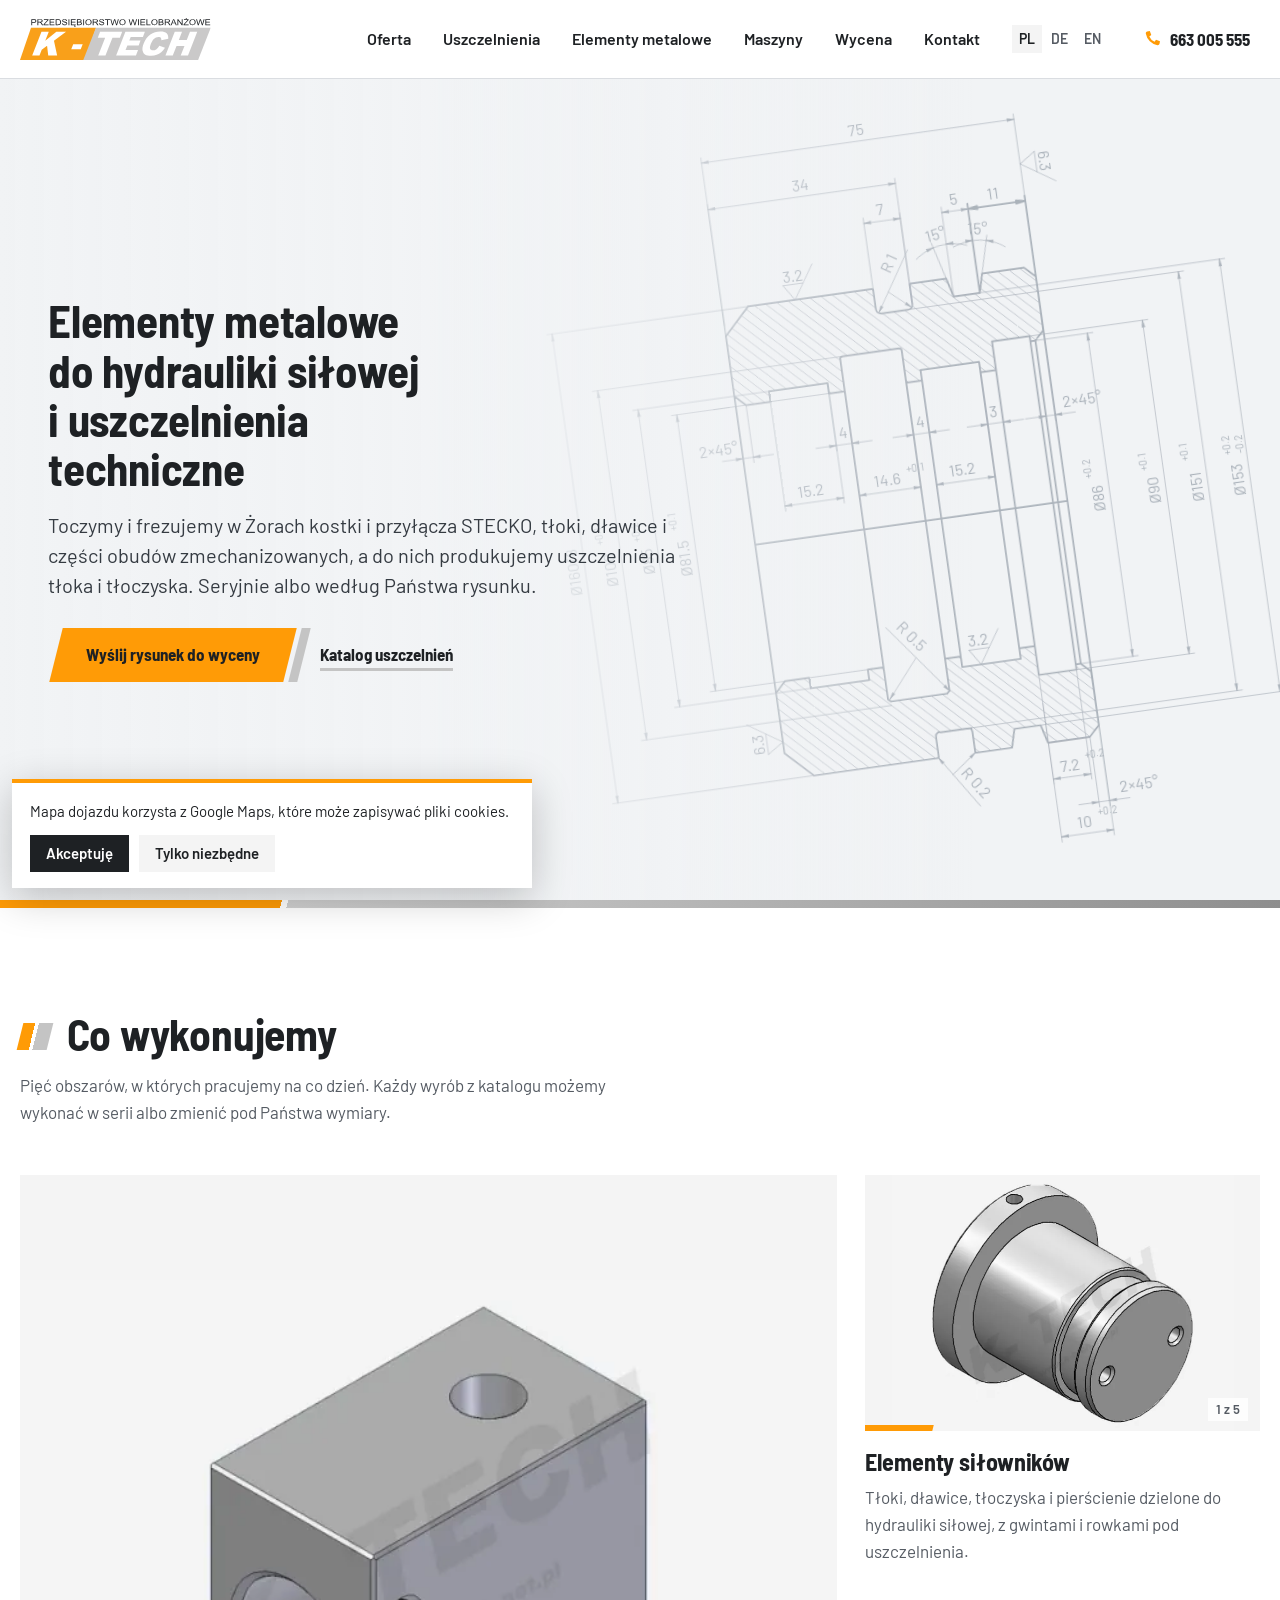
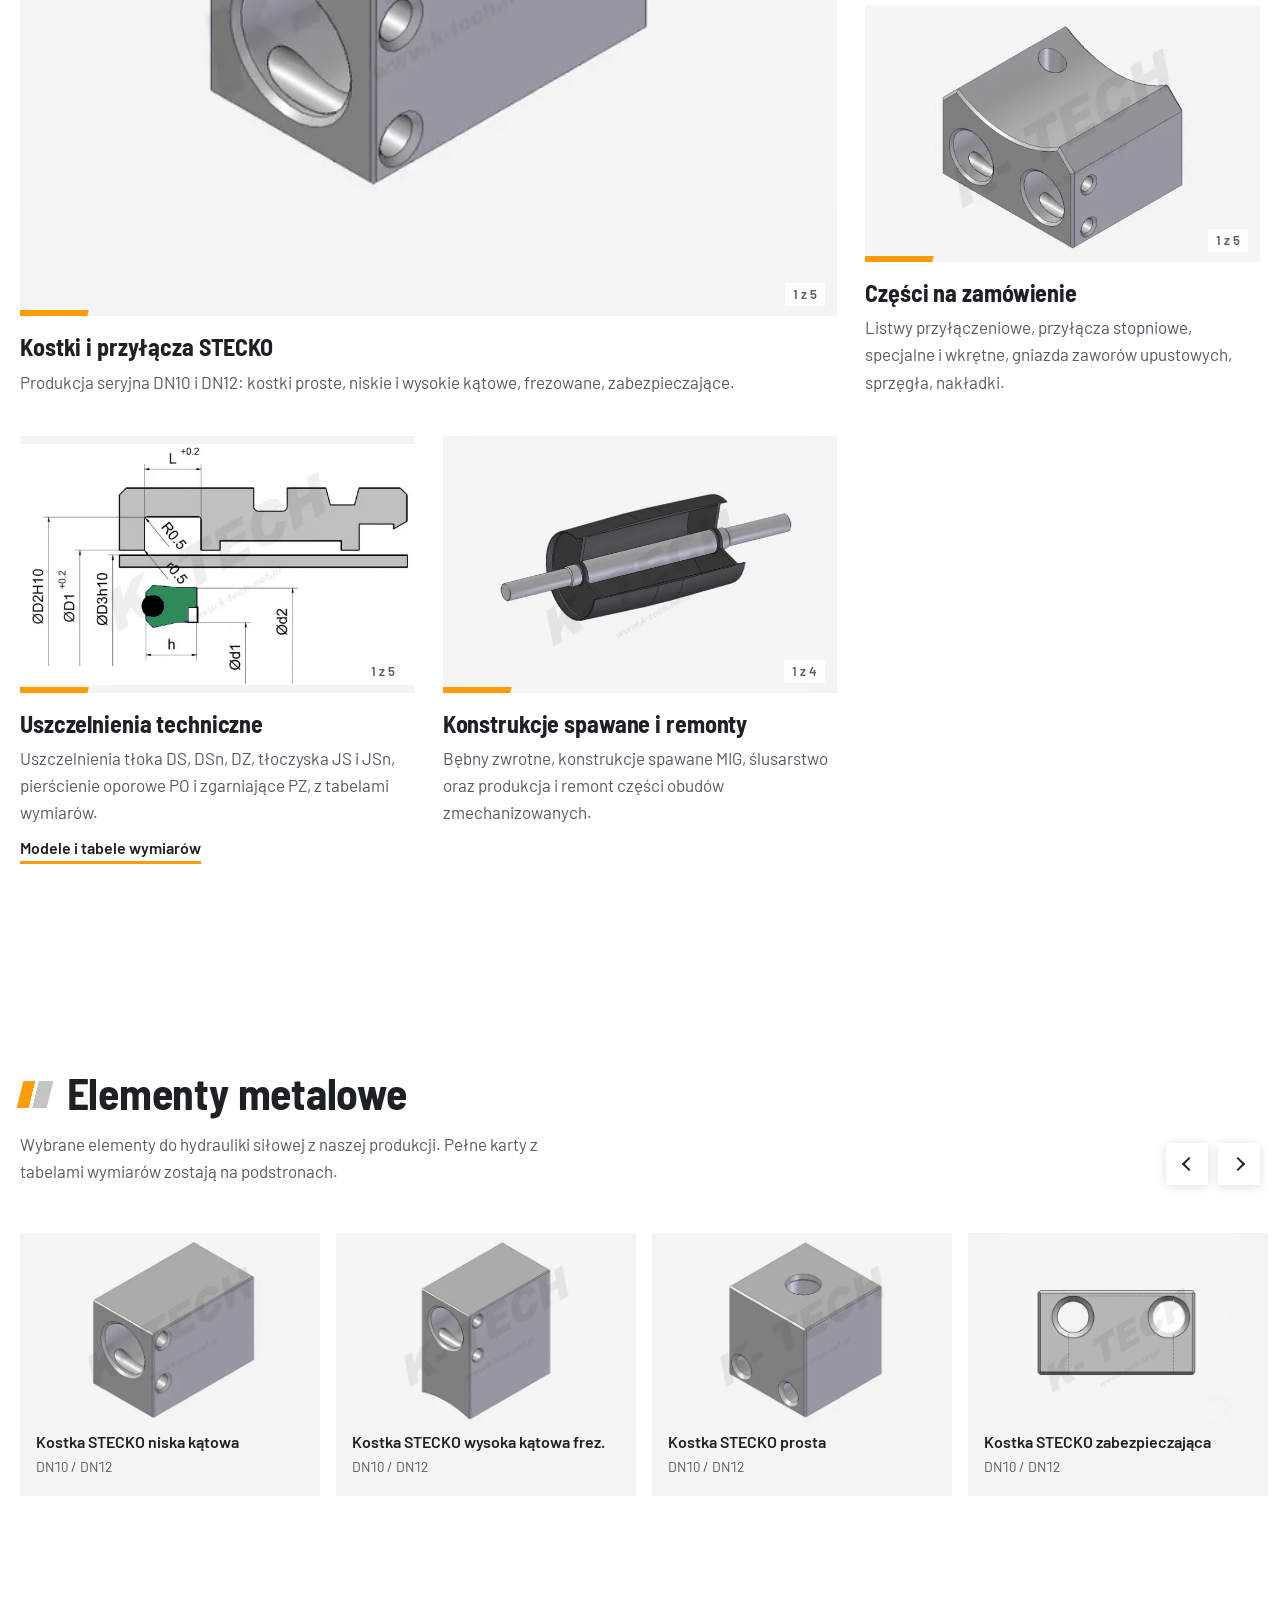
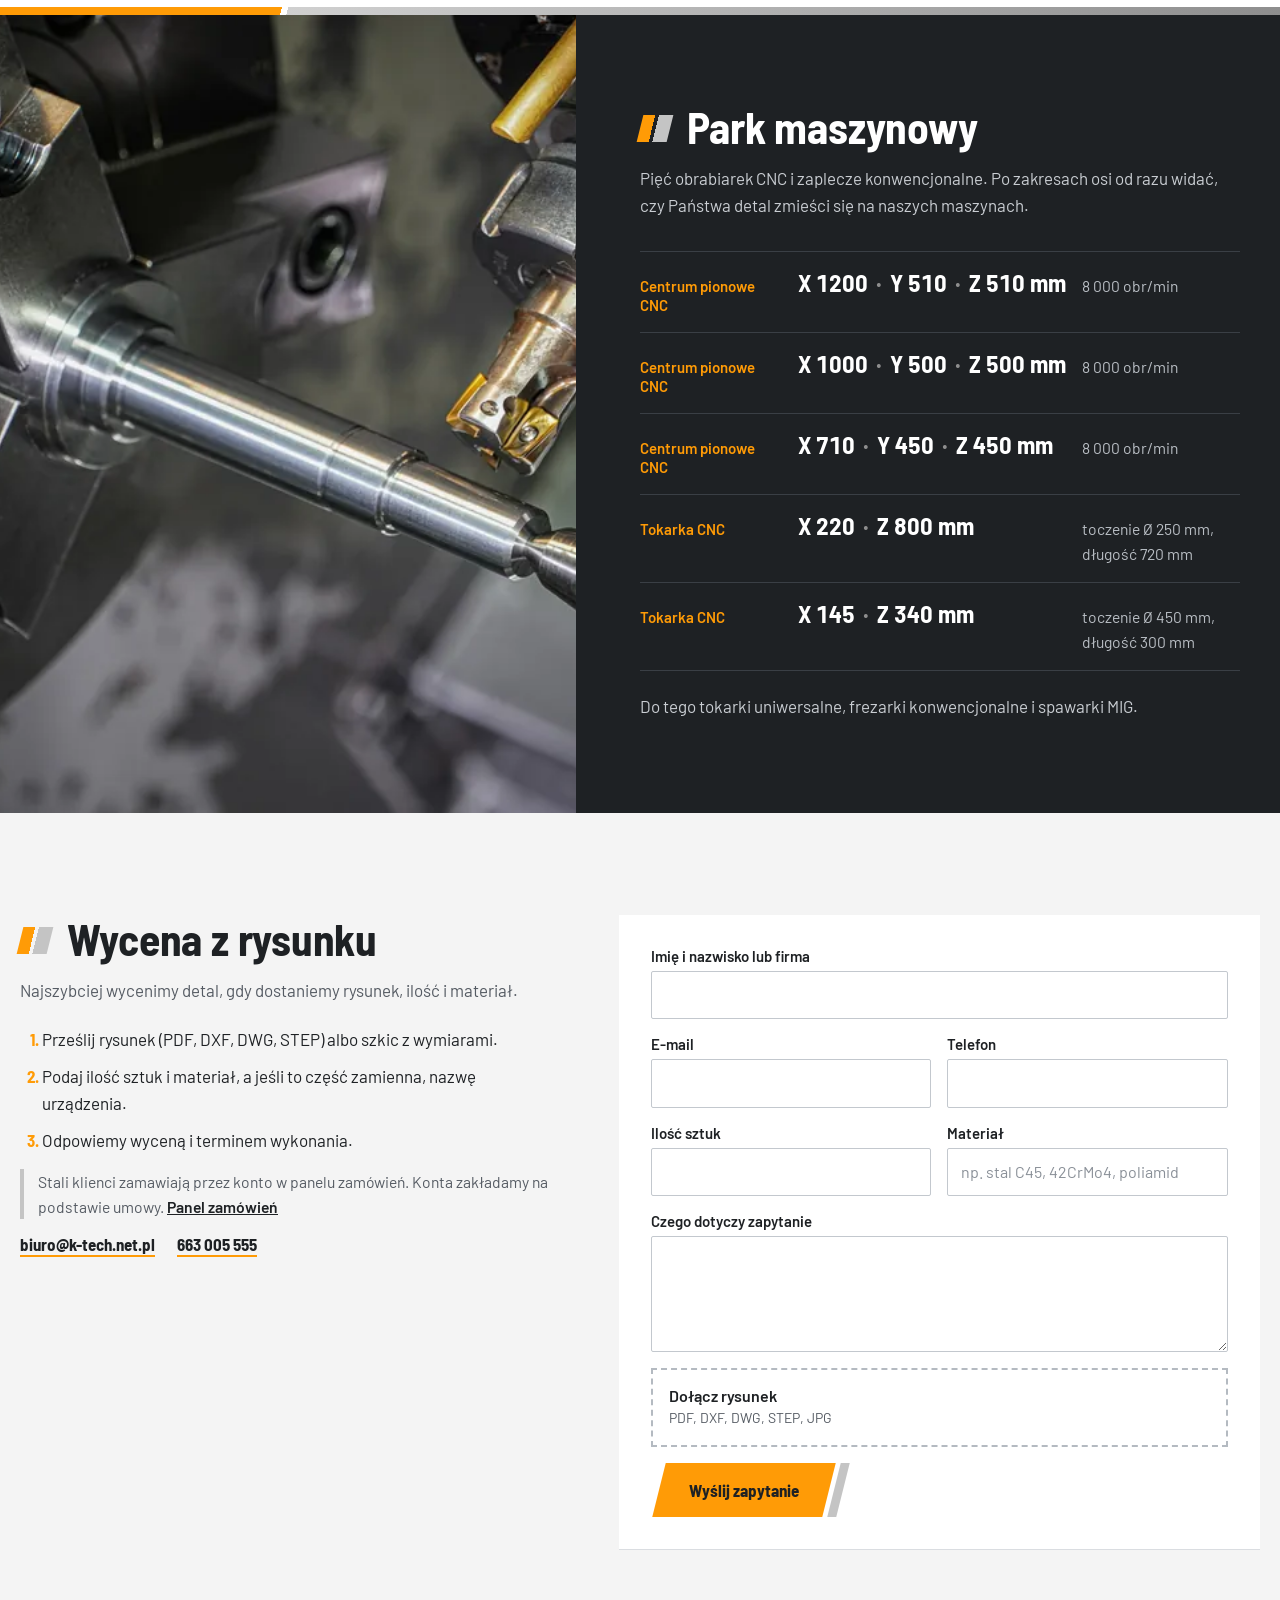
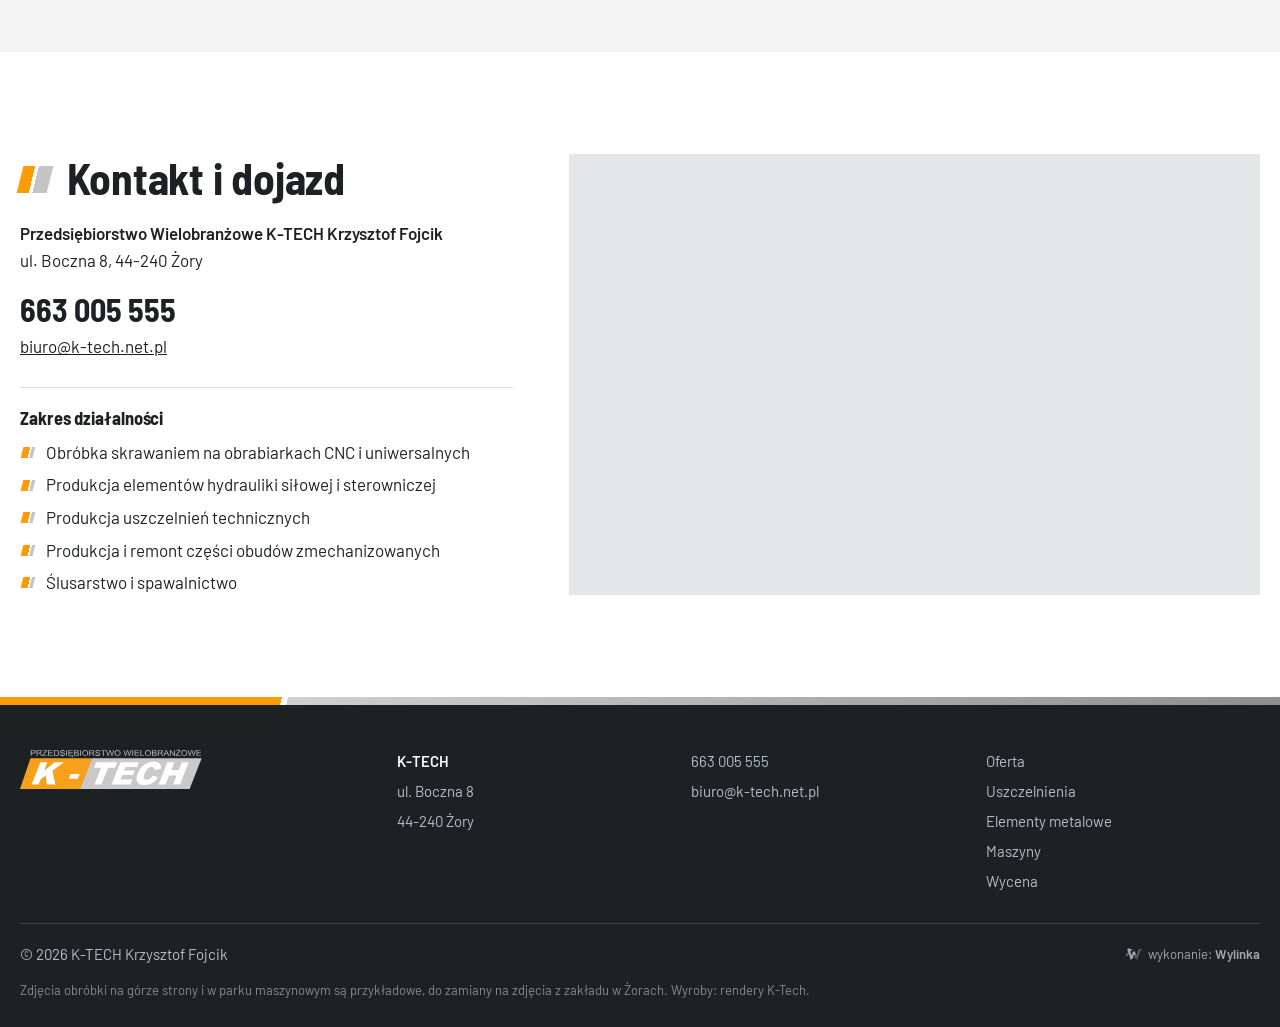
<file: index.html>
<!doctype html>
<html lang="pl">
<head>
<meta charset="utf-8">
<meta name="viewport" content="width=device-width,initial-scale=1,viewport-fit=cover">
<meta name="robots" content="noindex,nofollow">
<title>K-Tech Żory - elementy metalowe do hydrauliki siłowej i uszczelnienia techniczne</title>
<meta name="description" content="Obróbka skrawaniem CNC w Żorach: kostki i przyłącza STECKO, tłoki, dławice, produkcja uszczelnień technicznych, części obudów zmechanizowanych, konstrukcje spawane. Wycena z rysunku.">
<meta name="theme-color" content="#FFFFFF">
<link rel="alternate" hreflang="pl" href="https://wylinka-podglad.pl/ktech-koncepcja/">
<link rel="alternate" hreflang="de" href="https://wylinka-podglad.pl/ktech-koncepcja/de/">
<link rel="alternate" hreflang="en" href="https://wylinka-podglad.pl/ktech-koncepcja/en/">
<link rel="preload" href="fonts/barlow-semi-condensed-latin-700-normal.woff2" as="font" type="font/woff2" crossorigin>
<link rel="stylesheet" href="style.css">
<link rel="icon" href="img/favicon.svg" type="image/svg+xml">
<style>
.wylinka-badge{display:inline-flex;align-items:center;gap:.4em;color:inherit;text-decoration:none;font-size:.875em;line-height:1;opacity:.85}
.wylinka-badge:hover,.wylinka-badge:focus-visible{opacity:1}
.wylinka-badge:focus-visible{outline:2px solid currentColor;outline-offset:3px;border-radius:2px}
.wylinka-badge svg{width:18px;height:18px;flex:none;overflow:visible}
.wylinka-badge b{font-weight:600}
.wylinka-badge .wy-old{opacity:.45;transform-origin:40px 30px;transition:transform .32s cubic-bezier(.3,.7,.4,1),opacity .32s ease-out}
.wylinka-badge .wy-pod{opacity:0;transition:opacity .2s ease-out .08s}
.wylinka-badge:hover .wy-old,.wylinka-badge:focus-visible .wy-old{transform:translate(9px,7px) rotate(9deg);opacity:0}
.wylinka-badge:hover .wy-pod,.wylinka-badge:focus-visible .wy-pod{opacity:1}
@media (prefers-reduced-motion:reduce){.wylinka-badge .wy-old,.wylinka-badge .wy-pod{transition:none}.wylinka-badge:hover .wy-old,.wylinka-badge:focus-visible .wy-old{transform:none;opacity:.45}.wylinka-badge:hover .wy-pod,.wylinka-badge:focus-visible .wy-pod{opacity:0}}
</style>
</head>
<body>
<a class="skip" href="#tresc">Przejdź do treści</a>

<svg width="0" height="0" style="position:absolute" aria-hidden="true">
  <defs>
    <symbol id="logo" viewBox="0 0 702.6 154.7"><path fill-rule="evenodd" d="M41.7 26.3L41.7 4.6L50.8 4.6C52.4 4.6 53.5 4.6 54.4 4.8C55.5 4.9 56.6 5.3 57.4 5.7C58.3 6.2 58.8 6.9 59.4 7.9C59.7 8.8 60.1 9.7 60.1 10.8C60.1 12.6 59.4 14.3 58.1 15.5C56.8 16.8 54.4 17.4 51.0 17.4L44.8 17.4L44.8 26.3L41.7 26.3M44.8 14.8L51.2 14.8C53.2 14.8 54.6 14.4 55.5 13.9C56.3 13.2 56.8 12.1 56.8 11.0C56.8 10.0 56.5 9.1 56.1 8.6C55.5 7.9 54.8 7.5 53.9 7.3C53.5 7.1 52.4 7.1 51.0 7.1L44.8 7.1L44.8 14.8M64.1 26.3L64.1 4.6L74.9 4.6C76.9 4.6 78.6 4.8 79.7 5.1C80.9 5.5 81.7 6.2 82.4 7.1C83.1 8.2 83.5 9.3 83.5 10.4C83.5 12.1 82.8 13.3 81.8 14.3C80.6 15.3 78.9 16.1 76.5 16.4C77.5 16.6 78.0 17.2 78.6 17.4C79.5 18.3 80.4 19.2 81.1 20.3L85.3 26.3L81.3 26.3L78.2 21.7C77.3 20.5 76.5 19.4 75.8 18.8C75.3 18.1 74.7 17.5 74.2 17.2C73.8 17.0 73.3 16.8 72.9 16.6C72.5 16.6 71.8 16.6 71.1 16.6L67.4 16.6L67.4 26.3L64.1 26.3M67.4 14.1L74.2 14.1C75.6 14.1 76.7 14.1 77.6 13.7C78.4 13.3 79.1 13.0 79.5 12.4C79.8 11.7 80.2 11.1 80.2 10.4C80.2 9.5 79.7 8.6 78.9 7.9C78.0 7.3 76.7 6.9 74.9 6.9L67.4 6.9L67.4 14.1M86.4 26.3L86.4 23.6L98.8 9.7C99.7 8.6 100.5 7.9 101.2 7.1L87.9 7.1L87.9 4.6L105.0 4.6L105.0 7.1L91.5 22.1L90.1 23.7L105.4 23.7L105.4 26.3L86.4 26.3M109.1 26.3L109.1 4.6L126.4 4.6L126.4 7.1L112.2 7.1L112.2 13.7L125.5 13.7L125.5 16.3L112.2 16.3L112.2 23.7L127.0 23.7L127.0 26.3L109.1 26.3M131.4 26.3L131.4 4.6L139.6 4.6C141.6 4.6 143.0 4.6 144.0 4.8C145.4 5.1 146.5 5.7 147.4 6.4C148.7 7.3 149.6 8.6 150.4 10.0C150.9 11.7 151.3 13.3 151.3 15.3C151.3 17.0 151.1 18.5 150.7 19.5C150.2 21.0 149.6 21.9 149.1 22.8C148.3 23.6 147.6 24.3 146.9 24.8C146.0 25.2 145.1 25.6 144.0 25.9C142.9 26.1 141.6 26.3 140.1 26.3L131.4 26.3M134.6 23.7L139.8 23.7C141.2 23.7 142.5 23.6 143.4 23.2C144.3 23.0 145.1 22.7 145.6 22.1C146.3 21.4 146.9 20.5 147.4 19.4C147.8 18.3 148.0 16.8 148.0 15.2C148.0 13.0 147.6 11.1 146.7 10.0C146.0 8.8 144.9 7.9 143.8 7.5C142.9 7.1 141.6 7.1 139.6 7.1L134.6 7.1L134.6 23.7M154.6 19.2L157.7 19.0C157.8 20.1 158.0 21.0 158.6 21.7C159.1 22.5 159.9 23.0 160.9 23.4C162.0 23.7 163.3 24.1 164.8 24.1C165.9 24.1 167.0 23.9 167.9 23.6C168.8 23.2 169.5 22.8 170.1 22.3C170.4 21.6 170.6 21.0 170.6 20.3C170.6 19.7 170.4 19.0 170.1 18.6C169.5 18.1 168.8 17.7 167.9 17.4C167.2 17.0 165.7 16.6 163.5 16.3C161.3 15.7 159.9 15.3 158.9 15.0C157.8 14.3 156.9 13.7 156.4 12.8C155.8 12.1 155.5 11.1 155.5 10.2C155.5 9.1 155.8 8.0 156.6 7.1C157.3 6.2 158.2 5.5 159.5 4.9C160.9 4.4 162.4 4.2 164.1 4.2C165.7 4.2 167.3 4.4 168.8 4.9C170.1 5.5 171.2 6.2 171.9 7.3C172.6 8.2 173.0 9.3 173.0 10.6L169.9 11.0C169.9 9.5 169.4 8.4 168.3 7.9C167.3 7.1 165.9 6.8 164.1 6.8C162.2 6.8 160.8 7.1 159.9 7.7C158.9 8.2 158.6 9.1 158.6 10.0C158.6 10.8 158.9 11.3 159.5 11.9C160.2 12.4 161.7 13.0 164.2 13.3C167.0 14.1 168.6 14.4 169.7 14.8C171.0 15.3 172.1 16.1 172.6 17.0C173.4 17.9 173.7 19.0 173.7 20.1C173.7 21.2 173.4 22.3 172.6 23.4C171.9 24.3 170.8 25.2 169.5 25.8C168.1 26.3 166.6 26.7 164.8 26.7C162.6 26.7 160.9 26.3 159.5 25.8C157.8 25.2 156.7 24.3 156.0 23.2C155.1 21.9 154.7 20.6 154.6 19.2M181.8 4.6L181.8 26.3L178.7 26.3L178.7 4.6ZM187.4 26.3L187.4 4.6L205.0 4.6L205.0 7.1L190.7 7.1L190.7 13.7L204.1 13.7L204.1 16.3L190.7 16.3L190.7 23.7L205.5 23.7L205.5 26.3L187.4 26.3M204.4 26.3C203.7 26.7 203.2 27.0 202.8 27.6C202.6 28.1 202.4 28.5 202.4 29.0C202.4 29.4 202.4 29.8 202.8 30.1C203.0 30.3 203.3 30.5 203.9 30.5C204.2 30.5 204.4 30.5 204.8 30.5C205.0 30.3 205.2 30.3 205.5 30.1L205.5 32.2C204.6 32.3 203.9 32.5 203.2 32.5C202.8 32.5 202.2 32.5 201.9 32.3C201.3 32.2 201.0 32.0 200.8 31.8C200.4 31.6 200.2 31.2 200.0 30.9C200.0 30.5 199.9 30.3 199.9 30.0C199.9 29.2 200.0 28.7 200.6 28.0C201.0 27.4 201.5 26.7 202.2 26.3L204.4 26.3M209.7 26.3L209.7 4.6L218.9 4.6C220.7 4.6 222.2 4.8 223.2 5.1C224.3 5.7 225.3 6.2 225.8 7.1C226.4 8.0 226.7 9.1 226.7 10.0C226.7 11.0 226.5 11.9 226.0 12.6C225.4 13.5 224.5 14.3 223.4 14.6C224.9 15.0 226.0 15.7 226.7 16.6C227.6 17.5 228.0 18.6 228.0 19.9C228.0 21.0 227.6 21.9 227.3 22.8C226.7 23.6 226.2 24.3 225.4 24.8C224.7 25.2 223.8 25.6 222.9 25.9C221.8 26.1 220.5 26.3 218.9 26.3L209.7 26.3M213.0 13.7L218.1 13.7C219.6 13.7 220.5 13.5 221.2 13.3C222.0 13.2 222.5 12.8 223.1 12.2C223.4 11.9 223.6 11.1 223.6 10.4C223.6 9.7 223.4 9.1 223.1 8.6C222.7 7.9 222.2 7.7 221.4 7.3C220.7 7.1 219.4 7.1 217.8 7.1L213.0 7.1L213.0 13.7M213.0 23.7L218.9 23.7C220.0 23.7 220.7 23.6 221.1 23.6C221.8 23.4 222.5 23.2 222.9 23.0C223.4 22.7 223.8 22.3 224.2 21.7C224.5 21.2 224.7 20.6 224.7 19.9C224.7 19.2 224.3 18.5 224.0 17.9C223.4 17.2 222.9 16.8 222.0 16.6C221.2 16.3 220.0 16.3 218.5 16.3L213.0 16.3L213.0 23.7M236.0 4.6L236.0 26.3L232.9 26.3L232.9 4.6ZM240.8 15.7C240.8 12.1 241.7 9.3 243.9 7.1C246.1 5.1 248.8 4.2 252.3 4.2C254.5 4.2 256.5 4.8 258.1 5.7C260.0 6.6 261.4 7.9 262.3 9.5C263.3 11.3 263.8 13.3 263.8 15.3C263.8 17.5 263.3 19.5 262.2 21.4C261.2 23.0 259.8 24.3 258.0 25.2C256.3 26.1 254.3 26.7 252.3 26.7C249.9 26.7 247.9 26.1 246.1 25.0C244.3 24.1 243.0 22.8 242.1 21.0C241.1 19.4 240.8 17.5 240.8 15.7M243.9 15.7C243.9 18.3 244.8 20.5 246.3 21.9C247.9 23.4 249.9 24.1 252.1 24.1C254.7 24.1 256.5 23.4 258.1 21.9C259.6 20.3 260.3 18.3 260.3 15.3C260.3 13.7 260.2 12.1 259.4 10.8C258.7 9.5 257.8 8.4 256.5 7.7C255.2 7.1 253.8 6.6 252.3 6.6C249.9 6.6 248.1 7.3 246.4 8.8C244.8 10.2 243.9 12.4 243.9 15.7M267.8 26.3L267.8 4.6L278.6 4.6C280.8 4.6 282.3 4.8 283.5 5.1C284.6 5.5 285.5 6.2 286.1 7.1C286.8 8.2 287.2 9.3 287.2 10.4C287.2 12.1 286.6 13.3 285.5 14.3C284.3 15.3 282.6 16.1 280.4 16.4C281.2 16.6 281.9 17.2 282.3 17.4C283.2 18.3 284.1 19.2 285.0 20.3L289.0 26.3L285.0 26.3L281.9 21.7C281.0 20.5 280.2 19.4 279.7 18.8C279.0 18.1 278.4 17.5 278.1 17.2C277.5 17.0 277.1 16.8 276.6 16.6C276.2 16.6 275.7 16.6 274.8 16.6L271.1 16.6L271.1 26.3L267.8 26.3M271.1 14.1L277.9 14.1C279.3 14.1 280.4 14.1 281.3 13.7C282.1 13.3 282.8 13.0 283.2 12.4C283.5 11.7 283.9 11.1 283.9 10.4C283.9 9.5 283.5 8.6 282.6 7.9C281.7 7.3 280.4 6.9 278.8 6.9L271.1 6.9L271.1 14.1M291.0 19.2L294.1 19.0C294.1 20.1 294.5 21.0 295.0 21.7C295.6 22.5 296.3 23.0 297.4 23.4C298.5 23.7 299.8 24.1 301.3 24.1C302.4 24.1 303.4 23.9 304.4 23.6C305.3 23.2 306.0 22.8 306.6 22.3C306.9 21.6 307.1 21.0 307.1 20.3C307.1 19.7 306.9 19.0 306.6 18.6C306.0 18.1 305.3 17.7 304.4 17.4C303.6 17.0 302.2 16.6 300.0 16.3C297.8 15.7 296.3 15.3 295.4 15.0C294.3 14.3 293.4 13.7 292.9 12.8C292.3 12.1 291.9 11.1 291.9 10.2C291.9 9.1 292.3 8.0 293.0 7.1C293.8 6.2 294.7 5.5 296.0 4.9C297.4 4.4 298.9 4.2 300.5 4.2C302.2 4.2 303.8 4.4 305.3 4.9C306.6 5.5 307.7 6.2 308.4 7.3C309.1 8.2 309.5 9.3 309.5 10.6L306.4 11.0C306.2 9.5 305.6 8.4 304.7 7.9C303.8 7.1 302.4 6.8 300.5 6.8C298.7 6.8 297.2 7.1 296.3 7.7C295.4 8.2 295.0 9.1 295.0 10.0C295.0 10.8 295.4 11.3 296.0 11.9C296.7 12.4 298.1 13.0 300.7 13.3C303.4 14.1 305.1 14.4 306.0 14.8C307.5 15.3 308.6 16.1 309.1 17.0C309.8 17.9 310.2 19.0 310.2 20.1C310.2 21.2 309.8 22.3 309.1 23.4C308.4 24.3 307.3 25.2 306.0 25.8C304.5 26.3 303.1 26.7 301.3 26.7C299.1 26.7 297.4 26.3 296.0 25.8C294.3 25.2 293.2 24.3 292.3 23.2C291.6 21.9 291.2 20.6 291.0 19.2M320.6 26.3L320.6 7.1L312.8 7.1L312.8 4.6L331.8 4.6L331.8 7.1L323.9 7.1L323.9 26.3L320.6 26.3M339.3 26.3L332.9 4.6L336.1 4.6L339.8 18.8C340.2 20.3 340.5 21.7 340.9 23.2C341.4 20.8 341.8 19.5 342.0 19.2L346.6 4.6L350.4 4.6L353.9 15.5C354.6 18.3 355.3 20.8 355.7 23.2C356.1 21.9 356.4 20.3 357.0 18.5L360.6 4.6L363.9 4.6L357.3 26.3L354.2 26.3L349.1 9.7C348.8 8.4 348.4 7.5 348.4 7.1C348.0 8.2 347.8 9.0 347.7 9.7L342.5 26.3L339.3 26.3M365.9 15.7C365.9 12.1 367.0 9.3 369.0 7.1C371.2 5.1 374.0 4.2 377.4 4.2C379.6 4.2 381.6 4.8 383.5 5.7C385.1 6.6 386.6 7.9 387.5 9.5C388.4 11.3 388.9 13.3 388.9 15.3C388.9 17.5 388.4 19.5 387.5 21.4C386.4 23.0 385.1 24.3 383.3 25.2C381.5 26.1 379.4 26.7 377.4 26.7C375.1 26.7 373.1 26.1 371.2 25.0C369.6 24.1 368.1 22.8 367.2 21.0C366.3 19.4 365.9 17.5 365.9 15.7M369.2 15.7C369.2 18.3 369.9 20.5 371.6 21.9C373.1 23.4 375.1 24.1 377.4 24.1C379.8 24.1 381.8 23.4 383.3 21.9C384.9 20.3 385.7 18.3 385.7 15.3C385.7 13.7 385.3 12.1 384.6 10.8C384.0 9.5 382.9 8.4 381.6 7.7C380.5 7.1 379.1 6.6 377.4 6.6C375.2 6.6 373.2 7.3 371.6 8.8C369.9 10.2 369.2 12.4 369.2 15.7M406.5 26.3L400.3 4.6L403.6 4.6L407.0 18.8C407.6 20.3 407.8 21.7 408.1 23.2C408.9 20.8 409.2 19.5 409.2 19.2L413.8 4.6L417.6 4.6L421.1 15.5C422.0 18.3 422.6 20.8 422.9 23.2C423.3 21.9 423.7 20.3 424.2 18.5L427.9 4.6L431.1 4.6L424.6 26.3L421.5 26.3L416.3 9.7C416.0 8.4 415.8 7.5 415.6 7.1C415.4 8.2 415.1 9.0 414.9 9.7L410.0 26.3L406.5 26.3M437.9 4.6L437.9 26.3L434.6 26.3L434.6 4.6ZM443.6 26.3L443.6 4.6L460.9 4.6L460.9 7.1L446.7 7.1L446.7 13.7L460.0 13.7L460.0 16.3L446.7 16.3L446.7 23.7L461.5 23.7L461.5 26.3L443.6 26.3M465.7 26.3L465.7 4.6L469.0 4.6L469.0 23.7L480.8 23.7L480.8 26.3L465.7 26.3M483.6 15.7C483.6 12.1 484.7 9.3 486.9 7.1C489.1 5.1 491.8 4.2 495.3 4.2C497.5 4.2 499.5 4.8 501.1 5.7C502.9 6.6 504.4 7.9 505.3 9.5C506.2 11.3 506.6 13.3 506.6 15.3C506.6 17.5 506.2 19.5 505.1 21.4C504.2 23.0 502.8 24.3 500.9 25.2C499.1 26.1 497.3 26.7 495.1 26.7C492.9 26.7 490.9 26.1 489.1 25.0C487.2 24.1 486.0 22.8 485.0 21.0C484.1 19.4 483.6 17.5 483.6 15.7M486.9 15.7C486.9 18.3 487.8 20.5 489.2 21.9C490.9 23.4 492.7 24.1 495.1 24.1C497.6 24.1 499.5 23.4 501.1 21.9C502.6 20.3 503.3 18.3 503.3 15.3C503.3 13.7 502.9 12.1 502.4 10.8C501.7 9.5 500.8 8.4 499.5 7.7C498.2 7.1 496.7 6.6 495.3 6.6C492.9 6.6 491.1 7.3 489.4 8.8C487.8 10.2 486.9 12.4 486.9 15.7M510.6 26.3L510.6 4.6L519.8 4.6C521.6 4.6 523.0 4.8 524.1 5.1C525.2 5.7 526.1 6.2 526.7 7.1C527.4 8.0 527.6 9.1 527.6 10.0C527.6 11.0 527.4 11.9 526.9 12.6C526.3 13.5 525.4 14.3 524.3 14.6C525.8 15.0 526.9 15.7 527.6 16.6C528.5 17.5 528.9 18.6 528.9 19.9C528.9 21.0 528.5 21.9 528.2 22.8C527.6 23.6 527.1 24.3 526.3 24.8C525.6 25.2 524.7 25.6 523.8 25.9C522.7 26.1 521.4 26.3 519.9 26.3L510.6 26.3M513.9 13.7L519.0 13.7C520.5 13.7 521.6 13.5 522.1 13.3C522.9 13.2 523.6 12.8 524.0 12.2C524.3 11.9 524.5 11.1 524.5 10.4C524.5 9.7 524.3 9.1 524.0 8.6C523.6 7.9 523.0 7.7 522.3 7.3C521.6 7.1 520.3 7.1 518.7 7.1L513.9 7.1L513.9 13.7M513.9 23.7L519.9 23.7C520.8 23.7 521.6 23.6 521.9 23.6C522.7 23.4 523.4 23.2 524.0 23.0C524.3 22.7 524.7 22.3 525.1 21.7C525.4 21.2 525.6 20.6 525.6 19.9C525.6 19.2 525.4 18.5 524.9 17.9C524.3 17.2 523.8 16.8 522.9 16.6C522.1 16.3 520.8 16.3 519.4 16.3L513.9 16.3L513.9 23.7M533.3 26.3L533.3 4.6L544.1 4.6C546.1 4.6 547.7 4.8 548.8 5.1C549.9 5.5 550.8 6.2 551.5 7.1C552.3 8.2 552.5 9.3 552.5 10.4C552.5 12.1 551.9 13.3 550.8 14.3C549.7 15.3 548.1 16.1 545.7 16.4C546.6 16.6 547.2 17.2 547.7 17.4C548.6 18.3 549.5 19.2 550.3 20.3L554.5 26.3L550.4 26.3L547.3 21.7C546.4 20.5 545.7 19.4 545.0 18.8C544.4 18.1 543.9 17.5 543.3 17.2C543.0 17.0 542.4 16.8 541.9 16.6C541.7 16.6 540.9 16.6 540.2 16.6L536.4 16.6L536.4 26.3L533.3 26.3M536.4 14.1L543.3 14.1C544.8 14.1 545.9 14.1 546.8 13.7C547.5 13.3 548.1 13.0 548.6 12.4C549.0 11.7 549.2 11.1 549.2 10.4C549.2 9.5 548.8 8.6 547.9 7.9C547.2 7.3 545.9 6.9 544.1 6.9L536.4 6.9L536.4 14.1M554.8 26.3L564.1 4.6L567.6 4.6L577.5 26.3L573.8 26.3L571.1 19.5L560.9 19.5L558.3 26.3L554.8 26.3M561.8 17.4L570.0 17.4L567.4 11.3C566.7 9.5 566.2 8.0 565.8 6.8C565.4 8.2 565.1 9.5 564.3 11.0L561.8 17.4M579.9 26.3L579.9 4.6L583.1 4.6L595.8 21.6L595.8 4.6L598.9 4.6L598.9 26.3L595.6 26.3L583.0 9.1L583.0 26.3L579.9 26.3M602.3 26.3L602.3 23.6L614.8 9.7C615.5 8.6 616.4 7.9 617.1 7.1L603.8 7.1L603.8 4.6L621.0 4.6L621.0 7.1L607.4 22.1L606.0 23.7L621.3 23.7L621.3 26.3L602.3 26.3M610.7 3.1L610.7 0.0L614.4 0.0L614.4 3.1L610.7 3.1M623.9 15.7C623.9 12.1 624.8 9.3 627.0 7.1C629.2 5.1 631.9 4.2 635.4 4.2C637.6 4.2 639.6 4.8 641.4 5.7C643.1 6.6 644.5 7.9 645.4 9.5C646.4 11.3 646.9 13.3 646.9 15.3C646.9 17.5 646.4 19.5 645.4 21.4C644.3 23.0 643.1 24.3 641.2 25.2C639.4 26.1 637.4 26.7 635.4 26.7C633.0 26.7 631.0 26.1 629.2 25.0C627.5 24.1 626.1 22.8 625.2 21.0C624.3 19.4 623.9 17.5 623.9 15.7M627.0 15.7C627.0 18.3 627.9 20.5 629.4 21.9C631.0 23.4 633.0 24.1 635.4 24.1C637.8 24.1 639.6 23.4 641.2 21.9C642.7 20.3 643.6 18.3 643.6 15.3C643.6 13.7 643.3 12.1 642.5 10.8C641.8 9.5 640.9 8.4 639.6 7.7C638.3 7.1 637.0 6.6 635.4 6.6C633.0 6.6 631.2 7.3 629.6 8.8C627.9 10.2 627.0 12.4 627.0 15.7M655.1 26.3L648.7 4.6L652.0 4.6L655.7 18.8C656.0 20.3 656.4 21.7 656.8 23.2C657.3 20.8 657.7 19.5 657.9 19.2L662.4 4.6L666.3 4.6L669.7 15.5C670.5 18.3 671.2 20.8 671.6 23.2C671.9 21.9 672.3 20.3 672.8 18.5L676.5 4.6L679.8 4.6L673.2 26.3L670.1 26.3L665.0 9.7C664.6 8.4 664.3 7.5 664.3 7.1C663.9 8.2 663.7 9.0 663.5 9.7L658.4 26.3L655.1 26.3M682.7 26.3L682.7 4.6L700.1 4.6L700.1 7.1L686.0 7.1L686.0 13.7L699.2 13.7L699.2 16.3L686.0 16.3L686.0 23.7L700.8 23.7L700.8 26.3L682.7 26.3" fill="currentColor"/><path fill-rule="evenodd" d="M40.6 36.2L-0.0 154.7L240.1 154.7L280.4 36.2L40.6 36.2" fill="#F9A01A"/><path fill-rule="evenodd" d="M279.7 36.2L233.1 154.7L656.0 154.7L702.6 36.2L279.7 36.2" fill="#CAC9C9"/><path fill-rule="evenodd" d="M79.1 51.0L106.0 51.0L93.0 83.9L133.9 51.0L169.5 51.0L125.1 83.7L136.8 137.7L104.0 137.7L99.7 102.1L80.0 116.6L71.8 137.7L44.9 137.7L79.1 51.0M196.0 96.8L230.9 96.8L223.6 115.5L188.7 115.5L196.0 96.8M294.9 51.0L376.3 51.0L367.9 72.3L340.5 72.3L314.8 137.7L288.1 137.7L313.7 72.3L286.5 72.3L294.9 51.0M388.2 51.0L460.0 51.0L452.7 69.6L407.9 69.6L402.5 83.3L443.9 83.3L437.0 101.0L395.5 101.0L388.8 118.2L434.8 118.2L427.1 137.7L354.1 137.7L388.2 51.0M513.4 102.3L534.0 109.2C529.8 116.0 525.2 121.5 520.1 125.9C515.0 130.3 509.3 133.5 503.5 135.7C497.6 138.1 490.7 139.2 482.9 139.2C473.5 139.2 466.4 137.7 461.5 135.0C456.5 132.3 453.3 127.5 451.6 120.6C450.0 113.6 451.4 104.9 455.6 94.1C461.3 79.8 469.3 68.9 480.1 61.0C490.7 53.3 502.9 49.5 517.0 49.5C528.0 49.5 535.6 51.7 540.2 56.1C544.6 60.7 546.6 67.4 546.1 76.5L520.5 81.7C520.7 79.1 520.5 77.3 520.1 76.0C519.4 74.0 518.1 72.3 516.5 71.3C514.6 70.2 512.4 69.6 509.7 69.6C503.7 69.6 498.0 72.2 492.9 76.9C489.1 80.6 485.6 86.2 482.5 94.1C478.8 103.6 477.6 110.2 479.2 113.6C480.7 117.3 484.1 119.1 489.4 119.1C494.5 119.1 498.9 117.7 502.8 114.7C506.4 111.8 509.9 107.8 513.4 102.3M570.0 51.0L596.8 51.0L585.0 81.3L614.2 81.3L626.1 51.0L652.9 51.0L618.8 137.7L591.9 137.7L605.8 102.7L576.6 102.7L562.7 137.7L535.8 137.7L570.0 51.0" fill="#fff"/></symbol>
    <symbol id="tel" viewBox="0 0 20 20"><path d="M5.2 2.5 7.8 2l1.5 4-2 1.4a10 10 0 0 0 5.3 5.3l1.4-2 4 1.5-.5 2.6c-.2.9-1 1.5-1.9 1.4A14.5 14.5 0 0 1 3.8 4.4c-.1-.9.5-1.7 1.4-1.9Z" fill="currentColor"/></symbol>
  </defs>
</svg>

<header class="top" id="top">
  <div class="top-in">
    <a class="logo" href="#start" aria-label="K-Tech - strona główna"><svg viewBox="0 0 702.6 154.7" role="img"><title>K-TECH Przedsiębiorstwo Wielobranżowe</title><use href="#logo"/></svg></a>
    <nav class="nav" aria-label="Menu">
      <a href="#oferta">Oferta</a>
      <a href="uszczelnienia/">Uszczelnienia</a>
      <a href="#wyroby">Elementy metalowe</a>
      <a href="#maszyny">Maszyny</a>
      <a href="#wycena">Wycena</a>
      <a href="#kontakt">Kontakt</a>
    </nav>
    <div class="jezyki" aria-label="Język / Sprache / Language"><a href="./" hreflang="pl" lang="pl" aria-current="page">PL</a><a href="de/" hreflang="de" lang="de">DE</a><a href="en/" hreflang="en" lang="en">EN</a></div>
    <a class="top-tel" href="tel:+48663005555" aria-label="Zadzwoń: 663 005 555"><svg><use href="#tel"/></svg><span>663 005 555</span></a>
    <button class="burger" type="button" aria-expanded="false" aria-controls="menu-mob" aria-label="Otwórz menu"><span></span><span></span><span></span></button>
  </div>
  <div class="menu-mob" id="menu-mob" hidden>
    <nav aria-label="Menu">
      <a href="#oferta">Oferta</a>
      <a href="uszczelnienia/">Uszczelnienia</a>
      <a href="#wyroby">Elementy metalowe</a>
      <a href="#maszyny">Maszyny</a>
      <a href="#wycena">Wycena</a>
      <a href="#kontakt">Kontakt</a>
    </nav>
    <div class="menu-mob-dol">
      <div class="jezyki"><a href="./" hreflang="pl" lang="pl" aria-current="page">PL</a><a href="de/" hreflang="de" lang="de">DE</a><a href="en/" hreflang="en" lang="en">EN</a></div>
      <a class="menu-mob-tel" href="tel:+48663005555">663 005 555</a>
    </div>
  </div>
</header>

<main id="tresc">

<section class="hero" id="start">
  <div class="hero-tlo" aria-hidden="true"><svg class="hero-rys" focusable="false" viewBox="0 0 398 413"><g fill="none" stroke="currentColor" stroke-linecap="round" stroke-linejoin="round"><path stroke-width=".9" d="M117.3 225.2L286.4 225.2M218.1 225.2L218.1 144.8M209.6 136L209.6 226.2M176.3 151.5L176.3 226.2M176.3 136L176.3 151.5M176.3 150.4L176.3 151.5M176.3 136L176.3 150.4M117.3 134.9L117.3 225.2M286.4 117.6L286.4 225.2M278.6 225.2L278.6 134.9M258.2 134.9L258.2 225.2M249.8 225.2L249.8 144.8M117.3 225.2L117.3 315.5M176.3 316.5L176.3 226.2M209.6 226.2L209.6 316.5M218.1 225.2L218.1 305.6M249.8 225.2L249.8 305.6M258.2 315.5L258.2 225.2M278.6 225.2L278.6 315.5M286.4 332.7L286.4 225.2M117.3 150.4L117.3 144.8M117.3 321.2L117.3 315.5M255.4 108.2L255.4 59.9M286.4 108.2L286.4 59.9M255.4 62.8L260.4 63.6M260.4 63.6L260.4 61.8M260.4 61.8L255.4 62.8M286.4 62.8L281.4 61.8M281.4 61.8L281.4 63.6M281.4 63.6L286.4 62.8M255.4 62.8L286.4 62.8M280.7 98.2L286.4 103.8M286.4 103.8L286.4 117.6M278.6 137.7L278.6 134.9M278.6 134.9L258.2 134.9M258.2 134.9L258.2 150.4M258.2 150.4L249.8 150.4M176.3 150.4L167.8 150.4M167.8 150.4L167.8 144.8M136.1 144.8L136.1 150.4M218.1 150.4L209.6 150.4M209.6 151.5L209.6 133.1M209.6 133.1C209.6 132.4 209 131.7 208.1 131.7M208.1 131.7L177.8 131.7M177.8 131.7C176.9 131.7 176.3 132.4 176.3 133.1M176.3 133.1L176.3 151.5M122.9 150.4L136.1 150.4M122.9 150.4L117.3 144.8M140.4 98.2L198.4 98.2M198.4 98.2C198.8 98.2 199 98.4 199 98.8M199 98.8L199 109M218.7 109L218.7 98.8M218.7 98.8C218.7 98.4 219 98.2 219.3 98.2M219.3 98.2L238.6 98.2M238.6 98.2L241.2 108.2M241.2 108.2L255.4 108.2M255.4 108.2L258 98.2M258 98.2L280.7 98.2M201.4 111.8L215.9 111.8M201.8 111.9C200.2 111.9 199 110.7 199 109.1M199 109.1L199 109C199 109 199 109 199 109M215.9 111.9C217.5 111.9 218.7 110.7 218.7 109.1M218.7 109.1L218.7 109C218.7 109 218.7 109 218.7 109M199 98.8L198.4 98.2M198.4 98.2L131.3 98.2M131.3 98.2L117.3 112.4M117.3 112.4L117.3 144.8M117.3 144.8L122.9 150.4M122.9 150.4L136.1 150.4M176.3 151.5L176.3 133.1M177.8 131.7L208.1 131.7M209.6 133.1L209.6 151.5M209.6 150.4L218.1 150.4M218.1 150.4L218.1 144.8M249.8 144.8L249.8 150.4M167.8 144.8L167.8 150.4M249.8 150.4L258.2 150.4M167.8 150.4L176.3 150.4M258.2 150.4L258.2 134.9M258.2 134.9L278.6 134.9M278.6 134.9L278.6 137.7M278.6 137.7L281.3 137.7M281.3 137.7L286.2 132.9M286.2 132.9L286.4 103.8M286.4 103.8L280.7 98.2M280.7 98.2L258 98.2M258 98.2L255.4 108.2M255.4 108.2L241.2 108.2M241.2 108.2L238.6 98.2M238.6 98.2L219.3 98.2M219.3 98.2L218.7 98.8M281.3 137.7L281.3 225.2M281.3 225.2L281.3 312.6M122.9 299.9L117.3 305.6M117.3 305.6L117.3 338.1M117.3 338.1L131.3 352.1M131.3 352.1L198.4 352.1M198.4 352.1L199 351.6M199 351.6L199 341.2M199 341.2L199.1 339.6M199.1 339.6L200.6 338.3M200.6 338.3L201.8 338.6M201.8 338.6L215.9 338.6M215.9 338.6L218.3 338.8M218.3 338.8L218.7 340.6M218.7 340.6L218.7 351.6M218.7 351.6L219.3 352.1M219.3 352.1L238.6 352.1M238.6 352.1L241.2 342.3M241.2 342.3L255.4 342.3M255.4 342.3L258 352.1M258 352.1L280.7 352.1M280.7 352.1L286.4 346.5M286.4 346.5L286.2 317.6M286.2 317.6L281.3 312.6M281.3 312.6L278.6 312.6M278.6 312.6L278.6 315.5M278.6 315.5L258.2 315.5M258.2 315.5L258.2 299.9M258.2 299.9L249.8 299.9M249.8 299.9L249.8 305.6M249.8 305.6L218.1 305.6M218.1 305.6L218.1 299.9M218.1 299.9L209.6 299.9M209.6 299.9L209.6 317.2M209.6 317.2L208.1 318.6M208.1 318.6L177.8 318.6M177.8 318.6L176.3 317.2M176.3 317.2L176.3 299.9M176.3 299.9L167.8 299.9M167.8 299.9L167.8 305.6M167.8 305.6L136.1 305.6M136.1 305.6L136.1 299.9M136.1 299.9L122.9 299.9M122.9 299.9L122.9 299.9M167.8 144.8L136.1 144.8M218.1 144.8L249.8 144.8"/><path stroke-width=".35" d="M240 287.8L228.4 305.6M228.4 305.6L223 297.2M223 297.2L233.9 297.2M168.4 80.4L156.8 98.2M156.8 98.2L151.4 89.8M151.4 89.8L162.2 89.8M108.8 337.5L108.8 326.6M294.8 37.2L294.8 48.2M99.4 320.3L117.3 332M304.2 54.4L286.4 42.8M117.3 332L108.8 337.5M286.4 42.8L294.8 37.2M176.3 133.1L176.3 151.5M209.6 133.1L209.6 151.5M218.1 144.8L218.1 150.4M208.1 131.7L177.8 131.7M177.8 131.7C176.9 131.7 176.3 132.4 176.3 133.1M209.6 133.1C209.6 132.4 209 131.7 208.1 131.7M199 98.8L199 109.2M199 98.8C199 98.4 198.8 98.2 198.4 98.2M280.7 352.1L258.2 352.1M280.7 352.1L258.2 352.1M280.7 352.1L258.2 352.1M280.7 352.1L258.2 352.1M280.7 352.1L258.2 352.1M280.7 352.1L258.2 352.1M286.4 346.5L280.7 352.1M258.2 150.4L258.2 134.9M258.2 150.4L258.2 134.9M249.8 144.8L249.8 150.4M167.8 144.8L167.8 150.4M255.4 108.2L241.2 108.2M218.7 98.8L218.7 109.2M219.3 98.2C219 98.2 218.7 98.4 218.7 98.8M241.2 108.2L238.6 98.2M278.6 134.9L258.2 134.9M255.4 108.2L258 98.2M286.4 103.8L280.7 98.2M286.4 117.6L286.4 103.8M278.6 137.7L278.6 134.9M140.4 98.2L140.4 98.2M167.8 150.4L167.8 144.8M249.8 150.4L258.2 150.4M167.8 150.4L176.3 150.4M209.6 150.4L218.1 150.4M105.4 150.4L113.8 150.4M190 98.2L198.4 98.2M190 98.2L140.4 98.2M199 98.8L199 98.2M218.7 98.8L218.7 98.2M219.3 98.2L238.6 98.2M258 98.2L280.7 98.2M176.3 151.5L176.3 209.7M209.6 151.5L209.6 209.7M176.3 206.9L179.9 207.5M179.9 207.5L179.9 206.2M179.9 206.2L176.3 206.9M209.6 206.9L206 206.2M206 206.2L206 207.5M206 207.5L209.6 206.9M176.3 206.9L209.6 206.9M198.8 352L200.2 355.4M200.2 355.4L201.3 354.8M201.3 354.8L198.8 352M198.8 352L217.5 380.7M218.8 351.9L215.6 353.6M215.6 353.6L216.3 354.5M216.3 354.5L218.8 351.9M218.8 351.9L205.2 362M280.7 352.1L280.7 390.2M286.4 346.5L286.4 390.2M280.7 387.4L277.1 386.8M277.1 386.8L277.1 388M277.1 388L280.7 387.4M286.4 387.4L290.1 388M290.1 388L290.1 386.8M290.1 386.8L286.4 387.4M269.8 387.4L297.4 387.4M258.2 315.5L258.2 374.7M278.6 315.5L278.6 374.7M258.2 371.9L261.9 372.5M261.9 372.5L261.9 371.2M261.9 371.2L258.2 371.9M278.6 371.9L274.8 371.2M274.8 371.2L274.8 372.5M274.8 372.5L278.6 371.9M258.2 371.9L278.6 371.9M258.2 331L258.2 406M286.4 331L286.4 406M258.2 403.2L261.9 403.8M261.9 403.8L261.9 402.5M261.9 402.5L258.2 403.2M286.4 403.2L282.8 402.5M282.8 402.5L282.8 403.8M282.8 403.8L286.4 403.2M258.2 403.2L286.4 403.2M209.6 317.2L207.9 314M207.9 314L206.9 314.8M206.9 314.8L209.6 317.2M209.6 317.2L180.5 279M177.4 317.3L180.2 314.9M180.2 314.9L179.2 314.1M179.2 314.1L177.4 317.3M177.4 317.3L194.3 297.2M200.3 111.3L202.8 108.6M202.8 108.6L201.8 107.9M201.8 107.9L200.3 111.3M200.3 111.3L220.2 80M218.1 110.8L215.8 107.9M215.8 107.9L215 108.9M215 108.9L218.1 110.8M218.1 110.8L206.9 101M199 98.2L199 59.9M218.7 98.2L218.7 59.9M199 62.8L202.6 63.4M202.6 63.4L202.6 62.1M202.6 62.1L199 62.8M218.7 62.8L215.1 62.1M215.1 62.1L215.1 63.4M215.1 63.4L218.7 62.8M199 62.8L218.7 62.8M241.2 108.2L241.2 59.9M255.4 108.2L255.4 59.9M241.2 62.8L244.8 63.4M244.8 63.4L244.8 62.1M244.8 62.1L241.2 62.8M255.4 62.8L251.8 62.1M251.8 62.1L251.8 63.4M251.8 63.4L255.4 62.8M241.2 62.8L255.4 62.8M238.6 98.2L233.3 78.2M234 80.9L230.3 81.2M230.3 81.2L230.7 82.5M230.7 82.5L234 80.9M241.2 79.8L244.8 80.6M244.8 80.6L244.8 79.2M244.8 79.2L241.2 79.8M224.2 85.7C232.1 79.6 242.7 78.3 252 82M258 98.2L263.4 78.2M262.7 80.9L266 82.5M266 82.5L266.3 81.2M266.3 81.2L262.7 80.9M255.4 79.8L251.8 79.2M251.8 79.2L251.8 80.6M251.8 80.6L255.4 79.8M272.4 85.7C264.5 79.6 254 78.3 244.7 82M117.3 106.7L117.3 41.1M218.7 106.7L218.7 41.1M117.3 43.8L120.9 44.4M120.9 44.4L120.9 43.2M120.9 43.2L117.3 43.8M218.7 43.8L215.1 43.2M215.1 43.2L215.1 44.4M215.1 44.4L218.7 43.8M117.3 43.8L218.7 43.8M117.3 112.4L117.3 15.8M286.4 112.4L286.4 15.8M117.3 18.6L120.9 19.2M120.9 19.2L120.9 17.9M120.9 17.9L117.3 18.6M286.4 18.6L282.8 17.9M282.8 17.9L282.8 19.2M282.8 19.2L286.4 18.6M117.3 18.6L286.4 18.6M140.4 98.2L22.4 98.2M140.4 352.1L22.4 352.1M25.2 98.2L24.6 101.9M24.6 101.9L25.8 101.9M25.8 101.9L25.2 98.2M25.2 352.1L25.8 348.5M25.8 348.5L24.6 348.5M24.6 348.5L25.2 352.1M25.2 98.2L25.2 352.1M215.9 338.6L365.1 338.6M215.9 111.8L365.1 111.8M362.3 338.6L362.9 335M362.9 335L361.7 335M361.7 335L362.3 338.6M362.3 111.8L361.7 115.4M361.7 115.4L362.9 115.4M362.9 115.4L362.3 111.8M362.3 338.6L362.3 111.8M255.4 108.2L387.9 108.2M255.4 342.3L387.9 342.3M385.1 108.2L384.5 111.8M384.5 111.8L385.7 111.8M385.7 111.8L385.1 108.2M385.1 342.3L385.7 338.7M385.7 338.7L384.5 338.7M384.5 338.7L385.1 342.3M385.1 108.2L385.1 342.3M117.3 129.3L117.3 112.4M117.3 112.4L131.3 98.2M278.6 137.7L281.3 137.7M281.3 137.7L286.2 132.9M278.6 315.5L342.5 315.5M278.6 134.9L342.5 134.9M339.6 315.5L340.4 311.9M340.4 311.9L339 311.9M339 311.9L339.6 315.5M339.6 134.9L339 138.5M339 138.5L340.4 138.5M340.4 138.5L339.6 134.9M339.6 315.5L339.6 134.9M281.3 312.6L312.4 312.6M281.3 137.7L312.4 137.7M309.5 312.6L310.1 309M310.1 309L308.9 309M308.9 309L309.5 312.6M309.5 137.7L308.9 141.4M308.9 141.4L310.1 141.4M310.1 141.4L309.5 137.7M309.5 312.6L309.5 137.7M170 150.4L82.6 150.4M170 299.9L82.6 299.9M85.4 150.4L84.8 154M84.8 154L86 154M86 154L85.4 150.4M85.4 299.9L86 296.3M86 296.3L84.8 296.3M84.8 296.3L85.4 299.9M85.4 150.4L85.4 299.9M177.8 131.7L42.4 131.7M177.8 320.7L42.4 320.7M45.2 131.7L44.6 135.4M44.6 135.4L45.9 135.4M45.9 135.4L45.2 131.7M45.2 320.7L45.9 317.1M45.9 317.1L44.6 317.1M44.6 317.1L45.2 320.7M45.2 131.7L45.2 320.7M117.3 112.4L117.3 98.2M209.6 150.4L209.6 181.5M218.1 150.4L218.1 181.5M209.6 178.6L206 178M206 178L206 179.3M206 179.3L209.6 178.6M218.1 178.6L221.7 179.3M221.7 179.3L221.7 178M221.7 178L218.1 178.6M198.5 178.6L229 178.6M249.8 150.4L249.8 181.5M258.2 150.4L258.2 181.5M249.8 178.6L246.2 178M246.2 178L246.2 179.3M246.2 179.3L249.8 178.6M258.2 178.6L261.9 179.3M261.9 179.3L261.9 178M261.9 178L258.2 178.6M238.7 178.6L269.2 178.6M117.3 144.8L117.3 150.4M117.3 150.4L117.3 181.5M122.9 150.4L122.9 181.5M117.3 178.6L113.7 178M113.7 178L113.7 179.3M113.7 179.3L117.3 178.6M122.9 178.6L126.5 179.3M126.5 179.3L126.5 178M126.5 178L122.9 178.6M106.2 178.6L133.8 178.6M286.2 132.9L286.2 137.7M281.3 137.7L281.3 181.5M286.2 137.7L286.2 181.5M281.3 178.6L277.7 178M277.7 178L277.7 179.3M277.7 179.3L281.3 178.6M286.2 178.6L289.8 179.3M289.8 179.3L289.8 178M289.8 178L286.2 178.6M270.3 178.6L297.2 178.6M286.4 106.2L278.3 98.2M286.4 112.2L272.4 98.2M286.4 118.1L266.4 98.2M286.2 124.1L260.4 98.2M286.2 130L257.3 101.1M284.7 134.4L256 105.8M281.7 137.4L252.4 108.2M273.2 134.9L246.4 108.2M239.4 101.2L236.6 98.2M267.2 134.9L230.6 98.2M261.2 134.9L224.6 98.2M258.2 137.9L218.9 98.6M258.2 143.9L218.7 104.3M258.2 149.9L218.6 110.2M252.8 150.4L249.8 147.4M247.1 144.8L214.1 111.8M241.1 144.8L208.2 111.8M199 102.6L194.7 98.2M235.1 144.8L202.2 111.9M199 108.6L188.7 98.2M229.2 144.8L182.7 98.2M223.2 144.8L176.7 98.2M218.1 145.6L209.6 137.1M204.2 131.7L170.7 98.2M216.9 150.4L209.6 143.1M198.2 131.7L164.7 98.2M210.9 150.4L209.6 149.1M192.3 131.7L158.8 98.2M186.3 131.7L152.8 98.2M180.3 131.7L146.8 98.2M176.3 133.7L140.8 98.2M176.3 139.7L134.8 98.2M176.3 145.7L130.1 99.5M175 150.4L127.1 102.5M169 150.4L167.8 149.2M163.4 144.8L124.1 105.5M157.5 144.8L121.1 108.5M151.5 144.8L118.1 111.4M145.5 144.8L117.3 116.6M139.5 144.8L117.3 122.6M136.1 147.4L117.3 128.6M133.1 150.4L117.3 134.4M127.1 150.4L117.3 140.4M286.2 321.5L278.6 313.8M286.2 327.5L274.2 315.5M286.4 333.6L268.2 315.5M258.2 305.4L252.6 299.9M286.4 339.6L262.2 315.5M258.2 311.4L249.8 303M286.4 345.6L246.4 305.6M283.8 349L240.4 305.6M280.8 352.1L234.4 305.6M275 352.1L228.4 305.6M269 352.1L222.4 305.6M218.1 301.1L216.8 299.9M263 352.1L256.2 345.4M253.1 342.3L210.8 299.9M247.1 342.3L209.6 304.7M241.2 342.4L209.6 310.7M240 347.1L209.6 316.6M238.7 351.8L205.6 318.6M233.1 352.1L199.6 318.6M227.1 352.1L218.7 343.7M213.5 338.6L193.6 318.6M176.3 301.4L174.9 299.9M221.1 352.1L218.7 349.7M207.5 338.6L187.6 318.6M176.3 307.4L169 299.9M201.5 338.4L181.7 318.6M176.3 313.2L167.8 304.8M199 341.9L162.6 305.6M199 348L156.6 305.6M197.2 352.1L150.6 305.6M191.2 352.1L144.6 305.6M185.2 352.1L138.8 305.6M136.1 303L133.1 299.9M179.2 352.1L127.1 299.9M173.3 352.1L122 300.9M167.3 352.1L119 303.8M161.3 352.1L117.3 308.1M155.3 352.1L117.3 314.1M149.3 352.1L117.3 320.1M143.3 352.1L117.3 326M137.3 352.1L117.3 332M131.4 352.1L117.3 338M218.1 150.4L218.1 209.7M249.8 150.4L249.8 209.7M218.1 206.9L221.7 207.5M221.7 207.5L221.7 206.2M221.7 206.2L218.1 206.9M249.8 206.9L246.2 206.2M246.2 206.2L246.2 207.5M246.2 207.5L249.8 206.9M218.1 206.9L249.8 206.9M167.8 150.4L167.8 209.7M136.1 150.4L136.1 209.7M167.8 206.9L164.2 206.2M164.2 206.2L164.2 207.5M164.2 207.5L167.8 206.9M136.1 206.9L139.7 207.5M139.7 207.5L139.7 206.2M139.7 206.2L136.1 206.9M167.8 206.9L136.1 206.9M176.3 150.4L176.3 181.5M167.8 150.4L167.8 181.5M176.3 178.6L179.9 179.3M179.9 179.3L179.9 178M179.9 178L176.3 178.6M167.8 178.6L164.2 178M164.2 178L164.2 179.3M164.2 179.3L167.8 178.6M187.2 178.6L156.9 178.6M136.1 144.8L62.4 144.8M136.1 305.6L62.4 305.6M65.2 144.8L64.6 148.4M64.6 148.4L65.9 148.4M65.9 148.4L65.2 144.8M65.2 305.6L65.9 302M65.9 302L64.6 302M64.6 302L65.2 305.6M65.2 144.8L65.2 305.6"/></g><path fill="currentColor" d="M176.3 206.9L179.9 207.5L179.9 206.2L176.3 206.9M209.6 206.9L206 206.2L206 207.5L209.6 206.9M198.8 352L200.2 355.4L201.3 354.8L198.8 352M218.8 351.9L215.6 353.6L216.3 354.5L218.8 351.9M280.7 387.4L277.1 386.8L277.1 388L280.7 387.4M286.4 387.4L290.1 388L290.1 386.8L286.4 387.4M258.2 371.9L261.9 372.5L261.9 371.2L258.2 371.9M278.6 371.9L274.8 371.2L274.8 372.5L278.6 371.9M258.2 403.2L261.9 403.8L261.9 402.5L258.2 403.2M286.4 403.2L282.8 402.5L282.8 403.8L286.4 403.2M209.6 317.2L207.9 314L206.9 314.8L209.6 317.2M177.4 317.3L180.2 314.9L179.2 314.1L177.4 317.3M200.3 111.3L202.8 108.6L201.8 107.9L200.3 111.3M218.1 110.8L215.8 107.9L215 108.9L218.1 110.8M199 62.8L202.6 63.4L202.6 62.1L199 62.8M218.7 62.8L215.1 62.1L215.1 63.4L218.7 62.8M241.2 62.8L244.8 63.4L244.8 62.1L241.2 62.8M255.4 62.8L251.8 62.1L251.8 63.4L255.4 62.8M234 80.9L230.3 81.2L230.7 82.5L234 80.9M241.2 79.8L244.8 80.6L244.8 79.2L241.2 79.8M262.7 80.9L266 82.5L266.3 81.2L262.7 80.9M255.4 79.8L251.8 79.2L251.8 80.6L255.4 79.8M255.4 62.8L260.4 63.6L260.4 61.8L255.4 62.8M286.4 62.8L281.4 61.8L281.4 63.6L286.4 62.8M117.3 43.8L120.9 44.4L120.9 43.2L117.3 43.8M218.7 43.8L215.1 43.2L215.1 44.4L218.7 43.8M117.3 18.6L120.9 19.2L120.9 17.9L117.3 18.6M286.4 18.6L282.8 17.9L282.8 19.2L286.4 18.6M25.2 98.2L24.6 101.9L25.8 101.9L25.2 98.2M25.2 352.1L25.8 348.5L24.6 348.5L25.2 352.1M362.3 338.6L362.9 335L361.7 335L362.3 338.6M362.3 111.8L361.7 115.4L362.9 115.4L362.3 111.8M385.1 108.2L384.5 111.8L385.7 111.8L385.1 108.2M385.1 342.3L385.7 338.7L384.5 338.7L385.1 342.3M339.6 315.5L340.4 311.9L339 311.9L339.6 315.5M339.6 134.9L339 138.5L340.4 138.5L339.6 134.9M309.5 312.6L310.1 309L308.9 309L309.5 312.6M309.5 137.7L308.9 141.4L310.1 141.4L309.5 137.7M85.4 150.4L84.8 154L86 154L85.4 150.4M85.4 299.9L86 296.3L84.8 296.3L85.4 299.9M45.2 131.7L44.6 135.4L45.9 135.4L45.2 131.7M45.2 320.7L45.9 317.1L44.6 317.1L45.2 320.7M209.6 178.6L206 178L206 179.3L209.6 178.6M218.1 178.6L221.7 179.3L221.7 178L218.1 178.6M249.8 178.6L246.2 178L246.2 179.3L249.8 178.6M258.2 178.6L261.9 179.3L261.9 178L258.2 178.6M117.3 178.6L113.7 178L113.7 179.3L117.3 178.6M122.9 178.6L126.5 179.3L126.5 178L122.9 178.6M281.3 178.6L277.7 178L277.7 179.3L281.3 178.6M286.2 178.6L289.8 179.3L289.8 178L286.2 178.6M218.1 206.9L221.7 207.5L221.7 206.2L218.1 206.9M249.8 206.9L246.2 206.2L246.2 207.5L249.8 206.9M167.8 206.9L164.2 206.2L164.2 207.5L167.8 206.9M136.1 206.9L139.7 207.5L139.7 206.2L136.1 206.9M176.3 178.6L179.9 179.3L179.9 178L176.3 178.6M167.8 178.6L164.2 178L164.2 179.3L167.8 178.6M65.2 144.8L64.6 148.4L65.9 148.4L65.2 144.8M65.2 305.6L65.9 302L64.6 302L65.2 305.6"/><g fill="currentColor" font-family="Barlow,Arial,sans-serif"><text x="223.1" y="295.6" font-size="8.5">3.2</text><text x="151.5" y="88.2" font-size="8.5">3.2</text><text x="107.3" y="337.4" font-size="8.5" transform="rotate(-90 107.3 337.4)">6.3</text><text x="296.4" y="37.4" font-size="8.5" transform="rotate(90 296.4 37.4)">6.3</text><text x="184.7" y="203.6" font-size="8.5">14.6</text><text x="203.3" y="198.4" font-size="5.6">+0.1</text><text x="209.3" y="362" font-size="8.5" transform="rotate(56.7 209.3 362)">R 0.2</text><text x="292.7" y="384" font-size="8.5">2×45°</text><text x="262.6" y="368.6" font-size="8.5">7.2</text><text x="276.4" y="363.5" font-size="5.6">+0.2</text><text x="267.6" y="399.9" font-size="8.5">10</text><text x="279.2" y="394.8" font-size="5.6">+0.2</text><text x="185.6" y="280" font-size="8.5" transform="rotate(52.7 185.6 280)">R 0.5</text><text x="209" y="91.6" font-size="8.5" transform="rotate(-57.5 209 91.6)">R 1</text><text x="206.6" y="59.4" font-size="8.5">7</text><text x="246" y="59.4" font-size="8.5">5</text><text x="230.9" y="77.7" font-size="8.5" transform="rotate(-7.5 230.9 77.7)">15°</text><text x="253.2" y="76" font-size="8.5" transform="rotate(7.5 253.2 76)">15°</text><text x="266.6" y="59.4" font-size="8.5">11</text><text x="163.4" y="40.5" font-size="8.5">34</text><text x="197.2" y="15.3" font-size="8.5">75</text><text x="21.9" y="239.1" font-size="8.5" transform="rotate(-90 21.9 239.1)">Ø160f8</text><text x="359" y="235.6" font-size="8.5" transform="rotate(-90 359 235.6)">Ø151</text><text x="353.9" y="212.8" font-size="5.6" transform="rotate(-90 353.9 212.8)">+0.1</text><text x="381.8" y="235.6" font-size="8.5" transform="rotate(-90 381.8 235.6)">Ø153</text><text x="376.7" y="212.8" font-size="5.6" transform="rotate(-90 376.7 212.8)">+0.2</text><text x="384" y="212.8" font-size="5.6" transform="rotate(-90 384 212.8)">-0.2</text><text x="336.4" y="233.3" font-size="8.5" transform="rotate(-90 336.4 233.3)">Ø90</text><text x="331.4" y="215.2" font-size="5.6" transform="rotate(-90 331.4 215.2)">+0.1</text><text x="306.2" y="233.3" font-size="8.5" transform="rotate(-90 306.2 233.3)">Ø86</text><text x="301.1" y="215.2" font-size="5.6" transform="rotate(-90 301.1 215.2)">+0.2</text><text x="82" y="236.8" font-size="8.5" transform="rotate(-90 82 236.8)">Ø81.5</text><text x="77" y="211.6" font-size="5.6" transform="rotate(-90 77 211.6)">+0.1</text><text x="41.9" y="236.7" font-size="8.5" transform="rotate(-90 41.9 236.7)">Ø100</text><text x="36.8" y="213.8" font-size="5.6" transform="rotate(-90 36.8 213.8)">+0.1</text><text x="211.5" y="175.4" font-size="8.5">4</text><text x="251.7" y="175.4" font-size="8.5">3</text><text x="94.2" y="175.4" font-size="8.5">2×45°</text><text x="290.9" y="175.4" font-size="8.5">2×45°</text><text x="225.8" y="203.6" font-size="8.5">15.2</text><text x="143.8" y="203.6" font-size="8.5">15.2</text><text x="169.7" y="175.4" font-size="8.5">4</text><text x="62" y="233.3" font-size="8.5" transform="rotate(-90 62 233.3)">Ø85</text><text x="56.8" y="215.2" font-size="5.6" transform="rotate(-90 56.8 215.2)">+0.2</text></g></svg></div>
  <div class="hero-in">
    <h1>Elementy metalowe do hydrauliki siłowej i uszczelnienia techniczne</h1>
    <p class="lead">Toczymy i frezujemy w Żorach kostki i przyłącza STECKO, tłoki, dławice i części obudów zmechanizowanych, a do nich produkujemy uszczelnienia tłoka i tłoczyska. Seryjnie albo według Państwa rysunku.</p>
    <div class="hero-akcje"><a class="btn" href="#wycena" id="hero-cta"><span>Wyślij rysunek do wyceny</span></a><a class="hero-link" href="uszczelnienia/">Katalog uszczelnień</a></div>
  </div>
</section>
<div class="szew" aria-hidden="true"></div>

<section class="sekcja" id="oferta">
  <div class="wrap">
    <div class="glowa">
      <h2><i class="znak" aria-hidden="true"></i>Co wykonujemy</h2>
      <p>Pięć obszarów, w których pracujemy na co dzień. Każdy wyrób z katalogu możemy wykonać w serii albo zmienić pod Państwa wymiary.</p>
    </div>
    <div class="karty">
<article class="karta karta-duza">
  <div class="sw" data-of="z">
    <div class="sw-tor" tabindex="0" aria-label="Kostki i przyłącza STECKO"><div class="sw-sl"><img src="img/r/ktn-1.webp" alt="Kostki i przyłącza STECKO, zdjęcie 1" loading="lazy" decoding="async" width="638" height="415" draggable="false"></div><div class="sw-sl"><img src="img/r/kwf-1.webp" alt="Kostki i przyłącza STECKO, zdjęcie 2" loading="lazy" decoding="async" width="638" height="415" draggable="false"></div><div class="sw-sl"><img src="img/r/np-1.webp" alt="Kostki i przyłącza STECKO, zdjęcie 3" loading="lazy" decoding="async" width="638" height="415" draggable="false"></div><div class="sw-sl"><img src="img/r/zab-1.webp" alt="Kostki i przyłącza STECKO, zdjęcie 4" loading="lazy" decoding="async" width="638" height="415" draggable="false"></div><div class="sw-sl"><img src="img/r/ktnf-2.webp" alt="Kostki i przyłącza STECKO, zdjęcie 5" loading="lazy" decoding="async" width="638" height="415" draggable="false"></div></div>
    <button class="sw-b sw-prev" type="button" aria-label="Poprzednie"></button><button class="sw-b sw-next" type="button" aria-label="Następne"></button>
    <span class="sw-n">1 z 5</span>
  </div>
  <h3>Kostki i przyłącza STECKO</h3>
  <p>Produkcja seryjna DN10 i DN12: kostki proste, niskie i wysokie kątowe, frezowane, zabezpieczające.</p>
</article>
<article class="karta">
  <div class="sw" data-of="z">
    <div class="sw-tor" tabindex="0" aria-label="Elementy siłowników"><div class="sw-sl"><img src="img/r/tlokgwin-1.webp" alt="Elementy siłowników, zdjęcie 1" loading="lazy" decoding="async" width="638" height="415" draggable="false"></div><div class="sw-sl"><img src="img/r/dlaw130-1.webp" alt="Elementy siłowników, zdjęcie 2" loading="lazy" decoding="async" width="638" height="415" draggable="false"></div><div class="sw-sl"><img src="img/r/dlaw9060-1.webp" alt="Elementy siłowników, zdjęcie 3" loading="lazy" decoding="async" width="638" height="415" draggable="false"></div><div class="sw-sl"><img src="img/r/pierscdziel-1.webp" alt="Elementy siłowników, zdjęcie 4" loading="lazy" decoding="async" width="638" height="415" draggable="false"></div><div class="sw-sl"><img src="img/r/tloczysko-2.webp" alt="Elementy siłowników, zdjęcie 5" loading="lazy" decoding="async" width="638" height="415" draggable="false"></div></div>
    <button class="sw-b sw-prev" type="button" aria-label="Poprzednie"></button><button class="sw-b sw-next" type="button" aria-label="Następne"></button>
    <span class="sw-n">1 z 5</span>
  </div>
  <h3>Elementy siłowników</h3>
  <p>Tłoki, dławice, tłoczyska i pierścienie dzielone do hydrauliki siłowej, z gwintami i rowkami pod uszczelnienia.</p>
</article>
<article class="karta">
  <div class="sw" data-of="z">
    <div class="sw-tor" tabindex="0" aria-label="Części na zamówienie"><div class="sw-sl"><img src="img/r/kpl-1.webp" alt="Części na zamówienie, zdjęcie 1" loading="lazy" decoding="async" width="638" height="415" draggable="false"></div><div class="sw-sl"><img src="img/r/skomp1-2.webp" alt="Części na zamówienie, zdjęcie 2" loading="lazy" decoding="async" width="638" height="415" draggable="false"></div><div class="sw-sl"><img src="img/r/sprzeg-1.webp" alt="Części na zamówienie, zdjęcie 3" loading="lazy" decoding="async" width="638" height="415" draggable="false"></div><div class="sw-sl"><img src="img/r/upust-1.webp" alt="Części na zamówienie, zdjęcie 4" loading="lazy" decoding="async" width="638" height="415" draggable="false"></div><div class="sw-sl"><img src="img/r/przywk-1.webp" alt="Części na zamówienie, zdjęcie 5" loading="lazy" decoding="async" width="638" height="415" draggable="false"></div></div>
    <button class="sw-b sw-prev" type="button" aria-label="Poprzednie"></button><button class="sw-b sw-next" type="button" aria-label="Następne"></button>
    <span class="sw-n">1 z 5</span>
  </div>
  <h3>Części na zamówienie</h3>
  <p>Listwy przyłączeniowe, przyłącza stopniowe, specjalne i wkrętne, gniazda zaworów upustowych, sprzęgła, nakładki.</p>
</article>
<article class="karta">
  <div class="sw" data-of="z">
    <div class="sw-tor" tabindex="0" aria-label="Uszczelnienia techniczne"><div class="sw-sl"><img src="img/r/jhs.webp" alt="Uszczelnienia techniczne, zdjęcie 1" loading="lazy" decoding="async" width="638" height="415" draggable="false"></div><div class="sw-sl"><img src="img/r/ds.webp" alt="Uszczelnienia techniczne, zdjęcie 2" loading="lazy" decoding="async" width="638" height="415" draggable="false"></div><div class="sw-sl"><img src="img/r/dsn.webp" alt="Uszczelnienia techniczne, zdjęcie 3" loading="lazy" decoding="async" width="638" height="415" draggable="false"></div><div class="sw-sl"><img src="img/r/pz.webp" alt="Uszczelnienia techniczne, zdjęcie 4" loading="lazy" decoding="async" width="638" height="415" draggable="false"></div><div class="sw-sl"><img src="img/r/po.webp" alt="Uszczelnienia techniczne, zdjęcie 5" loading="lazy" decoding="async" width="638" height="415" draggable="false"></div></div>
    <button class="sw-b sw-prev" type="button" aria-label="Poprzednie"></button><button class="sw-b sw-next" type="button" aria-label="Następne"></button>
    <span class="sw-n">1 z 5</span>
  </div>
  <h3>Uszczelnienia techniczne</h3>
  <p>Uszczelnienia tłoka DS, DSn, DZ, tłoczyska JS i JSn, pierścienie oporowe PO i zgarniające PZ, z tabelami wymiarów.</p>
  <a class="karta-link" href="uszczelnienia/">Modele i tabele wymiarów</a>
</article>
<article class="karta">
  <div class="sw" data-of="z">
    <div class="sw-tor" tabindex="0" aria-label="Konstrukcje spawane i remonty"><div class="sw-sl"><img src="img/r/btw-1.webp" alt="Konstrukcje spawane i remonty, zdjęcie 1" loading="lazy" decoding="async" width="638" height="415" draggable="false"></div><div class="sw-sl"><img src="img/r/konspaw-1.webp" alt="Konstrukcje spawane i remonty, zdjęcie 2" loading="lazy" decoding="async" width="638" height="415" draggable="false"></div><div class="sw-sl"><img src="img/r/tabspag-1.webp" alt="Konstrukcje spawane i remonty, zdjęcie 3" loading="lazy" decoding="async" width="638" height="415" draggable="false"></div><div class="sw-sl"><img src="img/r/btw-2.webp" alt="Konstrukcje spawane i remonty, zdjęcie 4" loading="lazy" decoding="async" width="638" height="415" draggable="false"></div></div>
    <button class="sw-b sw-prev" type="button" aria-label="Poprzednie"></button><button class="sw-b sw-next" type="button" aria-label="Następne"></button>
    <span class="sw-n">1 z 4</span>
  </div>
  <h3>Konstrukcje spawane i remonty</h3>
  <p>Bębny zwrotne, konstrukcje spawane MIG, ślusarstwo oraz produkcja i remont części obudów zmechanizowanych.</p>
</article>
    </div>
  </div>
</section>

<section class="sekcja" id="wyroby">
  <div class="wrap">
    <div class="glowa glowa-rzad">
      <h2><i class="znak" aria-hidden="true"></i>Elementy metalowe</h2>
      <p>Wybrane elementy do hydrauliki siłowej z naszej produkcji. Pełne karty z tabelami wymiarów zostają na podstronach.</p>
      <div class="kat-nav"><button class="sw-b sw-prev" type="button" aria-label="Poprzednie" data-kat="-1"></button><button class="sw-b sw-next" type="button" aria-label="Następne" data-kat="1"></button></div>
    </div>
  </div>
  <div class="kat" tabindex="0" aria-label="Elementy metalowe">
<figure class="kat-el"><img src="img/r/ktn-2.webp" alt="Kostka STECKO niska kątowa" loading="lazy" decoding="async" width="638" height="415" draggable="false"><figcaption><b>Kostka STECKO niska kątowa</b><span>DN10 / DN12</span></figcaption></figure>
<figure class="kat-el"><img src="img/r/kwf-2.webp" alt="Kostka STECKO wysoka kątowa frez." loading="lazy" decoding="async" width="638" height="415" draggable="false"><figcaption><b>Kostka STECKO wysoka kątowa frez.</b><span>DN10 / DN12</span></figcaption></figure>
<figure class="kat-el"><img src="img/r/np-2.webp" alt="Kostka STECKO prosta" loading="lazy" decoding="async" width="638" height="415" draggable="false"><figcaption><b>Kostka STECKO prosta</b><span>DN10 / DN12</span></figcaption></figure>
<figure class="kat-el"><img src="img/r/zab-3.webp" alt="Kostka STECKO zabezpieczająca" loading="lazy" decoding="async" width="638" height="415" draggable="false"><figcaption><b>Kostka STECKO zabezpieczająca</b><span>DN10 / DN12</span></figcaption></figure>
<figure class="kat-el"><img src="img/r/listw-1.webp" alt="Listwa przyłączeniowa" loading="lazy" decoding="async" width="638" height="415" draggable="false"><figcaption><b>Listwa przyłączeniowa</b><span>DN10 / DN12</span></figcaption></figure>
<figure class="kat-el"><img src="img/r/przywk-2.webp" alt="Przyłącze wkrętne" loading="lazy" decoding="async" width="638" height="415" draggable="false"><figcaption><b>Przyłącze wkrętne</b><span>DN12</span></figcaption></figure>
<figure class="kat-el"><img src="img/r/upust-3.webp" alt="Gniazdo zaworu upustowego" loading="lazy" decoding="async" width="638" height="415" draggable="false"><figcaption><b>Gniazdo zaworu upustowego</b></figcaption></figure>
<figure class="kat-el"><img src="img/r/sprzeg-2.webp" alt="Sprzęgło" loading="lazy" decoding="async" width="638" height="415" draggable="false"><figcaption><b>Sprzęgło</b></figcaption></figure>
<figure class="kat-el"><img src="img/r/tlokgwin-2.webp" alt="Tłok 74" loading="lazy" decoding="async" width="638" height="415" draggable="false"><figcaption><b>Tłok 74</b><span>M30x1,5</span></figcaption></figure>
<figure class="kat-el"><img src="img/r/tlok5951-1.webp" alt="Tłok 59/44" loading="lazy" decoding="async" width="638" height="415" draggable="false"><figcaption><b>Tłok 59/44</b><span>M28x1,5</span></figcaption></figure>
<figure class="kat-el"><img src="img/r/dlaw130-2.webp" alt="Dławica 130/81,5" loading="lazy" decoding="async" width="638" height="415" draggable="false"><figcaption><b>Dławica 130/81,5</b></figcaption></figure>
<figure class="kat-el"><img src="img/r/pierscdziel-2.webp" alt="Pierścień dzielony 73" loading="lazy" decoding="async" width="638" height="415" draggable="false"><figcaption><b>Pierścień dzielony 73</b></figcaption></figure>
<figure class="kat-el"><img src="img/r/tul4b3-1.webp" alt="Tłok 89/56" loading="lazy" decoding="async" width="638" height="415" draggable="false"><figcaption><b>Tłok 89/56</b></figcaption></figure>
<figure class="kat-el"><img src="img/r/btw-3.webp" alt="Bęben zwrotny" loading="lazy" decoding="async" width="638" height="415" draggable="false"><figcaption><b>Bęben zwrotny</b><span>BTW-03.00</span></figcaption></figure>
  </div>
</section>

<div class="szew" aria-hidden="true"></div>
<section class="maszyny" id="maszyny">
  <div class="masz-foto"><img src="img/tokarka-1600.webp" srcset="img/tokarka-900.webp 900w, img/tokarka-1600.webp 1600w" sizes="(min-width: 1000px) 45vw, 100vw" alt="Toczenie wałka na tokarce CNC" width="1600" height="1066" loading="lazy" decoding="async"></div>
  <div class="masz-in">
    <h2><i class="znak" aria-hidden="true"></i>Park maszynowy</h2>
    <p class="masz-lead">Pięć obrabiarek CNC i zaplecze konwencjonalne. Po zakresach osi od razu widać, czy Państwa detal zmieści się na naszych maszynach.</p>
    <ul class="masz-lista">
      <li><b>Centrum pionowe CNC</b><span class="osie">X 1200 <em>·</em> Y 510 <em>·</em> Z 510 mm</span><span>8 000 obr/min</span></li>
      <li><b>Centrum pionowe CNC</b><span class="osie">X 1000 <em>·</em> Y 500 <em>·</em> Z 500 mm</span><span>8 000 obr/min</span></li>
      <li><b>Centrum pionowe CNC</b><span class="osie">X 710 <em>·</em> Y 450 <em>·</em> Z 450 mm</span><span>8 000 obr/min</span></li>
      <li><b>Tokarka CNC</b><span class="osie">X 220 <em>·</em> Z 800 mm</span><span>toczenie Ø 250 mm, długość 720 mm</span></li>
      <li><b>Tokarka CNC</b><span class="osie">X 145 <em>·</em> Z 340 mm</span><span>toczenie Ø 450 mm, długość 300 mm</span></li>
    </ul>
    <p class="masz-konw">Do tego tokarki uniwersalne, frezarki konwencjonalne i spawarki MIG.</p>
  </div>
</section>



<section class="sekcja szara" id="wycena">
  <div class="wrap wycena">
    <div class="wyc-txt">
      <h2><i class="znak" aria-hidden="true"></i>Wycena z rysunku</h2>
      <p>Najszybciej wycenimy detal, gdy dostaniemy rysunek, ilość i materiał.</p>
      <ol class="wyc-lista">
        <li>Prześlij rysunek (PDF, DXF, DWG, STEP) albo szkic z wymiarami.</li>
        <li>Podaj ilość sztuk i materiał, a jeśli to część zamienna, nazwę urządzenia.</li>
        <li>Odpowiemy wyceną i terminem wykonania.</li>
      </ol>
      <p class="wyc-stali">Stali klienci zamawiają przez konto w panelu zamówień. Konta zakładamy na podstawie umowy. <a href="http://k-tech.net.pl/formularz-zamowienia.html" rel="noopener">Panel zamówień</a></p>
      <p class="wyc-kontakt"><a href="mailto:biuro@k-tech.net.pl">biuro@k-tech.net.pl</a><a href="tel:+48663005555">663 005 555</a></p>
    </div>
    <form class="form" id="form" novalidate>
      <div class="pole"><label for="f-name">Imię i nazwisko lub firma</label><input id="f-name" name="name" autocomplete="organization"></div>
      <div class="pola2">
        <div class="pole"><label for="f-mail">E-mail</label><input id="f-mail" name="mail" type="email" autocomplete="email"></div>
        <div class="pole"><label for="f-tel">Telefon</label><input id="f-tel" name="tel" type="tel" autocomplete="tel"></div>
      </div>
      <div class="pola2">
        <div class="pole"><label for="f-ilosc">Ilość sztuk</label><input id="f-ilosc" name="ilosc" inputmode="numeric"></div>
        <div class="pole"><label for="f-mat">Materiał</label><input id="f-mat" name="mat" placeholder="np. stal C45, 42CrMo4, poliamid"></div>
      </div>
      <div class="pole"><label for="f-msg">Czego dotyczy zapytanie</label><textarea id="f-msg" name="msg" rows="4"></textarea></div>
      <label class="plik" for="f-plik"><input id="f-plik" type="file" name="plik" accept=".pdf,.dxf,.dwg,.step,.stp,.jpg,.jpeg,.png" multiple><b>Dołącz rysunek</b><span id="plik-n">PDF, DXF, DWG, STEP, JPG</span></label>
      <button class="btn" type="submit"><span>Wyślij zapytanie</span></button>
      <p class="form-info" id="form-info" hidden>To podgląd strony, formularz niczego jeszcze nie wysyła. Zapytania prosimy kierować na biuro@k-tech.net.pl.</p>
    </form>
  </div>
</section>

<section class="sekcja" id="kontakt">
  <div class="wrap kontakt">
    <div class="ko-txt">
      <h2><i class="znak" aria-hidden="true"></i>Kontakt i dojazd</h2>
      <p class="ko-firma"><b>Przedsiębiorstwo Wielobranżowe K-TECH Krzysztof Fojcik</b><br>ul. Boczna 8, 44-240 Żory</p>
      <p class="ko-dane">
        <a class="ko-duzy" href="tel:+48663005555">663 005 555</a>
        <a href="mailto:biuro@k-tech.net.pl">biuro@k-tech.net.pl</a>
      </p>
      <div class="ko-zakres">
        <h3>Zakres działalności</h3>
        <ul>
        <li>Obróbka skrawaniem na obrabiarkach CNC i uniwersalnych</li>
        <li>Produkcja elementów hydrauliki siłowej i sterowniczej</li>
        <li>Produkcja uszczelnień technicznych</li>
        <li>Produkcja i remont części obudów zmechanizowanych</li>
        <li>Ślusarstwo i spawalnictwo</li>
        </ul>
      </div>
    </div>
    <div class="mapa"><iframe title="Mapa dojazdu do K-Tech, ul. Boczna 8, Żory" src="https://maps.google.com/maps?q=ul.%20Boczna%208%2C%2044-240%20%C5%BBory&amp;z=15&amp;output=embed" loading="lazy" referrerpolicy="no-referrer-when-downgrade"></iframe></div>
  </div>
</section>

</main>

<div class="szew" aria-hidden="true"></div>
<footer class="stopka">
  <div class="wrap stopka-in">
    <div class="st-logo"><svg viewBox="0 0 702.6 154.7" role="img"><title>K-TECH</title><use href="#logo"/></svg></div>
    <div class="st-kol">
      <b>K-TECH</b>
      <span>ul. Boczna 8</span>
      <span>44-240 Żory</span>
    </div>
    <div class="st-kol">
      <a href="tel:+48663005555">663 005 555</a>
      <a href="mailto:biuro@k-tech.net.pl">biuro@k-tech.net.pl</a>
    </div>
    <nav class="st-kol" aria-label="Menu">
      <a href="#oferta">Oferta</a>
      <a href="uszczelnienia/">Uszczelnienia</a>
      <a href="#wyroby">Elementy metalowe</a>
      <a href="#maszyny">Maszyny</a>
      <a href="#wycena">Wycena</a>
    </nav>
  </div>
  <div class="wrap stopka-dol">
    <span>© <span id="rok">2026</span> K-TECH Krzysztof Fojcik</span>
    <a class="wylinka-badge" href="https://wylinka.pl/?utm_source=k-tech.net.pl&amp;utm_medium=stopka&amp;utm_campaign=wykonanie" rel="noopener" title="Strona wykonana przez Wylinka"><svg viewBox="0 0 64 64" aria-hidden="true" focusable="false" fill="currentColor"><path d="M9.8 22.8l-1.2-7.9 2.2-3.7 15.5 4.6-.5 1.5-7.2 5.5 4.7 15.6 5-15.6 7 0 4.1 12.7-4.2-.9-2.6 1.8-.8-2.2-5.3 15.6-4.3 0 .4 .2-2.1 2.8-1.3-1.1 1.1-1.4-3.1 .2-.1-1.7 2.2-.1-5.7-16.5-4.8 .6-.8 3.1 0 .5-.3 .5 .8 2.2-1.6 .5-.4-1.3-.8 1.6-1.5-.8 .8-1.6-1.4 .6-.6-1.6 2.3-.8 .2-.4 1.3-4.8 5.9-.8-2.4-6.9zM15.2 13.7l-.1-.4-.4 .8-.1 .8 .1 1 .1 .4 .3 .7 .3-.9 .1-.7 0-.8z"/><path class="wy-pod" d="M37.1 49.8l-4.5-13.3 2.6-1.8 4.2 .9 .9 2.8 3-9.7 0-.5 .1-.8 3.2-8.4 .5-1 .6-1 .9-1.1 1.3-1 1.1-.7 1.4-.5 1.4-.3 .7 0 .9 0 1.2 .3 1.4 .6 .8 .5 .7 .7 .6 .7 .5 .9 .3 .9 .1 .9 0 .8-.2 .9-.5 .9-.5 .6-.7 .5-.7 .3-.1-.1 0-.1 .5-.5 .3-.7 .2-.5 0-.6-.1-.6-.3-.7-.4-.5-.4-.4-.5-.3-.6-.3-.7 0-.7 .1-.6 .1-.5 .4-.5 .5-.3 .5-.2 .7-.1 1.5-1.4 5.1-.8 3.3-.3 .7-.5 .7-6 17.5 1.9 .1-.1 1.7-3.1-.2 1.1 1.4-1.3 1.1-2.1-2.8 .4-.2z"/><path class="wy-old" d="M40.8 50l.4-.2-4.1 0-4.2-12.5 2.5-1.7 4.3 .9 .6 1.9 .6-1.6 0-.3 2.4-7.8 0-.5 .1-.8 3.2-8.4 .4-.8 .6-.9 .9-1.2 .9-.9 1.3-.8 1.4-.6 1.2-.3 1.4-.1 1.3 .1 .6 .2 .8 .3 1.1 .6 .9 .7 .7 .9 .5 .9 .3 .9 .1 1.1-.1 .9-.3 .9-.4 .7-.6 .7-.6 .4-.6 .2-.1-.1 0-.1 .5-.5 .3-.7 .2-.5 0-.5-.1-.6-.2-.6-.3-.5-.4-.5-.5-.3-.6-.3-.7-.1-.6 0-.6 .1-.6 .3-.6 .5-.3 .4-.2 .5-.1 .5-.1 1.5-1.4 5.1-.8 3.3-.3 .7-.5 .7-6 17.5 1.9 .1-.1 1.7-3.1-.2 1.1 1.4-1.3 1.1zM49.6 17.1l.6 1.7-1.5 1.9 .4 .4 1.8-2.1-.7-2.1zM48.1 28.3l.5 1.8-1.7 1.8 .4 .4 1.9-2-.6-2.2zM37.9 41.7l1.7-1.5-.4-.4-1.7 1.4zM42.6 38.7l-1.5 2.8 1.1 2-1.3 2.6 .5 .2 1.5-2.8-1.1-2 1.4-2.5z"/></svg><span>wykonanie: <b>Wylinka</b></span></a>
  </div>
  <p class="wrap st-nota">Zdjęcia obróbki na górze strony i w parku maszynowym są przykładowe, do zamiany na zdjęcia z zakładu w Żorach. Wyroby: rendery K-Tech.</p>
</footer>

<div class="pasek" id="pasek" aria-hidden="true">
  <a href="tel:+48663005555" class="pasek-tel" tabindex="-1"><svg><use href="#tel"/></svg>Zadzwoń</a>
  <a href="#wycena" class="pasek-cta" tabindex="-1">Wyślij rysunek</a>
</div>

<div class="cookies" id="cookies" hidden>
  <p>Mapa dojazdu korzysta z Google Maps, które może zapisywać pliki cookies.</p>
  <div><button type="button" data-ck="1">Akceptuję</button><button type="button" data-ck="0" class="ck-no">Tylko niezbędne</button></div>
</div>

<script src="app.js" defer></script>
</body>
</html>
</file>
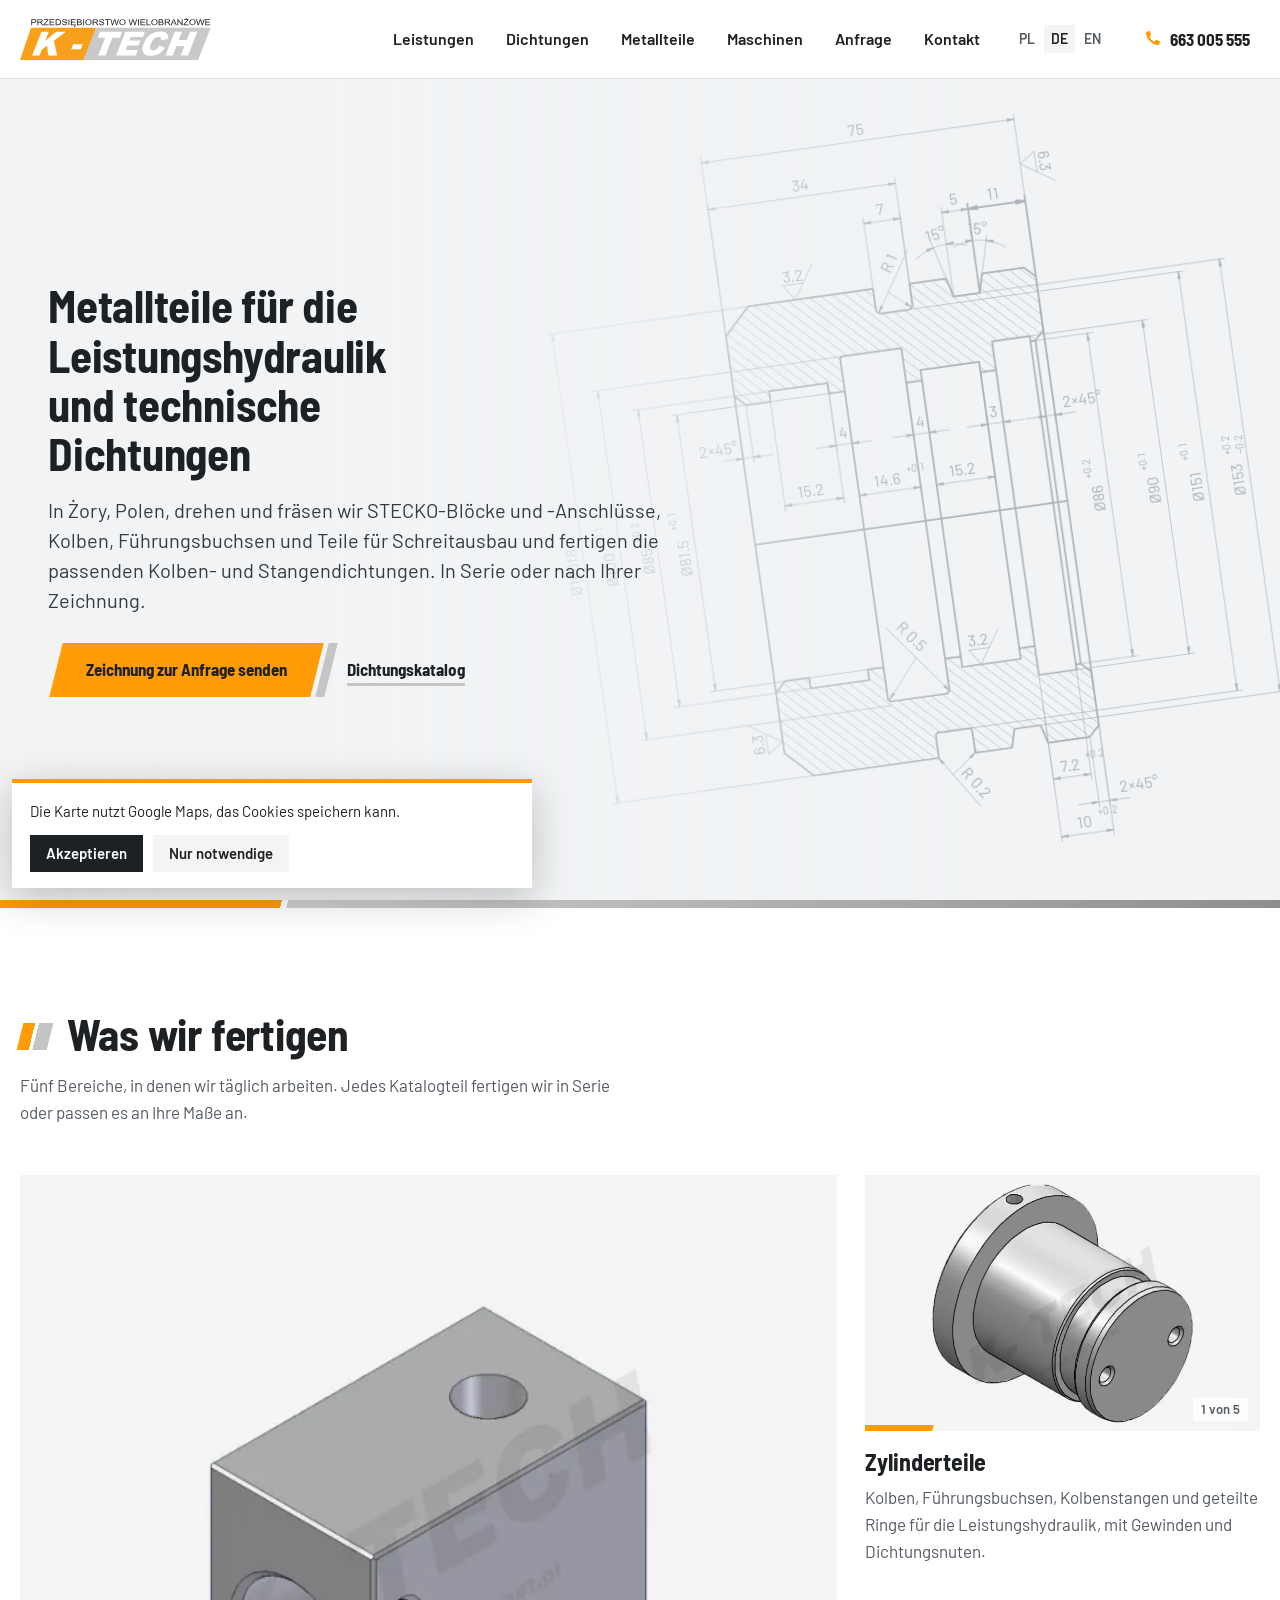
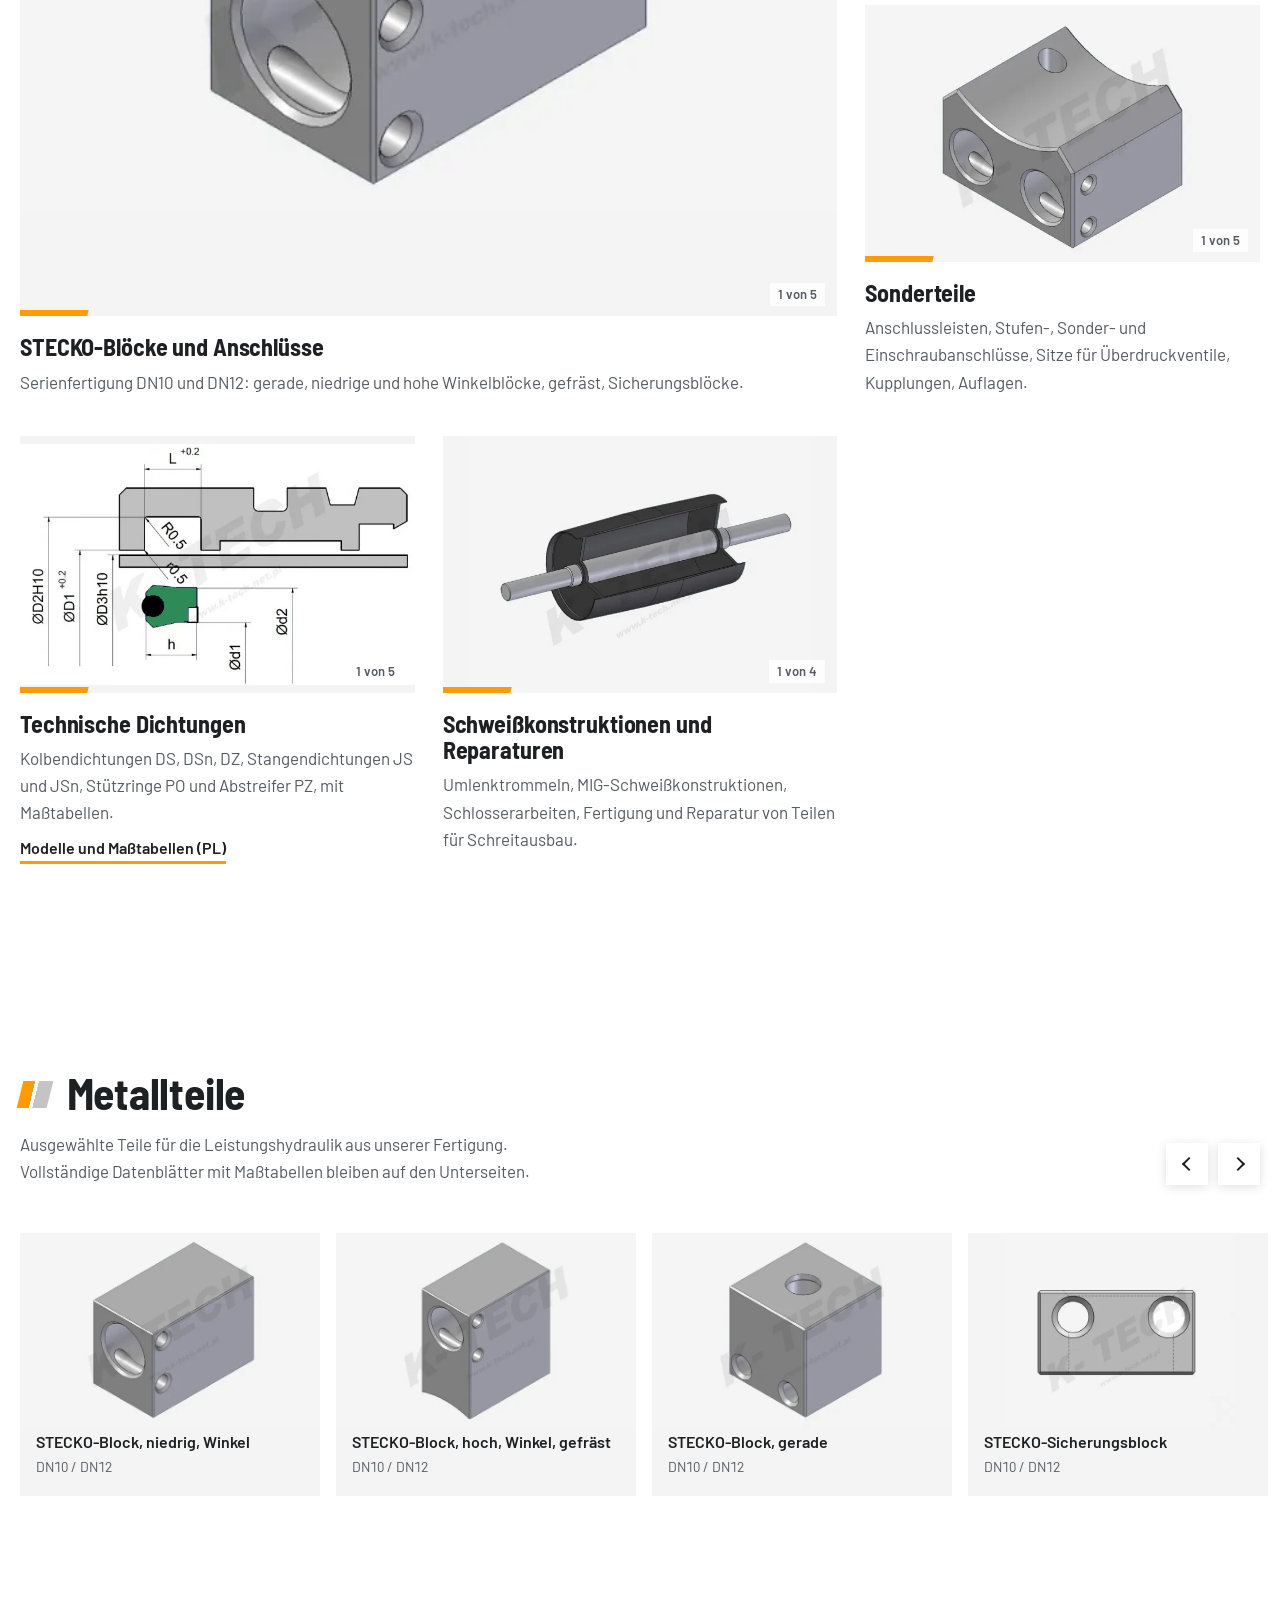
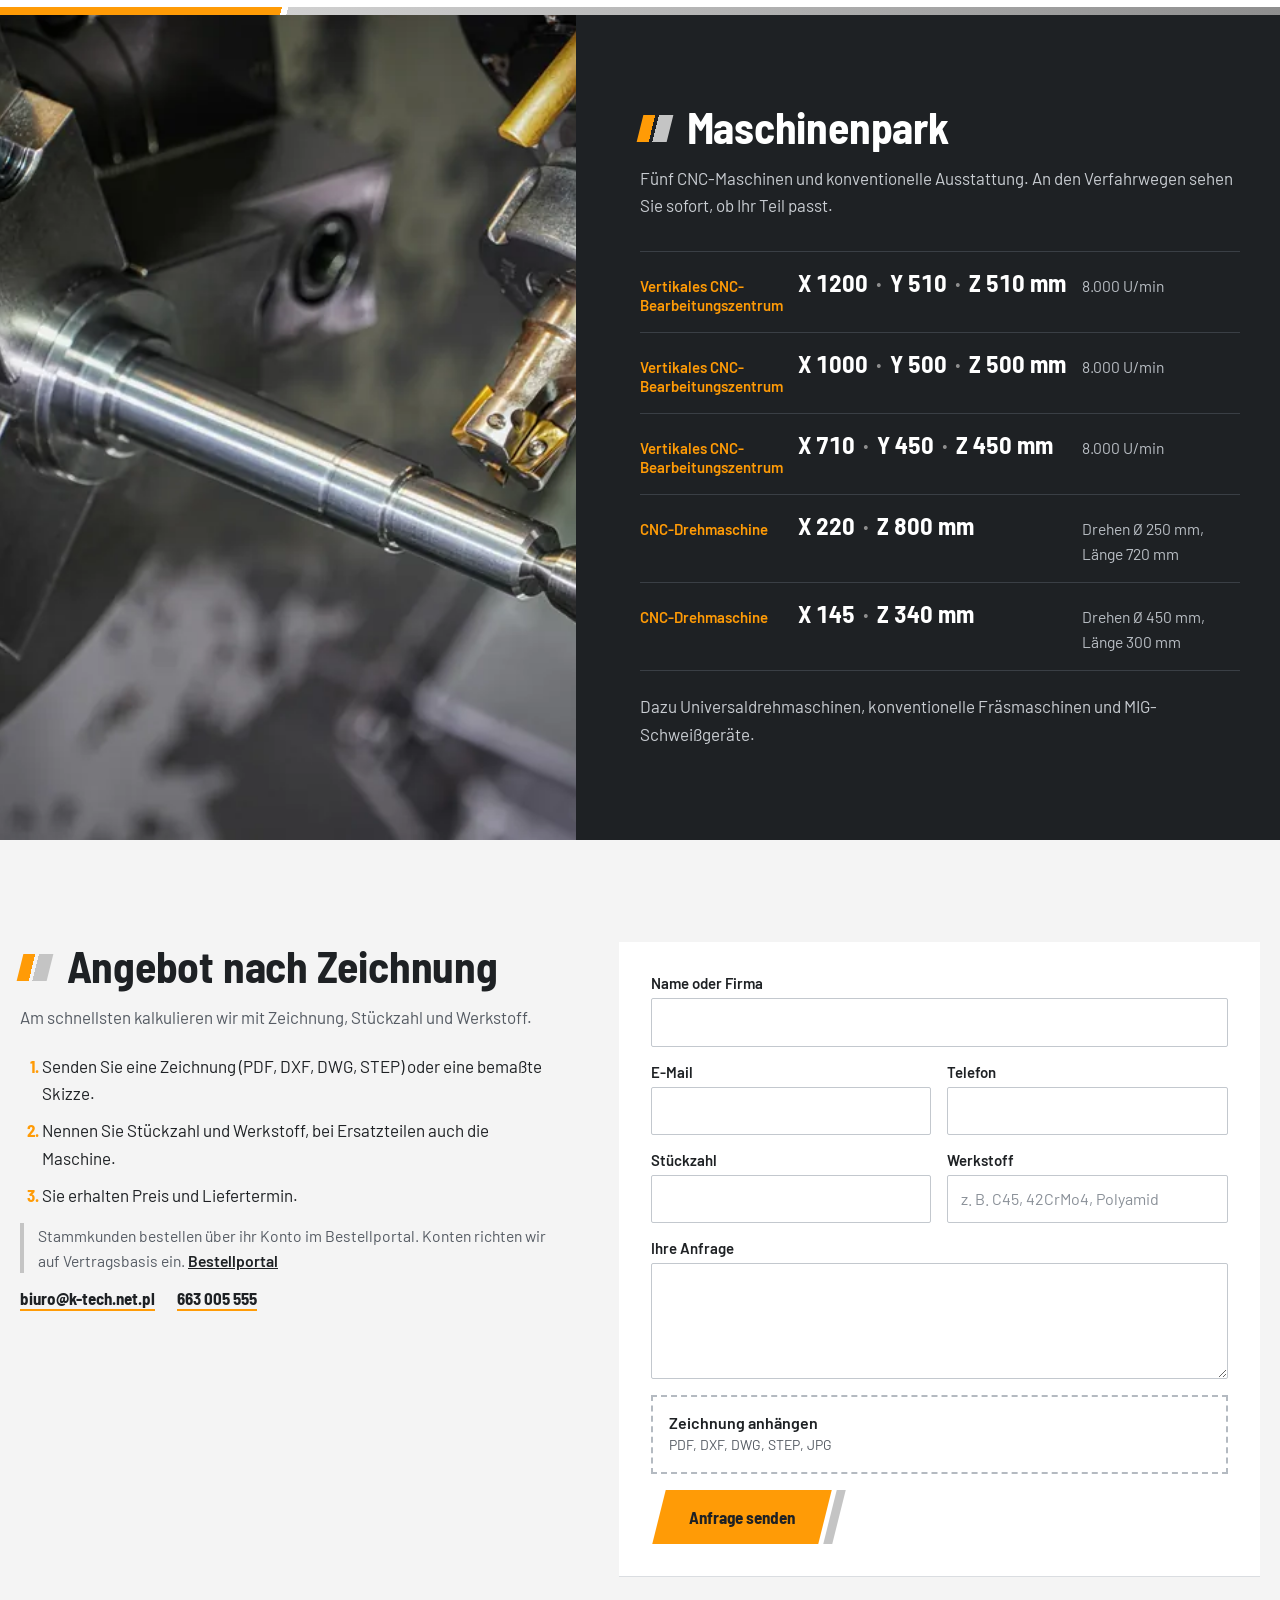
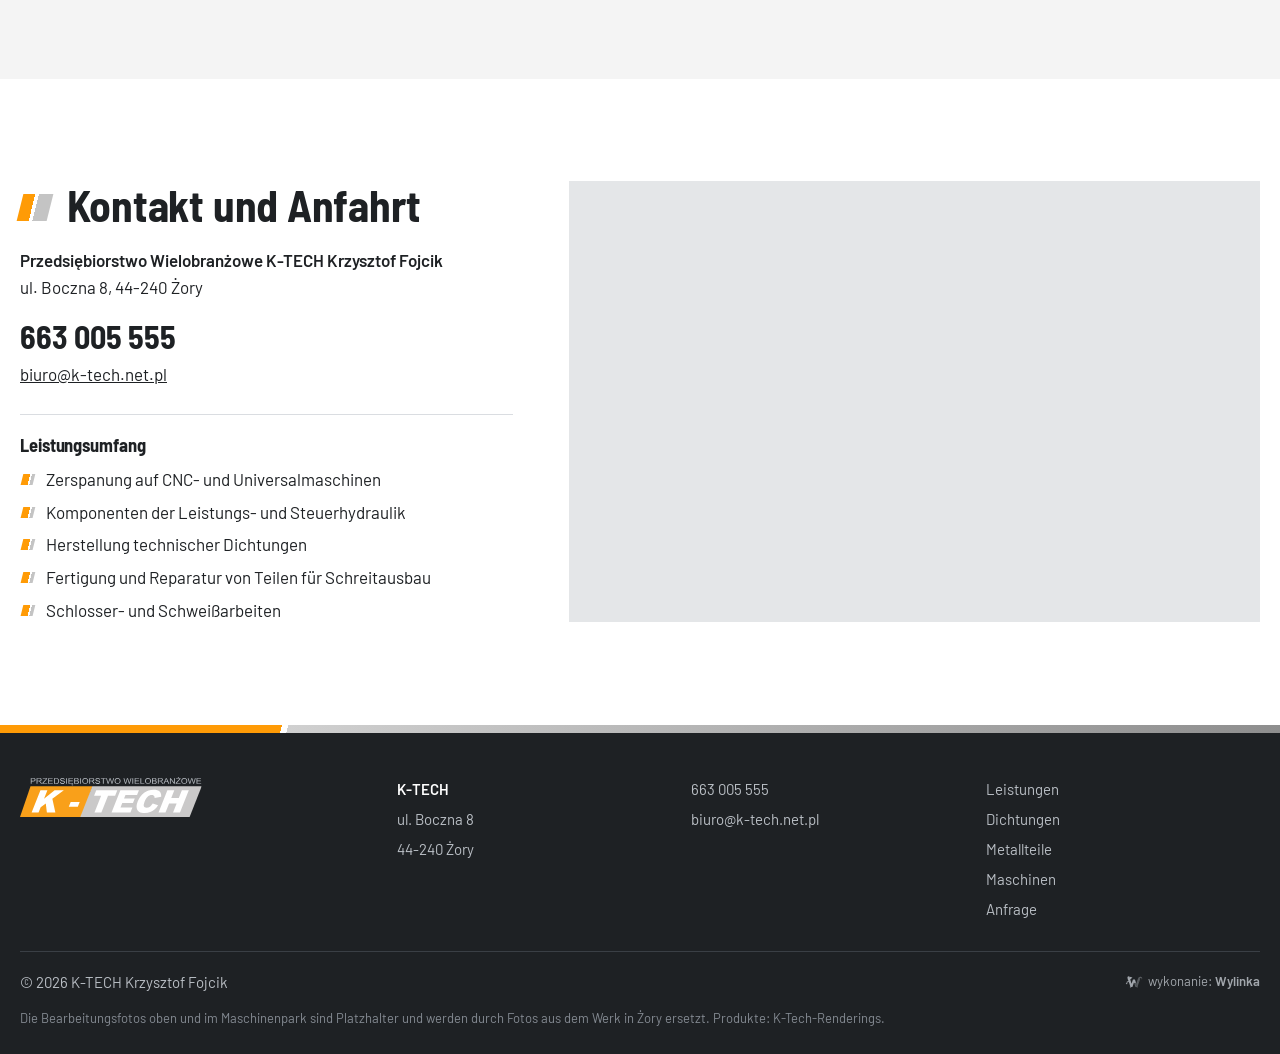
<file: de/index.html>
<!doctype html>
<html lang="de">
<head>
<meta charset="utf-8">
<meta name="viewport" content="width=device-width,initial-scale=1,viewport-fit=cover">
<meta name="robots" content="noindex,nofollow">
<title>K-Tech Żory, Polen - Metallteile für die Leistungshydraulik und technische Dichtungen</title>
<meta name="description" content="CNC-Drehen und -Fräsen in Żory (Polen): STECKO-Blöcke und -Anschlüsse, Kolben, Führungsbuchsen, technische Dichtungen, Teile für Schreitausbau, Schweißkonstruktionen. Angebot nach Zeichnung.">
<meta name="theme-color" content="#FFFFFF">
<link rel="alternate" hreflang="pl" href="https://wylinka-podglad.pl/ktech-koncepcja/">
<link rel="alternate" hreflang="de" href="https://wylinka-podglad.pl/ktech-koncepcja/de/">
<link rel="alternate" hreflang="en" href="https://wylinka-podglad.pl/ktech-koncepcja/en/">
<link rel="preload" href="../fonts/barlow-semi-condensed-latin-700-normal.woff2" as="font" type="font/woff2" crossorigin>
<link rel="stylesheet" href="../style.css">
<link rel="icon" href="../img/favicon.svg" type="image/svg+xml">
<style>
.wylinka-badge{display:inline-flex;align-items:center;gap:.4em;color:inherit;text-decoration:none;font-size:.875em;line-height:1;opacity:.85}
.wylinka-badge:hover,.wylinka-badge:focus-visible{opacity:1}
.wylinka-badge:focus-visible{outline:2px solid currentColor;outline-offset:3px;border-radius:2px}
.wylinka-badge svg{width:18px;height:18px;flex:none;overflow:visible}
.wylinka-badge b{font-weight:600}
.wylinka-badge .wy-old{opacity:.45;transform-origin:40px 30px;transition:transform .32s cubic-bezier(.3,.7,.4,1),opacity .32s ease-out}
.wylinka-badge .wy-pod{opacity:0;transition:opacity .2s ease-out .08s}
.wylinka-badge:hover .wy-old,.wylinka-badge:focus-visible .wy-old{transform:translate(9px,7px) rotate(9deg);opacity:0}
.wylinka-badge:hover .wy-pod,.wylinka-badge:focus-visible .wy-pod{opacity:1}
@media (prefers-reduced-motion:reduce){.wylinka-badge .wy-old,.wylinka-badge .wy-pod{transition:none}.wylinka-badge:hover .wy-old,.wylinka-badge:focus-visible .wy-old{transform:none;opacity:.45}.wylinka-badge:hover .wy-pod,.wylinka-badge:focus-visible .wy-pod{opacity:0}}
</style>
</head>
<body>
<a class="skip" href="#tresc">Zum Inhalt</a>

<svg width="0" height="0" style="position:absolute" aria-hidden="true">
  <defs>
    <symbol id="logo" viewBox="0 0 702.6 154.7"><path fill-rule="evenodd" d="M41.7 26.3L41.7 4.6L50.8 4.6C52.4 4.6 53.5 4.6 54.4 4.8C55.5 4.9 56.6 5.3 57.4 5.7C58.3 6.2 58.8 6.9 59.4 7.9C59.7 8.8 60.1 9.7 60.1 10.8C60.1 12.6 59.4 14.3 58.1 15.5C56.8 16.8 54.4 17.4 51.0 17.4L44.8 17.4L44.8 26.3L41.7 26.3M44.8 14.8L51.2 14.8C53.2 14.8 54.6 14.4 55.5 13.9C56.3 13.2 56.8 12.1 56.8 11.0C56.8 10.0 56.5 9.1 56.1 8.6C55.5 7.9 54.8 7.5 53.9 7.3C53.5 7.1 52.4 7.1 51.0 7.1L44.8 7.1L44.8 14.8M64.1 26.3L64.1 4.6L74.9 4.6C76.9 4.6 78.6 4.8 79.7 5.1C80.9 5.5 81.7 6.2 82.4 7.1C83.1 8.2 83.5 9.3 83.5 10.4C83.5 12.1 82.8 13.3 81.8 14.3C80.6 15.3 78.9 16.1 76.5 16.4C77.5 16.6 78.0 17.2 78.6 17.4C79.5 18.3 80.4 19.2 81.1 20.3L85.3 26.3L81.3 26.3L78.2 21.7C77.3 20.5 76.5 19.4 75.8 18.8C75.3 18.1 74.7 17.5 74.2 17.2C73.8 17.0 73.3 16.8 72.9 16.6C72.5 16.6 71.8 16.6 71.1 16.6L67.4 16.6L67.4 26.3L64.1 26.3M67.4 14.1L74.2 14.1C75.6 14.1 76.7 14.1 77.6 13.7C78.4 13.3 79.1 13.0 79.5 12.4C79.8 11.7 80.2 11.1 80.2 10.4C80.2 9.5 79.7 8.6 78.9 7.9C78.0 7.3 76.7 6.9 74.9 6.9L67.4 6.9L67.4 14.1M86.4 26.3L86.4 23.6L98.8 9.7C99.7 8.6 100.5 7.9 101.2 7.1L87.9 7.1L87.9 4.6L105.0 4.6L105.0 7.1L91.5 22.1L90.1 23.7L105.4 23.7L105.4 26.3L86.4 26.3M109.1 26.3L109.1 4.6L126.4 4.6L126.4 7.1L112.2 7.1L112.2 13.7L125.5 13.7L125.5 16.3L112.2 16.3L112.2 23.7L127.0 23.7L127.0 26.3L109.1 26.3M131.4 26.3L131.4 4.6L139.6 4.6C141.6 4.6 143.0 4.6 144.0 4.8C145.4 5.1 146.5 5.7 147.4 6.4C148.7 7.3 149.6 8.6 150.4 10.0C150.9 11.7 151.3 13.3 151.3 15.3C151.3 17.0 151.1 18.5 150.7 19.5C150.2 21.0 149.6 21.9 149.1 22.8C148.3 23.6 147.6 24.3 146.9 24.8C146.0 25.2 145.1 25.6 144.0 25.9C142.9 26.1 141.6 26.3 140.1 26.3L131.4 26.3M134.6 23.7L139.8 23.7C141.2 23.7 142.5 23.6 143.4 23.2C144.3 23.0 145.1 22.7 145.6 22.1C146.3 21.4 146.9 20.5 147.4 19.4C147.8 18.3 148.0 16.8 148.0 15.2C148.0 13.0 147.6 11.1 146.7 10.0C146.0 8.8 144.9 7.9 143.8 7.5C142.9 7.1 141.6 7.1 139.6 7.1L134.6 7.1L134.6 23.7M154.6 19.2L157.7 19.0C157.8 20.1 158.0 21.0 158.6 21.7C159.1 22.5 159.9 23.0 160.9 23.4C162.0 23.7 163.3 24.1 164.8 24.1C165.9 24.1 167.0 23.9 167.9 23.6C168.8 23.2 169.5 22.8 170.1 22.3C170.4 21.6 170.6 21.0 170.6 20.3C170.6 19.7 170.4 19.0 170.1 18.6C169.5 18.1 168.8 17.7 167.9 17.4C167.2 17.0 165.7 16.6 163.5 16.3C161.3 15.7 159.9 15.3 158.9 15.0C157.8 14.3 156.9 13.7 156.4 12.8C155.8 12.1 155.5 11.1 155.5 10.2C155.5 9.1 155.8 8.0 156.6 7.1C157.3 6.2 158.2 5.5 159.5 4.9C160.9 4.4 162.4 4.2 164.1 4.2C165.7 4.2 167.3 4.4 168.8 4.9C170.1 5.5 171.2 6.2 171.9 7.3C172.6 8.2 173.0 9.3 173.0 10.6L169.9 11.0C169.9 9.5 169.4 8.4 168.3 7.9C167.3 7.1 165.9 6.8 164.1 6.8C162.2 6.8 160.8 7.1 159.9 7.7C158.9 8.2 158.6 9.1 158.6 10.0C158.6 10.8 158.9 11.3 159.5 11.9C160.2 12.4 161.7 13.0 164.2 13.3C167.0 14.1 168.6 14.4 169.7 14.8C171.0 15.3 172.1 16.1 172.6 17.0C173.4 17.9 173.7 19.0 173.7 20.1C173.7 21.2 173.4 22.3 172.6 23.4C171.9 24.3 170.8 25.2 169.5 25.8C168.1 26.3 166.6 26.7 164.8 26.7C162.6 26.7 160.9 26.3 159.5 25.8C157.8 25.2 156.7 24.3 156.0 23.2C155.1 21.9 154.7 20.6 154.6 19.2M181.8 4.6L181.8 26.3L178.7 26.3L178.7 4.6ZM187.4 26.3L187.4 4.6L205.0 4.6L205.0 7.1L190.7 7.1L190.7 13.7L204.1 13.7L204.1 16.3L190.7 16.3L190.7 23.7L205.5 23.7L205.5 26.3L187.4 26.3M204.4 26.3C203.7 26.7 203.2 27.0 202.8 27.6C202.6 28.1 202.4 28.5 202.4 29.0C202.4 29.4 202.4 29.8 202.8 30.1C203.0 30.3 203.3 30.5 203.9 30.5C204.2 30.5 204.4 30.5 204.8 30.5C205.0 30.3 205.2 30.3 205.5 30.1L205.5 32.2C204.6 32.3 203.9 32.5 203.2 32.5C202.8 32.5 202.2 32.5 201.9 32.3C201.3 32.2 201.0 32.0 200.8 31.8C200.4 31.6 200.2 31.2 200.0 30.9C200.0 30.5 199.9 30.3 199.9 30.0C199.9 29.2 200.0 28.7 200.6 28.0C201.0 27.4 201.5 26.7 202.2 26.3L204.4 26.3M209.7 26.3L209.7 4.6L218.9 4.6C220.7 4.6 222.2 4.8 223.2 5.1C224.3 5.7 225.3 6.2 225.8 7.1C226.4 8.0 226.7 9.1 226.7 10.0C226.7 11.0 226.5 11.9 226.0 12.6C225.4 13.5 224.5 14.3 223.4 14.6C224.9 15.0 226.0 15.7 226.7 16.6C227.6 17.5 228.0 18.6 228.0 19.9C228.0 21.0 227.6 21.9 227.3 22.8C226.7 23.6 226.2 24.3 225.4 24.8C224.7 25.2 223.8 25.6 222.9 25.9C221.8 26.1 220.5 26.3 218.9 26.3L209.7 26.3M213.0 13.7L218.1 13.7C219.6 13.7 220.5 13.5 221.2 13.3C222.0 13.2 222.5 12.8 223.1 12.2C223.4 11.9 223.6 11.1 223.6 10.4C223.6 9.7 223.4 9.1 223.1 8.6C222.7 7.9 222.2 7.7 221.4 7.3C220.7 7.1 219.4 7.1 217.8 7.1L213.0 7.1L213.0 13.7M213.0 23.7L218.9 23.7C220.0 23.7 220.7 23.6 221.1 23.6C221.8 23.4 222.5 23.2 222.9 23.0C223.4 22.7 223.8 22.3 224.2 21.7C224.5 21.2 224.7 20.6 224.7 19.9C224.7 19.2 224.3 18.5 224.0 17.9C223.4 17.2 222.9 16.8 222.0 16.6C221.2 16.3 220.0 16.3 218.5 16.3L213.0 16.3L213.0 23.7M236.0 4.6L236.0 26.3L232.9 26.3L232.9 4.6ZM240.8 15.7C240.8 12.1 241.7 9.3 243.9 7.1C246.1 5.1 248.8 4.2 252.3 4.2C254.5 4.2 256.5 4.8 258.1 5.7C260.0 6.6 261.4 7.9 262.3 9.5C263.3 11.3 263.8 13.3 263.8 15.3C263.8 17.5 263.3 19.5 262.2 21.4C261.2 23.0 259.8 24.3 258.0 25.2C256.3 26.1 254.3 26.7 252.3 26.7C249.9 26.7 247.9 26.1 246.1 25.0C244.3 24.1 243.0 22.8 242.1 21.0C241.1 19.4 240.8 17.5 240.8 15.7M243.9 15.7C243.9 18.3 244.8 20.5 246.3 21.9C247.9 23.4 249.9 24.1 252.1 24.1C254.7 24.1 256.5 23.4 258.1 21.9C259.6 20.3 260.3 18.3 260.3 15.3C260.3 13.7 260.2 12.1 259.4 10.8C258.7 9.5 257.8 8.4 256.5 7.7C255.2 7.1 253.8 6.6 252.3 6.6C249.9 6.6 248.1 7.3 246.4 8.8C244.8 10.2 243.9 12.4 243.9 15.7M267.8 26.3L267.8 4.6L278.6 4.6C280.8 4.6 282.3 4.8 283.5 5.1C284.6 5.5 285.5 6.2 286.1 7.1C286.8 8.2 287.2 9.3 287.2 10.4C287.2 12.1 286.6 13.3 285.5 14.3C284.3 15.3 282.6 16.1 280.4 16.4C281.2 16.6 281.9 17.2 282.3 17.4C283.2 18.3 284.1 19.2 285.0 20.3L289.0 26.3L285.0 26.3L281.9 21.7C281.0 20.5 280.2 19.4 279.7 18.8C279.0 18.1 278.4 17.5 278.1 17.2C277.5 17.0 277.1 16.8 276.6 16.6C276.2 16.6 275.7 16.6 274.8 16.6L271.1 16.6L271.1 26.3L267.8 26.3M271.1 14.1L277.9 14.1C279.3 14.1 280.4 14.1 281.3 13.7C282.1 13.3 282.8 13.0 283.2 12.4C283.5 11.7 283.9 11.1 283.9 10.4C283.9 9.5 283.5 8.6 282.6 7.9C281.7 7.3 280.4 6.9 278.8 6.9L271.1 6.9L271.1 14.1M291.0 19.2L294.1 19.0C294.1 20.1 294.5 21.0 295.0 21.7C295.6 22.5 296.3 23.0 297.4 23.4C298.5 23.7 299.8 24.1 301.3 24.1C302.4 24.1 303.4 23.9 304.4 23.6C305.3 23.2 306.0 22.8 306.6 22.3C306.9 21.6 307.1 21.0 307.1 20.3C307.1 19.7 306.9 19.0 306.6 18.6C306.0 18.1 305.3 17.7 304.4 17.4C303.6 17.0 302.2 16.6 300.0 16.3C297.8 15.7 296.3 15.3 295.4 15.0C294.3 14.3 293.4 13.7 292.9 12.8C292.3 12.1 291.9 11.1 291.9 10.2C291.9 9.1 292.3 8.0 293.0 7.1C293.8 6.2 294.7 5.5 296.0 4.9C297.4 4.4 298.9 4.2 300.5 4.2C302.2 4.2 303.8 4.4 305.3 4.9C306.6 5.5 307.7 6.2 308.4 7.3C309.1 8.2 309.5 9.3 309.5 10.6L306.4 11.0C306.2 9.5 305.6 8.4 304.7 7.9C303.8 7.1 302.4 6.8 300.5 6.8C298.7 6.8 297.2 7.1 296.3 7.7C295.4 8.2 295.0 9.1 295.0 10.0C295.0 10.8 295.4 11.3 296.0 11.9C296.7 12.4 298.1 13.0 300.7 13.3C303.4 14.1 305.1 14.4 306.0 14.8C307.5 15.3 308.6 16.1 309.1 17.0C309.8 17.9 310.2 19.0 310.2 20.1C310.2 21.2 309.8 22.3 309.1 23.4C308.4 24.3 307.3 25.2 306.0 25.8C304.5 26.3 303.1 26.7 301.3 26.7C299.1 26.7 297.4 26.3 296.0 25.8C294.3 25.2 293.2 24.3 292.3 23.2C291.6 21.9 291.2 20.6 291.0 19.2M320.6 26.3L320.6 7.1L312.8 7.1L312.8 4.6L331.8 4.6L331.8 7.1L323.9 7.1L323.9 26.3L320.6 26.3M339.3 26.3L332.9 4.6L336.1 4.6L339.8 18.8C340.2 20.3 340.5 21.7 340.9 23.2C341.4 20.8 341.8 19.5 342.0 19.2L346.6 4.6L350.4 4.6L353.9 15.5C354.6 18.3 355.3 20.8 355.7 23.2C356.1 21.9 356.4 20.3 357.0 18.5L360.6 4.6L363.9 4.6L357.3 26.3L354.2 26.3L349.1 9.7C348.8 8.4 348.4 7.5 348.4 7.1C348.0 8.2 347.8 9.0 347.7 9.7L342.5 26.3L339.3 26.3M365.9 15.7C365.9 12.1 367.0 9.3 369.0 7.1C371.2 5.1 374.0 4.2 377.4 4.2C379.6 4.2 381.6 4.8 383.5 5.7C385.1 6.6 386.6 7.9 387.5 9.5C388.4 11.3 388.9 13.3 388.9 15.3C388.9 17.5 388.4 19.5 387.5 21.4C386.4 23.0 385.1 24.3 383.3 25.2C381.5 26.1 379.4 26.7 377.4 26.7C375.1 26.7 373.1 26.1 371.2 25.0C369.6 24.1 368.1 22.8 367.2 21.0C366.3 19.4 365.9 17.5 365.9 15.7M369.2 15.7C369.2 18.3 369.9 20.5 371.6 21.9C373.1 23.4 375.1 24.1 377.4 24.1C379.8 24.1 381.8 23.4 383.3 21.9C384.9 20.3 385.7 18.3 385.7 15.3C385.7 13.7 385.3 12.1 384.6 10.8C384.0 9.5 382.9 8.4 381.6 7.7C380.5 7.1 379.1 6.6 377.4 6.6C375.2 6.6 373.2 7.3 371.6 8.8C369.9 10.2 369.2 12.4 369.2 15.7M406.5 26.3L400.3 4.6L403.6 4.6L407.0 18.8C407.6 20.3 407.8 21.7 408.1 23.2C408.9 20.8 409.2 19.5 409.2 19.2L413.8 4.6L417.6 4.6L421.1 15.5C422.0 18.3 422.6 20.8 422.9 23.2C423.3 21.9 423.7 20.3 424.2 18.5L427.9 4.6L431.1 4.6L424.6 26.3L421.5 26.3L416.3 9.7C416.0 8.4 415.8 7.5 415.6 7.1C415.4 8.2 415.1 9.0 414.9 9.7L410.0 26.3L406.5 26.3M437.9 4.6L437.9 26.3L434.6 26.3L434.6 4.6ZM443.6 26.3L443.6 4.6L460.9 4.6L460.9 7.1L446.7 7.1L446.7 13.7L460.0 13.7L460.0 16.3L446.7 16.3L446.7 23.7L461.5 23.7L461.5 26.3L443.6 26.3M465.7 26.3L465.7 4.6L469.0 4.6L469.0 23.7L480.8 23.7L480.8 26.3L465.7 26.3M483.6 15.7C483.6 12.1 484.7 9.3 486.9 7.1C489.1 5.1 491.8 4.2 495.3 4.2C497.5 4.2 499.5 4.8 501.1 5.7C502.9 6.6 504.4 7.9 505.3 9.5C506.2 11.3 506.6 13.3 506.6 15.3C506.6 17.5 506.2 19.5 505.1 21.4C504.2 23.0 502.8 24.3 500.9 25.2C499.1 26.1 497.3 26.7 495.1 26.7C492.9 26.7 490.9 26.1 489.1 25.0C487.2 24.1 486.0 22.8 485.0 21.0C484.1 19.4 483.6 17.5 483.6 15.7M486.9 15.7C486.9 18.3 487.8 20.5 489.2 21.9C490.9 23.4 492.7 24.1 495.1 24.1C497.6 24.1 499.5 23.4 501.1 21.9C502.6 20.3 503.3 18.3 503.3 15.3C503.3 13.7 502.9 12.1 502.4 10.8C501.7 9.5 500.8 8.4 499.5 7.7C498.2 7.1 496.7 6.6 495.3 6.6C492.9 6.6 491.1 7.3 489.4 8.8C487.8 10.2 486.9 12.4 486.9 15.7M510.6 26.3L510.6 4.6L519.8 4.6C521.6 4.6 523.0 4.8 524.1 5.1C525.2 5.7 526.1 6.2 526.7 7.1C527.4 8.0 527.6 9.1 527.6 10.0C527.6 11.0 527.4 11.9 526.9 12.6C526.3 13.5 525.4 14.3 524.3 14.6C525.8 15.0 526.9 15.7 527.6 16.6C528.5 17.5 528.9 18.6 528.9 19.9C528.9 21.0 528.5 21.9 528.2 22.8C527.6 23.6 527.1 24.3 526.3 24.8C525.6 25.2 524.7 25.6 523.8 25.9C522.7 26.1 521.4 26.3 519.9 26.3L510.6 26.3M513.9 13.7L519.0 13.7C520.5 13.7 521.6 13.5 522.1 13.3C522.9 13.2 523.6 12.8 524.0 12.2C524.3 11.9 524.5 11.1 524.5 10.4C524.5 9.7 524.3 9.1 524.0 8.6C523.6 7.9 523.0 7.7 522.3 7.3C521.6 7.1 520.3 7.1 518.7 7.1L513.9 7.1L513.9 13.7M513.9 23.7L519.9 23.7C520.8 23.7 521.6 23.6 521.9 23.6C522.7 23.4 523.4 23.2 524.0 23.0C524.3 22.7 524.7 22.3 525.1 21.7C525.4 21.2 525.6 20.6 525.6 19.9C525.6 19.2 525.4 18.5 524.9 17.9C524.3 17.2 523.8 16.8 522.9 16.6C522.1 16.3 520.8 16.3 519.4 16.3L513.9 16.3L513.9 23.7M533.3 26.3L533.3 4.6L544.1 4.6C546.1 4.6 547.7 4.8 548.8 5.1C549.9 5.5 550.8 6.2 551.5 7.1C552.3 8.2 552.5 9.3 552.5 10.4C552.5 12.1 551.9 13.3 550.8 14.3C549.7 15.3 548.1 16.1 545.7 16.4C546.6 16.6 547.2 17.2 547.7 17.4C548.6 18.3 549.5 19.2 550.3 20.3L554.5 26.3L550.4 26.3L547.3 21.7C546.4 20.5 545.7 19.4 545.0 18.8C544.4 18.1 543.9 17.5 543.3 17.2C543.0 17.0 542.4 16.8 541.9 16.6C541.7 16.6 540.9 16.6 540.2 16.6L536.4 16.6L536.4 26.3L533.3 26.3M536.4 14.1L543.3 14.1C544.8 14.1 545.9 14.1 546.8 13.7C547.5 13.3 548.1 13.0 548.6 12.4C549.0 11.7 549.2 11.1 549.2 10.4C549.2 9.5 548.8 8.6 547.9 7.9C547.2 7.3 545.9 6.9 544.1 6.9L536.4 6.9L536.4 14.1M554.8 26.3L564.1 4.6L567.6 4.6L577.5 26.3L573.8 26.3L571.1 19.5L560.9 19.5L558.3 26.3L554.8 26.3M561.8 17.4L570.0 17.4L567.4 11.3C566.7 9.5 566.2 8.0 565.8 6.8C565.4 8.2 565.1 9.5 564.3 11.0L561.8 17.4M579.9 26.3L579.9 4.6L583.1 4.6L595.8 21.6L595.8 4.6L598.9 4.6L598.9 26.3L595.6 26.3L583.0 9.1L583.0 26.3L579.9 26.3M602.3 26.3L602.3 23.6L614.8 9.7C615.5 8.6 616.4 7.9 617.1 7.1L603.8 7.1L603.8 4.6L621.0 4.6L621.0 7.1L607.4 22.1L606.0 23.7L621.3 23.7L621.3 26.3L602.3 26.3M610.7 3.1L610.7 0.0L614.4 0.0L614.4 3.1L610.7 3.1M623.9 15.7C623.9 12.1 624.8 9.3 627.0 7.1C629.2 5.1 631.9 4.2 635.4 4.2C637.6 4.2 639.6 4.8 641.4 5.7C643.1 6.6 644.5 7.9 645.4 9.5C646.4 11.3 646.9 13.3 646.9 15.3C646.9 17.5 646.4 19.5 645.4 21.4C644.3 23.0 643.1 24.3 641.2 25.2C639.4 26.1 637.4 26.7 635.4 26.7C633.0 26.7 631.0 26.1 629.2 25.0C627.5 24.1 626.1 22.8 625.2 21.0C624.3 19.4 623.9 17.5 623.9 15.7M627.0 15.7C627.0 18.3 627.9 20.5 629.4 21.9C631.0 23.4 633.0 24.1 635.4 24.1C637.8 24.1 639.6 23.4 641.2 21.9C642.7 20.3 643.6 18.3 643.6 15.3C643.6 13.7 643.3 12.1 642.5 10.8C641.8 9.5 640.9 8.4 639.6 7.7C638.3 7.1 637.0 6.6 635.4 6.6C633.0 6.6 631.2 7.3 629.6 8.8C627.9 10.2 627.0 12.4 627.0 15.7M655.1 26.3L648.7 4.6L652.0 4.6L655.7 18.8C656.0 20.3 656.4 21.7 656.8 23.2C657.3 20.8 657.7 19.5 657.9 19.2L662.4 4.6L666.3 4.6L669.7 15.5C670.5 18.3 671.2 20.8 671.6 23.2C671.9 21.9 672.3 20.3 672.8 18.5L676.5 4.6L679.8 4.6L673.2 26.3L670.1 26.3L665.0 9.7C664.6 8.4 664.3 7.5 664.3 7.1C663.9 8.2 663.7 9.0 663.5 9.7L658.4 26.3L655.1 26.3M682.7 26.3L682.7 4.6L700.1 4.6L700.1 7.1L686.0 7.1L686.0 13.7L699.2 13.7L699.2 16.3L686.0 16.3L686.0 23.7L700.8 23.7L700.8 26.3L682.7 26.3" fill="currentColor"/><path fill-rule="evenodd" d="M40.6 36.2L-0.0 154.7L240.1 154.7L280.4 36.2L40.6 36.2" fill="#F9A01A"/><path fill-rule="evenodd" d="M279.7 36.2L233.1 154.7L656.0 154.7L702.6 36.2L279.7 36.2" fill="#CAC9C9"/><path fill-rule="evenodd" d="M79.1 51.0L106.0 51.0L93.0 83.9L133.9 51.0L169.5 51.0L125.1 83.7L136.8 137.7L104.0 137.7L99.7 102.1L80.0 116.6L71.8 137.7L44.9 137.7L79.1 51.0M196.0 96.8L230.9 96.8L223.6 115.5L188.7 115.5L196.0 96.8M294.9 51.0L376.3 51.0L367.9 72.3L340.5 72.3L314.8 137.7L288.1 137.7L313.7 72.3L286.5 72.3L294.9 51.0M388.2 51.0L460.0 51.0L452.7 69.6L407.9 69.6L402.5 83.3L443.9 83.3L437.0 101.0L395.5 101.0L388.8 118.2L434.8 118.2L427.1 137.7L354.1 137.7L388.2 51.0M513.4 102.3L534.0 109.2C529.8 116.0 525.2 121.5 520.1 125.9C515.0 130.3 509.3 133.5 503.5 135.7C497.6 138.1 490.7 139.2 482.9 139.2C473.5 139.2 466.4 137.7 461.5 135.0C456.5 132.3 453.3 127.5 451.6 120.6C450.0 113.6 451.4 104.9 455.6 94.1C461.3 79.8 469.3 68.9 480.1 61.0C490.7 53.3 502.9 49.5 517.0 49.5C528.0 49.5 535.6 51.7 540.2 56.1C544.6 60.7 546.6 67.4 546.1 76.5L520.5 81.7C520.7 79.1 520.5 77.3 520.1 76.0C519.4 74.0 518.1 72.3 516.5 71.3C514.6 70.2 512.4 69.6 509.7 69.6C503.7 69.6 498.0 72.2 492.9 76.9C489.1 80.6 485.6 86.2 482.5 94.1C478.8 103.6 477.6 110.2 479.2 113.6C480.7 117.3 484.1 119.1 489.4 119.1C494.5 119.1 498.9 117.7 502.8 114.7C506.4 111.8 509.9 107.8 513.4 102.3M570.0 51.0L596.8 51.0L585.0 81.3L614.2 81.3L626.1 51.0L652.9 51.0L618.8 137.7L591.9 137.7L605.8 102.7L576.6 102.7L562.7 137.7L535.8 137.7L570.0 51.0" fill="#fff"/></symbol>
    <symbol id="tel" viewBox="0 0 20 20"><path d="M5.2 2.5 7.8 2l1.5 4-2 1.4a10 10 0 0 0 5.3 5.3l1.4-2 4 1.5-.5 2.6c-.2.9-1 1.5-1.9 1.4A14.5 14.5 0 0 1 3.8 4.4c-.1-.9.5-1.7 1.4-1.9Z" fill="currentColor"/></symbol>
  </defs>
</svg>

<header class="top" id="top">
  <div class="top-in">
    <a class="logo" href="#start" aria-label="K-Tech - Startseite"><svg viewBox="0 0 702.6 154.7" role="img"><title>K-TECH Mehrbranchenunternehmen</title><use href="#logo"/></svg></a>
    <nav class="nav" aria-label="Menu">
      <a href="#oferta">Leistungen</a>
      <a href="../uszczelnienia/">Dichtungen</a>
      <a href="#wyroby">Metallteile</a>
      <a href="#maszyny">Maschinen</a>
      <a href="#wycena">Anfrage</a>
      <a href="#kontakt">Kontakt</a>
    </nav>
    <div class="jezyki" aria-label="Język / Sprache / Language"><a href="../" hreflang="pl" lang="pl">PL</a><a href="./" hreflang="de" lang="de" aria-current="page">DE</a><a href="../en/" hreflang="en" lang="en">EN</a></div>
    <a class="top-tel" href="tel:+48663005555" aria-label="Anrufen: 663 005 555"><svg><use href="#tel"/></svg><span>663 005 555</span></a>
    <button class="burger" type="button" aria-expanded="false" aria-controls="menu-mob" aria-label="Menü öffnen"><span></span><span></span><span></span></button>
  </div>
  <div class="menu-mob" id="menu-mob" hidden>
    <nav aria-label="Menu">
      <a href="#oferta">Leistungen</a>
      <a href="../uszczelnienia/">Dichtungen</a>
      <a href="#wyroby">Metallteile</a>
      <a href="#maszyny">Maschinen</a>
      <a href="#wycena">Anfrage</a>
      <a href="#kontakt">Kontakt</a>
    </nav>
    <div class="menu-mob-dol">
      <div class="jezyki"><a href="../" hreflang="pl" lang="pl">PL</a><a href="./" hreflang="de" lang="de" aria-current="page">DE</a><a href="../en/" hreflang="en" lang="en">EN</a></div>
      <a class="menu-mob-tel" href="tel:+48663005555">663 005 555</a>
    </div>
  </div>
</header>

<main id="tresc">

<section class="hero" id="start">
  <div class="hero-tlo" aria-hidden="true"><svg class="hero-rys" focusable="false" viewBox="0 0 398 413"><g fill="none" stroke="currentColor" stroke-linecap="round" stroke-linejoin="round"><path stroke-width=".9" d="M117.3 225.2L286.4 225.2M218.1 225.2L218.1 144.8M209.6 136L209.6 226.2M176.3 151.5L176.3 226.2M176.3 136L176.3 151.5M176.3 150.4L176.3 151.5M176.3 136L176.3 150.4M117.3 134.9L117.3 225.2M286.4 117.6L286.4 225.2M278.6 225.2L278.6 134.9M258.2 134.9L258.2 225.2M249.8 225.2L249.8 144.8M117.3 225.2L117.3 315.5M176.3 316.5L176.3 226.2M209.6 226.2L209.6 316.5M218.1 225.2L218.1 305.6M249.8 225.2L249.8 305.6M258.2 315.5L258.2 225.2M278.6 225.2L278.6 315.5M286.4 332.7L286.4 225.2M117.3 150.4L117.3 144.8M117.3 321.2L117.3 315.5M255.4 108.2L255.4 59.9M286.4 108.2L286.4 59.9M255.4 62.8L260.4 63.6M260.4 63.6L260.4 61.8M260.4 61.8L255.4 62.8M286.4 62.8L281.4 61.8M281.4 61.8L281.4 63.6M281.4 63.6L286.4 62.8M255.4 62.8L286.4 62.8M280.7 98.2L286.4 103.8M286.4 103.8L286.4 117.6M278.6 137.7L278.6 134.9M278.6 134.9L258.2 134.9M258.2 134.9L258.2 150.4M258.2 150.4L249.8 150.4M176.3 150.4L167.8 150.4M167.8 150.4L167.8 144.8M136.1 144.8L136.1 150.4M218.1 150.4L209.6 150.4M209.6 151.5L209.6 133.1M209.6 133.1C209.6 132.4 209 131.7 208.1 131.7M208.1 131.7L177.8 131.7M177.8 131.7C176.9 131.7 176.3 132.4 176.3 133.1M176.3 133.1L176.3 151.5M122.9 150.4L136.1 150.4M122.9 150.4L117.3 144.8M140.4 98.2L198.4 98.2M198.4 98.2C198.8 98.2 199 98.4 199 98.8M199 98.8L199 109M218.7 109L218.7 98.8M218.7 98.8C218.7 98.4 219 98.2 219.3 98.2M219.3 98.2L238.6 98.2M238.6 98.2L241.2 108.2M241.2 108.2L255.4 108.2M255.4 108.2L258 98.2M258 98.2L280.7 98.2M201.4 111.8L215.9 111.8M201.8 111.9C200.2 111.9 199 110.7 199 109.1M199 109.1L199 109C199 109 199 109 199 109M215.9 111.9C217.5 111.9 218.7 110.7 218.7 109.1M218.7 109.1L218.7 109C218.7 109 218.7 109 218.7 109M199 98.8L198.4 98.2M198.4 98.2L131.3 98.2M131.3 98.2L117.3 112.4M117.3 112.4L117.3 144.8M117.3 144.8L122.9 150.4M122.9 150.4L136.1 150.4M176.3 151.5L176.3 133.1M177.8 131.7L208.1 131.7M209.6 133.1L209.6 151.5M209.6 150.4L218.1 150.4M218.1 150.4L218.1 144.8M249.8 144.8L249.8 150.4M167.8 144.8L167.8 150.4M249.8 150.4L258.2 150.4M167.8 150.4L176.3 150.4M258.2 150.4L258.2 134.9M258.2 134.9L278.6 134.9M278.6 134.9L278.6 137.7M278.6 137.7L281.3 137.7M281.3 137.7L286.2 132.9M286.2 132.9L286.4 103.8M286.4 103.8L280.7 98.2M280.7 98.2L258 98.2M258 98.2L255.4 108.2M255.4 108.2L241.2 108.2M241.2 108.2L238.6 98.2M238.6 98.2L219.3 98.2M219.3 98.2L218.7 98.8M281.3 137.7L281.3 225.2M281.3 225.2L281.3 312.6M122.9 299.9L117.3 305.6M117.3 305.6L117.3 338.1M117.3 338.1L131.3 352.1M131.3 352.1L198.4 352.1M198.4 352.1L199 351.6M199 351.6L199 341.2M199 341.2L199.1 339.6M199.1 339.6L200.6 338.3M200.6 338.3L201.8 338.6M201.8 338.6L215.9 338.6M215.9 338.6L218.3 338.8M218.3 338.8L218.7 340.6M218.7 340.6L218.7 351.6M218.7 351.6L219.3 352.1M219.3 352.1L238.6 352.1M238.6 352.1L241.2 342.3M241.2 342.3L255.4 342.3M255.4 342.3L258 352.1M258 352.1L280.7 352.1M280.7 352.1L286.4 346.5M286.4 346.5L286.2 317.6M286.2 317.6L281.3 312.6M281.3 312.6L278.6 312.6M278.6 312.6L278.6 315.5M278.6 315.5L258.2 315.5M258.2 315.5L258.2 299.9M258.2 299.9L249.8 299.9M249.8 299.9L249.8 305.6M249.8 305.6L218.1 305.6M218.1 305.6L218.1 299.9M218.1 299.9L209.6 299.9M209.6 299.9L209.6 317.2M209.6 317.2L208.1 318.6M208.1 318.6L177.8 318.6M177.8 318.6L176.3 317.2M176.3 317.2L176.3 299.9M176.3 299.9L167.8 299.9M167.8 299.9L167.8 305.6M167.8 305.6L136.1 305.6M136.1 305.6L136.1 299.9M136.1 299.9L122.9 299.9M122.9 299.9L122.9 299.9M167.8 144.8L136.1 144.8M218.1 144.8L249.8 144.8"/><path stroke-width=".35" d="M240 287.8L228.4 305.6M228.4 305.6L223 297.2M223 297.2L233.9 297.2M168.4 80.4L156.8 98.2M156.8 98.2L151.4 89.8M151.4 89.8L162.2 89.8M108.8 337.5L108.8 326.6M294.8 37.2L294.8 48.2M99.4 320.3L117.3 332M304.2 54.4L286.4 42.8M117.3 332L108.8 337.5M286.4 42.8L294.8 37.2M176.3 133.1L176.3 151.5M209.6 133.1L209.6 151.5M218.1 144.8L218.1 150.4M208.1 131.7L177.8 131.7M177.8 131.7C176.9 131.7 176.3 132.4 176.3 133.1M209.6 133.1C209.6 132.4 209 131.7 208.1 131.7M199 98.8L199 109.2M199 98.8C199 98.4 198.8 98.2 198.4 98.2M280.7 352.1L258.2 352.1M280.7 352.1L258.2 352.1M280.7 352.1L258.2 352.1M280.7 352.1L258.2 352.1M280.7 352.1L258.2 352.1M280.7 352.1L258.2 352.1M286.4 346.5L280.7 352.1M258.2 150.4L258.2 134.9M258.2 150.4L258.2 134.9M249.8 144.8L249.8 150.4M167.8 144.8L167.8 150.4M255.4 108.2L241.2 108.2M218.7 98.8L218.7 109.2M219.3 98.2C219 98.2 218.7 98.4 218.7 98.8M241.2 108.2L238.6 98.2M278.6 134.9L258.2 134.9M255.4 108.2L258 98.2M286.4 103.8L280.7 98.2M286.4 117.6L286.4 103.8M278.6 137.7L278.6 134.9M140.4 98.2L140.4 98.2M167.8 150.4L167.8 144.8M249.8 150.4L258.2 150.4M167.8 150.4L176.3 150.4M209.6 150.4L218.1 150.4M105.4 150.4L113.8 150.4M190 98.2L198.4 98.2M190 98.2L140.4 98.2M199 98.8L199 98.2M218.7 98.8L218.7 98.2M219.3 98.2L238.6 98.2M258 98.2L280.7 98.2M176.3 151.5L176.3 209.7M209.6 151.5L209.6 209.7M176.3 206.9L179.9 207.5M179.9 207.5L179.9 206.2M179.9 206.2L176.3 206.9M209.6 206.9L206 206.2M206 206.2L206 207.5M206 207.5L209.6 206.9M176.3 206.9L209.6 206.9M198.8 352L200.2 355.4M200.2 355.4L201.3 354.8M201.3 354.8L198.8 352M198.8 352L217.5 380.7M218.8 351.9L215.6 353.6M215.6 353.6L216.3 354.5M216.3 354.5L218.8 351.9M218.8 351.9L205.2 362M280.7 352.1L280.7 390.2M286.4 346.5L286.4 390.2M280.7 387.4L277.1 386.8M277.1 386.8L277.1 388M277.1 388L280.7 387.4M286.4 387.4L290.1 388M290.1 388L290.1 386.8M290.1 386.8L286.4 387.4M269.8 387.4L297.4 387.4M258.2 315.5L258.2 374.7M278.6 315.5L278.6 374.7M258.2 371.9L261.9 372.5M261.9 372.5L261.9 371.2M261.9 371.2L258.2 371.9M278.6 371.9L274.8 371.2M274.8 371.2L274.8 372.5M274.8 372.5L278.6 371.9M258.2 371.9L278.6 371.9M258.2 331L258.2 406M286.4 331L286.4 406M258.2 403.2L261.9 403.8M261.9 403.8L261.9 402.5M261.9 402.5L258.2 403.2M286.4 403.2L282.8 402.5M282.8 402.5L282.8 403.8M282.8 403.8L286.4 403.2M258.2 403.2L286.4 403.2M209.6 317.2L207.9 314M207.9 314L206.9 314.8M206.9 314.8L209.6 317.2M209.6 317.2L180.5 279M177.4 317.3L180.2 314.9M180.2 314.9L179.2 314.1M179.2 314.1L177.4 317.3M177.4 317.3L194.3 297.2M200.3 111.3L202.8 108.6M202.8 108.6L201.8 107.9M201.8 107.9L200.3 111.3M200.3 111.3L220.2 80M218.1 110.8L215.8 107.9M215.8 107.9L215 108.9M215 108.9L218.1 110.8M218.1 110.8L206.9 101M199 98.2L199 59.9M218.7 98.2L218.7 59.9M199 62.8L202.6 63.4M202.6 63.4L202.6 62.1M202.6 62.1L199 62.8M218.7 62.8L215.1 62.1M215.1 62.1L215.1 63.4M215.1 63.4L218.7 62.8M199 62.8L218.7 62.8M241.2 108.2L241.2 59.9M255.4 108.2L255.4 59.9M241.2 62.8L244.8 63.4M244.8 63.4L244.8 62.1M244.8 62.1L241.2 62.8M255.4 62.8L251.8 62.1M251.8 62.1L251.8 63.4M251.8 63.4L255.4 62.8M241.2 62.8L255.4 62.8M238.6 98.2L233.3 78.2M234 80.9L230.3 81.2M230.3 81.2L230.7 82.5M230.7 82.5L234 80.9M241.2 79.8L244.8 80.6M244.8 80.6L244.8 79.2M244.8 79.2L241.2 79.8M224.2 85.7C232.1 79.6 242.7 78.3 252 82M258 98.2L263.4 78.2M262.7 80.9L266 82.5M266 82.5L266.3 81.2M266.3 81.2L262.7 80.9M255.4 79.8L251.8 79.2M251.8 79.2L251.8 80.6M251.8 80.6L255.4 79.8M272.4 85.7C264.5 79.6 254 78.3 244.7 82M117.3 106.7L117.3 41.1M218.7 106.7L218.7 41.1M117.3 43.8L120.9 44.4M120.9 44.4L120.9 43.2M120.9 43.2L117.3 43.8M218.7 43.8L215.1 43.2M215.1 43.2L215.1 44.4M215.1 44.4L218.7 43.8M117.3 43.8L218.7 43.8M117.3 112.4L117.3 15.8M286.4 112.4L286.4 15.8M117.3 18.6L120.9 19.2M120.9 19.2L120.9 17.9M120.9 17.9L117.3 18.6M286.4 18.6L282.8 17.9M282.8 17.9L282.8 19.2M282.8 19.2L286.4 18.6M117.3 18.6L286.4 18.6M140.4 98.2L22.4 98.2M140.4 352.1L22.4 352.1M25.2 98.2L24.6 101.9M24.6 101.9L25.8 101.9M25.8 101.9L25.2 98.2M25.2 352.1L25.8 348.5M25.8 348.5L24.6 348.5M24.6 348.5L25.2 352.1M25.2 98.2L25.2 352.1M215.9 338.6L365.1 338.6M215.9 111.8L365.1 111.8M362.3 338.6L362.9 335M362.9 335L361.7 335M361.7 335L362.3 338.6M362.3 111.8L361.7 115.4M361.7 115.4L362.9 115.4M362.9 115.4L362.3 111.8M362.3 338.6L362.3 111.8M255.4 108.2L387.9 108.2M255.4 342.3L387.9 342.3M385.1 108.2L384.5 111.8M384.5 111.8L385.7 111.8M385.7 111.8L385.1 108.2M385.1 342.3L385.7 338.7M385.7 338.7L384.5 338.7M384.5 338.7L385.1 342.3M385.1 108.2L385.1 342.3M117.3 129.3L117.3 112.4M117.3 112.4L131.3 98.2M278.6 137.7L281.3 137.7M281.3 137.7L286.2 132.9M278.6 315.5L342.5 315.5M278.6 134.9L342.5 134.9M339.6 315.5L340.4 311.9M340.4 311.9L339 311.9M339 311.9L339.6 315.5M339.6 134.9L339 138.5M339 138.5L340.4 138.5M340.4 138.5L339.6 134.9M339.6 315.5L339.6 134.9M281.3 312.6L312.4 312.6M281.3 137.7L312.4 137.7M309.5 312.6L310.1 309M310.1 309L308.9 309M308.9 309L309.5 312.6M309.5 137.7L308.9 141.4M308.9 141.4L310.1 141.4M310.1 141.4L309.5 137.7M309.5 312.6L309.5 137.7M170 150.4L82.6 150.4M170 299.9L82.6 299.9M85.4 150.4L84.8 154M84.8 154L86 154M86 154L85.4 150.4M85.4 299.9L86 296.3M86 296.3L84.8 296.3M84.8 296.3L85.4 299.9M85.4 150.4L85.4 299.9M177.8 131.7L42.4 131.7M177.8 320.7L42.4 320.7M45.2 131.7L44.6 135.4M44.6 135.4L45.9 135.4M45.9 135.4L45.2 131.7M45.2 320.7L45.9 317.1M45.9 317.1L44.6 317.1M44.6 317.1L45.2 320.7M45.2 131.7L45.2 320.7M117.3 112.4L117.3 98.2M209.6 150.4L209.6 181.5M218.1 150.4L218.1 181.5M209.6 178.6L206 178M206 178L206 179.3M206 179.3L209.6 178.6M218.1 178.6L221.7 179.3M221.7 179.3L221.7 178M221.7 178L218.1 178.6M198.5 178.6L229 178.6M249.8 150.4L249.8 181.5M258.2 150.4L258.2 181.5M249.8 178.6L246.2 178M246.2 178L246.2 179.3M246.2 179.3L249.8 178.6M258.2 178.6L261.9 179.3M261.9 179.3L261.9 178M261.9 178L258.2 178.6M238.7 178.6L269.2 178.6M117.3 144.8L117.3 150.4M117.3 150.4L117.3 181.5M122.9 150.4L122.9 181.5M117.3 178.6L113.7 178M113.7 178L113.7 179.3M113.7 179.3L117.3 178.6M122.9 178.6L126.5 179.3M126.5 179.3L126.5 178M126.5 178L122.9 178.6M106.2 178.6L133.8 178.6M286.2 132.9L286.2 137.7M281.3 137.7L281.3 181.5M286.2 137.7L286.2 181.5M281.3 178.6L277.7 178M277.7 178L277.7 179.3M277.7 179.3L281.3 178.6M286.2 178.6L289.8 179.3M289.8 179.3L289.8 178M289.8 178L286.2 178.6M270.3 178.6L297.2 178.6M286.4 106.2L278.3 98.2M286.4 112.2L272.4 98.2M286.4 118.1L266.4 98.2M286.2 124.1L260.4 98.2M286.2 130L257.3 101.1M284.7 134.4L256 105.8M281.7 137.4L252.4 108.2M273.2 134.9L246.4 108.2M239.4 101.2L236.6 98.2M267.2 134.9L230.6 98.2M261.2 134.9L224.6 98.2M258.2 137.9L218.9 98.6M258.2 143.9L218.7 104.3M258.2 149.9L218.6 110.2M252.8 150.4L249.8 147.4M247.1 144.8L214.1 111.8M241.1 144.8L208.2 111.8M199 102.6L194.7 98.2M235.1 144.8L202.2 111.9M199 108.6L188.7 98.2M229.2 144.8L182.7 98.2M223.2 144.8L176.7 98.2M218.1 145.6L209.6 137.1M204.2 131.7L170.7 98.2M216.9 150.4L209.6 143.1M198.2 131.7L164.7 98.2M210.9 150.4L209.6 149.1M192.3 131.7L158.8 98.2M186.3 131.7L152.8 98.2M180.3 131.7L146.8 98.2M176.3 133.7L140.8 98.2M176.3 139.7L134.8 98.2M176.3 145.7L130.1 99.5M175 150.4L127.1 102.5M169 150.4L167.8 149.2M163.4 144.8L124.1 105.5M157.5 144.8L121.1 108.5M151.5 144.8L118.1 111.4M145.5 144.8L117.3 116.6M139.5 144.8L117.3 122.6M136.1 147.4L117.3 128.6M133.1 150.4L117.3 134.4M127.1 150.4L117.3 140.4M286.2 321.5L278.6 313.8M286.2 327.5L274.2 315.5M286.4 333.6L268.2 315.5M258.2 305.4L252.6 299.9M286.4 339.6L262.2 315.5M258.2 311.4L249.8 303M286.4 345.6L246.4 305.6M283.8 349L240.4 305.6M280.8 352.1L234.4 305.6M275 352.1L228.4 305.6M269 352.1L222.4 305.6M218.1 301.1L216.8 299.9M263 352.1L256.2 345.4M253.1 342.3L210.8 299.9M247.1 342.3L209.6 304.7M241.2 342.4L209.6 310.7M240 347.1L209.6 316.6M238.7 351.8L205.6 318.6M233.1 352.1L199.6 318.6M227.1 352.1L218.7 343.7M213.5 338.6L193.6 318.6M176.3 301.4L174.9 299.9M221.1 352.1L218.7 349.7M207.5 338.6L187.6 318.6M176.3 307.4L169 299.9M201.5 338.4L181.7 318.6M176.3 313.2L167.8 304.8M199 341.9L162.6 305.6M199 348L156.6 305.6M197.2 352.1L150.6 305.6M191.2 352.1L144.6 305.6M185.2 352.1L138.8 305.6M136.1 303L133.1 299.9M179.2 352.1L127.1 299.9M173.3 352.1L122 300.9M167.3 352.1L119 303.8M161.3 352.1L117.3 308.1M155.3 352.1L117.3 314.1M149.3 352.1L117.3 320.1M143.3 352.1L117.3 326M137.3 352.1L117.3 332M131.4 352.1L117.3 338M218.1 150.4L218.1 209.7M249.8 150.4L249.8 209.7M218.1 206.9L221.7 207.5M221.7 207.5L221.7 206.2M221.7 206.2L218.1 206.9M249.8 206.9L246.2 206.2M246.2 206.2L246.2 207.5M246.2 207.5L249.8 206.9M218.1 206.9L249.8 206.9M167.8 150.4L167.8 209.7M136.1 150.4L136.1 209.7M167.8 206.9L164.2 206.2M164.2 206.2L164.2 207.5M164.2 207.5L167.8 206.9M136.1 206.9L139.7 207.5M139.7 207.5L139.7 206.2M139.7 206.2L136.1 206.9M167.8 206.9L136.1 206.9M176.3 150.4L176.3 181.5M167.8 150.4L167.8 181.5M176.3 178.6L179.9 179.3M179.9 179.3L179.9 178M179.9 178L176.3 178.6M167.8 178.6L164.2 178M164.2 178L164.2 179.3M164.2 179.3L167.8 178.6M187.2 178.6L156.9 178.6M136.1 144.8L62.4 144.8M136.1 305.6L62.4 305.6M65.2 144.8L64.6 148.4M64.6 148.4L65.9 148.4M65.9 148.4L65.2 144.8M65.2 305.6L65.9 302M65.9 302L64.6 302M64.6 302L65.2 305.6M65.2 144.8L65.2 305.6"/></g><path fill="currentColor" d="M176.3 206.9L179.9 207.5L179.9 206.2L176.3 206.9M209.6 206.9L206 206.2L206 207.5L209.6 206.9M198.8 352L200.2 355.4L201.3 354.8L198.8 352M218.8 351.9L215.6 353.6L216.3 354.5L218.8 351.9M280.7 387.4L277.1 386.8L277.1 388L280.7 387.4M286.4 387.4L290.1 388L290.1 386.8L286.4 387.4M258.2 371.9L261.9 372.5L261.9 371.2L258.2 371.9M278.6 371.9L274.8 371.2L274.8 372.5L278.6 371.9M258.2 403.2L261.9 403.8L261.9 402.5L258.2 403.2M286.4 403.2L282.8 402.5L282.8 403.8L286.4 403.2M209.6 317.2L207.9 314L206.9 314.8L209.6 317.2M177.4 317.3L180.2 314.9L179.2 314.1L177.4 317.3M200.3 111.3L202.8 108.6L201.8 107.9L200.3 111.3M218.1 110.8L215.8 107.9L215 108.9L218.1 110.8M199 62.8L202.6 63.4L202.6 62.1L199 62.8M218.7 62.8L215.1 62.1L215.1 63.4L218.7 62.8M241.2 62.8L244.8 63.4L244.8 62.1L241.2 62.8M255.4 62.8L251.8 62.1L251.8 63.4L255.4 62.8M234 80.9L230.3 81.2L230.7 82.5L234 80.9M241.2 79.8L244.8 80.6L244.8 79.2L241.2 79.8M262.7 80.9L266 82.5L266.3 81.2L262.7 80.9M255.4 79.8L251.8 79.2L251.8 80.6L255.4 79.8M255.4 62.8L260.4 63.6L260.4 61.8L255.4 62.8M286.4 62.8L281.4 61.8L281.4 63.6L286.4 62.8M117.3 43.8L120.9 44.4L120.9 43.2L117.3 43.8M218.7 43.8L215.1 43.2L215.1 44.4L218.7 43.8M117.3 18.6L120.9 19.2L120.9 17.9L117.3 18.6M286.4 18.6L282.8 17.9L282.8 19.2L286.4 18.6M25.2 98.2L24.6 101.9L25.8 101.9L25.2 98.2M25.2 352.1L25.8 348.5L24.6 348.5L25.2 352.1M362.3 338.6L362.9 335L361.7 335L362.3 338.6M362.3 111.8L361.7 115.4L362.9 115.4L362.3 111.8M385.1 108.2L384.5 111.8L385.7 111.8L385.1 108.2M385.1 342.3L385.7 338.7L384.5 338.7L385.1 342.3M339.6 315.5L340.4 311.9L339 311.9L339.6 315.5M339.6 134.9L339 138.5L340.4 138.5L339.6 134.9M309.5 312.6L310.1 309L308.9 309L309.5 312.6M309.5 137.7L308.9 141.4L310.1 141.4L309.5 137.7M85.4 150.4L84.8 154L86 154L85.4 150.4M85.4 299.9L86 296.3L84.8 296.3L85.4 299.9M45.2 131.7L44.6 135.4L45.9 135.4L45.2 131.7M45.2 320.7L45.9 317.1L44.6 317.1L45.2 320.7M209.6 178.6L206 178L206 179.3L209.6 178.6M218.1 178.6L221.7 179.3L221.7 178L218.1 178.6M249.8 178.6L246.2 178L246.2 179.3L249.8 178.6M258.2 178.6L261.9 179.3L261.9 178L258.2 178.6M117.3 178.6L113.7 178L113.7 179.3L117.3 178.6M122.9 178.6L126.5 179.3L126.5 178L122.9 178.6M281.3 178.6L277.7 178L277.7 179.3L281.3 178.6M286.2 178.6L289.8 179.3L289.8 178L286.2 178.6M218.1 206.9L221.7 207.5L221.7 206.2L218.1 206.9M249.8 206.9L246.2 206.2L246.2 207.5L249.8 206.9M167.8 206.9L164.2 206.2L164.2 207.5L167.8 206.9M136.1 206.9L139.7 207.5L139.7 206.2L136.1 206.9M176.3 178.6L179.9 179.3L179.9 178L176.3 178.6M167.8 178.6L164.2 178L164.2 179.3L167.8 178.6M65.2 144.8L64.6 148.4L65.9 148.4L65.2 144.8M65.2 305.6L65.9 302L64.6 302L65.2 305.6"/><g fill="currentColor" font-family="Barlow,Arial,sans-serif"><text x="223.1" y="295.6" font-size="8.5">3.2</text><text x="151.5" y="88.2" font-size="8.5">3.2</text><text x="107.3" y="337.4" font-size="8.5" transform="rotate(-90 107.3 337.4)">6.3</text><text x="296.4" y="37.4" font-size="8.5" transform="rotate(90 296.4 37.4)">6.3</text><text x="184.7" y="203.6" font-size="8.5">14.6</text><text x="203.3" y="198.4" font-size="5.6">+0.1</text><text x="209.3" y="362" font-size="8.5" transform="rotate(56.7 209.3 362)">R 0.2</text><text x="292.7" y="384" font-size="8.5">2×45°</text><text x="262.6" y="368.6" font-size="8.5">7.2</text><text x="276.4" y="363.5" font-size="5.6">+0.2</text><text x="267.6" y="399.9" font-size="8.5">10</text><text x="279.2" y="394.8" font-size="5.6">+0.2</text><text x="185.6" y="280" font-size="8.5" transform="rotate(52.7 185.6 280)">R 0.5</text><text x="209" y="91.6" font-size="8.5" transform="rotate(-57.5 209 91.6)">R 1</text><text x="206.6" y="59.4" font-size="8.5">7</text><text x="246" y="59.4" font-size="8.5">5</text><text x="230.9" y="77.7" font-size="8.5" transform="rotate(-7.5 230.9 77.7)">15°</text><text x="253.2" y="76" font-size="8.5" transform="rotate(7.5 253.2 76)">15°</text><text x="266.6" y="59.4" font-size="8.5">11</text><text x="163.4" y="40.5" font-size="8.5">34</text><text x="197.2" y="15.3" font-size="8.5">75</text><text x="21.9" y="239.1" font-size="8.5" transform="rotate(-90 21.9 239.1)">Ø160f8</text><text x="359" y="235.6" font-size="8.5" transform="rotate(-90 359 235.6)">Ø151</text><text x="353.9" y="212.8" font-size="5.6" transform="rotate(-90 353.9 212.8)">+0.1</text><text x="381.8" y="235.6" font-size="8.5" transform="rotate(-90 381.8 235.6)">Ø153</text><text x="376.7" y="212.8" font-size="5.6" transform="rotate(-90 376.7 212.8)">+0.2</text><text x="384" y="212.8" font-size="5.6" transform="rotate(-90 384 212.8)">-0.2</text><text x="336.4" y="233.3" font-size="8.5" transform="rotate(-90 336.4 233.3)">Ø90</text><text x="331.4" y="215.2" font-size="5.6" transform="rotate(-90 331.4 215.2)">+0.1</text><text x="306.2" y="233.3" font-size="8.5" transform="rotate(-90 306.2 233.3)">Ø86</text><text x="301.1" y="215.2" font-size="5.6" transform="rotate(-90 301.1 215.2)">+0.2</text><text x="82" y="236.8" font-size="8.5" transform="rotate(-90 82 236.8)">Ø81.5</text><text x="77" y="211.6" font-size="5.6" transform="rotate(-90 77 211.6)">+0.1</text><text x="41.9" y="236.7" font-size="8.5" transform="rotate(-90 41.9 236.7)">Ø100</text><text x="36.8" y="213.8" font-size="5.6" transform="rotate(-90 36.8 213.8)">+0.1</text><text x="211.5" y="175.4" font-size="8.5">4</text><text x="251.7" y="175.4" font-size="8.5">3</text><text x="94.2" y="175.4" font-size="8.5">2×45°</text><text x="290.9" y="175.4" font-size="8.5">2×45°</text><text x="225.8" y="203.6" font-size="8.5">15.2</text><text x="143.8" y="203.6" font-size="8.5">15.2</text><text x="169.7" y="175.4" font-size="8.5">4</text><text x="62" y="233.3" font-size="8.5" transform="rotate(-90 62 233.3)">Ø85</text><text x="56.8" y="215.2" font-size="5.6" transform="rotate(-90 56.8 215.2)">+0.2</text></g></svg></div>
  <div class="hero-in">
    <h1>Metallteile für die Leistungshydraulik und technische Dichtungen</h1>
    <p class="lead">In Żory, Polen, drehen und fräsen wir STECKO-Blöcke und -Anschlüsse, Kolben, Führungsbuchsen und Teile für Schreitausbau und fertigen die passenden Kolben- und Stangendichtungen. In Serie oder nach Ihrer Zeichnung.</p>
    <div class="hero-akcje"><a class="btn" href="#wycena" id="hero-cta"><span>Zeichnung zur Anfrage senden</span></a><a class="hero-link" href="../uszczelnienia/">Dichtungskatalog</a></div>
  </div>
</section>
<div class="szew" aria-hidden="true"></div>

<section class="sekcja" id="oferta">
  <div class="wrap">
    <div class="glowa">
      <h2><i class="znak" aria-hidden="true"></i>Was wir fertigen</h2>
      <p>Fünf Bereiche, in denen wir täglich arbeiten. Jedes Katalogteil fertigen wir in Serie oder passen es an Ihre Maße an.</p>
    </div>
    <div class="karty">
<article class="karta karta-duza">
  <div class="sw" data-of="von">
    <div class="sw-tor" tabindex="0" aria-label="STECKO-Blöcke und Anschlüsse"><div class="sw-sl"><img src="../img/r/ktn-1.webp" alt="STECKO-Blöcke und Anschlüsse, bild 1" loading="lazy" decoding="async" width="638" height="415" draggable="false"></div><div class="sw-sl"><img src="../img/r/kwf-1.webp" alt="STECKO-Blöcke und Anschlüsse, bild 2" loading="lazy" decoding="async" width="638" height="415" draggable="false"></div><div class="sw-sl"><img src="../img/r/np-1.webp" alt="STECKO-Blöcke und Anschlüsse, bild 3" loading="lazy" decoding="async" width="638" height="415" draggable="false"></div><div class="sw-sl"><img src="../img/r/zab-1.webp" alt="STECKO-Blöcke und Anschlüsse, bild 4" loading="lazy" decoding="async" width="638" height="415" draggable="false"></div><div class="sw-sl"><img src="../img/r/ktnf-2.webp" alt="STECKO-Blöcke und Anschlüsse, bild 5" loading="lazy" decoding="async" width="638" height="415" draggable="false"></div></div>
    <button class="sw-b sw-prev" type="button" aria-label="Zurück"></button><button class="sw-b sw-next" type="button" aria-label="Weiter"></button>
    <span class="sw-n">1 von 5</span>
  </div>
  <h3>STECKO-Blöcke und Anschlüsse</h3>
  <p>Serienfertigung DN10 und DN12: gerade, niedrige und hohe Winkelblöcke, gefräst, Sicherungsblöcke.</p>
</article>
<article class="karta">
  <div class="sw" data-of="von">
    <div class="sw-tor" tabindex="0" aria-label="Zylinderteile"><div class="sw-sl"><img src="../img/r/tlokgwin-1.webp" alt="Zylinderteile, bild 1" loading="lazy" decoding="async" width="638" height="415" draggable="false"></div><div class="sw-sl"><img src="../img/r/dlaw130-1.webp" alt="Zylinderteile, bild 2" loading="lazy" decoding="async" width="638" height="415" draggable="false"></div><div class="sw-sl"><img src="../img/r/dlaw9060-1.webp" alt="Zylinderteile, bild 3" loading="lazy" decoding="async" width="638" height="415" draggable="false"></div><div class="sw-sl"><img src="../img/r/pierscdziel-1.webp" alt="Zylinderteile, bild 4" loading="lazy" decoding="async" width="638" height="415" draggable="false"></div><div class="sw-sl"><img src="../img/r/tloczysko-2.webp" alt="Zylinderteile, bild 5" loading="lazy" decoding="async" width="638" height="415" draggable="false"></div></div>
    <button class="sw-b sw-prev" type="button" aria-label="Zurück"></button><button class="sw-b sw-next" type="button" aria-label="Weiter"></button>
    <span class="sw-n">1 von 5</span>
  </div>
  <h3>Zylinderteile</h3>
  <p>Kolben, Führungsbuchsen, Kolbenstangen und geteilte Ringe für die Leistungshydraulik, mit Gewinden und Dichtungsnuten.</p>
</article>
<article class="karta">
  <div class="sw" data-of="von">
    <div class="sw-tor" tabindex="0" aria-label="Sonderteile"><div class="sw-sl"><img src="../img/r/kpl-1.webp" alt="Sonderteile, bild 1" loading="lazy" decoding="async" width="638" height="415" draggable="false"></div><div class="sw-sl"><img src="../img/r/skomp1-2.webp" alt="Sonderteile, bild 2" loading="lazy" decoding="async" width="638" height="415" draggable="false"></div><div class="sw-sl"><img src="../img/r/sprzeg-1.webp" alt="Sonderteile, bild 3" loading="lazy" decoding="async" width="638" height="415" draggable="false"></div><div class="sw-sl"><img src="../img/r/upust-1.webp" alt="Sonderteile, bild 4" loading="lazy" decoding="async" width="638" height="415" draggable="false"></div><div class="sw-sl"><img src="../img/r/przywk-1.webp" alt="Sonderteile, bild 5" loading="lazy" decoding="async" width="638" height="415" draggable="false"></div></div>
    <button class="sw-b sw-prev" type="button" aria-label="Zurück"></button><button class="sw-b sw-next" type="button" aria-label="Weiter"></button>
    <span class="sw-n">1 von 5</span>
  </div>
  <h3>Sonderteile</h3>
  <p>Anschlussleisten, Stufen-, Sonder- und Einschraubanschlüsse, Sitze für Überdruckventile, Kupplungen, Auflagen.</p>
</article>
<article class="karta">
  <div class="sw" data-of="von">
    <div class="sw-tor" tabindex="0" aria-label="Technische Dichtungen"><div class="sw-sl"><img src="../img/r/jhs.webp" alt="Technische Dichtungen, bild 1" loading="lazy" decoding="async" width="638" height="415" draggable="false"></div><div class="sw-sl"><img src="../img/r/ds.webp" alt="Technische Dichtungen, bild 2" loading="lazy" decoding="async" width="638" height="415" draggable="false"></div><div class="sw-sl"><img src="../img/r/dsn.webp" alt="Technische Dichtungen, bild 3" loading="lazy" decoding="async" width="638" height="415" draggable="false"></div><div class="sw-sl"><img src="../img/r/pz.webp" alt="Technische Dichtungen, bild 4" loading="lazy" decoding="async" width="638" height="415" draggable="false"></div><div class="sw-sl"><img src="../img/r/po.webp" alt="Technische Dichtungen, bild 5" loading="lazy" decoding="async" width="638" height="415" draggable="false"></div></div>
    <button class="sw-b sw-prev" type="button" aria-label="Zurück"></button><button class="sw-b sw-next" type="button" aria-label="Weiter"></button>
    <span class="sw-n">1 von 5</span>
  </div>
  <h3>Technische Dichtungen</h3>
  <p>Kolbendichtungen DS, DSn, DZ, Stangendichtungen JS und JSn, Stützringe PO und Abstreifer PZ, mit Maßtabellen.</p>
  <a class="karta-link" href="../uszczelnienia/">Modelle und Maßtabellen (PL)</a>
</article>
<article class="karta">
  <div class="sw" data-of="von">
    <div class="sw-tor" tabindex="0" aria-label="Schweißkonstruktionen und Reparaturen"><div class="sw-sl"><img src="../img/r/btw-1.webp" alt="Schweißkonstruktionen und Reparaturen, bild 1" loading="lazy" decoding="async" width="638" height="415" draggable="false"></div><div class="sw-sl"><img src="../img/r/konspaw-1.webp" alt="Schweißkonstruktionen und Reparaturen, bild 2" loading="lazy" decoding="async" width="638" height="415" draggable="false"></div><div class="sw-sl"><img src="../img/r/tabspag-1.webp" alt="Schweißkonstruktionen und Reparaturen, bild 3" loading="lazy" decoding="async" width="638" height="415" draggable="false"></div><div class="sw-sl"><img src="../img/r/btw-2.webp" alt="Schweißkonstruktionen und Reparaturen, bild 4" loading="lazy" decoding="async" width="638" height="415" draggable="false"></div></div>
    <button class="sw-b sw-prev" type="button" aria-label="Zurück"></button><button class="sw-b sw-next" type="button" aria-label="Weiter"></button>
    <span class="sw-n">1 von 4</span>
  </div>
  <h3>Schweißkonstruktionen und Reparaturen</h3>
  <p>Umlenktrommeln, MIG-Schweißkonstruktionen, Schlosserarbeiten, Fertigung und Reparatur von Teilen für Schreitausbau.</p>
</article>
    </div>
  </div>
</section>

<section class="sekcja" id="wyroby">
  <div class="wrap">
    <div class="glowa glowa-rzad">
      <h2><i class="znak" aria-hidden="true"></i>Metallteile</h2>
      <p>Ausgewählte Teile für die Leistungshydraulik aus unserer Fertigung. Vollständige Datenblätter mit Maßtabellen bleiben auf den Unterseiten.</p>
      <div class="kat-nav"><button class="sw-b sw-prev" type="button" aria-label="Zurück" data-kat="-1"></button><button class="sw-b sw-next" type="button" aria-label="Weiter" data-kat="1"></button></div>
    </div>
  </div>
  <div class="kat" tabindex="0" aria-label="Metallteile">
<figure class="kat-el"><img src="../img/r/ktn-2.webp" alt="STECKO-Block, niedrig, Winkel" loading="lazy" decoding="async" width="638" height="415" draggable="false"><figcaption><b>STECKO-Block, niedrig, Winkel</b><span>DN10 / DN12</span></figcaption></figure>
<figure class="kat-el"><img src="../img/r/kwf-2.webp" alt="STECKO-Block, hoch, Winkel, gefräst" loading="lazy" decoding="async" width="638" height="415" draggable="false"><figcaption><b>STECKO-Block, hoch, Winkel, gefräst</b><span>DN10 / DN12</span></figcaption></figure>
<figure class="kat-el"><img src="../img/r/np-2.webp" alt="STECKO-Block, gerade" loading="lazy" decoding="async" width="638" height="415" draggable="false"><figcaption><b>STECKO-Block, gerade</b><span>DN10 / DN12</span></figcaption></figure>
<figure class="kat-el"><img src="../img/r/zab-3.webp" alt="STECKO-Sicherungsblock" loading="lazy" decoding="async" width="638" height="415" draggable="false"><figcaption><b>STECKO-Sicherungsblock</b><span>DN10 / DN12</span></figcaption></figure>
<figure class="kat-el"><img src="../img/r/listw-1.webp" alt="Anschlussleiste" loading="lazy" decoding="async" width="638" height="415" draggable="false"><figcaption><b>Anschlussleiste</b><span>DN10 / DN12</span></figcaption></figure>
<figure class="kat-el"><img src="../img/r/przywk-2.webp" alt="Einschraubanschluss" loading="lazy" decoding="async" width="638" height="415" draggable="false"><figcaption><b>Einschraubanschluss</b><span>DN12</span></figcaption></figure>
<figure class="kat-el"><img src="../img/r/upust-3.webp" alt="Sitz für Überdruckventil" loading="lazy" decoding="async" width="638" height="415" draggable="false"><figcaption><b>Sitz für Überdruckventil</b></figcaption></figure>
<figure class="kat-el"><img src="../img/r/sprzeg-2.webp" alt="Kupplung" loading="lazy" decoding="async" width="638" height="415" draggable="false"><figcaption><b>Kupplung</b></figcaption></figure>
<figure class="kat-el"><img src="../img/r/tlokgwin-2.webp" alt="Kolben 74" loading="lazy" decoding="async" width="638" height="415" draggable="false"><figcaption><b>Kolben 74</b><span>M30x1,5</span></figcaption></figure>
<figure class="kat-el"><img src="../img/r/tlok5951-1.webp" alt="Kolben 59/44" loading="lazy" decoding="async" width="638" height="415" draggable="false"><figcaption><b>Kolben 59/44</b><span>M28x1,5</span></figcaption></figure>
<figure class="kat-el"><img src="../img/r/dlaw130-2.webp" alt="Führungsbuchse 130/81,5" loading="lazy" decoding="async" width="638" height="415" draggable="false"><figcaption><b>Führungsbuchse 130/81,5</b></figcaption></figure>
<figure class="kat-el"><img src="../img/r/pierscdziel-2.webp" alt="Geteilter Ring 73" loading="lazy" decoding="async" width="638" height="415" draggable="false"><figcaption><b>Geteilter Ring 73</b></figcaption></figure>
<figure class="kat-el"><img src="../img/r/tul4b3-1.webp" alt="Kolben 89/56" loading="lazy" decoding="async" width="638" height="415" draggable="false"><figcaption><b>Kolben 89/56</b></figcaption></figure>
<figure class="kat-el"><img src="../img/r/btw-3.webp" alt="Umlenktrommel" loading="lazy" decoding="async" width="638" height="415" draggable="false"><figcaption><b>Umlenktrommel</b><span>BTW-03.00</span></figcaption></figure>
  </div>
</section>

<div class="szew" aria-hidden="true"></div>
<section class="maszyny" id="maszyny">
  <div class="masz-foto"><img src="../img/tokarka-1600.webp" srcset="../img/tokarka-900.webp 900w, ../img/tokarka-1600.webp 1600w" sizes="(min-width: 1000px) 45vw, 100vw" alt="Drehen einer Welle auf einer CNC-Drehmaschine" width="1600" height="1066" loading="lazy" decoding="async"></div>
  <div class="masz-in">
    <h2><i class="znak" aria-hidden="true"></i>Maschinenpark</h2>
    <p class="masz-lead">Fünf CNC-Maschinen und konventionelle Ausstattung. An den Verfahrwegen sehen Sie sofort, ob Ihr Teil passt.</p>
    <ul class="masz-lista">
      <li><b>Vertikales CNC-Bearbeitungszentrum</b><span class="osie">X 1200 <em>·</em> Y 510 <em>·</em> Z 510 mm</span><span>8.000 U/min</span></li>
      <li><b>Vertikales CNC-Bearbeitungszentrum</b><span class="osie">X 1000 <em>·</em> Y 500 <em>·</em> Z 500 mm</span><span>8.000 U/min</span></li>
      <li><b>Vertikales CNC-Bearbeitungszentrum</b><span class="osie">X 710 <em>·</em> Y 450 <em>·</em> Z 450 mm</span><span>8.000 U/min</span></li>
      <li><b>CNC-Drehmaschine</b><span class="osie">X 220 <em>·</em> Z 800 mm</span><span>Drehen Ø 250 mm, Länge 720 mm</span></li>
      <li><b>CNC-Drehmaschine</b><span class="osie">X 145 <em>·</em> Z 340 mm</span><span>Drehen Ø 450 mm, Länge 300 mm</span></li>
    </ul>
    <p class="masz-konw">Dazu Universaldrehmaschinen, konventionelle Fräsmaschinen und MIG-Schweißgeräte.</p>
  </div>
</section>



<section class="sekcja szara" id="wycena">
  <div class="wrap wycena">
    <div class="wyc-txt">
      <h2><i class="znak" aria-hidden="true"></i>Angebot nach Zeichnung</h2>
      <p>Am schnellsten kalkulieren wir mit Zeichnung, Stückzahl und Werkstoff.</p>
      <ol class="wyc-lista">
        <li>Senden Sie eine Zeichnung (PDF, DXF, DWG, STEP) oder eine bemaßte Skizze.</li>
        <li>Nennen Sie Stückzahl und Werkstoff, bei Ersatzteilen auch die Maschine.</li>
        <li>Sie erhalten Preis und Liefertermin.</li>
      </ol>
      <p class="wyc-stali">Stammkunden bestellen über ihr Konto im Bestellportal. Konten richten wir auf Vertragsbasis ein. <a href="http://k-tech.net.pl/formularz-zamowienia.html" rel="noopener">Bestellportal</a></p>
      <p class="wyc-kontakt"><a href="mailto:biuro@k-tech.net.pl">biuro@k-tech.net.pl</a><a href="tel:+48663005555">663 005 555</a></p>
    </div>
    <form class="form" id="form" novalidate>
      <div class="pole"><label for="f-name">Name oder Firma</label><input id="f-name" name="name" autocomplete="organization"></div>
      <div class="pola2">
        <div class="pole"><label for="f-mail">E-Mail</label><input id="f-mail" name="mail" type="email" autocomplete="email"></div>
        <div class="pole"><label for="f-tel">Telefon</label><input id="f-tel" name="tel" type="tel" autocomplete="tel"></div>
      </div>
      <div class="pola2">
        <div class="pole"><label for="f-ilosc">Stückzahl</label><input id="f-ilosc" name="ilosc" inputmode="numeric"></div>
        <div class="pole"><label for="f-mat">Werkstoff</label><input id="f-mat" name="mat" placeholder="z. B. C45, 42CrMo4, Polyamid"></div>
      </div>
      <div class="pole"><label for="f-msg">Ihre Anfrage</label><textarea id="f-msg" name="msg" rows="4"></textarea></div>
      <label class="plik" for="f-plik"><input id="f-plik" type="file" name="plik" accept=".pdf,.dxf,.dwg,.step,.stp,.jpg,.jpeg,.png" multiple><b>Zeichnung anhängen</b><span id="plik-n">PDF, DXF, DWG, STEP, JPG</span></label>
      <button class="btn" type="submit"><span>Anfrage senden</span></button>
      <p class="form-info" id="form-info" hidden>Dies ist eine Vorschau, das Formular sendet noch nichts. Bitte schreiben Sie an biuro@k-tech.net.pl.</p>
    </form>
  </div>
</section>

<section class="sekcja" id="kontakt">
  <div class="wrap kontakt">
    <div class="ko-txt">
      <h2><i class="znak" aria-hidden="true"></i>Kontakt und Anfahrt</h2>
      <p class="ko-firma"><b>Przedsiębiorstwo Wielobranżowe K-TECH Krzysztof Fojcik</b><br>ul. Boczna 8, 44-240 Żory</p>
      <p class="ko-dane">
        <a class="ko-duzy" href="tel:+48663005555">663 005 555</a>
        <a href="mailto:biuro@k-tech.net.pl">biuro@k-tech.net.pl</a>
      </p>
      <div class="ko-zakres">
        <h3>Leistungsumfang</h3>
        <ul>
        <li>Zerspanung auf CNC- und Universalmaschinen</li>
        <li>Komponenten der Leistungs- und Steuerhydraulik</li>
        <li>Herstellung technischer Dichtungen</li>
        <li>Fertigung und Reparatur von Teilen für Schreitausbau</li>
        <li>Schlosser- und Schweißarbeiten</li>
        </ul>
      </div>
    </div>
    <div class="mapa"><iframe title="Karte zu K-Tech, ul. Boczna 8, Żory, Polen" src="https://maps.google.com/maps?q=ul.%20Boczna%208%2C%2044-240%20%C5%BBory&amp;z=15&amp;output=embed" loading="lazy" referrerpolicy="no-referrer-when-downgrade"></iframe></div>
  </div>
</section>

</main>

<div class="szew" aria-hidden="true"></div>
<footer class="stopka">
  <div class="wrap stopka-in">
    <div class="st-logo"><svg viewBox="0 0 702.6 154.7" role="img"><title>K-TECH</title><use href="#logo"/></svg></div>
    <div class="st-kol">
      <b>K-TECH</b>
      <span>ul. Boczna 8</span>
      <span>44-240 Żory</span>
    </div>
    <div class="st-kol">
      <a href="tel:+48663005555">663 005 555</a>
      <a href="mailto:biuro@k-tech.net.pl">biuro@k-tech.net.pl</a>
    </div>
    <nav class="st-kol" aria-label="Menu">
      <a href="#oferta">Leistungen</a>
      <a href="../uszczelnienia/">Dichtungen</a>
      <a href="#wyroby">Metallteile</a>
      <a href="#maszyny">Maschinen</a>
      <a href="#wycena">Anfrage</a>
    </nav>
  </div>
  <div class="wrap stopka-dol">
    <span>© <span id="rok">2026</span> K-TECH Krzysztof Fojcik</span>
    <a class="wylinka-badge" href="https://wylinka.pl/?utm_source=k-tech.net.pl&amp;utm_medium=stopka&amp;utm_campaign=wykonanie" rel="noopener" title="Strona wykonana przez Wylinka"><svg viewBox="0 0 64 64" aria-hidden="true" focusable="false" fill="currentColor"><path d="M9.8 22.8l-1.2-7.9 2.2-3.7 15.5 4.6-.5 1.5-7.2 5.5 4.7 15.6 5-15.6 7 0 4.1 12.7-4.2-.9-2.6 1.8-.8-2.2-5.3 15.6-4.3 0 .4 .2-2.1 2.8-1.3-1.1 1.1-1.4-3.1 .2-.1-1.7 2.2-.1-5.7-16.5-4.8 .6-.8 3.1 0 .5-.3 .5 .8 2.2-1.6 .5-.4-1.3-.8 1.6-1.5-.8 .8-1.6-1.4 .6-.6-1.6 2.3-.8 .2-.4 1.3-4.8 5.9-.8-2.4-6.9zM15.2 13.7l-.1-.4-.4 .8-.1 .8 .1 1 .1 .4 .3 .7 .3-.9 .1-.7 0-.8z"/><path class="wy-pod" d="M37.1 49.8l-4.5-13.3 2.6-1.8 4.2 .9 .9 2.8 3-9.7 0-.5 .1-.8 3.2-8.4 .5-1 .6-1 .9-1.1 1.3-1 1.1-.7 1.4-.5 1.4-.3 .7 0 .9 0 1.2 .3 1.4 .6 .8 .5 .7 .7 .6 .7 .5 .9 .3 .9 .1 .9 0 .8-.2 .9-.5 .9-.5 .6-.7 .5-.7 .3-.1-.1 0-.1 .5-.5 .3-.7 .2-.5 0-.6-.1-.6-.3-.7-.4-.5-.4-.4-.5-.3-.6-.3-.7 0-.7 .1-.6 .1-.5 .4-.5 .5-.3 .5-.2 .7-.1 1.5-1.4 5.1-.8 3.3-.3 .7-.5 .7-6 17.5 1.9 .1-.1 1.7-3.1-.2 1.1 1.4-1.3 1.1-2.1-2.8 .4-.2z"/><path class="wy-old" d="M40.8 50l.4-.2-4.1 0-4.2-12.5 2.5-1.7 4.3 .9 .6 1.9 .6-1.6 0-.3 2.4-7.8 0-.5 .1-.8 3.2-8.4 .4-.8 .6-.9 .9-1.2 .9-.9 1.3-.8 1.4-.6 1.2-.3 1.4-.1 1.3 .1 .6 .2 .8 .3 1.1 .6 .9 .7 .7 .9 .5 .9 .3 .9 .1 1.1-.1 .9-.3 .9-.4 .7-.6 .7-.6 .4-.6 .2-.1-.1 0-.1 .5-.5 .3-.7 .2-.5 0-.5-.1-.6-.2-.6-.3-.5-.4-.5-.5-.3-.6-.3-.7-.1-.6 0-.6 .1-.6 .3-.6 .5-.3 .4-.2 .5-.1 .5-.1 1.5-1.4 5.1-.8 3.3-.3 .7-.5 .7-6 17.5 1.9 .1-.1 1.7-3.1-.2 1.1 1.4-1.3 1.1zM49.6 17.1l.6 1.7-1.5 1.9 .4 .4 1.8-2.1-.7-2.1zM48.1 28.3l.5 1.8-1.7 1.8 .4 .4 1.9-2-.6-2.2zM37.9 41.7l1.7-1.5-.4-.4-1.7 1.4zM42.6 38.7l-1.5 2.8 1.1 2-1.3 2.6 .5 .2 1.5-2.8-1.1-2 1.4-2.5z"/></svg><span>wykonanie: <b>Wylinka</b></span></a>
  </div>
  <p class="wrap st-nota">Die Bearbeitungsfotos oben und im Maschinenpark sind Platzhalter und werden durch Fotos aus dem Werk in Żory ersetzt. Produkte: K-Tech-Renderings.</p>
</footer>

<div class="pasek" id="pasek" aria-hidden="true">
  <a href="tel:+48663005555" class="pasek-tel" tabindex="-1"><svg><use href="#tel"/></svg>Anrufen</a>
  <a href="#wycena" class="pasek-cta" tabindex="-1">Zeichnung senden</a>
</div>

<div class="cookies" id="cookies" hidden>
  <p>Die Karte nutzt Google Maps, das Cookies speichern kann.</p>
  <div><button type="button" data-ck="1">Akzeptieren</button><button type="button" data-ck="0" class="ck-no">Nur notwendige</button></div>
</div>

<script src="../app.js" defer></script>
</body>
</html>
</file>
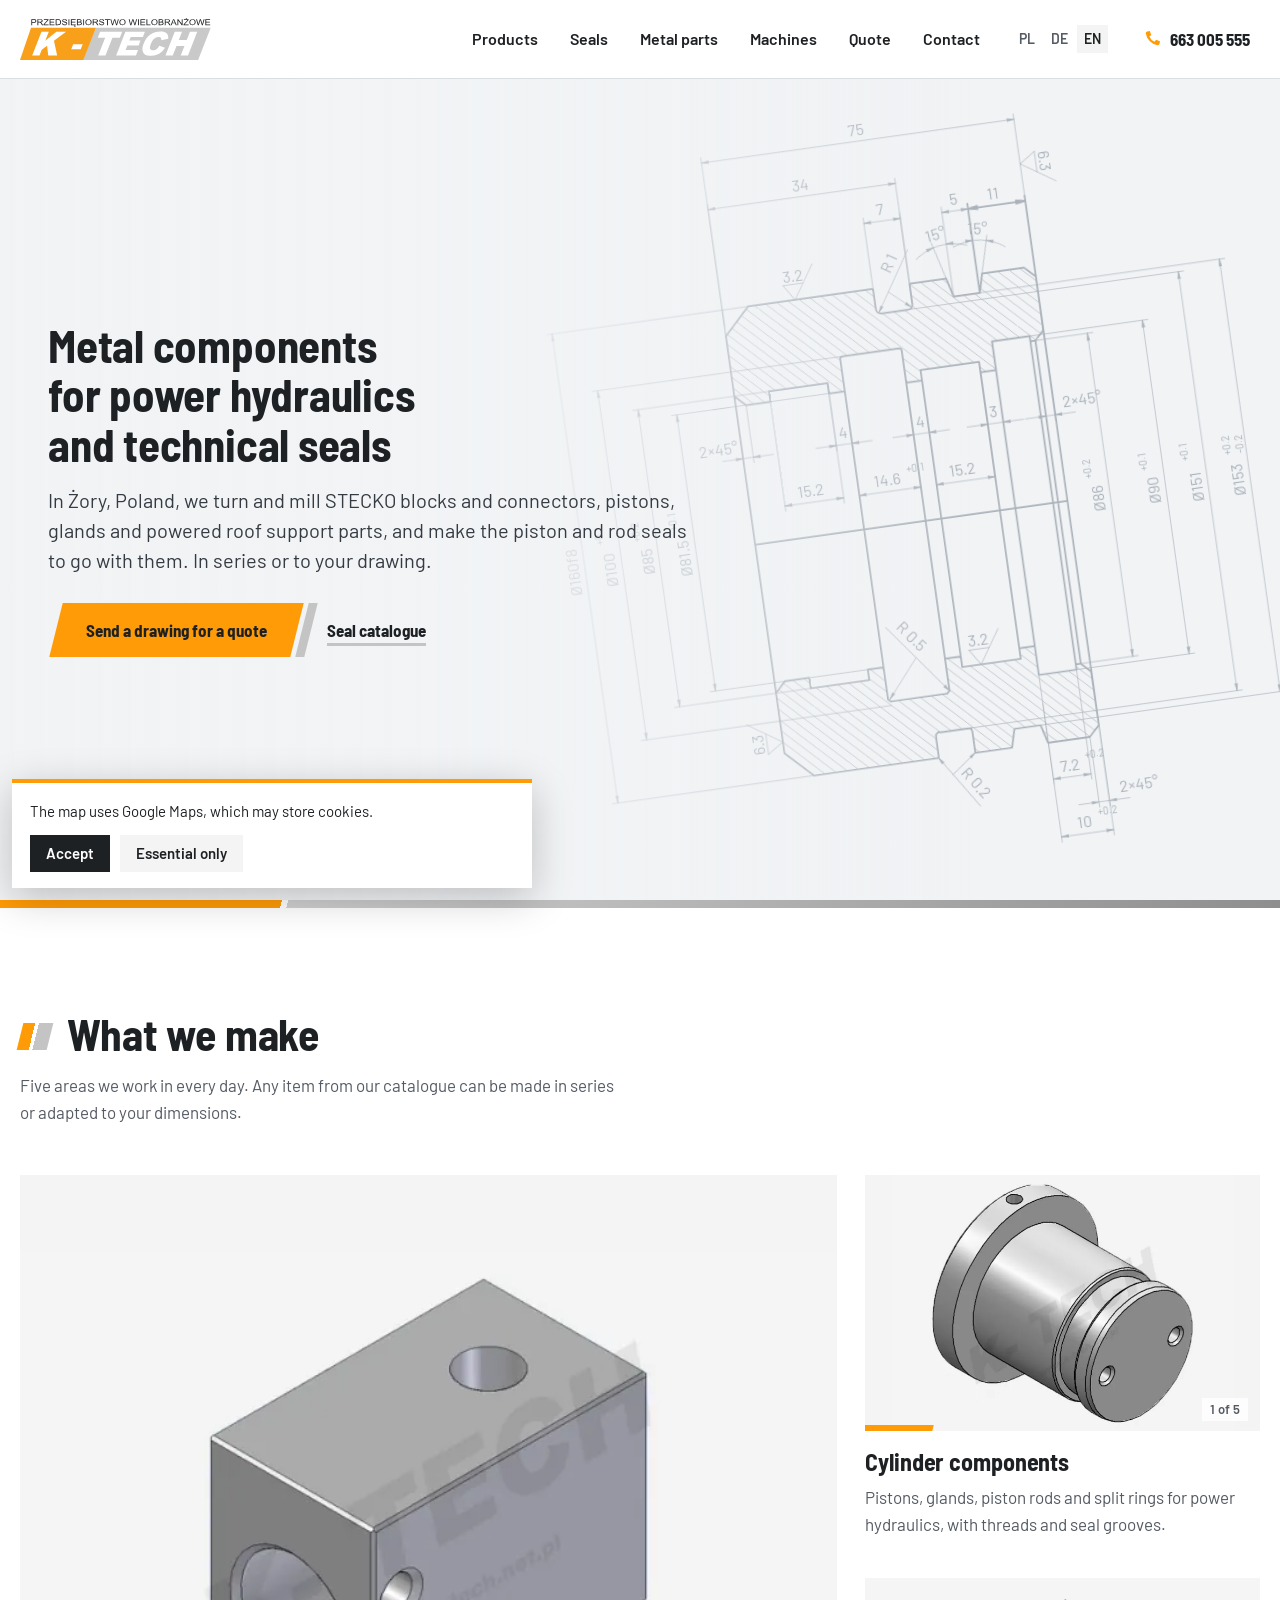
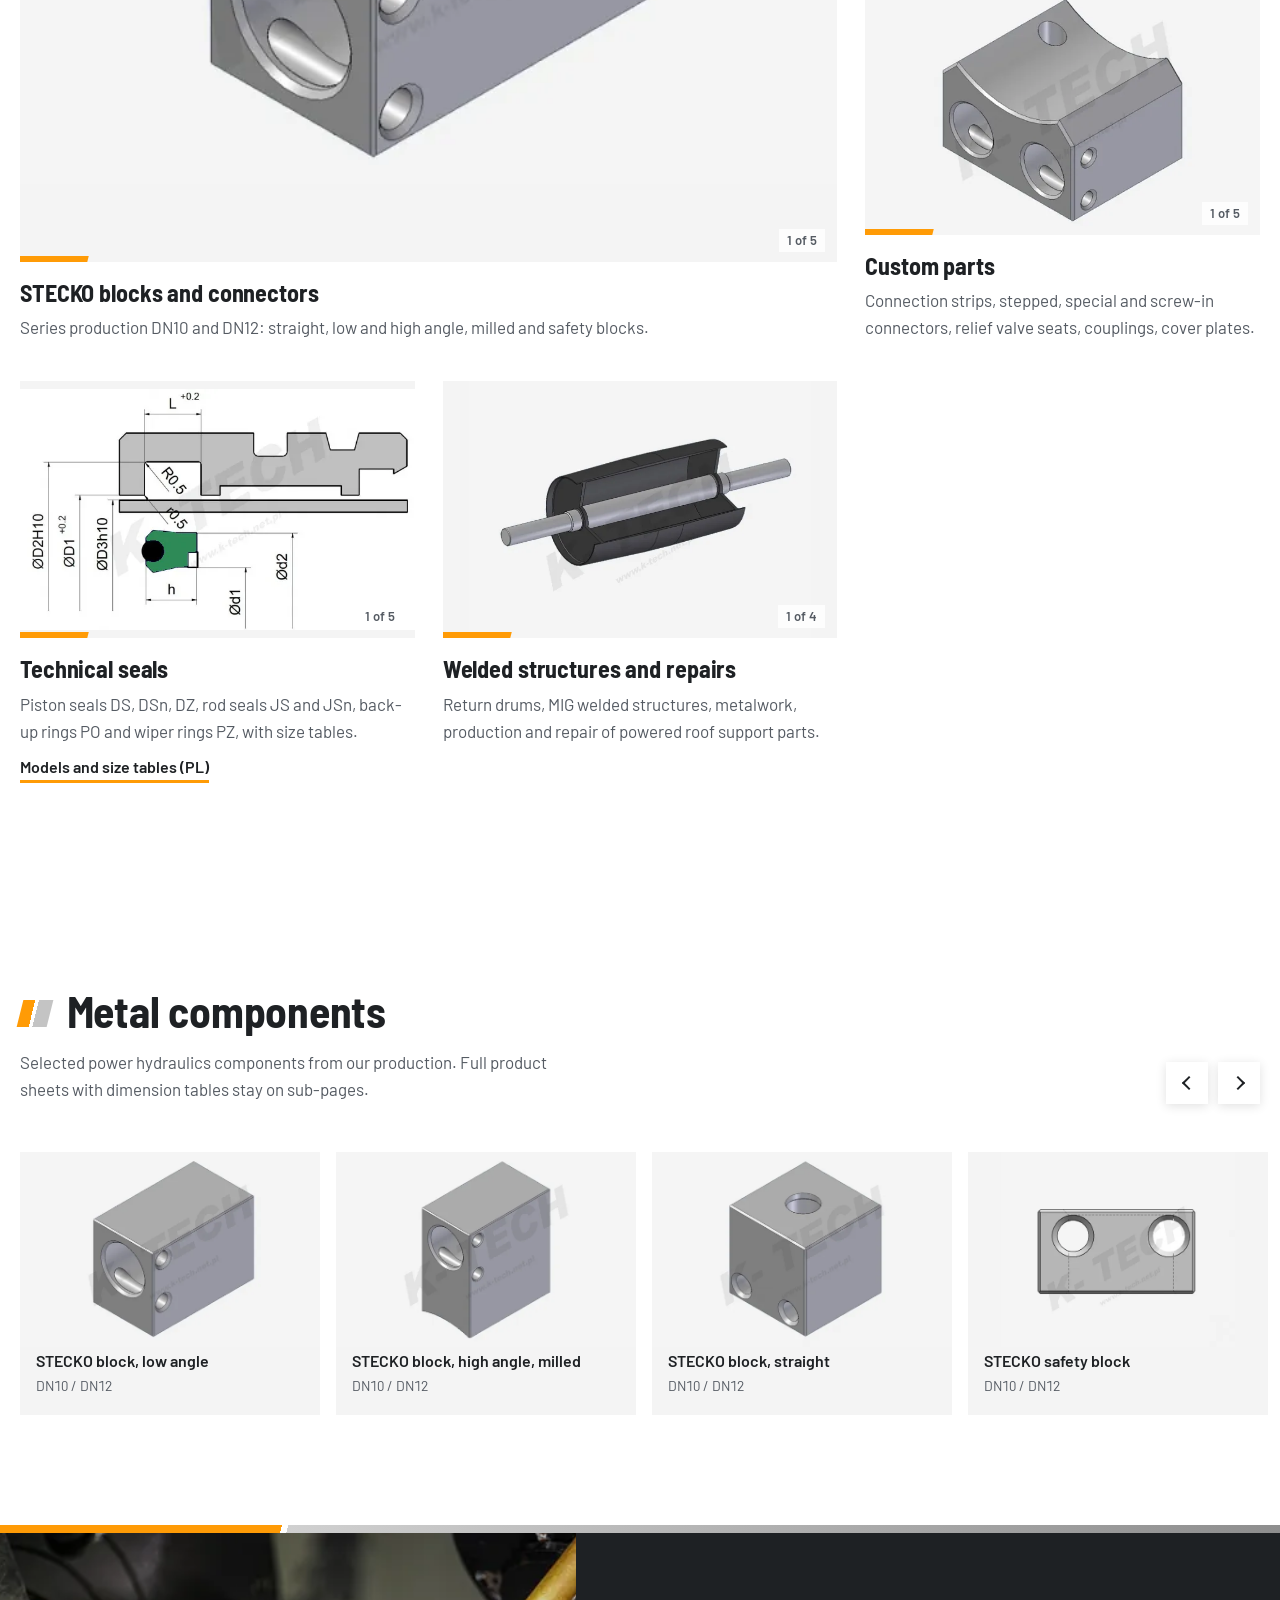
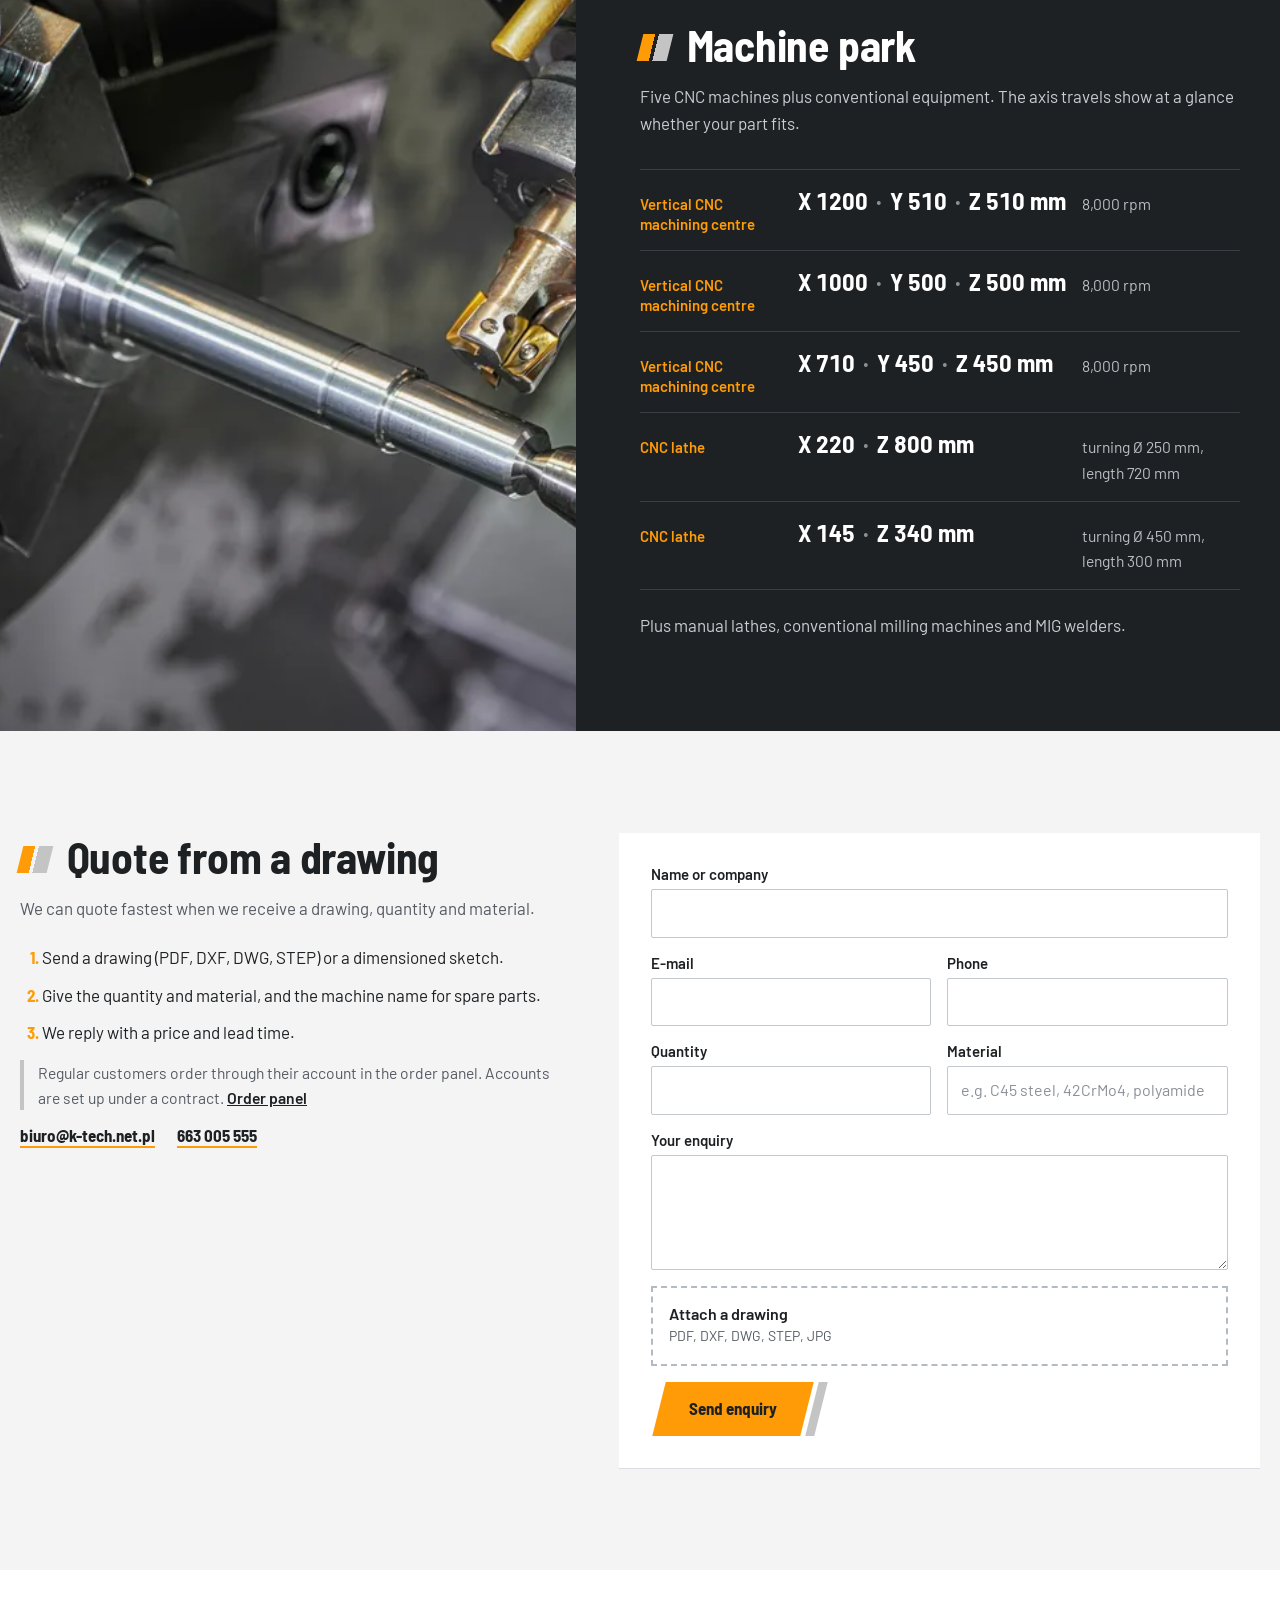
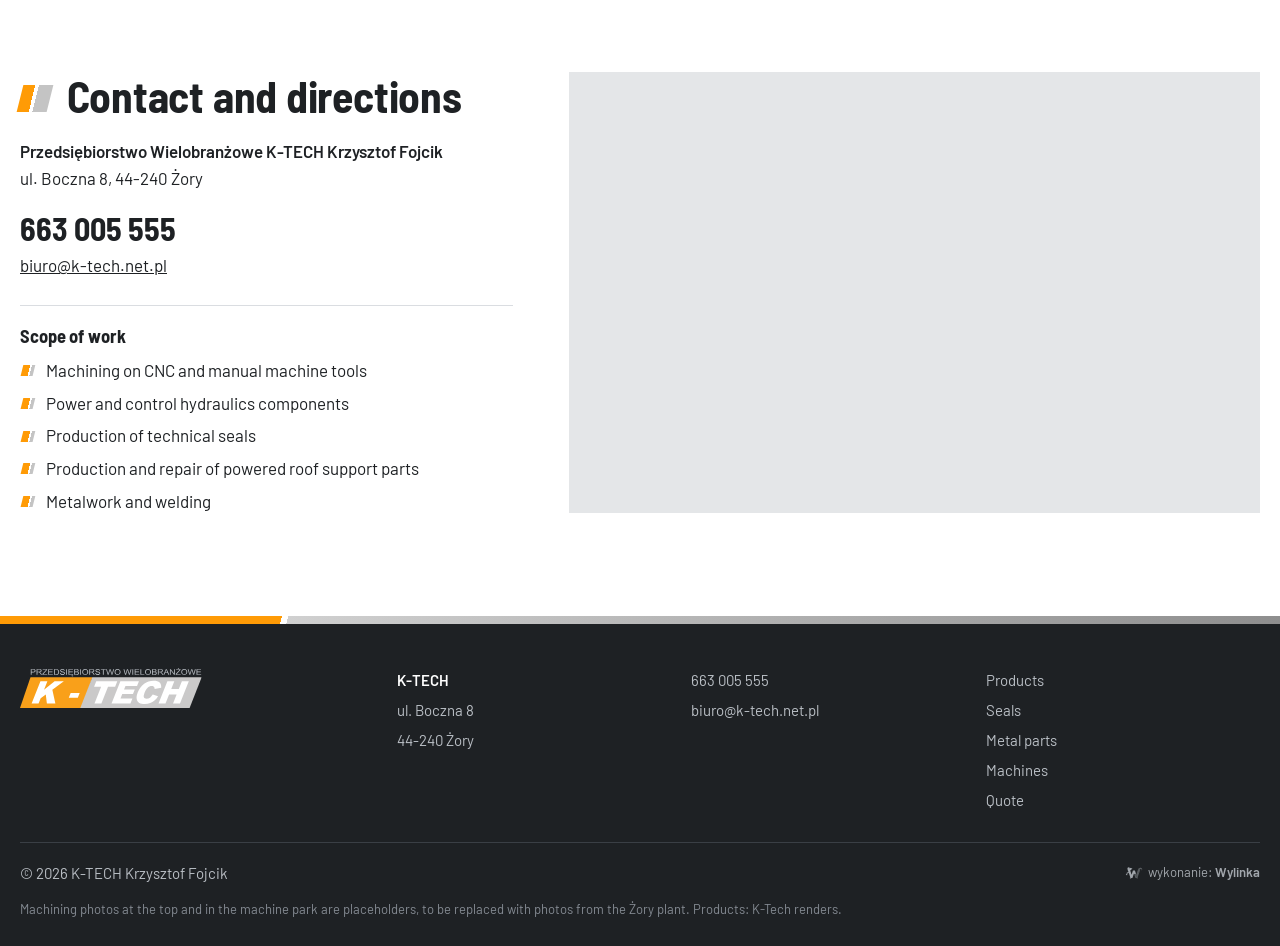
<file: en/index.html>
<!doctype html>
<html lang="en">
<head>
<meta charset="utf-8">
<meta name="viewport" content="width=device-width,initial-scale=1,viewport-fit=cover">
<meta name="robots" content="noindex,nofollow">
<title>K-Tech Żory, Poland - metal components for power hydraulics and technical seals</title>
<meta name="description" content="CNC turning and milling in Żory, Poland: STECKO blocks and connectors, pistons, glands, technical seals, parts for powered roof supports, welded structures. Quotes from drawings.">
<meta name="theme-color" content="#FFFFFF">
<link rel="alternate" hreflang="pl" href="https://wylinka-podglad.pl/ktech-koncepcja/">
<link rel="alternate" hreflang="de" href="https://wylinka-podglad.pl/ktech-koncepcja/de/">
<link rel="alternate" hreflang="en" href="https://wylinka-podglad.pl/ktech-koncepcja/en/">
<link rel="preload" href="../fonts/barlow-semi-condensed-latin-700-normal.woff2" as="font" type="font/woff2" crossorigin>
<link rel="stylesheet" href="../style.css">
<link rel="icon" href="../img/favicon.svg" type="image/svg+xml">
<style>
.wylinka-badge{display:inline-flex;align-items:center;gap:.4em;color:inherit;text-decoration:none;font-size:.875em;line-height:1;opacity:.85}
.wylinka-badge:hover,.wylinka-badge:focus-visible{opacity:1}
.wylinka-badge:focus-visible{outline:2px solid currentColor;outline-offset:3px;border-radius:2px}
.wylinka-badge svg{width:18px;height:18px;flex:none;overflow:visible}
.wylinka-badge b{font-weight:600}
.wylinka-badge .wy-old{opacity:.45;transform-origin:40px 30px;transition:transform .32s cubic-bezier(.3,.7,.4,1),opacity .32s ease-out}
.wylinka-badge .wy-pod{opacity:0;transition:opacity .2s ease-out .08s}
.wylinka-badge:hover .wy-old,.wylinka-badge:focus-visible .wy-old{transform:translate(9px,7px) rotate(9deg);opacity:0}
.wylinka-badge:hover .wy-pod,.wylinka-badge:focus-visible .wy-pod{opacity:1}
@media (prefers-reduced-motion:reduce){.wylinka-badge .wy-old,.wylinka-badge .wy-pod{transition:none}.wylinka-badge:hover .wy-old,.wylinka-badge:focus-visible .wy-old{transform:none;opacity:.45}.wylinka-badge:hover .wy-pod,.wylinka-badge:focus-visible .wy-pod{opacity:0}}
</style>
</head>
<body>
<a class="skip" href="#tresc">Skip to content</a>

<svg width="0" height="0" style="position:absolute" aria-hidden="true">
  <defs>
    <symbol id="logo" viewBox="0 0 702.6 154.7"><path fill-rule="evenodd" d="M41.7 26.3L41.7 4.6L50.8 4.6C52.4 4.6 53.5 4.6 54.4 4.8C55.5 4.9 56.6 5.3 57.4 5.7C58.3 6.2 58.8 6.9 59.4 7.9C59.7 8.8 60.1 9.7 60.1 10.8C60.1 12.6 59.4 14.3 58.1 15.5C56.8 16.8 54.4 17.4 51.0 17.4L44.8 17.4L44.8 26.3L41.7 26.3M44.8 14.8L51.2 14.8C53.2 14.8 54.6 14.4 55.5 13.9C56.3 13.2 56.8 12.1 56.8 11.0C56.8 10.0 56.5 9.1 56.1 8.6C55.5 7.9 54.8 7.5 53.9 7.3C53.5 7.1 52.4 7.1 51.0 7.1L44.8 7.1L44.8 14.8M64.1 26.3L64.1 4.6L74.9 4.6C76.9 4.6 78.6 4.8 79.7 5.1C80.9 5.5 81.7 6.2 82.4 7.1C83.1 8.2 83.5 9.3 83.5 10.4C83.5 12.1 82.8 13.3 81.8 14.3C80.6 15.3 78.9 16.1 76.5 16.4C77.5 16.6 78.0 17.2 78.6 17.4C79.5 18.3 80.4 19.2 81.1 20.3L85.3 26.3L81.3 26.3L78.2 21.7C77.3 20.5 76.5 19.4 75.8 18.8C75.3 18.1 74.7 17.5 74.2 17.2C73.8 17.0 73.3 16.8 72.9 16.6C72.5 16.6 71.8 16.6 71.1 16.6L67.4 16.6L67.4 26.3L64.1 26.3M67.4 14.1L74.2 14.1C75.6 14.1 76.7 14.1 77.6 13.7C78.4 13.3 79.1 13.0 79.5 12.4C79.8 11.7 80.2 11.1 80.2 10.4C80.2 9.5 79.7 8.6 78.9 7.9C78.0 7.3 76.7 6.9 74.9 6.9L67.4 6.9L67.4 14.1M86.4 26.3L86.4 23.6L98.8 9.7C99.7 8.6 100.5 7.9 101.2 7.1L87.9 7.1L87.9 4.6L105.0 4.6L105.0 7.1L91.5 22.1L90.1 23.7L105.4 23.7L105.4 26.3L86.4 26.3M109.1 26.3L109.1 4.6L126.4 4.6L126.4 7.1L112.2 7.1L112.2 13.7L125.5 13.7L125.5 16.3L112.2 16.3L112.2 23.7L127.0 23.7L127.0 26.3L109.1 26.3M131.4 26.3L131.4 4.6L139.6 4.6C141.6 4.6 143.0 4.6 144.0 4.8C145.4 5.1 146.5 5.7 147.4 6.4C148.7 7.3 149.6 8.6 150.4 10.0C150.9 11.7 151.3 13.3 151.3 15.3C151.3 17.0 151.1 18.5 150.7 19.5C150.2 21.0 149.6 21.9 149.1 22.8C148.3 23.6 147.6 24.3 146.9 24.8C146.0 25.2 145.1 25.6 144.0 25.9C142.9 26.1 141.6 26.3 140.1 26.3L131.4 26.3M134.6 23.7L139.8 23.7C141.2 23.7 142.5 23.6 143.4 23.2C144.3 23.0 145.1 22.7 145.6 22.1C146.3 21.4 146.9 20.5 147.4 19.4C147.8 18.3 148.0 16.8 148.0 15.2C148.0 13.0 147.6 11.1 146.7 10.0C146.0 8.8 144.9 7.9 143.8 7.5C142.9 7.1 141.6 7.1 139.6 7.1L134.6 7.1L134.6 23.7M154.6 19.2L157.7 19.0C157.8 20.1 158.0 21.0 158.6 21.7C159.1 22.5 159.9 23.0 160.9 23.4C162.0 23.7 163.3 24.1 164.8 24.1C165.9 24.1 167.0 23.9 167.9 23.6C168.8 23.2 169.5 22.8 170.1 22.3C170.4 21.6 170.6 21.0 170.6 20.3C170.6 19.7 170.4 19.0 170.1 18.6C169.5 18.1 168.8 17.7 167.9 17.4C167.2 17.0 165.7 16.6 163.5 16.3C161.3 15.7 159.9 15.3 158.9 15.0C157.8 14.3 156.9 13.7 156.4 12.8C155.8 12.1 155.5 11.1 155.5 10.2C155.5 9.1 155.8 8.0 156.6 7.1C157.3 6.2 158.2 5.5 159.5 4.9C160.9 4.4 162.4 4.2 164.1 4.2C165.7 4.2 167.3 4.4 168.8 4.9C170.1 5.5 171.2 6.2 171.9 7.3C172.6 8.2 173.0 9.3 173.0 10.6L169.9 11.0C169.9 9.5 169.4 8.4 168.3 7.9C167.3 7.1 165.9 6.8 164.1 6.8C162.2 6.8 160.8 7.1 159.9 7.7C158.9 8.2 158.6 9.1 158.6 10.0C158.6 10.8 158.9 11.3 159.5 11.9C160.2 12.4 161.7 13.0 164.2 13.3C167.0 14.1 168.6 14.4 169.7 14.8C171.0 15.3 172.1 16.1 172.6 17.0C173.4 17.9 173.7 19.0 173.7 20.1C173.7 21.2 173.4 22.3 172.6 23.4C171.9 24.3 170.8 25.2 169.5 25.8C168.1 26.3 166.6 26.7 164.8 26.7C162.6 26.7 160.9 26.3 159.5 25.8C157.8 25.2 156.7 24.3 156.0 23.2C155.1 21.9 154.7 20.6 154.6 19.2M181.8 4.6L181.8 26.3L178.7 26.3L178.7 4.6ZM187.4 26.3L187.4 4.6L205.0 4.6L205.0 7.1L190.7 7.1L190.7 13.7L204.1 13.7L204.1 16.3L190.7 16.3L190.7 23.7L205.5 23.7L205.5 26.3L187.4 26.3M204.4 26.3C203.7 26.7 203.2 27.0 202.8 27.6C202.6 28.1 202.4 28.5 202.4 29.0C202.4 29.4 202.4 29.8 202.8 30.1C203.0 30.3 203.3 30.5 203.9 30.5C204.2 30.5 204.4 30.5 204.8 30.5C205.0 30.3 205.2 30.3 205.5 30.1L205.5 32.2C204.6 32.3 203.9 32.5 203.2 32.5C202.8 32.5 202.2 32.5 201.9 32.3C201.3 32.2 201.0 32.0 200.8 31.8C200.4 31.6 200.2 31.2 200.0 30.9C200.0 30.5 199.9 30.3 199.9 30.0C199.9 29.2 200.0 28.7 200.6 28.0C201.0 27.4 201.5 26.7 202.2 26.3L204.4 26.3M209.7 26.3L209.7 4.6L218.9 4.6C220.7 4.6 222.2 4.8 223.2 5.1C224.3 5.7 225.3 6.2 225.8 7.1C226.4 8.0 226.7 9.1 226.7 10.0C226.7 11.0 226.5 11.9 226.0 12.6C225.4 13.5 224.5 14.3 223.4 14.6C224.9 15.0 226.0 15.7 226.7 16.6C227.6 17.5 228.0 18.6 228.0 19.9C228.0 21.0 227.6 21.9 227.3 22.8C226.7 23.6 226.2 24.3 225.4 24.8C224.7 25.2 223.8 25.6 222.9 25.9C221.8 26.1 220.5 26.3 218.9 26.3L209.7 26.3M213.0 13.7L218.1 13.7C219.6 13.7 220.5 13.5 221.2 13.3C222.0 13.2 222.5 12.8 223.1 12.2C223.4 11.9 223.6 11.1 223.6 10.4C223.6 9.7 223.4 9.1 223.1 8.6C222.7 7.9 222.2 7.7 221.4 7.3C220.7 7.1 219.4 7.1 217.8 7.1L213.0 7.1L213.0 13.7M213.0 23.7L218.9 23.7C220.0 23.7 220.7 23.6 221.1 23.6C221.8 23.4 222.5 23.2 222.9 23.0C223.4 22.7 223.8 22.3 224.2 21.7C224.5 21.2 224.7 20.6 224.7 19.9C224.7 19.2 224.3 18.5 224.0 17.9C223.4 17.2 222.9 16.8 222.0 16.6C221.2 16.3 220.0 16.3 218.5 16.3L213.0 16.3L213.0 23.7M236.0 4.6L236.0 26.3L232.9 26.3L232.9 4.6ZM240.8 15.7C240.8 12.1 241.7 9.3 243.9 7.1C246.1 5.1 248.8 4.2 252.3 4.2C254.5 4.2 256.5 4.8 258.1 5.7C260.0 6.6 261.4 7.9 262.3 9.5C263.3 11.3 263.8 13.3 263.8 15.3C263.8 17.5 263.3 19.5 262.2 21.4C261.2 23.0 259.8 24.3 258.0 25.2C256.3 26.1 254.3 26.7 252.3 26.7C249.9 26.7 247.9 26.1 246.1 25.0C244.3 24.1 243.0 22.8 242.1 21.0C241.1 19.4 240.8 17.5 240.8 15.7M243.9 15.7C243.9 18.3 244.8 20.5 246.3 21.9C247.9 23.4 249.9 24.1 252.1 24.1C254.7 24.1 256.5 23.4 258.1 21.9C259.6 20.3 260.3 18.3 260.3 15.3C260.3 13.7 260.2 12.1 259.4 10.8C258.7 9.5 257.8 8.4 256.5 7.7C255.2 7.1 253.8 6.6 252.3 6.6C249.9 6.6 248.1 7.3 246.4 8.8C244.8 10.2 243.9 12.4 243.9 15.7M267.8 26.3L267.8 4.6L278.6 4.6C280.8 4.6 282.3 4.8 283.5 5.1C284.6 5.5 285.5 6.2 286.1 7.1C286.8 8.2 287.2 9.3 287.2 10.4C287.2 12.1 286.6 13.3 285.5 14.3C284.3 15.3 282.6 16.1 280.4 16.4C281.2 16.6 281.9 17.2 282.3 17.4C283.2 18.3 284.1 19.2 285.0 20.3L289.0 26.3L285.0 26.3L281.9 21.7C281.0 20.5 280.2 19.4 279.7 18.8C279.0 18.1 278.4 17.5 278.1 17.2C277.5 17.0 277.1 16.8 276.6 16.6C276.2 16.6 275.7 16.6 274.8 16.6L271.1 16.6L271.1 26.3L267.8 26.3M271.1 14.1L277.9 14.1C279.3 14.1 280.4 14.1 281.3 13.7C282.1 13.3 282.8 13.0 283.2 12.4C283.5 11.7 283.9 11.1 283.9 10.4C283.9 9.5 283.5 8.6 282.6 7.9C281.7 7.3 280.4 6.9 278.8 6.9L271.1 6.9L271.1 14.1M291.0 19.2L294.1 19.0C294.1 20.1 294.5 21.0 295.0 21.7C295.6 22.5 296.3 23.0 297.4 23.4C298.5 23.7 299.8 24.1 301.3 24.1C302.4 24.1 303.4 23.9 304.4 23.6C305.3 23.2 306.0 22.8 306.6 22.3C306.9 21.6 307.1 21.0 307.1 20.3C307.1 19.7 306.9 19.0 306.6 18.6C306.0 18.1 305.3 17.7 304.4 17.4C303.6 17.0 302.2 16.6 300.0 16.3C297.8 15.7 296.3 15.3 295.4 15.0C294.3 14.3 293.4 13.7 292.9 12.8C292.3 12.1 291.9 11.1 291.9 10.2C291.9 9.1 292.3 8.0 293.0 7.1C293.8 6.2 294.7 5.5 296.0 4.9C297.4 4.4 298.9 4.2 300.5 4.2C302.2 4.2 303.8 4.4 305.3 4.9C306.6 5.5 307.7 6.2 308.4 7.3C309.1 8.2 309.5 9.3 309.5 10.6L306.4 11.0C306.2 9.5 305.6 8.4 304.7 7.9C303.8 7.1 302.4 6.8 300.5 6.8C298.7 6.8 297.2 7.1 296.3 7.7C295.4 8.2 295.0 9.1 295.0 10.0C295.0 10.8 295.4 11.3 296.0 11.9C296.7 12.4 298.1 13.0 300.7 13.3C303.4 14.1 305.1 14.4 306.0 14.8C307.5 15.3 308.6 16.1 309.1 17.0C309.8 17.9 310.2 19.0 310.2 20.1C310.2 21.2 309.8 22.3 309.1 23.4C308.4 24.3 307.3 25.2 306.0 25.8C304.5 26.3 303.1 26.7 301.3 26.7C299.1 26.7 297.4 26.3 296.0 25.8C294.3 25.2 293.2 24.3 292.3 23.2C291.6 21.9 291.2 20.6 291.0 19.2M320.6 26.3L320.6 7.1L312.8 7.1L312.8 4.6L331.8 4.6L331.8 7.1L323.9 7.1L323.9 26.3L320.6 26.3M339.3 26.3L332.9 4.6L336.1 4.6L339.8 18.8C340.2 20.3 340.5 21.7 340.9 23.2C341.4 20.8 341.8 19.5 342.0 19.2L346.6 4.6L350.4 4.6L353.9 15.5C354.6 18.3 355.3 20.8 355.7 23.2C356.1 21.9 356.4 20.3 357.0 18.5L360.6 4.6L363.9 4.6L357.3 26.3L354.2 26.3L349.1 9.7C348.8 8.4 348.4 7.5 348.4 7.1C348.0 8.2 347.8 9.0 347.7 9.7L342.5 26.3L339.3 26.3M365.9 15.7C365.9 12.1 367.0 9.3 369.0 7.1C371.2 5.1 374.0 4.2 377.4 4.2C379.6 4.2 381.6 4.8 383.5 5.7C385.1 6.6 386.6 7.9 387.5 9.5C388.4 11.3 388.9 13.3 388.9 15.3C388.9 17.5 388.4 19.5 387.5 21.4C386.4 23.0 385.1 24.3 383.3 25.2C381.5 26.1 379.4 26.7 377.4 26.7C375.1 26.7 373.1 26.1 371.2 25.0C369.6 24.1 368.1 22.8 367.2 21.0C366.3 19.4 365.9 17.5 365.9 15.7M369.2 15.7C369.2 18.3 369.9 20.5 371.6 21.9C373.1 23.4 375.1 24.1 377.4 24.1C379.8 24.1 381.8 23.4 383.3 21.9C384.9 20.3 385.7 18.3 385.7 15.3C385.7 13.7 385.3 12.1 384.6 10.8C384.0 9.5 382.9 8.4 381.6 7.7C380.5 7.1 379.1 6.6 377.4 6.6C375.2 6.6 373.2 7.3 371.6 8.8C369.9 10.2 369.2 12.4 369.2 15.7M406.5 26.3L400.3 4.6L403.6 4.6L407.0 18.8C407.6 20.3 407.8 21.7 408.1 23.2C408.9 20.8 409.2 19.5 409.2 19.2L413.8 4.6L417.6 4.6L421.1 15.5C422.0 18.3 422.6 20.8 422.9 23.2C423.3 21.9 423.7 20.3 424.2 18.5L427.9 4.6L431.1 4.6L424.6 26.3L421.5 26.3L416.3 9.7C416.0 8.4 415.8 7.5 415.6 7.1C415.4 8.2 415.1 9.0 414.9 9.7L410.0 26.3L406.5 26.3M437.9 4.6L437.9 26.3L434.6 26.3L434.6 4.6ZM443.6 26.3L443.6 4.6L460.9 4.6L460.9 7.1L446.7 7.1L446.7 13.7L460.0 13.7L460.0 16.3L446.7 16.3L446.7 23.7L461.5 23.7L461.5 26.3L443.6 26.3M465.7 26.3L465.7 4.6L469.0 4.6L469.0 23.7L480.8 23.7L480.8 26.3L465.7 26.3M483.6 15.7C483.6 12.1 484.7 9.3 486.9 7.1C489.1 5.1 491.8 4.2 495.3 4.2C497.5 4.2 499.5 4.8 501.1 5.7C502.9 6.6 504.4 7.9 505.3 9.5C506.2 11.3 506.6 13.3 506.6 15.3C506.6 17.5 506.2 19.5 505.1 21.4C504.2 23.0 502.8 24.3 500.9 25.2C499.1 26.1 497.3 26.7 495.1 26.7C492.9 26.7 490.9 26.1 489.1 25.0C487.2 24.1 486.0 22.8 485.0 21.0C484.1 19.4 483.6 17.5 483.6 15.7M486.9 15.7C486.9 18.3 487.8 20.5 489.2 21.9C490.9 23.4 492.7 24.1 495.1 24.1C497.6 24.1 499.5 23.4 501.1 21.9C502.6 20.3 503.3 18.3 503.3 15.3C503.3 13.7 502.9 12.1 502.4 10.8C501.7 9.5 500.8 8.4 499.5 7.7C498.2 7.1 496.7 6.6 495.3 6.6C492.9 6.6 491.1 7.3 489.4 8.8C487.8 10.2 486.9 12.4 486.9 15.7M510.6 26.3L510.6 4.6L519.8 4.6C521.6 4.6 523.0 4.8 524.1 5.1C525.2 5.7 526.1 6.2 526.7 7.1C527.4 8.0 527.6 9.1 527.6 10.0C527.6 11.0 527.4 11.9 526.9 12.6C526.3 13.5 525.4 14.3 524.3 14.6C525.8 15.0 526.9 15.7 527.6 16.6C528.5 17.5 528.9 18.6 528.9 19.9C528.9 21.0 528.5 21.9 528.2 22.8C527.6 23.6 527.1 24.3 526.3 24.8C525.6 25.2 524.7 25.6 523.8 25.9C522.7 26.1 521.4 26.3 519.9 26.3L510.6 26.3M513.9 13.7L519.0 13.7C520.5 13.7 521.6 13.5 522.1 13.3C522.9 13.2 523.6 12.8 524.0 12.2C524.3 11.9 524.5 11.1 524.5 10.4C524.5 9.7 524.3 9.1 524.0 8.6C523.6 7.9 523.0 7.7 522.3 7.3C521.6 7.1 520.3 7.1 518.7 7.1L513.9 7.1L513.9 13.7M513.9 23.7L519.9 23.7C520.8 23.7 521.6 23.6 521.9 23.6C522.7 23.4 523.4 23.2 524.0 23.0C524.3 22.7 524.7 22.3 525.1 21.7C525.4 21.2 525.6 20.6 525.6 19.9C525.6 19.2 525.4 18.5 524.9 17.9C524.3 17.2 523.8 16.8 522.9 16.6C522.1 16.3 520.8 16.3 519.4 16.3L513.9 16.3L513.9 23.7M533.3 26.3L533.3 4.6L544.1 4.6C546.1 4.6 547.7 4.8 548.8 5.1C549.9 5.5 550.8 6.2 551.5 7.1C552.3 8.2 552.5 9.3 552.5 10.4C552.5 12.1 551.9 13.3 550.8 14.3C549.7 15.3 548.1 16.1 545.7 16.4C546.6 16.6 547.2 17.2 547.7 17.4C548.6 18.3 549.5 19.2 550.3 20.3L554.5 26.3L550.4 26.3L547.3 21.7C546.4 20.5 545.7 19.4 545.0 18.8C544.4 18.1 543.9 17.5 543.3 17.2C543.0 17.0 542.4 16.8 541.9 16.6C541.7 16.6 540.9 16.6 540.2 16.6L536.4 16.6L536.4 26.3L533.3 26.3M536.4 14.1L543.3 14.1C544.8 14.1 545.9 14.1 546.8 13.7C547.5 13.3 548.1 13.0 548.6 12.4C549.0 11.7 549.2 11.1 549.2 10.4C549.2 9.5 548.8 8.6 547.9 7.9C547.2 7.3 545.9 6.9 544.1 6.9L536.4 6.9L536.4 14.1M554.8 26.3L564.1 4.6L567.6 4.6L577.5 26.3L573.8 26.3L571.1 19.5L560.9 19.5L558.3 26.3L554.8 26.3M561.8 17.4L570.0 17.4L567.4 11.3C566.7 9.5 566.2 8.0 565.8 6.8C565.4 8.2 565.1 9.5 564.3 11.0L561.8 17.4M579.9 26.3L579.9 4.6L583.1 4.6L595.8 21.6L595.8 4.6L598.9 4.6L598.9 26.3L595.6 26.3L583.0 9.1L583.0 26.3L579.9 26.3M602.3 26.3L602.3 23.6L614.8 9.7C615.5 8.6 616.4 7.9 617.1 7.1L603.8 7.1L603.8 4.6L621.0 4.6L621.0 7.1L607.4 22.1L606.0 23.7L621.3 23.7L621.3 26.3L602.3 26.3M610.7 3.1L610.7 0.0L614.4 0.0L614.4 3.1L610.7 3.1M623.9 15.7C623.9 12.1 624.8 9.3 627.0 7.1C629.2 5.1 631.9 4.2 635.4 4.2C637.6 4.2 639.6 4.8 641.4 5.7C643.1 6.6 644.5 7.9 645.4 9.5C646.4 11.3 646.9 13.3 646.9 15.3C646.9 17.5 646.4 19.5 645.4 21.4C644.3 23.0 643.1 24.3 641.2 25.2C639.4 26.1 637.4 26.7 635.4 26.7C633.0 26.7 631.0 26.1 629.2 25.0C627.5 24.1 626.1 22.8 625.2 21.0C624.3 19.4 623.9 17.5 623.9 15.7M627.0 15.7C627.0 18.3 627.9 20.5 629.4 21.9C631.0 23.4 633.0 24.1 635.4 24.1C637.8 24.1 639.6 23.4 641.2 21.9C642.7 20.3 643.6 18.3 643.6 15.3C643.6 13.7 643.3 12.1 642.5 10.8C641.8 9.5 640.9 8.4 639.6 7.7C638.3 7.1 637.0 6.6 635.4 6.6C633.0 6.6 631.2 7.3 629.6 8.8C627.9 10.2 627.0 12.4 627.0 15.7M655.1 26.3L648.7 4.6L652.0 4.6L655.7 18.8C656.0 20.3 656.4 21.7 656.8 23.2C657.3 20.8 657.7 19.5 657.9 19.2L662.4 4.6L666.3 4.6L669.7 15.5C670.5 18.3 671.2 20.8 671.6 23.2C671.9 21.9 672.3 20.3 672.8 18.5L676.5 4.6L679.8 4.6L673.2 26.3L670.1 26.3L665.0 9.7C664.6 8.4 664.3 7.5 664.3 7.1C663.9 8.2 663.7 9.0 663.5 9.7L658.4 26.3L655.1 26.3M682.7 26.3L682.7 4.6L700.1 4.6L700.1 7.1L686.0 7.1L686.0 13.7L699.2 13.7L699.2 16.3L686.0 16.3L686.0 23.7L700.8 23.7L700.8 26.3L682.7 26.3" fill="currentColor"/><path fill-rule="evenodd" d="M40.6 36.2L-0.0 154.7L240.1 154.7L280.4 36.2L40.6 36.2" fill="#F9A01A"/><path fill-rule="evenodd" d="M279.7 36.2L233.1 154.7L656.0 154.7L702.6 36.2L279.7 36.2" fill="#CAC9C9"/><path fill-rule="evenodd" d="M79.1 51.0L106.0 51.0L93.0 83.9L133.9 51.0L169.5 51.0L125.1 83.7L136.8 137.7L104.0 137.7L99.7 102.1L80.0 116.6L71.8 137.7L44.9 137.7L79.1 51.0M196.0 96.8L230.9 96.8L223.6 115.5L188.7 115.5L196.0 96.8M294.9 51.0L376.3 51.0L367.9 72.3L340.5 72.3L314.8 137.7L288.1 137.7L313.7 72.3L286.5 72.3L294.9 51.0M388.2 51.0L460.0 51.0L452.7 69.6L407.9 69.6L402.5 83.3L443.9 83.3L437.0 101.0L395.5 101.0L388.8 118.2L434.8 118.2L427.1 137.7L354.1 137.7L388.2 51.0M513.4 102.3L534.0 109.2C529.8 116.0 525.2 121.5 520.1 125.9C515.0 130.3 509.3 133.5 503.5 135.7C497.6 138.1 490.7 139.2 482.9 139.2C473.5 139.2 466.4 137.7 461.5 135.0C456.5 132.3 453.3 127.5 451.6 120.6C450.0 113.6 451.4 104.9 455.6 94.1C461.3 79.8 469.3 68.9 480.1 61.0C490.7 53.3 502.9 49.5 517.0 49.5C528.0 49.5 535.6 51.7 540.2 56.1C544.6 60.7 546.6 67.4 546.1 76.5L520.5 81.7C520.7 79.1 520.5 77.3 520.1 76.0C519.4 74.0 518.1 72.3 516.5 71.3C514.6 70.2 512.4 69.6 509.7 69.6C503.7 69.6 498.0 72.2 492.9 76.9C489.1 80.6 485.6 86.2 482.5 94.1C478.8 103.6 477.6 110.2 479.2 113.6C480.7 117.3 484.1 119.1 489.4 119.1C494.5 119.1 498.9 117.7 502.8 114.7C506.4 111.8 509.9 107.8 513.4 102.3M570.0 51.0L596.8 51.0L585.0 81.3L614.2 81.3L626.1 51.0L652.9 51.0L618.8 137.7L591.9 137.7L605.8 102.7L576.6 102.7L562.7 137.7L535.8 137.7L570.0 51.0" fill="#fff"/></symbol>
    <symbol id="tel" viewBox="0 0 20 20"><path d="M5.2 2.5 7.8 2l1.5 4-2 1.4a10 10 0 0 0 5.3 5.3l1.4-2 4 1.5-.5 2.6c-.2.9-1 1.5-1.9 1.4A14.5 14.5 0 0 1 3.8 4.4c-.1-.9.5-1.7 1.4-1.9Z" fill="currentColor"/></symbol>
  </defs>
</svg>

<header class="top" id="top">
  <div class="top-in">
    <a class="logo" href="#start" aria-label="K-Tech - home"><svg viewBox="0 0 702.6 154.7" role="img"><title>K-TECH Multi-trade company</title><use href="#logo"/></svg></a>
    <nav class="nav" aria-label="Menu">
      <a href="#oferta">Products</a>
      <a href="../uszczelnienia/">Seals</a>
      <a href="#wyroby">Metal parts</a>
      <a href="#maszyny">Machines</a>
      <a href="#wycena">Quote</a>
      <a href="#kontakt">Contact</a>
    </nav>
    <div class="jezyki" aria-label="Język / Sprache / Language"><a href="../" hreflang="pl" lang="pl">PL</a><a href="../de/" hreflang="de" lang="de">DE</a><a href="./" hreflang="en" lang="en" aria-current="page">EN</a></div>
    <a class="top-tel" href="tel:+48663005555" aria-label="Call: 663 005 555"><svg><use href="#tel"/></svg><span>663 005 555</span></a>
    <button class="burger" type="button" aria-expanded="false" aria-controls="menu-mob" aria-label="Open menu"><span></span><span></span><span></span></button>
  </div>
  <div class="menu-mob" id="menu-mob" hidden>
    <nav aria-label="Menu">
      <a href="#oferta">Products</a>
      <a href="../uszczelnienia/">Seals</a>
      <a href="#wyroby">Metal parts</a>
      <a href="#maszyny">Machines</a>
      <a href="#wycena">Quote</a>
      <a href="#kontakt">Contact</a>
    </nav>
    <div class="menu-mob-dol">
      <div class="jezyki"><a href="../" hreflang="pl" lang="pl">PL</a><a href="../de/" hreflang="de" lang="de">DE</a><a href="./" hreflang="en" lang="en" aria-current="page">EN</a></div>
      <a class="menu-mob-tel" href="tel:+48663005555">663 005 555</a>
    </div>
  </div>
</header>

<main id="tresc">

<section class="hero" id="start">
  <div class="hero-tlo" aria-hidden="true"><svg class="hero-rys" focusable="false" viewBox="0 0 398 413"><g fill="none" stroke="currentColor" stroke-linecap="round" stroke-linejoin="round"><path stroke-width=".9" d="M117.3 225.2L286.4 225.2M218.1 225.2L218.1 144.8M209.6 136L209.6 226.2M176.3 151.5L176.3 226.2M176.3 136L176.3 151.5M176.3 150.4L176.3 151.5M176.3 136L176.3 150.4M117.3 134.9L117.3 225.2M286.4 117.6L286.4 225.2M278.6 225.2L278.6 134.9M258.2 134.9L258.2 225.2M249.8 225.2L249.8 144.8M117.3 225.2L117.3 315.5M176.3 316.5L176.3 226.2M209.6 226.2L209.6 316.5M218.1 225.2L218.1 305.6M249.8 225.2L249.8 305.6M258.2 315.5L258.2 225.2M278.6 225.2L278.6 315.5M286.4 332.7L286.4 225.2M117.3 150.4L117.3 144.8M117.3 321.2L117.3 315.5M255.4 108.2L255.4 59.9M286.4 108.2L286.4 59.9M255.4 62.8L260.4 63.6M260.4 63.6L260.4 61.8M260.4 61.8L255.4 62.8M286.4 62.8L281.4 61.8M281.4 61.8L281.4 63.6M281.4 63.6L286.4 62.8M255.4 62.8L286.4 62.8M280.7 98.2L286.4 103.8M286.4 103.8L286.4 117.6M278.6 137.7L278.6 134.9M278.6 134.9L258.2 134.9M258.2 134.9L258.2 150.4M258.2 150.4L249.8 150.4M176.3 150.4L167.8 150.4M167.8 150.4L167.8 144.8M136.1 144.8L136.1 150.4M218.1 150.4L209.6 150.4M209.6 151.5L209.6 133.1M209.6 133.1C209.6 132.4 209 131.7 208.1 131.7M208.1 131.7L177.8 131.7M177.8 131.7C176.9 131.7 176.3 132.4 176.3 133.1M176.3 133.1L176.3 151.5M122.9 150.4L136.1 150.4M122.9 150.4L117.3 144.8M140.4 98.2L198.4 98.2M198.4 98.2C198.8 98.2 199 98.4 199 98.8M199 98.8L199 109M218.7 109L218.7 98.8M218.7 98.8C218.7 98.4 219 98.2 219.3 98.2M219.3 98.2L238.6 98.2M238.6 98.2L241.2 108.2M241.2 108.2L255.4 108.2M255.4 108.2L258 98.2M258 98.2L280.7 98.2M201.4 111.8L215.9 111.8M201.8 111.9C200.2 111.9 199 110.7 199 109.1M199 109.1L199 109C199 109 199 109 199 109M215.9 111.9C217.5 111.9 218.7 110.7 218.7 109.1M218.7 109.1L218.7 109C218.7 109 218.7 109 218.7 109M199 98.8L198.4 98.2M198.4 98.2L131.3 98.2M131.3 98.2L117.3 112.4M117.3 112.4L117.3 144.8M117.3 144.8L122.9 150.4M122.9 150.4L136.1 150.4M176.3 151.5L176.3 133.1M177.8 131.7L208.1 131.7M209.6 133.1L209.6 151.5M209.6 150.4L218.1 150.4M218.1 150.4L218.1 144.8M249.8 144.8L249.8 150.4M167.8 144.8L167.8 150.4M249.8 150.4L258.2 150.4M167.8 150.4L176.3 150.4M258.2 150.4L258.2 134.9M258.2 134.9L278.6 134.9M278.6 134.9L278.6 137.7M278.6 137.7L281.3 137.7M281.3 137.7L286.2 132.9M286.2 132.9L286.4 103.8M286.4 103.8L280.7 98.2M280.7 98.2L258 98.2M258 98.2L255.4 108.2M255.4 108.2L241.2 108.2M241.2 108.2L238.6 98.2M238.6 98.2L219.3 98.2M219.3 98.2L218.7 98.8M281.3 137.7L281.3 225.2M281.3 225.2L281.3 312.6M122.9 299.9L117.3 305.6M117.3 305.6L117.3 338.1M117.3 338.1L131.3 352.1M131.3 352.1L198.4 352.1M198.4 352.1L199 351.6M199 351.6L199 341.2M199 341.2L199.1 339.6M199.1 339.6L200.6 338.3M200.6 338.3L201.8 338.6M201.8 338.6L215.9 338.6M215.9 338.6L218.3 338.8M218.3 338.8L218.7 340.6M218.7 340.6L218.7 351.6M218.7 351.6L219.3 352.1M219.3 352.1L238.6 352.1M238.6 352.1L241.2 342.3M241.2 342.3L255.4 342.3M255.4 342.3L258 352.1M258 352.1L280.7 352.1M280.7 352.1L286.4 346.5M286.4 346.5L286.2 317.6M286.2 317.6L281.3 312.6M281.3 312.6L278.6 312.6M278.6 312.6L278.6 315.5M278.6 315.5L258.2 315.5M258.2 315.5L258.2 299.9M258.2 299.9L249.8 299.9M249.8 299.9L249.8 305.6M249.8 305.6L218.1 305.6M218.1 305.6L218.1 299.9M218.1 299.9L209.6 299.9M209.6 299.9L209.6 317.2M209.6 317.2L208.1 318.6M208.1 318.6L177.8 318.6M177.8 318.6L176.3 317.2M176.3 317.2L176.3 299.9M176.3 299.9L167.8 299.9M167.8 299.9L167.8 305.6M167.8 305.6L136.1 305.6M136.1 305.6L136.1 299.9M136.1 299.9L122.9 299.9M122.9 299.9L122.9 299.9M167.8 144.8L136.1 144.8M218.1 144.8L249.8 144.8"/><path stroke-width=".35" d="M240 287.8L228.4 305.6M228.4 305.6L223 297.2M223 297.2L233.9 297.2M168.4 80.4L156.8 98.2M156.8 98.2L151.4 89.8M151.4 89.8L162.2 89.8M108.8 337.5L108.8 326.6M294.8 37.2L294.8 48.2M99.4 320.3L117.3 332M304.2 54.4L286.4 42.8M117.3 332L108.8 337.5M286.4 42.8L294.8 37.2M176.3 133.1L176.3 151.5M209.6 133.1L209.6 151.5M218.1 144.8L218.1 150.4M208.1 131.7L177.8 131.7M177.8 131.7C176.9 131.7 176.3 132.4 176.3 133.1M209.6 133.1C209.6 132.4 209 131.7 208.1 131.7M199 98.8L199 109.2M199 98.8C199 98.4 198.8 98.2 198.4 98.2M280.7 352.1L258.2 352.1M280.7 352.1L258.2 352.1M280.7 352.1L258.2 352.1M280.7 352.1L258.2 352.1M280.7 352.1L258.2 352.1M280.7 352.1L258.2 352.1M286.4 346.5L280.7 352.1M258.2 150.4L258.2 134.9M258.2 150.4L258.2 134.9M249.8 144.8L249.8 150.4M167.8 144.8L167.8 150.4M255.4 108.2L241.2 108.2M218.7 98.8L218.7 109.2M219.3 98.2C219 98.2 218.7 98.4 218.7 98.8M241.2 108.2L238.6 98.2M278.6 134.9L258.2 134.9M255.4 108.2L258 98.2M286.4 103.8L280.7 98.2M286.4 117.6L286.4 103.8M278.6 137.7L278.6 134.9M140.4 98.2L140.4 98.2M167.8 150.4L167.8 144.8M249.8 150.4L258.2 150.4M167.8 150.4L176.3 150.4M209.6 150.4L218.1 150.4M105.4 150.4L113.8 150.4M190 98.2L198.4 98.2M190 98.2L140.4 98.2M199 98.8L199 98.2M218.7 98.8L218.7 98.2M219.3 98.2L238.6 98.2M258 98.2L280.7 98.2M176.3 151.5L176.3 209.7M209.6 151.5L209.6 209.7M176.3 206.9L179.9 207.5M179.9 207.5L179.9 206.2M179.9 206.2L176.3 206.9M209.6 206.9L206 206.2M206 206.2L206 207.5M206 207.5L209.6 206.9M176.3 206.9L209.6 206.9M198.8 352L200.2 355.4M200.2 355.4L201.3 354.8M201.3 354.8L198.8 352M198.8 352L217.5 380.7M218.8 351.9L215.6 353.6M215.6 353.6L216.3 354.5M216.3 354.5L218.8 351.9M218.8 351.9L205.2 362M280.7 352.1L280.7 390.2M286.4 346.5L286.4 390.2M280.7 387.4L277.1 386.8M277.1 386.8L277.1 388M277.1 388L280.7 387.4M286.4 387.4L290.1 388M290.1 388L290.1 386.8M290.1 386.8L286.4 387.4M269.8 387.4L297.4 387.4M258.2 315.5L258.2 374.7M278.6 315.5L278.6 374.7M258.2 371.9L261.9 372.5M261.9 372.5L261.9 371.2M261.9 371.2L258.2 371.9M278.6 371.9L274.8 371.2M274.8 371.2L274.8 372.5M274.8 372.5L278.6 371.9M258.2 371.9L278.6 371.9M258.2 331L258.2 406M286.4 331L286.4 406M258.2 403.2L261.9 403.8M261.9 403.8L261.9 402.5M261.9 402.5L258.2 403.2M286.4 403.2L282.8 402.5M282.8 402.5L282.8 403.8M282.8 403.8L286.4 403.2M258.2 403.2L286.4 403.2M209.6 317.2L207.9 314M207.9 314L206.9 314.8M206.9 314.8L209.6 317.2M209.6 317.2L180.5 279M177.4 317.3L180.2 314.9M180.2 314.9L179.2 314.1M179.2 314.1L177.4 317.3M177.4 317.3L194.3 297.2M200.3 111.3L202.8 108.6M202.8 108.6L201.8 107.9M201.8 107.9L200.3 111.3M200.3 111.3L220.2 80M218.1 110.8L215.8 107.9M215.8 107.9L215 108.9M215 108.9L218.1 110.8M218.1 110.8L206.9 101M199 98.2L199 59.9M218.7 98.2L218.7 59.9M199 62.8L202.6 63.4M202.6 63.4L202.6 62.1M202.6 62.1L199 62.8M218.7 62.8L215.1 62.1M215.1 62.1L215.1 63.4M215.1 63.4L218.7 62.8M199 62.8L218.7 62.8M241.2 108.2L241.2 59.9M255.4 108.2L255.4 59.9M241.2 62.8L244.8 63.4M244.8 63.4L244.8 62.1M244.8 62.1L241.2 62.8M255.4 62.8L251.8 62.1M251.8 62.1L251.8 63.4M251.8 63.4L255.4 62.8M241.2 62.8L255.4 62.8M238.6 98.2L233.3 78.2M234 80.9L230.3 81.2M230.3 81.2L230.7 82.5M230.7 82.5L234 80.9M241.2 79.8L244.8 80.6M244.8 80.6L244.8 79.2M244.8 79.2L241.2 79.8M224.2 85.7C232.1 79.6 242.7 78.3 252 82M258 98.2L263.4 78.2M262.7 80.9L266 82.5M266 82.5L266.3 81.2M266.3 81.2L262.7 80.9M255.4 79.8L251.8 79.2M251.8 79.2L251.8 80.6M251.8 80.6L255.4 79.8M272.4 85.7C264.5 79.6 254 78.3 244.7 82M117.3 106.7L117.3 41.1M218.7 106.7L218.7 41.1M117.3 43.8L120.9 44.4M120.9 44.4L120.9 43.2M120.9 43.2L117.3 43.8M218.7 43.8L215.1 43.2M215.1 43.2L215.1 44.4M215.1 44.4L218.7 43.8M117.3 43.8L218.7 43.8M117.3 112.4L117.3 15.8M286.4 112.4L286.4 15.8M117.3 18.6L120.9 19.2M120.9 19.2L120.9 17.9M120.9 17.9L117.3 18.6M286.4 18.6L282.8 17.9M282.8 17.9L282.8 19.2M282.8 19.2L286.4 18.6M117.3 18.6L286.4 18.6M140.4 98.2L22.4 98.2M140.4 352.1L22.4 352.1M25.2 98.2L24.6 101.9M24.6 101.9L25.8 101.9M25.8 101.9L25.2 98.2M25.2 352.1L25.8 348.5M25.8 348.5L24.6 348.5M24.6 348.5L25.2 352.1M25.2 98.2L25.2 352.1M215.9 338.6L365.1 338.6M215.9 111.8L365.1 111.8M362.3 338.6L362.9 335M362.9 335L361.7 335M361.7 335L362.3 338.6M362.3 111.8L361.7 115.4M361.7 115.4L362.9 115.4M362.9 115.4L362.3 111.8M362.3 338.6L362.3 111.8M255.4 108.2L387.9 108.2M255.4 342.3L387.9 342.3M385.1 108.2L384.5 111.8M384.5 111.8L385.7 111.8M385.7 111.8L385.1 108.2M385.1 342.3L385.7 338.7M385.7 338.7L384.5 338.7M384.5 338.7L385.1 342.3M385.1 108.2L385.1 342.3M117.3 129.3L117.3 112.4M117.3 112.4L131.3 98.2M278.6 137.7L281.3 137.7M281.3 137.7L286.2 132.9M278.6 315.5L342.5 315.5M278.6 134.9L342.5 134.9M339.6 315.5L340.4 311.9M340.4 311.9L339 311.9M339 311.9L339.6 315.5M339.6 134.9L339 138.5M339 138.5L340.4 138.5M340.4 138.5L339.6 134.9M339.6 315.5L339.6 134.9M281.3 312.6L312.4 312.6M281.3 137.7L312.4 137.7M309.5 312.6L310.1 309M310.1 309L308.9 309M308.9 309L309.5 312.6M309.5 137.7L308.9 141.4M308.9 141.4L310.1 141.4M310.1 141.4L309.5 137.7M309.5 312.6L309.5 137.7M170 150.4L82.6 150.4M170 299.9L82.6 299.9M85.4 150.4L84.8 154M84.8 154L86 154M86 154L85.4 150.4M85.4 299.9L86 296.3M86 296.3L84.8 296.3M84.8 296.3L85.4 299.9M85.4 150.4L85.4 299.9M177.8 131.7L42.4 131.7M177.8 320.7L42.4 320.7M45.2 131.7L44.6 135.4M44.6 135.4L45.9 135.4M45.9 135.4L45.2 131.7M45.2 320.7L45.9 317.1M45.9 317.1L44.6 317.1M44.6 317.1L45.2 320.7M45.2 131.7L45.2 320.7M117.3 112.4L117.3 98.2M209.6 150.4L209.6 181.5M218.1 150.4L218.1 181.5M209.6 178.6L206 178M206 178L206 179.3M206 179.3L209.6 178.6M218.1 178.6L221.7 179.3M221.7 179.3L221.7 178M221.7 178L218.1 178.6M198.5 178.6L229 178.6M249.8 150.4L249.8 181.5M258.2 150.4L258.2 181.5M249.8 178.6L246.2 178M246.2 178L246.2 179.3M246.2 179.3L249.8 178.6M258.2 178.6L261.9 179.3M261.9 179.3L261.9 178M261.9 178L258.2 178.6M238.7 178.6L269.2 178.6M117.3 144.8L117.3 150.4M117.3 150.4L117.3 181.5M122.9 150.4L122.9 181.5M117.3 178.6L113.7 178M113.7 178L113.7 179.3M113.7 179.3L117.3 178.6M122.9 178.6L126.5 179.3M126.5 179.3L126.5 178M126.5 178L122.9 178.6M106.2 178.6L133.8 178.6M286.2 132.9L286.2 137.7M281.3 137.7L281.3 181.5M286.2 137.7L286.2 181.5M281.3 178.6L277.7 178M277.7 178L277.7 179.3M277.7 179.3L281.3 178.6M286.2 178.6L289.8 179.3M289.8 179.3L289.8 178M289.8 178L286.2 178.6M270.3 178.6L297.2 178.6M286.4 106.2L278.3 98.2M286.4 112.2L272.4 98.2M286.4 118.1L266.4 98.2M286.2 124.1L260.4 98.2M286.2 130L257.3 101.1M284.7 134.4L256 105.8M281.7 137.4L252.4 108.2M273.2 134.9L246.4 108.2M239.4 101.2L236.6 98.2M267.2 134.9L230.6 98.2M261.2 134.9L224.6 98.2M258.2 137.9L218.9 98.6M258.2 143.9L218.7 104.3M258.2 149.9L218.6 110.2M252.8 150.4L249.8 147.4M247.1 144.8L214.1 111.8M241.1 144.8L208.2 111.8M199 102.6L194.7 98.2M235.1 144.8L202.2 111.9M199 108.6L188.7 98.2M229.2 144.8L182.7 98.2M223.2 144.8L176.7 98.2M218.1 145.6L209.6 137.1M204.2 131.7L170.7 98.2M216.9 150.4L209.6 143.1M198.2 131.7L164.7 98.2M210.9 150.4L209.6 149.1M192.3 131.7L158.8 98.2M186.3 131.7L152.8 98.2M180.3 131.7L146.8 98.2M176.3 133.7L140.8 98.2M176.3 139.7L134.8 98.2M176.3 145.7L130.1 99.5M175 150.4L127.1 102.5M169 150.4L167.8 149.2M163.4 144.8L124.1 105.5M157.5 144.8L121.1 108.5M151.5 144.8L118.1 111.4M145.5 144.8L117.3 116.6M139.5 144.8L117.3 122.6M136.1 147.4L117.3 128.6M133.1 150.4L117.3 134.4M127.1 150.4L117.3 140.4M286.2 321.5L278.6 313.8M286.2 327.5L274.2 315.5M286.4 333.6L268.2 315.5M258.2 305.4L252.6 299.9M286.4 339.6L262.2 315.5M258.2 311.4L249.8 303M286.4 345.6L246.4 305.6M283.8 349L240.4 305.6M280.8 352.1L234.4 305.6M275 352.1L228.4 305.6M269 352.1L222.4 305.6M218.1 301.1L216.8 299.9M263 352.1L256.2 345.4M253.1 342.3L210.8 299.9M247.1 342.3L209.6 304.7M241.2 342.4L209.6 310.7M240 347.1L209.6 316.6M238.7 351.8L205.6 318.6M233.1 352.1L199.6 318.6M227.1 352.1L218.7 343.7M213.5 338.6L193.6 318.6M176.3 301.4L174.9 299.9M221.1 352.1L218.7 349.7M207.5 338.6L187.6 318.6M176.3 307.4L169 299.9M201.5 338.4L181.7 318.6M176.3 313.2L167.8 304.8M199 341.9L162.6 305.6M199 348L156.6 305.6M197.2 352.1L150.6 305.6M191.2 352.1L144.6 305.6M185.2 352.1L138.8 305.6M136.1 303L133.1 299.9M179.2 352.1L127.1 299.9M173.3 352.1L122 300.9M167.3 352.1L119 303.8M161.3 352.1L117.3 308.1M155.3 352.1L117.3 314.1M149.3 352.1L117.3 320.1M143.3 352.1L117.3 326M137.3 352.1L117.3 332M131.4 352.1L117.3 338M218.1 150.4L218.1 209.7M249.8 150.4L249.8 209.7M218.1 206.9L221.7 207.5M221.7 207.5L221.7 206.2M221.7 206.2L218.1 206.9M249.8 206.9L246.2 206.2M246.2 206.2L246.2 207.5M246.2 207.5L249.8 206.9M218.1 206.9L249.8 206.9M167.8 150.4L167.8 209.7M136.1 150.4L136.1 209.7M167.8 206.9L164.2 206.2M164.2 206.2L164.2 207.5M164.2 207.5L167.8 206.9M136.1 206.9L139.7 207.5M139.7 207.5L139.7 206.2M139.7 206.2L136.1 206.9M167.8 206.9L136.1 206.9M176.3 150.4L176.3 181.5M167.8 150.4L167.8 181.5M176.3 178.6L179.9 179.3M179.9 179.3L179.9 178M179.9 178L176.3 178.6M167.8 178.6L164.2 178M164.2 178L164.2 179.3M164.2 179.3L167.8 178.6M187.2 178.6L156.9 178.6M136.1 144.8L62.4 144.8M136.1 305.6L62.4 305.6M65.2 144.8L64.6 148.4M64.6 148.4L65.9 148.4M65.9 148.4L65.2 144.8M65.2 305.6L65.9 302M65.9 302L64.6 302M64.6 302L65.2 305.6M65.2 144.8L65.2 305.6"/></g><path fill="currentColor" d="M176.3 206.9L179.9 207.5L179.9 206.2L176.3 206.9M209.6 206.9L206 206.2L206 207.5L209.6 206.9M198.8 352L200.2 355.4L201.3 354.8L198.8 352M218.8 351.9L215.6 353.6L216.3 354.5L218.8 351.9M280.7 387.4L277.1 386.8L277.1 388L280.7 387.4M286.4 387.4L290.1 388L290.1 386.8L286.4 387.4M258.2 371.9L261.9 372.5L261.9 371.2L258.2 371.9M278.6 371.9L274.8 371.2L274.8 372.5L278.6 371.9M258.2 403.2L261.9 403.8L261.9 402.5L258.2 403.2M286.4 403.2L282.8 402.5L282.8 403.8L286.4 403.2M209.6 317.2L207.9 314L206.9 314.8L209.6 317.2M177.4 317.3L180.2 314.9L179.2 314.1L177.4 317.3M200.3 111.3L202.8 108.6L201.8 107.9L200.3 111.3M218.1 110.8L215.8 107.9L215 108.9L218.1 110.8M199 62.8L202.6 63.4L202.6 62.1L199 62.8M218.7 62.8L215.1 62.1L215.1 63.4L218.7 62.8M241.2 62.8L244.8 63.4L244.8 62.1L241.2 62.8M255.4 62.8L251.8 62.1L251.8 63.4L255.4 62.8M234 80.9L230.3 81.2L230.7 82.5L234 80.9M241.2 79.8L244.8 80.6L244.8 79.2L241.2 79.8M262.7 80.9L266 82.5L266.3 81.2L262.7 80.9M255.4 79.8L251.8 79.2L251.8 80.6L255.4 79.8M255.4 62.8L260.4 63.6L260.4 61.8L255.4 62.8M286.4 62.8L281.4 61.8L281.4 63.6L286.4 62.8M117.3 43.8L120.9 44.4L120.9 43.2L117.3 43.8M218.7 43.8L215.1 43.2L215.1 44.4L218.7 43.8M117.3 18.6L120.9 19.2L120.9 17.9L117.3 18.6M286.4 18.6L282.8 17.9L282.8 19.2L286.4 18.6M25.2 98.2L24.6 101.9L25.8 101.9L25.2 98.2M25.2 352.1L25.8 348.5L24.6 348.5L25.2 352.1M362.3 338.6L362.9 335L361.7 335L362.3 338.6M362.3 111.8L361.7 115.4L362.9 115.4L362.3 111.8M385.1 108.2L384.5 111.8L385.7 111.8L385.1 108.2M385.1 342.3L385.7 338.7L384.5 338.7L385.1 342.3M339.6 315.5L340.4 311.9L339 311.9L339.6 315.5M339.6 134.9L339 138.5L340.4 138.5L339.6 134.9M309.5 312.6L310.1 309L308.9 309L309.5 312.6M309.5 137.7L308.9 141.4L310.1 141.4L309.5 137.7M85.4 150.4L84.8 154L86 154L85.4 150.4M85.4 299.9L86 296.3L84.8 296.3L85.4 299.9M45.2 131.7L44.6 135.4L45.9 135.4L45.2 131.7M45.2 320.7L45.9 317.1L44.6 317.1L45.2 320.7M209.6 178.6L206 178L206 179.3L209.6 178.6M218.1 178.6L221.7 179.3L221.7 178L218.1 178.6M249.8 178.6L246.2 178L246.2 179.3L249.8 178.6M258.2 178.6L261.9 179.3L261.9 178L258.2 178.6M117.3 178.6L113.7 178L113.7 179.3L117.3 178.6M122.9 178.6L126.5 179.3L126.5 178L122.9 178.6M281.3 178.6L277.7 178L277.7 179.3L281.3 178.6M286.2 178.6L289.8 179.3L289.8 178L286.2 178.6M218.1 206.9L221.7 207.5L221.7 206.2L218.1 206.9M249.8 206.9L246.2 206.2L246.2 207.5L249.8 206.9M167.8 206.9L164.2 206.2L164.2 207.5L167.8 206.9M136.1 206.9L139.7 207.5L139.7 206.2L136.1 206.9M176.3 178.6L179.9 179.3L179.9 178L176.3 178.6M167.8 178.6L164.2 178L164.2 179.3L167.8 178.6M65.2 144.8L64.6 148.4L65.9 148.4L65.2 144.8M65.2 305.6L65.9 302L64.6 302L65.2 305.6"/><g fill="currentColor" font-family="Barlow,Arial,sans-serif"><text x="223.1" y="295.6" font-size="8.5">3.2</text><text x="151.5" y="88.2" font-size="8.5">3.2</text><text x="107.3" y="337.4" font-size="8.5" transform="rotate(-90 107.3 337.4)">6.3</text><text x="296.4" y="37.4" font-size="8.5" transform="rotate(90 296.4 37.4)">6.3</text><text x="184.7" y="203.6" font-size="8.5">14.6</text><text x="203.3" y="198.4" font-size="5.6">+0.1</text><text x="209.3" y="362" font-size="8.5" transform="rotate(56.7 209.3 362)">R 0.2</text><text x="292.7" y="384" font-size="8.5">2×45°</text><text x="262.6" y="368.6" font-size="8.5">7.2</text><text x="276.4" y="363.5" font-size="5.6">+0.2</text><text x="267.6" y="399.9" font-size="8.5">10</text><text x="279.2" y="394.8" font-size="5.6">+0.2</text><text x="185.6" y="280" font-size="8.5" transform="rotate(52.7 185.6 280)">R 0.5</text><text x="209" y="91.6" font-size="8.5" transform="rotate(-57.5 209 91.6)">R 1</text><text x="206.6" y="59.4" font-size="8.5">7</text><text x="246" y="59.4" font-size="8.5">5</text><text x="230.9" y="77.7" font-size="8.5" transform="rotate(-7.5 230.9 77.7)">15°</text><text x="253.2" y="76" font-size="8.5" transform="rotate(7.5 253.2 76)">15°</text><text x="266.6" y="59.4" font-size="8.5">11</text><text x="163.4" y="40.5" font-size="8.5">34</text><text x="197.2" y="15.3" font-size="8.5">75</text><text x="21.9" y="239.1" font-size="8.5" transform="rotate(-90 21.9 239.1)">Ø160f8</text><text x="359" y="235.6" font-size="8.5" transform="rotate(-90 359 235.6)">Ø151</text><text x="353.9" y="212.8" font-size="5.6" transform="rotate(-90 353.9 212.8)">+0.1</text><text x="381.8" y="235.6" font-size="8.5" transform="rotate(-90 381.8 235.6)">Ø153</text><text x="376.7" y="212.8" font-size="5.6" transform="rotate(-90 376.7 212.8)">+0.2</text><text x="384" y="212.8" font-size="5.6" transform="rotate(-90 384 212.8)">-0.2</text><text x="336.4" y="233.3" font-size="8.5" transform="rotate(-90 336.4 233.3)">Ø90</text><text x="331.4" y="215.2" font-size="5.6" transform="rotate(-90 331.4 215.2)">+0.1</text><text x="306.2" y="233.3" font-size="8.5" transform="rotate(-90 306.2 233.3)">Ø86</text><text x="301.1" y="215.2" font-size="5.6" transform="rotate(-90 301.1 215.2)">+0.2</text><text x="82" y="236.8" font-size="8.5" transform="rotate(-90 82 236.8)">Ø81.5</text><text x="77" y="211.6" font-size="5.6" transform="rotate(-90 77 211.6)">+0.1</text><text x="41.9" y="236.7" font-size="8.5" transform="rotate(-90 41.9 236.7)">Ø100</text><text x="36.8" y="213.8" font-size="5.6" transform="rotate(-90 36.8 213.8)">+0.1</text><text x="211.5" y="175.4" font-size="8.5">4</text><text x="251.7" y="175.4" font-size="8.5">3</text><text x="94.2" y="175.4" font-size="8.5">2×45°</text><text x="290.9" y="175.4" font-size="8.5">2×45°</text><text x="225.8" y="203.6" font-size="8.5">15.2</text><text x="143.8" y="203.6" font-size="8.5">15.2</text><text x="169.7" y="175.4" font-size="8.5">4</text><text x="62" y="233.3" font-size="8.5" transform="rotate(-90 62 233.3)">Ø85</text><text x="56.8" y="215.2" font-size="5.6" transform="rotate(-90 56.8 215.2)">+0.2</text></g></svg></div>
  <div class="hero-in">
    <h1>Metal components for power hydraulics and technical seals</h1>
    <p class="lead">In Żory, Poland, we turn and mill STECKO blocks and connectors, pistons, glands and powered roof support parts, and make the piston and rod seals to go with them. In series or to your drawing.</p>
    <div class="hero-akcje"><a class="btn" href="#wycena" id="hero-cta"><span>Send a drawing for a quote</span></a><a class="hero-link" href="../uszczelnienia/">Seal catalogue</a></div>
  </div>
</section>
<div class="szew" aria-hidden="true"></div>

<section class="sekcja" id="oferta">
  <div class="wrap">
    <div class="glowa">
      <h2><i class="znak" aria-hidden="true"></i>What we make</h2>
      <p>Five areas we work in every day. Any item from our catalogue can be made in series or adapted to your dimensions.</p>
    </div>
    <div class="karty">
<article class="karta karta-duza">
  <div class="sw" data-of="of">
    <div class="sw-tor" tabindex="0" aria-label="STECKO blocks and connectors"><div class="sw-sl"><img src="../img/r/ktn-1.webp" alt="STECKO blocks and connectors, photo 1" loading="lazy" decoding="async" width="638" height="415" draggable="false"></div><div class="sw-sl"><img src="../img/r/kwf-1.webp" alt="STECKO blocks and connectors, photo 2" loading="lazy" decoding="async" width="638" height="415" draggable="false"></div><div class="sw-sl"><img src="../img/r/np-1.webp" alt="STECKO blocks and connectors, photo 3" loading="lazy" decoding="async" width="638" height="415" draggable="false"></div><div class="sw-sl"><img src="../img/r/zab-1.webp" alt="STECKO blocks and connectors, photo 4" loading="lazy" decoding="async" width="638" height="415" draggable="false"></div><div class="sw-sl"><img src="../img/r/ktnf-2.webp" alt="STECKO blocks and connectors, photo 5" loading="lazy" decoding="async" width="638" height="415" draggable="false"></div></div>
    <button class="sw-b sw-prev" type="button" aria-label="Previous"></button><button class="sw-b sw-next" type="button" aria-label="Next"></button>
    <span class="sw-n">1 of 5</span>
  </div>
  <h3>STECKO blocks and connectors</h3>
  <p>Series production DN10 and DN12: straight, low and high angle, milled and safety blocks.</p>
</article>
<article class="karta">
  <div class="sw" data-of="of">
    <div class="sw-tor" tabindex="0" aria-label="Cylinder components"><div class="sw-sl"><img src="../img/r/tlokgwin-1.webp" alt="Cylinder components, photo 1" loading="lazy" decoding="async" width="638" height="415" draggable="false"></div><div class="sw-sl"><img src="../img/r/dlaw130-1.webp" alt="Cylinder components, photo 2" loading="lazy" decoding="async" width="638" height="415" draggable="false"></div><div class="sw-sl"><img src="../img/r/dlaw9060-1.webp" alt="Cylinder components, photo 3" loading="lazy" decoding="async" width="638" height="415" draggable="false"></div><div class="sw-sl"><img src="../img/r/pierscdziel-1.webp" alt="Cylinder components, photo 4" loading="lazy" decoding="async" width="638" height="415" draggable="false"></div><div class="sw-sl"><img src="../img/r/tloczysko-2.webp" alt="Cylinder components, photo 5" loading="lazy" decoding="async" width="638" height="415" draggable="false"></div></div>
    <button class="sw-b sw-prev" type="button" aria-label="Previous"></button><button class="sw-b sw-next" type="button" aria-label="Next"></button>
    <span class="sw-n">1 of 5</span>
  </div>
  <h3>Cylinder components</h3>
  <p>Pistons, glands, piston rods and split rings for power hydraulics, with threads and seal grooves.</p>
</article>
<article class="karta">
  <div class="sw" data-of="of">
    <div class="sw-tor" tabindex="0" aria-label="Custom parts"><div class="sw-sl"><img src="../img/r/kpl-1.webp" alt="Custom parts, photo 1" loading="lazy" decoding="async" width="638" height="415" draggable="false"></div><div class="sw-sl"><img src="../img/r/skomp1-2.webp" alt="Custom parts, photo 2" loading="lazy" decoding="async" width="638" height="415" draggable="false"></div><div class="sw-sl"><img src="../img/r/sprzeg-1.webp" alt="Custom parts, photo 3" loading="lazy" decoding="async" width="638" height="415" draggable="false"></div><div class="sw-sl"><img src="../img/r/upust-1.webp" alt="Custom parts, photo 4" loading="lazy" decoding="async" width="638" height="415" draggable="false"></div><div class="sw-sl"><img src="../img/r/przywk-1.webp" alt="Custom parts, photo 5" loading="lazy" decoding="async" width="638" height="415" draggable="false"></div></div>
    <button class="sw-b sw-prev" type="button" aria-label="Previous"></button><button class="sw-b sw-next" type="button" aria-label="Next"></button>
    <span class="sw-n">1 of 5</span>
  </div>
  <h3>Custom parts</h3>
  <p>Connection strips, stepped, special and screw-in connectors, relief valve seats, couplings, cover plates.</p>
</article>
<article class="karta">
  <div class="sw" data-of="of">
    <div class="sw-tor" tabindex="0" aria-label="Technical seals"><div class="sw-sl"><img src="../img/r/jhs.webp" alt="Technical seals, photo 1" loading="lazy" decoding="async" width="638" height="415" draggable="false"></div><div class="sw-sl"><img src="../img/r/ds.webp" alt="Technical seals, photo 2" loading="lazy" decoding="async" width="638" height="415" draggable="false"></div><div class="sw-sl"><img src="../img/r/dsn.webp" alt="Technical seals, photo 3" loading="lazy" decoding="async" width="638" height="415" draggable="false"></div><div class="sw-sl"><img src="../img/r/pz.webp" alt="Technical seals, photo 4" loading="lazy" decoding="async" width="638" height="415" draggable="false"></div><div class="sw-sl"><img src="../img/r/po.webp" alt="Technical seals, photo 5" loading="lazy" decoding="async" width="638" height="415" draggable="false"></div></div>
    <button class="sw-b sw-prev" type="button" aria-label="Previous"></button><button class="sw-b sw-next" type="button" aria-label="Next"></button>
    <span class="sw-n">1 of 5</span>
  </div>
  <h3>Technical seals</h3>
  <p>Piston seals DS, DSn, DZ, rod seals JS and JSn, back-up rings PO and wiper rings PZ, with size tables.</p>
  <a class="karta-link" href="../uszczelnienia/">Models and size tables (PL)</a>
</article>
<article class="karta">
  <div class="sw" data-of="of">
    <div class="sw-tor" tabindex="0" aria-label="Welded structures and repairs"><div class="sw-sl"><img src="../img/r/btw-1.webp" alt="Welded structures and repairs, photo 1" loading="lazy" decoding="async" width="638" height="415" draggable="false"></div><div class="sw-sl"><img src="../img/r/konspaw-1.webp" alt="Welded structures and repairs, photo 2" loading="lazy" decoding="async" width="638" height="415" draggable="false"></div><div class="sw-sl"><img src="../img/r/tabspag-1.webp" alt="Welded structures and repairs, photo 3" loading="lazy" decoding="async" width="638" height="415" draggable="false"></div><div class="sw-sl"><img src="../img/r/btw-2.webp" alt="Welded structures and repairs, photo 4" loading="lazy" decoding="async" width="638" height="415" draggable="false"></div></div>
    <button class="sw-b sw-prev" type="button" aria-label="Previous"></button><button class="sw-b sw-next" type="button" aria-label="Next"></button>
    <span class="sw-n">1 of 4</span>
  </div>
  <h3>Welded structures and repairs</h3>
  <p>Return drums, MIG welded structures, metalwork, production and repair of powered roof support parts.</p>
</article>
    </div>
  </div>
</section>

<section class="sekcja" id="wyroby">
  <div class="wrap">
    <div class="glowa glowa-rzad">
      <h2><i class="znak" aria-hidden="true"></i>Metal components</h2>
      <p>Selected power hydraulics components from our production. Full product sheets with dimension tables stay on sub-pages.</p>
      <div class="kat-nav"><button class="sw-b sw-prev" type="button" aria-label="Previous" data-kat="-1"></button><button class="sw-b sw-next" type="button" aria-label="Next" data-kat="1"></button></div>
    </div>
  </div>
  <div class="kat" tabindex="0" aria-label="Metal components">
<figure class="kat-el"><img src="../img/r/ktn-2.webp" alt="STECKO block, low angle" loading="lazy" decoding="async" width="638" height="415" draggable="false"><figcaption><b>STECKO block, low angle</b><span>DN10 / DN12</span></figcaption></figure>
<figure class="kat-el"><img src="../img/r/kwf-2.webp" alt="STECKO block, high angle, milled" loading="lazy" decoding="async" width="638" height="415" draggable="false"><figcaption><b>STECKO block, high angle, milled</b><span>DN10 / DN12</span></figcaption></figure>
<figure class="kat-el"><img src="../img/r/np-2.webp" alt="STECKO block, straight" loading="lazy" decoding="async" width="638" height="415" draggable="false"><figcaption><b>STECKO block, straight</b><span>DN10 / DN12</span></figcaption></figure>
<figure class="kat-el"><img src="../img/r/zab-3.webp" alt="STECKO safety block" loading="lazy" decoding="async" width="638" height="415" draggable="false"><figcaption><b>STECKO safety block</b><span>DN10 / DN12</span></figcaption></figure>
<figure class="kat-el"><img src="../img/r/listw-1.webp" alt="Connection strip" loading="lazy" decoding="async" width="638" height="415" draggable="false"><figcaption><b>Connection strip</b><span>DN10 / DN12</span></figcaption></figure>
<figure class="kat-el"><img src="../img/r/przywk-2.webp" alt="Screw-in connector" loading="lazy" decoding="async" width="638" height="415" draggable="false"><figcaption><b>Screw-in connector</b><span>DN12</span></figcaption></figure>
<figure class="kat-el"><img src="../img/r/upust-3.webp" alt="Relief valve seat" loading="lazy" decoding="async" width="638" height="415" draggable="false"><figcaption><b>Relief valve seat</b></figcaption></figure>
<figure class="kat-el"><img src="../img/r/sprzeg-2.webp" alt="Coupling" loading="lazy" decoding="async" width="638" height="415" draggable="false"><figcaption><b>Coupling</b></figcaption></figure>
<figure class="kat-el"><img src="../img/r/tlokgwin-2.webp" alt="Piston 74" loading="lazy" decoding="async" width="638" height="415" draggable="false"><figcaption><b>Piston 74</b><span>M30x1,5</span></figcaption></figure>
<figure class="kat-el"><img src="../img/r/tlok5951-1.webp" alt="Piston 59/44" loading="lazy" decoding="async" width="638" height="415" draggable="false"><figcaption><b>Piston 59/44</b><span>M28x1,5</span></figcaption></figure>
<figure class="kat-el"><img src="../img/r/dlaw130-2.webp" alt="Gland 130/81.5" loading="lazy" decoding="async" width="638" height="415" draggable="false"><figcaption><b>Gland 130/81.5</b></figcaption></figure>
<figure class="kat-el"><img src="../img/r/pierscdziel-2.webp" alt="Split ring 73" loading="lazy" decoding="async" width="638" height="415" draggable="false"><figcaption><b>Split ring 73</b></figcaption></figure>
<figure class="kat-el"><img src="../img/r/tul4b3-1.webp" alt="Piston 89/56" loading="lazy" decoding="async" width="638" height="415" draggable="false"><figcaption><b>Piston 89/56</b></figcaption></figure>
<figure class="kat-el"><img src="../img/r/btw-3.webp" alt="Return drum" loading="lazy" decoding="async" width="638" height="415" draggable="false"><figcaption><b>Return drum</b><span>BTW-03.00</span></figcaption></figure>
  </div>
</section>

<div class="szew" aria-hidden="true"></div>
<section class="maszyny" id="maszyny">
  <div class="masz-foto"><img src="../img/tokarka-1600.webp" srcset="../img/tokarka-900.webp 900w, ../img/tokarka-1600.webp 1600w" sizes="(min-width: 1000px) 45vw, 100vw" alt="Turning a shaft on a CNC lathe" width="1600" height="1066" loading="lazy" decoding="async"></div>
  <div class="masz-in">
    <h2><i class="znak" aria-hidden="true"></i>Machine park</h2>
    <p class="masz-lead">Five CNC machines plus conventional equipment. The axis travels show at a glance whether your part fits.</p>
    <ul class="masz-lista">
      <li><b>Vertical CNC machining centre</b><span class="osie">X 1200 <em>·</em> Y 510 <em>·</em> Z 510 mm</span><span>8,000 rpm</span></li>
      <li><b>Vertical CNC machining centre</b><span class="osie">X 1000 <em>·</em> Y 500 <em>·</em> Z 500 mm</span><span>8,000 rpm</span></li>
      <li><b>Vertical CNC machining centre</b><span class="osie">X 710 <em>·</em> Y 450 <em>·</em> Z 450 mm</span><span>8,000 rpm</span></li>
      <li><b>CNC lathe</b><span class="osie">X 220 <em>·</em> Z 800 mm</span><span>turning Ø 250 mm, length 720 mm</span></li>
      <li><b>CNC lathe</b><span class="osie">X 145 <em>·</em> Z 340 mm</span><span>turning Ø 450 mm, length 300 mm</span></li>
    </ul>
    <p class="masz-konw">Plus manual lathes, conventional milling machines and MIG welders.</p>
  </div>
</section>



<section class="sekcja szara" id="wycena">
  <div class="wrap wycena">
    <div class="wyc-txt">
      <h2><i class="znak" aria-hidden="true"></i>Quote from a drawing</h2>
      <p>We can quote fastest when we receive a drawing, quantity and material.</p>
      <ol class="wyc-lista">
        <li>Send a drawing (PDF, DXF, DWG, STEP) or a dimensioned sketch.</li>
        <li>Give the quantity and material, and the machine name for spare parts.</li>
        <li>We reply with a price and lead time.</li>
      </ol>
      <p class="wyc-stali">Regular customers order through their account in the order panel. Accounts are set up under a contract. <a href="http://k-tech.net.pl/formularz-zamowienia.html" rel="noopener">Order panel</a></p>
      <p class="wyc-kontakt"><a href="mailto:biuro@k-tech.net.pl">biuro@k-tech.net.pl</a><a href="tel:+48663005555">663 005 555</a></p>
    </div>
    <form class="form" id="form" novalidate>
      <div class="pole"><label for="f-name">Name or company</label><input id="f-name" name="name" autocomplete="organization"></div>
      <div class="pola2">
        <div class="pole"><label for="f-mail">E-mail</label><input id="f-mail" name="mail" type="email" autocomplete="email"></div>
        <div class="pole"><label for="f-tel">Phone</label><input id="f-tel" name="tel" type="tel" autocomplete="tel"></div>
      </div>
      <div class="pola2">
        <div class="pole"><label for="f-ilosc">Quantity</label><input id="f-ilosc" name="ilosc" inputmode="numeric"></div>
        <div class="pole"><label for="f-mat">Material</label><input id="f-mat" name="mat" placeholder="e.g. C45 steel, 42CrMo4, polyamide"></div>
      </div>
      <div class="pole"><label for="f-msg">Your enquiry</label><textarea id="f-msg" name="msg" rows="4"></textarea></div>
      <label class="plik" for="f-plik"><input id="f-plik" type="file" name="plik" accept=".pdf,.dxf,.dwg,.step,.stp,.jpg,.jpeg,.png" multiple><b>Attach a drawing</b><span id="plik-n">PDF, DXF, DWG, STEP, JPG</span></label>
      <button class="btn" type="submit"><span>Send enquiry</span></button>
      <p class="form-info" id="form-info" hidden>This is a website preview, the form does not send anything yet. Please write to biuro@k-tech.net.pl.</p>
    </form>
  </div>
</section>

<section class="sekcja" id="kontakt">
  <div class="wrap kontakt">
    <div class="ko-txt">
      <h2><i class="znak" aria-hidden="true"></i>Contact and directions</h2>
      <p class="ko-firma"><b>Przedsiębiorstwo Wielobranżowe K-TECH Krzysztof Fojcik</b><br>ul. Boczna 8, 44-240 Żory</p>
      <p class="ko-dane">
        <a class="ko-duzy" href="tel:+48663005555">663 005 555</a>
        <a href="mailto:biuro@k-tech.net.pl">biuro@k-tech.net.pl</a>
      </p>
      <div class="ko-zakres">
        <h3>Scope of work</h3>
        <ul>
        <li>Machining on CNC and manual machine tools</li>
        <li>Power and control hydraulics components</li>
        <li>Production of technical seals</li>
        <li>Production and repair of powered roof support parts</li>
        <li>Metalwork and welding</li>
        </ul>
      </div>
    </div>
    <div class="mapa"><iframe title="Map to K-Tech, ul. Boczna 8, Żory, Poland" src="https://maps.google.com/maps?q=ul.%20Boczna%208%2C%2044-240%20%C5%BBory&amp;z=15&amp;output=embed" loading="lazy" referrerpolicy="no-referrer-when-downgrade"></iframe></div>
  </div>
</section>

</main>

<div class="szew" aria-hidden="true"></div>
<footer class="stopka">
  <div class="wrap stopka-in">
    <div class="st-logo"><svg viewBox="0 0 702.6 154.7" role="img"><title>K-TECH</title><use href="#logo"/></svg></div>
    <div class="st-kol">
      <b>K-TECH</b>
      <span>ul. Boczna 8</span>
      <span>44-240 Żory</span>
    </div>
    <div class="st-kol">
      <a href="tel:+48663005555">663 005 555</a>
      <a href="mailto:biuro@k-tech.net.pl">biuro@k-tech.net.pl</a>
    </div>
    <nav class="st-kol" aria-label="Menu">
      <a href="#oferta">Products</a>
      <a href="../uszczelnienia/">Seals</a>
      <a href="#wyroby">Metal parts</a>
      <a href="#maszyny">Machines</a>
      <a href="#wycena">Quote</a>
    </nav>
  </div>
  <div class="wrap stopka-dol">
    <span>© <span id="rok">2026</span> K-TECH Krzysztof Fojcik</span>
    <a class="wylinka-badge" href="https://wylinka.pl/?utm_source=k-tech.net.pl&amp;utm_medium=stopka&amp;utm_campaign=wykonanie" rel="noopener" title="Strona wykonana przez Wylinka"><svg viewBox="0 0 64 64" aria-hidden="true" focusable="false" fill="currentColor"><path d="M9.8 22.8l-1.2-7.9 2.2-3.7 15.5 4.6-.5 1.5-7.2 5.5 4.7 15.6 5-15.6 7 0 4.1 12.7-4.2-.9-2.6 1.8-.8-2.2-5.3 15.6-4.3 0 .4 .2-2.1 2.8-1.3-1.1 1.1-1.4-3.1 .2-.1-1.7 2.2-.1-5.7-16.5-4.8 .6-.8 3.1 0 .5-.3 .5 .8 2.2-1.6 .5-.4-1.3-.8 1.6-1.5-.8 .8-1.6-1.4 .6-.6-1.6 2.3-.8 .2-.4 1.3-4.8 5.9-.8-2.4-6.9zM15.2 13.7l-.1-.4-.4 .8-.1 .8 .1 1 .1 .4 .3 .7 .3-.9 .1-.7 0-.8z"/><path class="wy-pod" d="M37.1 49.8l-4.5-13.3 2.6-1.8 4.2 .9 .9 2.8 3-9.7 0-.5 .1-.8 3.2-8.4 .5-1 .6-1 .9-1.1 1.3-1 1.1-.7 1.4-.5 1.4-.3 .7 0 .9 0 1.2 .3 1.4 .6 .8 .5 .7 .7 .6 .7 .5 .9 .3 .9 .1 .9 0 .8-.2 .9-.5 .9-.5 .6-.7 .5-.7 .3-.1-.1 0-.1 .5-.5 .3-.7 .2-.5 0-.6-.1-.6-.3-.7-.4-.5-.4-.4-.5-.3-.6-.3-.7 0-.7 .1-.6 .1-.5 .4-.5 .5-.3 .5-.2 .7-.1 1.5-1.4 5.1-.8 3.3-.3 .7-.5 .7-6 17.5 1.9 .1-.1 1.7-3.1-.2 1.1 1.4-1.3 1.1-2.1-2.8 .4-.2z"/><path class="wy-old" d="M40.8 50l.4-.2-4.1 0-4.2-12.5 2.5-1.7 4.3 .9 .6 1.9 .6-1.6 0-.3 2.4-7.8 0-.5 .1-.8 3.2-8.4 .4-.8 .6-.9 .9-1.2 .9-.9 1.3-.8 1.4-.6 1.2-.3 1.4-.1 1.3 .1 .6 .2 .8 .3 1.1 .6 .9 .7 .7 .9 .5 .9 .3 .9 .1 1.1-.1 .9-.3 .9-.4 .7-.6 .7-.6 .4-.6 .2-.1-.1 0-.1 .5-.5 .3-.7 .2-.5 0-.5-.1-.6-.2-.6-.3-.5-.4-.5-.5-.3-.6-.3-.7-.1-.6 0-.6 .1-.6 .3-.6 .5-.3 .4-.2 .5-.1 .5-.1 1.5-1.4 5.1-.8 3.3-.3 .7-.5 .7-6 17.5 1.9 .1-.1 1.7-3.1-.2 1.1 1.4-1.3 1.1zM49.6 17.1l.6 1.7-1.5 1.9 .4 .4 1.8-2.1-.7-2.1zM48.1 28.3l.5 1.8-1.7 1.8 .4 .4 1.9-2-.6-2.2zM37.9 41.7l1.7-1.5-.4-.4-1.7 1.4zM42.6 38.7l-1.5 2.8 1.1 2-1.3 2.6 .5 .2 1.5-2.8-1.1-2 1.4-2.5z"/></svg><span>wykonanie: <b>Wylinka</b></span></a>
  </div>
  <p class="wrap st-nota">Machining photos at the top and in the machine park are placeholders, to be replaced with photos from the Żory plant. Products: K-Tech renders.</p>
</footer>

<div class="pasek" id="pasek" aria-hidden="true">
  <a href="tel:+48663005555" class="pasek-tel" tabindex="-1"><svg><use href="#tel"/></svg>Call</a>
  <a href="#wycena" class="pasek-cta" tabindex="-1">Send drawing</a>
</div>

<div class="cookies" id="cookies" hidden>
  <p>The map uses Google Maps, which may store cookies.</p>
  <div><button type="button" data-ck="1">Accept</button><button type="button" data-ck="0" class="ck-no">Essential only</button></div>
</div>

<script src="../app.js" defer></script>
</body>
</html>
</file>
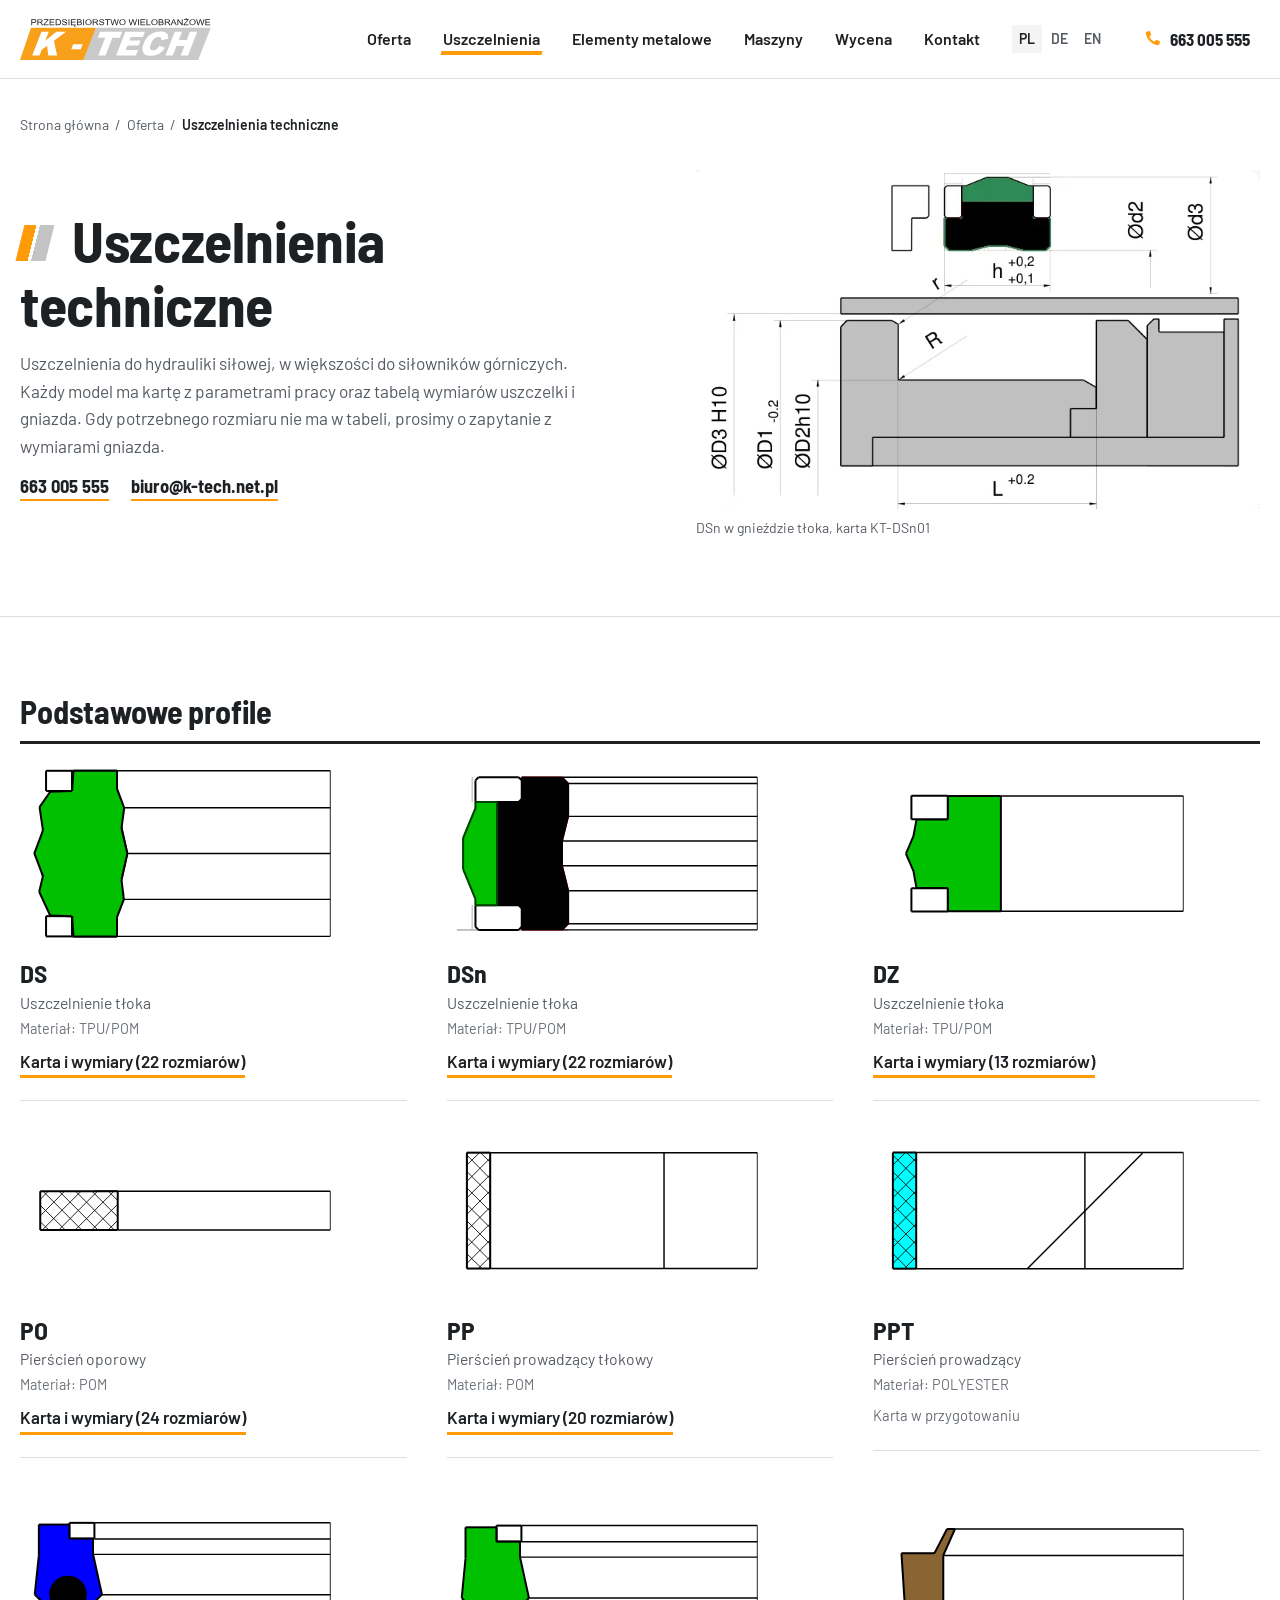
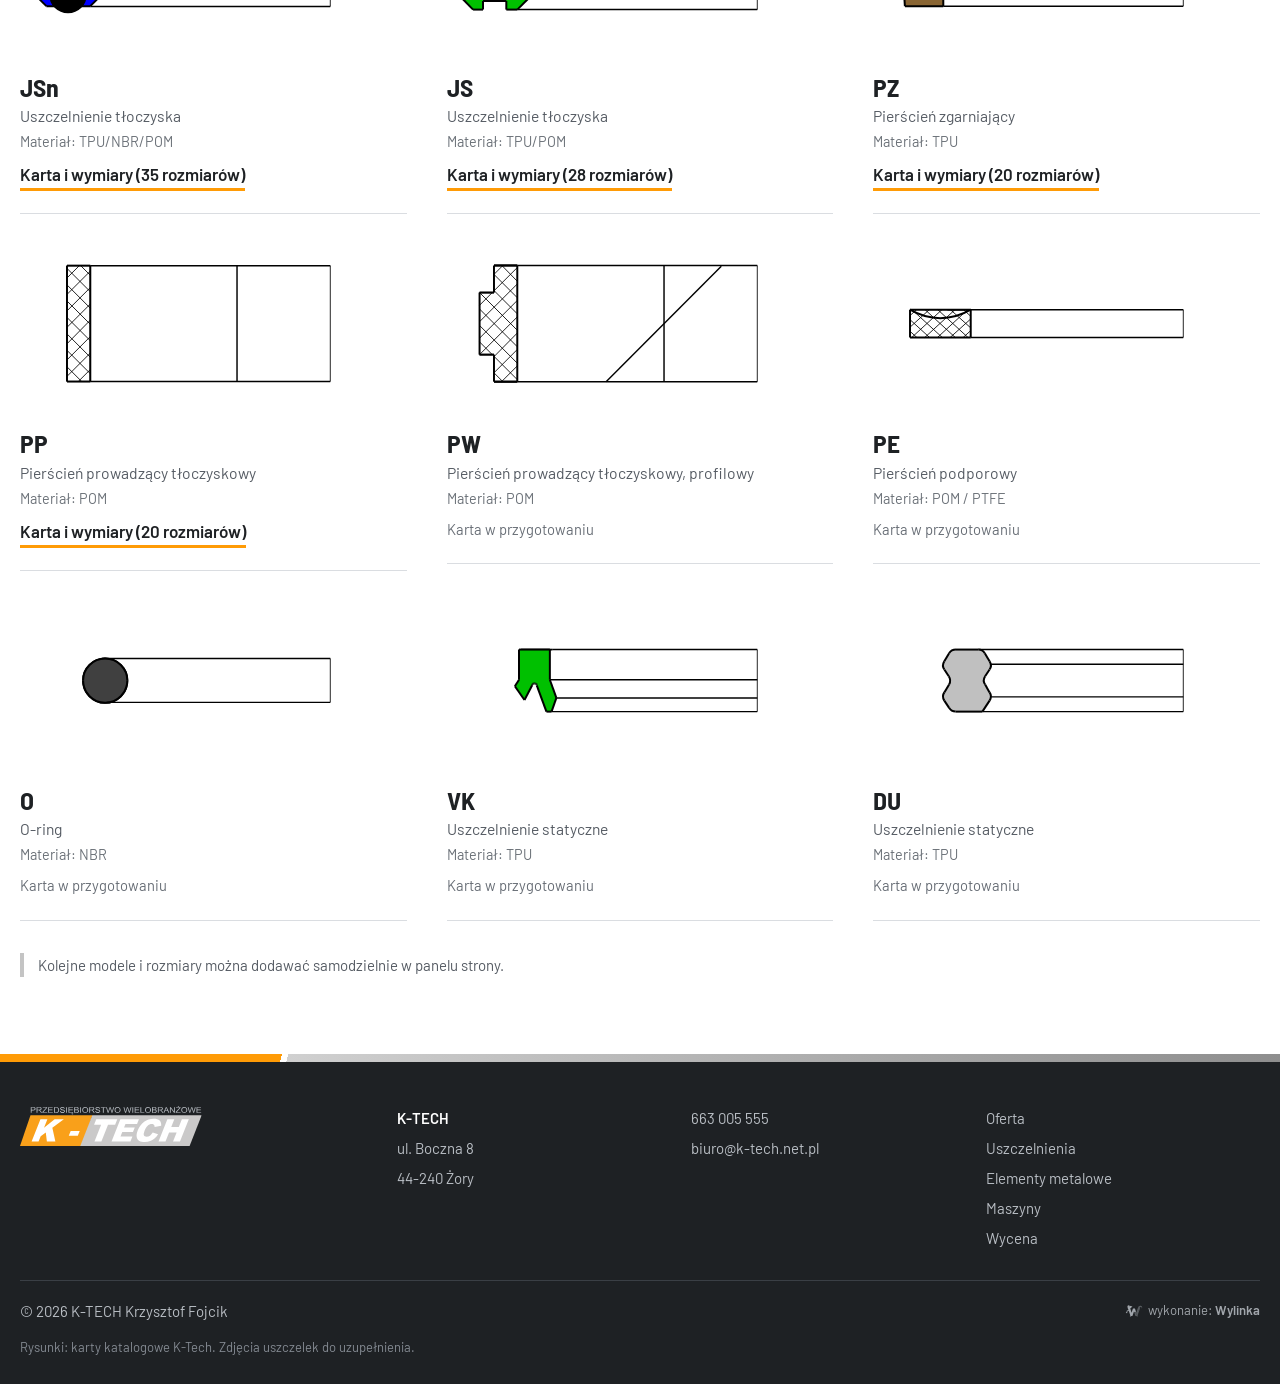
<file: uszczelnienia/index.html>
<!doctype html>
<html lang="pl">
<head>
<meta charset="utf-8">
<meta name="viewport" content="width=device-width,initial-scale=1,viewport-fit=cover">
<meta name="robots" content="noindex,nofollow">
<title>Uszczelnienia techniczne - K-Tech Żory</title>
<meta name="description" content="Uszczelnienia tłoka DS, DSn, DZ, tłoczyska JS, JSn, pierścienie oporowe PO i zgarniające PZ. Karty z parametrami i tabelami wymiarów.">
<meta name="theme-color" content="#FFFFFF">
<link rel="preload" href="../fonts/barlow-semi-condensed-latin-700-normal.woff2" as="font" type="font/woff2" crossorigin>
<link rel="stylesheet" href="../style.css">
<link rel="icon" href="../img/favicon.svg" type="image/svg+xml">
<style>
.wylinka-badge{display:inline-flex;align-items:center;gap:.4em;color:inherit;text-decoration:none;font-size:.875em;line-height:1;opacity:.85}
.wylinka-badge:hover,.wylinka-badge:focus-visible{opacity:1}
.wylinka-badge:focus-visible{outline:2px solid currentColor;outline-offset:3px;border-radius:2px}
.wylinka-badge svg{width:18px;height:18px;flex:none;overflow:visible}
.wylinka-badge b{font-weight:600}
.wylinka-badge .wy-old{opacity:.45;transform-origin:40px 30px;transition:transform .32s cubic-bezier(.3,.7,.4,1),opacity .32s ease-out}
.wylinka-badge .wy-pod{opacity:0;transition:opacity .2s ease-out .08s}
.wylinka-badge:hover .wy-old,.wylinka-badge:focus-visible .wy-old{transform:translate(9px,7px) rotate(9deg);opacity:0}
.wylinka-badge:hover .wy-pod,.wylinka-badge:focus-visible .wy-pod{opacity:1}
@media (prefers-reduced-motion:reduce){.wylinka-badge .wy-old,.wylinka-badge .wy-pod{transition:none}.wylinka-badge:hover .wy-old,.wylinka-badge:focus-visible .wy-old{transform:none;opacity:.45}.wylinka-badge:hover .wy-pod,.wylinka-badge:focus-visible .wy-pod{opacity:0}}
</style>
</head>
<body class="podstrona">
<a class="skip" href="#tresc">Przejdź do treści</a>

<svg width="0" height="0" style="position:absolute" aria-hidden="true">
  <defs>
    <symbol id="logo" viewBox="0 0 702.6 154.7"><path fill-rule="evenodd" d="M41.7 26.3L41.7 4.6L50.8 4.6C52.4 4.6 53.5 4.6 54.4 4.8C55.5 4.9 56.6 5.3 57.4 5.7C58.3 6.2 58.8 6.9 59.4 7.9C59.7 8.8 60.1 9.7 60.1 10.8C60.1 12.6 59.4 14.3 58.1 15.5C56.8 16.8 54.4 17.4 51.0 17.4L44.8 17.4L44.8 26.3L41.7 26.3M44.8 14.8L51.2 14.8C53.2 14.8 54.6 14.4 55.5 13.9C56.3 13.2 56.8 12.1 56.8 11.0C56.8 10.0 56.5 9.1 56.1 8.6C55.5 7.9 54.8 7.5 53.9 7.3C53.5 7.1 52.4 7.1 51.0 7.1L44.8 7.1L44.8 14.8M64.1 26.3L64.1 4.6L74.9 4.6C76.9 4.6 78.6 4.8 79.7 5.1C80.9 5.5 81.7 6.2 82.4 7.1C83.1 8.2 83.5 9.3 83.5 10.4C83.5 12.1 82.8 13.3 81.8 14.3C80.6 15.3 78.9 16.1 76.5 16.4C77.5 16.6 78.0 17.2 78.6 17.4C79.5 18.3 80.4 19.2 81.1 20.3L85.3 26.3L81.3 26.3L78.2 21.7C77.3 20.5 76.5 19.4 75.8 18.8C75.3 18.1 74.7 17.5 74.2 17.2C73.8 17.0 73.3 16.8 72.9 16.6C72.5 16.6 71.8 16.6 71.1 16.6L67.4 16.6L67.4 26.3L64.1 26.3M67.4 14.1L74.2 14.1C75.6 14.1 76.7 14.1 77.6 13.7C78.4 13.3 79.1 13.0 79.5 12.4C79.8 11.7 80.2 11.1 80.2 10.4C80.2 9.5 79.7 8.6 78.9 7.9C78.0 7.3 76.7 6.9 74.9 6.9L67.4 6.9L67.4 14.1M86.4 26.3L86.4 23.6L98.8 9.7C99.7 8.6 100.5 7.9 101.2 7.1L87.9 7.1L87.9 4.6L105.0 4.6L105.0 7.1L91.5 22.1L90.1 23.7L105.4 23.7L105.4 26.3L86.4 26.3M109.1 26.3L109.1 4.6L126.4 4.6L126.4 7.1L112.2 7.1L112.2 13.7L125.5 13.7L125.5 16.3L112.2 16.3L112.2 23.7L127.0 23.7L127.0 26.3L109.1 26.3M131.4 26.3L131.4 4.6L139.6 4.6C141.6 4.6 143.0 4.6 144.0 4.8C145.4 5.1 146.5 5.7 147.4 6.4C148.7 7.3 149.6 8.6 150.4 10.0C150.9 11.7 151.3 13.3 151.3 15.3C151.3 17.0 151.1 18.5 150.7 19.5C150.2 21.0 149.6 21.9 149.1 22.8C148.3 23.6 147.6 24.3 146.9 24.8C146.0 25.2 145.1 25.6 144.0 25.9C142.9 26.1 141.6 26.3 140.1 26.3L131.4 26.3M134.6 23.7L139.8 23.7C141.2 23.7 142.5 23.6 143.4 23.2C144.3 23.0 145.1 22.7 145.6 22.1C146.3 21.4 146.9 20.5 147.4 19.4C147.8 18.3 148.0 16.8 148.0 15.2C148.0 13.0 147.6 11.1 146.7 10.0C146.0 8.8 144.9 7.9 143.8 7.5C142.9 7.1 141.6 7.1 139.6 7.1L134.6 7.1L134.6 23.7M154.6 19.2L157.7 19.0C157.8 20.1 158.0 21.0 158.6 21.7C159.1 22.5 159.9 23.0 160.9 23.4C162.0 23.7 163.3 24.1 164.8 24.1C165.9 24.1 167.0 23.9 167.9 23.6C168.8 23.2 169.5 22.8 170.1 22.3C170.4 21.6 170.6 21.0 170.6 20.3C170.6 19.7 170.4 19.0 170.1 18.6C169.5 18.1 168.8 17.7 167.9 17.4C167.2 17.0 165.7 16.6 163.5 16.3C161.3 15.7 159.9 15.3 158.9 15.0C157.8 14.3 156.9 13.7 156.4 12.8C155.8 12.1 155.5 11.1 155.5 10.2C155.5 9.1 155.8 8.0 156.6 7.1C157.3 6.2 158.2 5.5 159.5 4.9C160.9 4.4 162.4 4.2 164.1 4.2C165.7 4.2 167.3 4.4 168.8 4.9C170.1 5.5 171.2 6.2 171.9 7.3C172.6 8.2 173.0 9.3 173.0 10.6L169.9 11.0C169.9 9.5 169.4 8.4 168.3 7.9C167.3 7.1 165.9 6.8 164.1 6.8C162.2 6.8 160.8 7.1 159.9 7.7C158.9 8.2 158.6 9.1 158.6 10.0C158.6 10.8 158.9 11.3 159.5 11.9C160.2 12.4 161.7 13.0 164.2 13.3C167.0 14.1 168.6 14.4 169.7 14.8C171.0 15.3 172.1 16.1 172.6 17.0C173.4 17.9 173.7 19.0 173.7 20.1C173.7 21.2 173.4 22.3 172.6 23.4C171.9 24.3 170.8 25.2 169.5 25.8C168.1 26.3 166.6 26.7 164.8 26.7C162.6 26.7 160.9 26.3 159.5 25.8C157.8 25.2 156.7 24.3 156.0 23.2C155.1 21.9 154.7 20.6 154.6 19.2M181.8 4.6L181.8 26.3L178.7 26.3L178.7 4.6ZM187.4 26.3L187.4 4.6L205.0 4.6L205.0 7.1L190.7 7.1L190.7 13.7L204.1 13.7L204.1 16.3L190.7 16.3L190.7 23.7L205.5 23.7L205.5 26.3L187.4 26.3M204.4 26.3C203.7 26.7 203.2 27.0 202.8 27.6C202.6 28.1 202.4 28.5 202.4 29.0C202.4 29.4 202.4 29.8 202.8 30.1C203.0 30.3 203.3 30.5 203.9 30.5C204.2 30.5 204.4 30.5 204.8 30.5C205.0 30.3 205.2 30.3 205.5 30.1L205.5 32.2C204.6 32.3 203.9 32.5 203.2 32.5C202.8 32.5 202.2 32.5 201.9 32.3C201.3 32.2 201.0 32.0 200.8 31.8C200.4 31.6 200.2 31.2 200.0 30.9C200.0 30.5 199.9 30.3 199.9 30.0C199.9 29.2 200.0 28.7 200.6 28.0C201.0 27.4 201.5 26.7 202.2 26.3L204.4 26.3M209.7 26.3L209.7 4.6L218.9 4.6C220.7 4.6 222.2 4.8 223.2 5.1C224.3 5.7 225.3 6.2 225.8 7.1C226.4 8.0 226.7 9.1 226.7 10.0C226.7 11.0 226.5 11.9 226.0 12.6C225.4 13.5 224.5 14.3 223.4 14.6C224.9 15.0 226.0 15.7 226.7 16.6C227.6 17.5 228.0 18.6 228.0 19.9C228.0 21.0 227.6 21.9 227.3 22.8C226.7 23.6 226.2 24.3 225.4 24.8C224.7 25.2 223.8 25.6 222.9 25.9C221.8 26.1 220.5 26.3 218.9 26.3L209.7 26.3M213.0 13.7L218.1 13.7C219.6 13.7 220.5 13.5 221.2 13.3C222.0 13.2 222.5 12.8 223.1 12.2C223.4 11.9 223.6 11.1 223.6 10.4C223.6 9.7 223.4 9.1 223.1 8.6C222.7 7.9 222.2 7.7 221.4 7.3C220.7 7.1 219.4 7.1 217.8 7.1L213.0 7.1L213.0 13.7M213.0 23.7L218.9 23.7C220.0 23.7 220.7 23.6 221.1 23.6C221.8 23.4 222.5 23.2 222.9 23.0C223.4 22.7 223.8 22.3 224.2 21.7C224.5 21.2 224.7 20.6 224.7 19.9C224.7 19.2 224.3 18.5 224.0 17.9C223.4 17.2 222.9 16.8 222.0 16.6C221.2 16.3 220.0 16.3 218.5 16.3L213.0 16.3L213.0 23.7M236.0 4.6L236.0 26.3L232.9 26.3L232.9 4.6ZM240.8 15.7C240.8 12.1 241.7 9.3 243.9 7.1C246.1 5.1 248.8 4.2 252.3 4.2C254.5 4.2 256.5 4.8 258.1 5.7C260.0 6.6 261.4 7.9 262.3 9.5C263.3 11.3 263.8 13.3 263.8 15.3C263.8 17.5 263.3 19.5 262.2 21.4C261.2 23.0 259.8 24.3 258.0 25.2C256.3 26.1 254.3 26.7 252.3 26.7C249.9 26.7 247.9 26.1 246.1 25.0C244.3 24.1 243.0 22.8 242.1 21.0C241.1 19.4 240.8 17.5 240.8 15.7M243.9 15.7C243.9 18.3 244.8 20.5 246.3 21.9C247.9 23.4 249.9 24.1 252.1 24.1C254.7 24.1 256.5 23.4 258.1 21.9C259.6 20.3 260.3 18.3 260.3 15.3C260.3 13.7 260.2 12.1 259.4 10.8C258.7 9.5 257.8 8.4 256.5 7.7C255.2 7.1 253.8 6.6 252.3 6.6C249.9 6.6 248.1 7.3 246.4 8.8C244.8 10.2 243.9 12.4 243.9 15.7M267.8 26.3L267.8 4.6L278.6 4.6C280.8 4.6 282.3 4.8 283.5 5.1C284.6 5.5 285.5 6.2 286.1 7.1C286.8 8.2 287.2 9.3 287.2 10.4C287.2 12.1 286.6 13.3 285.5 14.3C284.3 15.3 282.6 16.1 280.4 16.4C281.2 16.6 281.9 17.2 282.3 17.4C283.2 18.3 284.1 19.2 285.0 20.3L289.0 26.3L285.0 26.3L281.9 21.7C281.0 20.5 280.2 19.4 279.7 18.8C279.0 18.1 278.4 17.5 278.1 17.2C277.5 17.0 277.1 16.8 276.6 16.6C276.2 16.6 275.7 16.6 274.8 16.6L271.1 16.6L271.1 26.3L267.8 26.3M271.1 14.1L277.9 14.1C279.3 14.1 280.4 14.1 281.3 13.7C282.1 13.3 282.8 13.0 283.2 12.4C283.5 11.7 283.9 11.1 283.9 10.4C283.9 9.5 283.5 8.6 282.6 7.9C281.7 7.3 280.4 6.9 278.8 6.9L271.1 6.9L271.1 14.1M291.0 19.2L294.1 19.0C294.1 20.1 294.5 21.0 295.0 21.7C295.6 22.5 296.3 23.0 297.4 23.4C298.5 23.7 299.8 24.1 301.3 24.1C302.4 24.1 303.4 23.9 304.4 23.6C305.3 23.2 306.0 22.8 306.6 22.3C306.9 21.6 307.1 21.0 307.1 20.3C307.1 19.7 306.9 19.0 306.6 18.6C306.0 18.1 305.3 17.7 304.4 17.4C303.6 17.0 302.2 16.6 300.0 16.3C297.8 15.7 296.3 15.3 295.4 15.0C294.3 14.3 293.4 13.7 292.9 12.8C292.3 12.1 291.9 11.1 291.9 10.2C291.9 9.1 292.3 8.0 293.0 7.1C293.8 6.2 294.7 5.5 296.0 4.9C297.4 4.4 298.9 4.2 300.5 4.2C302.2 4.2 303.8 4.4 305.3 4.9C306.6 5.5 307.7 6.2 308.4 7.3C309.1 8.2 309.5 9.3 309.5 10.6L306.4 11.0C306.2 9.5 305.6 8.4 304.7 7.9C303.8 7.1 302.4 6.8 300.5 6.8C298.7 6.8 297.2 7.1 296.3 7.7C295.4 8.2 295.0 9.1 295.0 10.0C295.0 10.8 295.4 11.3 296.0 11.9C296.7 12.4 298.1 13.0 300.7 13.3C303.4 14.1 305.1 14.4 306.0 14.8C307.5 15.3 308.6 16.1 309.1 17.0C309.8 17.9 310.2 19.0 310.2 20.1C310.2 21.2 309.8 22.3 309.1 23.4C308.4 24.3 307.3 25.2 306.0 25.8C304.5 26.3 303.1 26.7 301.3 26.7C299.1 26.7 297.4 26.3 296.0 25.8C294.3 25.2 293.2 24.3 292.3 23.2C291.6 21.9 291.2 20.6 291.0 19.2M320.6 26.3L320.6 7.1L312.8 7.1L312.8 4.6L331.8 4.6L331.8 7.1L323.9 7.1L323.9 26.3L320.6 26.3M339.3 26.3L332.9 4.6L336.1 4.6L339.8 18.8C340.2 20.3 340.5 21.7 340.9 23.2C341.4 20.8 341.8 19.5 342.0 19.2L346.6 4.6L350.4 4.6L353.9 15.5C354.6 18.3 355.3 20.8 355.7 23.2C356.1 21.9 356.4 20.3 357.0 18.5L360.6 4.6L363.9 4.6L357.3 26.3L354.2 26.3L349.1 9.7C348.8 8.4 348.4 7.5 348.4 7.1C348.0 8.2 347.8 9.0 347.7 9.7L342.5 26.3L339.3 26.3M365.9 15.7C365.9 12.1 367.0 9.3 369.0 7.1C371.2 5.1 374.0 4.2 377.4 4.2C379.6 4.2 381.6 4.8 383.5 5.7C385.1 6.6 386.6 7.9 387.5 9.5C388.4 11.3 388.9 13.3 388.9 15.3C388.9 17.5 388.4 19.5 387.5 21.4C386.4 23.0 385.1 24.3 383.3 25.2C381.5 26.1 379.4 26.7 377.4 26.7C375.1 26.7 373.1 26.1 371.2 25.0C369.6 24.1 368.1 22.8 367.2 21.0C366.3 19.4 365.9 17.5 365.9 15.7M369.2 15.7C369.2 18.3 369.9 20.5 371.6 21.9C373.1 23.4 375.1 24.1 377.4 24.1C379.8 24.1 381.8 23.4 383.3 21.9C384.9 20.3 385.7 18.3 385.7 15.3C385.7 13.7 385.3 12.1 384.6 10.8C384.0 9.5 382.9 8.4 381.6 7.7C380.5 7.1 379.1 6.6 377.4 6.6C375.2 6.6 373.2 7.3 371.6 8.8C369.9 10.2 369.2 12.4 369.2 15.7M406.5 26.3L400.3 4.6L403.6 4.6L407.0 18.8C407.6 20.3 407.8 21.7 408.1 23.2C408.9 20.8 409.2 19.5 409.2 19.2L413.8 4.6L417.6 4.6L421.1 15.5C422.0 18.3 422.6 20.8 422.9 23.2C423.3 21.9 423.7 20.3 424.2 18.5L427.9 4.6L431.1 4.6L424.6 26.3L421.5 26.3L416.3 9.7C416.0 8.4 415.8 7.5 415.6 7.1C415.4 8.2 415.1 9.0 414.9 9.7L410.0 26.3L406.5 26.3M437.9 4.6L437.9 26.3L434.6 26.3L434.6 4.6ZM443.6 26.3L443.6 4.6L460.9 4.6L460.9 7.1L446.7 7.1L446.7 13.7L460.0 13.7L460.0 16.3L446.7 16.3L446.7 23.7L461.5 23.7L461.5 26.3L443.6 26.3M465.7 26.3L465.7 4.6L469.0 4.6L469.0 23.7L480.8 23.7L480.8 26.3L465.7 26.3M483.6 15.7C483.6 12.1 484.7 9.3 486.9 7.1C489.1 5.1 491.8 4.2 495.3 4.2C497.5 4.2 499.5 4.8 501.1 5.7C502.9 6.6 504.4 7.9 505.3 9.5C506.2 11.3 506.6 13.3 506.6 15.3C506.6 17.5 506.2 19.5 505.1 21.4C504.2 23.0 502.8 24.3 500.9 25.2C499.1 26.1 497.3 26.7 495.1 26.7C492.9 26.7 490.9 26.1 489.1 25.0C487.2 24.1 486.0 22.8 485.0 21.0C484.1 19.4 483.6 17.5 483.6 15.7M486.9 15.7C486.9 18.3 487.8 20.5 489.2 21.9C490.9 23.4 492.7 24.1 495.1 24.1C497.6 24.1 499.5 23.4 501.1 21.9C502.6 20.3 503.3 18.3 503.3 15.3C503.3 13.7 502.9 12.1 502.4 10.8C501.7 9.5 500.8 8.4 499.5 7.7C498.2 7.1 496.7 6.6 495.3 6.6C492.9 6.6 491.1 7.3 489.4 8.8C487.8 10.2 486.9 12.4 486.9 15.7M510.6 26.3L510.6 4.6L519.8 4.6C521.6 4.6 523.0 4.8 524.1 5.1C525.2 5.7 526.1 6.2 526.7 7.1C527.4 8.0 527.6 9.1 527.6 10.0C527.6 11.0 527.4 11.9 526.9 12.6C526.3 13.5 525.4 14.3 524.3 14.6C525.8 15.0 526.9 15.7 527.6 16.6C528.5 17.5 528.9 18.6 528.9 19.9C528.9 21.0 528.5 21.9 528.2 22.8C527.6 23.6 527.1 24.3 526.3 24.8C525.6 25.2 524.7 25.6 523.8 25.9C522.7 26.1 521.4 26.3 519.9 26.3L510.6 26.3M513.9 13.7L519.0 13.7C520.5 13.7 521.6 13.5 522.1 13.3C522.9 13.2 523.6 12.8 524.0 12.2C524.3 11.9 524.5 11.1 524.5 10.4C524.5 9.7 524.3 9.1 524.0 8.6C523.6 7.9 523.0 7.7 522.3 7.3C521.6 7.1 520.3 7.1 518.7 7.1L513.9 7.1L513.9 13.7M513.9 23.7L519.9 23.7C520.8 23.7 521.6 23.6 521.9 23.6C522.7 23.4 523.4 23.2 524.0 23.0C524.3 22.7 524.7 22.3 525.1 21.7C525.4 21.2 525.6 20.6 525.6 19.9C525.6 19.2 525.4 18.5 524.9 17.9C524.3 17.2 523.8 16.8 522.9 16.6C522.1 16.3 520.8 16.3 519.4 16.3L513.9 16.3L513.9 23.7M533.3 26.3L533.3 4.6L544.1 4.6C546.1 4.6 547.7 4.8 548.8 5.1C549.9 5.5 550.8 6.2 551.5 7.1C552.3 8.2 552.5 9.3 552.5 10.4C552.5 12.1 551.9 13.3 550.8 14.3C549.7 15.3 548.1 16.1 545.7 16.4C546.6 16.6 547.2 17.2 547.7 17.4C548.6 18.3 549.5 19.2 550.3 20.3L554.5 26.3L550.4 26.3L547.3 21.7C546.4 20.5 545.7 19.4 545.0 18.8C544.4 18.1 543.9 17.5 543.3 17.2C543.0 17.0 542.4 16.8 541.9 16.6C541.7 16.6 540.9 16.6 540.2 16.6L536.4 16.6L536.4 26.3L533.3 26.3M536.4 14.1L543.3 14.1C544.8 14.1 545.9 14.1 546.8 13.7C547.5 13.3 548.1 13.0 548.6 12.4C549.0 11.7 549.2 11.1 549.2 10.4C549.2 9.5 548.8 8.6 547.9 7.9C547.2 7.3 545.9 6.9 544.1 6.9L536.4 6.9L536.4 14.1M554.8 26.3L564.1 4.6L567.6 4.6L577.5 26.3L573.8 26.3L571.1 19.5L560.9 19.5L558.3 26.3L554.8 26.3M561.8 17.4L570.0 17.4L567.4 11.3C566.7 9.5 566.2 8.0 565.8 6.8C565.4 8.2 565.1 9.5 564.3 11.0L561.8 17.4M579.9 26.3L579.9 4.6L583.1 4.6L595.8 21.6L595.8 4.6L598.9 4.6L598.9 26.3L595.6 26.3L583.0 9.1L583.0 26.3L579.9 26.3M602.3 26.3L602.3 23.6L614.8 9.7C615.5 8.6 616.4 7.9 617.1 7.1L603.8 7.1L603.8 4.6L621.0 4.6L621.0 7.1L607.4 22.1L606.0 23.7L621.3 23.7L621.3 26.3L602.3 26.3M610.7 3.1L610.7 0.0L614.4 0.0L614.4 3.1L610.7 3.1M623.9 15.7C623.9 12.1 624.8 9.3 627.0 7.1C629.2 5.1 631.9 4.2 635.4 4.2C637.6 4.2 639.6 4.8 641.4 5.7C643.1 6.6 644.5 7.9 645.4 9.5C646.4 11.3 646.9 13.3 646.9 15.3C646.9 17.5 646.4 19.5 645.4 21.4C644.3 23.0 643.1 24.3 641.2 25.2C639.4 26.1 637.4 26.7 635.4 26.7C633.0 26.7 631.0 26.1 629.2 25.0C627.5 24.1 626.1 22.8 625.2 21.0C624.3 19.4 623.9 17.5 623.9 15.7M627.0 15.7C627.0 18.3 627.9 20.5 629.4 21.9C631.0 23.4 633.0 24.1 635.4 24.1C637.8 24.1 639.6 23.4 641.2 21.9C642.7 20.3 643.6 18.3 643.6 15.3C643.6 13.7 643.3 12.1 642.5 10.8C641.8 9.5 640.9 8.4 639.6 7.7C638.3 7.1 637.0 6.6 635.4 6.6C633.0 6.6 631.2 7.3 629.6 8.8C627.9 10.2 627.0 12.4 627.0 15.7M655.1 26.3L648.7 4.6L652.0 4.6L655.7 18.8C656.0 20.3 656.4 21.7 656.8 23.2C657.3 20.8 657.7 19.5 657.9 19.2L662.4 4.6L666.3 4.6L669.7 15.5C670.5 18.3 671.2 20.8 671.6 23.2C671.9 21.9 672.3 20.3 672.8 18.5L676.5 4.6L679.8 4.6L673.2 26.3L670.1 26.3L665.0 9.7C664.6 8.4 664.3 7.5 664.3 7.1C663.9 8.2 663.7 9.0 663.5 9.7L658.4 26.3L655.1 26.3M682.7 26.3L682.7 4.6L700.1 4.6L700.1 7.1L686.0 7.1L686.0 13.7L699.2 13.7L699.2 16.3L686.0 16.3L686.0 23.7L700.8 23.7L700.8 26.3L682.7 26.3" fill="currentColor"/><path fill-rule="evenodd" d="M40.6 36.2L-0.0 154.7L240.1 154.7L280.4 36.2L40.6 36.2" fill="#F9A01A"/><path fill-rule="evenodd" d="M279.7 36.2L233.1 154.7L656.0 154.7L702.6 36.2L279.7 36.2" fill="#CAC9C9"/><path fill-rule="evenodd" d="M79.1 51.0L106.0 51.0L93.0 83.9L133.9 51.0L169.5 51.0L125.1 83.7L136.8 137.7L104.0 137.7L99.7 102.1L80.0 116.6L71.8 137.7L44.9 137.7L79.1 51.0M196.0 96.8L230.9 96.8L223.6 115.5L188.7 115.5L196.0 96.8M294.9 51.0L376.3 51.0L367.9 72.3L340.5 72.3L314.8 137.7L288.1 137.7L313.7 72.3L286.5 72.3L294.9 51.0M388.2 51.0L460.0 51.0L452.7 69.6L407.9 69.6L402.5 83.3L443.9 83.3L437.0 101.0L395.5 101.0L388.8 118.2L434.8 118.2L427.1 137.7L354.1 137.7L388.2 51.0M513.4 102.3L534.0 109.2C529.8 116.0 525.2 121.5 520.1 125.9C515.0 130.3 509.3 133.5 503.5 135.7C497.6 138.1 490.7 139.2 482.9 139.2C473.5 139.2 466.4 137.7 461.5 135.0C456.5 132.3 453.3 127.5 451.6 120.6C450.0 113.6 451.4 104.9 455.6 94.1C461.3 79.8 469.3 68.9 480.1 61.0C490.7 53.3 502.9 49.5 517.0 49.5C528.0 49.5 535.6 51.7 540.2 56.1C544.6 60.7 546.6 67.4 546.1 76.5L520.5 81.7C520.7 79.1 520.5 77.3 520.1 76.0C519.4 74.0 518.1 72.3 516.5 71.3C514.6 70.2 512.4 69.6 509.7 69.6C503.7 69.6 498.0 72.2 492.9 76.9C489.1 80.6 485.6 86.2 482.5 94.1C478.8 103.6 477.6 110.2 479.2 113.6C480.7 117.3 484.1 119.1 489.4 119.1C494.5 119.1 498.9 117.7 502.8 114.7C506.4 111.8 509.9 107.8 513.4 102.3M570.0 51.0L596.8 51.0L585.0 81.3L614.2 81.3L626.1 51.0L652.9 51.0L618.8 137.7L591.9 137.7L605.8 102.7L576.6 102.7L562.7 137.7L535.8 137.7L570.0 51.0" fill="#fff"/></symbol>
    <symbol id="tel" viewBox="0 0 20 20"><path d="M5.2 2.5 7.8 2l1.5 4-2 1.4a10 10 0 0 0 5.3 5.3l1.4-2 4 1.5-.5 2.6c-.2.9-1 1.5-1.9 1.4A14.5 14.5 0 0 1 3.8 4.4c-.1-.9.5-1.7 1.4-1.9Z" fill="currentColor"/></symbol>
  </defs>
</svg>

<header class="top" id="top">
  <div class="top-in">
    <a class="logo" href="../" aria-label="K-Tech - strona główna"><svg viewBox="0 0 702.6 154.7" role="img"><title>K-TECH Przedsiębiorstwo Wielobranżowe</title><use href="#logo"/></svg></a>
    <nav class="nav" aria-label="Menu">
      <a href="../#oferta">Oferta</a>
      <a href="../uszczelnienia/" class="akt" aria-current="page">Uszczelnienia</a>
      <a href="../#wyroby">Elementy metalowe</a>
      <a href="../#maszyny">Maszyny</a>
      <a href="../#wycena">Wycena</a>
      <a href="../#kontakt">Kontakt</a>
    </nav>
    <div class="jezyki" aria-label="Język / Sprache / Language"><a href="../" hreflang="pl" lang="pl" aria-current="page">PL</a><a href="../de/" hreflang="de" lang="de">DE</a><a href="../en/" hreflang="en" lang="en">EN</a></div>
    <a class="top-tel" href="tel:+48663005555" aria-label="Zadzwoń: 663 005 555"><svg><use href="#tel"/></svg><span>663 005 555</span></a>
    <button class="burger" type="button" aria-expanded="false" aria-controls="menu-mob" aria-label="Otwórz menu"><span></span><span></span><span></span></button>
  </div>
  <div class="menu-mob" id="menu-mob" hidden>
    <nav aria-label="Menu">
      <a href="../#oferta">Oferta</a>
      <a href="../uszczelnienia/">Uszczelnienia</a>
      <a href="../#wyroby">Elementy metalowe</a>
      <a href="../#maszyny">Maszyny</a>
      <a href="../#wycena">Wycena</a>
      <a href="../#kontakt">Kontakt</a>
    </nav>
    <div class="menu-mob-dol">
      <div class="jezyki"><a href="../" hreflang="pl" lang="pl" aria-current="page">PL</a><a href="../de/" hreflang="de" lang="de">DE</a><a href="../en/" hreflang="en" lang="en">EN</a></div>
      <a class="menu-mob-tel" href="tel:+48663005555">663 005 555</a>
    </div>
  </div>
</header>

<main id="tresc">

<section class="sekcja pod-glowa">
  <div class="wrap">
    <nav class="okruchy" aria-label="Jesteś tutaj"><a href="../">Strona główna</a><span>/</span><a href="../#oferta">Oferta</a><span>/</span><span aria-current="page">Uszczelnienia techniczne</span></nav>
    <div class="pod-wstep">
      <div>
        <h1><i class="znak" aria-hidden="true"></i>Uszczelnienia techniczne</h1>
        <p>Uszczelnienia do hydrauliki siłowej, w większości do siłowników górniczych. Każdy model ma kartę z parametrami pracy oraz tabelą wymiarów uszczelki i gniazda. Gdy potrzebnego rozmiaru nie ma w tabeli, prosimy o zapytanie z wymiarami gniazda.</p>
        <p class="pod-kontakt"><a href="tel:+48663005555">663 005 555</a><a href="mailto:biuro@k-tech.net.pl">biuro@k-tech.net.pl</a></p>
      </div>
      <figure class="pod-profil"><img src="../img/u/dsn-zabudowa.webp" alt="Uszczelnienie DSn w gnieździe tłoka - rysunek zabudowy" width="764" height="459" fetchpriority="high"><figcaption>DSn w gnieździe tłoka, karta KT-DSn01</figcaption></figure>
    </div>
  </div>
</section>

<section class="sekcja mod-sekcja">
  <div class="wrap">
    <h2 class="mod-tyt">Podstawowe profile</h2>
    <ul class="mod-lista">
        <li class="mod mod-gotowy"><a href="ds/"><svg class="prof" viewBox="63 111.75 112 62.7" aria-hidden="true" focusable="false"><path d="M73.44 130.56L73.44 130.56" fill="none" stroke="#000000" stroke-width="0.30"/><path d="M81.24 114.12L81.24 121.20L73.56 121.44L70.44 138.36L83.52 127.08L96.96 127.08L96.96 114.12L81.72 114.12L81.24 114.12" fill="#0000FF" fill-rule="evenodd"/><path d="M81.24 114.12L81.24 121.20" fill="none" stroke="#000000" stroke-width="0.70"/><path d="M81.24 121.20L73.56 121.44" fill="none" stroke="#000000" stroke-width="0.70"/><path d="M73.56 121.44L70.44 138.36" fill="none" stroke="#000000" stroke-width="0.70"/><path d="M70.44 138.36L83.52 127.08" fill="none" stroke="#000000" stroke-width="0.70"/><path d="M83.52 127.08L96.96 127.08" fill="none" stroke="#000000" stroke-width="0.70"/><path d="M96.96 127.08L96.96 114.12" fill="none" stroke="#000000" stroke-width="0.70"/><path d="M96.96 114.12L81.72 114.12" fill="none" stroke="#000000" stroke-width="0.70"/><path d="M81.72 114.12L81.24 114.12" fill="none" stroke="#000000" stroke-width="0.70"/><path d="M81.24 172.08L81.24 165.00L73.56 164.76L70.44 147.84L83.52 159.12L96.96 159.12L96.96 172.08L81.72 172.08L81.24 172.08" fill="#0000FF" fill-rule="evenodd"/><path d="M81.24 172.08L81.24 165.00" fill="none" stroke="#000000" stroke-width="0.70"/><path d="M81.24 165.00L73.56 164.76" fill="none" stroke="#000000" stroke-width="0.70"/><path d="M73.56 164.76L70.44 147.84" fill="none" stroke="#000000" stroke-width="0.70"/><path d="M70.44 147.84L83.52 159.12" fill="none" stroke="#000000" stroke-width="0.70"/><path d="M83.52 159.12L96.96 159.12" fill="none" stroke="#000000" stroke-width="0.70"/><path d="M96.96 159.12L96.96 172.08" fill="none" stroke="#000000" stroke-width="0.70"/><path d="M96.96 172.08L81.72 172.08" fill="none" stroke="#000000" stroke-width="0.70"/><path d="M81.72 172.08L81.24 172.08" fill="none" stroke="#000000" stroke-width="0.70"/><path d="M81.24 165.00L72.12 165.00" fill="none" stroke="#000000" stroke-width="0.70"/><path d="M72.12 165.00L72.12 172.08" fill="none" stroke="#000000" stroke-width="0.70"/><path d="M72.12 172.08L81.24 172.08" fill="none" stroke="#000000" stroke-width="0.70"/><path d="M81.24 172.08L81.24 165.00" fill="none" stroke="#000000" stroke-width="0.70"/><path d="M81.24 114.12L72.12 114.12" fill="none" stroke="#000000" stroke-width="0.70"/><path d="M72.12 114.12L72.12 121.20" fill="none" stroke="#000000" stroke-width="0.70"/><path d="M72.12 121.20L81.24 121.20" fill="none" stroke="#000000" stroke-width="0.70"/><path d="M81.24 121.20L81.24 114.12" fill="none" stroke="#000000" stroke-width="0.70"/><path d="M68.04 143.04L70.44 138.36L83.52 127.08L96.96 127.08L100.56 143.04L96.96 159.12L83.52 159.12L70.44 147.84L68.04 143.04" fill="#0000FF" fill-rule="evenodd"/><path d="M68.04 143.04L70.44 138.36" fill="none" stroke="#000000" stroke-width="0.70"/><path d="M70.44 138.36L83.52 127.08" fill="none" stroke="#000000" stroke-width="0.70"/><path d="M83.52 127.08L96.96 127.08" fill="none" stroke="#000000" stroke-width="0.70"/><path d="M96.96 127.08L100.56 143.04" fill="none" stroke="#000000" stroke-width="0.70"/><path d="M100.56 143.04L96.96 159.12" fill="none" stroke="#000000" stroke-width="0.70"/><path d="M96.96 159.12L83.52 159.12" fill="none" stroke="#000000" stroke-width="0.70"/><path d="M83.52 159.12L70.44 147.84" fill="none" stroke="#000000" stroke-width="0.70"/><path d="M70.44 147.84L68.04 143.04" fill="none" stroke="#000000" stroke-width="0.70"/><path d="M68.04 143.04L68.04 143.04" fill="none" stroke="#000000" stroke-width="0.70"/><path d="M81.72 114.12L96.96 114.12L96.96 120.48L99.48 127.08L98.52 134.28L100.56 143.04L98.52 152.28L99.36 159.12L96.96 165.36L96.96 172.08L81.72 172.08L81.24 165.00L73.56 164.76L69.72 156.48L71.04 150.96L68.04 143.04L71.04 135.00L69.84 126.84L73.56 121.44L81.24 121.20L81.72 114.12" fill="#00C000" fill-rule="evenodd"/><path d="M81.72 114.12L96.96 114.12" fill="none" stroke="#000000" stroke-width="0.70"/><path d="M96.96 114.12L96.96 120.48" fill="none" stroke="#000000" stroke-width="0.70"/><path d="M96.96 120.48L99.48 127.08" fill="none" stroke="#000000" stroke-width="0.70"/><path d="M99.48 127.08L98.52 134.28" fill="none" stroke="#000000" stroke-width="0.70"/><path d="M98.52 134.28L100.56 143.04" fill="none" stroke="#000000" stroke-width="0.70"/><path d="M100.56 143.04L98.52 152.28" fill="none" stroke="#000000" stroke-width="0.70"/><path d="M98.52 152.28L99.36 159.12" fill="none" stroke="#000000" stroke-width="0.70"/><path d="M99.36 159.12L96.96 165.36" fill="none" stroke="#000000" stroke-width="0.70"/><path d="M96.96 165.36L96.96 172.08" fill="none" stroke="#000000" stroke-width="0.70"/><path d="M96.96 172.08L81.72 172.08" fill="none" stroke="#000000" stroke-width="0.70"/><path d="M81.72 172.08L81.24 165.00" fill="none" stroke="#000000" stroke-width="0.70"/><path d="M81.24 165.00L73.56 164.76" fill="none" stroke="#000000" stroke-width="0.70"/><path d="M73.56 164.76L69.72 156.48" fill="none" stroke="#000000" stroke-width="0.70"/><path d="M69.72 156.48L71.04 150.96" fill="none" stroke="#000000" stroke-width="0.70"/><path d="M71.04 150.96L68.04 143.04" fill="none" stroke="#000000" stroke-width="0.70"/><path d="M68.04 143.04L71.04 135.00" fill="none" stroke="#000000" stroke-width="0.70"/><path d="M71.04 135.00L69.84 126.84" fill="none" stroke="#000000" stroke-width="0.70"/><path d="M69.84 126.84L73.56 121.44" fill="none" stroke="#000000" stroke-width="0.70"/><path d="M73.56 121.44L81.24 121.20" fill="none" stroke="#000000" stroke-width="0.70"/><path d="M81.24 121.20L81.72 114.12" fill="none" stroke="#000000" stroke-width="0.70"/><path d="M81.72 114.12L81.72 114.12" fill="none" stroke="#000000" stroke-width="0.70"/><path d="M171.60 114.12L171.60 172.08" fill="none" stroke="#000000" stroke-width="0.30"/><path d="M96.96 114.12L171.60 114.12" fill="none" stroke="#000000" stroke-width="0.51"/><path d="M171.60 127.08L99.48 127.08" fill="none" stroke="#000000" stroke-width="0.51"/><path d="M100.56 143.04L171.60 143.04" fill="none" stroke="#000000" stroke-width="0.51"/><path d="M171.60 159.12L99.36 159.12" fill="none" stroke="#000000" stroke-width="0.51"/><path d="M96.96 172.08L171.60 172.08" fill="none" stroke="#000000" stroke-width="0.51"/></svg><span class="mod-txt"><b>DS</b><span>Uszczelnienie tłoka</span><span class="mod-mat">Materiał: TPU/POM</span><em>Karta i wymiary (22 rozmiarów)</em></span></a></li>
        <li class="mod mod-gotowy"><a href="dsn/"><svg class="prof" viewBox="63 176.31 112 62.7" aria-hidden="true" focusable="false"><path d="M171.60 180.96L171.60 234.36" fill="none" stroke="#000000" stroke-width="0.30"/><path d="M105.48 234.36L66.48 234.36" fill="none" stroke="#000000" stroke-width="0.30"/><path d="M105.48 234.36L66.48 234.36" fill="none" stroke="#FFFFFF" stroke-width="0.30"/><path d="M89.16 180.96L89.16 234.36" fill="none" stroke="#000000" stroke-width="0.30"/><path d="M80.52 189.60L80.52 225.72" fill="none" stroke="#000000" stroke-width="0.30"/><path d="M103.32 211.92L103.32 203.28" fill="none" stroke="#000000" stroke-width="0.30"/><path d="M105.48 220.68L89.16 220.68" fill="none" stroke="#000000" stroke-width="0.30"/><path d="M105.48 194.64L89.16 194.64" fill="none" stroke="#000000" stroke-width="0.30"/><path d="M105.48 232.20L103.32 232.20" fill="none" stroke="#000000" stroke-width="0.30"/><path d="M103.32 183.12L105.48 183.12" fill="none" stroke="#000000" stroke-width="0.30"/><path d="M103.32 232.20L103.32 234.36" fill="none" stroke="#000000" stroke-width="0.30"/><path d="M103.32 183.12L103.32 180.96" fill="none" stroke="#000000" stroke-width="0.30"/><path d="M105.48 232.20L103.32 234.36" fill="none" stroke="#FF0000" stroke-width="0.51"/><path d="M103.32 234.36L89.16 234.36" fill="none" stroke="#FF0000" stroke-width="0.51"/><path d="M89.16 234.36L89.16 225.72" fill="none" stroke="#FF0000" stroke-width="0.51"/><path d="M89.16 225.72L80.52 225.72" fill="none" stroke="#FF0000" stroke-width="0.51"/><path d="M80.52 225.72L80.52 189.60" fill="none" stroke="#FF0000" stroke-width="0.51"/><path d="M80.52 189.60L89.16 189.60" fill="none" stroke="#FF0000" stroke-width="0.51"/><path d="M89.16 189.60L89.16 180.96" fill="none" stroke="#FF0000" stroke-width="0.51"/><path d="M89.16 180.96L103.32 180.96" fill="none" stroke="#FF0000" stroke-width="0.51"/><path d="M103.32 180.96L105.48 183.12" fill="none" stroke="#FF0000" stroke-width="0.51"/><path d="M105.48 183.12L105.48 194.64" fill="none" stroke="#FF0000" stroke-width="0.51"/><path d="M105.48 194.64L105.48 194.64" fill="none" stroke="#FF0000" stroke-width="0.51"/><path d="M105.48 194.64L103.32 203.28" fill="none" stroke="#FF0000" stroke-width="0.51"/><path d="M103.32 203.28L103.32 211.92" fill="none" stroke="#FF0000" stroke-width="0.51"/><path d="M103.32 211.92L105.48 220.68" fill="none" stroke="#FF0000" stroke-width="0.51"/><path d="M105.48 220.68L105.48 232.20" fill="none" stroke="#FF0000" stroke-width="0.51"/><path d="M105.48 232.20L105.48 232.20" fill="none" stroke="#FF0000" stroke-width="0.51"/><path d="M105.48 232.20L103.32 234.36L89.16 234.36L89.16 225.72L80.52 225.72L80.52 189.60L89.16 189.60L89.16 180.96L103.32 180.96L105.48 183.12L105.48 194.64L103.32 203.28L103.32 211.92L105.48 220.68L105.48 232.20" fill="#000000" fill-rule="evenodd"/><path d="M105.48 232.20L103.32 234.36" fill="none" stroke="#000000" stroke-width="0.51"/><path d="M103.32 234.36L89.16 234.36" fill="none" stroke="#000000" stroke-width="0.51"/><path d="M89.16 234.36L89.16 225.72" fill="none" stroke="#000000" stroke-width="0.51"/><path d="M89.16 225.72L80.52 225.72" fill="none" stroke="#000000" stroke-width="0.51"/><path d="M80.52 225.72L80.52 189.60" fill="none" stroke="#000000" stroke-width="0.51"/><path d="M80.52 189.60L89.16 189.60" fill="none" stroke="#000000" stroke-width="0.51"/><path d="M89.16 189.60L89.16 180.96" fill="none" stroke="#000000" stroke-width="0.51"/><path d="M89.16 180.96L103.32 180.96" fill="none" stroke="#000000" stroke-width="0.51"/><path d="M103.32 180.96L105.48 183.12" fill="none" stroke="#000000" stroke-width="0.51"/><path d="M105.48 183.12L105.48 194.64" fill="none" stroke="#000000" stroke-width="0.51"/><path d="M105.48 194.64L105.48 194.64" fill="none" stroke="#000000" stroke-width="0.51"/><path d="M105.48 194.64L103.32 203.28" fill="none" stroke="#000000" stroke-width="0.51"/><path d="M103.32 203.28L103.32 211.92" fill="none" stroke="#000000" stroke-width="0.51"/><path d="M103.32 211.92L105.48 220.68" fill="none" stroke="#000000" stroke-width="0.51"/><path d="M105.48 220.68L105.48 232.20" fill="none" stroke="#000000" stroke-width="0.51"/><path d="M105.48 232.20L105.48 232.20" fill="none" stroke="#000000" stroke-width="0.51"/><path d="M71.88 225.72L71.88 234.36" fill="none" stroke="#000000" stroke-width="0.30"/><path d="M71.88 225.72L71.88 234.36" fill="none" stroke="#FFFFFF" stroke-width="0.30"/><path d="M71.88 189.60L71.88 180.96" fill="none" stroke="#000000" stroke-width="0.30"/><path d="M71.88 189.60L71.88 180.96" fill="none" stroke="#FFFFFF" stroke-width="0.30"/><path d="M72.96 225.72L72.96 233.28" fill="none" stroke="#000000" stroke-width="0.70"/><path d="M72.96 233.28L74.04 234.36" fill="none" stroke="#000000" stroke-width="0.70"/><path d="M74.04 234.36L88.08 234.36" fill="none" stroke="#000000" stroke-width="0.70"/><path d="M88.08 234.36L89.16 233.28" fill="none" stroke="#000000" stroke-width="0.70"/><path d="M89.16 233.28L89.16 226.80" fill="none" stroke="#000000" stroke-width="0.70"/><path d="M89.16 226.80L88.08 225.72" fill="none" stroke="#000000" stroke-width="0.70"/><path d="M88.08 225.72L72.96 225.72" fill="none" stroke="#000000" stroke-width="0.70"/><path d="M72.96 225.72L72.96 225.72" fill="none" stroke="#000000" stroke-width="0.70"/><path d="M72.96 225.72L72.96 225.72" fill="none" stroke="#000000" stroke-width="0.70"/><path d="M72.96 225.72L72.96 225.72" fill="none" stroke="#000000" stroke-width="0.70"/><path d="M72.96 225.72L72.96 225.72" fill="none" stroke="#000000" stroke-width="0.70"/><path d="M72.96 189.60L72.96 182.04" fill="none" stroke="#000000" stroke-width="0.70"/><path d="M72.96 182.04L74.04 180.96" fill="none" stroke="#000000" stroke-width="0.70"/><path d="M74.04 180.96L88.08 180.96" fill="none" stroke="#000000" stroke-width="0.70"/><path d="M88.08 180.96L89.16 182.04" fill="none" stroke="#000000" stroke-width="0.70"/><path d="M89.16 182.04L89.16 188.52" fill="none" stroke="#000000" stroke-width="0.70"/><path d="M89.16 188.52L88.08 189.60" fill="none" stroke="#000000" stroke-width="0.70"/><path d="M88.08 189.60L72.96 189.60" fill="none" stroke="#000000" stroke-width="0.70"/><path d="M72.96 189.60L72.96 189.60" fill="none" stroke="#000000" stroke-width="0.70"/><path d="M72.96 189.60L72.96 189.60" fill="none" stroke="#000000" stroke-width="0.70"/><path d="M72.96 189.60L72.96 189.60" fill="none" stroke="#000000" stroke-width="0.70"/><path d="M72.96 189.60L72.96 189.60" fill="none" stroke="#000000" stroke-width="0.70"/><path d="M80.52 225.72L72.96 225.72" fill="none" stroke="#00FF00" stroke-width="0.51"/><path d="M72.96 225.72L72.96 223.56" fill="none" stroke="#00FF00" stroke-width="0.51"/><path d="M72.96 223.56L68.64 213.12" fill="none" stroke="#00FF00" stroke-width="0.51"/><path d="M68.64 213.12L68.64 202.20" fill="none" stroke="#00FF00" stroke-width="0.51"/><path d="M68.64 202.20L72.96 191.76" fill="none" stroke="#00FF00" stroke-width="0.51"/><path d="M72.96 191.76L72.96 189.60" fill="none" stroke="#00FF00" stroke-width="0.51"/><path d="M72.96 189.60L80.52 189.60" fill="none" stroke="#00FF00" stroke-width="0.51"/><path d="M80.52 189.60L80.52 225.72" fill="none" stroke="#00FF00" stroke-width="0.51"/><path d="M80.52 225.72L80.52 225.72" fill="none" stroke="#00FF00" stroke-width="0.51"/><path d="M80.52 225.72L72.96 225.72L72.96 223.56L68.64 213.12L68.64 202.20L72.96 191.76L72.96 189.60L80.52 189.60L80.52 225.72" fill="#00C000" fill-rule="evenodd"/><path d="M80.52 225.72L72.96 225.72" fill="none" stroke="#004000" stroke-width="0.70"/><path d="M72.96 225.72L72.96 223.56" fill="none" stroke="#004000" stroke-width="0.70"/><path d="M72.96 223.56L68.64 213.12" fill="none" stroke="#004000" stroke-width="0.70"/><path d="M68.64 213.12L68.64 202.20" fill="none" stroke="#004000" stroke-width="0.70"/><path d="M68.64 202.20L72.96 191.76" fill="none" stroke="#004000" stroke-width="0.70"/><path d="M72.96 191.76L72.96 189.60" fill="none" stroke="#004000" stroke-width="0.70"/><path d="M72.96 189.60L80.52 189.60" fill="none" stroke="#004000" stroke-width="0.70"/><path d="M80.52 189.60L80.52 225.72" fill="none" stroke="#004000" stroke-width="0.70"/><path d="M80.52 225.72L80.52 225.72" fill="none" stroke="#004000" stroke-width="0.70"/><path d="M171.60 180.96L103.32 180.96" fill="none" stroke="#000000" stroke-width="0.51"/><path d="M105.48 183.12L171.60 183.12" fill="none" stroke="#000000" stroke-width="0.51"/><path d="M105.48 194.64L171.60 194.64" fill="none" stroke="#000000" stroke-width="0.51"/><path d="M105.48 220.68L171.60 220.68" fill="none" stroke="#000000" stroke-width="0.51"/><path d="M105.48 232.20L171.60 232.20" fill="none" stroke="#000000" stroke-width="0.51"/><path d="M103.32 234.36L171.60 234.36" fill="none" stroke="#000000" stroke-width="0.51"/><path d="M103.32 203.28L171.60 203.28" fill="none" stroke="#000000" stroke-width="0.51"/><path d="M103.32 211.92L171.60 211.92" fill="none" stroke="#000000" stroke-width="0.51"/></svg><span class="mod-txt"><b>DSn</b><span>Uszczelnienie tłoka</span><span class="mod-mat">Materiał: TPU/POM</span><em>Karta i wymiary (22 rozmiarów)</em></span></a></li>
        <li class="mod mod-gotowy"><a href="dz/"><svg class="prof" viewBox="63 232.05 112 62.7" aria-hidden="true" focusable="false"><path d="M171.60 243.24L171.60 283.56" fill="none" stroke="#000000" stroke-width="0.30"/><path d="M171.60 243.24L107.76 243.24" fill="none" stroke="#000000" stroke-width="0.51"/><path d="M107.76 243.24L107.76 283.56L89.16 283.56L89.16 275.52L78.24 275.52L77.16 269.52L74.52 263.40L77.16 257.28L78.24 251.40L89.16 251.40L89.16 243.24L107.76 243.24" fill="#00C000" fill-rule="evenodd"/><path d="M107.76 243.24L107.76 283.56" fill="none" stroke="#000000" stroke-width="0.70"/><path d="M107.76 283.56L89.16 283.56" fill="none" stroke="#000000" stroke-width="0.70"/><path d="M89.16 283.56L89.16 275.52" fill="none" stroke="#000000" stroke-width="0.70"/><path d="M89.16 275.52L78.24 275.52" fill="none" stroke="#000000" stroke-width="0.70"/><path d="M78.24 275.52L77.16 269.52" fill="none" stroke="#000000" stroke-width="0.70"/><path d="M77.16 269.52L74.52 263.40" fill="none" stroke="#000000" stroke-width="0.70"/><path d="M74.52 263.40L77.16 257.28" fill="none" stroke="#000000" stroke-width="0.70"/><path d="M77.16 257.28L78.24 251.40" fill="none" stroke="#000000" stroke-width="0.70"/><path d="M78.24 251.40L89.16 251.40" fill="none" stroke="#000000" stroke-width="0.70"/><path d="M89.16 251.40L89.16 243.24" fill="none" stroke="#000000" stroke-width="0.70"/><path d="M89.16 243.24L107.76 243.24" fill="none" stroke="#000000" stroke-width="0.70"/><path d="M107.76 243.24L107.76 243.24" fill="none" stroke="#000000" stroke-width="0.70"/><path d="M107.76 283.56L171.60 283.56" fill="none" stroke="#000000" stroke-width="0.51"/><path d="M89.16 251.40L89.16 243.12L76.44 243.12L76.44 251.40L89.16 251.40" fill="#FFFFFF" fill-rule="evenodd"/><path d="M89.16 251.40L89.16 243.12" fill="none" stroke="#000000" stroke-width="0.70"/><path d="M89.16 243.12L76.44 243.12" fill="none" stroke="#000000" stroke-width="0.70"/><path d="M76.44 243.12L76.44 251.40" fill="none" stroke="#000000" stroke-width="0.70"/><path d="M76.44 251.40L89.16 251.40" fill="none" stroke="#000000" stroke-width="0.70"/><path d="M89.16 283.68L89.16 275.52L76.44 275.52L76.44 283.68L89.16 283.68" fill="#FFFFFF" fill-rule="evenodd"/><path d="M89.16 283.68L89.16 275.52" fill="none" stroke="#000000" stroke-width="0.70"/><path d="M89.16 275.52L76.44 275.52" fill="none" stroke="#000000" stroke-width="0.70"/><path d="M76.44 275.52L76.44 283.68" fill="none" stroke="#000000" stroke-width="0.70"/><path d="M76.44 283.68L89.16 283.68" fill="none" stroke="#000000" stroke-width="0.70"/></svg><span class="mod-txt"><b>DZ</b><span>Uszczelnienie tłoka</span><span class="mod-mat">Materiał: TPU/POM</span><em>Karta i wymiary (13 rozmiarów)</em></span></a></li>
        <li class="mod mod-gotowy"><a href="po/"><svg class="prof" viewBox="63 267.87 112 62.7" aria-hidden="true" focusable="false"><path d="M70.08 306.00L97.20 306.00" fill="none" stroke="#000000" stroke-width="0.70"/><path d="M97.20 306.00L97.20 292.44" fill="none" stroke="#000000" stroke-width="0.70"/><path d="M97.20 292.44L70.08 292.44" fill="none" stroke="#000000" stroke-width="0.70"/><path d="M70.08 292.44L70.08 306.00" fill="none" stroke="#000000" stroke-width="0.70"/><path d="M97.20 295.68L93.96 292.44" fill="none" stroke="#000000" stroke-width="0.30"/><path d="M97.20 301.44L88.20 292.44" fill="none" stroke="#000000" stroke-width="0.30"/><path d="M96.00 306.00L82.44 292.44" fill="none" stroke="#000000" stroke-width="0.30"/><path d="M90.24 306.00L76.68 292.44" fill="none" stroke="#000000" stroke-width="0.30"/><path d="M84.60 306.00L71.04 292.44" fill="none" stroke="#000000" stroke-width="0.30"/><path d="M78.84 306.00L70.08 297.36" fill="none" stroke="#000000" stroke-width="0.30"/><path d="M73.08 306.00L70.08 303.12" fill="none" stroke="#000000" stroke-width="0.30"/><path d="M72.84 292.44L70.08 295.32" fill="none" stroke="#000000" stroke-width="0.30"/><path d="M78.60 292.44L70.08 301.08" fill="none" stroke="#000000" stroke-width="0.30"/><path d="M84.36 292.44L70.80 306.00" fill="none" stroke="#000000" stroke-width="0.30"/><path d="M90.12 292.44L76.56 306.00" fill="none" stroke="#000000" stroke-width="0.30"/><path d="M95.88 292.44L82.32 306.00" fill="none" stroke="#000000" stroke-width="0.30"/><path d="M97.20 297.00L88.08 306.00" fill="none" stroke="#000000" stroke-width="0.30"/><path d="M97.20 302.64L93.84 306.00" fill="none" stroke="#000000" stroke-width="0.30"/><path d="M171.60 292.44L171.60 306.00" fill="none" stroke="#000000" stroke-width="0.30"/><path d="M89.04 292.44L171.60 292.44" fill="none" stroke="#000000" stroke-width="0.51"/><path d="M97.20 306.00L171.60 306.00" fill="none" stroke="#000000" stroke-width="0.51"/></svg><span class="mod-txt"><b>PO</b><span>Pierścień oporowy</span><span class="mod-mat">Materiał: POM</span><em>Karta i wymiary (24 rozmiarów)</em></span></a></li>
        <li class="mod mod-gotowy"><a href="pp/"><svg class="prof" viewBox="63 303.93 112 62.7" aria-hidden="true" focusable="false"><path d="M78.12 315.00L69.96 315.00" fill="none" stroke="#000000" stroke-width="0.30"/><path d="M69.96 315.00L69.96 355.56" fill="none" stroke="#000000" stroke-width="0.30"/><path d="M69.96 355.56L78.12 355.56" fill="none" stroke="#000000" stroke-width="0.30"/><path d="M78.12 355.56L78.12 315.00" fill="none" stroke="#000000" stroke-width="0.30"/><path d="M78.12 315.00L69.96 315.00" fill="none" stroke="#000000" stroke-width="0.70"/><path d="M69.96 315.00L69.96 355.56" fill="none" stroke="#000000" stroke-width="0.70"/><path d="M69.96 355.56L78.12 355.56" fill="none" stroke="#000000" stroke-width="0.70"/><path d="M78.12 355.56L78.12 315.00" fill="none" stroke="#000000" stroke-width="0.70"/><path d="M78.12 318.36L74.76 315.00" fill="none" stroke="#000000" stroke-width="0.30"/><path d="M78.12 324.12L69.96 315.84" fill="none" stroke="#000000" stroke-width="0.30"/><path d="M78.12 329.76L69.96 321.60" fill="none" stroke="#000000" stroke-width="0.30"/><path d="M78.12 335.52L69.96 327.36" fill="none" stroke="#000000" stroke-width="0.30"/><path d="M78.12 341.28L69.96 333.12" fill="none" stroke="#000000" stroke-width="0.30"/><path d="M78.12 347.04L69.96 338.88" fill="none" stroke="#000000" stroke-width="0.30"/><path d="M78.12 352.80L69.96 344.64" fill="none" stroke="#000000" stroke-width="0.30"/><path d="M75.24 355.56L69.96 350.40" fill="none" stroke="#000000" stroke-width="0.30"/><path d="M74.40 315.00L69.96 319.32" fill="none" stroke="#000000" stroke-width="0.30"/><path d="M78.12 316.92L69.96 325.08" fill="none" stroke="#000000" stroke-width="0.30"/><path d="M78.12 322.68L69.96 330.84" fill="none" stroke="#000000" stroke-width="0.30"/><path d="M78.12 328.32L69.96 336.60" fill="none" stroke="#000000" stroke-width="0.30"/><path d="M78.12 334.08L69.96 342.24" fill="none" stroke="#000000" stroke-width="0.30"/><path d="M78.12 339.84L69.96 348.00" fill="none" stroke="#000000" stroke-width="0.30"/><path d="M78.12 345.60L69.96 353.76" fill="none" stroke="#000000" stroke-width="0.30"/><path d="M78.12 351.36L73.92 355.56" fill="none" stroke="#000000" stroke-width="0.30"/><path d="M171.60 315.00L171.60 355.56" fill="none" stroke="#000000" stroke-width="0.30"/><path d="M78.12 315.00L171.60 315.00" fill="none" stroke="#000000" stroke-width="0.51"/><path d="M171.60 355.56L78.12 355.56" fill="none" stroke="#000000" stroke-width="0.51"/><path d="M138.96 315.00L138.96 355.56" fill="none" stroke="#000000" stroke-width="0.51"/></svg><span class="mod-txt"><b>PP</b><span>Pierścień prowadzący tłokowy</span><span class="mod-mat">Materiał: POM</span><em>Karta i wymiary (20 rozmiarów)</em></span></a></li>
        <li class="mod"><div><svg class="prof" viewBox="63 353.43 112 62.7" aria-hidden="true" focusable="false"><path d="M78.12 364.44L69.96 364.44L69.96 405.12L78.12 405.12L78.12 364.44" fill="#00FFFF" fill-rule="evenodd"/><path d="M78.12 364.44L69.96 364.44" fill="none" stroke="#000000" stroke-width="0.70"/><path d="M69.96 364.44L69.96 405.12" fill="none" stroke="#000000" stroke-width="0.70"/><path d="M69.96 405.12L78.12 405.12" fill="none" stroke="#000000" stroke-width="0.70"/><path d="M78.12 405.12L78.12 364.44" fill="none" stroke="#000000" stroke-width="0.70"/><path d="M78.12 367.80L74.76 364.44" fill="none" stroke="#000000" stroke-width="0.30"/><path d="M78.12 373.56L69.96 365.40" fill="none" stroke="#000000" stroke-width="0.30"/><path d="M78.12 379.32L69.96 371.16" fill="none" stroke="#000000" stroke-width="0.30"/><path d="M78.12 385.08L69.96 376.92" fill="none" stroke="#000000" stroke-width="0.30"/><path d="M78.12 390.84L69.96 382.68" fill="none" stroke="#000000" stroke-width="0.30"/><path d="M78.12 396.60L69.96 388.44" fill="none" stroke="#000000" stroke-width="0.30"/><path d="M78.12 402.36L69.96 394.20" fill="none" stroke="#000000" stroke-width="0.30"/><path d="M75.24 405.12L69.96 399.84" fill="none" stroke="#000000" stroke-width="0.30"/><path d="M74.40 364.44L69.96 368.88" fill="none" stroke="#000000" stroke-width="0.30"/><path d="M78.12 366.36L69.96 374.64" fill="none" stroke="#000000" stroke-width="0.30"/><path d="M78.12 372.12L69.96 380.28" fill="none" stroke="#000000" stroke-width="0.30"/><path d="M78.12 377.88L69.96 386.04" fill="none" stroke="#000000" stroke-width="0.30"/><path d="M78.12 383.64L69.96 391.80" fill="none" stroke="#000000" stroke-width="0.30"/><path d="M78.12 389.40L69.96 397.56" fill="none" stroke="#000000" stroke-width="0.30"/><path d="M78.12 395.16L69.96 403.32" fill="none" stroke="#000000" stroke-width="0.30"/><path d="M78.12 400.92L73.92 405.12" fill="none" stroke="#000000" stroke-width="0.30"/><path d="M171.60 364.44L171.60 405.12" fill="none" stroke="#000000" stroke-width="0.30"/><path d="M78.12 364.44L171.60 364.44" fill="none" stroke="#000000" stroke-width="0.51"/><path d="M171.60 405.12L78.12 405.12" fill="none" stroke="#000000" stroke-width="0.51"/><path d="M137.16 364.44L137.16 405.12" fill="none" stroke="#000000" stroke-width="0.51"/><path d="M117.00 405.12L157.32 364.68" fill="none" stroke="#000000" stroke-width="0.51"/></svg><span class="mod-txt"><b>PPT</b><span>Pierścień prowadzący</span><span class="mod-mat">Materiał: POLYESTER</span><em class="mod-wkrotce">Karta w przygotowaniu</em></span></div></li>
        <li class="mod mod-gotowy"><a href="jsn/"><svg class="prof" viewBox="63 398.31 112 62.7" aria-hidden="true" focusable="false"><path d="M171.60 414.00L171.60 443.28" fill="none" stroke="#000000" stroke-width="0.30"/><path d="M89.04 414.00L171.60 414.00" fill="none" stroke="#000000" stroke-width="0.51"/><path d="M89.04 419.64L171.60 419.64" fill="none" stroke="#000000" stroke-width="0.51"/><path d="M88.56 425.04L171.60 425.04" fill="none" stroke="#000000" stroke-width="0.51"/><path d="M91.68 439.20L171.60 439.20" fill="none" stroke="#000000" stroke-width="0.51"/><path d="M87.60 443.28L171.60 443.28" fill="none" stroke="#000000" stroke-width="0.51"/><path d="M80.28 419.52L89.04 419.52" fill="none" stroke="#000000" stroke-width="0.70"/><path d="M89.04 419.52L89.04 414.00" fill="none" stroke="#000000" stroke-width="0.70"/><path d="M89.04 414.00L80.28 414.00" fill="none" stroke="#000000" stroke-width="0.70"/><path d="M80.28 414.00L80.28 419.52" fill="none" stroke="#000000" stroke-width="0.70"/><path d="M91.68 439.08L87.60 443.16L72.24 443.16L68.16 439.08L69.60 425.40L69.60 414.60L80.28 414.60L80.28 419.52L88.56 419.52L88.56 424.92L91.68 439.08" fill="#0000FF" fill-rule="evenodd"/><path d="M91.68 439.08L87.60 443.16" fill="none" stroke="#000000" stroke-width="0.70"/><path d="M87.60 443.16L72.24 443.16" fill="none" stroke="#000000" stroke-width="0.70"/><path d="M72.24 443.16L68.16 439.08" fill="none" stroke="#000000" stroke-width="0.70"/><path d="M68.16 439.08L69.60 425.40" fill="none" stroke="#000000" stroke-width="0.70"/><path d="M69.60 425.40L69.60 414.60" fill="none" stroke="#000000" stroke-width="0.70"/><path d="M69.60 414.60L80.28 414.60" fill="none" stroke="#000000" stroke-width="0.70"/><path d="M80.28 414.60L80.28 419.52" fill="none" stroke="#000000" stroke-width="0.70"/><path d="M80.28 419.52L88.56 419.52" fill="none" stroke="#000000" stroke-width="0.70"/><path d="M88.56 419.52L88.56 424.92" fill="none" stroke="#000000" stroke-width="0.70"/><path d="M88.56 424.92L91.68 439.08" fill="none" stroke="#000000" stroke-width="0.70"/><path d="M91.68 439.08L91.68 439.08" fill="none" stroke="#000000" stroke-width="0.70"/><path d="M86.04 439.08C86.04 435.60 83.28 432.84 79.80 432.84C76.32 432.84 73.56 435.60 73.56 439.08C73.56 442.56 76.32 445.32 79.80 445.32C83.28 445.32 86.04 442.56 86.04 439.08" fill="#000000" fill-rule="evenodd"/><path d="M86.04 439.08C86.04 435.60 83.28 432.84 79.80 432.84" fill="none" stroke="#000000" stroke-width="0.70"/><path d="M79.80 432.84C76.32 432.84 73.56 435.60 73.56 439.08" fill="none" stroke="#000000" stroke-width="0.70"/><path d="M73.56 439.08C73.56 442.56 76.32 445.32 79.80 445.32" fill="none" stroke="#000000" stroke-width="0.70"/><path d="M79.80 445.32C83.28 445.32 86.04 442.56 86.04 439.08" fill="none" stroke="#000000" stroke-width="0.70"/><path d="M86.04 439.08L86.04 439.08" fill="none" stroke="#000000" stroke-width="0.70"/></svg><span class="mod-txt"><b>JSn</b><span>Uszczelnienie tłoczyska</span><span class="mod-mat">Materiał: TPU/NBR/POM</span><em>Karta i wymiary (35 rozmiarów)</em></span></a></li>
        <li class="mod mod-gotowy"><a href="js/"><svg class="prof" viewBox="63 435.51 112 62.7" aria-hidden="true" focusable="false"><path d="M80.28 452.76L80.28 457.80" fill="none" stroke="#000000" stroke-width="0.30"/><path d="M80.28 452.76L80.28 457.80" fill="none" stroke="#000000" stroke-width="0.30"/><path d="M80.28 457.80L88.56 457.80" fill="none" stroke="#000000" stroke-width="0.30"/><path d="M80.28 457.80L88.56 457.80" fill="none" stroke="#000000" stroke-width="0.30"/><path d="M80.28 457.80L89.04 457.80" fill="none" stroke="#000000" stroke-width="0.70"/><path d="M89.04 457.80L89.04 452.16" fill="none" stroke="#000000" stroke-width="0.70"/><path d="M89.04 452.16L80.28 452.16" fill="none" stroke="#000000" stroke-width="0.70"/><path d="M80.28 452.16L80.28 457.80" fill="none" stroke="#000000" stroke-width="0.70"/><path d="M171.60 452.16L171.60 481.56" fill="none" stroke="#000000" stroke-width="0.30"/><path d="M89.04 452.16L171.60 452.16" fill="none" stroke="#000000" stroke-width="0.51"/><path d="M89.04 457.80L171.60 457.80" fill="none" stroke="#000000" stroke-width="0.51"/><path d="M88.56 463.20L171.60 463.20" fill="none" stroke="#000000" stroke-width="0.51"/><path d="M91.68 477.48L171.60 477.48" fill="none" stroke="#000000" stroke-width="0.51"/><path d="M87.60 481.56L171.60 481.56" fill="none" stroke="#000000" stroke-width="0.51"/><path d="M80.28 452.76L80.28 457.80" fill="none" stroke="#000000" stroke-width="0.70"/><path d="M80.28 457.80L88.56 457.80" fill="none" stroke="#000000" stroke-width="0.70"/><path d="M80.28 452.76L69.48 452.76L69.48 463.68L68.16 477.48L72.12 481.56L75.60 481.56L75.60 478.56L83.76 478.56L83.76 481.56L87.60 481.56L91.68 477.48L88.56 463.20L88.56 457.80L80.28 457.80L80.28 452.76" fill="#00C000" fill-rule="evenodd"/><path d="M80.28 452.76L69.48 452.76" fill="none" stroke="#000000" stroke-width="0.70"/><path d="M69.48 452.76L69.48 463.68" fill="none" stroke="#000000" stroke-width="0.70"/><path d="M69.48 463.68L68.16 477.48" fill="none" stroke="#000000" stroke-width="0.70"/><path d="M68.16 477.48L72.12 481.56" fill="none" stroke="#000000" stroke-width="0.70"/><path d="M72.12 481.56L75.60 481.56" fill="none" stroke="#000000" stroke-width="0.70"/><path d="M75.60 481.56L75.60 478.56" fill="none" stroke="#000000" stroke-width="0.70"/><path d="M75.60 478.56L83.76 478.56" fill="none" stroke="#000000" stroke-width="0.70"/><path d="M83.76 478.56L83.76 481.56" fill="none" stroke="#000000" stroke-width="0.70"/><path d="M83.76 481.56L87.60 481.56" fill="none" stroke="#000000" stroke-width="0.70"/><path d="M87.60 481.56L91.68 477.48" fill="none" stroke="#000000" stroke-width="0.70"/><path d="M91.68 477.48L88.56 463.20" fill="none" stroke="#000000" stroke-width="0.70"/><path d="M88.56 463.20L88.56 457.80" fill="none" stroke="#000000" stroke-width="0.70"/><path d="M88.56 457.80L80.28 457.80" fill="none" stroke="#000000" stroke-width="0.70"/><path d="M80.28 457.80L80.28 452.76" fill="none" stroke="#000000" stroke-width="0.70"/><path d="M80.28 452.76L80.28 452.76" fill="none" stroke="#000000" stroke-width="0.70"/></svg><span class="mod-txt"><b>JS</b><span>Uszczelnienie tłoczyska</span><span class="mod-mat">Materiał: TPU/POM</span><em>Karta i wymiary (28 rozmiarów)</em></span></a></li>
        <li class="mod mod-gotowy"><a href="pz/"><svg class="prof" viewBox="63 472.59 112 62.7" aria-hidden="true" focusable="false"><path d="M76.44 517.44L86.28 517.44" fill="none" stroke="#000000" stroke-width="0.30"/><path d="M88.92 490.44L91.68 490.44" fill="none" stroke="#000000" stroke-width="0.30"/><path d="M87.60 517.44L87.60 499.68" fill="none" stroke="#000000" stroke-width="0.30"/><path d="M91.68 490.44L87.60 499.68" fill="none" stroke="#000000" stroke-width="0.30"/><path d="M84.48 498.96L72.96 498.96" fill="none" stroke="#000000" stroke-width="0.30"/><path d="M88.92 490.44L84.48 498.96" fill="none" stroke="#000000" stroke-width="0.30"/><path d="M91.68 490.44L88.92 490.44L84.48 498.96L72.96 498.96L74.16 517.44L87.60 517.44L87.60 499.68L91.68 490.44" fill="#896533" fill-rule="evenodd"/><path d="M91.68 490.44L88.92 490.44" fill="none" stroke="#000000" stroke-width="0.70"/><path d="M88.92 490.44L84.48 498.96" fill="none" stroke="#000000" stroke-width="0.70"/><path d="M84.48 498.96L72.96 498.96" fill="none" stroke="#000000" stroke-width="0.70"/><path d="M72.96 498.96L74.16 517.44" fill="none" stroke="#000000" stroke-width="0.70"/><path d="M74.16 517.44L87.60 517.44" fill="none" stroke="#000000" stroke-width="0.70"/><path d="M87.60 517.44L87.60 499.68" fill="none" stroke="#000000" stroke-width="0.70"/><path d="M87.60 499.68L91.68 490.44" fill="none" stroke="#000000" stroke-width="0.70"/><path d="M91.68 490.44L91.68 490.44" fill="none" stroke="#000000" stroke-width="0.70"/><path d="M171.60 490.44L171.60 517.44" fill="none" stroke="#000000" stroke-width="0.30"/><path d="M171.60 490.44L91.68 490.44" fill="none" stroke="#000000" stroke-width="0.51"/><path d="M87.60 499.68L171.60 499.68" fill="none" stroke="#000000" stroke-width="0.51"/><path d="M87.60 517.44L171.60 517.44" fill="none" stroke="#000000" stroke-width="0.51"/></svg><span class="mod-txt"><b>PZ</b><span>Pierścień zgarniający</span><span class="mod-mat">Materiał: TPU</span><em>Karta i wymiary (20 rozmiarów)</em></span></a></li>
        <li class="mod mod-gotowy"><a href="pp/"><svg class="prof" viewBox="63 515.37 112 62.7" aria-hidden="true" focusable="false"><path d="M87.60 526.44L79.44 526.44" fill="none" stroke="#000000" stroke-width="0.30"/><path d="M79.44 526.44L79.44 567.00" fill="none" stroke="#000000" stroke-width="0.30"/><path d="M79.44 567.00L87.60 567.00" fill="none" stroke="#000000" stroke-width="0.30"/><path d="M87.60 567.00L87.60 526.44" fill="none" stroke="#000000" stroke-width="0.30"/><path d="M87.60 526.44L79.44 526.44" fill="none" stroke="#000000" stroke-width="0.70"/><path d="M79.44 526.44L79.44 567.00" fill="none" stroke="#000000" stroke-width="0.70"/><path d="M79.44 567.00L87.60 567.00" fill="none" stroke="#000000" stroke-width="0.70"/><path d="M87.60 567.00L87.60 526.44" fill="none" stroke="#000000" stroke-width="0.70"/><path d="M87.60 529.80L84.24 526.44" fill="none" stroke="#000000" stroke-width="0.30"/><path d="M87.60 535.56L79.44 527.40" fill="none" stroke="#000000" stroke-width="0.30"/><path d="M87.60 541.32L79.44 533.16" fill="none" stroke="#000000" stroke-width="0.30"/><path d="M87.60 546.96L79.44 538.80" fill="none" stroke="#000000" stroke-width="0.30"/><path d="M87.60 552.72L79.44 544.56" fill="none" stroke="#000000" stroke-width="0.30"/><path d="M87.60 558.48L79.44 550.32" fill="none" stroke="#000000" stroke-width="0.30"/><path d="M87.60 564.24L79.44 556.08" fill="none" stroke="#000000" stroke-width="0.30"/><path d="M84.60 567.00L79.44 561.84" fill="none" stroke="#000000" stroke-width="0.30"/><path d="M83.76 526.44L79.44 530.76" fill="none" stroke="#000000" stroke-width="0.30"/><path d="M87.60 528.36L79.44 536.52" fill="none" stroke="#000000" stroke-width="0.30"/><path d="M87.60 534.12L79.44 542.28" fill="none" stroke="#000000" stroke-width="0.30"/><path d="M87.60 539.88L79.44 548.04" fill="none" stroke="#000000" stroke-width="0.30"/><path d="M87.60 545.52L79.44 553.80" fill="none" stroke="#000000" stroke-width="0.30"/><path d="M87.60 551.28L79.44 559.44" fill="none" stroke="#000000" stroke-width="0.30"/><path d="M87.60 557.04L79.44 565.20" fill="none" stroke="#000000" stroke-width="0.30"/><path d="M87.60 562.80L83.40 567.00" fill="none" stroke="#000000" stroke-width="0.30"/><path d="M171.60 526.44L171.60 567.00" fill="none" stroke="#000000" stroke-width="0.30"/><path d="M171.60 526.44L87.60 526.44" fill="none" stroke="#000000" stroke-width="0.51"/><path d="M171.60 567.00L87.60 567.00" fill="none" stroke="#000000" stroke-width="0.51"/><path d="M138.96 526.44L138.96 567.00" fill="none" stroke="#000000" stroke-width="0.51"/></svg><span class="mod-txt"><b>PP</b><span>Pierścień prowadzący tłoczyskowy</span><span class="mod-mat">Materiał: POM</span><em>Karta i wymiary (20 rozmiarów)</em></span></a></li>
        <li class="mod"><div><svg class="prof" viewBox="63 564.87 112 62.7" aria-hidden="true" focusable="false"><path d="M171.60 575.88L171.60 616.56" fill="none" stroke="#000000" stroke-width="0.30"/><path d="M171.60 575.88L87.60 575.88" fill="none" stroke="#000000" stroke-width="0.51"/><path d="M171.60 616.56L87.60 616.56" fill="none" stroke="#000000" stroke-width="0.51"/><path d="M138.96 575.88L138.96 616.56" fill="none" stroke="#000000" stroke-width="0.51"/><path d="M118.68 616.56L159.00 576.12" fill="none" stroke="#000000" stroke-width="0.51"/><path d="M79.44 607.08L74.40 607.08" fill="none" stroke="#000000" stroke-width="0.51"/><path d="M74.40 585.36L79.44 585.36" fill="none" stroke="#000000" stroke-width="0.51"/><path d="M87.60 575.88L79.44 575.88" fill="none" stroke="#000000" stroke-width="0.70"/><path d="M79.44 616.56L87.60 616.56" fill="none" stroke="#000000" stroke-width="0.70"/><path d="M74.40 585.36L79.44 585.36" fill="none" stroke="#000000" stroke-width="0.70"/><path d="M79.44 585.36L79.44 575.88" fill="none" stroke="#000000" stroke-width="0.70"/><path d="M79.44 575.88L87.60 575.88" fill="none" stroke="#000000" stroke-width="0.70"/><path d="M87.60 575.88L87.60 616.56" fill="none" stroke="#000000" stroke-width="0.70"/><path d="M87.60 616.56L79.44 616.56" fill="none" stroke="#000000" stroke-width="0.70"/><path d="M79.44 616.56L79.44 607.08" fill="none" stroke="#000000" stroke-width="0.70"/><path d="M79.44 607.08L74.40 607.08" fill="none" stroke="#000000" stroke-width="0.70"/><path d="M74.40 607.08L74.40 585.36" fill="none" stroke="#000000" stroke-width="0.70"/><path d="M74.40 585.36L74.40 585.36" fill="none" stroke="#000000" stroke-width="0.70"/><path d="M82.08 616.56L87.60 611.04" fill="none" stroke="#000000" stroke-width="0.30"/><path d="M79.44 613.44L87.60 605.28" fill="none" stroke="#000000" stroke-width="0.30"/><path d="M79.44 607.80L87.60 599.52" fill="none" stroke="#000000" stroke-width="0.30"/><path d="M74.40 607.08L87.60 593.88" fill="none" stroke="#000000" stroke-width="0.30"/><path d="M74.40 601.32L87.60 588.12" fill="none" stroke="#000000" stroke-width="0.30"/><path d="M74.40 595.56L87.60 582.36" fill="none" stroke="#000000" stroke-width="0.30"/><path d="M74.40 589.80L78.84 585.36" fill="none" stroke="#000000" stroke-width="0.30"/><path d="M79.44 584.76L87.60 576.60" fill="none" stroke="#000000" stroke-width="0.30"/><path d="M79.44 579.00L82.56 575.88" fill="none" stroke="#000000" stroke-width="0.30"/><path d="M87.60 581.40L82.20 575.88" fill="none" stroke="#000000" stroke-width="0.30"/><path d="M87.60 587.16L79.44 579.00" fill="none" stroke="#000000" stroke-width="0.30"/><path d="M87.60 592.80L79.44 584.64" fill="none" stroke="#000000" stroke-width="0.30"/><path d="M87.60 598.56L74.40 585.36" fill="none" stroke="#000000" stroke-width="0.30"/><path d="M87.60 604.32L74.40 591.12" fill="none" stroke="#000000" stroke-width="0.30"/><path d="M87.60 610.08L74.40 596.88" fill="none" stroke="#000000" stroke-width="0.30"/><path d="M87.60 615.84L79.44 607.68" fill="none" stroke="#000000" stroke-width="0.30"/><path d="M78.84 607.08L74.40 602.64" fill="none" stroke="#000000" stroke-width="0.30"/><path d="M82.56 616.56L79.44 613.44" fill="none" stroke="#000000" stroke-width="0.30"/></svg><span class="mod-txt"><b>PW</b><span>Pierścień prowadzący tłoczyskowy, profilowy</span><span class="mod-mat">Materiał: POM</span><em class="mod-wkrotce">Karta w przygotowaniu</em></span></div></li>
        <li class="mod"><div><svg class="prof" viewBox="63 598.95 112 62.7" aria-hidden="true" focusable="false"><path d="M75.96 635.16L97.20 635.16" fill="none" stroke="#000000" stroke-width="0.70"/><path d="M97.20 635.16L97.20 625.44" fill="none" stroke="#000000" stroke-width="0.70"/><path d="M97.20 625.44L75.96 625.44" fill="none" stroke="#000000" stroke-width="0.70"/><path d="M75.96 625.44L75.96 635.16" fill="none" stroke="#000000" stroke-width="0.70"/><path d="M97.20 627.72L94.68 625.44" fill="none" stroke="#000000" stroke-width="0.30"/><path d="M97.20 631.80L90.12 625.44" fill="none" stroke="#000000" stroke-width="0.30"/><path d="M96.24 635.16L85.68 625.44" fill="none" stroke="#000000" stroke-width="0.30"/><path d="M91.80 635.16L81.24 625.44" fill="none" stroke="#000000" stroke-width="0.30"/><path d="M87.24 635.16L76.68 625.44" fill="none" stroke="#000000" stroke-width="0.30"/><path d="M82.80 635.16L75.96 628.92" fill="none" stroke="#000000" stroke-width="0.30"/><path d="M78.36 635.16L75.96 633.00" fill="none" stroke="#000000" stroke-width="0.30"/><path d="M78.24 625.44L75.96 627.48" fill="none" stroke="#000000" stroke-width="0.30"/><path d="M82.68 625.44L75.96 631.56" fill="none" stroke="#000000" stroke-width="0.30"/><path d="M87.12 625.44L76.56 635.16" fill="none" stroke="#000000" stroke-width="0.30"/><path d="M91.68 625.44L81.12 635.16" fill="none" stroke="#000000" stroke-width="0.30"/><path d="M96.12 625.44L85.56 635.16" fill="none" stroke="#000000" stroke-width="0.30"/><path d="M97.20 628.68L90.00 635.16" fill="none" stroke="#000000" stroke-width="0.30"/><path d="M97.20 632.76L94.56 635.16" fill="none" stroke="#000000" stroke-width="0.30"/><path d="M171.60 625.44L171.60 635.16" fill="none" stroke="#000000" stroke-width="0.30"/><path d="M89.04 625.44L171.60 625.44" fill="none" stroke="#000000" stroke-width="0.51"/><path d="M97.20 635.16L171.60 635.16" fill="none" stroke="#000000" stroke-width="0.51"/><path d="M75.96 625.44C82.68 629.40 90.48 629.40 97.20 625.44" fill="none" stroke="#000000" stroke-width="0.70"/></svg><span class="mod-txt"><b>PE</b><span>Pierścień podporowy</span><span class="mod-mat">Materiał: POM / PTFE</span><em class="mod-wkrotce">Karta w przygotowaniu</em></span></div></li>
        <li class="mod"><div><svg class="prof" viewBox="63 620.43 112 62.7" aria-hidden="true" focusable="false"><path d="M100.56 651.72C100.56 647.52 97.08 644.04 92.76 644.04C88.56 644.04 85.08 647.52 85.08 651.72C85.08 656.04 88.56 659.52 92.76 659.52C97.08 659.52 100.56 656.04 100.56 651.72" fill="#00C000" fill-rule="evenodd"/><path d="M100.56 651.72C100.56 647.52 97.08 644.04 92.76 644.04" fill="none" stroke="#000000" stroke-width="0.70"/><path d="M92.76 644.04C88.56 644.04 85.08 647.52 85.08 651.72" fill="none" stroke="#000000" stroke-width="0.70"/><path d="M85.08 651.72C85.08 656.04 88.56 659.52 92.76 659.52" fill="none" stroke="#000000" stroke-width="0.70"/><path d="M92.76 659.52C97.08 659.52 100.56 656.04 100.56 651.72" fill="none" stroke="#000000" stroke-width="0.70"/><path d="M100.56 651.72L100.56 651.72" fill="none" stroke="#000000" stroke-width="0.70"/><path d="M100.56 651.72C100.56 647.52 97.08 644.04 92.76 644.04C88.56 644.04 85.08 647.52 85.08 651.72C85.08 656.04 88.56 659.52 92.76 659.52C97.08 659.52 100.56 656.04 100.56 651.72" fill="#404040" fill-rule="evenodd"/><path d="M100.56 651.72C100.56 647.52 97.08 644.04 92.76 644.04" fill="none" stroke="#000000" stroke-width="0.70"/><path d="M92.76 644.04C88.56 644.04 85.08 647.52 85.08 651.72" fill="none" stroke="#000000" stroke-width="0.70"/><path d="M85.08 651.72C85.08 656.04 88.56 659.52 92.76 659.52" fill="none" stroke="#000000" stroke-width="0.70"/><path d="M92.76 659.52C97.08 659.52 100.56 656.04 100.56 651.72" fill="none" stroke="#000000" stroke-width="0.70"/><path d="M100.56 651.72L100.56 651.72" fill="none" stroke="#000000" stroke-width="0.70"/><path d="M171.60 644.04L171.60 659.40" fill="none" stroke="#000000" stroke-width="0.30"/><path d="M171.60 644.04L91.68 644.04" fill="none" stroke="#000000" stroke-width="0.51"/><path d="M93.48 659.40L171.60 659.40" fill="none" stroke="#000000" stroke-width="0.51"/></svg><span class="mod-txt"><b>O</b><span>O-ring</span><span class="mod-mat">Materiał: NBR</span><em class="mod-wkrotce">Karta w przygotowaniu</em></span></div></li>
        <li class="mod"><div><svg class="prof" viewBox="63 647.79 112 62.7" aria-hidden="true" focusable="false"><path d="M99.84 668.28L88.92 668.28" fill="none" stroke="#000000" stroke-width="0.51"/><path d="M88.92 678.84L88.92 668.28" fill="none" stroke="#000000" stroke-width="0.51"/><path d="M88.92 668.28L99.84 668.28" fill="none" stroke="#000000" stroke-width="0.51"/><path d="M97.92 685.92L95.16 680.88" fill="none" stroke="#000000" stroke-width="0.51"/><path d="M88.92 678.84L88.92 668.28" fill="none" stroke="#000000" stroke-width="0.51"/><path d="M92.76 680.88L90.12 685.92L86.76 681.12L88.20 678.84L88.20 668.28L99.00 668.28L99.00 678.84L101.28 685.20L99.60 690.00L97.80 690.00L94.44 680.88L94.44 680.64L94.44 680.52L94.32 680.40L94.20 680.28L94.08 680.28L93.96 680.16L93.84 680.16L93.72 680.16L93.60 680.16L93.48 680.16L93.24 680.16L93.12 680.28L93.00 680.28L93.00 680.40L92.88 680.52L92.88 680.64L92.76 680.76L92.76 680.88" fill="#00C000" fill-rule="evenodd"/><path d="M92.76 680.88L90.12 685.92" fill="none" stroke="#000000" stroke-width="0.70"/><path d="M90.12 685.92L86.76 681.12" fill="none" stroke="#000000" stroke-width="0.70"/><path d="M86.76 681.12L88.20 678.84" fill="none" stroke="#000000" stroke-width="0.70"/><path d="M88.20 678.84L88.20 668.28" fill="none" stroke="#000000" stroke-width="0.70"/><path d="M88.20 668.28L99.00 668.28" fill="none" stroke="#000000" stroke-width="0.70"/><path d="M99.00 668.28L99.00 678.84" fill="none" stroke="#000000" stroke-width="0.70"/><path d="M99.00 678.84L101.28 685.20" fill="none" stroke="#000000" stroke-width="0.70"/><path d="M101.28 685.20L99.60 690.00" fill="none" stroke="#000000" stroke-width="0.70"/><path d="M99.60 690.00L97.80 690.00" fill="none" stroke="#000000" stroke-width="0.70"/><path d="M97.80 690.00L94.44 680.88" fill="none" stroke="#000000" stroke-width="0.70"/><path d="M94.44 680.88L94.44 680.64" fill="none" stroke="#000000" stroke-width="0.70"/><path d="M94.44 680.64L94.44 680.52" fill="none" stroke="#000000" stroke-width="0.70"/><path d="M94.44 680.52L94.32 680.40" fill="none" stroke="#000000" stroke-width="0.70"/><path d="M94.32 680.40L94.20 680.28" fill="none" stroke="#000000" stroke-width="0.70"/><path d="M94.20 680.28L94.08 680.28" fill="none" stroke="#000000" stroke-width="0.70"/><path d="M94.08 680.28L93.96 680.16" fill="none" stroke="#000000" stroke-width="0.70"/><path d="M93.96 680.16L93.84 680.16" fill="none" stroke="#000000" stroke-width="0.70"/><path d="M93.84 680.16L93.72 680.16" fill="none" stroke="#000000" stroke-width="0.70"/><path d="M93.72 680.16L93.60 680.16" fill="none" stroke="#000000" stroke-width="0.70"/><path d="M93.60 680.16L93.48 680.16" fill="none" stroke="#000000" stroke-width="0.70"/><path d="M93.48 680.16L93.24 680.16" fill="none" stroke="#000000" stroke-width="0.70"/><path d="M93.24 680.16L93.24 680.16" fill="none" stroke="#000000" stroke-width="0.70"/><path d="M93.24 680.16L93.12 680.28" fill="none" stroke="#000000" stroke-width="0.70"/><path d="M93.12 680.28L93.00 680.28" fill="none" stroke="#000000" stroke-width="0.70"/><path d="M93.00 680.28L93.00 680.40" fill="none" stroke="#000000" stroke-width="0.70"/><path d="M93.00 680.40L92.88 680.52" fill="none" stroke="#000000" stroke-width="0.70"/><path d="M92.88 680.52L92.88 680.64" fill="none" stroke="#000000" stroke-width="0.70"/><path d="M92.88 680.64L92.76 680.76" fill="none" stroke="#000000" stroke-width="0.70"/><path d="M92.76 680.76L92.76 680.88" fill="none" stroke="#000000" stroke-width="0.70"/><path d="M92.76 680.88L92.76 680.88" fill="none" stroke="#000000" stroke-width="0.70"/><path d="M171.60 668.28L99.84 668.28" fill="none" stroke="#000000" stroke-width="0.51"/><path d="M171.60 690.00L99.60 690.00" fill="none" stroke="#000000" stroke-width="0.51"/><path d="M171.60 668.28L171.60 690.00" fill="none" stroke="#000000" stroke-width="0.30"/><path d="M99.00 678.84L171.60 678.84" fill="none" stroke="#000000" stroke-width="0.51"/><path d="M101.28 685.20L171.60 685.20" fill="none" stroke="#000000" stroke-width="0.51"/></svg><span class="mod-txt"><b>VK</b><span>Uszczelnienie statyczne</span><span class="mod-mat">Materiał: TPU</span><em class="mod-wkrotce">Karta w przygotowaniu</em></span></div></li>
        <li class="mod"><div><svg class="prof" viewBox="63 682.59 112 62.7" aria-hidden="true" focusable="false"><path d="M171.60 703.08L99.84 703.08" fill="none" stroke="#000000" stroke-width="0.51"/><path d="M171.60 703.08L171.60 724.80" fill="none" stroke="#000000" stroke-width="0.30"/><path d="M101.28 724.80L101.28 724.80L91.92 724.80C91.08 724.80 90.12 724.32 89.64 723.48L87.96 720.96C87.36 720.00 87.36 718.92 87.96 718.08L89.64 715.32C90.12 714.48 90.12 713.40 89.52 712.44L87.96 710.04C87.36 709.20 87.36 708.12 87.96 707.16L89.64 704.40C90.12 703.56 91.08 703.08 92.04 703.08L99.84 703.08C100.68 703.08 101.64 703.56 102.12 704.40L103.80 707.16C104.40 708.12 104.40 709.20 103.80 710.04L102.24 712.44C101.64 713.40 101.64 714.48 102.24 715.32L103.80 718.08C104.40 718.92 104.40 720.00 103.80 720.96L101.28 724.80" fill="#C0C0C0" fill-rule="evenodd"/><path d="M101.28 724.80L101.28 724.80" fill="none" stroke="#000000" stroke-width="0.70"/><path d="M101.28 724.80L91.92 724.80" fill="none" stroke="#000000" stroke-width="0.70"/><path d="M91.92 724.80C91.08 724.80 90.12 724.32 89.64 723.48" fill="none" stroke="#000000" stroke-width="0.70"/><path d="M89.64 723.48L87.96 720.96" fill="none" stroke="#000000" stroke-width="0.70"/><path d="M87.96 720.96C87.36 720.00 87.36 718.92 87.96 718.08" fill="none" stroke="#000000" stroke-width="0.70"/><path d="M87.96 718.08L89.64 715.32" fill="none" stroke="#000000" stroke-width="0.70"/><path d="M89.64 715.32C90.12 714.48 90.12 713.40 89.52 712.44" fill="none" stroke="#000000" stroke-width="0.70"/><path d="M89.52 712.44L87.96 710.04" fill="none" stroke="#000000" stroke-width="0.70"/><path d="M87.96 710.04C87.36 709.20 87.36 708.12 87.96 707.16" fill="none" stroke="#000000" stroke-width="0.70"/><path d="M87.96 707.16L89.64 704.40" fill="none" stroke="#000000" stroke-width="0.70"/><path d="M89.64 704.40C90.12 703.56 91.08 703.08 92.04 703.08" fill="none" stroke="#000000" stroke-width="0.70"/><path d="M92.04 703.08L99.84 703.08" fill="none" stroke="#000000" stroke-width="0.70"/><path d="M99.84 703.08C100.68 703.08 101.64 703.56 102.12 704.40" fill="none" stroke="#000000" stroke-width="0.70"/><path d="M102.12 704.40L103.80 707.16" fill="none" stroke="#000000" stroke-width="0.70"/><path d="M103.80 707.16C104.40 708.12 104.40 709.20 103.80 710.04" fill="none" stroke="#000000" stroke-width="0.70"/><path d="M103.80 710.04L102.24 712.44" fill="none" stroke="#000000" stroke-width="0.70"/><path d="M102.24 712.44C101.64 713.40 101.64 714.48 102.24 715.32" fill="none" stroke="#000000" stroke-width="0.70"/><path d="M102.24 715.32L103.80 718.08" fill="none" stroke="#000000" stroke-width="0.70"/><path d="M103.80 718.08C104.40 718.92 104.40 720.00 103.80 720.96" fill="none" stroke="#000000" stroke-width="0.70"/><path d="M103.80 720.96L101.28 724.80" fill="none" stroke="#000000" stroke-width="0.70"/><path d="M101.28 724.80L101.28 724.80" fill="none" stroke="#000000" stroke-width="0.70"/><path d="M101.28 724.80L101.28 724.80" fill="none" stroke="#000000" stroke-width="0.70"/><path d="M101.28 724.80L171.60 724.80" fill="none" stroke="#000000" stroke-width="0.51"/><path d="M104.16 719.64L171.60 719.64" fill="none" stroke="#000000" stroke-width="0.51"/><path d="M104.16 708.24L171.60 708.24" fill="none" stroke="#000000" stroke-width="0.51"/></svg><span class="mod-txt"><b>DU</b><span>Uszczelnienie statyczne</span><span class="mod-mat">Materiał: TPU</span><em class="mod-wkrotce">Karta w przygotowaniu</em></span></div></li>
    </ul>
    <p class="mod-nota">Kolejne modele i rozmiary można dodawać samodzielnie w panelu strony.</p>
  </div>
</section>

</main>

<div class="szew" aria-hidden="true"></div>
<footer class="stopka">
  <div class="wrap stopka-in">
    <div class="st-logo"><svg viewBox="0 0 702.6 154.7" role="img"><title>K-TECH</title><use href="#logo"/></svg></div>
    <div class="st-kol">
      <b>K-TECH</b>
      <span>ul. Boczna 8</span>
      <span>44-240 Żory</span>
    </div>
    <div class="st-kol">
      <a href="tel:+48663005555">663 005 555</a>
      <a href="mailto:biuro@k-tech.net.pl">biuro@k-tech.net.pl</a>
    </div>
    <nav class="st-kol" aria-label="Menu">
      <a href="../#oferta">Oferta</a>
      <a href="../uszczelnienia/">Uszczelnienia</a>
      <a href="../#wyroby">Elementy metalowe</a>
      <a href="../#maszyny">Maszyny</a>
      <a href="../#wycena">Wycena</a>
    </nav>
  </div>
  <div class="wrap stopka-dol">
    <span>© <span id="rok">2026</span> K-TECH Krzysztof Fojcik</span>
    <a class="wylinka-badge" href="https://wylinka.pl/?utm_source=k-tech.net.pl&amp;utm_medium=stopka&amp;utm_campaign=wykonanie" rel="noopener" title="Strona wykonana przez Wylinka"><svg viewBox="0 0 64 64" aria-hidden="true" focusable="false" fill="currentColor"><path d="M9.8 22.8l-1.2-7.9 2.2-3.7 15.5 4.6-.5 1.5-7.2 5.5 4.7 15.6 5-15.6 7 0 4.1 12.7-4.2-.9-2.6 1.8-.8-2.2-5.3 15.6-4.3 0 .4 .2-2.1 2.8-1.3-1.1 1.1-1.4-3.1 .2-.1-1.7 2.2-.1-5.7-16.5-4.8 .6-.8 3.1 0 .5-.3 .5 .8 2.2-1.6 .5-.4-1.3-.8 1.6-1.5-.8 .8-1.6-1.4 .6-.6-1.6 2.3-.8 .2-.4 1.3-4.8 5.9-.8-2.4-6.9zM15.2 13.7l-.1-.4-.4 .8-.1 .8 .1 1 .1 .4 .3 .7 .3-.9 .1-.7 0-.8z"/><path class="wy-pod" d="M37.1 49.8l-4.5-13.3 2.6-1.8 4.2 .9 .9 2.8 3-9.7 0-.5 .1-.8 3.2-8.4 .5-1 .6-1 .9-1.1 1.3-1 1.1-.7 1.4-.5 1.4-.3 .7 0 .9 0 1.2 .3 1.4 .6 .8 .5 .7 .7 .6 .7 .5 .9 .3 .9 .1 .9 0 .8-.2 .9-.5 .9-.5 .6-.7 .5-.7 .3-.1-.1 0-.1 .5-.5 .3-.7 .2-.5 0-.6-.1-.6-.3-.7-.4-.5-.4-.4-.5-.3-.6-.3-.7 0-.7 .1-.6 .1-.5 .4-.5 .5-.3 .5-.2 .7-.1 1.5-1.4 5.1-.8 3.3-.3 .7-.5 .7-6 17.5 1.9 .1-.1 1.7-3.1-.2 1.1 1.4-1.3 1.1-2.1-2.8 .4-.2z"/><path class="wy-old" d="M40.8 50l.4-.2-4.1 0-4.2-12.5 2.5-1.7 4.3 .9 .6 1.9 .6-1.6 0-.3 2.4-7.8 0-.5 .1-.8 3.2-8.4 .4-.8 .6-.9 .9-1.2 .9-.9 1.3-.8 1.4-.6 1.2-.3 1.4-.1 1.3 .1 .6 .2 .8 .3 1.1 .6 .9 .7 .7 .9 .5 .9 .3 .9 .1 1.1-.1 .9-.3 .9-.4 .7-.6 .7-.6 .4-.6 .2-.1-.1 0-.1 .5-.5 .3-.7 .2-.5 0-.5-.1-.6-.2-.6-.3-.5-.4-.5-.5-.3-.6-.3-.7-.1-.6 0-.6 .1-.6 .3-.6 .5-.3 .4-.2 .5-.1 .5-.1 1.5-1.4 5.1-.8 3.3-.3 .7-.5 .7-6 17.5 1.9 .1-.1 1.7-3.1-.2 1.1 1.4-1.3 1.1zM49.6 17.1l.6 1.7-1.5 1.9 .4 .4 1.8-2.1-.7-2.1zM48.1 28.3l.5 1.8-1.7 1.8 .4 .4 1.9-2-.6-2.2zM37.9 41.7l1.7-1.5-.4-.4-1.7 1.4zM42.6 38.7l-1.5 2.8 1.1 2-1.3 2.6 .5 .2 1.5-2.8-1.1-2 1.4-2.5z"/></svg><span>wykonanie: <b>Wylinka</b></span></a>
  </div>
  <p class="wrap st-nota">Rysunki: karty katalogowe K-Tech. Zdjęcia uszczelek do uzupełnienia.</p>
</footer>

<script src="../app.js" defer></script>
</body>
</html>
</file>
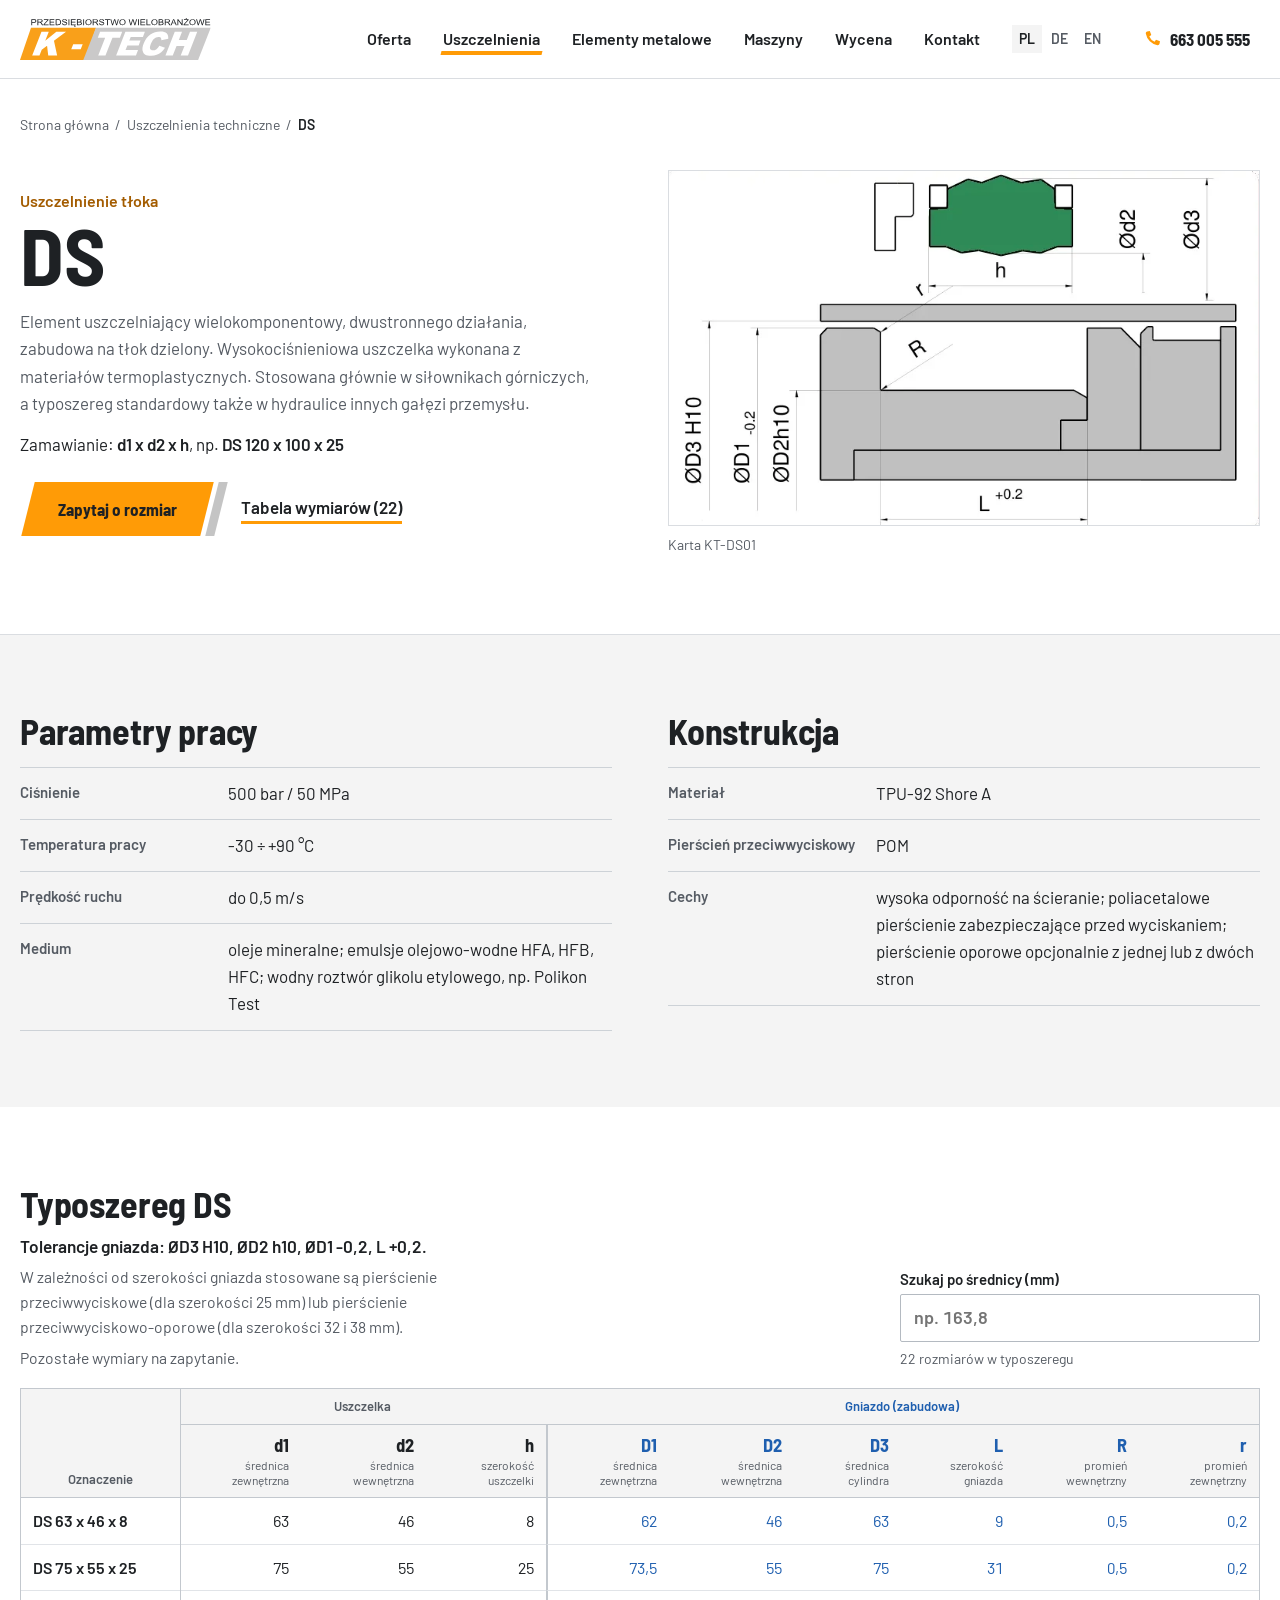
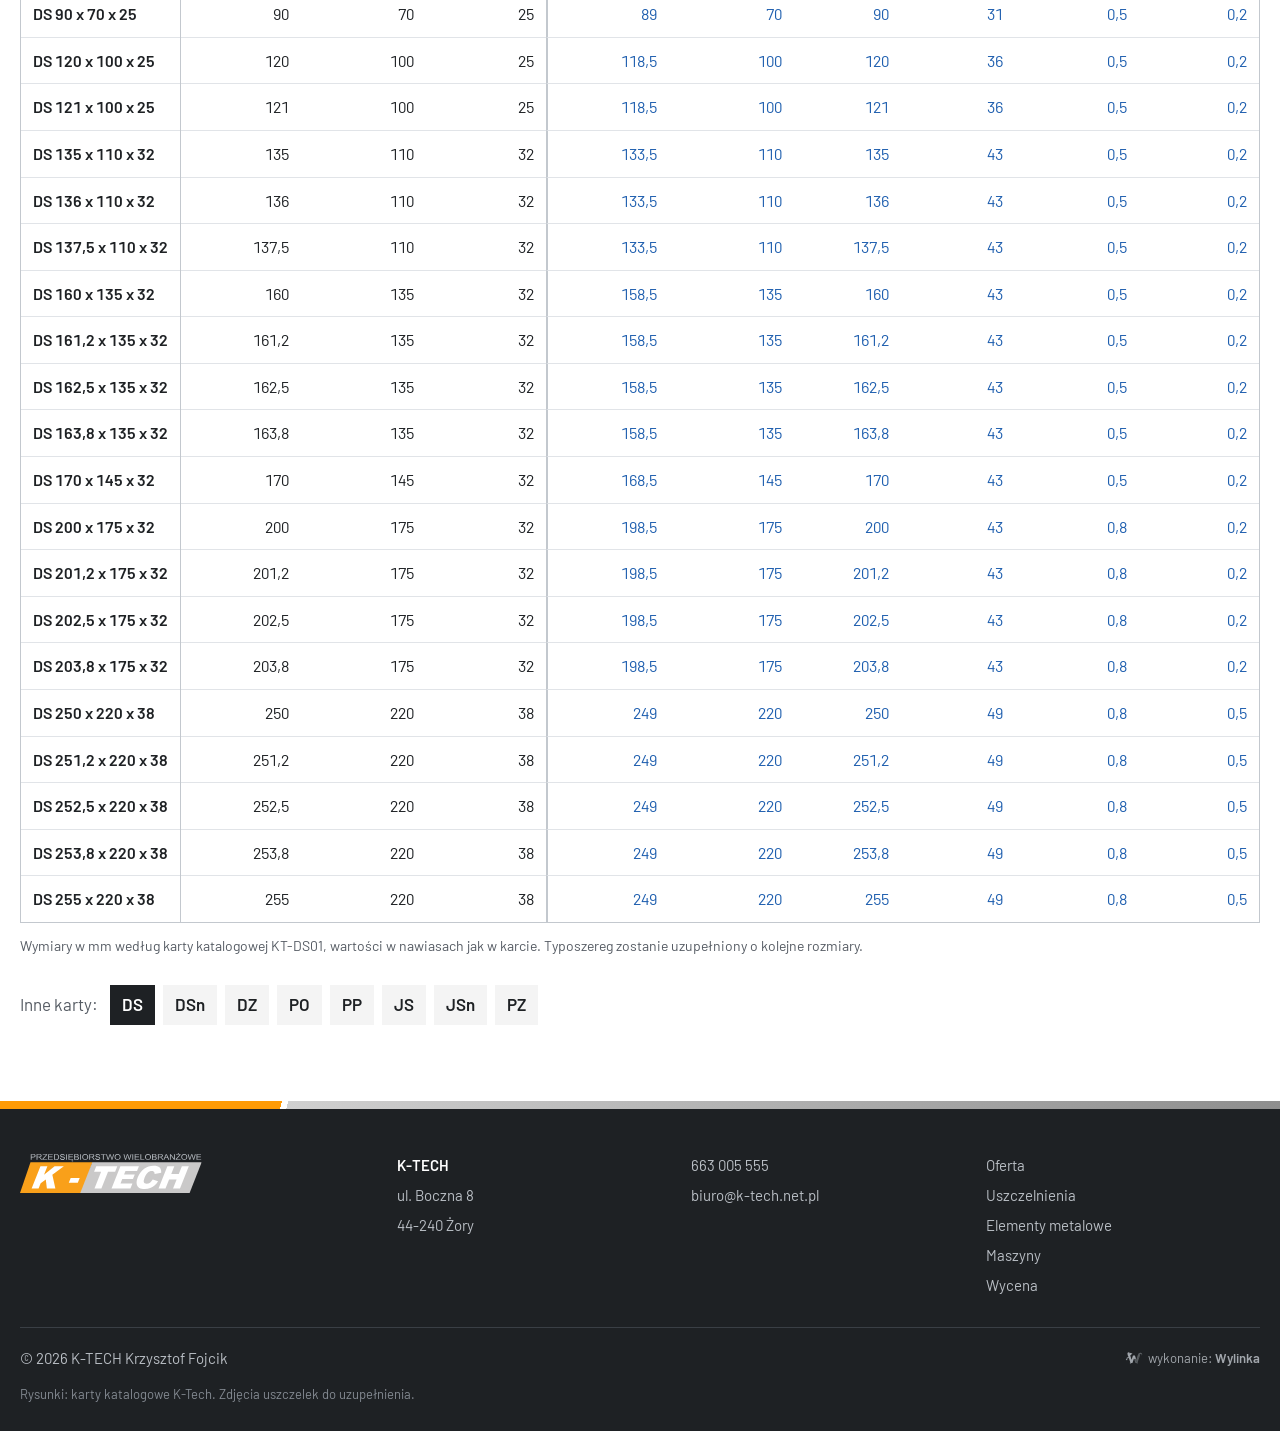
<file: uszczelnienia/ds/index.html>
<!doctype html>
<html lang="pl">
<head>
<meta charset="utf-8">
<meta name="viewport" content="width=device-width,initial-scale=1,viewport-fit=cover">
<meta name="robots" content="noindex,nofollow">
<title>DS uszczelnienie tłoka - wymiary i parametry - K-Tech</title>
<meta name="description" content="DS, uszczelnienie tłoka: parametry pracy, materiał i tabela 22 rozmiarów uszczelki i gniazda.">
<meta name="theme-color" content="#FFFFFF">
<link rel="preload" href="../../fonts/barlow-semi-condensed-latin-700-normal.woff2" as="font" type="font/woff2" crossorigin>
<link rel="stylesheet" href="../../style.css">
<link rel="icon" href="../../img/favicon.svg" type="image/svg+xml">
<style>
.wylinka-badge{display:inline-flex;align-items:center;gap:.4em;color:inherit;text-decoration:none;font-size:.875em;line-height:1;opacity:.85}
.wylinka-badge:hover,.wylinka-badge:focus-visible{opacity:1}
.wylinka-badge:focus-visible{outline:2px solid currentColor;outline-offset:3px;border-radius:2px}
.wylinka-badge svg{width:18px;height:18px;flex:none;overflow:visible}
.wylinka-badge b{font-weight:600}
.wylinka-badge .wy-old{opacity:.45;transform-origin:40px 30px;transition:transform .32s cubic-bezier(.3,.7,.4,1),opacity .32s ease-out}
.wylinka-badge .wy-pod{opacity:0;transition:opacity .2s ease-out .08s}
.wylinka-badge:hover .wy-old,.wylinka-badge:focus-visible .wy-old{transform:translate(9px,7px) rotate(9deg);opacity:0}
.wylinka-badge:hover .wy-pod,.wylinka-badge:focus-visible .wy-pod{opacity:1}
@media (prefers-reduced-motion:reduce){.wylinka-badge .wy-old,.wylinka-badge .wy-pod{transition:none}.wylinka-badge:hover .wy-old,.wylinka-badge:focus-visible .wy-old{transform:none;opacity:.45}.wylinka-badge:hover .wy-pod,.wylinka-badge:focus-visible .wy-pod{opacity:0}}
</style>
</head>
<body class="podstrona">
<a class="skip" href="#tresc">Przejdź do treści</a>

<svg width="0" height="0" style="position:absolute" aria-hidden="true">
  <defs>
    <symbol id="logo" viewBox="0 0 702.6 154.7"><path fill-rule="evenodd" d="M41.7 26.3L41.7 4.6L50.8 4.6C52.4 4.6 53.5 4.6 54.4 4.8C55.5 4.9 56.6 5.3 57.4 5.7C58.3 6.2 58.8 6.9 59.4 7.9C59.7 8.8 60.1 9.7 60.1 10.8C60.1 12.6 59.4 14.3 58.1 15.5C56.8 16.8 54.4 17.4 51.0 17.4L44.8 17.4L44.8 26.3L41.7 26.3M44.8 14.8L51.2 14.8C53.2 14.8 54.6 14.4 55.5 13.9C56.3 13.2 56.8 12.1 56.8 11.0C56.8 10.0 56.5 9.1 56.1 8.6C55.5 7.9 54.8 7.5 53.9 7.3C53.5 7.1 52.4 7.1 51.0 7.1L44.8 7.1L44.8 14.8M64.1 26.3L64.1 4.6L74.9 4.6C76.9 4.6 78.6 4.8 79.7 5.1C80.9 5.5 81.7 6.2 82.4 7.1C83.1 8.2 83.5 9.3 83.5 10.4C83.5 12.1 82.8 13.3 81.8 14.3C80.6 15.3 78.9 16.1 76.5 16.4C77.5 16.6 78.0 17.2 78.6 17.4C79.5 18.3 80.4 19.2 81.1 20.3L85.3 26.3L81.3 26.3L78.2 21.7C77.3 20.5 76.5 19.4 75.8 18.8C75.3 18.1 74.7 17.5 74.2 17.2C73.8 17.0 73.3 16.8 72.9 16.6C72.5 16.6 71.8 16.6 71.1 16.6L67.4 16.6L67.4 26.3L64.1 26.3M67.4 14.1L74.2 14.1C75.6 14.1 76.7 14.1 77.6 13.7C78.4 13.3 79.1 13.0 79.5 12.4C79.8 11.7 80.2 11.1 80.2 10.4C80.2 9.5 79.7 8.6 78.9 7.9C78.0 7.3 76.7 6.9 74.9 6.9L67.4 6.9L67.4 14.1M86.4 26.3L86.4 23.6L98.8 9.7C99.7 8.6 100.5 7.9 101.2 7.1L87.9 7.1L87.9 4.6L105.0 4.6L105.0 7.1L91.5 22.1L90.1 23.7L105.4 23.7L105.4 26.3L86.4 26.3M109.1 26.3L109.1 4.6L126.4 4.6L126.4 7.1L112.2 7.1L112.2 13.7L125.5 13.7L125.5 16.3L112.2 16.3L112.2 23.7L127.0 23.7L127.0 26.3L109.1 26.3M131.4 26.3L131.4 4.6L139.6 4.6C141.6 4.6 143.0 4.6 144.0 4.8C145.4 5.1 146.5 5.7 147.4 6.4C148.7 7.3 149.6 8.6 150.4 10.0C150.9 11.7 151.3 13.3 151.3 15.3C151.3 17.0 151.1 18.5 150.7 19.5C150.2 21.0 149.6 21.9 149.1 22.8C148.3 23.6 147.6 24.3 146.9 24.8C146.0 25.2 145.1 25.6 144.0 25.9C142.9 26.1 141.6 26.3 140.1 26.3L131.4 26.3M134.6 23.7L139.8 23.7C141.2 23.7 142.5 23.6 143.4 23.2C144.3 23.0 145.1 22.7 145.6 22.1C146.3 21.4 146.9 20.5 147.4 19.4C147.8 18.3 148.0 16.8 148.0 15.2C148.0 13.0 147.6 11.1 146.7 10.0C146.0 8.8 144.9 7.9 143.8 7.5C142.9 7.1 141.6 7.1 139.6 7.1L134.6 7.1L134.6 23.7M154.6 19.2L157.7 19.0C157.8 20.1 158.0 21.0 158.6 21.7C159.1 22.5 159.9 23.0 160.9 23.4C162.0 23.7 163.3 24.1 164.8 24.1C165.9 24.1 167.0 23.9 167.9 23.6C168.8 23.2 169.5 22.8 170.1 22.3C170.4 21.6 170.6 21.0 170.6 20.3C170.6 19.7 170.4 19.0 170.1 18.6C169.5 18.1 168.8 17.7 167.9 17.4C167.2 17.0 165.7 16.6 163.5 16.3C161.3 15.7 159.9 15.3 158.9 15.0C157.8 14.3 156.9 13.7 156.4 12.8C155.8 12.1 155.5 11.1 155.5 10.2C155.5 9.1 155.8 8.0 156.6 7.1C157.3 6.2 158.2 5.5 159.5 4.9C160.9 4.4 162.4 4.2 164.1 4.2C165.7 4.2 167.3 4.4 168.8 4.9C170.1 5.5 171.2 6.2 171.9 7.3C172.6 8.2 173.0 9.3 173.0 10.6L169.9 11.0C169.9 9.5 169.4 8.4 168.3 7.9C167.3 7.1 165.9 6.8 164.1 6.8C162.2 6.8 160.8 7.1 159.9 7.7C158.9 8.2 158.6 9.1 158.6 10.0C158.6 10.8 158.9 11.3 159.5 11.9C160.2 12.4 161.7 13.0 164.2 13.3C167.0 14.1 168.6 14.4 169.7 14.8C171.0 15.3 172.1 16.1 172.6 17.0C173.4 17.9 173.7 19.0 173.7 20.1C173.7 21.2 173.4 22.3 172.6 23.4C171.9 24.3 170.8 25.2 169.5 25.8C168.1 26.3 166.6 26.7 164.8 26.7C162.6 26.7 160.9 26.3 159.5 25.8C157.8 25.2 156.7 24.3 156.0 23.2C155.1 21.9 154.7 20.6 154.6 19.2M181.8 4.6L181.8 26.3L178.7 26.3L178.7 4.6ZM187.4 26.3L187.4 4.6L205.0 4.6L205.0 7.1L190.7 7.1L190.7 13.7L204.1 13.7L204.1 16.3L190.7 16.3L190.7 23.7L205.5 23.7L205.5 26.3L187.4 26.3M204.4 26.3C203.7 26.7 203.2 27.0 202.8 27.6C202.6 28.1 202.4 28.5 202.4 29.0C202.4 29.4 202.4 29.8 202.8 30.1C203.0 30.3 203.3 30.5 203.9 30.5C204.2 30.5 204.4 30.5 204.8 30.5C205.0 30.3 205.2 30.3 205.5 30.1L205.5 32.2C204.6 32.3 203.9 32.5 203.2 32.5C202.8 32.5 202.2 32.5 201.9 32.3C201.3 32.2 201.0 32.0 200.8 31.8C200.4 31.6 200.2 31.2 200.0 30.9C200.0 30.5 199.9 30.3 199.9 30.0C199.9 29.2 200.0 28.7 200.6 28.0C201.0 27.4 201.5 26.7 202.2 26.3L204.4 26.3M209.7 26.3L209.7 4.6L218.9 4.6C220.7 4.6 222.2 4.8 223.2 5.1C224.3 5.7 225.3 6.2 225.8 7.1C226.4 8.0 226.7 9.1 226.7 10.0C226.7 11.0 226.5 11.9 226.0 12.6C225.4 13.5 224.5 14.3 223.4 14.6C224.9 15.0 226.0 15.7 226.7 16.6C227.6 17.5 228.0 18.6 228.0 19.9C228.0 21.0 227.6 21.9 227.3 22.8C226.7 23.6 226.2 24.3 225.4 24.8C224.7 25.2 223.8 25.6 222.9 25.9C221.8 26.1 220.5 26.3 218.9 26.3L209.7 26.3M213.0 13.7L218.1 13.7C219.6 13.7 220.5 13.5 221.2 13.3C222.0 13.2 222.5 12.8 223.1 12.2C223.4 11.9 223.6 11.1 223.6 10.4C223.6 9.7 223.4 9.1 223.1 8.6C222.7 7.9 222.2 7.7 221.4 7.3C220.7 7.1 219.4 7.1 217.8 7.1L213.0 7.1L213.0 13.7M213.0 23.7L218.9 23.7C220.0 23.7 220.7 23.6 221.1 23.6C221.8 23.4 222.5 23.2 222.9 23.0C223.4 22.7 223.8 22.3 224.2 21.7C224.5 21.2 224.7 20.6 224.7 19.9C224.7 19.2 224.3 18.5 224.0 17.9C223.4 17.2 222.9 16.8 222.0 16.6C221.2 16.3 220.0 16.3 218.5 16.3L213.0 16.3L213.0 23.7M236.0 4.6L236.0 26.3L232.9 26.3L232.9 4.6ZM240.8 15.7C240.8 12.1 241.7 9.3 243.9 7.1C246.1 5.1 248.8 4.2 252.3 4.2C254.5 4.2 256.5 4.8 258.1 5.7C260.0 6.6 261.4 7.9 262.3 9.5C263.3 11.3 263.8 13.3 263.8 15.3C263.8 17.5 263.3 19.5 262.2 21.4C261.2 23.0 259.8 24.3 258.0 25.2C256.3 26.1 254.3 26.7 252.3 26.7C249.9 26.7 247.9 26.1 246.1 25.0C244.3 24.1 243.0 22.8 242.1 21.0C241.1 19.4 240.8 17.5 240.8 15.7M243.9 15.7C243.9 18.3 244.8 20.5 246.3 21.9C247.9 23.4 249.9 24.1 252.1 24.1C254.7 24.1 256.5 23.4 258.1 21.9C259.6 20.3 260.3 18.3 260.3 15.3C260.3 13.7 260.2 12.1 259.4 10.8C258.7 9.5 257.8 8.4 256.5 7.7C255.2 7.1 253.8 6.6 252.3 6.6C249.9 6.6 248.1 7.3 246.4 8.8C244.8 10.2 243.9 12.4 243.9 15.7M267.8 26.3L267.8 4.6L278.6 4.6C280.8 4.6 282.3 4.8 283.5 5.1C284.6 5.5 285.5 6.2 286.1 7.1C286.8 8.2 287.2 9.3 287.2 10.4C287.2 12.1 286.6 13.3 285.5 14.3C284.3 15.3 282.6 16.1 280.4 16.4C281.2 16.6 281.9 17.2 282.3 17.4C283.2 18.3 284.1 19.2 285.0 20.3L289.0 26.3L285.0 26.3L281.9 21.7C281.0 20.5 280.2 19.4 279.7 18.8C279.0 18.1 278.4 17.5 278.1 17.2C277.5 17.0 277.1 16.8 276.6 16.6C276.2 16.6 275.7 16.6 274.8 16.6L271.1 16.6L271.1 26.3L267.8 26.3M271.1 14.1L277.9 14.1C279.3 14.1 280.4 14.1 281.3 13.7C282.1 13.3 282.8 13.0 283.2 12.4C283.5 11.7 283.9 11.1 283.9 10.4C283.9 9.5 283.5 8.6 282.6 7.9C281.7 7.3 280.4 6.9 278.8 6.9L271.1 6.9L271.1 14.1M291.0 19.2L294.1 19.0C294.1 20.1 294.5 21.0 295.0 21.7C295.6 22.5 296.3 23.0 297.4 23.4C298.5 23.7 299.8 24.1 301.3 24.1C302.4 24.1 303.4 23.9 304.4 23.6C305.3 23.2 306.0 22.8 306.6 22.3C306.9 21.6 307.1 21.0 307.1 20.3C307.1 19.7 306.9 19.0 306.6 18.6C306.0 18.1 305.3 17.7 304.4 17.4C303.6 17.0 302.2 16.6 300.0 16.3C297.8 15.7 296.3 15.3 295.4 15.0C294.3 14.3 293.4 13.7 292.9 12.8C292.3 12.1 291.9 11.1 291.9 10.2C291.9 9.1 292.3 8.0 293.0 7.1C293.8 6.2 294.7 5.5 296.0 4.9C297.4 4.4 298.9 4.2 300.5 4.2C302.2 4.2 303.8 4.4 305.3 4.9C306.6 5.5 307.7 6.2 308.4 7.3C309.1 8.2 309.5 9.3 309.5 10.6L306.4 11.0C306.2 9.5 305.6 8.4 304.7 7.9C303.8 7.1 302.4 6.8 300.5 6.8C298.7 6.8 297.2 7.1 296.3 7.7C295.4 8.2 295.0 9.1 295.0 10.0C295.0 10.8 295.4 11.3 296.0 11.9C296.7 12.4 298.1 13.0 300.7 13.3C303.4 14.1 305.1 14.4 306.0 14.8C307.5 15.3 308.6 16.1 309.1 17.0C309.8 17.9 310.2 19.0 310.2 20.1C310.2 21.2 309.8 22.3 309.1 23.4C308.4 24.3 307.3 25.2 306.0 25.8C304.5 26.3 303.1 26.7 301.3 26.7C299.1 26.7 297.4 26.3 296.0 25.8C294.3 25.2 293.2 24.3 292.3 23.2C291.6 21.9 291.2 20.6 291.0 19.2M320.6 26.3L320.6 7.1L312.8 7.1L312.8 4.6L331.8 4.6L331.8 7.1L323.9 7.1L323.9 26.3L320.6 26.3M339.3 26.3L332.9 4.6L336.1 4.6L339.8 18.8C340.2 20.3 340.5 21.7 340.9 23.2C341.4 20.8 341.8 19.5 342.0 19.2L346.6 4.6L350.4 4.6L353.9 15.5C354.6 18.3 355.3 20.8 355.7 23.2C356.1 21.9 356.4 20.3 357.0 18.5L360.6 4.6L363.9 4.6L357.3 26.3L354.2 26.3L349.1 9.7C348.8 8.4 348.4 7.5 348.4 7.1C348.0 8.2 347.8 9.0 347.7 9.7L342.5 26.3L339.3 26.3M365.9 15.7C365.9 12.1 367.0 9.3 369.0 7.1C371.2 5.1 374.0 4.2 377.4 4.2C379.6 4.2 381.6 4.8 383.5 5.7C385.1 6.6 386.6 7.9 387.5 9.5C388.4 11.3 388.9 13.3 388.9 15.3C388.9 17.5 388.4 19.5 387.5 21.4C386.4 23.0 385.1 24.3 383.3 25.2C381.5 26.1 379.4 26.7 377.4 26.7C375.1 26.7 373.1 26.1 371.2 25.0C369.6 24.1 368.1 22.8 367.2 21.0C366.3 19.4 365.9 17.5 365.9 15.7M369.2 15.7C369.2 18.3 369.9 20.5 371.6 21.9C373.1 23.4 375.1 24.1 377.4 24.1C379.8 24.1 381.8 23.4 383.3 21.9C384.9 20.3 385.7 18.3 385.7 15.3C385.7 13.7 385.3 12.1 384.6 10.8C384.0 9.5 382.9 8.4 381.6 7.7C380.5 7.1 379.1 6.6 377.4 6.6C375.2 6.6 373.2 7.3 371.6 8.8C369.9 10.2 369.2 12.4 369.2 15.7M406.5 26.3L400.3 4.6L403.6 4.6L407.0 18.8C407.6 20.3 407.8 21.7 408.1 23.2C408.9 20.8 409.2 19.5 409.2 19.2L413.8 4.6L417.6 4.6L421.1 15.5C422.0 18.3 422.6 20.8 422.9 23.2C423.3 21.9 423.7 20.3 424.2 18.5L427.9 4.6L431.1 4.6L424.6 26.3L421.5 26.3L416.3 9.7C416.0 8.4 415.8 7.5 415.6 7.1C415.4 8.2 415.1 9.0 414.9 9.7L410.0 26.3L406.5 26.3M437.9 4.6L437.9 26.3L434.6 26.3L434.6 4.6ZM443.6 26.3L443.6 4.6L460.9 4.6L460.9 7.1L446.7 7.1L446.7 13.7L460.0 13.7L460.0 16.3L446.7 16.3L446.7 23.7L461.5 23.7L461.5 26.3L443.6 26.3M465.7 26.3L465.7 4.6L469.0 4.6L469.0 23.7L480.8 23.7L480.8 26.3L465.7 26.3M483.6 15.7C483.6 12.1 484.7 9.3 486.9 7.1C489.1 5.1 491.8 4.2 495.3 4.2C497.5 4.2 499.5 4.8 501.1 5.7C502.9 6.6 504.4 7.9 505.3 9.5C506.2 11.3 506.6 13.3 506.6 15.3C506.6 17.5 506.2 19.5 505.1 21.4C504.2 23.0 502.8 24.3 500.9 25.2C499.1 26.1 497.3 26.7 495.1 26.7C492.9 26.7 490.9 26.1 489.1 25.0C487.2 24.1 486.0 22.8 485.0 21.0C484.1 19.4 483.6 17.5 483.6 15.7M486.9 15.7C486.9 18.3 487.8 20.5 489.2 21.9C490.9 23.4 492.7 24.1 495.1 24.1C497.6 24.1 499.5 23.4 501.1 21.9C502.6 20.3 503.3 18.3 503.3 15.3C503.3 13.7 502.9 12.1 502.4 10.8C501.7 9.5 500.8 8.4 499.5 7.7C498.2 7.1 496.7 6.6 495.3 6.6C492.9 6.6 491.1 7.3 489.4 8.8C487.8 10.2 486.9 12.4 486.9 15.7M510.6 26.3L510.6 4.6L519.8 4.6C521.6 4.6 523.0 4.8 524.1 5.1C525.2 5.7 526.1 6.2 526.7 7.1C527.4 8.0 527.6 9.1 527.6 10.0C527.6 11.0 527.4 11.9 526.9 12.6C526.3 13.5 525.4 14.3 524.3 14.6C525.8 15.0 526.9 15.7 527.6 16.6C528.5 17.5 528.9 18.6 528.9 19.9C528.9 21.0 528.5 21.9 528.2 22.8C527.6 23.6 527.1 24.3 526.3 24.8C525.6 25.2 524.7 25.6 523.8 25.9C522.7 26.1 521.4 26.3 519.9 26.3L510.6 26.3M513.9 13.7L519.0 13.7C520.5 13.7 521.6 13.5 522.1 13.3C522.9 13.2 523.6 12.8 524.0 12.2C524.3 11.9 524.5 11.1 524.5 10.4C524.5 9.7 524.3 9.1 524.0 8.6C523.6 7.9 523.0 7.7 522.3 7.3C521.6 7.1 520.3 7.1 518.7 7.1L513.9 7.1L513.9 13.7M513.9 23.7L519.9 23.7C520.8 23.7 521.6 23.6 521.9 23.6C522.7 23.4 523.4 23.2 524.0 23.0C524.3 22.7 524.7 22.3 525.1 21.7C525.4 21.2 525.6 20.6 525.6 19.9C525.6 19.2 525.4 18.5 524.9 17.9C524.3 17.2 523.8 16.8 522.9 16.6C522.1 16.3 520.8 16.3 519.4 16.3L513.9 16.3L513.9 23.7M533.3 26.3L533.3 4.6L544.1 4.6C546.1 4.6 547.7 4.8 548.8 5.1C549.9 5.5 550.8 6.2 551.5 7.1C552.3 8.2 552.5 9.3 552.5 10.4C552.5 12.1 551.9 13.3 550.8 14.3C549.7 15.3 548.1 16.1 545.7 16.4C546.6 16.6 547.2 17.2 547.7 17.4C548.6 18.3 549.5 19.2 550.3 20.3L554.5 26.3L550.4 26.3L547.3 21.7C546.4 20.5 545.7 19.4 545.0 18.8C544.4 18.1 543.9 17.5 543.3 17.2C543.0 17.0 542.4 16.8 541.9 16.6C541.7 16.6 540.9 16.6 540.2 16.6L536.4 16.6L536.4 26.3L533.3 26.3M536.4 14.1L543.3 14.1C544.8 14.1 545.9 14.1 546.8 13.7C547.5 13.3 548.1 13.0 548.6 12.4C549.0 11.7 549.2 11.1 549.2 10.4C549.2 9.5 548.8 8.6 547.9 7.9C547.2 7.3 545.9 6.9 544.1 6.9L536.4 6.9L536.4 14.1M554.8 26.3L564.1 4.6L567.6 4.6L577.5 26.3L573.8 26.3L571.1 19.5L560.9 19.5L558.3 26.3L554.8 26.3M561.8 17.4L570.0 17.4L567.4 11.3C566.7 9.5 566.2 8.0 565.8 6.8C565.4 8.2 565.1 9.5 564.3 11.0L561.8 17.4M579.9 26.3L579.9 4.6L583.1 4.6L595.8 21.6L595.8 4.6L598.9 4.6L598.9 26.3L595.6 26.3L583.0 9.1L583.0 26.3L579.9 26.3M602.3 26.3L602.3 23.6L614.8 9.7C615.5 8.6 616.4 7.9 617.1 7.1L603.8 7.1L603.8 4.6L621.0 4.6L621.0 7.1L607.4 22.1L606.0 23.7L621.3 23.7L621.3 26.3L602.3 26.3M610.7 3.1L610.7 0.0L614.4 0.0L614.4 3.1L610.7 3.1M623.9 15.7C623.9 12.1 624.8 9.3 627.0 7.1C629.2 5.1 631.9 4.2 635.4 4.2C637.6 4.2 639.6 4.8 641.4 5.7C643.1 6.6 644.5 7.9 645.4 9.5C646.4 11.3 646.9 13.3 646.9 15.3C646.9 17.5 646.4 19.5 645.4 21.4C644.3 23.0 643.1 24.3 641.2 25.2C639.4 26.1 637.4 26.7 635.4 26.7C633.0 26.7 631.0 26.1 629.2 25.0C627.5 24.1 626.1 22.8 625.2 21.0C624.3 19.4 623.9 17.5 623.9 15.7M627.0 15.7C627.0 18.3 627.9 20.5 629.4 21.9C631.0 23.4 633.0 24.1 635.4 24.1C637.8 24.1 639.6 23.4 641.2 21.9C642.7 20.3 643.6 18.3 643.6 15.3C643.6 13.7 643.3 12.1 642.5 10.8C641.8 9.5 640.9 8.4 639.6 7.7C638.3 7.1 637.0 6.6 635.4 6.6C633.0 6.6 631.2 7.3 629.6 8.8C627.9 10.2 627.0 12.4 627.0 15.7M655.1 26.3L648.7 4.6L652.0 4.6L655.7 18.8C656.0 20.3 656.4 21.7 656.8 23.2C657.3 20.8 657.7 19.5 657.9 19.2L662.4 4.6L666.3 4.6L669.7 15.5C670.5 18.3 671.2 20.8 671.6 23.2C671.9 21.9 672.3 20.3 672.8 18.5L676.5 4.6L679.8 4.6L673.2 26.3L670.1 26.3L665.0 9.7C664.6 8.4 664.3 7.5 664.3 7.1C663.9 8.2 663.7 9.0 663.5 9.7L658.4 26.3L655.1 26.3M682.7 26.3L682.7 4.6L700.1 4.6L700.1 7.1L686.0 7.1L686.0 13.7L699.2 13.7L699.2 16.3L686.0 16.3L686.0 23.7L700.8 23.7L700.8 26.3L682.7 26.3" fill="currentColor"/><path fill-rule="evenodd" d="M40.6 36.2L-0.0 154.7L240.1 154.7L280.4 36.2L40.6 36.2" fill="#F9A01A"/><path fill-rule="evenodd" d="M279.7 36.2L233.1 154.7L656.0 154.7L702.6 36.2L279.7 36.2" fill="#CAC9C9"/><path fill-rule="evenodd" d="M79.1 51.0L106.0 51.0L93.0 83.9L133.9 51.0L169.5 51.0L125.1 83.7L136.8 137.7L104.0 137.7L99.7 102.1L80.0 116.6L71.8 137.7L44.9 137.7L79.1 51.0M196.0 96.8L230.9 96.8L223.6 115.5L188.7 115.5L196.0 96.8M294.9 51.0L376.3 51.0L367.9 72.3L340.5 72.3L314.8 137.7L288.1 137.7L313.7 72.3L286.5 72.3L294.9 51.0M388.2 51.0L460.0 51.0L452.7 69.6L407.9 69.6L402.5 83.3L443.9 83.3L437.0 101.0L395.5 101.0L388.8 118.2L434.8 118.2L427.1 137.7L354.1 137.7L388.2 51.0M513.4 102.3L534.0 109.2C529.8 116.0 525.2 121.5 520.1 125.9C515.0 130.3 509.3 133.5 503.5 135.7C497.6 138.1 490.7 139.2 482.9 139.2C473.5 139.2 466.4 137.7 461.5 135.0C456.5 132.3 453.3 127.5 451.6 120.6C450.0 113.6 451.4 104.9 455.6 94.1C461.3 79.8 469.3 68.9 480.1 61.0C490.7 53.3 502.9 49.5 517.0 49.5C528.0 49.5 535.6 51.7 540.2 56.1C544.6 60.7 546.6 67.4 546.1 76.5L520.5 81.7C520.7 79.1 520.5 77.3 520.1 76.0C519.4 74.0 518.1 72.3 516.5 71.3C514.6 70.2 512.4 69.6 509.7 69.6C503.7 69.6 498.0 72.2 492.9 76.9C489.1 80.6 485.6 86.2 482.5 94.1C478.8 103.6 477.6 110.2 479.2 113.6C480.7 117.3 484.1 119.1 489.4 119.1C494.5 119.1 498.9 117.7 502.8 114.7C506.4 111.8 509.9 107.8 513.4 102.3M570.0 51.0L596.8 51.0L585.0 81.3L614.2 81.3L626.1 51.0L652.9 51.0L618.8 137.7L591.9 137.7L605.8 102.7L576.6 102.7L562.7 137.7L535.8 137.7L570.0 51.0" fill="#fff"/></symbol>
    <symbol id="tel" viewBox="0 0 20 20"><path d="M5.2 2.5 7.8 2l1.5 4-2 1.4a10 10 0 0 0 5.3 5.3l1.4-2 4 1.5-.5 2.6c-.2.9-1 1.5-1.9 1.4A14.5 14.5 0 0 1 3.8 4.4c-.1-.9.5-1.7 1.4-1.9Z" fill="currentColor"/></symbol>
  </defs>
</svg>

<header class="top" id="top">
  <div class="top-in">
    <a class="logo" href="../../" aria-label="K-Tech - strona główna"><svg viewBox="0 0 702.6 154.7" role="img"><title>K-TECH Przedsiębiorstwo Wielobranżowe</title><use href="#logo"/></svg></a>
    <nav class="nav" aria-label="Menu">
      <a href="../../#oferta">Oferta</a>
      <a href="../../uszczelnienia/" class="akt" aria-current="page">Uszczelnienia</a>
      <a href="../../#wyroby">Elementy metalowe</a>
      <a href="../../#maszyny">Maszyny</a>
      <a href="../../#wycena">Wycena</a>
      <a href="../../#kontakt">Kontakt</a>
    </nav>
    <div class="jezyki" aria-label="Język / Sprache / Language"><a href="../../" hreflang="pl" lang="pl" aria-current="page">PL</a><a href="../../de/" hreflang="de" lang="de">DE</a><a href="../../en/" hreflang="en" lang="en">EN</a></div>
    <a class="top-tel" href="tel:+48663005555" aria-label="Zadzwoń: 663 005 555"><svg><use href="#tel"/></svg><span>663 005 555</span></a>
    <button class="burger" type="button" aria-expanded="false" aria-controls="menu-mob" aria-label="Otwórz menu"><span></span><span></span><span></span></button>
  </div>
  <div class="menu-mob" id="menu-mob" hidden>
    <nav aria-label="Menu">
      <a href="../../#oferta">Oferta</a>
      <a href="../../uszczelnienia/">Uszczelnienia</a>
      <a href="../../#wyroby">Elementy metalowe</a>
      <a href="../../#maszyny">Maszyny</a>
      <a href="../../#wycena">Wycena</a>
      <a href="../../#kontakt">Kontakt</a>
    </nav>
    <div class="menu-mob-dol">
      <div class="jezyki"><a href="../../" hreflang="pl" lang="pl" aria-current="page">PL</a><a href="../../de/" hreflang="de" lang="de">DE</a><a href="../../en/" hreflang="en" lang="en">EN</a></div>
      <a class="menu-mob-tel" href="tel:+48663005555">663 005 555</a>
    </div>
  </div>
</header>

<main id="tresc">

<section class="sekcja pod-glowa">
  <div class="wrap">
    <nav class="okruchy" aria-label="Jesteś tutaj"><a href="../../">Strona główna</a><span>/</span><a href="../">Uszczelnienia techniczne</a><span>/</span><span aria-current="page">DS</span></nav>
    <div class="kar-gora">
      <figure class="kar-foto">
        <img src="../../img/u/ds-zabudowa.webp" alt="DS - rysunek zabudowy z wymiarami" width="764" height="459" fetchpriority="high">
        <figcaption>Karta KT-DS01</figcaption>
      </figure>
      <div class="kar-opis">
        <p class="kar-typ">Uszczelnienie tłoka</p>
        <h1>DS</h1>
        <p>Element uszczelniający wielokomponentowy, dwustronnego działania, zabudowa na tłok dzielony. Wysokociśnieniowa uszczelka wykonana z materiałów termoplastycznych. Stosowana głównie w siłownikach górniczych, a typoszereg standardowy także w hydraulice innych gałęzi przemysłu.</p>
        <p class="kar-zam">Zamawianie: <b>d1 x d2 x h</b>, np. <b>DS 120 x 100 x 25</b></p>
        <div class="kar-akcje"><a class="btn" href="../../#wycena"><span>Zapytaj o rozmiar</span></a><a class="kar-do-tab" href="#typoszereg">Tabela wymiarów (22)</a></div>
      </div>
    </div>
  </div>
</section>

<section class="sekcja szara kar-dane">
  <div class="wrap kar-siatka">
    <div>
      <h2>Parametry pracy</h2>
      <dl class="kar-param">
        <div><dt>Ciśnienie</dt><dd>500 bar / 50 MPa</dd></div>
        <div><dt>Temperatura pracy</dt><dd>-30 ÷ +90 °C</dd></div>
        <div><dt>Prędkość ruchu</dt><dd>do 0,5 m/s</dd></div>
        <div><dt>Medium</dt><dd>oleje mineralne; emulsje olejowo-wodne HFA, HFB, HFC; wodny roztwór glikolu etylowego, np. Polikon Test</dd></div>
      </dl>
    </div>
    <div>
      <h2>Konstrukcja</h2>
      <dl class="kar-param">
        <div><dt>Materiał</dt><dd>TPU-92 Shore A</dd></div>
        <div><dt>Pierścień przeciwwyciskowy</dt><dd>POM</dd></div>
        <div><dt>Cechy</dt><dd>wysoka odporność na ścieranie; poliacetalowe pierścienie zabezpieczające przed wyciskaniem; pierścienie oporowe opcjonalnie z jednej lub z dwóch stron</dd></div>
      </dl>
    </div>
  </div>
</section>

<section class="sekcja kar-tab" id="typoszereg">
  <div class="wrap">
    <div class="tab-glowa">
      <div class="tab-opis">
        <h2>Typoszereg DS</h2>
        <p class="kar-tol">Tolerancje gniazda: ØD3 H10, ØD2 h10, ØD1 -0,2, L +0,2.</p>
        <p class="kar-uwaga">W zależności od szerokości gniazda stosowane są pierścienie przeciwwyciskowe (dla szerokości 25 mm) lub pierścienie przeciwwyciskowo-oporowe (dla szerokości 32 i 38 mm).</p>
        <p class="kar-uwaga">Pozostałe wymiary na zapytanie.</p>
      </div>
      <div class="filtr">
        <label for="filtr-d">Szukaj po średnicy (mm)</label>
        <div class="filtr-pole"><input id="filtr-d" type="text" inputmode="decimal" autocomplete="off" placeholder="np. 163,8"><button type="button" id="filtr-x" hidden aria-label="Wyczyść">Wyczyść</button></div>
        <p id="filtr-info" class="filtr-info" aria-live="polite">22 rozmiarów w typoszeregu</p>
      </div>
    </div>
    <p class="tab-hint">Tabelę można przesuwać w bok. Kolumna z oznaczeniem zostaje na miejscu.</p>
    <div class="tab-ramka" tabindex="0" role="region" aria-label="Tabela wymiarów DS, przewijana w poziomie">
      <table id="tab-wym" class="tab-wym u3">
        <thead>
          <tr class="tab-grupy"><th scope="col" rowspan="2" class="tab-ozn">Oznaczenie</th><th colspan="3" scope="colgroup">Uszczelka</th><th colspan="6" scope="colgroup" class="zab">Gniazdo (zabudowa)</th></tr>
          <tr><th scope="col"><b>d1</b><span>średnica zewnętrzna</span></th><th scope="col"><b>d2</b><span>średnica wewnętrzna</span></th><th scope="col"><b>h</b><span>szerokość uszczelki</span></th><th scope="col" class="zab"><b>D1</b><span>średnica zewnętrzna</span></th><th scope="col" class="zab"><b>D2</b><span>średnica wewnętrzna</span></th><th scope="col" class="zab"><b>D3</b><span>średnica cylindra</span></th><th scope="col" class="zab"><b>L</b><span>szerokość gniazda</span></th><th scope="col" class="zab"><b>R</b><span>promień wewnętrzny</span></th><th scope="col" class="zab"><b>r</b><span>promień zewnętrzny</span></th></tr>
        </thead>
        <tbody>
          <tr data-d1="63" data-d2="46" data-d3="63"><th scope="row">DS 63 x 46 x 8</th><td>63</td><td>46</td><td>8</td><td class="zab">62</td><td class="zab">46</td><td class="zab">63</td><td class="zab">9</td><td class="zab">0,5</td><td class="zab">0,2</td></tr>
<tr data-d1="75" data-d2="55" data-d3="75"><th scope="row">DS 75 x 55 x 25</th><td>75</td><td>55</td><td>25</td><td class="zab">73,5</td><td class="zab">55</td><td class="zab">75</td><td class="zab">31</td><td class="zab">0,5</td><td class="zab">0,2</td></tr>
<tr data-d1="90" data-d2="70" data-d3="90"><th scope="row">DS 90 x 70 x 25</th><td>90</td><td>70</td><td>25</td><td class="zab">89</td><td class="zab">70</td><td class="zab">90</td><td class="zab">31</td><td class="zab">0,5</td><td class="zab">0,2</td></tr>
<tr data-d1="120" data-d2="100" data-d3="120"><th scope="row">DS 120 x 100 x 25</th><td>120</td><td>100</td><td>25</td><td class="zab">118,5</td><td class="zab">100</td><td class="zab">120</td><td class="zab">36</td><td class="zab">0,5</td><td class="zab">0,2</td></tr>
<tr data-d1="121" data-d2="100" data-d3="121"><th scope="row">DS 121 x 100 x 25</th><td>121</td><td>100</td><td>25</td><td class="zab">118,5</td><td class="zab">100</td><td class="zab">121</td><td class="zab">36</td><td class="zab">0,5</td><td class="zab">0,2</td></tr>
<tr data-d1="135" data-d2="110" data-d3="135"><th scope="row">DS 135 x 110 x 32</th><td>135</td><td>110</td><td>32</td><td class="zab">133,5</td><td class="zab">110</td><td class="zab">135</td><td class="zab">43</td><td class="zab">0,5</td><td class="zab">0,2</td></tr>
<tr data-d1="136" data-d2="110" data-d3="136"><th scope="row">DS 136 x 110 x 32</th><td>136</td><td>110</td><td>32</td><td class="zab">133,5</td><td class="zab">110</td><td class="zab">136</td><td class="zab">43</td><td class="zab">0,5</td><td class="zab">0,2</td></tr>
<tr data-d1="137,5" data-d2="110" data-d3="137,5"><th scope="row">DS 137,5 x 110 x 32</th><td>137,5</td><td>110</td><td>32</td><td class="zab">133,5</td><td class="zab">110</td><td class="zab">137,5</td><td class="zab">43</td><td class="zab">0,5</td><td class="zab">0,2</td></tr>
<tr data-d1="160" data-d2="135" data-d3="160"><th scope="row">DS 160 x 135 x 32</th><td>160</td><td>135</td><td>32</td><td class="zab">158,5</td><td class="zab">135</td><td class="zab">160</td><td class="zab">43</td><td class="zab">0,5</td><td class="zab">0,2</td></tr>
<tr data-d1="161,2" data-d2="135" data-d3="161,2"><th scope="row">DS 161,2 x 135 x 32</th><td>161,2</td><td>135</td><td>32</td><td class="zab">158,5</td><td class="zab">135</td><td class="zab">161,2</td><td class="zab">43</td><td class="zab">0,5</td><td class="zab">0,2</td></tr>
<tr data-d1="162,5" data-d2="135" data-d3="162,5"><th scope="row">DS 162,5 x 135 x 32</th><td>162,5</td><td>135</td><td>32</td><td class="zab">158,5</td><td class="zab">135</td><td class="zab">162,5</td><td class="zab">43</td><td class="zab">0,5</td><td class="zab">0,2</td></tr>
<tr data-d1="163,8" data-d2="135" data-d3="163,8"><th scope="row">DS 163,8 x 135 x 32</th><td>163,8</td><td>135</td><td>32</td><td class="zab">158,5</td><td class="zab">135</td><td class="zab">163,8</td><td class="zab">43</td><td class="zab">0,5</td><td class="zab">0,2</td></tr>
<tr data-d1="170" data-d2="145" data-d3="170"><th scope="row">DS 170 x 145 x 32</th><td>170</td><td>145</td><td>32</td><td class="zab">168,5</td><td class="zab">145</td><td class="zab">170</td><td class="zab">43</td><td class="zab">0,5</td><td class="zab">0,2</td></tr>
<tr data-d1="200" data-d2="175" data-d3="200"><th scope="row">DS 200 x 175 x 32</th><td>200</td><td>175</td><td>32</td><td class="zab">198,5</td><td class="zab">175</td><td class="zab">200</td><td class="zab">43</td><td class="zab">0,8</td><td class="zab">0,2</td></tr>
<tr data-d1="201,2" data-d2="175" data-d3="201,2"><th scope="row">DS 201,2 x 175 x 32</th><td>201,2</td><td>175</td><td>32</td><td class="zab">198,5</td><td class="zab">175</td><td class="zab">201,2</td><td class="zab">43</td><td class="zab">0,8</td><td class="zab">0,2</td></tr>
<tr data-d1="202,5" data-d2="175" data-d3="202,5"><th scope="row">DS 202,5 x 175 x 32</th><td>202,5</td><td>175</td><td>32</td><td class="zab">198,5</td><td class="zab">175</td><td class="zab">202,5</td><td class="zab">43</td><td class="zab">0,8</td><td class="zab">0,2</td></tr>
<tr data-d1="203,8" data-d2="175" data-d3="203,8"><th scope="row">DS 203,8 x 175 x 32</th><td>203,8</td><td>175</td><td>32</td><td class="zab">198,5</td><td class="zab">175</td><td class="zab">203,8</td><td class="zab">43</td><td class="zab">0,8</td><td class="zab">0,2</td></tr>
<tr data-d1="250" data-d2="220" data-d3="250"><th scope="row">DS 250 x 220 x 38</th><td>250</td><td>220</td><td>38</td><td class="zab">249</td><td class="zab">220</td><td class="zab">250</td><td class="zab">49</td><td class="zab">0,8</td><td class="zab">0,5</td></tr>
<tr data-d1="251,2" data-d2="220" data-d3="251,2"><th scope="row">DS 251,2 x 220 x 38</th><td>251,2</td><td>220</td><td>38</td><td class="zab">249</td><td class="zab">220</td><td class="zab">251,2</td><td class="zab">49</td><td class="zab">0,8</td><td class="zab">0,5</td></tr>
<tr data-d1="252,5" data-d2="220" data-d3="252,5"><th scope="row">DS 252,5 x 220 x 38</th><td>252,5</td><td>220</td><td>38</td><td class="zab">249</td><td class="zab">220</td><td class="zab">252,5</td><td class="zab">49</td><td class="zab">0,8</td><td class="zab">0,5</td></tr>
<tr data-d1="253,8" data-d2="220" data-d3="253,8"><th scope="row">DS 253,8 x 220 x 38</th><td>253,8</td><td>220</td><td>38</td><td class="zab">249</td><td class="zab">220</td><td class="zab">253,8</td><td class="zab">49</td><td class="zab">0,8</td><td class="zab">0,5</td></tr>
<tr data-d1="255" data-d2="220" data-d3="255"><th scope="row">DS 255 x 220 x 38</th><td>255</td><td>220</td><td>38</td><td class="zab">249</td><td class="zab">220</td><td class="zab">255</td><td class="zab">49</td><td class="zab">0,8</td><td class="zab">0,5</td></tr>
        </tbody>
      </table>
    </div>
    <p id="filtr-brak" class="filtr-brak" hidden>Tego rozmiaru nie ma w typoszeregu. <a href="../../#wycena">Prosimy o zapytanie z wymiarami gniazda.</a></p>
    <p class="tab-przyp">Wymiary w mm według karty katalogowej KT-DS01, wartości w nawiasach jak w karcie. Typoszereg zostanie uzupełniony o kolejne rozmiary.</p>
    <nav class="kar-inne" aria-label="Inne modele"><span>Inne karty:</span> <a href="../ds/" aria-current="page">DS</a> <a href="../dsn/">DSn</a> <a href="../dz/">DZ</a> <a href="../po/">PO</a> <a href="../pp/">PP</a> <a href="../js/">JS</a> <a href="../jsn/">JSn</a> <a href="../pz/">PZ</a></nav>
  </div>
</section>

</main>

<div class="szew" aria-hidden="true"></div>
<footer class="stopka">
  <div class="wrap stopka-in">
    <div class="st-logo"><svg viewBox="0 0 702.6 154.7" role="img"><title>K-TECH</title><use href="#logo"/></svg></div>
    <div class="st-kol">
      <b>K-TECH</b>
      <span>ul. Boczna 8</span>
      <span>44-240 Żory</span>
    </div>
    <div class="st-kol">
      <a href="tel:+48663005555">663 005 555</a>
      <a href="mailto:biuro@k-tech.net.pl">biuro@k-tech.net.pl</a>
    </div>
    <nav class="st-kol" aria-label="Menu">
      <a href="../../#oferta">Oferta</a>
      <a href="../../uszczelnienia/">Uszczelnienia</a>
      <a href="../../#wyroby">Elementy metalowe</a>
      <a href="../../#maszyny">Maszyny</a>
      <a href="../../#wycena">Wycena</a>
    </nav>
  </div>
  <div class="wrap stopka-dol">
    <span>© <span id="rok">2026</span> K-TECH Krzysztof Fojcik</span>
    <a class="wylinka-badge" href="https://wylinka.pl/?utm_source=k-tech.net.pl&amp;utm_medium=stopka&amp;utm_campaign=wykonanie" rel="noopener" title="Strona wykonana przez Wylinka"><svg viewBox="0 0 64 64" aria-hidden="true" focusable="false" fill="currentColor"><path d="M9.8 22.8l-1.2-7.9 2.2-3.7 15.5 4.6-.5 1.5-7.2 5.5 4.7 15.6 5-15.6 7 0 4.1 12.7-4.2-.9-2.6 1.8-.8-2.2-5.3 15.6-4.3 0 .4 .2-2.1 2.8-1.3-1.1 1.1-1.4-3.1 .2-.1-1.7 2.2-.1-5.7-16.5-4.8 .6-.8 3.1 0 .5-.3 .5 .8 2.2-1.6 .5-.4-1.3-.8 1.6-1.5-.8 .8-1.6-1.4 .6-.6-1.6 2.3-.8 .2-.4 1.3-4.8 5.9-.8-2.4-6.9zM15.2 13.7l-.1-.4-.4 .8-.1 .8 .1 1 .1 .4 .3 .7 .3-.9 .1-.7 0-.8z"/><path class="wy-pod" d="M37.1 49.8l-4.5-13.3 2.6-1.8 4.2 .9 .9 2.8 3-9.7 0-.5 .1-.8 3.2-8.4 .5-1 .6-1 .9-1.1 1.3-1 1.1-.7 1.4-.5 1.4-.3 .7 0 .9 0 1.2 .3 1.4 .6 .8 .5 .7 .7 .6 .7 .5 .9 .3 .9 .1 .9 0 .8-.2 .9-.5 .9-.5 .6-.7 .5-.7 .3-.1-.1 0-.1 .5-.5 .3-.7 .2-.5 0-.6-.1-.6-.3-.7-.4-.5-.4-.4-.5-.3-.6-.3-.7 0-.7 .1-.6 .1-.5 .4-.5 .5-.3 .5-.2 .7-.1 1.5-1.4 5.1-.8 3.3-.3 .7-.5 .7-6 17.5 1.9 .1-.1 1.7-3.1-.2 1.1 1.4-1.3 1.1-2.1-2.8 .4-.2z"/><path class="wy-old" d="M40.8 50l.4-.2-4.1 0-4.2-12.5 2.5-1.7 4.3 .9 .6 1.9 .6-1.6 0-.3 2.4-7.8 0-.5 .1-.8 3.2-8.4 .4-.8 .6-.9 .9-1.2 .9-.9 1.3-.8 1.4-.6 1.2-.3 1.4-.1 1.3 .1 .6 .2 .8 .3 1.1 .6 .9 .7 .7 .9 .5 .9 .3 .9 .1 1.1-.1 .9-.3 .9-.4 .7-.6 .7-.6 .4-.6 .2-.1-.1 0-.1 .5-.5 .3-.7 .2-.5 0-.5-.1-.6-.2-.6-.3-.5-.4-.5-.5-.3-.6-.3-.7-.1-.6 0-.6 .1-.6 .3-.6 .5-.3 .4-.2 .5-.1 .5-.1 1.5-1.4 5.1-.8 3.3-.3 .7-.5 .7-6 17.5 1.9 .1-.1 1.7-3.1-.2 1.1 1.4-1.3 1.1zM49.6 17.1l.6 1.7-1.5 1.9 .4 .4 1.8-2.1-.7-2.1zM48.1 28.3l.5 1.8-1.7 1.8 .4 .4 1.9-2-.6-2.2zM37.9 41.7l1.7-1.5-.4-.4-1.7 1.4zM42.6 38.7l-1.5 2.8 1.1 2-1.3 2.6 .5 .2 1.5-2.8-1.1-2 1.4-2.5z"/></svg><span>wykonanie: <b>Wylinka</b></span></a>
  </div>
  <p class="wrap st-nota">Rysunki: karty katalogowe K-Tech. Zdjęcia uszczelek do uzupełnienia.</p>
</footer>

<script src="../../app.js" defer></script>
</body>
</html>
</file>
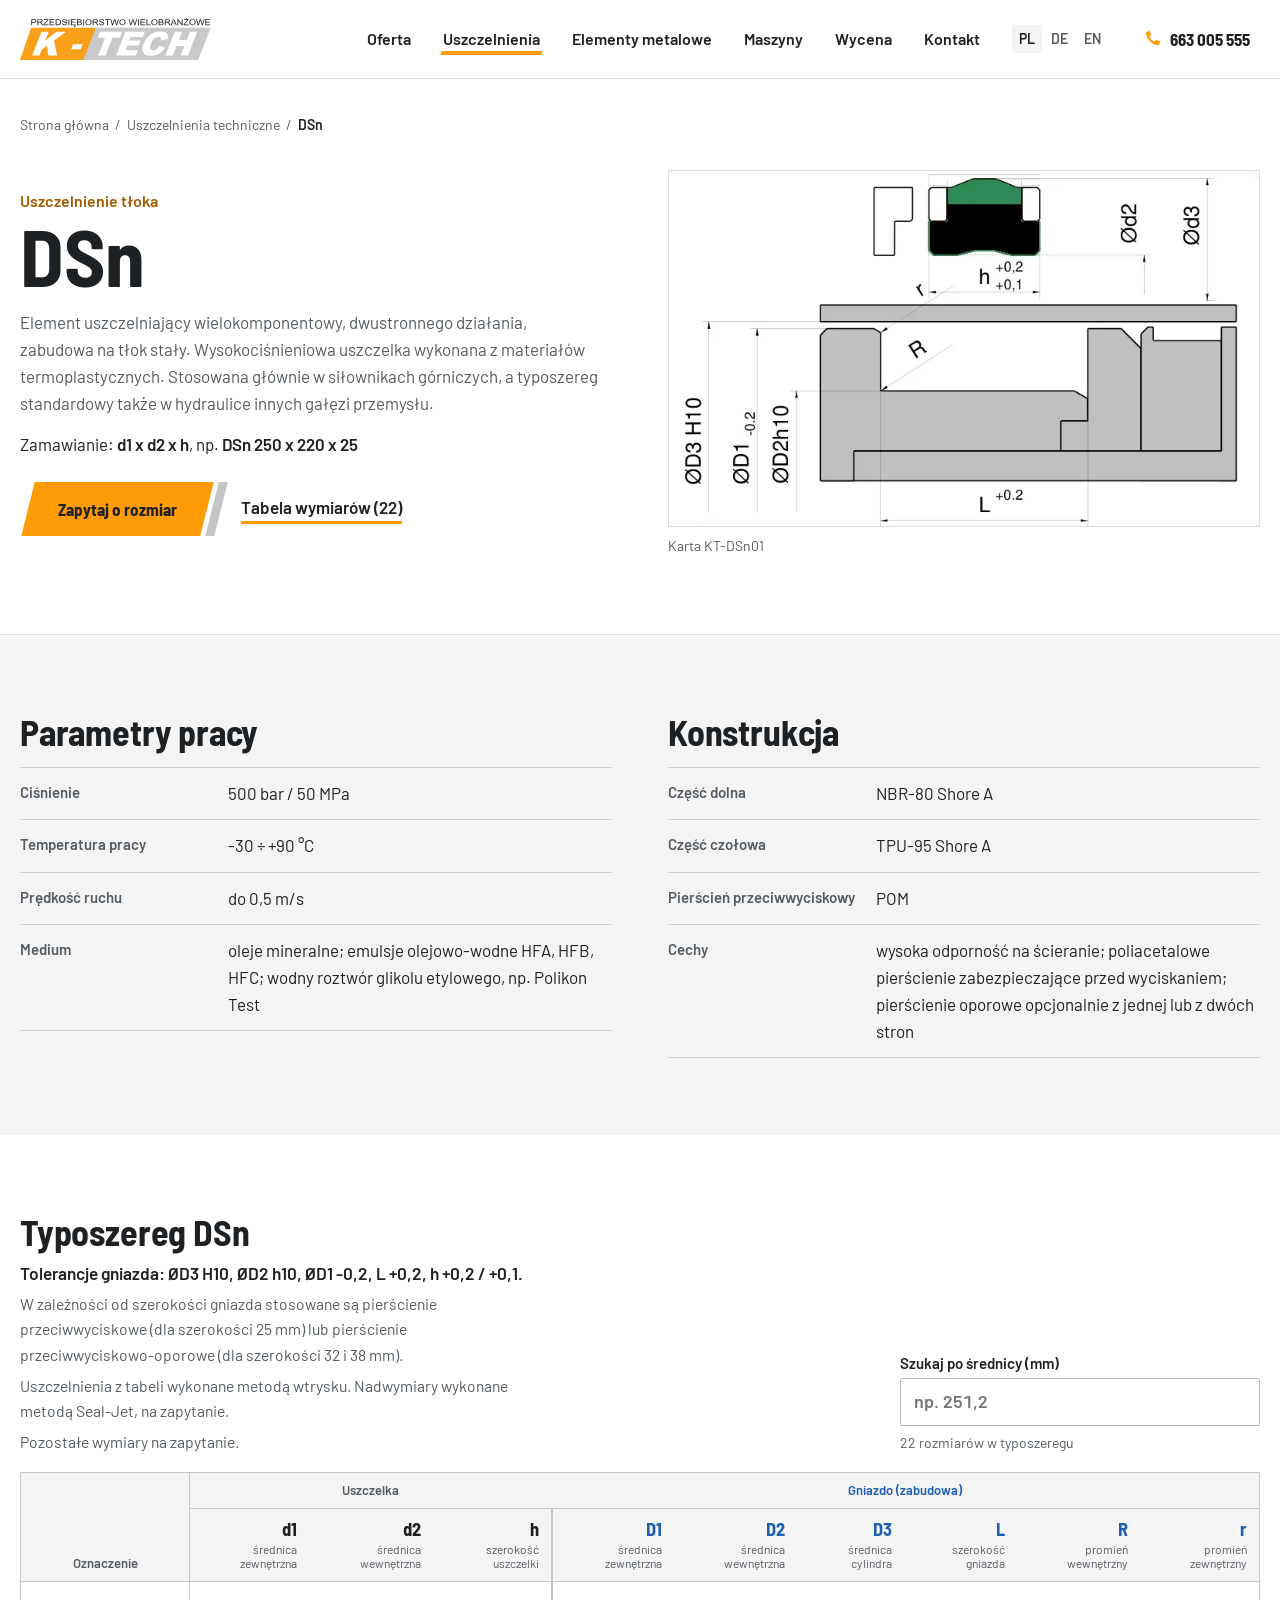
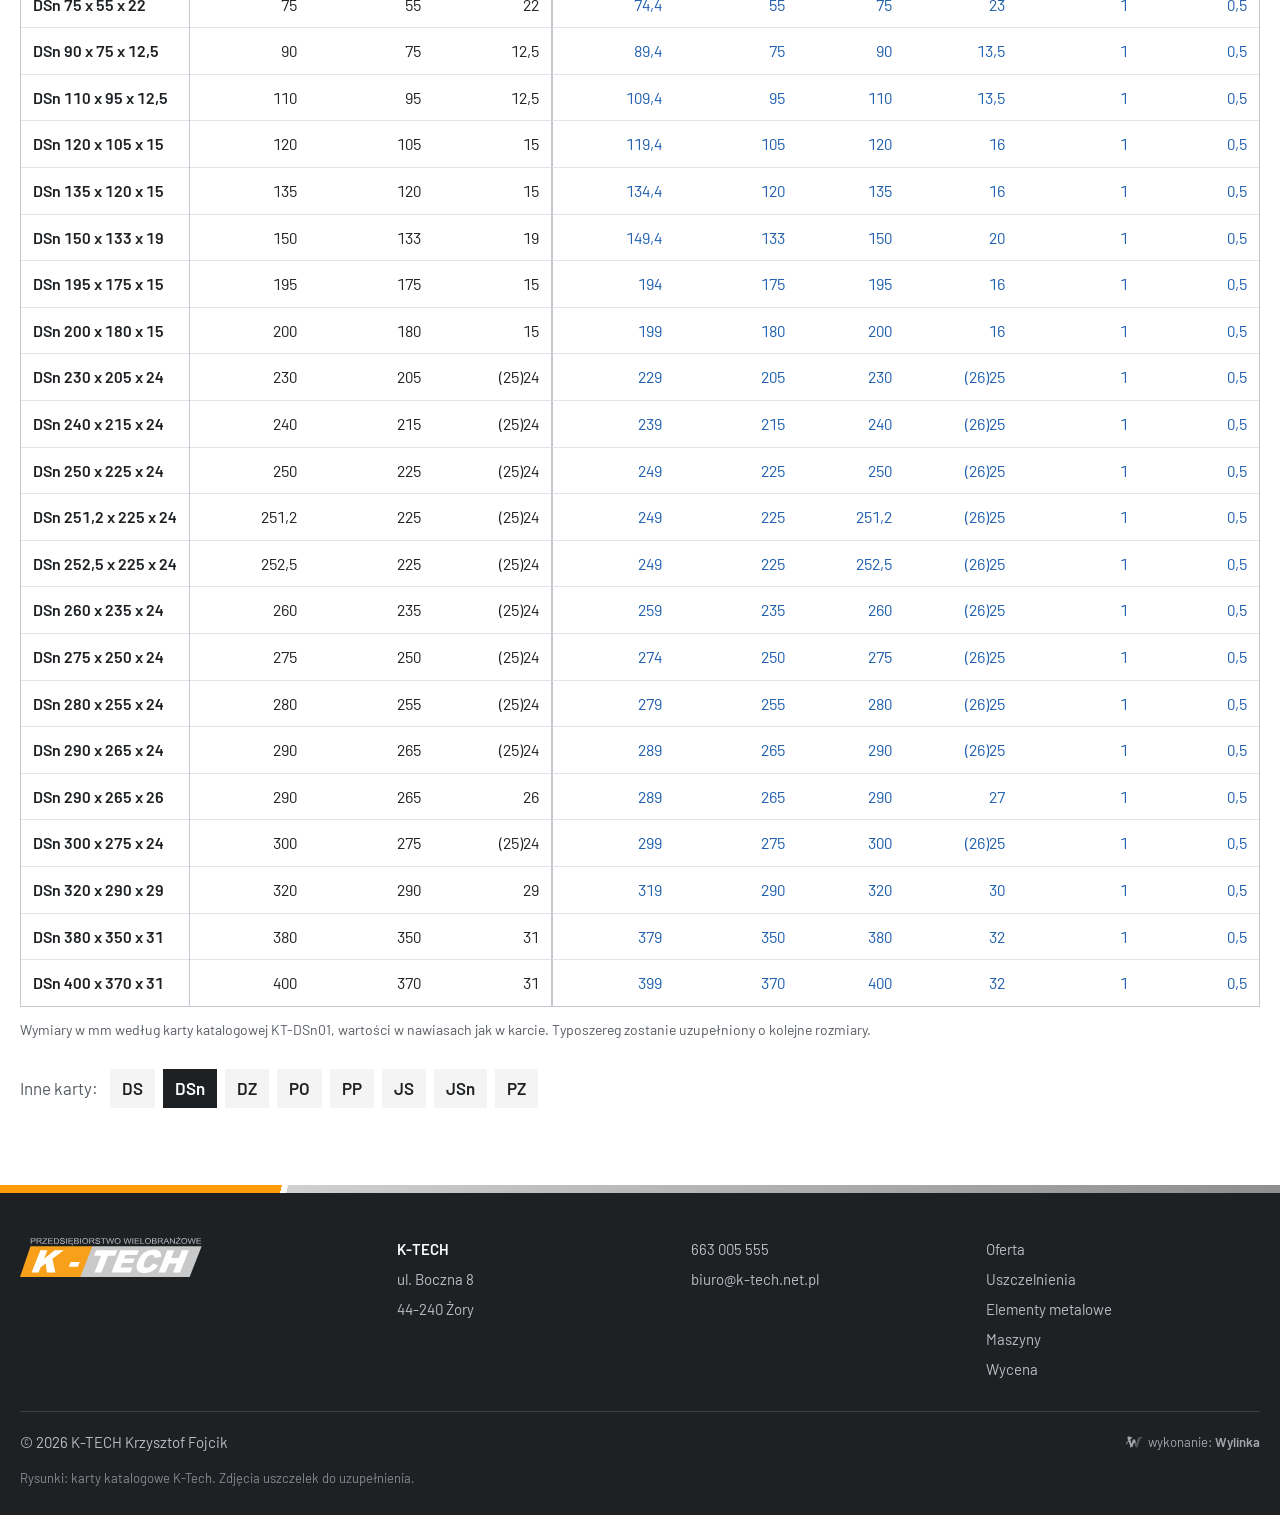
<file: uszczelnienia/dsn/index.html>
<!doctype html>
<html lang="pl">
<head>
<meta charset="utf-8">
<meta name="viewport" content="width=device-width,initial-scale=1,viewport-fit=cover">
<meta name="robots" content="noindex,nofollow">
<title>DSn uszczelnienie tłoka - wymiary i parametry - K-Tech</title>
<meta name="description" content="DSn, uszczelnienie tłoka: parametry pracy, materiał i tabela 22 rozmiarów uszczelki i gniazda.">
<meta name="theme-color" content="#FFFFFF">
<link rel="preload" href="../../fonts/barlow-semi-condensed-latin-700-normal.woff2" as="font" type="font/woff2" crossorigin>
<link rel="stylesheet" href="../../style.css">
<link rel="icon" href="../../img/favicon.svg" type="image/svg+xml">
<style>
.wylinka-badge{display:inline-flex;align-items:center;gap:.4em;color:inherit;text-decoration:none;font-size:.875em;line-height:1;opacity:.85}
.wylinka-badge:hover,.wylinka-badge:focus-visible{opacity:1}
.wylinka-badge:focus-visible{outline:2px solid currentColor;outline-offset:3px;border-radius:2px}
.wylinka-badge svg{width:18px;height:18px;flex:none;overflow:visible}
.wylinka-badge b{font-weight:600}
.wylinka-badge .wy-old{opacity:.45;transform-origin:40px 30px;transition:transform .32s cubic-bezier(.3,.7,.4,1),opacity .32s ease-out}
.wylinka-badge .wy-pod{opacity:0;transition:opacity .2s ease-out .08s}
.wylinka-badge:hover .wy-old,.wylinka-badge:focus-visible .wy-old{transform:translate(9px,7px) rotate(9deg);opacity:0}
.wylinka-badge:hover .wy-pod,.wylinka-badge:focus-visible .wy-pod{opacity:1}
@media (prefers-reduced-motion:reduce){.wylinka-badge .wy-old,.wylinka-badge .wy-pod{transition:none}.wylinka-badge:hover .wy-old,.wylinka-badge:focus-visible .wy-old{transform:none;opacity:.45}.wylinka-badge:hover .wy-pod,.wylinka-badge:focus-visible .wy-pod{opacity:0}}
</style>
</head>
<body class="podstrona">
<a class="skip" href="#tresc">Przejdź do treści</a>

<svg width="0" height="0" style="position:absolute" aria-hidden="true">
  <defs>
    <symbol id="logo" viewBox="0 0 702.6 154.7"><path fill-rule="evenodd" d="M41.7 26.3L41.7 4.6L50.8 4.6C52.4 4.6 53.5 4.6 54.4 4.8C55.5 4.9 56.6 5.3 57.4 5.7C58.3 6.2 58.8 6.9 59.4 7.9C59.7 8.8 60.1 9.7 60.1 10.8C60.1 12.6 59.4 14.3 58.1 15.5C56.8 16.8 54.4 17.4 51.0 17.4L44.8 17.4L44.8 26.3L41.7 26.3M44.8 14.8L51.2 14.8C53.2 14.8 54.6 14.4 55.5 13.9C56.3 13.2 56.8 12.1 56.8 11.0C56.8 10.0 56.5 9.1 56.1 8.6C55.5 7.9 54.8 7.5 53.9 7.3C53.5 7.1 52.4 7.1 51.0 7.1L44.8 7.1L44.8 14.8M64.1 26.3L64.1 4.6L74.9 4.6C76.9 4.6 78.6 4.8 79.7 5.1C80.9 5.5 81.7 6.2 82.4 7.1C83.1 8.2 83.5 9.3 83.5 10.4C83.5 12.1 82.8 13.3 81.8 14.3C80.6 15.3 78.9 16.1 76.5 16.4C77.5 16.6 78.0 17.2 78.6 17.4C79.5 18.3 80.4 19.2 81.1 20.3L85.3 26.3L81.3 26.3L78.2 21.7C77.3 20.5 76.5 19.4 75.8 18.8C75.3 18.1 74.7 17.5 74.2 17.2C73.8 17.0 73.3 16.8 72.9 16.6C72.5 16.6 71.8 16.6 71.1 16.6L67.4 16.6L67.4 26.3L64.1 26.3M67.4 14.1L74.2 14.1C75.6 14.1 76.7 14.1 77.6 13.7C78.4 13.3 79.1 13.0 79.5 12.4C79.8 11.7 80.2 11.1 80.2 10.4C80.2 9.5 79.7 8.6 78.9 7.9C78.0 7.3 76.7 6.9 74.9 6.9L67.4 6.9L67.4 14.1M86.4 26.3L86.4 23.6L98.8 9.7C99.7 8.6 100.5 7.9 101.2 7.1L87.9 7.1L87.9 4.6L105.0 4.6L105.0 7.1L91.5 22.1L90.1 23.7L105.4 23.7L105.4 26.3L86.4 26.3M109.1 26.3L109.1 4.6L126.4 4.6L126.4 7.1L112.2 7.1L112.2 13.7L125.5 13.7L125.5 16.3L112.2 16.3L112.2 23.7L127.0 23.7L127.0 26.3L109.1 26.3M131.4 26.3L131.4 4.6L139.6 4.6C141.6 4.6 143.0 4.6 144.0 4.8C145.4 5.1 146.5 5.7 147.4 6.4C148.7 7.3 149.6 8.6 150.4 10.0C150.9 11.7 151.3 13.3 151.3 15.3C151.3 17.0 151.1 18.5 150.7 19.5C150.2 21.0 149.6 21.9 149.1 22.8C148.3 23.6 147.6 24.3 146.9 24.8C146.0 25.2 145.1 25.6 144.0 25.9C142.9 26.1 141.6 26.3 140.1 26.3L131.4 26.3M134.6 23.7L139.8 23.7C141.2 23.7 142.5 23.6 143.4 23.2C144.3 23.0 145.1 22.7 145.6 22.1C146.3 21.4 146.9 20.5 147.4 19.4C147.8 18.3 148.0 16.8 148.0 15.2C148.0 13.0 147.6 11.1 146.7 10.0C146.0 8.8 144.9 7.9 143.8 7.5C142.9 7.1 141.6 7.1 139.6 7.1L134.6 7.1L134.6 23.7M154.6 19.2L157.7 19.0C157.8 20.1 158.0 21.0 158.6 21.7C159.1 22.5 159.9 23.0 160.9 23.4C162.0 23.7 163.3 24.1 164.8 24.1C165.9 24.1 167.0 23.9 167.9 23.6C168.8 23.2 169.5 22.8 170.1 22.3C170.4 21.6 170.6 21.0 170.6 20.3C170.6 19.7 170.4 19.0 170.1 18.6C169.5 18.1 168.8 17.7 167.9 17.4C167.2 17.0 165.7 16.6 163.5 16.3C161.3 15.7 159.9 15.3 158.9 15.0C157.8 14.3 156.9 13.7 156.4 12.8C155.8 12.1 155.5 11.1 155.5 10.2C155.5 9.1 155.8 8.0 156.6 7.1C157.3 6.2 158.2 5.5 159.5 4.9C160.9 4.4 162.4 4.2 164.1 4.2C165.7 4.2 167.3 4.4 168.8 4.9C170.1 5.5 171.2 6.2 171.9 7.3C172.6 8.2 173.0 9.3 173.0 10.6L169.9 11.0C169.9 9.5 169.4 8.4 168.3 7.9C167.3 7.1 165.9 6.8 164.1 6.8C162.2 6.8 160.8 7.1 159.9 7.7C158.9 8.2 158.6 9.1 158.6 10.0C158.6 10.8 158.9 11.3 159.5 11.9C160.2 12.4 161.7 13.0 164.2 13.3C167.0 14.1 168.6 14.4 169.7 14.8C171.0 15.3 172.1 16.1 172.6 17.0C173.4 17.9 173.7 19.0 173.7 20.1C173.7 21.2 173.4 22.3 172.6 23.4C171.9 24.3 170.8 25.2 169.5 25.8C168.1 26.3 166.6 26.7 164.8 26.7C162.6 26.7 160.9 26.3 159.5 25.8C157.8 25.2 156.7 24.3 156.0 23.2C155.1 21.9 154.7 20.6 154.6 19.2M181.8 4.6L181.8 26.3L178.7 26.3L178.7 4.6ZM187.4 26.3L187.4 4.6L205.0 4.6L205.0 7.1L190.7 7.1L190.7 13.7L204.1 13.7L204.1 16.3L190.7 16.3L190.7 23.7L205.5 23.7L205.5 26.3L187.4 26.3M204.4 26.3C203.7 26.7 203.2 27.0 202.8 27.6C202.6 28.1 202.4 28.5 202.4 29.0C202.4 29.4 202.4 29.8 202.8 30.1C203.0 30.3 203.3 30.5 203.9 30.5C204.2 30.5 204.4 30.5 204.8 30.5C205.0 30.3 205.2 30.3 205.5 30.1L205.5 32.2C204.6 32.3 203.9 32.5 203.2 32.5C202.8 32.5 202.2 32.5 201.9 32.3C201.3 32.2 201.0 32.0 200.8 31.8C200.4 31.6 200.2 31.2 200.0 30.9C200.0 30.5 199.9 30.3 199.9 30.0C199.9 29.2 200.0 28.7 200.6 28.0C201.0 27.4 201.5 26.7 202.2 26.3L204.4 26.3M209.7 26.3L209.7 4.6L218.9 4.6C220.7 4.6 222.2 4.8 223.2 5.1C224.3 5.7 225.3 6.2 225.8 7.1C226.4 8.0 226.7 9.1 226.7 10.0C226.7 11.0 226.5 11.9 226.0 12.6C225.4 13.5 224.5 14.3 223.4 14.6C224.9 15.0 226.0 15.7 226.7 16.6C227.6 17.5 228.0 18.6 228.0 19.9C228.0 21.0 227.6 21.9 227.3 22.8C226.7 23.6 226.2 24.3 225.4 24.8C224.7 25.2 223.8 25.6 222.9 25.9C221.8 26.1 220.5 26.3 218.9 26.3L209.7 26.3M213.0 13.7L218.1 13.7C219.6 13.7 220.5 13.5 221.2 13.3C222.0 13.2 222.5 12.8 223.1 12.2C223.4 11.9 223.6 11.1 223.6 10.4C223.6 9.7 223.4 9.1 223.1 8.6C222.7 7.9 222.2 7.7 221.4 7.3C220.7 7.1 219.4 7.1 217.8 7.1L213.0 7.1L213.0 13.7M213.0 23.7L218.9 23.7C220.0 23.7 220.7 23.6 221.1 23.6C221.8 23.4 222.5 23.2 222.9 23.0C223.4 22.7 223.8 22.3 224.2 21.7C224.5 21.2 224.7 20.6 224.7 19.9C224.7 19.2 224.3 18.5 224.0 17.9C223.4 17.2 222.9 16.8 222.0 16.6C221.2 16.3 220.0 16.3 218.5 16.3L213.0 16.3L213.0 23.7M236.0 4.6L236.0 26.3L232.9 26.3L232.9 4.6ZM240.8 15.7C240.8 12.1 241.7 9.3 243.9 7.1C246.1 5.1 248.8 4.2 252.3 4.2C254.5 4.2 256.5 4.8 258.1 5.7C260.0 6.6 261.4 7.9 262.3 9.5C263.3 11.3 263.8 13.3 263.8 15.3C263.8 17.5 263.3 19.5 262.2 21.4C261.2 23.0 259.8 24.3 258.0 25.2C256.3 26.1 254.3 26.7 252.3 26.7C249.9 26.7 247.9 26.1 246.1 25.0C244.3 24.1 243.0 22.8 242.1 21.0C241.1 19.4 240.8 17.5 240.8 15.7M243.9 15.7C243.9 18.3 244.8 20.5 246.3 21.9C247.9 23.4 249.9 24.1 252.1 24.1C254.7 24.1 256.5 23.4 258.1 21.9C259.6 20.3 260.3 18.3 260.3 15.3C260.3 13.7 260.2 12.1 259.4 10.8C258.7 9.5 257.8 8.4 256.5 7.7C255.2 7.1 253.8 6.6 252.3 6.6C249.9 6.6 248.1 7.3 246.4 8.8C244.8 10.2 243.9 12.4 243.9 15.7M267.8 26.3L267.8 4.6L278.6 4.6C280.8 4.6 282.3 4.8 283.5 5.1C284.6 5.5 285.5 6.2 286.1 7.1C286.8 8.2 287.2 9.3 287.2 10.4C287.2 12.1 286.6 13.3 285.5 14.3C284.3 15.3 282.6 16.1 280.4 16.4C281.2 16.6 281.9 17.2 282.3 17.4C283.2 18.3 284.1 19.2 285.0 20.3L289.0 26.3L285.0 26.3L281.9 21.7C281.0 20.5 280.2 19.4 279.7 18.8C279.0 18.1 278.4 17.5 278.1 17.2C277.5 17.0 277.1 16.8 276.6 16.6C276.2 16.6 275.7 16.6 274.8 16.6L271.1 16.6L271.1 26.3L267.8 26.3M271.1 14.1L277.9 14.1C279.3 14.1 280.4 14.1 281.3 13.7C282.1 13.3 282.8 13.0 283.2 12.4C283.5 11.7 283.9 11.1 283.9 10.4C283.9 9.5 283.5 8.6 282.6 7.9C281.7 7.3 280.4 6.9 278.8 6.9L271.1 6.9L271.1 14.1M291.0 19.2L294.1 19.0C294.1 20.1 294.5 21.0 295.0 21.7C295.6 22.5 296.3 23.0 297.4 23.4C298.5 23.7 299.8 24.1 301.3 24.1C302.4 24.1 303.4 23.9 304.4 23.6C305.3 23.2 306.0 22.8 306.6 22.3C306.9 21.6 307.1 21.0 307.1 20.3C307.1 19.7 306.9 19.0 306.6 18.6C306.0 18.1 305.3 17.7 304.4 17.4C303.6 17.0 302.2 16.6 300.0 16.3C297.8 15.7 296.3 15.3 295.4 15.0C294.3 14.3 293.4 13.7 292.9 12.8C292.3 12.1 291.9 11.1 291.9 10.2C291.9 9.1 292.3 8.0 293.0 7.1C293.8 6.2 294.7 5.5 296.0 4.9C297.4 4.4 298.9 4.2 300.5 4.2C302.2 4.2 303.8 4.4 305.3 4.9C306.6 5.5 307.7 6.2 308.4 7.3C309.1 8.2 309.5 9.3 309.5 10.6L306.4 11.0C306.2 9.5 305.6 8.4 304.7 7.9C303.8 7.1 302.4 6.8 300.5 6.8C298.7 6.8 297.2 7.1 296.3 7.7C295.4 8.2 295.0 9.1 295.0 10.0C295.0 10.8 295.4 11.3 296.0 11.9C296.7 12.4 298.1 13.0 300.7 13.3C303.4 14.1 305.1 14.4 306.0 14.8C307.5 15.3 308.6 16.1 309.1 17.0C309.8 17.9 310.2 19.0 310.2 20.1C310.2 21.2 309.8 22.3 309.1 23.4C308.4 24.3 307.3 25.2 306.0 25.8C304.5 26.3 303.1 26.7 301.3 26.7C299.1 26.7 297.4 26.3 296.0 25.8C294.3 25.2 293.2 24.3 292.3 23.2C291.6 21.9 291.2 20.6 291.0 19.2M320.6 26.3L320.6 7.1L312.8 7.1L312.8 4.6L331.8 4.6L331.8 7.1L323.9 7.1L323.9 26.3L320.6 26.3M339.3 26.3L332.9 4.6L336.1 4.6L339.8 18.8C340.2 20.3 340.5 21.7 340.9 23.2C341.4 20.8 341.8 19.5 342.0 19.2L346.6 4.6L350.4 4.6L353.9 15.5C354.6 18.3 355.3 20.8 355.7 23.2C356.1 21.9 356.4 20.3 357.0 18.5L360.6 4.6L363.9 4.6L357.3 26.3L354.2 26.3L349.1 9.7C348.8 8.4 348.4 7.5 348.4 7.1C348.0 8.2 347.8 9.0 347.7 9.7L342.5 26.3L339.3 26.3M365.9 15.7C365.9 12.1 367.0 9.3 369.0 7.1C371.2 5.1 374.0 4.2 377.4 4.2C379.6 4.2 381.6 4.8 383.5 5.7C385.1 6.6 386.6 7.9 387.5 9.5C388.4 11.3 388.9 13.3 388.9 15.3C388.9 17.5 388.4 19.5 387.5 21.4C386.4 23.0 385.1 24.3 383.3 25.2C381.5 26.1 379.4 26.7 377.4 26.7C375.1 26.7 373.1 26.1 371.2 25.0C369.6 24.1 368.1 22.8 367.2 21.0C366.3 19.4 365.9 17.5 365.9 15.7M369.2 15.7C369.2 18.3 369.9 20.5 371.6 21.9C373.1 23.4 375.1 24.1 377.4 24.1C379.8 24.1 381.8 23.4 383.3 21.9C384.9 20.3 385.7 18.3 385.7 15.3C385.7 13.7 385.3 12.1 384.6 10.8C384.0 9.5 382.9 8.4 381.6 7.7C380.5 7.1 379.1 6.6 377.4 6.6C375.2 6.6 373.2 7.3 371.6 8.8C369.9 10.2 369.2 12.4 369.2 15.7M406.5 26.3L400.3 4.6L403.6 4.6L407.0 18.8C407.6 20.3 407.8 21.7 408.1 23.2C408.9 20.8 409.2 19.5 409.2 19.2L413.8 4.6L417.6 4.6L421.1 15.5C422.0 18.3 422.6 20.8 422.9 23.2C423.3 21.9 423.7 20.3 424.2 18.5L427.9 4.6L431.1 4.6L424.6 26.3L421.5 26.3L416.3 9.7C416.0 8.4 415.8 7.5 415.6 7.1C415.4 8.2 415.1 9.0 414.9 9.7L410.0 26.3L406.5 26.3M437.9 4.6L437.9 26.3L434.6 26.3L434.6 4.6ZM443.6 26.3L443.6 4.6L460.9 4.6L460.9 7.1L446.7 7.1L446.7 13.7L460.0 13.7L460.0 16.3L446.7 16.3L446.7 23.7L461.5 23.7L461.5 26.3L443.6 26.3M465.7 26.3L465.7 4.6L469.0 4.6L469.0 23.7L480.8 23.7L480.8 26.3L465.7 26.3M483.6 15.7C483.6 12.1 484.7 9.3 486.9 7.1C489.1 5.1 491.8 4.2 495.3 4.2C497.5 4.2 499.5 4.8 501.1 5.7C502.9 6.6 504.4 7.9 505.3 9.5C506.2 11.3 506.6 13.3 506.6 15.3C506.6 17.5 506.2 19.5 505.1 21.4C504.2 23.0 502.8 24.3 500.9 25.2C499.1 26.1 497.3 26.7 495.1 26.7C492.9 26.7 490.9 26.1 489.1 25.0C487.2 24.1 486.0 22.8 485.0 21.0C484.1 19.4 483.6 17.5 483.6 15.7M486.9 15.7C486.9 18.3 487.8 20.5 489.2 21.9C490.9 23.4 492.7 24.1 495.1 24.1C497.6 24.1 499.5 23.4 501.1 21.9C502.6 20.3 503.3 18.3 503.3 15.3C503.3 13.7 502.9 12.1 502.4 10.8C501.7 9.5 500.8 8.4 499.5 7.7C498.2 7.1 496.7 6.6 495.3 6.6C492.9 6.6 491.1 7.3 489.4 8.8C487.8 10.2 486.9 12.4 486.9 15.7M510.6 26.3L510.6 4.6L519.8 4.6C521.6 4.6 523.0 4.8 524.1 5.1C525.2 5.7 526.1 6.2 526.7 7.1C527.4 8.0 527.6 9.1 527.6 10.0C527.6 11.0 527.4 11.9 526.9 12.6C526.3 13.5 525.4 14.3 524.3 14.6C525.8 15.0 526.9 15.7 527.6 16.6C528.5 17.5 528.9 18.6 528.9 19.9C528.9 21.0 528.5 21.9 528.2 22.8C527.6 23.6 527.1 24.3 526.3 24.8C525.6 25.2 524.7 25.6 523.8 25.9C522.7 26.1 521.4 26.3 519.9 26.3L510.6 26.3M513.9 13.7L519.0 13.7C520.5 13.7 521.6 13.5 522.1 13.3C522.9 13.2 523.6 12.8 524.0 12.2C524.3 11.9 524.5 11.1 524.5 10.4C524.5 9.7 524.3 9.1 524.0 8.6C523.6 7.9 523.0 7.7 522.3 7.3C521.6 7.1 520.3 7.1 518.7 7.1L513.9 7.1L513.9 13.7M513.9 23.7L519.9 23.7C520.8 23.7 521.6 23.6 521.9 23.6C522.7 23.4 523.4 23.2 524.0 23.0C524.3 22.7 524.7 22.3 525.1 21.7C525.4 21.2 525.6 20.6 525.6 19.9C525.6 19.2 525.4 18.5 524.9 17.9C524.3 17.2 523.8 16.8 522.9 16.6C522.1 16.3 520.8 16.3 519.4 16.3L513.9 16.3L513.9 23.7M533.3 26.3L533.3 4.6L544.1 4.6C546.1 4.6 547.7 4.8 548.8 5.1C549.9 5.5 550.8 6.2 551.5 7.1C552.3 8.2 552.5 9.3 552.5 10.4C552.5 12.1 551.9 13.3 550.8 14.3C549.7 15.3 548.1 16.1 545.7 16.4C546.6 16.6 547.2 17.2 547.7 17.4C548.6 18.3 549.5 19.2 550.3 20.3L554.5 26.3L550.4 26.3L547.3 21.7C546.4 20.5 545.7 19.4 545.0 18.8C544.4 18.1 543.9 17.5 543.3 17.2C543.0 17.0 542.4 16.8 541.9 16.6C541.7 16.6 540.9 16.6 540.2 16.6L536.4 16.6L536.4 26.3L533.3 26.3M536.4 14.1L543.3 14.1C544.8 14.1 545.9 14.1 546.8 13.7C547.5 13.3 548.1 13.0 548.6 12.4C549.0 11.7 549.2 11.1 549.2 10.4C549.2 9.5 548.8 8.6 547.9 7.9C547.2 7.3 545.9 6.9 544.1 6.9L536.4 6.9L536.4 14.1M554.8 26.3L564.1 4.6L567.6 4.6L577.5 26.3L573.8 26.3L571.1 19.5L560.9 19.5L558.3 26.3L554.8 26.3M561.8 17.4L570.0 17.4L567.4 11.3C566.7 9.5 566.2 8.0 565.8 6.8C565.4 8.2 565.1 9.5 564.3 11.0L561.8 17.4M579.9 26.3L579.9 4.6L583.1 4.6L595.8 21.6L595.8 4.6L598.9 4.6L598.9 26.3L595.6 26.3L583.0 9.1L583.0 26.3L579.9 26.3M602.3 26.3L602.3 23.6L614.8 9.7C615.5 8.6 616.4 7.9 617.1 7.1L603.8 7.1L603.8 4.6L621.0 4.6L621.0 7.1L607.4 22.1L606.0 23.7L621.3 23.7L621.3 26.3L602.3 26.3M610.7 3.1L610.7 0.0L614.4 0.0L614.4 3.1L610.7 3.1M623.9 15.7C623.9 12.1 624.8 9.3 627.0 7.1C629.2 5.1 631.9 4.2 635.4 4.2C637.6 4.2 639.6 4.8 641.4 5.7C643.1 6.6 644.5 7.9 645.4 9.5C646.4 11.3 646.9 13.3 646.9 15.3C646.9 17.5 646.4 19.5 645.4 21.4C644.3 23.0 643.1 24.3 641.2 25.2C639.4 26.1 637.4 26.7 635.4 26.7C633.0 26.7 631.0 26.1 629.2 25.0C627.5 24.1 626.1 22.8 625.2 21.0C624.3 19.4 623.9 17.5 623.9 15.7M627.0 15.7C627.0 18.3 627.9 20.5 629.4 21.9C631.0 23.4 633.0 24.1 635.4 24.1C637.8 24.1 639.6 23.4 641.2 21.9C642.7 20.3 643.6 18.3 643.6 15.3C643.6 13.7 643.3 12.1 642.5 10.8C641.8 9.5 640.9 8.4 639.6 7.7C638.3 7.1 637.0 6.6 635.4 6.6C633.0 6.6 631.2 7.3 629.6 8.8C627.9 10.2 627.0 12.4 627.0 15.7M655.1 26.3L648.7 4.6L652.0 4.6L655.7 18.8C656.0 20.3 656.4 21.7 656.8 23.2C657.3 20.8 657.7 19.5 657.9 19.2L662.4 4.6L666.3 4.6L669.7 15.5C670.5 18.3 671.2 20.8 671.6 23.2C671.9 21.9 672.3 20.3 672.8 18.5L676.5 4.6L679.8 4.6L673.2 26.3L670.1 26.3L665.0 9.7C664.6 8.4 664.3 7.5 664.3 7.1C663.9 8.2 663.7 9.0 663.5 9.7L658.4 26.3L655.1 26.3M682.7 26.3L682.7 4.6L700.1 4.6L700.1 7.1L686.0 7.1L686.0 13.7L699.2 13.7L699.2 16.3L686.0 16.3L686.0 23.7L700.8 23.7L700.8 26.3L682.7 26.3" fill="currentColor"/><path fill-rule="evenodd" d="M40.6 36.2L-0.0 154.7L240.1 154.7L280.4 36.2L40.6 36.2" fill="#F9A01A"/><path fill-rule="evenodd" d="M279.7 36.2L233.1 154.7L656.0 154.7L702.6 36.2L279.7 36.2" fill="#CAC9C9"/><path fill-rule="evenodd" d="M79.1 51.0L106.0 51.0L93.0 83.9L133.9 51.0L169.5 51.0L125.1 83.7L136.8 137.7L104.0 137.7L99.7 102.1L80.0 116.6L71.8 137.7L44.9 137.7L79.1 51.0M196.0 96.8L230.9 96.8L223.6 115.5L188.7 115.5L196.0 96.8M294.9 51.0L376.3 51.0L367.9 72.3L340.5 72.3L314.8 137.7L288.1 137.7L313.7 72.3L286.5 72.3L294.9 51.0M388.2 51.0L460.0 51.0L452.7 69.6L407.9 69.6L402.5 83.3L443.9 83.3L437.0 101.0L395.5 101.0L388.8 118.2L434.8 118.2L427.1 137.7L354.1 137.7L388.2 51.0M513.4 102.3L534.0 109.2C529.8 116.0 525.2 121.5 520.1 125.9C515.0 130.3 509.3 133.5 503.5 135.7C497.6 138.1 490.7 139.2 482.9 139.2C473.5 139.2 466.4 137.7 461.5 135.0C456.5 132.3 453.3 127.5 451.6 120.6C450.0 113.6 451.4 104.9 455.6 94.1C461.3 79.8 469.3 68.9 480.1 61.0C490.7 53.3 502.9 49.5 517.0 49.5C528.0 49.5 535.6 51.7 540.2 56.1C544.6 60.7 546.6 67.4 546.1 76.5L520.5 81.7C520.7 79.1 520.5 77.3 520.1 76.0C519.4 74.0 518.1 72.3 516.5 71.3C514.6 70.2 512.4 69.6 509.7 69.6C503.7 69.6 498.0 72.2 492.9 76.9C489.1 80.6 485.6 86.2 482.5 94.1C478.8 103.6 477.6 110.2 479.2 113.6C480.7 117.3 484.1 119.1 489.4 119.1C494.5 119.1 498.9 117.7 502.8 114.7C506.4 111.8 509.9 107.8 513.4 102.3M570.0 51.0L596.8 51.0L585.0 81.3L614.2 81.3L626.1 51.0L652.9 51.0L618.8 137.7L591.9 137.7L605.8 102.7L576.6 102.7L562.7 137.7L535.8 137.7L570.0 51.0" fill="#fff"/></symbol>
    <symbol id="tel" viewBox="0 0 20 20"><path d="M5.2 2.5 7.8 2l1.5 4-2 1.4a10 10 0 0 0 5.3 5.3l1.4-2 4 1.5-.5 2.6c-.2.9-1 1.5-1.9 1.4A14.5 14.5 0 0 1 3.8 4.4c-.1-.9.5-1.7 1.4-1.9Z" fill="currentColor"/></symbol>
  </defs>
</svg>

<header class="top" id="top">
  <div class="top-in">
    <a class="logo" href="../../" aria-label="K-Tech - strona główna"><svg viewBox="0 0 702.6 154.7" role="img"><title>K-TECH Przedsiębiorstwo Wielobranżowe</title><use href="#logo"/></svg></a>
    <nav class="nav" aria-label="Menu">
      <a href="../../#oferta">Oferta</a>
      <a href="../../uszczelnienia/" class="akt" aria-current="page">Uszczelnienia</a>
      <a href="../../#wyroby">Elementy metalowe</a>
      <a href="../../#maszyny">Maszyny</a>
      <a href="../../#wycena">Wycena</a>
      <a href="../../#kontakt">Kontakt</a>
    </nav>
    <div class="jezyki" aria-label="Język / Sprache / Language"><a href="../../" hreflang="pl" lang="pl" aria-current="page">PL</a><a href="../../de/" hreflang="de" lang="de">DE</a><a href="../../en/" hreflang="en" lang="en">EN</a></div>
    <a class="top-tel" href="tel:+48663005555" aria-label="Zadzwoń: 663 005 555"><svg><use href="#tel"/></svg><span>663 005 555</span></a>
    <button class="burger" type="button" aria-expanded="false" aria-controls="menu-mob" aria-label="Otwórz menu"><span></span><span></span><span></span></button>
  </div>
  <div class="menu-mob" id="menu-mob" hidden>
    <nav aria-label="Menu">
      <a href="../../#oferta">Oferta</a>
      <a href="../../uszczelnienia/">Uszczelnienia</a>
      <a href="../../#wyroby">Elementy metalowe</a>
      <a href="../../#maszyny">Maszyny</a>
      <a href="../../#wycena">Wycena</a>
      <a href="../../#kontakt">Kontakt</a>
    </nav>
    <div class="menu-mob-dol">
      <div class="jezyki"><a href="../../" hreflang="pl" lang="pl" aria-current="page">PL</a><a href="../../de/" hreflang="de" lang="de">DE</a><a href="../../en/" hreflang="en" lang="en">EN</a></div>
      <a class="menu-mob-tel" href="tel:+48663005555">663 005 555</a>
    </div>
  </div>
</header>

<main id="tresc">

<section class="sekcja pod-glowa">
  <div class="wrap">
    <nav class="okruchy" aria-label="Jesteś tutaj"><a href="../../">Strona główna</a><span>/</span><a href="../">Uszczelnienia techniczne</a><span>/</span><span aria-current="page">DSn</span></nav>
    <div class="kar-gora">
      <figure class="kar-foto">
        <img src="../../img/u/dsn-zabudowa.webp" alt="DSn - rysunek zabudowy z wymiarami" width="764" height="459" fetchpriority="high">
        <figcaption>Karta KT-DSn01</figcaption>
      </figure>
      <div class="kar-opis">
        <p class="kar-typ">Uszczelnienie tłoka</p>
        <h1>DSn</h1>
        <p>Element uszczelniający wielokomponentowy, dwustronnego działania, zabudowa na tłok stały. Wysokociśnieniowa uszczelka wykonana z materiałów termoplastycznych. Stosowana głównie w siłownikach górniczych, a typoszereg standardowy także w hydraulice innych gałęzi przemysłu.</p>
        <p class="kar-zam">Zamawianie: <b>d1 x d2 x h</b>, np. <b>DSn 250 x 220 x 25</b></p>
        <div class="kar-akcje"><a class="btn" href="../../#wycena"><span>Zapytaj o rozmiar</span></a><a class="kar-do-tab" href="#typoszereg">Tabela wymiarów (22)</a></div>
      </div>
    </div>
  </div>
</section>

<section class="sekcja szara kar-dane">
  <div class="wrap kar-siatka">
    <div>
      <h2>Parametry pracy</h2>
      <dl class="kar-param">
        <div><dt>Ciśnienie</dt><dd>500 bar / 50 MPa</dd></div>
        <div><dt>Temperatura pracy</dt><dd>-30 ÷ +90 °C</dd></div>
        <div><dt>Prędkość ruchu</dt><dd>do 0,5 m/s</dd></div>
        <div><dt>Medium</dt><dd>oleje mineralne; emulsje olejowo-wodne HFA, HFB, HFC; wodny roztwór glikolu etylowego, np. Polikon Test</dd></div>
      </dl>
    </div>
    <div>
      <h2>Konstrukcja</h2>
      <dl class="kar-param">
        <div><dt>Część dolna</dt><dd>NBR-80 Shore A</dd></div>
        <div><dt>Część czołowa</dt><dd>TPU-95 Shore A</dd></div>
        <div><dt>Pierścień przeciwwyciskowy</dt><dd>POM</dd></div>
        <div><dt>Cechy</dt><dd>wysoka odporność na ścieranie; poliacetalowe pierścienie zabezpieczające przed wyciskaniem; pierścienie oporowe opcjonalnie z jednej lub z dwóch stron</dd></div>
      </dl>
    </div>
  </div>
</section>

<section class="sekcja kar-tab" id="typoszereg">
  <div class="wrap">
    <div class="tab-glowa">
      <div class="tab-opis">
        <h2>Typoszereg DSn</h2>
        <p class="kar-tol">Tolerancje gniazda: ØD3 H10, ØD2 h10, ØD1 -0,2, L +0,2, h +0,2 / +0,1.</p>
        <p class="kar-uwaga">W zależności od szerokości gniazda stosowane są pierścienie przeciwwyciskowe (dla szerokości 25 mm) lub pierścienie przeciwwyciskowo-oporowe (dla szerokości 32 i 38 mm).</p>
        <p class="kar-uwaga">Uszczelnienia z tabeli wykonane metodą wtrysku. Nadwymiary wykonane metodą Seal-Jet, na zapytanie.</p>
        <p class="kar-uwaga">Pozostałe wymiary na zapytanie.</p>
      </div>
      <div class="filtr">
        <label for="filtr-d">Szukaj po średnicy (mm)</label>
        <div class="filtr-pole"><input id="filtr-d" type="text" inputmode="decimal" autocomplete="off" placeholder="np. 251,2"><button type="button" id="filtr-x" hidden aria-label="Wyczyść">Wyczyść</button></div>
        <p id="filtr-info" class="filtr-info" aria-live="polite">22 rozmiarów w typoszeregu</p>
      </div>
    </div>
    <p class="tab-hint">Tabelę można przesuwać w bok. Kolumna z oznaczeniem zostaje na miejscu.</p>
    <div class="tab-ramka" tabindex="0" role="region" aria-label="Tabela wymiarów DSn, przewijana w poziomie">
      <table id="tab-wym" class="tab-wym u3">
        <thead>
          <tr class="tab-grupy"><th scope="col" rowspan="2" class="tab-ozn">Oznaczenie</th><th colspan="3" scope="colgroup">Uszczelka</th><th colspan="6" scope="colgroup" class="zab">Gniazdo (zabudowa)</th></tr>
          <tr><th scope="col"><b>d1</b><span>średnica zewnętrzna</span></th><th scope="col"><b>d2</b><span>średnica wewnętrzna</span></th><th scope="col"><b>h</b><span>szerokość uszczelki</span></th><th scope="col" class="zab"><b>D1</b><span>średnica zewnętrzna</span></th><th scope="col" class="zab"><b>D2</b><span>średnica wewnętrzna</span></th><th scope="col" class="zab"><b>D3</b><span>średnica cylindra</span></th><th scope="col" class="zab"><b>L</b><span>szerokość gniazda</span></th><th scope="col" class="zab"><b>R</b><span>promień wewnętrzny</span></th><th scope="col" class="zab"><b>r</b><span>promień zewnętrzny</span></th></tr>
        </thead>
        <tbody>
          <tr data-d1="75" data-d2="55" data-d3="75"><th scope="row">DSn 75 x 55 x 22</th><td>75</td><td>55</td><td>22</td><td class="zab">74,4</td><td class="zab">55</td><td class="zab">75</td><td class="zab">23</td><td class="zab">1</td><td class="zab">0,5</td></tr>
<tr data-d1="90" data-d2="75" data-d3="90"><th scope="row">DSn 90 x 75 x 12,5</th><td>90</td><td>75</td><td>12,5</td><td class="zab">89,4</td><td class="zab">75</td><td class="zab">90</td><td class="zab">13,5</td><td class="zab">1</td><td class="zab">0,5</td></tr>
<tr data-d1="110" data-d2="95" data-d3="110"><th scope="row">DSn 110 x 95 x 12,5</th><td>110</td><td>95</td><td>12,5</td><td class="zab">109,4</td><td class="zab">95</td><td class="zab">110</td><td class="zab">13,5</td><td class="zab">1</td><td class="zab">0,5</td></tr>
<tr data-d1="120" data-d2="105" data-d3="120"><th scope="row">DSn 120 x 105 x 15</th><td>120</td><td>105</td><td>15</td><td class="zab">119,4</td><td class="zab">105</td><td class="zab">120</td><td class="zab">16</td><td class="zab">1</td><td class="zab">0,5</td></tr>
<tr data-d1="135" data-d2="120" data-d3="135"><th scope="row">DSn 135 x 120 x 15</th><td>135</td><td>120</td><td>15</td><td class="zab">134,4</td><td class="zab">120</td><td class="zab">135</td><td class="zab">16</td><td class="zab">1</td><td class="zab">0,5</td></tr>
<tr data-d1="150" data-d2="133" data-d3="150"><th scope="row">DSn 150 x 133 x 19</th><td>150</td><td>133</td><td>19</td><td class="zab">149,4</td><td class="zab">133</td><td class="zab">150</td><td class="zab">20</td><td class="zab">1</td><td class="zab">0,5</td></tr>
<tr data-d1="195" data-d2="175" data-d3="195"><th scope="row">DSn 195 x 175 x 15</th><td>195</td><td>175</td><td>15</td><td class="zab">194</td><td class="zab">175</td><td class="zab">195</td><td class="zab">16</td><td class="zab">1</td><td class="zab">0,5</td></tr>
<tr data-d1="200" data-d2="180" data-d3="200"><th scope="row">DSn 200 x 180 x 15</th><td>200</td><td>180</td><td>15</td><td class="zab">199</td><td class="zab">180</td><td class="zab">200</td><td class="zab">16</td><td class="zab">1</td><td class="zab">0,5</td></tr>
<tr data-d1="230" data-d2="205" data-d3="230"><th scope="row">DSn 230 x 205 x 24</th><td>230</td><td>205</td><td>(25)24</td><td class="zab">229</td><td class="zab">205</td><td class="zab">230</td><td class="zab">(26)25</td><td class="zab">1</td><td class="zab">0,5</td></tr>
<tr data-d1="240" data-d2="215" data-d3="240"><th scope="row">DSn 240 x 215 x 24</th><td>240</td><td>215</td><td>(25)24</td><td class="zab">239</td><td class="zab">215</td><td class="zab">240</td><td class="zab">(26)25</td><td class="zab">1</td><td class="zab">0,5</td></tr>
<tr data-d1="250" data-d2="225" data-d3="250"><th scope="row">DSn 250 x 225 x 24</th><td>250</td><td>225</td><td>(25)24</td><td class="zab">249</td><td class="zab">225</td><td class="zab">250</td><td class="zab">(26)25</td><td class="zab">1</td><td class="zab">0,5</td></tr>
<tr data-d1="251,2" data-d2="225" data-d3="251,2"><th scope="row">DSn 251,2 x 225 x 24</th><td>251,2</td><td>225</td><td>(25)24</td><td class="zab">249</td><td class="zab">225</td><td class="zab">251,2</td><td class="zab">(26)25</td><td class="zab">1</td><td class="zab">0,5</td></tr>
<tr data-d1="252,5" data-d2="225" data-d3="252,5"><th scope="row">DSn 252,5 x 225 x 24</th><td>252,5</td><td>225</td><td>(25)24</td><td class="zab">249</td><td class="zab">225</td><td class="zab">252,5</td><td class="zab">(26)25</td><td class="zab">1</td><td class="zab">0,5</td></tr>
<tr data-d1="260" data-d2="235" data-d3="260"><th scope="row">DSn 260 x 235 x 24</th><td>260</td><td>235</td><td>(25)24</td><td class="zab">259</td><td class="zab">235</td><td class="zab">260</td><td class="zab">(26)25</td><td class="zab">1</td><td class="zab">0,5</td></tr>
<tr data-d1="275" data-d2="250" data-d3="275"><th scope="row">DSn 275 x 250 x 24</th><td>275</td><td>250</td><td>(25)24</td><td class="zab">274</td><td class="zab">250</td><td class="zab">275</td><td class="zab">(26)25</td><td class="zab">1</td><td class="zab">0,5</td></tr>
<tr data-d1="280" data-d2="255" data-d3="280"><th scope="row">DSn 280 x 255 x 24</th><td>280</td><td>255</td><td>(25)24</td><td class="zab">279</td><td class="zab">255</td><td class="zab">280</td><td class="zab">(26)25</td><td class="zab">1</td><td class="zab">0,5</td></tr>
<tr data-d1="290" data-d2="265" data-d3="290"><th scope="row">DSn 290 x 265 x 24</th><td>290</td><td>265</td><td>(25)24</td><td class="zab">289</td><td class="zab">265</td><td class="zab">290</td><td class="zab">(26)25</td><td class="zab">1</td><td class="zab">0,5</td></tr>
<tr data-d1="290" data-d2="265" data-d3="290"><th scope="row">DSn 290 x 265 x 26</th><td>290</td><td>265</td><td>26</td><td class="zab">289</td><td class="zab">265</td><td class="zab">290</td><td class="zab">27</td><td class="zab">1</td><td class="zab">0,5</td></tr>
<tr data-d1="300" data-d2="275" data-d3="300"><th scope="row">DSn 300 x 275 x 24</th><td>300</td><td>275</td><td>(25)24</td><td class="zab">299</td><td class="zab">275</td><td class="zab">300</td><td class="zab">(26)25</td><td class="zab">1</td><td class="zab">0,5</td></tr>
<tr data-d1="320" data-d2="290" data-d3="320"><th scope="row">DSn 320 x 290 x 29</th><td>320</td><td>290</td><td>29</td><td class="zab">319</td><td class="zab">290</td><td class="zab">320</td><td class="zab">30</td><td class="zab">1</td><td class="zab">0,5</td></tr>
<tr data-d1="380" data-d2="350" data-d3="380"><th scope="row">DSn 380 x 350 x 31</th><td>380</td><td>350</td><td>31</td><td class="zab">379</td><td class="zab">350</td><td class="zab">380</td><td class="zab">32</td><td class="zab">1</td><td class="zab">0,5</td></tr>
<tr data-d1="400" data-d2="370" data-d3="400"><th scope="row">DSn 400 x 370 x 31</th><td>400</td><td>370</td><td>31</td><td class="zab">399</td><td class="zab">370</td><td class="zab">400</td><td class="zab">32</td><td class="zab">1</td><td class="zab">0,5</td></tr>
        </tbody>
      </table>
    </div>
    <p id="filtr-brak" class="filtr-brak" hidden>Tego rozmiaru nie ma w typoszeregu. <a href="../../#wycena">Prosimy o zapytanie z wymiarami gniazda.</a></p>
    <p class="tab-przyp">Wymiary w mm według karty katalogowej KT-DSn01, wartości w nawiasach jak w karcie. Typoszereg zostanie uzupełniony o kolejne rozmiary.</p>
    <nav class="kar-inne" aria-label="Inne modele"><span>Inne karty:</span> <a href="../ds/">DS</a> <a href="../dsn/" aria-current="page">DSn</a> <a href="../dz/">DZ</a> <a href="../po/">PO</a> <a href="../pp/">PP</a> <a href="../js/">JS</a> <a href="../jsn/">JSn</a> <a href="../pz/">PZ</a></nav>
  </div>
</section>

</main>

<div class="szew" aria-hidden="true"></div>
<footer class="stopka">
  <div class="wrap stopka-in">
    <div class="st-logo"><svg viewBox="0 0 702.6 154.7" role="img"><title>K-TECH</title><use href="#logo"/></svg></div>
    <div class="st-kol">
      <b>K-TECH</b>
      <span>ul. Boczna 8</span>
      <span>44-240 Żory</span>
    </div>
    <div class="st-kol">
      <a href="tel:+48663005555">663 005 555</a>
      <a href="mailto:biuro@k-tech.net.pl">biuro@k-tech.net.pl</a>
    </div>
    <nav class="st-kol" aria-label="Menu">
      <a href="../../#oferta">Oferta</a>
      <a href="../../uszczelnienia/">Uszczelnienia</a>
      <a href="../../#wyroby">Elementy metalowe</a>
      <a href="../../#maszyny">Maszyny</a>
      <a href="../../#wycena">Wycena</a>
    </nav>
  </div>
  <div class="wrap stopka-dol">
    <span>© <span id="rok">2026</span> K-TECH Krzysztof Fojcik</span>
    <a class="wylinka-badge" href="https://wylinka.pl/?utm_source=k-tech.net.pl&amp;utm_medium=stopka&amp;utm_campaign=wykonanie" rel="noopener" title="Strona wykonana przez Wylinka"><svg viewBox="0 0 64 64" aria-hidden="true" focusable="false" fill="currentColor"><path d="M9.8 22.8l-1.2-7.9 2.2-3.7 15.5 4.6-.5 1.5-7.2 5.5 4.7 15.6 5-15.6 7 0 4.1 12.7-4.2-.9-2.6 1.8-.8-2.2-5.3 15.6-4.3 0 .4 .2-2.1 2.8-1.3-1.1 1.1-1.4-3.1 .2-.1-1.7 2.2-.1-5.7-16.5-4.8 .6-.8 3.1 0 .5-.3 .5 .8 2.2-1.6 .5-.4-1.3-.8 1.6-1.5-.8 .8-1.6-1.4 .6-.6-1.6 2.3-.8 .2-.4 1.3-4.8 5.9-.8-2.4-6.9zM15.2 13.7l-.1-.4-.4 .8-.1 .8 .1 1 .1 .4 .3 .7 .3-.9 .1-.7 0-.8z"/><path class="wy-pod" d="M37.1 49.8l-4.5-13.3 2.6-1.8 4.2 .9 .9 2.8 3-9.7 0-.5 .1-.8 3.2-8.4 .5-1 .6-1 .9-1.1 1.3-1 1.1-.7 1.4-.5 1.4-.3 .7 0 .9 0 1.2 .3 1.4 .6 .8 .5 .7 .7 .6 .7 .5 .9 .3 .9 .1 .9 0 .8-.2 .9-.5 .9-.5 .6-.7 .5-.7 .3-.1-.1 0-.1 .5-.5 .3-.7 .2-.5 0-.6-.1-.6-.3-.7-.4-.5-.4-.4-.5-.3-.6-.3-.7 0-.7 .1-.6 .1-.5 .4-.5 .5-.3 .5-.2 .7-.1 1.5-1.4 5.1-.8 3.3-.3 .7-.5 .7-6 17.5 1.9 .1-.1 1.7-3.1-.2 1.1 1.4-1.3 1.1-2.1-2.8 .4-.2z"/><path class="wy-old" d="M40.8 50l.4-.2-4.1 0-4.2-12.5 2.5-1.7 4.3 .9 .6 1.9 .6-1.6 0-.3 2.4-7.8 0-.5 .1-.8 3.2-8.4 .4-.8 .6-.9 .9-1.2 .9-.9 1.3-.8 1.4-.6 1.2-.3 1.4-.1 1.3 .1 .6 .2 .8 .3 1.1 .6 .9 .7 .7 .9 .5 .9 .3 .9 .1 1.1-.1 .9-.3 .9-.4 .7-.6 .7-.6 .4-.6 .2-.1-.1 0-.1 .5-.5 .3-.7 .2-.5 0-.5-.1-.6-.2-.6-.3-.5-.4-.5-.5-.3-.6-.3-.7-.1-.6 0-.6 .1-.6 .3-.6 .5-.3 .4-.2 .5-.1 .5-.1 1.5-1.4 5.1-.8 3.3-.3 .7-.5 .7-6 17.5 1.9 .1-.1 1.7-3.1-.2 1.1 1.4-1.3 1.1zM49.6 17.1l.6 1.7-1.5 1.9 .4 .4 1.8-2.1-.7-2.1zM48.1 28.3l.5 1.8-1.7 1.8 .4 .4 1.9-2-.6-2.2zM37.9 41.7l1.7-1.5-.4-.4-1.7 1.4zM42.6 38.7l-1.5 2.8 1.1 2-1.3 2.6 .5 .2 1.5-2.8-1.1-2 1.4-2.5z"/></svg><span>wykonanie: <b>Wylinka</b></span></a>
  </div>
  <p class="wrap st-nota">Rysunki: karty katalogowe K-Tech. Zdjęcia uszczelek do uzupełnienia.</p>
</footer>

<script src="../../app.js" defer></script>
</body>
</html>
</file>
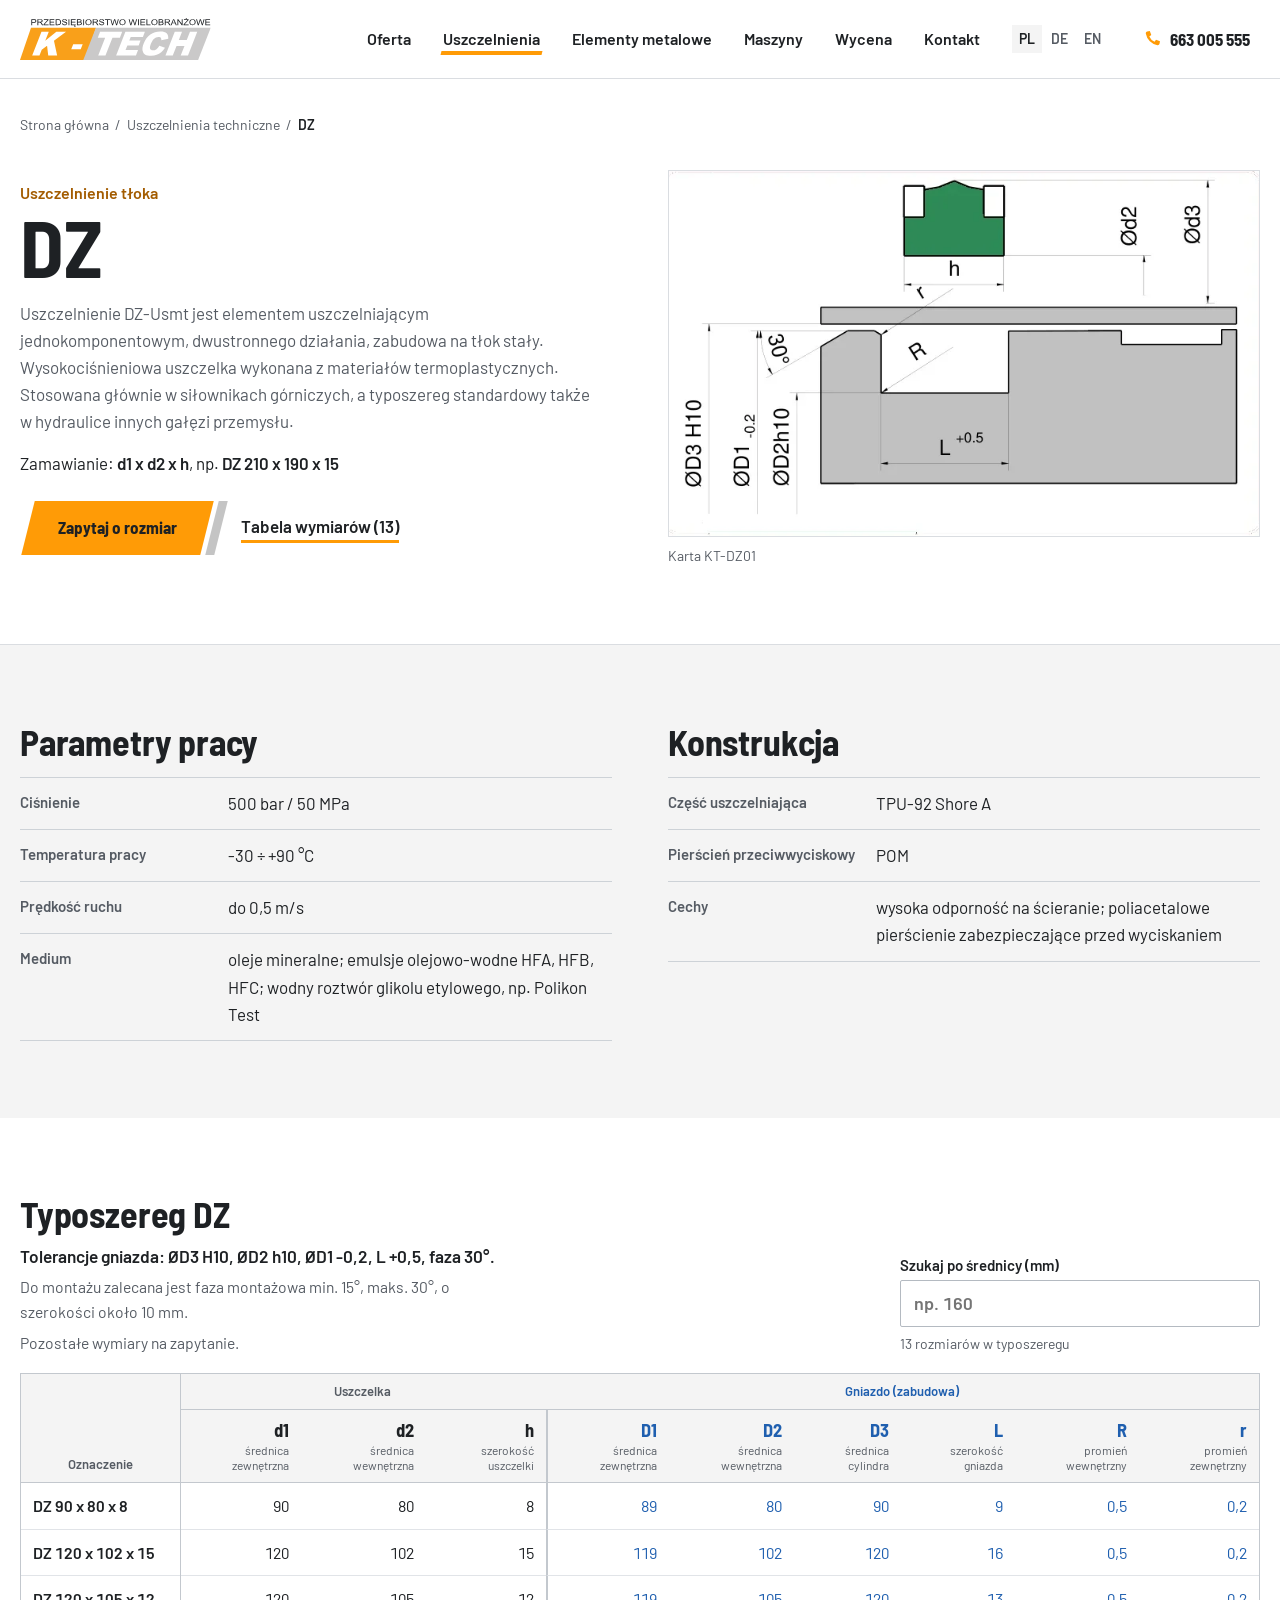
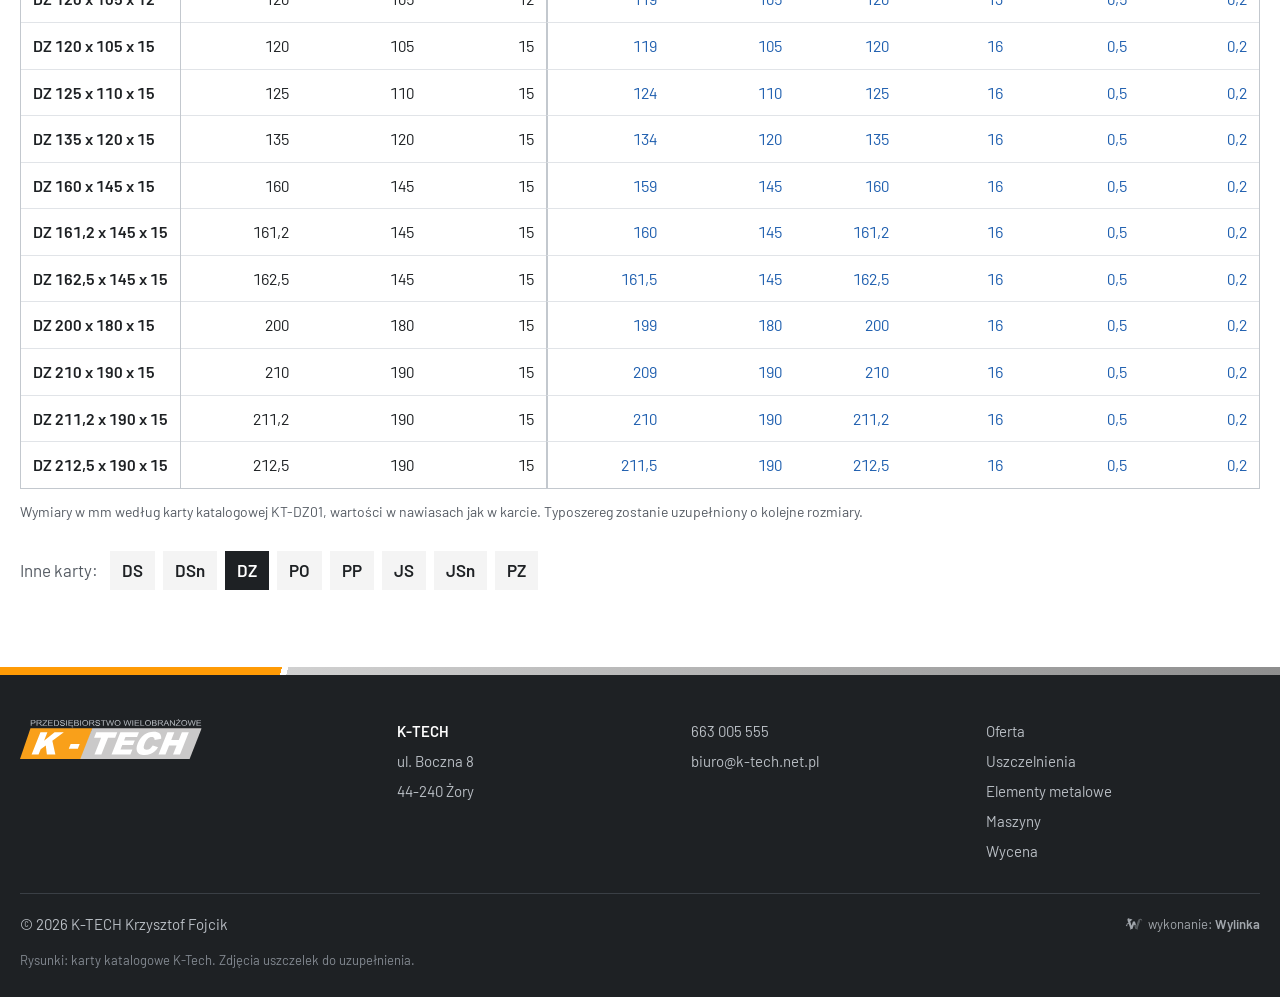
<file: uszczelnienia/dz/index.html>
<!doctype html>
<html lang="pl">
<head>
<meta charset="utf-8">
<meta name="viewport" content="width=device-width,initial-scale=1,viewport-fit=cover">
<meta name="robots" content="noindex,nofollow">
<title>DZ uszczelnienie tłoka - wymiary i parametry - K-Tech</title>
<meta name="description" content="DZ, uszczelnienie tłoka: parametry pracy, materiał i tabela 13 rozmiarów uszczelki i gniazda.">
<meta name="theme-color" content="#FFFFFF">
<link rel="preload" href="../../fonts/barlow-semi-condensed-latin-700-normal.woff2" as="font" type="font/woff2" crossorigin>
<link rel="stylesheet" href="../../style.css">
<link rel="icon" href="../../img/favicon.svg" type="image/svg+xml">
<style>
.wylinka-badge{display:inline-flex;align-items:center;gap:.4em;color:inherit;text-decoration:none;font-size:.875em;line-height:1;opacity:.85}
.wylinka-badge:hover,.wylinka-badge:focus-visible{opacity:1}
.wylinka-badge:focus-visible{outline:2px solid currentColor;outline-offset:3px;border-radius:2px}
.wylinka-badge svg{width:18px;height:18px;flex:none;overflow:visible}
.wylinka-badge b{font-weight:600}
.wylinka-badge .wy-old{opacity:.45;transform-origin:40px 30px;transition:transform .32s cubic-bezier(.3,.7,.4,1),opacity .32s ease-out}
.wylinka-badge .wy-pod{opacity:0;transition:opacity .2s ease-out .08s}
.wylinka-badge:hover .wy-old,.wylinka-badge:focus-visible .wy-old{transform:translate(9px,7px) rotate(9deg);opacity:0}
.wylinka-badge:hover .wy-pod,.wylinka-badge:focus-visible .wy-pod{opacity:1}
@media (prefers-reduced-motion:reduce){.wylinka-badge .wy-old,.wylinka-badge .wy-pod{transition:none}.wylinka-badge:hover .wy-old,.wylinka-badge:focus-visible .wy-old{transform:none;opacity:.45}.wylinka-badge:hover .wy-pod,.wylinka-badge:focus-visible .wy-pod{opacity:0}}
</style>
</head>
<body class="podstrona">
<a class="skip" href="#tresc">Przejdź do treści</a>

<svg width="0" height="0" style="position:absolute" aria-hidden="true">
  <defs>
    <symbol id="logo" viewBox="0 0 702.6 154.7"><path fill-rule="evenodd" d="M41.7 26.3L41.7 4.6L50.8 4.6C52.4 4.6 53.5 4.6 54.4 4.8C55.5 4.9 56.6 5.3 57.4 5.7C58.3 6.2 58.8 6.9 59.4 7.9C59.7 8.8 60.1 9.7 60.1 10.8C60.1 12.6 59.4 14.3 58.1 15.5C56.8 16.8 54.4 17.4 51.0 17.4L44.8 17.4L44.8 26.3L41.7 26.3M44.8 14.8L51.2 14.8C53.2 14.8 54.6 14.4 55.5 13.9C56.3 13.2 56.8 12.1 56.8 11.0C56.8 10.0 56.5 9.1 56.1 8.6C55.5 7.9 54.8 7.5 53.9 7.3C53.5 7.1 52.4 7.1 51.0 7.1L44.8 7.1L44.8 14.8M64.1 26.3L64.1 4.6L74.9 4.6C76.9 4.6 78.6 4.8 79.7 5.1C80.9 5.5 81.7 6.2 82.4 7.1C83.1 8.2 83.5 9.3 83.5 10.4C83.5 12.1 82.8 13.3 81.8 14.3C80.6 15.3 78.9 16.1 76.5 16.4C77.5 16.6 78.0 17.2 78.6 17.4C79.5 18.3 80.4 19.2 81.1 20.3L85.3 26.3L81.3 26.3L78.2 21.7C77.3 20.5 76.5 19.4 75.8 18.8C75.3 18.1 74.7 17.5 74.2 17.2C73.8 17.0 73.3 16.8 72.9 16.6C72.5 16.6 71.8 16.6 71.1 16.6L67.4 16.6L67.4 26.3L64.1 26.3M67.4 14.1L74.2 14.1C75.6 14.1 76.7 14.1 77.6 13.7C78.4 13.3 79.1 13.0 79.5 12.4C79.8 11.7 80.2 11.1 80.2 10.4C80.2 9.5 79.7 8.6 78.9 7.9C78.0 7.3 76.7 6.9 74.9 6.9L67.4 6.9L67.4 14.1M86.4 26.3L86.4 23.6L98.8 9.7C99.7 8.6 100.5 7.9 101.2 7.1L87.9 7.1L87.9 4.6L105.0 4.6L105.0 7.1L91.5 22.1L90.1 23.7L105.4 23.7L105.4 26.3L86.4 26.3M109.1 26.3L109.1 4.6L126.4 4.6L126.4 7.1L112.2 7.1L112.2 13.7L125.5 13.7L125.5 16.3L112.2 16.3L112.2 23.7L127.0 23.7L127.0 26.3L109.1 26.3M131.4 26.3L131.4 4.6L139.6 4.6C141.6 4.6 143.0 4.6 144.0 4.8C145.4 5.1 146.5 5.7 147.4 6.4C148.7 7.3 149.6 8.6 150.4 10.0C150.9 11.7 151.3 13.3 151.3 15.3C151.3 17.0 151.1 18.5 150.7 19.5C150.2 21.0 149.6 21.9 149.1 22.8C148.3 23.6 147.6 24.3 146.9 24.8C146.0 25.2 145.1 25.6 144.0 25.9C142.9 26.1 141.6 26.3 140.1 26.3L131.4 26.3M134.6 23.7L139.8 23.7C141.2 23.7 142.5 23.6 143.4 23.2C144.3 23.0 145.1 22.7 145.6 22.1C146.3 21.4 146.9 20.5 147.4 19.4C147.8 18.3 148.0 16.8 148.0 15.2C148.0 13.0 147.6 11.1 146.7 10.0C146.0 8.8 144.9 7.9 143.8 7.5C142.9 7.1 141.6 7.1 139.6 7.1L134.6 7.1L134.6 23.7M154.6 19.2L157.7 19.0C157.8 20.1 158.0 21.0 158.6 21.7C159.1 22.5 159.9 23.0 160.9 23.4C162.0 23.7 163.3 24.1 164.8 24.1C165.9 24.1 167.0 23.9 167.9 23.6C168.8 23.2 169.5 22.8 170.1 22.3C170.4 21.6 170.6 21.0 170.6 20.3C170.6 19.7 170.4 19.0 170.1 18.6C169.5 18.1 168.8 17.7 167.9 17.4C167.2 17.0 165.7 16.6 163.5 16.3C161.3 15.7 159.9 15.3 158.9 15.0C157.8 14.3 156.9 13.7 156.4 12.8C155.8 12.1 155.5 11.1 155.5 10.2C155.5 9.1 155.8 8.0 156.6 7.1C157.3 6.2 158.2 5.5 159.5 4.9C160.9 4.4 162.4 4.2 164.1 4.2C165.7 4.2 167.3 4.4 168.8 4.9C170.1 5.5 171.2 6.2 171.9 7.3C172.6 8.2 173.0 9.3 173.0 10.6L169.9 11.0C169.9 9.5 169.4 8.4 168.3 7.9C167.3 7.1 165.9 6.8 164.1 6.8C162.2 6.8 160.8 7.1 159.9 7.7C158.9 8.2 158.6 9.1 158.6 10.0C158.6 10.8 158.9 11.3 159.5 11.9C160.2 12.4 161.7 13.0 164.2 13.3C167.0 14.1 168.6 14.4 169.7 14.8C171.0 15.3 172.1 16.1 172.6 17.0C173.4 17.9 173.7 19.0 173.7 20.1C173.7 21.2 173.4 22.3 172.6 23.4C171.9 24.3 170.8 25.2 169.5 25.8C168.1 26.3 166.6 26.7 164.8 26.7C162.6 26.7 160.9 26.3 159.5 25.8C157.8 25.2 156.7 24.3 156.0 23.2C155.1 21.9 154.7 20.6 154.6 19.2M181.8 4.6L181.8 26.3L178.7 26.3L178.7 4.6ZM187.4 26.3L187.4 4.6L205.0 4.6L205.0 7.1L190.7 7.1L190.7 13.7L204.1 13.7L204.1 16.3L190.7 16.3L190.7 23.7L205.5 23.7L205.5 26.3L187.4 26.3M204.4 26.3C203.7 26.7 203.2 27.0 202.8 27.6C202.6 28.1 202.4 28.5 202.4 29.0C202.4 29.4 202.4 29.8 202.8 30.1C203.0 30.3 203.3 30.5 203.9 30.5C204.2 30.5 204.4 30.5 204.8 30.5C205.0 30.3 205.2 30.3 205.5 30.1L205.5 32.2C204.6 32.3 203.9 32.5 203.2 32.5C202.8 32.5 202.2 32.5 201.9 32.3C201.3 32.2 201.0 32.0 200.8 31.8C200.4 31.6 200.2 31.2 200.0 30.9C200.0 30.5 199.9 30.3 199.9 30.0C199.9 29.2 200.0 28.7 200.6 28.0C201.0 27.4 201.5 26.7 202.2 26.3L204.4 26.3M209.7 26.3L209.7 4.6L218.9 4.6C220.7 4.6 222.2 4.8 223.2 5.1C224.3 5.7 225.3 6.2 225.8 7.1C226.4 8.0 226.7 9.1 226.7 10.0C226.7 11.0 226.5 11.9 226.0 12.6C225.4 13.5 224.5 14.3 223.4 14.6C224.9 15.0 226.0 15.7 226.7 16.6C227.6 17.5 228.0 18.6 228.0 19.9C228.0 21.0 227.6 21.9 227.3 22.8C226.7 23.6 226.2 24.3 225.4 24.8C224.7 25.2 223.8 25.6 222.9 25.9C221.8 26.1 220.5 26.3 218.9 26.3L209.7 26.3M213.0 13.7L218.1 13.7C219.6 13.7 220.5 13.5 221.2 13.3C222.0 13.2 222.5 12.8 223.1 12.2C223.4 11.9 223.6 11.1 223.6 10.4C223.6 9.7 223.4 9.1 223.1 8.6C222.7 7.9 222.2 7.7 221.4 7.3C220.7 7.1 219.4 7.1 217.8 7.1L213.0 7.1L213.0 13.7M213.0 23.7L218.9 23.7C220.0 23.7 220.7 23.6 221.1 23.6C221.8 23.4 222.5 23.2 222.9 23.0C223.4 22.7 223.8 22.3 224.2 21.7C224.5 21.2 224.7 20.6 224.7 19.9C224.7 19.2 224.3 18.5 224.0 17.9C223.4 17.2 222.9 16.8 222.0 16.6C221.2 16.3 220.0 16.3 218.5 16.3L213.0 16.3L213.0 23.7M236.0 4.6L236.0 26.3L232.9 26.3L232.9 4.6ZM240.8 15.7C240.8 12.1 241.7 9.3 243.9 7.1C246.1 5.1 248.8 4.2 252.3 4.2C254.5 4.2 256.5 4.8 258.1 5.7C260.0 6.6 261.4 7.9 262.3 9.5C263.3 11.3 263.8 13.3 263.8 15.3C263.8 17.5 263.3 19.5 262.2 21.4C261.2 23.0 259.8 24.3 258.0 25.2C256.3 26.1 254.3 26.7 252.3 26.7C249.9 26.7 247.9 26.1 246.1 25.0C244.3 24.1 243.0 22.8 242.1 21.0C241.1 19.4 240.8 17.5 240.8 15.7M243.9 15.7C243.9 18.3 244.8 20.5 246.3 21.9C247.9 23.4 249.9 24.1 252.1 24.1C254.7 24.1 256.5 23.4 258.1 21.9C259.6 20.3 260.3 18.3 260.3 15.3C260.3 13.7 260.2 12.1 259.4 10.8C258.7 9.5 257.8 8.4 256.5 7.7C255.2 7.1 253.8 6.6 252.3 6.6C249.9 6.6 248.1 7.3 246.4 8.8C244.8 10.2 243.9 12.4 243.9 15.7M267.8 26.3L267.8 4.6L278.6 4.6C280.8 4.6 282.3 4.8 283.5 5.1C284.6 5.5 285.5 6.2 286.1 7.1C286.8 8.2 287.2 9.3 287.2 10.4C287.2 12.1 286.6 13.3 285.5 14.3C284.3 15.3 282.6 16.1 280.4 16.4C281.2 16.6 281.9 17.2 282.3 17.4C283.2 18.3 284.1 19.2 285.0 20.3L289.0 26.3L285.0 26.3L281.9 21.7C281.0 20.5 280.2 19.4 279.7 18.8C279.0 18.1 278.4 17.5 278.1 17.2C277.5 17.0 277.1 16.8 276.6 16.6C276.2 16.6 275.7 16.6 274.8 16.6L271.1 16.6L271.1 26.3L267.8 26.3M271.1 14.1L277.9 14.1C279.3 14.1 280.4 14.1 281.3 13.7C282.1 13.3 282.8 13.0 283.2 12.4C283.5 11.7 283.9 11.1 283.9 10.4C283.9 9.5 283.5 8.6 282.6 7.9C281.7 7.3 280.4 6.9 278.8 6.9L271.1 6.9L271.1 14.1M291.0 19.2L294.1 19.0C294.1 20.1 294.5 21.0 295.0 21.7C295.6 22.5 296.3 23.0 297.4 23.4C298.5 23.7 299.8 24.1 301.3 24.1C302.4 24.1 303.4 23.9 304.4 23.6C305.3 23.2 306.0 22.8 306.6 22.3C306.9 21.6 307.1 21.0 307.1 20.3C307.1 19.7 306.9 19.0 306.6 18.6C306.0 18.1 305.3 17.7 304.4 17.4C303.6 17.0 302.2 16.6 300.0 16.3C297.8 15.7 296.3 15.3 295.4 15.0C294.3 14.3 293.4 13.7 292.9 12.8C292.3 12.1 291.9 11.1 291.9 10.2C291.9 9.1 292.3 8.0 293.0 7.1C293.8 6.2 294.7 5.5 296.0 4.9C297.4 4.4 298.9 4.2 300.5 4.2C302.2 4.2 303.8 4.4 305.3 4.9C306.6 5.5 307.7 6.2 308.4 7.3C309.1 8.2 309.5 9.3 309.5 10.6L306.4 11.0C306.2 9.5 305.6 8.4 304.7 7.9C303.8 7.1 302.4 6.8 300.5 6.8C298.7 6.8 297.2 7.1 296.3 7.7C295.4 8.2 295.0 9.1 295.0 10.0C295.0 10.8 295.4 11.3 296.0 11.9C296.7 12.4 298.1 13.0 300.7 13.3C303.4 14.1 305.1 14.4 306.0 14.8C307.5 15.3 308.6 16.1 309.1 17.0C309.8 17.9 310.2 19.0 310.2 20.1C310.2 21.2 309.8 22.3 309.1 23.4C308.4 24.3 307.3 25.2 306.0 25.8C304.5 26.3 303.1 26.7 301.3 26.7C299.1 26.7 297.4 26.3 296.0 25.8C294.3 25.2 293.2 24.3 292.3 23.2C291.6 21.9 291.2 20.6 291.0 19.2M320.6 26.3L320.6 7.1L312.8 7.1L312.8 4.6L331.8 4.6L331.8 7.1L323.9 7.1L323.9 26.3L320.6 26.3M339.3 26.3L332.9 4.6L336.1 4.6L339.8 18.8C340.2 20.3 340.5 21.7 340.9 23.2C341.4 20.8 341.8 19.5 342.0 19.2L346.6 4.6L350.4 4.6L353.9 15.5C354.6 18.3 355.3 20.8 355.7 23.2C356.1 21.9 356.4 20.3 357.0 18.5L360.6 4.6L363.9 4.6L357.3 26.3L354.2 26.3L349.1 9.7C348.8 8.4 348.4 7.5 348.4 7.1C348.0 8.2 347.8 9.0 347.7 9.7L342.5 26.3L339.3 26.3M365.9 15.7C365.9 12.1 367.0 9.3 369.0 7.1C371.2 5.1 374.0 4.2 377.4 4.2C379.6 4.2 381.6 4.8 383.5 5.7C385.1 6.6 386.6 7.9 387.5 9.5C388.4 11.3 388.9 13.3 388.9 15.3C388.9 17.5 388.4 19.5 387.5 21.4C386.4 23.0 385.1 24.3 383.3 25.2C381.5 26.1 379.4 26.7 377.4 26.7C375.1 26.7 373.1 26.1 371.2 25.0C369.6 24.1 368.1 22.8 367.2 21.0C366.3 19.4 365.9 17.5 365.9 15.7M369.2 15.7C369.2 18.3 369.9 20.5 371.6 21.9C373.1 23.4 375.1 24.1 377.4 24.1C379.8 24.1 381.8 23.4 383.3 21.9C384.9 20.3 385.7 18.3 385.7 15.3C385.7 13.7 385.3 12.1 384.6 10.8C384.0 9.5 382.9 8.4 381.6 7.7C380.5 7.1 379.1 6.6 377.4 6.6C375.2 6.6 373.2 7.3 371.6 8.8C369.9 10.2 369.2 12.4 369.2 15.7M406.5 26.3L400.3 4.6L403.6 4.6L407.0 18.8C407.6 20.3 407.8 21.7 408.1 23.2C408.9 20.8 409.2 19.5 409.2 19.2L413.8 4.6L417.6 4.6L421.1 15.5C422.0 18.3 422.6 20.8 422.9 23.2C423.3 21.9 423.7 20.3 424.2 18.5L427.9 4.6L431.1 4.6L424.6 26.3L421.5 26.3L416.3 9.7C416.0 8.4 415.8 7.5 415.6 7.1C415.4 8.2 415.1 9.0 414.9 9.7L410.0 26.3L406.5 26.3M437.9 4.6L437.9 26.3L434.6 26.3L434.6 4.6ZM443.6 26.3L443.6 4.6L460.9 4.6L460.9 7.1L446.7 7.1L446.7 13.7L460.0 13.7L460.0 16.3L446.7 16.3L446.7 23.7L461.5 23.7L461.5 26.3L443.6 26.3M465.7 26.3L465.7 4.6L469.0 4.6L469.0 23.7L480.8 23.7L480.8 26.3L465.7 26.3M483.6 15.7C483.6 12.1 484.7 9.3 486.9 7.1C489.1 5.1 491.8 4.2 495.3 4.2C497.5 4.2 499.5 4.8 501.1 5.7C502.9 6.6 504.4 7.9 505.3 9.5C506.2 11.3 506.6 13.3 506.6 15.3C506.6 17.5 506.2 19.5 505.1 21.4C504.2 23.0 502.8 24.3 500.9 25.2C499.1 26.1 497.3 26.7 495.1 26.7C492.9 26.7 490.9 26.1 489.1 25.0C487.2 24.1 486.0 22.8 485.0 21.0C484.1 19.4 483.6 17.5 483.6 15.7M486.9 15.7C486.9 18.3 487.8 20.5 489.2 21.9C490.9 23.4 492.7 24.1 495.1 24.1C497.6 24.1 499.5 23.4 501.1 21.9C502.6 20.3 503.3 18.3 503.3 15.3C503.3 13.7 502.9 12.1 502.4 10.8C501.7 9.5 500.8 8.4 499.5 7.7C498.2 7.1 496.7 6.6 495.3 6.6C492.9 6.6 491.1 7.3 489.4 8.8C487.8 10.2 486.9 12.4 486.9 15.7M510.6 26.3L510.6 4.6L519.8 4.6C521.6 4.6 523.0 4.8 524.1 5.1C525.2 5.7 526.1 6.2 526.7 7.1C527.4 8.0 527.6 9.1 527.6 10.0C527.6 11.0 527.4 11.9 526.9 12.6C526.3 13.5 525.4 14.3 524.3 14.6C525.8 15.0 526.9 15.7 527.6 16.6C528.5 17.5 528.9 18.6 528.9 19.9C528.9 21.0 528.5 21.9 528.2 22.8C527.6 23.6 527.1 24.3 526.3 24.8C525.6 25.2 524.7 25.6 523.8 25.9C522.7 26.1 521.4 26.3 519.9 26.3L510.6 26.3M513.9 13.7L519.0 13.7C520.5 13.7 521.6 13.5 522.1 13.3C522.9 13.2 523.6 12.8 524.0 12.2C524.3 11.9 524.5 11.1 524.5 10.4C524.5 9.7 524.3 9.1 524.0 8.6C523.6 7.9 523.0 7.7 522.3 7.3C521.6 7.1 520.3 7.1 518.7 7.1L513.9 7.1L513.9 13.7M513.9 23.7L519.9 23.7C520.8 23.7 521.6 23.6 521.9 23.6C522.7 23.4 523.4 23.2 524.0 23.0C524.3 22.7 524.7 22.3 525.1 21.7C525.4 21.2 525.6 20.6 525.6 19.9C525.6 19.2 525.4 18.5 524.9 17.9C524.3 17.2 523.8 16.8 522.9 16.6C522.1 16.3 520.8 16.3 519.4 16.3L513.9 16.3L513.9 23.7M533.3 26.3L533.3 4.6L544.1 4.6C546.1 4.6 547.7 4.8 548.8 5.1C549.9 5.5 550.8 6.2 551.5 7.1C552.3 8.2 552.5 9.3 552.5 10.4C552.5 12.1 551.9 13.3 550.8 14.3C549.7 15.3 548.1 16.1 545.7 16.4C546.6 16.6 547.2 17.2 547.7 17.4C548.6 18.3 549.5 19.2 550.3 20.3L554.5 26.3L550.4 26.3L547.3 21.7C546.4 20.5 545.7 19.4 545.0 18.8C544.4 18.1 543.9 17.5 543.3 17.2C543.0 17.0 542.4 16.8 541.9 16.6C541.7 16.6 540.9 16.6 540.2 16.6L536.4 16.6L536.4 26.3L533.3 26.3M536.4 14.1L543.3 14.1C544.8 14.1 545.9 14.1 546.8 13.7C547.5 13.3 548.1 13.0 548.6 12.4C549.0 11.7 549.2 11.1 549.2 10.4C549.2 9.5 548.8 8.6 547.9 7.9C547.2 7.3 545.9 6.9 544.1 6.9L536.4 6.9L536.4 14.1M554.8 26.3L564.1 4.6L567.6 4.6L577.5 26.3L573.8 26.3L571.1 19.5L560.9 19.5L558.3 26.3L554.8 26.3M561.8 17.4L570.0 17.4L567.4 11.3C566.7 9.5 566.2 8.0 565.8 6.8C565.4 8.2 565.1 9.5 564.3 11.0L561.8 17.4M579.9 26.3L579.9 4.6L583.1 4.6L595.8 21.6L595.8 4.6L598.9 4.6L598.9 26.3L595.6 26.3L583.0 9.1L583.0 26.3L579.9 26.3M602.3 26.3L602.3 23.6L614.8 9.7C615.5 8.6 616.4 7.9 617.1 7.1L603.8 7.1L603.8 4.6L621.0 4.6L621.0 7.1L607.4 22.1L606.0 23.7L621.3 23.7L621.3 26.3L602.3 26.3M610.7 3.1L610.7 0.0L614.4 0.0L614.4 3.1L610.7 3.1M623.9 15.7C623.9 12.1 624.8 9.3 627.0 7.1C629.2 5.1 631.9 4.2 635.4 4.2C637.6 4.2 639.6 4.8 641.4 5.7C643.1 6.6 644.5 7.9 645.4 9.5C646.4 11.3 646.9 13.3 646.9 15.3C646.9 17.5 646.4 19.5 645.4 21.4C644.3 23.0 643.1 24.3 641.2 25.2C639.4 26.1 637.4 26.7 635.4 26.7C633.0 26.7 631.0 26.1 629.2 25.0C627.5 24.1 626.1 22.8 625.2 21.0C624.3 19.4 623.9 17.5 623.9 15.7M627.0 15.7C627.0 18.3 627.9 20.5 629.4 21.9C631.0 23.4 633.0 24.1 635.4 24.1C637.8 24.1 639.6 23.4 641.2 21.9C642.7 20.3 643.6 18.3 643.6 15.3C643.6 13.7 643.3 12.1 642.5 10.8C641.8 9.5 640.9 8.4 639.6 7.7C638.3 7.1 637.0 6.6 635.4 6.6C633.0 6.6 631.2 7.3 629.6 8.8C627.9 10.2 627.0 12.4 627.0 15.7M655.1 26.3L648.7 4.6L652.0 4.6L655.7 18.8C656.0 20.3 656.4 21.7 656.8 23.2C657.3 20.8 657.7 19.5 657.9 19.2L662.4 4.6L666.3 4.6L669.7 15.5C670.5 18.3 671.2 20.8 671.6 23.2C671.9 21.9 672.3 20.3 672.8 18.5L676.5 4.6L679.8 4.6L673.2 26.3L670.1 26.3L665.0 9.7C664.6 8.4 664.3 7.5 664.3 7.1C663.9 8.2 663.7 9.0 663.5 9.7L658.4 26.3L655.1 26.3M682.7 26.3L682.7 4.6L700.1 4.6L700.1 7.1L686.0 7.1L686.0 13.7L699.2 13.7L699.2 16.3L686.0 16.3L686.0 23.7L700.8 23.7L700.8 26.3L682.7 26.3" fill="currentColor"/><path fill-rule="evenodd" d="M40.6 36.2L-0.0 154.7L240.1 154.7L280.4 36.2L40.6 36.2" fill="#F9A01A"/><path fill-rule="evenodd" d="M279.7 36.2L233.1 154.7L656.0 154.7L702.6 36.2L279.7 36.2" fill="#CAC9C9"/><path fill-rule="evenodd" d="M79.1 51.0L106.0 51.0L93.0 83.9L133.9 51.0L169.5 51.0L125.1 83.7L136.8 137.7L104.0 137.7L99.7 102.1L80.0 116.6L71.8 137.7L44.9 137.7L79.1 51.0M196.0 96.8L230.9 96.8L223.6 115.5L188.7 115.5L196.0 96.8M294.9 51.0L376.3 51.0L367.9 72.3L340.5 72.3L314.8 137.7L288.1 137.7L313.7 72.3L286.5 72.3L294.9 51.0M388.2 51.0L460.0 51.0L452.7 69.6L407.9 69.6L402.5 83.3L443.9 83.3L437.0 101.0L395.5 101.0L388.8 118.2L434.8 118.2L427.1 137.7L354.1 137.7L388.2 51.0M513.4 102.3L534.0 109.2C529.8 116.0 525.2 121.5 520.1 125.9C515.0 130.3 509.3 133.5 503.5 135.7C497.6 138.1 490.7 139.2 482.9 139.2C473.5 139.2 466.4 137.7 461.5 135.0C456.5 132.3 453.3 127.5 451.6 120.6C450.0 113.6 451.4 104.9 455.6 94.1C461.3 79.8 469.3 68.9 480.1 61.0C490.7 53.3 502.9 49.5 517.0 49.5C528.0 49.5 535.6 51.7 540.2 56.1C544.6 60.7 546.6 67.4 546.1 76.5L520.5 81.7C520.7 79.1 520.5 77.3 520.1 76.0C519.4 74.0 518.1 72.3 516.5 71.3C514.6 70.2 512.4 69.6 509.7 69.6C503.7 69.6 498.0 72.2 492.9 76.9C489.1 80.6 485.6 86.2 482.5 94.1C478.8 103.6 477.6 110.2 479.2 113.6C480.7 117.3 484.1 119.1 489.4 119.1C494.5 119.1 498.9 117.7 502.8 114.7C506.4 111.8 509.9 107.8 513.4 102.3M570.0 51.0L596.8 51.0L585.0 81.3L614.2 81.3L626.1 51.0L652.9 51.0L618.8 137.7L591.9 137.7L605.8 102.7L576.6 102.7L562.7 137.7L535.8 137.7L570.0 51.0" fill="#fff"/></symbol>
    <symbol id="tel" viewBox="0 0 20 20"><path d="M5.2 2.5 7.8 2l1.5 4-2 1.4a10 10 0 0 0 5.3 5.3l1.4-2 4 1.5-.5 2.6c-.2.9-1 1.5-1.9 1.4A14.5 14.5 0 0 1 3.8 4.4c-.1-.9.5-1.7 1.4-1.9Z" fill="currentColor"/></symbol>
  </defs>
</svg>

<header class="top" id="top">
  <div class="top-in">
    <a class="logo" href="../../" aria-label="K-Tech - strona główna"><svg viewBox="0 0 702.6 154.7" role="img"><title>K-TECH Przedsiębiorstwo Wielobranżowe</title><use href="#logo"/></svg></a>
    <nav class="nav" aria-label="Menu">
      <a href="../../#oferta">Oferta</a>
      <a href="../../uszczelnienia/" class="akt" aria-current="page">Uszczelnienia</a>
      <a href="../../#wyroby">Elementy metalowe</a>
      <a href="../../#maszyny">Maszyny</a>
      <a href="../../#wycena">Wycena</a>
      <a href="../../#kontakt">Kontakt</a>
    </nav>
    <div class="jezyki" aria-label="Język / Sprache / Language"><a href="../../" hreflang="pl" lang="pl" aria-current="page">PL</a><a href="../../de/" hreflang="de" lang="de">DE</a><a href="../../en/" hreflang="en" lang="en">EN</a></div>
    <a class="top-tel" href="tel:+48663005555" aria-label="Zadzwoń: 663 005 555"><svg><use href="#tel"/></svg><span>663 005 555</span></a>
    <button class="burger" type="button" aria-expanded="false" aria-controls="menu-mob" aria-label="Otwórz menu"><span></span><span></span><span></span></button>
  </div>
  <div class="menu-mob" id="menu-mob" hidden>
    <nav aria-label="Menu">
      <a href="../../#oferta">Oferta</a>
      <a href="../../uszczelnienia/">Uszczelnienia</a>
      <a href="../../#wyroby">Elementy metalowe</a>
      <a href="../../#maszyny">Maszyny</a>
      <a href="../../#wycena">Wycena</a>
      <a href="../../#kontakt">Kontakt</a>
    </nav>
    <div class="menu-mob-dol">
      <div class="jezyki"><a href="../../" hreflang="pl" lang="pl" aria-current="page">PL</a><a href="../../de/" hreflang="de" lang="de">DE</a><a href="../../en/" hreflang="en" lang="en">EN</a></div>
      <a class="menu-mob-tel" href="tel:+48663005555">663 005 555</a>
    </div>
  </div>
</header>

<main id="tresc">

<section class="sekcja pod-glowa">
  <div class="wrap">
    <nav class="okruchy" aria-label="Jesteś tutaj"><a href="../../">Strona główna</a><span>/</span><a href="../">Uszczelnienia techniczne</a><span>/</span><span aria-current="page">DZ</span></nav>
    <div class="kar-gora">
      <figure class="kar-foto">
        <img src="../../img/u/dz-zabudowa.webp" alt="DZ - rysunek zabudowy z wymiarami" width="764" height="459" fetchpriority="high">
        <figcaption>Karta KT-DZ01</figcaption>
      </figure>
      <div class="kar-opis">
        <p class="kar-typ">Uszczelnienie tłoka</p>
        <h1>DZ</h1>
        <p>Uszczelnienie DZ-Usmt jest elementem uszczelniającym jednokomponentowym, dwustronnego działania, zabudowa na tłok stały. Wysokociśnieniowa uszczelka wykonana z materiałów termoplastycznych. Stosowana głównie w siłownikach górniczych, a typoszereg standardowy także w hydraulice innych gałęzi przemysłu.</p>
        <p class="kar-zam">Zamawianie: <b>d1 x d2 x h</b>, np. <b>DZ 210 x 190 x 15</b></p>
        <div class="kar-akcje"><a class="btn" href="../../#wycena"><span>Zapytaj o rozmiar</span></a><a class="kar-do-tab" href="#typoszereg">Tabela wymiarów (13)</a></div>
      </div>
    </div>
  </div>
</section>

<section class="sekcja szara kar-dane">
  <div class="wrap kar-siatka">
    <div>
      <h2>Parametry pracy</h2>
      <dl class="kar-param">
        <div><dt>Ciśnienie</dt><dd>500 bar / 50 MPa</dd></div>
        <div><dt>Temperatura pracy</dt><dd>-30 ÷ +90 °C</dd></div>
        <div><dt>Prędkość ruchu</dt><dd>do 0,5 m/s</dd></div>
        <div><dt>Medium</dt><dd>oleje mineralne; emulsje olejowo-wodne HFA, HFB, HFC; wodny roztwór glikolu etylowego, np. Polikon Test</dd></div>
      </dl>
    </div>
    <div>
      <h2>Konstrukcja</h2>
      <dl class="kar-param">
        <div><dt>Część uszczelniająca</dt><dd>TPU-92 Shore A</dd></div>
        <div><dt>Pierścień przeciwwyciskowy</dt><dd>POM</dd></div>
        <div><dt>Cechy</dt><dd>wysoka odporność na ścieranie; poliacetalowe pierścienie zabezpieczające przed wyciskaniem</dd></div>
      </dl>
    </div>
  </div>
</section>

<section class="sekcja kar-tab" id="typoszereg">
  <div class="wrap">
    <div class="tab-glowa">
      <div class="tab-opis">
        <h2>Typoszereg DZ</h2>
        <p class="kar-tol">Tolerancje gniazda: ØD3 H10, ØD2 h10, ØD1 -0,2, L +0,5, faza 30°.</p>
        <p class="kar-uwaga">Do montażu zalecana jest faza montażowa min. 15°, maks. 30°, o szerokości około 10 mm.</p>
        <p class="kar-uwaga">Pozostałe wymiary na zapytanie.</p>
      </div>
      <div class="filtr">
        <label for="filtr-d">Szukaj po średnicy (mm)</label>
        <div class="filtr-pole"><input id="filtr-d" type="text" inputmode="decimal" autocomplete="off" placeholder="np. 160"><button type="button" id="filtr-x" hidden aria-label="Wyczyść">Wyczyść</button></div>
        <p id="filtr-info" class="filtr-info" aria-live="polite">13 rozmiarów w typoszeregu</p>
      </div>
    </div>
    <p class="tab-hint">Tabelę można przesuwać w bok. Kolumna z oznaczeniem zostaje na miejscu.</p>
    <div class="tab-ramka" tabindex="0" role="region" aria-label="Tabela wymiarów DZ, przewijana w poziomie">
      <table id="tab-wym" class="tab-wym u3">
        <thead>
          <tr class="tab-grupy"><th scope="col" rowspan="2" class="tab-ozn">Oznaczenie</th><th colspan="3" scope="colgroup">Uszczelka</th><th colspan="6" scope="colgroup" class="zab">Gniazdo (zabudowa)</th></tr>
          <tr><th scope="col"><b>d1</b><span>średnica zewnętrzna</span></th><th scope="col"><b>d2</b><span>średnica wewnętrzna</span></th><th scope="col"><b>h</b><span>szerokość uszczelki</span></th><th scope="col" class="zab"><b>D1</b><span>średnica zewnętrzna</span></th><th scope="col" class="zab"><b>D2</b><span>średnica wewnętrzna</span></th><th scope="col" class="zab"><b>D3</b><span>średnica cylindra</span></th><th scope="col" class="zab"><b>L</b><span>szerokość gniazda</span></th><th scope="col" class="zab"><b>R</b><span>promień wewnętrzny</span></th><th scope="col" class="zab"><b>r</b><span>promień zewnętrzny</span></th></tr>
        </thead>
        <tbody>
          <tr data-d1="90" data-d2="80" data-d3="90"><th scope="row">DZ 90 x 80 x 8</th><td>90</td><td>80</td><td>8</td><td class="zab">89</td><td class="zab">80</td><td class="zab">90</td><td class="zab">9</td><td class="zab">0,5</td><td class="zab">0,2</td></tr>
<tr data-d1="120" data-d2="102" data-d3="120"><th scope="row">DZ 120 x 102 x 15</th><td>120</td><td>102</td><td>15</td><td class="zab">119</td><td class="zab">102</td><td class="zab">120</td><td class="zab">16</td><td class="zab">0,5</td><td class="zab">0,2</td></tr>
<tr data-d1="120" data-d2="105" data-d3="120"><th scope="row">DZ 120 x 105 x 12</th><td>120</td><td>105</td><td>12</td><td class="zab">119</td><td class="zab">105</td><td class="zab">120</td><td class="zab">13</td><td class="zab">0,5</td><td class="zab">0,2</td></tr>
<tr data-d1="120" data-d2="105" data-d3="120"><th scope="row">DZ 120 x 105 x 15</th><td>120</td><td>105</td><td>15</td><td class="zab">119</td><td class="zab">105</td><td class="zab">120</td><td class="zab">16</td><td class="zab">0,5</td><td class="zab">0,2</td></tr>
<tr data-d1="125" data-d2="110" data-d3="125"><th scope="row">DZ 125 x 110 x 15</th><td>125</td><td>110</td><td>15</td><td class="zab">124</td><td class="zab">110</td><td class="zab">125</td><td class="zab">16</td><td class="zab">0,5</td><td class="zab">0,2</td></tr>
<tr data-d1="135" data-d2="120" data-d3="135"><th scope="row">DZ 135 x 120 x 15</th><td>135</td><td>120</td><td>15</td><td class="zab">134</td><td class="zab">120</td><td class="zab">135</td><td class="zab">16</td><td class="zab">0,5</td><td class="zab">0,2</td></tr>
<tr data-d1="160" data-d2="145" data-d3="160"><th scope="row">DZ 160 x 145 x 15</th><td>160</td><td>145</td><td>15</td><td class="zab">159</td><td class="zab">145</td><td class="zab">160</td><td class="zab">16</td><td class="zab">0,5</td><td class="zab">0,2</td></tr>
<tr data-d1="161,2" data-d2="145" data-d3="161,2"><th scope="row">DZ 161,2 x 145 x 15</th><td>161,2</td><td>145</td><td>15</td><td class="zab">160</td><td class="zab">145</td><td class="zab">161,2</td><td class="zab">16</td><td class="zab">0,5</td><td class="zab">0,2</td></tr>
<tr data-d1="162,5" data-d2="145" data-d3="162,5"><th scope="row">DZ 162,5 x 145 x 15</th><td>162,5</td><td>145</td><td>15</td><td class="zab">161,5</td><td class="zab">145</td><td class="zab">162,5</td><td class="zab">16</td><td class="zab">0,5</td><td class="zab">0,2</td></tr>
<tr data-d1="200" data-d2="180" data-d3="200"><th scope="row">DZ 200 x 180 x 15</th><td>200</td><td>180</td><td>15</td><td class="zab">199</td><td class="zab">180</td><td class="zab">200</td><td class="zab">16</td><td class="zab">0,5</td><td class="zab">0,2</td></tr>
<tr data-d1="210" data-d2="190" data-d3="210"><th scope="row">DZ 210 x 190 x 15</th><td>210</td><td>190</td><td>15</td><td class="zab">209</td><td class="zab">190</td><td class="zab">210</td><td class="zab">16</td><td class="zab">0,5</td><td class="zab">0,2</td></tr>
<tr data-d1="211,2" data-d2="190" data-d3="211,2"><th scope="row">DZ 211,2 x 190 x 15</th><td>211,2</td><td>190</td><td>15</td><td class="zab">210</td><td class="zab">190</td><td class="zab">211,2</td><td class="zab">16</td><td class="zab">0,5</td><td class="zab">0,2</td></tr>
<tr data-d1="212,5" data-d2="190" data-d3="212,5"><th scope="row">DZ 212,5 x 190 x 15</th><td>212,5</td><td>190</td><td>15</td><td class="zab">211,5</td><td class="zab">190</td><td class="zab">212,5</td><td class="zab">16</td><td class="zab">0,5</td><td class="zab">0,2</td></tr>
        </tbody>
      </table>
    </div>
    <p id="filtr-brak" class="filtr-brak" hidden>Tego rozmiaru nie ma w typoszeregu. <a href="../../#wycena">Prosimy o zapytanie z wymiarami gniazda.</a></p>
    <p class="tab-przyp">Wymiary w mm według karty katalogowej KT-DZ01, wartości w nawiasach jak w karcie. Typoszereg zostanie uzupełniony o kolejne rozmiary.</p>
    <nav class="kar-inne" aria-label="Inne modele"><span>Inne karty:</span> <a href="../ds/">DS</a> <a href="../dsn/">DSn</a> <a href="../dz/" aria-current="page">DZ</a> <a href="../po/">PO</a> <a href="../pp/">PP</a> <a href="../js/">JS</a> <a href="../jsn/">JSn</a> <a href="../pz/">PZ</a></nav>
  </div>
</section>

</main>

<div class="szew" aria-hidden="true"></div>
<footer class="stopka">
  <div class="wrap stopka-in">
    <div class="st-logo"><svg viewBox="0 0 702.6 154.7" role="img"><title>K-TECH</title><use href="#logo"/></svg></div>
    <div class="st-kol">
      <b>K-TECH</b>
      <span>ul. Boczna 8</span>
      <span>44-240 Żory</span>
    </div>
    <div class="st-kol">
      <a href="tel:+48663005555">663 005 555</a>
      <a href="mailto:biuro@k-tech.net.pl">biuro@k-tech.net.pl</a>
    </div>
    <nav class="st-kol" aria-label="Menu">
      <a href="../../#oferta">Oferta</a>
      <a href="../../uszczelnienia/">Uszczelnienia</a>
      <a href="../../#wyroby">Elementy metalowe</a>
      <a href="../../#maszyny">Maszyny</a>
      <a href="../../#wycena">Wycena</a>
    </nav>
  </div>
  <div class="wrap stopka-dol">
    <span>© <span id="rok">2026</span> K-TECH Krzysztof Fojcik</span>
    <a class="wylinka-badge" href="https://wylinka.pl/?utm_source=k-tech.net.pl&amp;utm_medium=stopka&amp;utm_campaign=wykonanie" rel="noopener" title="Strona wykonana przez Wylinka"><svg viewBox="0 0 64 64" aria-hidden="true" focusable="false" fill="currentColor"><path d="M9.8 22.8l-1.2-7.9 2.2-3.7 15.5 4.6-.5 1.5-7.2 5.5 4.7 15.6 5-15.6 7 0 4.1 12.7-4.2-.9-2.6 1.8-.8-2.2-5.3 15.6-4.3 0 .4 .2-2.1 2.8-1.3-1.1 1.1-1.4-3.1 .2-.1-1.7 2.2-.1-5.7-16.5-4.8 .6-.8 3.1 0 .5-.3 .5 .8 2.2-1.6 .5-.4-1.3-.8 1.6-1.5-.8 .8-1.6-1.4 .6-.6-1.6 2.3-.8 .2-.4 1.3-4.8 5.9-.8-2.4-6.9zM15.2 13.7l-.1-.4-.4 .8-.1 .8 .1 1 .1 .4 .3 .7 .3-.9 .1-.7 0-.8z"/><path class="wy-pod" d="M37.1 49.8l-4.5-13.3 2.6-1.8 4.2 .9 .9 2.8 3-9.7 0-.5 .1-.8 3.2-8.4 .5-1 .6-1 .9-1.1 1.3-1 1.1-.7 1.4-.5 1.4-.3 .7 0 .9 0 1.2 .3 1.4 .6 .8 .5 .7 .7 .6 .7 .5 .9 .3 .9 .1 .9 0 .8-.2 .9-.5 .9-.5 .6-.7 .5-.7 .3-.1-.1 0-.1 .5-.5 .3-.7 .2-.5 0-.6-.1-.6-.3-.7-.4-.5-.4-.4-.5-.3-.6-.3-.7 0-.7 .1-.6 .1-.5 .4-.5 .5-.3 .5-.2 .7-.1 1.5-1.4 5.1-.8 3.3-.3 .7-.5 .7-6 17.5 1.9 .1-.1 1.7-3.1-.2 1.1 1.4-1.3 1.1-2.1-2.8 .4-.2z"/><path class="wy-old" d="M40.8 50l.4-.2-4.1 0-4.2-12.5 2.5-1.7 4.3 .9 .6 1.9 .6-1.6 0-.3 2.4-7.8 0-.5 .1-.8 3.2-8.4 .4-.8 .6-.9 .9-1.2 .9-.9 1.3-.8 1.4-.6 1.2-.3 1.4-.1 1.3 .1 .6 .2 .8 .3 1.1 .6 .9 .7 .7 .9 .5 .9 .3 .9 .1 1.1-.1 .9-.3 .9-.4 .7-.6 .7-.6 .4-.6 .2-.1-.1 0-.1 .5-.5 .3-.7 .2-.5 0-.5-.1-.6-.2-.6-.3-.5-.4-.5-.5-.3-.6-.3-.7-.1-.6 0-.6 .1-.6 .3-.6 .5-.3 .4-.2 .5-.1 .5-.1 1.5-1.4 5.1-.8 3.3-.3 .7-.5 .7-6 17.5 1.9 .1-.1 1.7-3.1-.2 1.1 1.4-1.3 1.1zM49.6 17.1l.6 1.7-1.5 1.9 .4 .4 1.8-2.1-.7-2.1zM48.1 28.3l.5 1.8-1.7 1.8 .4 .4 1.9-2-.6-2.2zM37.9 41.7l1.7-1.5-.4-.4-1.7 1.4zM42.6 38.7l-1.5 2.8 1.1 2-1.3 2.6 .5 .2 1.5-2.8-1.1-2 1.4-2.5z"/></svg><span>wykonanie: <b>Wylinka</b></span></a>
  </div>
  <p class="wrap st-nota">Rysunki: karty katalogowe K-Tech. Zdjęcia uszczelek do uzupełnienia.</p>
</footer>

<script src="../../app.js" defer></script>
</body>
</html>
</file>
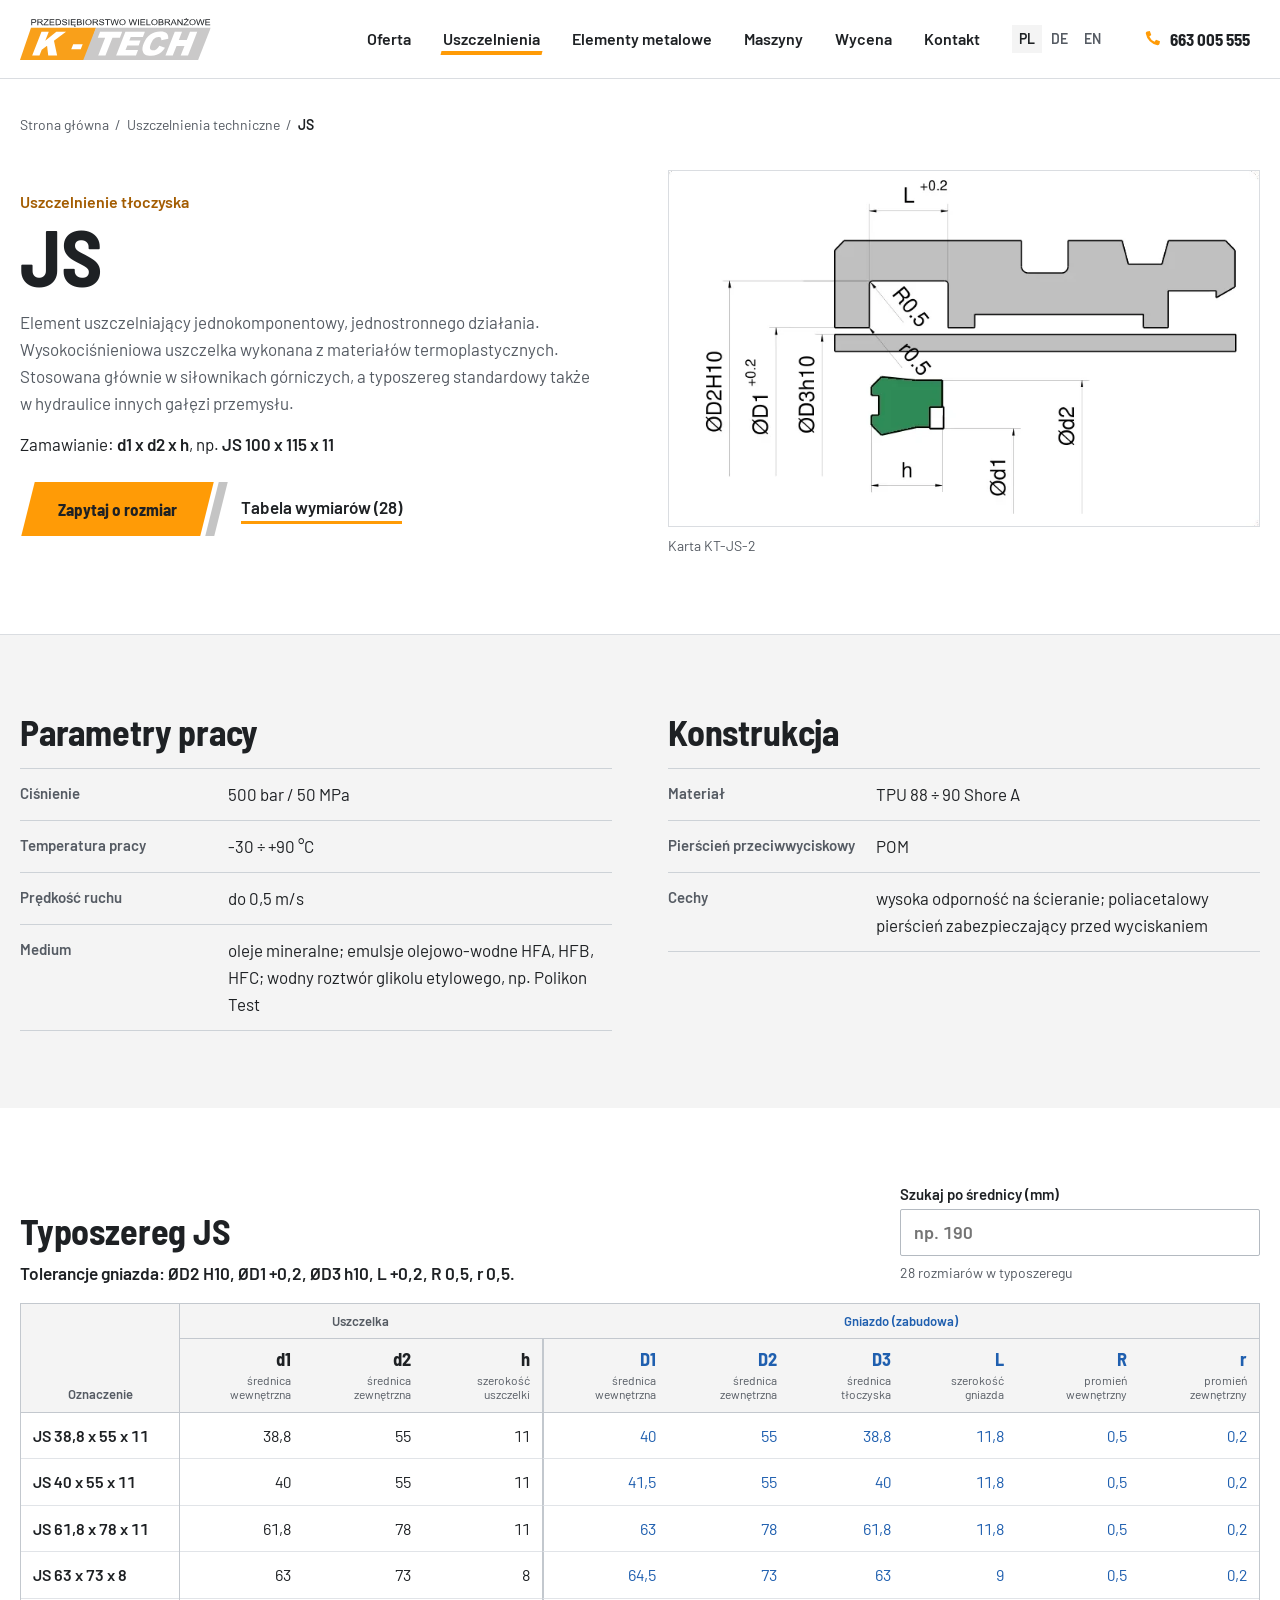
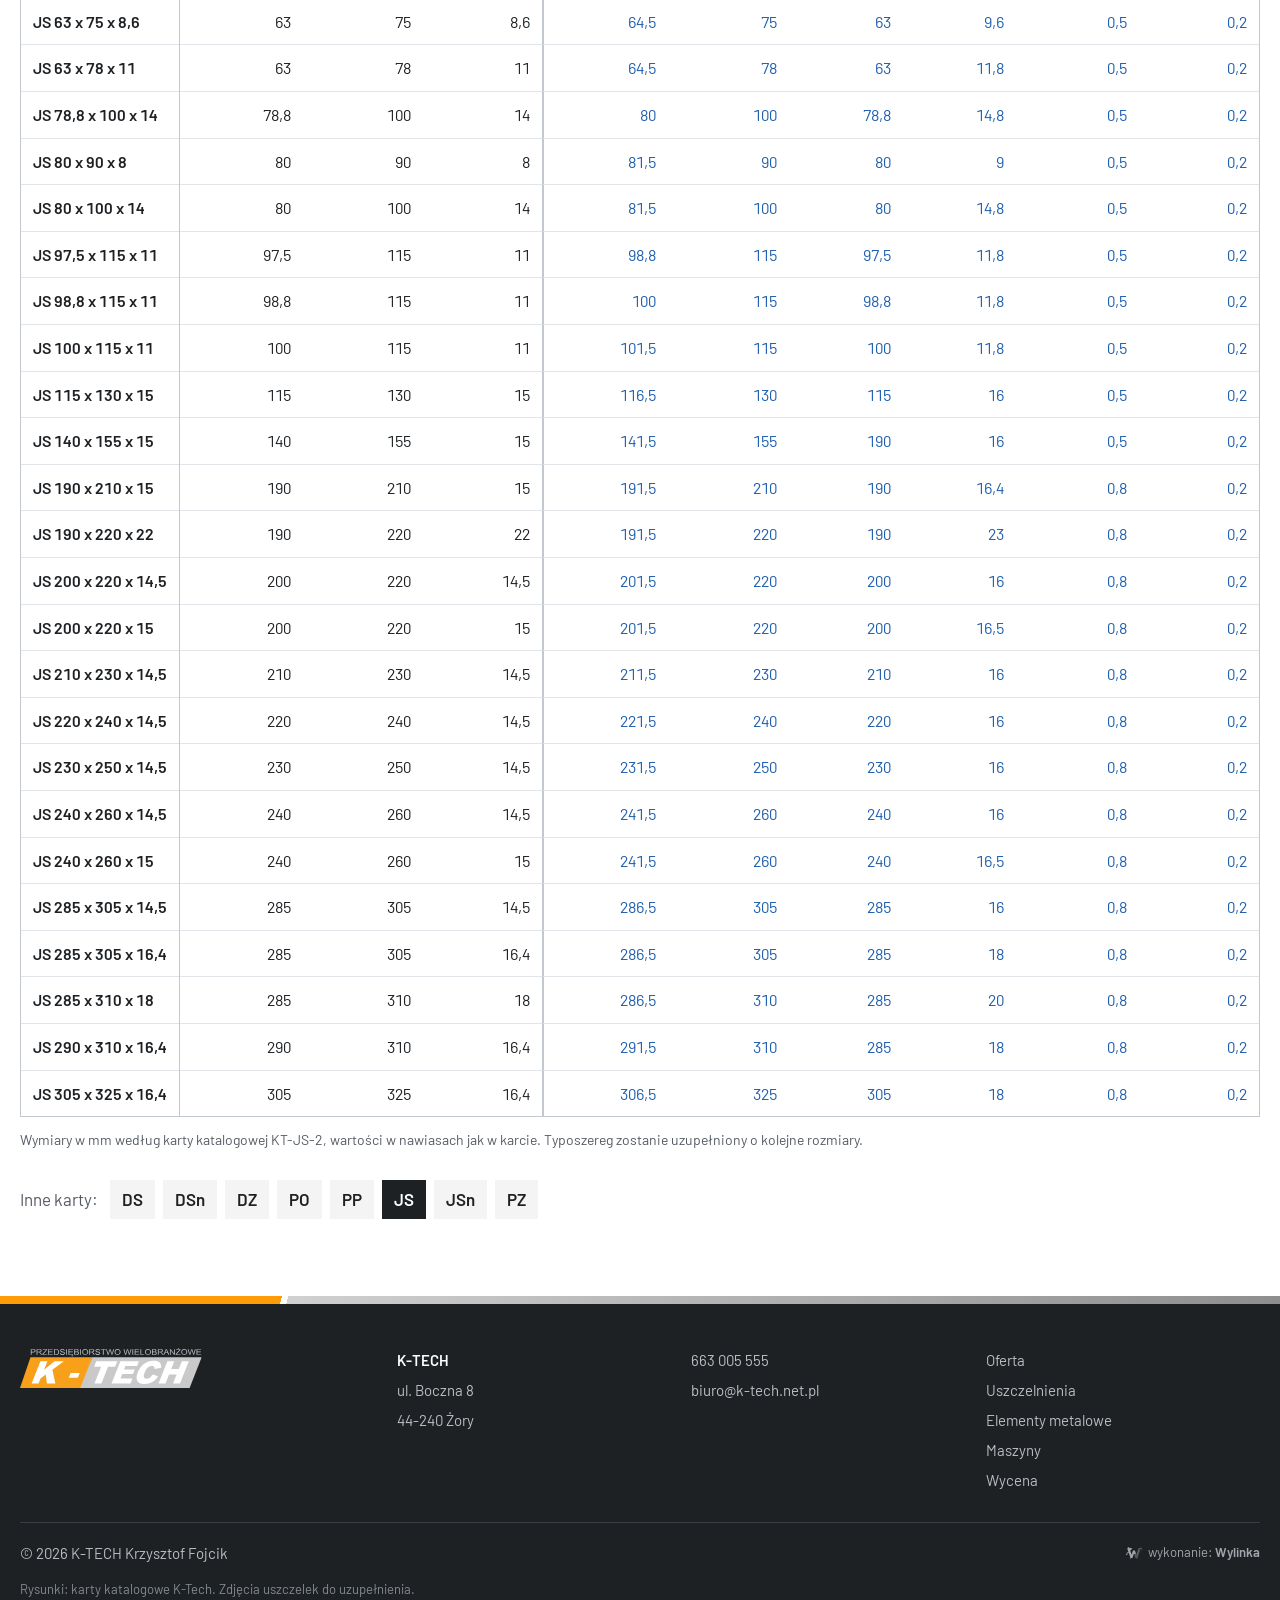
<file: uszczelnienia/js/index.html>
<!doctype html>
<html lang="pl">
<head>
<meta charset="utf-8">
<meta name="viewport" content="width=device-width,initial-scale=1,viewport-fit=cover">
<meta name="robots" content="noindex,nofollow">
<title>JS uszczelnienie tłoczyska - wymiary i parametry - K-Tech</title>
<meta name="description" content="JS, uszczelnienie tłoczyska: parametry pracy, materiał i tabela 28 rozmiarów uszczelki i gniazda.">
<meta name="theme-color" content="#FFFFFF">
<link rel="preload" href="../../fonts/barlow-semi-condensed-latin-700-normal.woff2" as="font" type="font/woff2" crossorigin>
<link rel="stylesheet" href="../../style.css">
<link rel="icon" href="../../img/favicon.svg" type="image/svg+xml">
<style>
.wylinka-badge{display:inline-flex;align-items:center;gap:.4em;color:inherit;text-decoration:none;font-size:.875em;line-height:1;opacity:.85}
.wylinka-badge:hover,.wylinka-badge:focus-visible{opacity:1}
.wylinka-badge:focus-visible{outline:2px solid currentColor;outline-offset:3px;border-radius:2px}
.wylinka-badge svg{width:18px;height:18px;flex:none;overflow:visible}
.wylinka-badge b{font-weight:600}
.wylinka-badge .wy-old{opacity:.45;transform-origin:40px 30px;transition:transform .32s cubic-bezier(.3,.7,.4,1),opacity .32s ease-out}
.wylinka-badge .wy-pod{opacity:0;transition:opacity .2s ease-out .08s}
.wylinka-badge:hover .wy-old,.wylinka-badge:focus-visible .wy-old{transform:translate(9px,7px) rotate(9deg);opacity:0}
.wylinka-badge:hover .wy-pod,.wylinka-badge:focus-visible .wy-pod{opacity:1}
@media (prefers-reduced-motion:reduce){.wylinka-badge .wy-old,.wylinka-badge .wy-pod{transition:none}.wylinka-badge:hover .wy-old,.wylinka-badge:focus-visible .wy-old{transform:none;opacity:.45}.wylinka-badge:hover .wy-pod,.wylinka-badge:focus-visible .wy-pod{opacity:0}}
</style>
</head>
<body class="podstrona">
<a class="skip" href="#tresc">Przejdź do treści</a>

<svg width="0" height="0" style="position:absolute" aria-hidden="true">
  <defs>
    <symbol id="logo" viewBox="0 0 702.6 154.7"><path fill-rule="evenodd" d="M41.7 26.3L41.7 4.6L50.8 4.6C52.4 4.6 53.5 4.6 54.4 4.8C55.5 4.9 56.6 5.3 57.4 5.7C58.3 6.2 58.8 6.9 59.4 7.9C59.7 8.8 60.1 9.7 60.1 10.8C60.1 12.6 59.4 14.3 58.1 15.5C56.8 16.8 54.4 17.4 51.0 17.4L44.8 17.4L44.8 26.3L41.7 26.3M44.8 14.8L51.2 14.8C53.2 14.8 54.6 14.4 55.5 13.9C56.3 13.2 56.8 12.1 56.8 11.0C56.8 10.0 56.5 9.1 56.1 8.6C55.5 7.9 54.8 7.5 53.9 7.3C53.5 7.1 52.4 7.1 51.0 7.1L44.8 7.1L44.8 14.8M64.1 26.3L64.1 4.6L74.9 4.6C76.9 4.6 78.6 4.8 79.7 5.1C80.9 5.5 81.7 6.2 82.4 7.1C83.1 8.2 83.5 9.3 83.5 10.4C83.5 12.1 82.8 13.3 81.8 14.3C80.6 15.3 78.9 16.1 76.5 16.4C77.5 16.6 78.0 17.2 78.6 17.4C79.5 18.3 80.4 19.2 81.1 20.3L85.3 26.3L81.3 26.3L78.2 21.7C77.3 20.5 76.5 19.4 75.8 18.8C75.3 18.1 74.7 17.5 74.2 17.2C73.8 17.0 73.3 16.8 72.9 16.6C72.5 16.6 71.8 16.6 71.1 16.6L67.4 16.6L67.4 26.3L64.1 26.3M67.4 14.1L74.2 14.1C75.6 14.1 76.7 14.1 77.6 13.7C78.4 13.3 79.1 13.0 79.5 12.4C79.8 11.7 80.2 11.1 80.2 10.4C80.2 9.5 79.7 8.6 78.9 7.9C78.0 7.3 76.7 6.9 74.9 6.9L67.4 6.9L67.4 14.1M86.4 26.3L86.4 23.6L98.8 9.7C99.7 8.6 100.5 7.9 101.2 7.1L87.9 7.1L87.9 4.6L105.0 4.6L105.0 7.1L91.5 22.1L90.1 23.7L105.4 23.7L105.4 26.3L86.4 26.3M109.1 26.3L109.1 4.6L126.4 4.6L126.4 7.1L112.2 7.1L112.2 13.7L125.5 13.7L125.5 16.3L112.2 16.3L112.2 23.7L127.0 23.7L127.0 26.3L109.1 26.3M131.4 26.3L131.4 4.6L139.6 4.6C141.6 4.6 143.0 4.6 144.0 4.8C145.4 5.1 146.5 5.7 147.4 6.4C148.7 7.3 149.6 8.6 150.4 10.0C150.9 11.7 151.3 13.3 151.3 15.3C151.3 17.0 151.1 18.5 150.7 19.5C150.2 21.0 149.6 21.9 149.1 22.8C148.3 23.6 147.6 24.3 146.9 24.8C146.0 25.2 145.1 25.6 144.0 25.9C142.9 26.1 141.6 26.3 140.1 26.3L131.4 26.3M134.6 23.7L139.8 23.7C141.2 23.7 142.5 23.6 143.4 23.2C144.3 23.0 145.1 22.7 145.6 22.1C146.3 21.4 146.9 20.5 147.4 19.4C147.8 18.3 148.0 16.8 148.0 15.2C148.0 13.0 147.6 11.1 146.7 10.0C146.0 8.8 144.9 7.9 143.8 7.5C142.9 7.1 141.6 7.1 139.6 7.1L134.6 7.1L134.6 23.7M154.6 19.2L157.7 19.0C157.8 20.1 158.0 21.0 158.6 21.7C159.1 22.5 159.9 23.0 160.9 23.4C162.0 23.7 163.3 24.1 164.8 24.1C165.9 24.1 167.0 23.9 167.9 23.6C168.8 23.2 169.5 22.8 170.1 22.3C170.4 21.6 170.6 21.0 170.6 20.3C170.6 19.7 170.4 19.0 170.1 18.6C169.5 18.1 168.8 17.7 167.9 17.4C167.2 17.0 165.7 16.6 163.5 16.3C161.3 15.7 159.9 15.3 158.9 15.0C157.8 14.3 156.9 13.7 156.4 12.8C155.8 12.1 155.5 11.1 155.5 10.2C155.5 9.1 155.8 8.0 156.6 7.1C157.3 6.2 158.2 5.5 159.5 4.9C160.9 4.4 162.4 4.2 164.1 4.2C165.7 4.2 167.3 4.4 168.8 4.9C170.1 5.5 171.2 6.2 171.9 7.3C172.6 8.2 173.0 9.3 173.0 10.6L169.9 11.0C169.9 9.5 169.4 8.4 168.3 7.9C167.3 7.1 165.9 6.8 164.1 6.8C162.2 6.8 160.8 7.1 159.9 7.7C158.9 8.2 158.6 9.1 158.6 10.0C158.6 10.8 158.9 11.3 159.5 11.9C160.2 12.4 161.7 13.0 164.2 13.3C167.0 14.1 168.6 14.4 169.7 14.8C171.0 15.3 172.1 16.1 172.6 17.0C173.4 17.9 173.7 19.0 173.7 20.1C173.7 21.2 173.4 22.3 172.6 23.4C171.9 24.3 170.8 25.2 169.5 25.8C168.1 26.3 166.6 26.7 164.8 26.7C162.6 26.7 160.9 26.3 159.5 25.8C157.8 25.2 156.7 24.3 156.0 23.2C155.1 21.9 154.7 20.6 154.6 19.2M181.8 4.6L181.8 26.3L178.7 26.3L178.7 4.6ZM187.4 26.3L187.4 4.6L205.0 4.6L205.0 7.1L190.7 7.1L190.7 13.7L204.1 13.7L204.1 16.3L190.7 16.3L190.7 23.7L205.5 23.7L205.5 26.3L187.4 26.3M204.4 26.3C203.7 26.7 203.2 27.0 202.8 27.6C202.6 28.1 202.4 28.5 202.4 29.0C202.4 29.4 202.4 29.8 202.8 30.1C203.0 30.3 203.3 30.5 203.9 30.5C204.2 30.5 204.4 30.5 204.8 30.5C205.0 30.3 205.2 30.3 205.5 30.1L205.5 32.2C204.6 32.3 203.9 32.5 203.2 32.5C202.8 32.5 202.2 32.5 201.9 32.3C201.3 32.2 201.0 32.0 200.8 31.8C200.4 31.6 200.2 31.2 200.0 30.9C200.0 30.5 199.9 30.3 199.9 30.0C199.9 29.2 200.0 28.7 200.6 28.0C201.0 27.4 201.5 26.7 202.2 26.3L204.4 26.3M209.7 26.3L209.7 4.6L218.9 4.6C220.7 4.6 222.2 4.8 223.2 5.1C224.3 5.7 225.3 6.2 225.8 7.1C226.4 8.0 226.7 9.1 226.7 10.0C226.7 11.0 226.5 11.9 226.0 12.6C225.4 13.5 224.5 14.3 223.4 14.6C224.9 15.0 226.0 15.7 226.7 16.6C227.6 17.5 228.0 18.6 228.0 19.9C228.0 21.0 227.6 21.9 227.3 22.8C226.7 23.6 226.2 24.3 225.4 24.8C224.7 25.2 223.8 25.6 222.9 25.9C221.8 26.1 220.5 26.3 218.9 26.3L209.7 26.3M213.0 13.7L218.1 13.7C219.6 13.7 220.5 13.5 221.2 13.3C222.0 13.2 222.5 12.8 223.1 12.2C223.4 11.9 223.6 11.1 223.6 10.4C223.6 9.7 223.4 9.1 223.1 8.6C222.7 7.9 222.2 7.7 221.4 7.3C220.7 7.1 219.4 7.1 217.8 7.1L213.0 7.1L213.0 13.7M213.0 23.7L218.9 23.7C220.0 23.7 220.7 23.6 221.1 23.6C221.8 23.4 222.5 23.2 222.9 23.0C223.4 22.7 223.8 22.3 224.2 21.7C224.5 21.2 224.7 20.6 224.7 19.9C224.7 19.2 224.3 18.5 224.0 17.9C223.4 17.2 222.9 16.8 222.0 16.6C221.2 16.3 220.0 16.3 218.5 16.3L213.0 16.3L213.0 23.7M236.0 4.6L236.0 26.3L232.9 26.3L232.9 4.6ZM240.8 15.7C240.8 12.1 241.7 9.3 243.9 7.1C246.1 5.1 248.8 4.2 252.3 4.2C254.5 4.2 256.5 4.8 258.1 5.7C260.0 6.6 261.4 7.9 262.3 9.5C263.3 11.3 263.8 13.3 263.8 15.3C263.8 17.5 263.3 19.5 262.2 21.4C261.2 23.0 259.8 24.3 258.0 25.2C256.3 26.1 254.3 26.7 252.3 26.7C249.9 26.7 247.9 26.1 246.1 25.0C244.3 24.1 243.0 22.8 242.1 21.0C241.1 19.4 240.8 17.5 240.8 15.7M243.9 15.7C243.9 18.3 244.8 20.5 246.3 21.9C247.9 23.4 249.9 24.1 252.1 24.1C254.7 24.1 256.5 23.4 258.1 21.9C259.6 20.3 260.3 18.3 260.3 15.3C260.3 13.7 260.2 12.1 259.4 10.8C258.7 9.5 257.8 8.4 256.5 7.7C255.2 7.1 253.8 6.6 252.3 6.6C249.9 6.6 248.1 7.3 246.4 8.8C244.8 10.2 243.9 12.4 243.9 15.7M267.8 26.3L267.8 4.6L278.6 4.6C280.8 4.6 282.3 4.8 283.5 5.1C284.6 5.5 285.5 6.2 286.1 7.1C286.8 8.2 287.2 9.3 287.2 10.4C287.2 12.1 286.6 13.3 285.5 14.3C284.3 15.3 282.6 16.1 280.4 16.4C281.2 16.6 281.9 17.2 282.3 17.4C283.2 18.3 284.1 19.2 285.0 20.3L289.0 26.3L285.0 26.3L281.9 21.7C281.0 20.5 280.2 19.4 279.7 18.8C279.0 18.1 278.4 17.5 278.1 17.2C277.5 17.0 277.1 16.8 276.6 16.6C276.2 16.6 275.7 16.6 274.8 16.6L271.1 16.6L271.1 26.3L267.8 26.3M271.1 14.1L277.9 14.1C279.3 14.1 280.4 14.1 281.3 13.7C282.1 13.3 282.8 13.0 283.2 12.4C283.5 11.7 283.9 11.1 283.9 10.4C283.9 9.5 283.5 8.6 282.6 7.9C281.7 7.3 280.4 6.9 278.8 6.9L271.1 6.9L271.1 14.1M291.0 19.2L294.1 19.0C294.1 20.1 294.5 21.0 295.0 21.7C295.6 22.5 296.3 23.0 297.4 23.4C298.5 23.7 299.8 24.1 301.3 24.1C302.4 24.1 303.4 23.9 304.4 23.6C305.3 23.2 306.0 22.8 306.6 22.3C306.9 21.6 307.1 21.0 307.1 20.3C307.1 19.7 306.9 19.0 306.6 18.6C306.0 18.1 305.3 17.7 304.4 17.4C303.6 17.0 302.2 16.6 300.0 16.3C297.8 15.7 296.3 15.3 295.4 15.0C294.3 14.3 293.4 13.7 292.9 12.8C292.3 12.1 291.9 11.1 291.9 10.2C291.9 9.1 292.3 8.0 293.0 7.1C293.8 6.2 294.7 5.5 296.0 4.9C297.4 4.4 298.9 4.2 300.5 4.2C302.2 4.2 303.8 4.4 305.3 4.9C306.6 5.5 307.7 6.2 308.4 7.3C309.1 8.2 309.5 9.3 309.5 10.6L306.4 11.0C306.2 9.5 305.6 8.4 304.7 7.9C303.8 7.1 302.4 6.8 300.5 6.8C298.7 6.8 297.2 7.1 296.3 7.7C295.4 8.2 295.0 9.1 295.0 10.0C295.0 10.8 295.4 11.3 296.0 11.9C296.7 12.4 298.1 13.0 300.7 13.3C303.4 14.1 305.1 14.4 306.0 14.8C307.5 15.3 308.6 16.1 309.1 17.0C309.8 17.9 310.2 19.0 310.2 20.1C310.2 21.2 309.8 22.3 309.1 23.4C308.4 24.3 307.3 25.2 306.0 25.8C304.5 26.3 303.1 26.7 301.3 26.7C299.1 26.7 297.4 26.3 296.0 25.8C294.3 25.2 293.2 24.3 292.3 23.2C291.6 21.9 291.2 20.6 291.0 19.2M320.6 26.3L320.6 7.1L312.8 7.1L312.8 4.6L331.8 4.6L331.8 7.1L323.9 7.1L323.9 26.3L320.6 26.3M339.3 26.3L332.9 4.6L336.1 4.6L339.8 18.8C340.2 20.3 340.5 21.7 340.9 23.2C341.4 20.8 341.8 19.5 342.0 19.2L346.6 4.6L350.4 4.6L353.9 15.5C354.6 18.3 355.3 20.8 355.7 23.2C356.1 21.9 356.4 20.3 357.0 18.5L360.6 4.6L363.9 4.6L357.3 26.3L354.2 26.3L349.1 9.7C348.8 8.4 348.4 7.5 348.4 7.1C348.0 8.2 347.8 9.0 347.7 9.7L342.5 26.3L339.3 26.3M365.9 15.7C365.9 12.1 367.0 9.3 369.0 7.1C371.2 5.1 374.0 4.2 377.4 4.2C379.6 4.2 381.6 4.8 383.5 5.7C385.1 6.6 386.6 7.9 387.5 9.5C388.4 11.3 388.9 13.3 388.9 15.3C388.9 17.5 388.4 19.5 387.5 21.4C386.4 23.0 385.1 24.3 383.3 25.2C381.5 26.1 379.4 26.7 377.4 26.7C375.1 26.7 373.1 26.1 371.2 25.0C369.6 24.1 368.1 22.8 367.2 21.0C366.3 19.4 365.9 17.5 365.9 15.7M369.2 15.7C369.2 18.3 369.9 20.5 371.6 21.9C373.1 23.4 375.1 24.1 377.4 24.1C379.8 24.1 381.8 23.4 383.3 21.9C384.9 20.3 385.7 18.3 385.7 15.3C385.7 13.7 385.3 12.1 384.6 10.8C384.0 9.5 382.9 8.4 381.6 7.7C380.5 7.1 379.1 6.6 377.4 6.6C375.2 6.6 373.2 7.3 371.6 8.8C369.9 10.2 369.2 12.4 369.2 15.7M406.5 26.3L400.3 4.6L403.6 4.6L407.0 18.8C407.6 20.3 407.8 21.7 408.1 23.2C408.9 20.8 409.2 19.5 409.2 19.2L413.8 4.6L417.6 4.6L421.1 15.5C422.0 18.3 422.6 20.8 422.9 23.2C423.3 21.9 423.7 20.3 424.2 18.5L427.9 4.6L431.1 4.6L424.6 26.3L421.5 26.3L416.3 9.7C416.0 8.4 415.8 7.5 415.6 7.1C415.4 8.2 415.1 9.0 414.9 9.7L410.0 26.3L406.5 26.3M437.9 4.6L437.9 26.3L434.6 26.3L434.6 4.6ZM443.6 26.3L443.6 4.6L460.9 4.6L460.9 7.1L446.7 7.1L446.7 13.7L460.0 13.7L460.0 16.3L446.7 16.3L446.7 23.7L461.5 23.7L461.5 26.3L443.6 26.3M465.7 26.3L465.7 4.6L469.0 4.6L469.0 23.7L480.8 23.7L480.8 26.3L465.7 26.3M483.6 15.7C483.6 12.1 484.7 9.3 486.9 7.1C489.1 5.1 491.8 4.2 495.3 4.2C497.5 4.2 499.5 4.8 501.1 5.7C502.9 6.6 504.4 7.9 505.3 9.5C506.2 11.3 506.6 13.3 506.6 15.3C506.6 17.5 506.2 19.5 505.1 21.4C504.2 23.0 502.8 24.3 500.9 25.2C499.1 26.1 497.3 26.7 495.1 26.7C492.9 26.7 490.9 26.1 489.1 25.0C487.2 24.1 486.0 22.8 485.0 21.0C484.1 19.4 483.6 17.5 483.6 15.7M486.9 15.7C486.9 18.3 487.8 20.5 489.2 21.9C490.9 23.4 492.7 24.1 495.1 24.1C497.6 24.1 499.5 23.4 501.1 21.9C502.6 20.3 503.3 18.3 503.3 15.3C503.3 13.7 502.9 12.1 502.4 10.8C501.7 9.5 500.8 8.4 499.5 7.7C498.2 7.1 496.7 6.6 495.3 6.6C492.9 6.6 491.1 7.3 489.4 8.8C487.8 10.2 486.9 12.4 486.9 15.7M510.6 26.3L510.6 4.6L519.8 4.6C521.6 4.6 523.0 4.8 524.1 5.1C525.2 5.7 526.1 6.2 526.7 7.1C527.4 8.0 527.6 9.1 527.6 10.0C527.6 11.0 527.4 11.9 526.9 12.6C526.3 13.5 525.4 14.3 524.3 14.6C525.8 15.0 526.9 15.7 527.6 16.6C528.5 17.5 528.9 18.6 528.9 19.9C528.9 21.0 528.5 21.9 528.2 22.8C527.6 23.6 527.1 24.3 526.3 24.8C525.6 25.2 524.7 25.6 523.8 25.9C522.7 26.1 521.4 26.3 519.9 26.3L510.6 26.3M513.9 13.7L519.0 13.7C520.5 13.7 521.6 13.5 522.1 13.3C522.9 13.2 523.6 12.8 524.0 12.2C524.3 11.9 524.5 11.1 524.5 10.4C524.5 9.7 524.3 9.1 524.0 8.6C523.6 7.9 523.0 7.7 522.3 7.3C521.6 7.1 520.3 7.1 518.7 7.1L513.9 7.1L513.9 13.7M513.9 23.7L519.9 23.7C520.8 23.7 521.6 23.6 521.9 23.6C522.7 23.4 523.4 23.2 524.0 23.0C524.3 22.7 524.7 22.3 525.1 21.7C525.4 21.2 525.6 20.6 525.6 19.9C525.6 19.2 525.4 18.5 524.9 17.9C524.3 17.2 523.8 16.8 522.9 16.6C522.1 16.3 520.8 16.3 519.4 16.3L513.9 16.3L513.9 23.7M533.3 26.3L533.3 4.6L544.1 4.6C546.1 4.6 547.7 4.8 548.8 5.1C549.9 5.5 550.8 6.2 551.5 7.1C552.3 8.2 552.5 9.3 552.5 10.4C552.5 12.1 551.9 13.3 550.8 14.3C549.7 15.3 548.1 16.1 545.7 16.4C546.6 16.6 547.2 17.2 547.7 17.4C548.6 18.3 549.5 19.2 550.3 20.3L554.5 26.3L550.4 26.3L547.3 21.7C546.4 20.5 545.7 19.4 545.0 18.8C544.4 18.1 543.9 17.5 543.3 17.2C543.0 17.0 542.4 16.8 541.9 16.6C541.7 16.6 540.9 16.6 540.2 16.6L536.4 16.6L536.4 26.3L533.3 26.3M536.4 14.1L543.3 14.1C544.8 14.1 545.9 14.1 546.8 13.7C547.5 13.3 548.1 13.0 548.6 12.4C549.0 11.7 549.2 11.1 549.2 10.4C549.2 9.5 548.8 8.6 547.9 7.9C547.2 7.3 545.9 6.9 544.1 6.9L536.4 6.9L536.4 14.1M554.8 26.3L564.1 4.6L567.6 4.6L577.5 26.3L573.8 26.3L571.1 19.5L560.9 19.5L558.3 26.3L554.8 26.3M561.8 17.4L570.0 17.4L567.4 11.3C566.7 9.5 566.2 8.0 565.8 6.8C565.4 8.2 565.1 9.5 564.3 11.0L561.8 17.4M579.9 26.3L579.9 4.6L583.1 4.6L595.8 21.6L595.8 4.6L598.9 4.6L598.9 26.3L595.6 26.3L583.0 9.1L583.0 26.3L579.9 26.3M602.3 26.3L602.3 23.6L614.8 9.7C615.5 8.6 616.4 7.9 617.1 7.1L603.8 7.1L603.8 4.6L621.0 4.6L621.0 7.1L607.4 22.1L606.0 23.7L621.3 23.7L621.3 26.3L602.3 26.3M610.7 3.1L610.7 0.0L614.4 0.0L614.4 3.1L610.7 3.1M623.9 15.7C623.9 12.1 624.8 9.3 627.0 7.1C629.2 5.1 631.9 4.2 635.4 4.2C637.6 4.2 639.6 4.8 641.4 5.7C643.1 6.6 644.5 7.9 645.4 9.5C646.4 11.3 646.9 13.3 646.9 15.3C646.9 17.5 646.4 19.5 645.4 21.4C644.3 23.0 643.1 24.3 641.2 25.2C639.4 26.1 637.4 26.7 635.4 26.7C633.0 26.7 631.0 26.1 629.2 25.0C627.5 24.1 626.1 22.8 625.2 21.0C624.3 19.4 623.9 17.5 623.9 15.7M627.0 15.7C627.0 18.3 627.9 20.5 629.4 21.9C631.0 23.4 633.0 24.1 635.4 24.1C637.8 24.1 639.6 23.4 641.2 21.9C642.7 20.3 643.6 18.3 643.6 15.3C643.6 13.7 643.3 12.1 642.5 10.8C641.8 9.5 640.9 8.4 639.6 7.7C638.3 7.1 637.0 6.6 635.4 6.6C633.0 6.6 631.2 7.3 629.6 8.8C627.9 10.2 627.0 12.4 627.0 15.7M655.1 26.3L648.7 4.6L652.0 4.6L655.7 18.8C656.0 20.3 656.4 21.7 656.8 23.2C657.3 20.8 657.7 19.5 657.9 19.2L662.4 4.6L666.3 4.6L669.7 15.5C670.5 18.3 671.2 20.8 671.6 23.2C671.9 21.9 672.3 20.3 672.8 18.5L676.5 4.6L679.8 4.6L673.2 26.3L670.1 26.3L665.0 9.7C664.6 8.4 664.3 7.5 664.3 7.1C663.9 8.2 663.7 9.0 663.5 9.7L658.4 26.3L655.1 26.3M682.7 26.3L682.7 4.6L700.1 4.6L700.1 7.1L686.0 7.1L686.0 13.7L699.2 13.7L699.2 16.3L686.0 16.3L686.0 23.7L700.8 23.7L700.8 26.3L682.7 26.3" fill="currentColor"/><path fill-rule="evenodd" d="M40.6 36.2L-0.0 154.7L240.1 154.7L280.4 36.2L40.6 36.2" fill="#F9A01A"/><path fill-rule="evenodd" d="M279.7 36.2L233.1 154.7L656.0 154.7L702.6 36.2L279.7 36.2" fill="#CAC9C9"/><path fill-rule="evenodd" d="M79.1 51.0L106.0 51.0L93.0 83.9L133.9 51.0L169.5 51.0L125.1 83.7L136.8 137.7L104.0 137.7L99.7 102.1L80.0 116.6L71.8 137.7L44.9 137.7L79.1 51.0M196.0 96.8L230.9 96.8L223.6 115.5L188.7 115.5L196.0 96.8M294.9 51.0L376.3 51.0L367.9 72.3L340.5 72.3L314.8 137.7L288.1 137.7L313.7 72.3L286.5 72.3L294.9 51.0M388.2 51.0L460.0 51.0L452.7 69.6L407.9 69.6L402.5 83.3L443.9 83.3L437.0 101.0L395.5 101.0L388.8 118.2L434.8 118.2L427.1 137.7L354.1 137.7L388.2 51.0M513.4 102.3L534.0 109.2C529.8 116.0 525.2 121.5 520.1 125.9C515.0 130.3 509.3 133.5 503.5 135.7C497.6 138.1 490.7 139.2 482.9 139.2C473.5 139.2 466.4 137.7 461.5 135.0C456.5 132.3 453.3 127.5 451.6 120.6C450.0 113.6 451.4 104.9 455.6 94.1C461.3 79.8 469.3 68.9 480.1 61.0C490.7 53.3 502.9 49.5 517.0 49.5C528.0 49.5 535.6 51.7 540.2 56.1C544.6 60.7 546.6 67.4 546.1 76.5L520.5 81.7C520.7 79.1 520.5 77.3 520.1 76.0C519.4 74.0 518.1 72.3 516.5 71.3C514.6 70.2 512.4 69.6 509.7 69.6C503.7 69.6 498.0 72.2 492.9 76.9C489.1 80.6 485.6 86.2 482.5 94.1C478.8 103.6 477.6 110.2 479.2 113.6C480.7 117.3 484.1 119.1 489.4 119.1C494.5 119.1 498.9 117.7 502.8 114.7C506.4 111.8 509.9 107.8 513.4 102.3M570.0 51.0L596.8 51.0L585.0 81.3L614.2 81.3L626.1 51.0L652.9 51.0L618.8 137.7L591.9 137.7L605.8 102.7L576.6 102.7L562.7 137.7L535.8 137.7L570.0 51.0" fill="#fff"/></symbol>
    <symbol id="tel" viewBox="0 0 20 20"><path d="M5.2 2.5 7.8 2l1.5 4-2 1.4a10 10 0 0 0 5.3 5.3l1.4-2 4 1.5-.5 2.6c-.2.9-1 1.5-1.9 1.4A14.5 14.5 0 0 1 3.8 4.4c-.1-.9.5-1.7 1.4-1.9Z" fill="currentColor"/></symbol>
  </defs>
</svg>

<header class="top" id="top">
  <div class="top-in">
    <a class="logo" href="../../" aria-label="K-Tech - strona główna"><svg viewBox="0 0 702.6 154.7" role="img"><title>K-TECH Przedsiębiorstwo Wielobranżowe</title><use href="#logo"/></svg></a>
    <nav class="nav" aria-label="Menu">
      <a href="../../#oferta">Oferta</a>
      <a href="../../uszczelnienia/" class="akt" aria-current="page">Uszczelnienia</a>
      <a href="../../#wyroby">Elementy metalowe</a>
      <a href="../../#maszyny">Maszyny</a>
      <a href="../../#wycena">Wycena</a>
      <a href="../../#kontakt">Kontakt</a>
    </nav>
    <div class="jezyki" aria-label="Język / Sprache / Language"><a href="../../" hreflang="pl" lang="pl" aria-current="page">PL</a><a href="../../de/" hreflang="de" lang="de">DE</a><a href="../../en/" hreflang="en" lang="en">EN</a></div>
    <a class="top-tel" href="tel:+48663005555" aria-label="Zadzwoń: 663 005 555"><svg><use href="#tel"/></svg><span>663 005 555</span></a>
    <button class="burger" type="button" aria-expanded="false" aria-controls="menu-mob" aria-label="Otwórz menu"><span></span><span></span><span></span></button>
  </div>
  <div class="menu-mob" id="menu-mob" hidden>
    <nav aria-label="Menu">
      <a href="../../#oferta">Oferta</a>
      <a href="../../uszczelnienia/">Uszczelnienia</a>
      <a href="../../#wyroby">Elementy metalowe</a>
      <a href="../../#maszyny">Maszyny</a>
      <a href="../../#wycena">Wycena</a>
      <a href="../../#kontakt">Kontakt</a>
    </nav>
    <div class="menu-mob-dol">
      <div class="jezyki"><a href="../../" hreflang="pl" lang="pl" aria-current="page">PL</a><a href="../../de/" hreflang="de" lang="de">DE</a><a href="../../en/" hreflang="en" lang="en">EN</a></div>
      <a class="menu-mob-tel" href="tel:+48663005555">663 005 555</a>
    </div>
  </div>
</header>

<main id="tresc">

<section class="sekcja pod-glowa">
  <div class="wrap">
    <nav class="okruchy" aria-label="Jesteś tutaj"><a href="../../">Strona główna</a><span>/</span><a href="../">Uszczelnienia techniczne</a><span>/</span><span aria-current="page">JS</span></nav>
    <div class="kar-gora">
      <figure class="kar-foto">
        <img src="../../img/u/js-zabudowa.webp" alt="JS - rysunek zabudowy z wymiarami" width="764" height="459" fetchpriority="high">
        <figcaption>Karta KT-JS-2</figcaption>
      </figure>
      <div class="kar-opis">
        <p class="kar-typ">Uszczelnienie tłoczyska</p>
        <h1>JS</h1>
        <p>Element uszczelniający jednokomponentowy, jednostronnego działania. Wysokociśnieniowa uszczelka wykonana z materiałów termoplastycznych. Stosowana głównie w siłownikach górniczych, a typoszereg standardowy także w hydraulice innych gałęzi przemysłu.</p>
        <p class="kar-zam">Zamawianie: <b>d1 x d2 x h</b>, np. <b>JS 100 x 115 x 11</b></p>
        <div class="kar-akcje"><a class="btn" href="../../#wycena"><span>Zapytaj o rozmiar</span></a><a class="kar-do-tab" href="#typoszereg">Tabela wymiarów (28)</a></div>
      </div>
    </div>
  </div>
</section>

<section class="sekcja szara kar-dane">
  <div class="wrap kar-siatka">
    <div>
      <h2>Parametry pracy</h2>
      <dl class="kar-param">
        <div><dt>Ciśnienie</dt><dd>500 bar / 50 MPa</dd></div>
        <div><dt>Temperatura pracy</dt><dd>-30 ÷ +90 °C</dd></div>
        <div><dt>Prędkość ruchu</dt><dd>do 0,5 m/s</dd></div>
        <div><dt>Medium</dt><dd>oleje mineralne; emulsje olejowo-wodne HFA, HFB, HFC; wodny roztwór glikolu etylowego, np. Polikon Test</dd></div>
      </dl>
    </div>
    <div>
      <h2>Konstrukcja</h2>
      <dl class="kar-param">
        <div><dt>Materiał</dt><dd>TPU 88 ÷ 90 Shore A</dd></div>
        <div><dt>Pierścień przeciwwyciskowy</dt><dd>POM</dd></div>
        <div><dt>Cechy</dt><dd>wysoka odporność na ścieranie; poliacetalowy pierścień zabezpieczający przed wyciskaniem</dd></div>
      </dl>
    </div>
  </div>
</section>

<section class="sekcja kar-tab" id="typoszereg">
  <div class="wrap">
    <div class="tab-glowa">
      <div class="tab-opis">
        <h2>Typoszereg JS</h2>
        <p class="kar-tol">Tolerancje gniazda: ØD2 H10, ØD1 +0,2, ØD3 h10, L +0,2, R 0,5, r 0,5.</p>
      </div>
      <div class="filtr">
        <label for="filtr-d">Szukaj po średnicy (mm)</label>
        <div class="filtr-pole"><input id="filtr-d" type="text" inputmode="decimal" autocomplete="off" placeholder="np. 190"><button type="button" id="filtr-x" hidden aria-label="Wyczyść">Wyczyść</button></div>
        <p id="filtr-info" class="filtr-info" aria-live="polite">28 rozmiarów w typoszeregu</p>
      </div>
    </div>
    <p class="tab-hint">Tabelę można przesuwać w bok. Kolumna z oznaczeniem zostaje na miejscu.</p>
    <div class="tab-ramka" tabindex="0" role="region" aria-label="Tabela wymiarów JS, przewijana w poziomie">
      <table id="tab-wym" class="tab-wym u3">
        <thead>
          <tr class="tab-grupy"><th scope="col" rowspan="2" class="tab-ozn">Oznaczenie</th><th colspan="3" scope="colgroup">Uszczelka</th><th colspan="6" scope="colgroup" class="zab">Gniazdo (zabudowa)</th></tr>
          <tr><th scope="col"><b>d1</b><span>średnica wewnętrzna</span></th><th scope="col"><b>d2</b><span>średnica zewnętrzna</span></th><th scope="col"><b>h</b><span>szerokość uszczelki</span></th><th scope="col" class="zab"><b>D1</b><span>średnica wewnętrzna</span></th><th scope="col" class="zab"><b>D2</b><span>średnica zewnętrzna</span></th><th scope="col" class="zab"><b>D3</b><span>średnica tłoczyska</span></th><th scope="col" class="zab"><b>L</b><span>szerokość gniazda</span></th><th scope="col" class="zab"><b>R</b><span>promień wewnętrzny</span></th><th scope="col" class="zab"><b>r</b><span>promień zewnętrzny</span></th></tr>
        </thead>
        <tbody>
          <tr data-d1="38,8" data-d2="55" data-d3="38,8"><th scope="row">JS 38,8 x 55 x 11</th><td>38,8</td><td>55</td><td>11</td><td class="zab">40</td><td class="zab">55</td><td class="zab">38,8</td><td class="zab">11,8</td><td class="zab">0,5</td><td class="zab">0,2</td></tr>
<tr data-d1="40" data-d2="55" data-d3="40"><th scope="row">JS 40 x 55 x 11</th><td>40</td><td>55</td><td>11</td><td class="zab">41,5</td><td class="zab">55</td><td class="zab">40</td><td class="zab">11,8</td><td class="zab">0,5</td><td class="zab">0,2</td></tr>
<tr data-d1="61,8" data-d2="78" data-d3="61,8"><th scope="row">JS 61,8 x 78 x 11</th><td>61,8</td><td>78</td><td>11</td><td class="zab">63</td><td class="zab">78</td><td class="zab">61,8</td><td class="zab">11,8</td><td class="zab">0,5</td><td class="zab">0,2</td></tr>
<tr data-d1="63" data-d2="73" data-d3="63"><th scope="row">JS 63 x 73 x 8</th><td>63</td><td>73</td><td>8</td><td class="zab">64,5</td><td class="zab">73</td><td class="zab">63</td><td class="zab">9</td><td class="zab">0,5</td><td class="zab">0,2</td></tr>
<tr data-d1="63" data-d2="75" data-d3="63"><th scope="row">JS 63 x 75 x 8,6</th><td>63</td><td>75</td><td>8,6</td><td class="zab">64,5</td><td class="zab">75</td><td class="zab">63</td><td class="zab">9,6</td><td class="zab">0,5</td><td class="zab">0,2</td></tr>
<tr data-d1="63" data-d2="78" data-d3="63"><th scope="row">JS 63 x 78 x 11</th><td>63</td><td>78</td><td>11</td><td class="zab">64,5</td><td class="zab">78</td><td class="zab">63</td><td class="zab">11,8</td><td class="zab">0,5</td><td class="zab">0,2</td></tr>
<tr data-d1="78,8" data-d2="100" data-d3="78,8"><th scope="row">JS 78,8 x 100 x 14</th><td>78,8</td><td>100</td><td>14</td><td class="zab">80</td><td class="zab">100</td><td class="zab">78,8</td><td class="zab">14,8</td><td class="zab">0,5</td><td class="zab">0,2</td></tr>
<tr data-d1="80" data-d2="90" data-d3="80"><th scope="row">JS 80 x 90 x 8</th><td>80</td><td>90</td><td>8</td><td class="zab">81,5</td><td class="zab">90</td><td class="zab">80</td><td class="zab">9</td><td class="zab">0,5</td><td class="zab">0,2</td></tr>
<tr data-d1="80" data-d2="100" data-d3="80"><th scope="row">JS 80 x 100 x 14</th><td>80</td><td>100</td><td>14</td><td class="zab">81,5</td><td class="zab">100</td><td class="zab">80</td><td class="zab">14,8</td><td class="zab">0,5</td><td class="zab">0,2</td></tr>
<tr data-d1="97,5" data-d2="115" data-d3="97,5"><th scope="row">JS 97,5 x 115 x 11</th><td>97,5</td><td>115</td><td>11</td><td class="zab">98,8</td><td class="zab">115</td><td class="zab">97,5</td><td class="zab">11,8</td><td class="zab">0,5</td><td class="zab">0,2</td></tr>
<tr data-d1="98,8" data-d2="115" data-d3="98,8"><th scope="row">JS 98,8 x 115 x 11</th><td>98,8</td><td>115</td><td>11</td><td class="zab">100</td><td class="zab">115</td><td class="zab">98,8</td><td class="zab">11,8</td><td class="zab">0,5</td><td class="zab">0,2</td></tr>
<tr data-d1="100" data-d2="115" data-d3="100"><th scope="row">JS 100 x 115 x 11</th><td>100</td><td>115</td><td>11</td><td class="zab">101,5</td><td class="zab">115</td><td class="zab">100</td><td class="zab">11,8</td><td class="zab">0,5</td><td class="zab">0,2</td></tr>
<tr data-d1="115" data-d2="130" data-d3="115"><th scope="row">JS 115 x 130 x 15</th><td>115</td><td>130</td><td>15</td><td class="zab">116,5</td><td class="zab">130</td><td class="zab">115</td><td class="zab">16</td><td class="zab">0,5</td><td class="zab">0,2</td></tr>
<tr data-d1="140" data-d2="155" data-d3="190"><th scope="row">JS 140 x 155 x 15</th><td>140</td><td>155</td><td>15</td><td class="zab">141,5</td><td class="zab">155</td><td class="zab">190</td><td class="zab">16</td><td class="zab">0,5</td><td class="zab">0,2</td></tr>
<tr data-d1="190" data-d2="210" data-d3="190"><th scope="row">JS 190 x 210 x 15</th><td>190</td><td>210</td><td>15</td><td class="zab">191,5</td><td class="zab">210</td><td class="zab">190</td><td class="zab">16,4</td><td class="zab">0,8</td><td class="zab">0,2</td></tr>
<tr data-d1="190" data-d2="220" data-d3="190"><th scope="row">JS 190 x 220 x 22</th><td>190</td><td>220</td><td>22</td><td class="zab">191,5</td><td class="zab">220</td><td class="zab">190</td><td class="zab">23</td><td class="zab">0,8</td><td class="zab">0,2</td></tr>
<tr data-d1="200" data-d2="220" data-d3="200"><th scope="row">JS 200 x 220 x 14,5</th><td>200</td><td>220</td><td>14,5</td><td class="zab">201,5</td><td class="zab">220</td><td class="zab">200</td><td class="zab">16</td><td class="zab">0,8</td><td class="zab">0,2</td></tr>
<tr data-d1="200" data-d2="220" data-d3="200"><th scope="row">JS 200 x 220 x 15</th><td>200</td><td>220</td><td>15</td><td class="zab">201,5</td><td class="zab">220</td><td class="zab">200</td><td class="zab">16,5</td><td class="zab">0,8</td><td class="zab">0,2</td></tr>
<tr data-d1="210" data-d2="230" data-d3="210"><th scope="row">JS 210 x 230 x 14,5</th><td>210</td><td>230</td><td>14,5</td><td class="zab">211,5</td><td class="zab">230</td><td class="zab">210</td><td class="zab">16</td><td class="zab">0,8</td><td class="zab">0,2</td></tr>
<tr data-d1="220" data-d2="240" data-d3="220"><th scope="row">JS 220 x 240 x 14,5</th><td>220</td><td>240</td><td>14,5</td><td class="zab">221,5</td><td class="zab">240</td><td class="zab">220</td><td class="zab">16</td><td class="zab">0,8</td><td class="zab">0,2</td></tr>
<tr data-d1="230" data-d2="250" data-d3="230"><th scope="row">JS 230 x 250 x 14,5</th><td>230</td><td>250</td><td>14,5</td><td class="zab">231,5</td><td class="zab">250</td><td class="zab">230</td><td class="zab">16</td><td class="zab">0,8</td><td class="zab">0,2</td></tr>
<tr data-d1="240" data-d2="260" data-d3="240"><th scope="row">JS 240 x 260 x 14,5</th><td>240</td><td>260</td><td>14,5</td><td class="zab">241,5</td><td class="zab">260</td><td class="zab">240</td><td class="zab">16</td><td class="zab">0,8</td><td class="zab">0,2</td></tr>
<tr data-d1="240" data-d2="260" data-d3="240"><th scope="row">JS 240 x 260 x 15</th><td>240</td><td>260</td><td>15</td><td class="zab">241,5</td><td class="zab">260</td><td class="zab">240</td><td class="zab">16,5</td><td class="zab">0,8</td><td class="zab">0,2</td></tr>
<tr data-d1="285" data-d2="305" data-d3="285"><th scope="row">JS 285 x 305 x 14,5</th><td>285</td><td>305</td><td>14,5</td><td class="zab">286,5</td><td class="zab">305</td><td class="zab">285</td><td class="zab">16</td><td class="zab">0,8</td><td class="zab">0,2</td></tr>
<tr data-d1="285" data-d2="305" data-d3="285"><th scope="row">JS 285 x 305 x 16,4</th><td>285</td><td>305</td><td>16,4</td><td class="zab">286,5</td><td class="zab">305</td><td class="zab">285</td><td class="zab">18</td><td class="zab">0,8</td><td class="zab">0,2</td></tr>
<tr data-d1="285" data-d2="310" data-d3="285"><th scope="row">JS 285 x 310 x 18</th><td>285</td><td>310</td><td>18</td><td class="zab">286,5</td><td class="zab">310</td><td class="zab">285</td><td class="zab">20</td><td class="zab">0,8</td><td class="zab">0,2</td></tr>
<tr data-d1="290" data-d2="310" data-d3="285"><th scope="row">JS 290 x 310 x 16,4</th><td>290</td><td>310</td><td>16,4</td><td class="zab">291,5</td><td class="zab">310</td><td class="zab">285</td><td class="zab">18</td><td class="zab">0,8</td><td class="zab">0,2</td></tr>
<tr data-d1="305" data-d2="325" data-d3="305"><th scope="row">JS 305 x 325 x 16,4</th><td>305</td><td>325</td><td>16,4</td><td class="zab">306,5</td><td class="zab">325</td><td class="zab">305</td><td class="zab">18</td><td class="zab">0,8</td><td class="zab">0,2</td></tr>
        </tbody>
      </table>
    </div>
    <p id="filtr-brak" class="filtr-brak" hidden>Tego rozmiaru nie ma w typoszeregu. <a href="../../#wycena">Prosimy o zapytanie z wymiarami gniazda.</a></p>
    <p class="tab-przyp">Wymiary w mm według karty katalogowej KT-JS-2, wartości w nawiasach jak w karcie. Typoszereg zostanie uzupełniony o kolejne rozmiary.</p>
    <nav class="kar-inne" aria-label="Inne modele"><span>Inne karty:</span> <a href="../ds/">DS</a> <a href="../dsn/">DSn</a> <a href="../dz/">DZ</a> <a href="../po/">PO</a> <a href="../pp/">PP</a> <a href="../js/" aria-current="page">JS</a> <a href="../jsn/">JSn</a> <a href="../pz/">PZ</a></nav>
  </div>
</section>

</main>

<div class="szew" aria-hidden="true"></div>
<footer class="stopka">
  <div class="wrap stopka-in">
    <div class="st-logo"><svg viewBox="0 0 702.6 154.7" role="img"><title>K-TECH</title><use href="#logo"/></svg></div>
    <div class="st-kol">
      <b>K-TECH</b>
      <span>ul. Boczna 8</span>
      <span>44-240 Żory</span>
    </div>
    <div class="st-kol">
      <a href="tel:+48663005555">663 005 555</a>
      <a href="mailto:biuro@k-tech.net.pl">biuro@k-tech.net.pl</a>
    </div>
    <nav class="st-kol" aria-label="Menu">
      <a href="../../#oferta">Oferta</a>
      <a href="../../uszczelnienia/">Uszczelnienia</a>
      <a href="../../#wyroby">Elementy metalowe</a>
      <a href="../../#maszyny">Maszyny</a>
      <a href="../../#wycena">Wycena</a>
    </nav>
  </div>
  <div class="wrap stopka-dol">
    <span>© <span id="rok">2026</span> K-TECH Krzysztof Fojcik</span>
    <a class="wylinka-badge" href="https://wylinka.pl/?utm_source=k-tech.net.pl&amp;utm_medium=stopka&amp;utm_campaign=wykonanie" rel="noopener" title="Strona wykonana przez Wylinka"><svg viewBox="0 0 64 64" aria-hidden="true" focusable="false" fill="currentColor"><path d="M9.8 22.8l-1.2-7.9 2.2-3.7 15.5 4.6-.5 1.5-7.2 5.5 4.7 15.6 5-15.6 7 0 4.1 12.7-4.2-.9-2.6 1.8-.8-2.2-5.3 15.6-4.3 0 .4 .2-2.1 2.8-1.3-1.1 1.1-1.4-3.1 .2-.1-1.7 2.2-.1-5.7-16.5-4.8 .6-.8 3.1 0 .5-.3 .5 .8 2.2-1.6 .5-.4-1.3-.8 1.6-1.5-.8 .8-1.6-1.4 .6-.6-1.6 2.3-.8 .2-.4 1.3-4.8 5.9-.8-2.4-6.9zM15.2 13.7l-.1-.4-.4 .8-.1 .8 .1 1 .1 .4 .3 .7 .3-.9 .1-.7 0-.8z"/><path class="wy-pod" d="M37.1 49.8l-4.5-13.3 2.6-1.8 4.2 .9 .9 2.8 3-9.7 0-.5 .1-.8 3.2-8.4 .5-1 .6-1 .9-1.1 1.3-1 1.1-.7 1.4-.5 1.4-.3 .7 0 .9 0 1.2 .3 1.4 .6 .8 .5 .7 .7 .6 .7 .5 .9 .3 .9 .1 .9 0 .8-.2 .9-.5 .9-.5 .6-.7 .5-.7 .3-.1-.1 0-.1 .5-.5 .3-.7 .2-.5 0-.6-.1-.6-.3-.7-.4-.5-.4-.4-.5-.3-.6-.3-.7 0-.7 .1-.6 .1-.5 .4-.5 .5-.3 .5-.2 .7-.1 1.5-1.4 5.1-.8 3.3-.3 .7-.5 .7-6 17.5 1.9 .1-.1 1.7-3.1-.2 1.1 1.4-1.3 1.1-2.1-2.8 .4-.2z"/><path class="wy-old" d="M40.8 50l.4-.2-4.1 0-4.2-12.5 2.5-1.7 4.3 .9 .6 1.9 .6-1.6 0-.3 2.4-7.8 0-.5 .1-.8 3.2-8.4 .4-.8 .6-.9 .9-1.2 .9-.9 1.3-.8 1.4-.6 1.2-.3 1.4-.1 1.3 .1 .6 .2 .8 .3 1.1 .6 .9 .7 .7 .9 .5 .9 .3 .9 .1 1.1-.1 .9-.3 .9-.4 .7-.6 .7-.6 .4-.6 .2-.1-.1 0-.1 .5-.5 .3-.7 .2-.5 0-.5-.1-.6-.2-.6-.3-.5-.4-.5-.5-.3-.6-.3-.7-.1-.6 0-.6 .1-.6 .3-.6 .5-.3 .4-.2 .5-.1 .5-.1 1.5-1.4 5.1-.8 3.3-.3 .7-.5 .7-6 17.5 1.9 .1-.1 1.7-3.1-.2 1.1 1.4-1.3 1.1zM49.6 17.1l.6 1.7-1.5 1.9 .4 .4 1.8-2.1-.7-2.1zM48.1 28.3l.5 1.8-1.7 1.8 .4 .4 1.9-2-.6-2.2zM37.9 41.7l1.7-1.5-.4-.4-1.7 1.4zM42.6 38.7l-1.5 2.8 1.1 2-1.3 2.6 .5 .2 1.5-2.8-1.1-2 1.4-2.5z"/></svg><span>wykonanie: <b>Wylinka</b></span></a>
  </div>
  <p class="wrap st-nota">Rysunki: karty katalogowe K-Tech. Zdjęcia uszczelek do uzupełnienia.</p>
</footer>

<script src="../../app.js" defer></script>
</body>
</html>
</file>
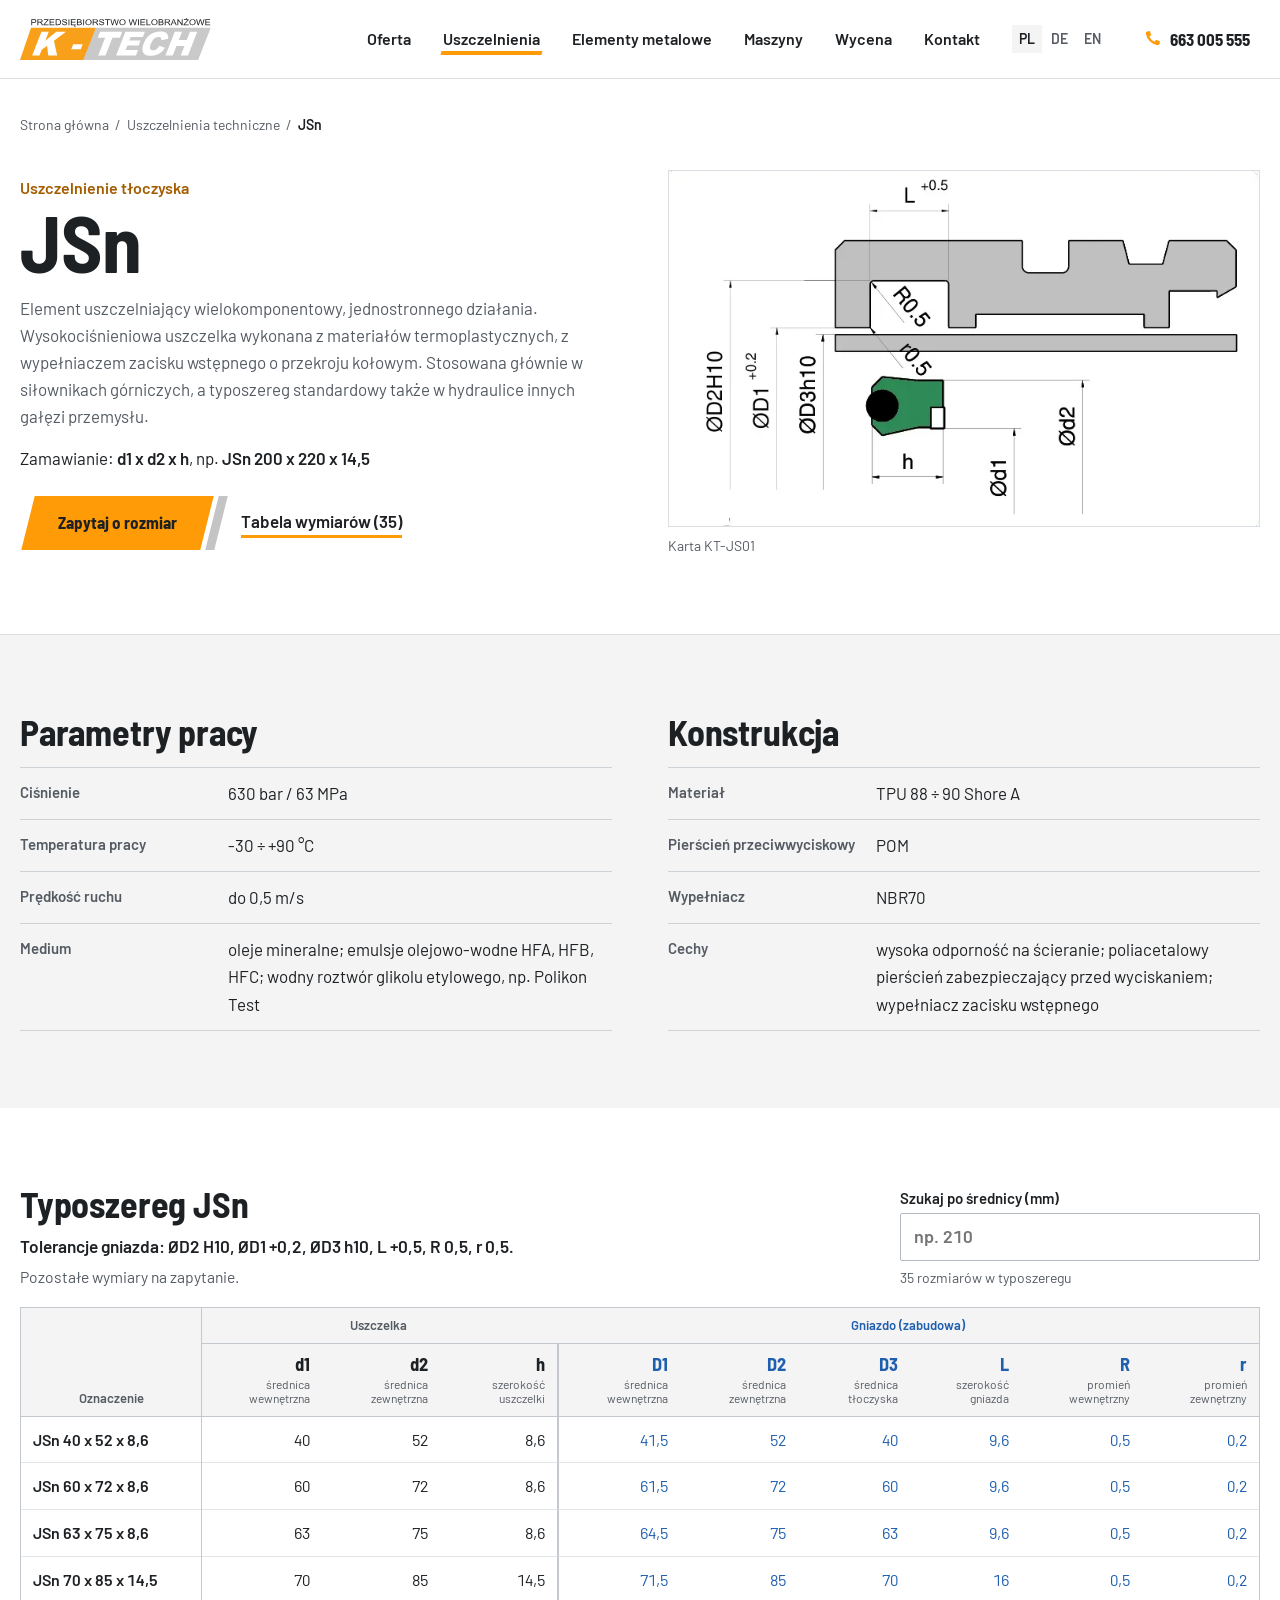
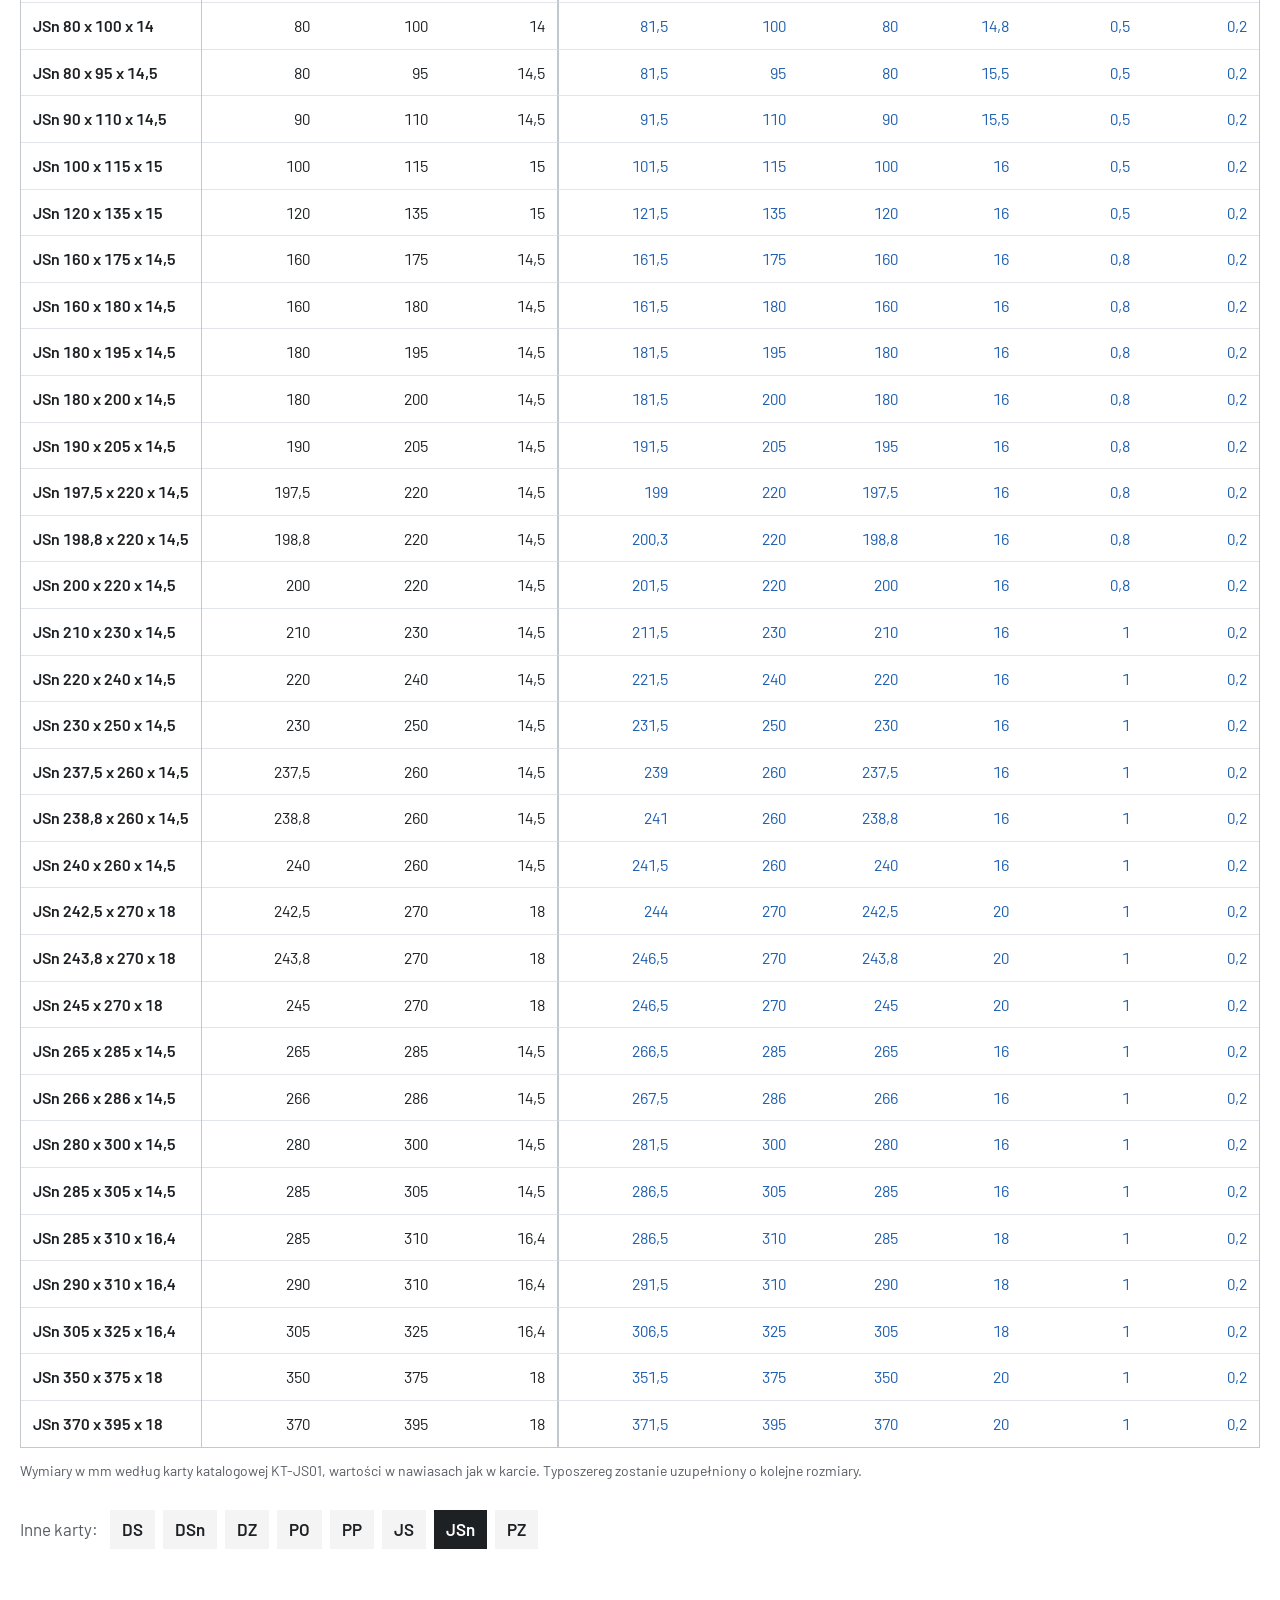
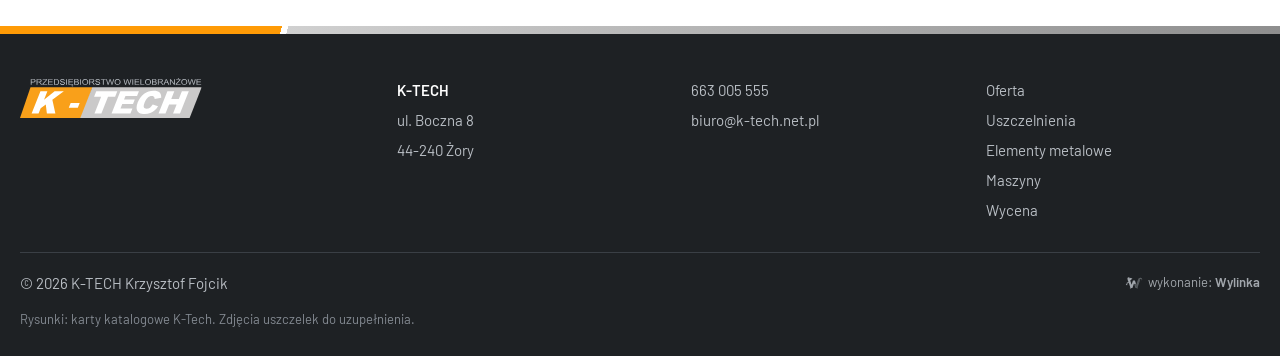
<file: uszczelnienia/jsn/index.html>
<!doctype html>
<html lang="pl">
<head>
<meta charset="utf-8">
<meta name="viewport" content="width=device-width,initial-scale=1,viewport-fit=cover">
<meta name="robots" content="noindex,nofollow">
<title>JSn uszczelnienie tłoczyska - wymiary i parametry - K-Tech</title>
<meta name="description" content="JSn, uszczelnienie tłoczyska: parametry pracy, materiał i tabela 35 rozmiarów uszczelki i gniazda.">
<meta name="theme-color" content="#FFFFFF">
<link rel="preload" href="../../fonts/barlow-semi-condensed-latin-700-normal.woff2" as="font" type="font/woff2" crossorigin>
<link rel="stylesheet" href="../../style.css">
<link rel="icon" href="../../img/favicon.svg" type="image/svg+xml">
<style>
.wylinka-badge{display:inline-flex;align-items:center;gap:.4em;color:inherit;text-decoration:none;font-size:.875em;line-height:1;opacity:.85}
.wylinka-badge:hover,.wylinka-badge:focus-visible{opacity:1}
.wylinka-badge:focus-visible{outline:2px solid currentColor;outline-offset:3px;border-radius:2px}
.wylinka-badge svg{width:18px;height:18px;flex:none;overflow:visible}
.wylinka-badge b{font-weight:600}
.wylinka-badge .wy-old{opacity:.45;transform-origin:40px 30px;transition:transform .32s cubic-bezier(.3,.7,.4,1),opacity .32s ease-out}
.wylinka-badge .wy-pod{opacity:0;transition:opacity .2s ease-out .08s}
.wylinka-badge:hover .wy-old,.wylinka-badge:focus-visible .wy-old{transform:translate(9px,7px) rotate(9deg);opacity:0}
.wylinka-badge:hover .wy-pod,.wylinka-badge:focus-visible .wy-pod{opacity:1}
@media (prefers-reduced-motion:reduce){.wylinka-badge .wy-old,.wylinka-badge .wy-pod{transition:none}.wylinka-badge:hover .wy-old,.wylinka-badge:focus-visible .wy-old{transform:none;opacity:.45}.wylinka-badge:hover .wy-pod,.wylinka-badge:focus-visible .wy-pod{opacity:0}}
</style>
</head>
<body class="podstrona">
<a class="skip" href="#tresc">Przejdź do treści</a>

<svg width="0" height="0" style="position:absolute" aria-hidden="true">
  <defs>
    <symbol id="logo" viewBox="0 0 702.6 154.7"><path fill-rule="evenodd" d="M41.7 26.3L41.7 4.6L50.8 4.6C52.4 4.6 53.5 4.6 54.4 4.8C55.5 4.9 56.6 5.3 57.4 5.7C58.3 6.2 58.8 6.9 59.4 7.9C59.7 8.8 60.1 9.7 60.1 10.8C60.1 12.6 59.4 14.3 58.1 15.5C56.8 16.8 54.4 17.4 51.0 17.4L44.8 17.4L44.8 26.3L41.7 26.3M44.8 14.8L51.2 14.8C53.2 14.8 54.6 14.4 55.5 13.9C56.3 13.2 56.8 12.1 56.8 11.0C56.8 10.0 56.5 9.1 56.1 8.6C55.5 7.9 54.8 7.5 53.9 7.3C53.5 7.1 52.4 7.1 51.0 7.1L44.8 7.1L44.8 14.8M64.1 26.3L64.1 4.6L74.9 4.6C76.9 4.6 78.6 4.8 79.7 5.1C80.9 5.5 81.7 6.2 82.4 7.1C83.1 8.2 83.5 9.3 83.5 10.4C83.5 12.1 82.8 13.3 81.8 14.3C80.6 15.3 78.9 16.1 76.5 16.4C77.5 16.6 78.0 17.2 78.6 17.4C79.5 18.3 80.4 19.2 81.1 20.3L85.3 26.3L81.3 26.3L78.2 21.7C77.3 20.5 76.5 19.4 75.8 18.8C75.3 18.1 74.7 17.5 74.2 17.2C73.8 17.0 73.3 16.8 72.9 16.6C72.5 16.6 71.8 16.6 71.1 16.6L67.4 16.6L67.4 26.3L64.1 26.3M67.4 14.1L74.2 14.1C75.6 14.1 76.7 14.1 77.6 13.7C78.4 13.3 79.1 13.0 79.5 12.4C79.8 11.7 80.2 11.1 80.2 10.4C80.2 9.5 79.7 8.6 78.9 7.9C78.0 7.3 76.7 6.9 74.9 6.9L67.4 6.9L67.4 14.1M86.4 26.3L86.4 23.6L98.8 9.7C99.7 8.6 100.5 7.9 101.2 7.1L87.9 7.1L87.9 4.6L105.0 4.6L105.0 7.1L91.5 22.1L90.1 23.7L105.4 23.7L105.4 26.3L86.4 26.3M109.1 26.3L109.1 4.6L126.4 4.6L126.4 7.1L112.2 7.1L112.2 13.7L125.5 13.7L125.5 16.3L112.2 16.3L112.2 23.7L127.0 23.7L127.0 26.3L109.1 26.3M131.4 26.3L131.4 4.6L139.6 4.6C141.6 4.6 143.0 4.6 144.0 4.8C145.4 5.1 146.5 5.7 147.4 6.4C148.7 7.3 149.6 8.6 150.4 10.0C150.9 11.7 151.3 13.3 151.3 15.3C151.3 17.0 151.1 18.5 150.7 19.5C150.2 21.0 149.6 21.9 149.1 22.8C148.3 23.6 147.6 24.3 146.9 24.8C146.0 25.2 145.1 25.6 144.0 25.9C142.9 26.1 141.6 26.3 140.1 26.3L131.4 26.3M134.6 23.7L139.8 23.7C141.2 23.7 142.5 23.6 143.4 23.2C144.3 23.0 145.1 22.7 145.6 22.1C146.3 21.4 146.9 20.5 147.4 19.4C147.8 18.3 148.0 16.8 148.0 15.2C148.0 13.0 147.6 11.1 146.7 10.0C146.0 8.8 144.9 7.9 143.8 7.5C142.9 7.1 141.6 7.1 139.6 7.1L134.6 7.1L134.6 23.7M154.6 19.2L157.7 19.0C157.8 20.1 158.0 21.0 158.6 21.7C159.1 22.5 159.9 23.0 160.9 23.4C162.0 23.7 163.3 24.1 164.8 24.1C165.9 24.1 167.0 23.9 167.9 23.6C168.8 23.2 169.5 22.8 170.1 22.3C170.4 21.6 170.6 21.0 170.6 20.3C170.6 19.7 170.4 19.0 170.1 18.6C169.5 18.1 168.8 17.7 167.9 17.4C167.2 17.0 165.7 16.6 163.5 16.3C161.3 15.7 159.9 15.3 158.9 15.0C157.8 14.3 156.9 13.7 156.4 12.8C155.8 12.1 155.5 11.1 155.5 10.2C155.5 9.1 155.8 8.0 156.6 7.1C157.3 6.2 158.2 5.5 159.5 4.9C160.9 4.4 162.4 4.2 164.1 4.2C165.7 4.2 167.3 4.4 168.8 4.9C170.1 5.5 171.2 6.2 171.9 7.3C172.6 8.2 173.0 9.3 173.0 10.6L169.9 11.0C169.9 9.5 169.4 8.4 168.3 7.9C167.3 7.1 165.9 6.8 164.1 6.8C162.2 6.8 160.8 7.1 159.9 7.7C158.9 8.2 158.6 9.1 158.6 10.0C158.6 10.8 158.9 11.3 159.5 11.9C160.2 12.4 161.7 13.0 164.2 13.3C167.0 14.1 168.6 14.4 169.7 14.8C171.0 15.3 172.1 16.1 172.6 17.0C173.4 17.9 173.7 19.0 173.7 20.1C173.7 21.2 173.4 22.3 172.6 23.4C171.9 24.3 170.8 25.2 169.5 25.8C168.1 26.3 166.6 26.7 164.8 26.7C162.6 26.7 160.9 26.3 159.5 25.8C157.8 25.2 156.7 24.3 156.0 23.2C155.1 21.9 154.7 20.6 154.6 19.2M181.8 4.6L181.8 26.3L178.7 26.3L178.7 4.6ZM187.4 26.3L187.4 4.6L205.0 4.6L205.0 7.1L190.7 7.1L190.7 13.7L204.1 13.7L204.1 16.3L190.7 16.3L190.7 23.7L205.5 23.7L205.5 26.3L187.4 26.3M204.4 26.3C203.7 26.7 203.2 27.0 202.8 27.6C202.6 28.1 202.4 28.5 202.4 29.0C202.4 29.4 202.4 29.8 202.8 30.1C203.0 30.3 203.3 30.5 203.9 30.5C204.2 30.5 204.4 30.5 204.8 30.5C205.0 30.3 205.2 30.3 205.5 30.1L205.5 32.2C204.6 32.3 203.9 32.5 203.2 32.5C202.8 32.5 202.2 32.5 201.9 32.3C201.3 32.2 201.0 32.0 200.8 31.8C200.4 31.6 200.2 31.2 200.0 30.9C200.0 30.5 199.9 30.3 199.9 30.0C199.9 29.2 200.0 28.7 200.6 28.0C201.0 27.4 201.5 26.7 202.2 26.3L204.4 26.3M209.7 26.3L209.7 4.6L218.9 4.6C220.7 4.6 222.2 4.8 223.2 5.1C224.3 5.7 225.3 6.2 225.8 7.1C226.4 8.0 226.7 9.1 226.7 10.0C226.7 11.0 226.5 11.9 226.0 12.6C225.4 13.5 224.5 14.3 223.4 14.6C224.9 15.0 226.0 15.7 226.7 16.6C227.6 17.5 228.0 18.6 228.0 19.9C228.0 21.0 227.6 21.9 227.3 22.8C226.7 23.6 226.2 24.3 225.4 24.8C224.7 25.2 223.8 25.6 222.9 25.9C221.8 26.1 220.5 26.3 218.9 26.3L209.7 26.3M213.0 13.7L218.1 13.7C219.6 13.7 220.5 13.5 221.2 13.3C222.0 13.2 222.5 12.8 223.1 12.2C223.4 11.9 223.6 11.1 223.6 10.4C223.6 9.7 223.4 9.1 223.1 8.6C222.7 7.9 222.2 7.7 221.4 7.3C220.7 7.1 219.4 7.1 217.8 7.1L213.0 7.1L213.0 13.7M213.0 23.7L218.9 23.7C220.0 23.7 220.7 23.6 221.1 23.6C221.8 23.4 222.5 23.2 222.9 23.0C223.4 22.7 223.8 22.3 224.2 21.7C224.5 21.2 224.7 20.6 224.7 19.9C224.7 19.2 224.3 18.5 224.0 17.9C223.4 17.2 222.9 16.8 222.0 16.6C221.2 16.3 220.0 16.3 218.5 16.3L213.0 16.3L213.0 23.7M236.0 4.6L236.0 26.3L232.9 26.3L232.9 4.6ZM240.8 15.7C240.8 12.1 241.7 9.3 243.9 7.1C246.1 5.1 248.8 4.2 252.3 4.2C254.5 4.2 256.5 4.8 258.1 5.7C260.0 6.6 261.4 7.9 262.3 9.5C263.3 11.3 263.8 13.3 263.8 15.3C263.8 17.5 263.3 19.5 262.2 21.4C261.2 23.0 259.8 24.3 258.0 25.2C256.3 26.1 254.3 26.7 252.3 26.7C249.9 26.7 247.9 26.1 246.1 25.0C244.3 24.1 243.0 22.8 242.1 21.0C241.1 19.4 240.8 17.5 240.8 15.7M243.9 15.7C243.9 18.3 244.8 20.5 246.3 21.9C247.9 23.4 249.9 24.1 252.1 24.1C254.7 24.1 256.5 23.4 258.1 21.9C259.6 20.3 260.3 18.3 260.3 15.3C260.3 13.7 260.2 12.1 259.4 10.8C258.7 9.5 257.8 8.4 256.5 7.7C255.2 7.1 253.8 6.6 252.3 6.6C249.9 6.6 248.1 7.3 246.4 8.8C244.8 10.2 243.9 12.4 243.9 15.7M267.8 26.3L267.8 4.6L278.6 4.6C280.8 4.6 282.3 4.8 283.5 5.1C284.6 5.5 285.5 6.2 286.1 7.1C286.8 8.2 287.2 9.3 287.2 10.4C287.2 12.1 286.6 13.3 285.5 14.3C284.3 15.3 282.6 16.1 280.4 16.4C281.2 16.6 281.9 17.2 282.3 17.4C283.2 18.3 284.1 19.2 285.0 20.3L289.0 26.3L285.0 26.3L281.9 21.7C281.0 20.5 280.2 19.4 279.7 18.8C279.0 18.1 278.4 17.5 278.1 17.2C277.5 17.0 277.1 16.8 276.6 16.6C276.2 16.6 275.7 16.6 274.8 16.6L271.1 16.6L271.1 26.3L267.8 26.3M271.1 14.1L277.9 14.1C279.3 14.1 280.4 14.1 281.3 13.7C282.1 13.3 282.8 13.0 283.2 12.4C283.5 11.7 283.9 11.1 283.9 10.4C283.9 9.5 283.5 8.6 282.6 7.9C281.7 7.3 280.4 6.9 278.8 6.9L271.1 6.9L271.1 14.1M291.0 19.2L294.1 19.0C294.1 20.1 294.5 21.0 295.0 21.7C295.6 22.5 296.3 23.0 297.4 23.4C298.5 23.7 299.8 24.1 301.3 24.1C302.4 24.1 303.4 23.9 304.4 23.6C305.3 23.2 306.0 22.8 306.6 22.3C306.9 21.6 307.1 21.0 307.1 20.3C307.1 19.7 306.9 19.0 306.6 18.6C306.0 18.1 305.3 17.7 304.4 17.4C303.6 17.0 302.2 16.6 300.0 16.3C297.8 15.7 296.3 15.3 295.4 15.0C294.3 14.3 293.4 13.7 292.9 12.8C292.3 12.1 291.9 11.1 291.9 10.2C291.9 9.1 292.3 8.0 293.0 7.1C293.8 6.2 294.7 5.5 296.0 4.9C297.4 4.4 298.9 4.2 300.5 4.2C302.2 4.2 303.8 4.4 305.3 4.9C306.6 5.5 307.7 6.2 308.4 7.3C309.1 8.2 309.5 9.3 309.5 10.6L306.4 11.0C306.2 9.5 305.6 8.4 304.7 7.9C303.8 7.1 302.4 6.8 300.5 6.8C298.7 6.8 297.2 7.1 296.3 7.7C295.4 8.2 295.0 9.1 295.0 10.0C295.0 10.8 295.4 11.3 296.0 11.9C296.7 12.4 298.1 13.0 300.7 13.3C303.4 14.1 305.1 14.4 306.0 14.8C307.5 15.3 308.6 16.1 309.1 17.0C309.8 17.9 310.2 19.0 310.2 20.1C310.2 21.2 309.8 22.3 309.1 23.4C308.4 24.3 307.3 25.2 306.0 25.8C304.5 26.3 303.1 26.7 301.3 26.7C299.1 26.7 297.4 26.3 296.0 25.8C294.3 25.2 293.2 24.3 292.3 23.2C291.6 21.9 291.2 20.6 291.0 19.2M320.6 26.3L320.6 7.1L312.8 7.1L312.8 4.6L331.8 4.6L331.8 7.1L323.9 7.1L323.9 26.3L320.6 26.3M339.3 26.3L332.9 4.6L336.1 4.6L339.8 18.8C340.2 20.3 340.5 21.7 340.9 23.2C341.4 20.8 341.8 19.5 342.0 19.2L346.6 4.6L350.4 4.6L353.9 15.5C354.6 18.3 355.3 20.8 355.7 23.2C356.1 21.9 356.4 20.3 357.0 18.5L360.6 4.6L363.9 4.6L357.3 26.3L354.2 26.3L349.1 9.7C348.8 8.4 348.4 7.5 348.4 7.1C348.0 8.2 347.8 9.0 347.7 9.7L342.5 26.3L339.3 26.3M365.9 15.7C365.9 12.1 367.0 9.3 369.0 7.1C371.2 5.1 374.0 4.2 377.4 4.2C379.6 4.2 381.6 4.8 383.5 5.7C385.1 6.6 386.6 7.9 387.5 9.5C388.4 11.3 388.9 13.3 388.9 15.3C388.9 17.5 388.4 19.5 387.5 21.4C386.4 23.0 385.1 24.3 383.3 25.2C381.5 26.1 379.4 26.7 377.4 26.7C375.1 26.7 373.1 26.1 371.2 25.0C369.6 24.1 368.1 22.8 367.2 21.0C366.3 19.4 365.9 17.5 365.9 15.7M369.2 15.7C369.2 18.3 369.9 20.5 371.6 21.9C373.1 23.4 375.1 24.1 377.4 24.1C379.8 24.1 381.8 23.4 383.3 21.9C384.9 20.3 385.7 18.3 385.7 15.3C385.7 13.7 385.3 12.1 384.6 10.8C384.0 9.5 382.9 8.4 381.6 7.7C380.5 7.1 379.1 6.6 377.4 6.6C375.2 6.6 373.2 7.3 371.6 8.8C369.9 10.2 369.2 12.4 369.2 15.7M406.5 26.3L400.3 4.6L403.6 4.6L407.0 18.8C407.6 20.3 407.8 21.7 408.1 23.2C408.9 20.8 409.2 19.5 409.2 19.2L413.8 4.6L417.6 4.6L421.1 15.5C422.0 18.3 422.6 20.8 422.9 23.2C423.3 21.9 423.7 20.3 424.2 18.5L427.9 4.6L431.1 4.6L424.6 26.3L421.5 26.3L416.3 9.7C416.0 8.4 415.8 7.5 415.6 7.1C415.4 8.2 415.1 9.0 414.9 9.7L410.0 26.3L406.5 26.3M437.9 4.6L437.9 26.3L434.6 26.3L434.6 4.6ZM443.6 26.3L443.6 4.6L460.9 4.6L460.9 7.1L446.7 7.1L446.7 13.7L460.0 13.7L460.0 16.3L446.7 16.3L446.7 23.7L461.5 23.7L461.5 26.3L443.6 26.3M465.7 26.3L465.7 4.6L469.0 4.6L469.0 23.7L480.8 23.7L480.8 26.3L465.7 26.3M483.6 15.7C483.6 12.1 484.7 9.3 486.9 7.1C489.1 5.1 491.8 4.2 495.3 4.2C497.5 4.2 499.5 4.8 501.1 5.7C502.9 6.6 504.4 7.9 505.3 9.5C506.2 11.3 506.6 13.3 506.6 15.3C506.6 17.5 506.2 19.5 505.1 21.4C504.2 23.0 502.8 24.3 500.9 25.2C499.1 26.1 497.3 26.7 495.1 26.7C492.9 26.7 490.9 26.1 489.1 25.0C487.2 24.1 486.0 22.8 485.0 21.0C484.1 19.4 483.6 17.5 483.6 15.7M486.9 15.7C486.9 18.3 487.8 20.5 489.2 21.9C490.9 23.4 492.7 24.1 495.1 24.1C497.6 24.1 499.5 23.4 501.1 21.9C502.6 20.3 503.3 18.3 503.3 15.3C503.3 13.7 502.9 12.1 502.4 10.8C501.7 9.5 500.8 8.4 499.5 7.7C498.2 7.1 496.7 6.6 495.3 6.6C492.9 6.6 491.1 7.3 489.4 8.8C487.8 10.2 486.9 12.4 486.9 15.7M510.6 26.3L510.6 4.6L519.8 4.6C521.6 4.6 523.0 4.8 524.1 5.1C525.2 5.7 526.1 6.2 526.7 7.1C527.4 8.0 527.6 9.1 527.6 10.0C527.6 11.0 527.4 11.9 526.9 12.6C526.3 13.5 525.4 14.3 524.3 14.6C525.8 15.0 526.9 15.7 527.6 16.6C528.5 17.5 528.9 18.6 528.9 19.9C528.9 21.0 528.5 21.9 528.2 22.8C527.6 23.6 527.1 24.3 526.3 24.8C525.6 25.2 524.7 25.6 523.8 25.9C522.7 26.1 521.4 26.3 519.9 26.3L510.6 26.3M513.9 13.7L519.0 13.7C520.5 13.7 521.6 13.5 522.1 13.3C522.9 13.2 523.6 12.8 524.0 12.2C524.3 11.9 524.5 11.1 524.5 10.4C524.5 9.7 524.3 9.1 524.0 8.6C523.6 7.9 523.0 7.7 522.3 7.3C521.6 7.1 520.3 7.1 518.7 7.1L513.9 7.1L513.9 13.7M513.9 23.7L519.9 23.7C520.8 23.7 521.6 23.6 521.9 23.6C522.7 23.4 523.4 23.2 524.0 23.0C524.3 22.7 524.7 22.3 525.1 21.7C525.4 21.2 525.6 20.6 525.6 19.9C525.6 19.2 525.4 18.5 524.9 17.9C524.3 17.2 523.8 16.8 522.9 16.6C522.1 16.3 520.8 16.3 519.4 16.3L513.9 16.3L513.9 23.7M533.3 26.3L533.3 4.6L544.1 4.6C546.1 4.6 547.7 4.8 548.8 5.1C549.9 5.5 550.8 6.2 551.5 7.1C552.3 8.2 552.5 9.3 552.5 10.4C552.5 12.1 551.9 13.3 550.8 14.3C549.7 15.3 548.1 16.1 545.7 16.4C546.6 16.6 547.2 17.2 547.7 17.4C548.6 18.3 549.5 19.2 550.3 20.3L554.5 26.3L550.4 26.3L547.3 21.7C546.4 20.5 545.7 19.4 545.0 18.8C544.4 18.1 543.9 17.5 543.3 17.2C543.0 17.0 542.4 16.8 541.9 16.6C541.7 16.6 540.9 16.6 540.2 16.6L536.4 16.6L536.4 26.3L533.3 26.3M536.4 14.1L543.3 14.1C544.8 14.1 545.9 14.1 546.8 13.7C547.5 13.3 548.1 13.0 548.6 12.4C549.0 11.7 549.2 11.1 549.2 10.4C549.2 9.5 548.8 8.6 547.9 7.9C547.2 7.3 545.9 6.9 544.1 6.9L536.4 6.9L536.4 14.1M554.8 26.3L564.1 4.6L567.6 4.6L577.5 26.3L573.8 26.3L571.1 19.5L560.9 19.5L558.3 26.3L554.8 26.3M561.8 17.4L570.0 17.4L567.4 11.3C566.7 9.5 566.2 8.0 565.8 6.8C565.4 8.2 565.1 9.5 564.3 11.0L561.8 17.4M579.9 26.3L579.9 4.6L583.1 4.6L595.8 21.6L595.8 4.6L598.9 4.6L598.9 26.3L595.6 26.3L583.0 9.1L583.0 26.3L579.9 26.3M602.3 26.3L602.3 23.6L614.8 9.7C615.5 8.6 616.4 7.9 617.1 7.1L603.8 7.1L603.8 4.6L621.0 4.6L621.0 7.1L607.4 22.1L606.0 23.7L621.3 23.7L621.3 26.3L602.3 26.3M610.7 3.1L610.7 0.0L614.4 0.0L614.4 3.1L610.7 3.1M623.9 15.7C623.9 12.1 624.8 9.3 627.0 7.1C629.2 5.1 631.9 4.2 635.4 4.2C637.6 4.2 639.6 4.8 641.4 5.7C643.1 6.6 644.5 7.9 645.4 9.5C646.4 11.3 646.9 13.3 646.9 15.3C646.9 17.5 646.4 19.5 645.4 21.4C644.3 23.0 643.1 24.3 641.2 25.2C639.4 26.1 637.4 26.7 635.4 26.7C633.0 26.7 631.0 26.1 629.2 25.0C627.5 24.1 626.1 22.8 625.2 21.0C624.3 19.4 623.9 17.5 623.9 15.7M627.0 15.7C627.0 18.3 627.9 20.5 629.4 21.9C631.0 23.4 633.0 24.1 635.4 24.1C637.8 24.1 639.6 23.4 641.2 21.9C642.7 20.3 643.6 18.3 643.6 15.3C643.6 13.7 643.3 12.1 642.5 10.8C641.8 9.5 640.9 8.4 639.6 7.7C638.3 7.1 637.0 6.6 635.4 6.6C633.0 6.6 631.2 7.3 629.6 8.8C627.9 10.2 627.0 12.4 627.0 15.7M655.1 26.3L648.7 4.6L652.0 4.6L655.7 18.8C656.0 20.3 656.4 21.7 656.8 23.2C657.3 20.8 657.7 19.5 657.9 19.2L662.4 4.6L666.3 4.6L669.7 15.5C670.5 18.3 671.2 20.8 671.6 23.2C671.9 21.9 672.3 20.3 672.8 18.5L676.5 4.6L679.8 4.6L673.2 26.3L670.1 26.3L665.0 9.7C664.6 8.4 664.3 7.5 664.3 7.1C663.9 8.2 663.7 9.0 663.5 9.7L658.4 26.3L655.1 26.3M682.7 26.3L682.7 4.6L700.1 4.6L700.1 7.1L686.0 7.1L686.0 13.7L699.2 13.7L699.2 16.3L686.0 16.3L686.0 23.7L700.8 23.7L700.8 26.3L682.7 26.3" fill="currentColor"/><path fill-rule="evenodd" d="M40.6 36.2L-0.0 154.7L240.1 154.7L280.4 36.2L40.6 36.2" fill="#F9A01A"/><path fill-rule="evenodd" d="M279.7 36.2L233.1 154.7L656.0 154.7L702.6 36.2L279.7 36.2" fill="#CAC9C9"/><path fill-rule="evenodd" d="M79.1 51.0L106.0 51.0L93.0 83.9L133.9 51.0L169.5 51.0L125.1 83.7L136.8 137.7L104.0 137.7L99.7 102.1L80.0 116.6L71.8 137.7L44.9 137.7L79.1 51.0M196.0 96.8L230.9 96.8L223.6 115.5L188.7 115.5L196.0 96.8M294.9 51.0L376.3 51.0L367.9 72.3L340.5 72.3L314.8 137.7L288.1 137.7L313.7 72.3L286.5 72.3L294.9 51.0M388.2 51.0L460.0 51.0L452.7 69.6L407.9 69.6L402.5 83.3L443.9 83.3L437.0 101.0L395.5 101.0L388.8 118.2L434.8 118.2L427.1 137.7L354.1 137.7L388.2 51.0M513.4 102.3L534.0 109.2C529.8 116.0 525.2 121.5 520.1 125.9C515.0 130.3 509.3 133.5 503.5 135.7C497.6 138.1 490.7 139.2 482.9 139.2C473.5 139.2 466.4 137.7 461.5 135.0C456.5 132.3 453.3 127.5 451.6 120.6C450.0 113.6 451.4 104.9 455.6 94.1C461.3 79.8 469.3 68.9 480.1 61.0C490.7 53.3 502.9 49.5 517.0 49.5C528.0 49.5 535.6 51.7 540.2 56.1C544.6 60.7 546.6 67.4 546.1 76.5L520.5 81.7C520.7 79.1 520.5 77.3 520.1 76.0C519.4 74.0 518.1 72.3 516.5 71.3C514.6 70.2 512.4 69.6 509.7 69.6C503.7 69.6 498.0 72.2 492.9 76.9C489.1 80.6 485.6 86.2 482.5 94.1C478.8 103.6 477.6 110.2 479.2 113.6C480.7 117.3 484.1 119.1 489.4 119.1C494.5 119.1 498.9 117.7 502.8 114.7C506.4 111.8 509.9 107.8 513.4 102.3M570.0 51.0L596.8 51.0L585.0 81.3L614.2 81.3L626.1 51.0L652.9 51.0L618.8 137.7L591.9 137.7L605.8 102.7L576.6 102.7L562.7 137.7L535.8 137.7L570.0 51.0" fill="#fff"/></symbol>
    <symbol id="tel" viewBox="0 0 20 20"><path d="M5.2 2.5 7.8 2l1.5 4-2 1.4a10 10 0 0 0 5.3 5.3l1.4-2 4 1.5-.5 2.6c-.2.9-1 1.5-1.9 1.4A14.5 14.5 0 0 1 3.8 4.4c-.1-.9.5-1.7 1.4-1.9Z" fill="currentColor"/></symbol>
  </defs>
</svg>

<header class="top" id="top">
  <div class="top-in">
    <a class="logo" href="../../" aria-label="K-Tech - strona główna"><svg viewBox="0 0 702.6 154.7" role="img"><title>K-TECH Przedsiębiorstwo Wielobranżowe</title><use href="#logo"/></svg></a>
    <nav class="nav" aria-label="Menu">
      <a href="../../#oferta">Oferta</a>
      <a href="../../uszczelnienia/" class="akt" aria-current="page">Uszczelnienia</a>
      <a href="../../#wyroby">Elementy metalowe</a>
      <a href="../../#maszyny">Maszyny</a>
      <a href="../../#wycena">Wycena</a>
      <a href="../../#kontakt">Kontakt</a>
    </nav>
    <div class="jezyki" aria-label="Język / Sprache / Language"><a href="../../" hreflang="pl" lang="pl" aria-current="page">PL</a><a href="../../de/" hreflang="de" lang="de">DE</a><a href="../../en/" hreflang="en" lang="en">EN</a></div>
    <a class="top-tel" href="tel:+48663005555" aria-label="Zadzwoń: 663 005 555"><svg><use href="#tel"/></svg><span>663 005 555</span></a>
    <button class="burger" type="button" aria-expanded="false" aria-controls="menu-mob" aria-label="Otwórz menu"><span></span><span></span><span></span></button>
  </div>
  <div class="menu-mob" id="menu-mob" hidden>
    <nav aria-label="Menu">
      <a href="../../#oferta">Oferta</a>
      <a href="../../uszczelnienia/">Uszczelnienia</a>
      <a href="../../#wyroby">Elementy metalowe</a>
      <a href="../../#maszyny">Maszyny</a>
      <a href="../../#wycena">Wycena</a>
      <a href="../../#kontakt">Kontakt</a>
    </nav>
    <div class="menu-mob-dol">
      <div class="jezyki"><a href="../../" hreflang="pl" lang="pl" aria-current="page">PL</a><a href="../../de/" hreflang="de" lang="de">DE</a><a href="../../en/" hreflang="en" lang="en">EN</a></div>
      <a class="menu-mob-tel" href="tel:+48663005555">663 005 555</a>
    </div>
  </div>
</header>

<main id="tresc">

<section class="sekcja pod-glowa">
  <div class="wrap">
    <nav class="okruchy" aria-label="Jesteś tutaj"><a href="../../">Strona główna</a><span>/</span><a href="../">Uszczelnienia techniczne</a><span>/</span><span aria-current="page">JSn</span></nav>
    <div class="kar-gora">
      <figure class="kar-foto">
        <img src="../../img/u/jsn-zabudowa.webp" alt="JSn - rysunek zabudowy z wymiarami" width="764" height="459" fetchpriority="high">
        <figcaption>Karta KT-JS01</figcaption>
      </figure>
      <div class="kar-opis">
        <p class="kar-typ">Uszczelnienie tłoczyska</p>
        <h1>JSn</h1>
        <p>Element uszczelniający wielokomponentowy, jednostronnego działania. Wysokociśnieniowa uszczelka wykonana z materiałów termoplastycznych, z wypełniaczem zacisku wstępnego o przekroju kołowym. Stosowana głównie w siłownikach górniczych, a typoszereg standardowy także w hydraulice innych gałęzi przemysłu.</p>
        <p class="kar-zam">Zamawianie: <b>d1 x d2 x h</b>, np. <b>JSn 200 x 220 x 14,5</b></p>
        <div class="kar-akcje"><a class="btn" href="../../#wycena"><span>Zapytaj o rozmiar</span></a><a class="kar-do-tab" href="#typoszereg">Tabela wymiarów (35)</a></div>
      </div>
    </div>
  </div>
</section>

<section class="sekcja szara kar-dane">
  <div class="wrap kar-siatka">
    <div>
      <h2>Parametry pracy</h2>
      <dl class="kar-param">
        <div><dt>Ciśnienie</dt><dd>630 bar / 63 MPa</dd></div>
        <div><dt>Temperatura pracy</dt><dd>-30 ÷ +90 °C</dd></div>
        <div><dt>Prędkość ruchu</dt><dd>do 0,5 m/s</dd></div>
        <div><dt>Medium</dt><dd>oleje mineralne; emulsje olejowo-wodne HFA, HFB, HFC; wodny roztwór glikolu etylowego, np. Polikon Test</dd></div>
      </dl>
    </div>
    <div>
      <h2>Konstrukcja</h2>
      <dl class="kar-param">
        <div><dt>Materiał</dt><dd>TPU 88 ÷ 90 Shore A</dd></div>
        <div><dt>Pierścień przeciwwyciskowy</dt><dd>POM</dd></div>
        <div><dt>Wypełniacz</dt><dd>NBR70</dd></div>
        <div><dt>Cechy</dt><dd>wysoka odporność na ścieranie; poliacetalowy pierścień zabezpieczający przed wyciskaniem; wypełniacz zacisku wstępnego</dd></div>
      </dl>
    </div>
  </div>
</section>

<section class="sekcja kar-tab" id="typoszereg">
  <div class="wrap">
    <div class="tab-glowa">
      <div class="tab-opis">
        <h2>Typoszereg JSn</h2>
        <p class="kar-tol">Tolerancje gniazda: ØD2 H10, ØD1 +0,2, ØD3 h10, L +0,5, R 0,5, r 0,5.</p>
        <p class="kar-uwaga">Pozostałe wymiary na zapytanie.</p>
      </div>
      <div class="filtr">
        <label for="filtr-d">Szukaj po średnicy (mm)</label>
        <div class="filtr-pole"><input id="filtr-d" type="text" inputmode="decimal" autocomplete="off" placeholder="np. 210"><button type="button" id="filtr-x" hidden aria-label="Wyczyść">Wyczyść</button></div>
        <p id="filtr-info" class="filtr-info" aria-live="polite">35 rozmiarów w typoszeregu</p>
      </div>
    </div>
    <p class="tab-hint">Tabelę można przesuwać w bok. Kolumna z oznaczeniem zostaje na miejscu.</p>
    <div class="tab-ramka" tabindex="0" role="region" aria-label="Tabela wymiarów JSn, przewijana w poziomie">
      <table id="tab-wym" class="tab-wym u3">
        <thead>
          <tr class="tab-grupy"><th scope="col" rowspan="2" class="tab-ozn">Oznaczenie</th><th colspan="3" scope="colgroup">Uszczelka</th><th colspan="6" scope="colgroup" class="zab">Gniazdo (zabudowa)</th></tr>
          <tr><th scope="col"><b>d1</b><span>średnica wewnętrzna</span></th><th scope="col"><b>d2</b><span>średnica zewnętrzna</span></th><th scope="col"><b>h</b><span>szerokość uszczelki</span></th><th scope="col" class="zab"><b>D1</b><span>średnica wewnętrzna</span></th><th scope="col" class="zab"><b>D2</b><span>średnica zewnętrzna</span></th><th scope="col" class="zab"><b>D3</b><span>średnica tłoczyska</span></th><th scope="col" class="zab"><b>L</b><span>szerokość gniazda</span></th><th scope="col" class="zab"><b>R</b><span>promień wewnętrzny</span></th><th scope="col" class="zab"><b>r</b><span>promień zewnętrzny</span></th></tr>
        </thead>
        <tbody>
          <tr data-d1="40" data-d2="52" data-d3="40"><th scope="row">JSn 40 x 52 x 8,6</th><td>40</td><td>52</td><td>8,6</td><td class="zab">41,5</td><td class="zab">52</td><td class="zab">40</td><td class="zab">9,6</td><td class="zab">0,5</td><td class="zab">0,2</td></tr>
<tr data-d1="60" data-d2="72" data-d3="60"><th scope="row">JSn 60 x 72 x 8,6</th><td>60</td><td>72</td><td>8,6</td><td class="zab">61,5</td><td class="zab">72</td><td class="zab">60</td><td class="zab">9,6</td><td class="zab">0,5</td><td class="zab">0,2</td></tr>
<tr data-d1="63" data-d2="75" data-d3="63"><th scope="row">JSn 63 x 75 x 8,6</th><td>63</td><td>75</td><td>8,6</td><td class="zab">64,5</td><td class="zab">75</td><td class="zab">63</td><td class="zab">9,6</td><td class="zab">0,5</td><td class="zab">0,2</td></tr>
<tr data-d1="70" data-d2="85" data-d3="70"><th scope="row">JSn 70 x 85 x 14,5</th><td>70</td><td>85</td><td>14,5</td><td class="zab">71,5</td><td class="zab">85</td><td class="zab">70</td><td class="zab">16</td><td class="zab">0,5</td><td class="zab">0,2</td></tr>
<tr data-d1="80" data-d2="100" data-d3="80"><th scope="row">JSn 80 x 100 x 14</th><td>80</td><td>100</td><td>14</td><td class="zab">81,5</td><td class="zab">100</td><td class="zab">80</td><td class="zab">14,8</td><td class="zab">0,5</td><td class="zab">0,2</td></tr>
<tr data-d1="80" data-d2="95" data-d3="80"><th scope="row">JSn 80 x 95 x 14,5</th><td>80</td><td>95</td><td>14,5</td><td class="zab">81,5</td><td class="zab">95</td><td class="zab">80</td><td class="zab">15,5</td><td class="zab">0,5</td><td class="zab">0,2</td></tr>
<tr data-d1="90" data-d2="110" data-d3="90"><th scope="row">JSn 90 x 110 x 14,5</th><td>90</td><td>110</td><td>14,5</td><td class="zab">91,5</td><td class="zab">110</td><td class="zab">90</td><td class="zab">15,5</td><td class="zab">0,5</td><td class="zab">0,2</td></tr>
<tr data-d1="100" data-d2="115" data-d3="100"><th scope="row">JSn 100 x 115 x 15</th><td>100</td><td>115</td><td>15</td><td class="zab">101,5</td><td class="zab">115</td><td class="zab">100</td><td class="zab">16</td><td class="zab">0,5</td><td class="zab">0,2</td></tr>
<tr data-d1="120" data-d2="135" data-d3="120"><th scope="row">JSn 120 x 135 x 15</th><td>120</td><td>135</td><td>15</td><td class="zab">121,5</td><td class="zab">135</td><td class="zab">120</td><td class="zab">16</td><td class="zab">0,5</td><td class="zab">0,2</td></tr>
<tr data-d1="160" data-d2="175" data-d3="160"><th scope="row">JSn 160 x 175 x 14,5</th><td>160</td><td>175</td><td>14,5</td><td class="zab">161,5</td><td class="zab">175</td><td class="zab">160</td><td class="zab">16</td><td class="zab">0,8</td><td class="zab">0,2</td></tr>
<tr data-d1="160" data-d2="180" data-d3="160"><th scope="row">JSn 160 x 180 x 14,5</th><td>160</td><td>180</td><td>14,5</td><td class="zab">161,5</td><td class="zab">180</td><td class="zab">160</td><td class="zab">16</td><td class="zab">0,8</td><td class="zab">0,2</td></tr>
<tr data-d1="180" data-d2="195" data-d3="180"><th scope="row">JSn 180 x 195 x 14,5</th><td>180</td><td>195</td><td>14,5</td><td class="zab">181,5</td><td class="zab">195</td><td class="zab">180</td><td class="zab">16</td><td class="zab">0,8</td><td class="zab">0,2</td></tr>
<tr data-d1="180" data-d2="200" data-d3="180"><th scope="row">JSn 180 x 200 x 14,5</th><td>180</td><td>200</td><td>14,5</td><td class="zab">181,5</td><td class="zab">200</td><td class="zab">180</td><td class="zab">16</td><td class="zab">0,8</td><td class="zab">0,2</td></tr>
<tr data-d1="190" data-d2="205" data-d3="195"><th scope="row">JSn 190 x 205 x 14,5</th><td>190</td><td>205</td><td>14,5</td><td class="zab">191,5</td><td class="zab">205</td><td class="zab">195</td><td class="zab">16</td><td class="zab">0,8</td><td class="zab">0,2</td></tr>
<tr data-d1="197,5" data-d2="220" data-d3="197,5"><th scope="row">JSn 197,5 x 220 x 14,5</th><td>197,5</td><td>220</td><td>14,5</td><td class="zab">199</td><td class="zab">220</td><td class="zab">197,5</td><td class="zab">16</td><td class="zab">0,8</td><td class="zab">0,2</td></tr>
<tr data-d1="198,8" data-d2="220" data-d3="198,8"><th scope="row">JSn 198,8 x 220 x 14,5</th><td>198,8</td><td>220</td><td>14,5</td><td class="zab">200,3</td><td class="zab">220</td><td class="zab">198,8</td><td class="zab">16</td><td class="zab">0,8</td><td class="zab">0,2</td></tr>
<tr data-d1="200" data-d2="220" data-d3="200"><th scope="row">JSn 200 x 220 x 14,5</th><td>200</td><td>220</td><td>14,5</td><td class="zab">201,5</td><td class="zab">220</td><td class="zab">200</td><td class="zab">16</td><td class="zab">0,8</td><td class="zab">0,2</td></tr>
<tr data-d1="210" data-d2="230" data-d3="210"><th scope="row">JSn 210 x 230 x 14,5</th><td>210</td><td>230</td><td>14,5</td><td class="zab">211,5</td><td class="zab">230</td><td class="zab">210</td><td class="zab">16</td><td class="zab">1</td><td class="zab">0,2</td></tr>
<tr data-d1="220" data-d2="240" data-d3="220"><th scope="row">JSn 220 x 240 x 14,5</th><td>220</td><td>240</td><td>14,5</td><td class="zab">221,5</td><td class="zab">240</td><td class="zab">220</td><td class="zab">16</td><td class="zab">1</td><td class="zab">0,2</td></tr>
<tr data-d1="230" data-d2="250" data-d3="230"><th scope="row">JSn 230 x 250 x 14,5</th><td>230</td><td>250</td><td>14,5</td><td class="zab">231,5</td><td class="zab">250</td><td class="zab">230</td><td class="zab">16</td><td class="zab">1</td><td class="zab">0,2</td></tr>
<tr data-d1="237,5" data-d2="260" data-d3="237,5"><th scope="row">JSn 237,5 x 260 x 14,5</th><td>237,5</td><td>260</td><td>14,5</td><td class="zab">239</td><td class="zab">260</td><td class="zab">237,5</td><td class="zab">16</td><td class="zab">1</td><td class="zab">0,2</td></tr>
<tr data-d1="238,8" data-d2="260" data-d3="238,8"><th scope="row">JSn 238,8 x 260 x 14,5</th><td>238,8</td><td>260</td><td>14,5</td><td class="zab">241</td><td class="zab">260</td><td class="zab">238,8</td><td class="zab">16</td><td class="zab">1</td><td class="zab">0,2</td></tr>
<tr data-d1="240" data-d2="260" data-d3="240"><th scope="row">JSn 240 x 260 x 14,5</th><td>240</td><td>260</td><td>14,5</td><td class="zab">241,5</td><td class="zab">260</td><td class="zab">240</td><td class="zab">16</td><td class="zab">1</td><td class="zab">0,2</td></tr>
<tr data-d1="242,5" data-d2="270" data-d3="242,5"><th scope="row">JSn 242,5 x 270 x 18</th><td>242,5</td><td>270</td><td>18</td><td class="zab">244</td><td class="zab">270</td><td class="zab">242,5</td><td class="zab">20</td><td class="zab">1</td><td class="zab">0,2</td></tr>
<tr data-d1="243,8" data-d2="270" data-d3="243,8"><th scope="row">JSn 243,8 x 270 x 18</th><td>243,8</td><td>270</td><td>18</td><td class="zab">246,5</td><td class="zab">270</td><td class="zab">243,8</td><td class="zab">20</td><td class="zab">1</td><td class="zab">0,2</td></tr>
<tr data-d1="245" data-d2="270" data-d3="245"><th scope="row">JSn 245 x 270 x 18</th><td>245</td><td>270</td><td>18</td><td class="zab">246,5</td><td class="zab">270</td><td class="zab">245</td><td class="zab">20</td><td class="zab">1</td><td class="zab">0,2</td></tr>
<tr data-d1="265" data-d2="285" data-d3="265"><th scope="row">JSn 265 x 285 x 14,5</th><td>265</td><td>285</td><td>14,5</td><td class="zab">266,5</td><td class="zab">285</td><td class="zab">265</td><td class="zab">16</td><td class="zab">1</td><td class="zab">0,2</td></tr>
<tr data-d1="266" data-d2="286" data-d3="266"><th scope="row">JSn 266 x 286 x 14,5</th><td>266</td><td>286</td><td>14,5</td><td class="zab">267,5</td><td class="zab">286</td><td class="zab">266</td><td class="zab">16</td><td class="zab">1</td><td class="zab">0,2</td></tr>
<tr data-d1="280" data-d2="300" data-d3="280"><th scope="row">JSn 280 x 300 x 14,5</th><td>280</td><td>300</td><td>14,5</td><td class="zab">281,5</td><td class="zab">300</td><td class="zab">280</td><td class="zab">16</td><td class="zab">1</td><td class="zab">0,2</td></tr>
<tr data-d1="285" data-d2="305" data-d3="285"><th scope="row">JSn 285 x 305 x 14,5</th><td>285</td><td>305</td><td>14,5</td><td class="zab">286,5</td><td class="zab">305</td><td class="zab">285</td><td class="zab">16</td><td class="zab">1</td><td class="zab">0,2</td></tr>
<tr data-d1="285" data-d2="310" data-d3="285"><th scope="row">JSn 285 x 310 x 16,4</th><td>285</td><td>310</td><td>16,4</td><td class="zab">286,5</td><td class="zab">310</td><td class="zab">285</td><td class="zab">18</td><td class="zab">1</td><td class="zab">0,2</td></tr>
<tr data-d1="290" data-d2="310" data-d3="290"><th scope="row">JSn 290 x 310 x 16,4</th><td>290</td><td>310</td><td>16,4</td><td class="zab">291,5</td><td class="zab">310</td><td class="zab">290</td><td class="zab">18</td><td class="zab">1</td><td class="zab">0,2</td></tr>
<tr data-d1="305" data-d2="325" data-d3="305"><th scope="row">JSn 305 x 325 x 16,4</th><td>305</td><td>325</td><td>16,4</td><td class="zab">306,5</td><td class="zab">325</td><td class="zab">305</td><td class="zab">18</td><td class="zab">1</td><td class="zab">0,2</td></tr>
<tr data-d1="350" data-d2="375" data-d3="350"><th scope="row">JSn 350 x 375 x 18</th><td>350</td><td>375</td><td>18</td><td class="zab">351,5</td><td class="zab">375</td><td class="zab">350</td><td class="zab">20</td><td class="zab">1</td><td class="zab">0,2</td></tr>
<tr data-d1="370" data-d2="395" data-d3="370"><th scope="row">JSn 370 x 395 x 18</th><td>370</td><td>395</td><td>18</td><td class="zab">371,5</td><td class="zab">395</td><td class="zab">370</td><td class="zab">20</td><td class="zab">1</td><td class="zab">0,2</td></tr>
        </tbody>
      </table>
    </div>
    <p id="filtr-brak" class="filtr-brak" hidden>Tego rozmiaru nie ma w typoszeregu. <a href="../../#wycena">Prosimy o zapytanie z wymiarami gniazda.</a></p>
    <p class="tab-przyp">Wymiary w mm według karty katalogowej KT-JS01, wartości w nawiasach jak w karcie. Typoszereg zostanie uzupełniony o kolejne rozmiary.</p>
    <nav class="kar-inne" aria-label="Inne modele"><span>Inne karty:</span> <a href="../ds/">DS</a> <a href="../dsn/">DSn</a> <a href="../dz/">DZ</a> <a href="../po/">PO</a> <a href="../pp/">PP</a> <a href="../js/">JS</a> <a href="../jsn/" aria-current="page">JSn</a> <a href="../pz/">PZ</a></nav>
  </div>
</section>

</main>

<div class="szew" aria-hidden="true"></div>
<footer class="stopka">
  <div class="wrap stopka-in">
    <div class="st-logo"><svg viewBox="0 0 702.6 154.7" role="img"><title>K-TECH</title><use href="#logo"/></svg></div>
    <div class="st-kol">
      <b>K-TECH</b>
      <span>ul. Boczna 8</span>
      <span>44-240 Żory</span>
    </div>
    <div class="st-kol">
      <a href="tel:+48663005555">663 005 555</a>
      <a href="mailto:biuro@k-tech.net.pl">biuro@k-tech.net.pl</a>
    </div>
    <nav class="st-kol" aria-label="Menu">
      <a href="../../#oferta">Oferta</a>
      <a href="../../uszczelnienia/">Uszczelnienia</a>
      <a href="../../#wyroby">Elementy metalowe</a>
      <a href="../../#maszyny">Maszyny</a>
      <a href="../../#wycena">Wycena</a>
    </nav>
  </div>
  <div class="wrap stopka-dol">
    <span>© <span id="rok">2026</span> K-TECH Krzysztof Fojcik</span>
    <a class="wylinka-badge" href="https://wylinka.pl/?utm_source=k-tech.net.pl&amp;utm_medium=stopka&amp;utm_campaign=wykonanie" rel="noopener" title="Strona wykonana przez Wylinka"><svg viewBox="0 0 64 64" aria-hidden="true" focusable="false" fill="currentColor"><path d="M9.8 22.8l-1.2-7.9 2.2-3.7 15.5 4.6-.5 1.5-7.2 5.5 4.7 15.6 5-15.6 7 0 4.1 12.7-4.2-.9-2.6 1.8-.8-2.2-5.3 15.6-4.3 0 .4 .2-2.1 2.8-1.3-1.1 1.1-1.4-3.1 .2-.1-1.7 2.2-.1-5.7-16.5-4.8 .6-.8 3.1 0 .5-.3 .5 .8 2.2-1.6 .5-.4-1.3-.8 1.6-1.5-.8 .8-1.6-1.4 .6-.6-1.6 2.3-.8 .2-.4 1.3-4.8 5.9-.8-2.4-6.9zM15.2 13.7l-.1-.4-.4 .8-.1 .8 .1 1 .1 .4 .3 .7 .3-.9 .1-.7 0-.8z"/><path class="wy-pod" d="M37.1 49.8l-4.5-13.3 2.6-1.8 4.2 .9 .9 2.8 3-9.7 0-.5 .1-.8 3.2-8.4 .5-1 .6-1 .9-1.1 1.3-1 1.1-.7 1.4-.5 1.4-.3 .7 0 .9 0 1.2 .3 1.4 .6 .8 .5 .7 .7 .6 .7 .5 .9 .3 .9 .1 .9 0 .8-.2 .9-.5 .9-.5 .6-.7 .5-.7 .3-.1-.1 0-.1 .5-.5 .3-.7 .2-.5 0-.6-.1-.6-.3-.7-.4-.5-.4-.4-.5-.3-.6-.3-.7 0-.7 .1-.6 .1-.5 .4-.5 .5-.3 .5-.2 .7-.1 1.5-1.4 5.1-.8 3.3-.3 .7-.5 .7-6 17.5 1.9 .1-.1 1.7-3.1-.2 1.1 1.4-1.3 1.1-2.1-2.8 .4-.2z"/><path class="wy-old" d="M40.8 50l.4-.2-4.1 0-4.2-12.5 2.5-1.7 4.3 .9 .6 1.9 .6-1.6 0-.3 2.4-7.8 0-.5 .1-.8 3.2-8.4 .4-.8 .6-.9 .9-1.2 .9-.9 1.3-.8 1.4-.6 1.2-.3 1.4-.1 1.3 .1 .6 .2 .8 .3 1.1 .6 .9 .7 .7 .9 .5 .9 .3 .9 .1 1.1-.1 .9-.3 .9-.4 .7-.6 .7-.6 .4-.6 .2-.1-.1 0-.1 .5-.5 .3-.7 .2-.5 0-.5-.1-.6-.2-.6-.3-.5-.4-.5-.5-.3-.6-.3-.7-.1-.6 0-.6 .1-.6 .3-.6 .5-.3 .4-.2 .5-.1 .5-.1 1.5-1.4 5.1-.8 3.3-.3 .7-.5 .7-6 17.5 1.9 .1-.1 1.7-3.1-.2 1.1 1.4-1.3 1.1zM49.6 17.1l.6 1.7-1.5 1.9 .4 .4 1.8-2.1-.7-2.1zM48.1 28.3l.5 1.8-1.7 1.8 .4 .4 1.9-2-.6-2.2zM37.9 41.7l1.7-1.5-.4-.4-1.7 1.4zM42.6 38.7l-1.5 2.8 1.1 2-1.3 2.6 .5 .2 1.5-2.8-1.1-2 1.4-2.5z"/></svg><span>wykonanie: <b>Wylinka</b></span></a>
  </div>
  <p class="wrap st-nota">Rysunki: karty katalogowe K-Tech. Zdjęcia uszczelek do uzupełnienia.</p>
</footer>

<script src="../../app.js" defer></script>
</body>
</html>
</file>
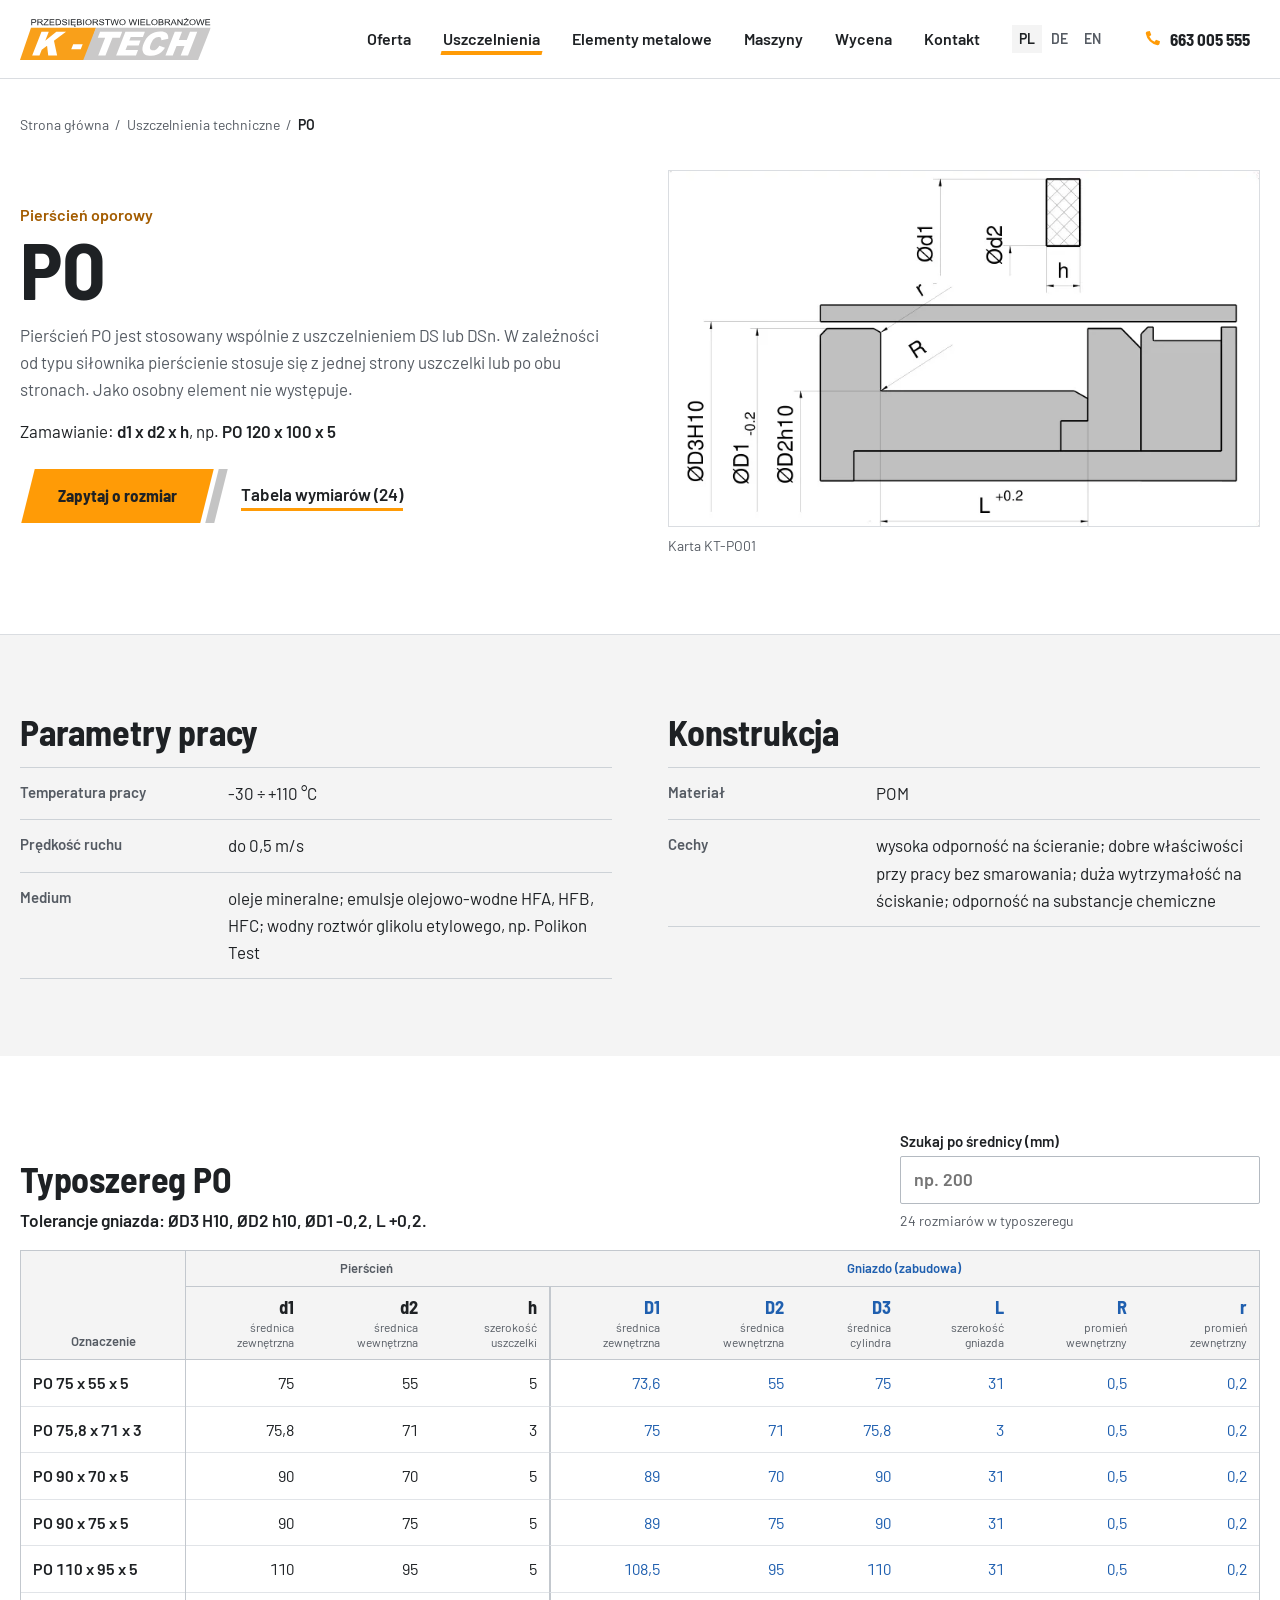
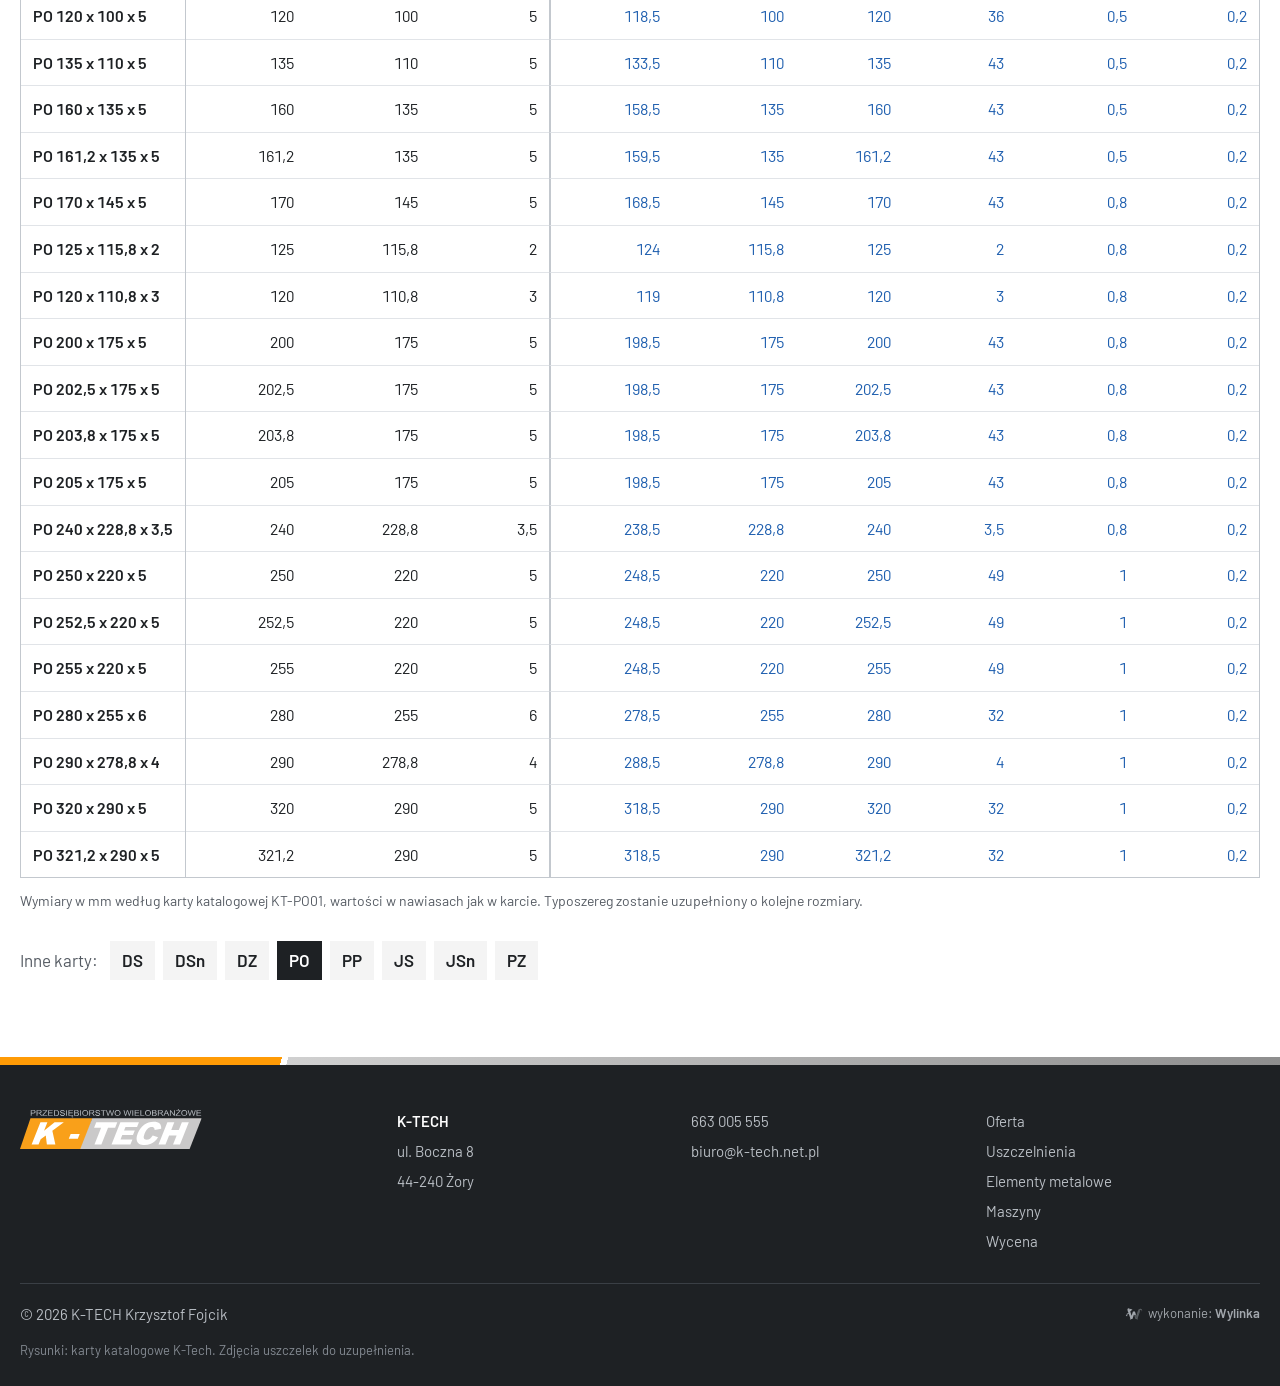
<file: uszczelnienia/po/index.html>
<!doctype html>
<html lang="pl">
<head>
<meta charset="utf-8">
<meta name="viewport" content="width=device-width,initial-scale=1,viewport-fit=cover">
<meta name="robots" content="noindex,nofollow">
<title>PO pierścień oporowy - wymiary i parametry - K-Tech</title>
<meta name="description" content="PO, pierścień oporowy: parametry pracy, materiał i tabela 24 rozmiarów uszczelki i gniazda.">
<meta name="theme-color" content="#FFFFFF">
<link rel="preload" href="../../fonts/barlow-semi-condensed-latin-700-normal.woff2" as="font" type="font/woff2" crossorigin>
<link rel="stylesheet" href="../../style.css">
<link rel="icon" href="../../img/favicon.svg" type="image/svg+xml">
<style>
.wylinka-badge{display:inline-flex;align-items:center;gap:.4em;color:inherit;text-decoration:none;font-size:.875em;line-height:1;opacity:.85}
.wylinka-badge:hover,.wylinka-badge:focus-visible{opacity:1}
.wylinka-badge:focus-visible{outline:2px solid currentColor;outline-offset:3px;border-radius:2px}
.wylinka-badge svg{width:18px;height:18px;flex:none;overflow:visible}
.wylinka-badge b{font-weight:600}
.wylinka-badge .wy-old{opacity:.45;transform-origin:40px 30px;transition:transform .32s cubic-bezier(.3,.7,.4,1),opacity .32s ease-out}
.wylinka-badge .wy-pod{opacity:0;transition:opacity .2s ease-out .08s}
.wylinka-badge:hover .wy-old,.wylinka-badge:focus-visible .wy-old{transform:translate(9px,7px) rotate(9deg);opacity:0}
.wylinka-badge:hover .wy-pod,.wylinka-badge:focus-visible .wy-pod{opacity:1}
@media (prefers-reduced-motion:reduce){.wylinka-badge .wy-old,.wylinka-badge .wy-pod{transition:none}.wylinka-badge:hover .wy-old,.wylinka-badge:focus-visible .wy-old{transform:none;opacity:.45}.wylinka-badge:hover .wy-pod,.wylinka-badge:focus-visible .wy-pod{opacity:0}}
</style>
</head>
<body class="podstrona">
<a class="skip" href="#tresc">Przejdź do treści</a>

<svg width="0" height="0" style="position:absolute" aria-hidden="true">
  <defs>
    <symbol id="logo" viewBox="0 0 702.6 154.7"><path fill-rule="evenodd" d="M41.7 26.3L41.7 4.6L50.8 4.6C52.4 4.6 53.5 4.6 54.4 4.8C55.5 4.9 56.6 5.3 57.4 5.7C58.3 6.2 58.8 6.9 59.4 7.9C59.7 8.8 60.1 9.7 60.1 10.8C60.1 12.6 59.4 14.3 58.1 15.5C56.8 16.8 54.4 17.4 51.0 17.4L44.8 17.4L44.8 26.3L41.7 26.3M44.8 14.8L51.2 14.8C53.2 14.8 54.6 14.4 55.5 13.9C56.3 13.2 56.8 12.1 56.8 11.0C56.8 10.0 56.5 9.1 56.1 8.6C55.5 7.9 54.8 7.5 53.9 7.3C53.5 7.1 52.4 7.1 51.0 7.1L44.8 7.1L44.8 14.8M64.1 26.3L64.1 4.6L74.9 4.6C76.9 4.6 78.6 4.8 79.7 5.1C80.9 5.5 81.7 6.2 82.4 7.1C83.1 8.2 83.5 9.3 83.5 10.4C83.5 12.1 82.8 13.3 81.8 14.3C80.6 15.3 78.9 16.1 76.5 16.4C77.5 16.6 78.0 17.2 78.6 17.4C79.5 18.3 80.4 19.2 81.1 20.3L85.3 26.3L81.3 26.3L78.2 21.7C77.3 20.5 76.5 19.4 75.8 18.8C75.3 18.1 74.7 17.5 74.2 17.2C73.8 17.0 73.3 16.8 72.9 16.6C72.5 16.6 71.8 16.6 71.1 16.6L67.4 16.6L67.4 26.3L64.1 26.3M67.4 14.1L74.2 14.1C75.6 14.1 76.7 14.1 77.6 13.7C78.4 13.3 79.1 13.0 79.5 12.4C79.8 11.7 80.2 11.1 80.2 10.4C80.2 9.5 79.7 8.6 78.9 7.9C78.0 7.3 76.7 6.9 74.9 6.9L67.4 6.9L67.4 14.1M86.4 26.3L86.4 23.6L98.8 9.7C99.7 8.6 100.5 7.9 101.2 7.1L87.9 7.1L87.9 4.6L105.0 4.6L105.0 7.1L91.5 22.1L90.1 23.7L105.4 23.7L105.4 26.3L86.4 26.3M109.1 26.3L109.1 4.6L126.4 4.6L126.4 7.1L112.2 7.1L112.2 13.7L125.5 13.7L125.5 16.3L112.2 16.3L112.2 23.7L127.0 23.7L127.0 26.3L109.1 26.3M131.4 26.3L131.4 4.6L139.6 4.6C141.6 4.6 143.0 4.6 144.0 4.8C145.4 5.1 146.5 5.7 147.4 6.4C148.7 7.3 149.6 8.6 150.4 10.0C150.9 11.7 151.3 13.3 151.3 15.3C151.3 17.0 151.1 18.5 150.7 19.5C150.2 21.0 149.6 21.9 149.1 22.8C148.3 23.6 147.6 24.3 146.9 24.8C146.0 25.2 145.1 25.6 144.0 25.9C142.9 26.1 141.6 26.3 140.1 26.3L131.4 26.3M134.6 23.7L139.8 23.7C141.2 23.7 142.5 23.6 143.4 23.2C144.3 23.0 145.1 22.7 145.6 22.1C146.3 21.4 146.9 20.5 147.4 19.4C147.8 18.3 148.0 16.8 148.0 15.2C148.0 13.0 147.6 11.1 146.7 10.0C146.0 8.8 144.9 7.9 143.8 7.5C142.9 7.1 141.6 7.1 139.6 7.1L134.6 7.1L134.6 23.7M154.6 19.2L157.7 19.0C157.8 20.1 158.0 21.0 158.6 21.7C159.1 22.5 159.9 23.0 160.9 23.4C162.0 23.7 163.3 24.1 164.8 24.1C165.9 24.1 167.0 23.9 167.9 23.6C168.8 23.2 169.5 22.8 170.1 22.3C170.4 21.6 170.6 21.0 170.6 20.3C170.6 19.7 170.4 19.0 170.1 18.6C169.5 18.1 168.8 17.7 167.9 17.4C167.2 17.0 165.7 16.6 163.5 16.3C161.3 15.7 159.9 15.3 158.9 15.0C157.8 14.3 156.9 13.7 156.4 12.8C155.8 12.1 155.5 11.1 155.5 10.2C155.5 9.1 155.8 8.0 156.6 7.1C157.3 6.2 158.2 5.5 159.5 4.9C160.9 4.4 162.4 4.2 164.1 4.2C165.7 4.2 167.3 4.4 168.8 4.9C170.1 5.5 171.2 6.2 171.9 7.3C172.6 8.2 173.0 9.3 173.0 10.6L169.9 11.0C169.9 9.5 169.4 8.4 168.3 7.9C167.3 7.1 165.9 6.8 164.1 6.8C162.2 6.8 160.8 7.1 159.9 7.7C158.9 8.2 158.6 9.1 158.6 10.0C158.6 10.8 158.9 11.3 159.5 11.9C160.2 12.4 161.7 13.0 164.2 13.3C167.0 14.1 168.6 14.4 169.7 14.8C171.0 15.3 172.1 16.1 172.6 17.0C173.4 17.9 173.7 19.0 173.7 20.1C173.7 21.2 173.4 22.3 172.6 23.4C171.9 24.3 170.8 25.2 169.5 25.8C168.1 26.3 166.6 26.7 164.8 26.7C162.6 26.7 160.9 26.3 159.5 25.8C157.8 25.2 156.7 24.3 156.0 23.2C155.1 21.9 154.7 20.6 154.6 19.2M181.8 4.6L181.8 26.3L178.7 26.3L178.7 4.6ZM187.4 26.3L187.4 4.6L205.0 4.6L205.0 7.1L190.7 7.1L190.7 13.7L204.1 13.7L204.1 16.3L190.7 16.3L190.7 23.7L205.5 23.7L205.5 26.3L187.4 26.3M204.4 26.3C203.7 26.7 203.2 27.0 202.8 27.6C202.6 28.1 202.4 28.5 202.4 29.0C202.4 29.4 202.4 29.8 202.8 30.1C203.0 30.3 203.3 30.5 203.9 30.5C204.2 30.5 204.4 30.5 204.8 30.5C205.0 30.3 205.2 30.3 205.5 30.1L205.5 32.2C204.6 32.3 203.9 32.5 203.2 32.5C202.8 32.5 202.2 32.5 201.9 32.3C201.3 32.2 201.0 32.0 200.8 31.8C200.4 31.6 200.2 31.2 200.0 30.9C200.0 30.5 199.9 30.3 199.9 30.0C199.9 29.2 200.0 28.7 200.6 28.0C201.0 27.4 201.5 26.7 202.2 26.3L204.4 26.3M209.7 26.3L209.7 4.6L218.9 4.6C220.7 4.6 222.2 4.8 223.2 5.1C224.3 5.7 225.3 6.2 225.8 7.1C226.4 8.0 226.7 9.1 226.7 10.0C226.7 11.0 226.5 11.9 226.0 12.6C225.4 13.5 224.5 14.3 223.4 14.6C224.9 15.0 226.0 15.7 226.7 16.6C227.6 17.5 228.0 18.6 228.0 19.9C228.0 21.0 227.6 21.9 227.3 22.8C226.7 23.6 226.2 24.3 225.4 24.8C224.7 25.2 223.8 25.6 222.9 25.9C221.8 26.1 220.5 26.3 218.9 26.3L209.7 26.3M213.0 13.7L218.1 13.7C219.6 13.7 220.5 13.5 221.2 13.3C222.0 13.2 222.5 12.8 223.1 12.2C223.4 11.9 223.6 11.1 223.6 10.4C223.6 9.7 223.4 9.1 223.1 8.6C222.7 7.9 222.2 7.7 221.4 7.3C220.7 7.1 219.4 7.1 217.8 7.1L213.0 7.1L213.0 13.7M213.0 23.7L218.9 23.7C220.0 23.7 220.7 23.6 221.1 23.6C221.8 23.4 222.5 23.2 222.9 23.0C223.4 22.7 223.8 22.3 224.2 21.7C224.5 21.2 224.7 20.6 224.7 19.9C224.7 19.2 224.3 18.5 224.0 17.9C223.4 17.2 222.9 16.8 222.0 16.6C221.2 16.3 220.0 16.3 218.5 16.3L213.0 16.3L213.0 23.7M236.0 4.6L236.0 26.3L232.9 26.3L232.9 4.6ZM240.8 15.7C240.8 12.1 241.7 9.3 243.9 7.1C246.1 5.1 248.8 4.2 252.3 4.2C254.5 4.2 256.5 4.8 258.1 5.7C260.0 6.6 261.4 7.9 262.3 9.5C263.3 11.3 263.8 13.3 263.8 15.3C263.8 17.5 263.3 19.5 262.2 21.4C261.2 23.0 259.8 24.3 258.0 25.2C256.3 26.1 254.3 26.7 252.3 26.7C249.9 26.7 247.9 26.1 246.1 25.0C244.3 24.1 243.0 22.8 242.1 21.0C241.1 19.4 240.8 17.5 240.8 15.7M243.9 15.7C243.9 18.3 244.8 20.5 246.3 21.9C247.9 23.4 249.9 24.1 252.1 24.1C254.7 24.1 256.5 23.4 258.1 21.9C259.6 20.3 260.3 18.3 260.3 15.3C260.3 13.7 260.2 12.1 259.4 10.8C258.7 9.5 257.8 8.4 256.5 7.7C255.2 7.1 253.8 6.6 252.3 6.6C249.9 6.6 248.1 7.3 246.4 8.8C244.8 10.2 243.9 12.4 243.9 15.7M267.8 26.3L267.8 4.6L278.6 4.6C280.8 4.6 282.3 4.8 283.5 5.1C284.6 5.5 285.5 6.2 286.1 7.1C286.8 8.2 287.2 9.3 287.2 10.4C287.2 12.1 286.6 13.3 285.5 14.3C284.3 15.3 282.6 16.1 280.4 16.4C281.2 16.6 281.9 17.2 282.3 17.4C283.2 18.3 284.1 19.2 285.0 20.3L289.0 26.3L285.0 26.3L281.9 21.7C281.0 20.5 280.2 19.4 279.7 18.8C279.0 18.1 278.4 17.5 278.1 17.2C277.5 17.0 277.1 16.8 276.6 16.6C276.2 16.6 275.7 16.6 274.8 16.6L271.1 16.6L271.1 26.3L267.8 26.3M271.1 14.1L277.9 14.1C279.3 14.1 280.4 14.1 281.3 13.7C282.1 13.3 282.8 13.0 283.2 12.4C283.5 11.7 283.9 11.1 283.9 10.4C283.9 9.5 283.5 8.6 282.6 7.9C281.7 7.3 280.4 6.9 278.8 6.9L271.1 6.9L271.1 14.1M291.0 19.2L294.1 19.0C294.1 20.1 294.5 21.0 295.0 21.7C295.6 22.5 296.3 23.0 297.4 23.4C298.5 23.7 299.8 24.1 301.3 24.1C302.4 24.1 303.4 23.9 304.4 23.6C305.3 23.2 306.0 22.8 306.6 22.3C306.9 21.6 307.1 21.0 307.1 20.3C307.1 19.7 306.9 19.0 306.6 18.6C306.0 18.1 305.3 17.7 304.4 17.4C303.6 17.0 302.2 16.6 300.0 16.3C297.8 15.7 296.3 15.3 295.4 15.0C294.3 14.3 293.4 13.7 292.9 12.8C292.3 12.1 291.9 11.1 291.9 10.2C291.9 9.1 292.3 8.0 293.0 7.1C293.8 6.2 294.7 5.5 296.0 4.9C297.4 4.4 298.9 4.2 300.5 4.2C302.2 4.2 303.8 4.4 305.3 4.9C306.6 5.5 307.7 6.2 308.4 7.3C309.1 8.2 309.5 9.3 309.5 10.6L306.4 11.0C306.2 9.5 305.6 8.4 304.7 7.9C303.8 7.1 302.4 6.8 300.5 6.8C298.7 6.8 297.2 7.1 296.3 7.7C295.4 8.2 295.0 9.1 295.0 10.0C295.0 10.8 295.4 11.3 296.0 11.9C296.7 12.4 298.1 13.0 300.7 13.3C303.4 14.1 305.1 14.4 306.0 14.8C307.5 15.3 308.6 16.1 309.1 17.0C309.8 17.9 310.2 19.0 310.2 20.1C310.2 21.2 309.8 22.3 309.1 23.4C308.4 24.3 307.3 25.2 306.0 25.8C304.5 26.3 303.1 26.7 301.3 26.7C299.1 26.7 297.4 26.3 296.0 25.8C294.3 25.2 293.2 24.3 292.3 23.2C291.6 21.9 291.2 20.6 291.0 19.2M320.6 26.3L320.6 7.1L312.8 7.1L312.8 4.6L331.8 4.6L331.8 7.1L323.9 7.1L323.9 26.3L320.6 26.3M339.3 26.3L332.9 4.6L336.1 4.6L339.8 18.8C340.2 20.3 340.5 21.7 340.9 23.2C341.4 20.8 341.8 19.5 342.0 19.2L346.6 4.6L350.4 4.6L353.9 15.5C354.6 18.3 355.3 20.8 355.7 23.2C356.1 21.9 356.4 20.3 357.0 18.5L360.6 4.6L363.9 4.6L357.3 26.3L354.2 26.3L349.1 9.7C348.8 8.4 348.4 7.5 348.4 7.1C348.0 8.2 347.8 9.0 347.7 9.7L342.5 26.3L339.3 26.3M365.9 15.7C365.9 12.1 367.0 9.3 369.0 7.1C371.2 5.1 374.0 4.2 377.4 4.2C379.6 4.2 381.6 4.8 383.5 5.7C385.1 6.6 386.6 7.9 387.5 9.5C388.4 11.3 388.9 13.3 388.9 15.3C388.9 17.5 388.4 19.5 387.5 21.4C386.4 23.0 385.1 24.3 383.3 25.2C381.5 26.1 379.4 26.7 377.4 26.7C375.1 26.7 373.1 26.1 371.2 25.0C369.6 24.1 368.1 22.8 367.2 21.0C366.3 19.4 365.9 17.5 365.9 15.7M369.2 15.7C369.2 18.3 369.9 20.5 371.6 21.9C373.1 23.4 375.1 24.1 377.4 24.1C379.8 24.1 381.8 23.4 383.3 21.9C384.9 20.3 385.7 18.3 385.7 15.3C385.7 13.7 385.3 12.1 384.6 10.8C384.0 9.5 382.9 8.4 381.6 7.7C380.5 7.1 379.1 6.6 377.4 6.6C375.2 6.6 373.2 7.3 371.6 8.8C369.9 10.2 369.2 12.4 369.2 15.7M406.5 26.3L400.3 4.6L403.6 4.6L407.0 18.8C407.6 20.3 407.8 21.7 408.1 23.2C408.9 20.8 409.2 19.5 409.2 19.2L413.8 4.6L417.6 4.6L421.1 15.5C422.0 18.3 422.6 20.8 422.9 23.2C423.3 21.9 423.7 20.3 424.2 18.5L427.9 4.6L431.1 4.6L424.6 26.3L421.5 26.3L416.3 9.7C416.0 8.4 415.8 7.5 415.6 7.1C415.4 8.2 415.1 9.0 414.9 9.7L410.0 26.3L406.5 26.3M437.9 4.6L437.9 26.3L434.6 26.3L434.6 4.6ZM443.6 26.3L443.6 4.6L460.9 4.6L460.9 7.1L446.7 7.1L446.7 13.7L460.0 13.7L460.0 16.3L446.7 16.3L446.7 23.7L461.5 23.7L461.5 26.3L443.6 26.3M465.7 26.3L465.7 4.6L469.0 4.6L469.0 23.7L480.8 23.7L480.8 26.3L465.7 26.3M483.6 15.7C483.6 12.1 484.7 9.3 486.9 7.1C489.1 5.1 491.8 4.2 495.3 4.2C497.5 4.2 499.5 4.8 501.1 5.7C502.9 6.6 504.4 7.9 505.3 9.5C506.2 11.3 506.6 13.3 506.6 15.3C506.6 17.5 506.2 19.5 505.1 21.4C504.2 23.0 502.8 24.3 500.9 25.2C499.1 26.1 497.3 26.7 495.1 26.7C492.9 26.7 490.9 26.1 489.1 25.0C487.2 24.1 486.0 22.8 485.0 21.0C484.1 19.4 483.6 17.5 483.6 15.7M486.9 15.7C486.9 18.3 487.8 20.5 489.2 21.9C490.9 23.4 492.7 24.1 495.1 24.1C497.6 24.1 499.5 23.4 501.1 21.9C502.6 20.3 503.3 18.3 503.3 15.3C503.3 13.7 502.9 12.1 502.4 10.8C501.7 9.5 500.8 8.4 499.5 7.7C498.2 7.1 496.7 6.6 495.3 6.6C492.9 6.6 491.1 7.3 489.4 8.8C487.8 10.2 486.9 12.4 486.9 15.7M510.6 26.3L510.6 4.6L519.8 4.6C521.6 4.6 523.0 4.8 524.1 5.1C525.2 5.7 526.1 6.2 526.7 7.1C527.4 8.0 527.6 9.1 527.6 10.0C527.6 11.0 527.4 11.9 526.9 12.6C526.3 13.5 525.4 14.3 524.3 14.6C525.8 15.0 526.9 15.7 527.6 16.6C528.5 17.5 528.9 18.6 528.9 19.9C528.9 21.0 528.5 21.9 528.2 22.8C527.6 23.6 527.1 24.3 526.3 24.8C525.6 25.2 524.7 25.6 523.8 25.9C522.7 26.1 521.4 26.3 519.9 26.3L510.6 26.3M513.9 13.7L519.0 13.7C520.5 13.7 521.6 13.5 522.1 13.3C522.9 13.2 523.6 12.8 524.0 12.2C524.3 11.9 524.5 11.1 524.5 10.4C524.5 9.7 524.3 9.1 524.0 8.6C523.6 7.9 523.0 7.7 522.3 7.3C521.6 7.1 520.3 7.1 518.7 7.1L513.9 7.1L513.9 13.7M513.9 23.7L519.9 23.7C520.8 23.7 521.6 23.6 521.9 23.6C522.7 23.4 523.4 23.2 524.0 23.0C524.3 22.7 524.7 22.3 525.1 21.7C525.4 21.2 525.6 20.6 525.6 19.9C525.6 19.2 525.4 18.5 524.9 17.9C524.3 17.2 523.8 16.8 522.9 16.6C522.1 16.3 520.8 16.3 519.4 16.3L513.9 16.3L513.9 23.7M533.3 26.3L533.3 4.6L544.1 4.6C546.1 4.6 547.7 4.8 548.8 5.1C549.9 5.5 550.8 6.2 551.5 7.1C552.3 8.2 552.5 9.3 552.5 10.4C552.5 12.1 551.9 13.3 550.8 14.3C549.7 15.3 548.1 16.1 545.7 16.4C546.6 16.6 547.2 17.2 547.7 17.4C548.6 18.3 549.5 19.2 550.3 20.3L554.5 26.3L550.4 26.3L547.3 21.7C546.4 20.5 545.7 19.4 545.0 18.8C544.4 18.1 543.9 17.5 543.3 17.2C543.0 17.0 542.4 16.8 541.9 16.6C541.7 16.6 540.9 16.6 540.2 16.6L536.4 16.6L536.4 26.3L533.3 26.3M536.4 14.1L543.3 14.1C544.8 14.1 545.9 14.1 546.8 13.7C547.5 13.3 548.1 13.0 548.6 12.4C549.0 11.7 549.2 11.1 549.2 10.4C549.2 9.5 548.8 8.6 547.9 7.9C547.2 7.3 545.9 6.9 544.1 6.9L536.4 6.9L536.4 14.1M554.8 26.3L564.1 4.6L567.6 4.6L577.5 26.3L573.8 26.3L571.1 19.5L560.9 19.5L558.3 26.3L554.8 26.3M561.8 17.4L570.0 17.4L567.4 11.3C566.7 9.5 566.2 8.0 565.8 6.8C565.4 8.2 565.1 9.5 564.3 11.0L561.8 17.4M579.9 26.3L579.9 4.6L583.1 4.6L595.8 21.6L595.8 4.6L598.9 4.6L598.9 26.3L595.6 26.3L583.0 9.1L583.0 26.3L579.9 26.3M602.3 26.3L602.3 23.6L614.8 9.7C615.5 8.6 616.4 7.9 617.1 7.1L603.8 7.1L603.8 4.6L621.0 4.6L621.0 7.1L607.4 22.1L606.0 23.7L621.3 23.7L621.3 26.3L602.3 26.3M610.7 3.1L610.7 0.0L614.4 0.0L614.4 3.1L610.7 3.1M623.9 15.7C623.9 12.1 624.8 9.3 627.0 7.1C629.2 5.1 631.9 4.2 635.4 4.2C637.6 4.2 639.6 4.8 641.4 5.7C643.1 6.6 644.5 7.9 645.4 9.5C646.4 11.3 646.9 13.3 646.9 15.3C646.9 17.5 646.4 19.5 645.4 21.4C644.3 23.0 643.1 24.3 641.2 25.2C639.4 26.1 637.4 26.7 635.4 26.7C633.0 26.7 631.0 26.1 629.2 25.0C627.5 24.1 626.1 22.8 625.2 21.0C624.3 19.4 623.9 17.5 623.9 15.7M627.0 15.7C627.0 18.3 627.9 20.5 629.4 21.9C631.0 23.4 633.0 24.1 635.4 24.1C637.8 24.1 639.6 23.4 641.2 21.9C642.7 20.3 643.6 18.3 643.6 15.3C643.6 13.7 643.3 12.1 642.5 10.8C641.8 9.5 640.9 8.4 639.6 7.7C638.3 7.1 637.0 6.6 635.4 6.6C633.0 6.6 631.2 7.3 629.6 8.8C627.9 10.2 627.0 12.4 627.0 15.7M655.1 26.3L648.7 4.6L652.0 4.6L655.7 18.8C656.0 20.3 656.4 21.7 656.8 23.2C657.3 20.8 657.7 19.5 657.9 19.2L662.4 4.6L666.3 4.6L669.7 15.5C670.5 18.3 671.2 20.8 671.6 23.2C671.9 21.9 672.3 20.3 672.8 18.5L676.5 4.6L679.8 4.6L673.2 26.3L670.1 26.3L665.0 9.7C664.6 8.4 664.3 7.5 664.3 7.1C663.9 8.2 663.7 9.0 663.5 9.7L658.4 26.3L655.1 26.3M682.7 26.3L682.7 4.6L700.1 4.6L700.1 7.1L686.0 7.1L686.0 13.7L699.2 13.7L699.2 16.3L686.0 16.3L686.0 23.7L700.8 23.7L700.8 26.3L682.7 26.3" fill="currentColor"/><path fill-rule="evenodd" d="M40.6 36.2L-0.0 154.7L240.1 154.7L280.4 36.2L40.6 36.2" fill="#F9A01A"/><path fill-rule="evenodd" d="M279.7 36.2L233.1 154.7L656.0 154.7L702.6 36.2L279.7 36.2" fill="#CAC9C9"/><path fill-rule="evenodd" d="M79.1 51.0L106.0 51.0L93.0 83.9L133.9 51.0L169.5 51.0L125.1 83.7L136.8 137.7L104.0 137.7L99.7 102.1L80.0 116.6L71.8 137.7L44.9 137.7L79.1 51.0M196.0 96.8L230.9 96.8L223.6 115.5L188.7 115.5L196.0 96.8M294.9 51.0L376.3 51.0L367.9 72.3L340.5 72.3L314.8 137.7L288.1 137.7L313.7 72.3L286.5 72.3L294.9 51.0M388.2 51.0L460.0 51.0L452.7 69.6L407.9 69.6L402.5 83.3L443.9 83.3L437.0 101.0L395.5 101.0L388.8 118.2L434.8 118.2L427.1 137.7L354.1 137.7L388.2 51.0M513.4 102.3L534.0 109.2C529.8 116.0 525.2 121.5 520.1 125.9C515.0 130.3 509.3 133.5 503.5 135.7C497.6 138.1 490.7 139.2 482.9 139.2C473.5 139.2 466.4 137.7 461.5 135.0C456.5 132.3 453.3 127.5 451.6 120.6C450.0 113.6 451.4 104.9 455.6 94.1C461.3 79.8 469.3 68.9 480.1 61.0C490.7 53.3 502.9 49.5 517.0 49.5C528.0 49.5 535.6 51.7 540.2 56.1C544.6 60.7 546.6 67.4 546.1 76.5L520.5 81.7C520.7 79.1 520.5 77.3 520.1 76.0C519.4 74.0 518.1 72.3 516.5 71.3C514.6 70.2 512.4 69.6 509.7 69.6C503.7 69.6 498.0 72.2 492.9 76.9C489.1 80.6 485.6 86.2 482.5 94.1C478.8 103.6 477.6 110.2 479.2 113.6C480.7 117.3 484.1 119.1 489.4 119.1C494.5 119.1 498.9 117.7 502.8 114.7C506.4 111.8 509.9 107.8 513.4 102.3M570.0 51.0L596.8 51.0L585.0 81.3L614.2 81.3L626.1 51.0L652.9 51.0L618.8 137.7L591.9 137.7L605.8 102.7L576.6 102.7L562.7 137.7L535.8 137.7L570.0 51.0" fill="#fff"/></symbol>
    <symbol id="tel" viewBox="0 0 20 20"><path d="M5.2 2.5 7.8 2l1.5 4-2 1.4a10 10 0 0 0 5.3 5.3l1.4-2 4 1.5-.5 2.6c-.2.9-1 1.5-1.9 1.4A14.5 14.5 0 0 1 3.8 4.4c-.1-.9.5-1.7 1.4-1.9Z" fill="currentColor"/></symbol>
  </defs>
</svg>

<header class="top" id="top">
  <div class="top-in">
    <a class="logo" href="../../" aria-label="K-Tech - strona główna"><svg viewBox="0 0 702.6 154.7" role="img"><title>K-TECH Przedsiębiorstwo Wielobranżowe</title><use href="#logo"/></svg></a>
    <nav class="nav" aria-label="Menu">
      <a href="../../#oferta">Oferta</a>
      <a href="../../uszczelnienia/" class="akt" aria-current="page">Uszczelnienia</a>
      <a href="../../#wyroby">Elementy metalowe</a>
      <a href="../../#maszyny">Maszyny</a>
      <a href="../../#wycena">Wycena</a>
      <a href="../../#kontakt">Kontakt</a>
    </nav>
    <div class="jezyki" aria-label="Język / Sprache / Language"><a href="../../" hreflang="pl" lang="pl" aria-current="page">PL</a><a href="../../de/" hreflang="de" lang="de">DE</a><a href="../../en/" hreflang="en" lang="en">EN</a></div>
    <a class="top-tel" href="tel:+48663005555" aria-label="Zadzwoń: 663 005 555"><svg><use href="#tel"/></svg><span>663 005 555</span></a>
    <button class="burger" type="button" aria-expanded="false" aria-controls="menu-mob" aria-label="Otwórz menu"><span></span><span></span><span></span></button>
  </div>
  <div class="menu-mob" id="menu-mob" hidden>
    <nav aria-label="Menu">
      <a href="../../#oferta">Oferta</a>
      <a href="../../uszczelnienia/">Uszczelnienia</a>
      <a href="../../#wyroby">Elementy metalowe</a>
      <a href="../../#maszyny">Maszyny</a>
      <a href="../../#wycena">Wycena</a>
      <a href="../../#kontakt">Kontakt</a>
    </nav>
    <div class="menu-mob-dol">
      <div class="jezyki"><a href="../../" hreflang="pl" lang="pl" aria-current="page">PL</a><a href="../../de/" hreflang="de" lang="de">DE</a><a href="../../en/" hreflang="en" lang="en">EN</a></div>
      <a class="menu-mob-tel" href="tel:+48663005555">663 005 555</a>
    </div>
  </div>
</header>

<main id="tresc">

<section class="sekcja pod-glowa">
  <div class="wrap">
    <nav class="okruchy" aria-label="Jesteś tutaj"><a href="../../">Strona główna</a><span>/</span><a href="../">Uszczelnienia techniczne</a><span>/</span><span aria-current="page">PO</span></nav>
    <div class="kar-gora">
      <figure class="kar-foto">
        <img src="../../img/u/po-zabudowa.webp" alt="PO - rysunek zabudowy z wymiarami" width="764" height="459" fetchpriority="high">
        <figcaption>Karta KT-PO01</figcaption>
      </figure>
      <div class="kar-opis">
        <p class="kar-typ">Pierścień oporowy</p>
        <h1>PO</h1>
        <p>Pierścień PO jest stosowany wspólnie z uszczelnieniem DS lub DSn. W zależności od typu siłownika pierścienie stosuje się z jednej strony uszczelki lub po obu stronach. Jako osobny element nie występuje.</p>
        <p class="kar-zam">Zamawianie: <b>d1 x d2 x h</b>, np. <b>PO 120 x 100 x 5</b></p>
        <div class="kar-akcje"><a class="btn" href="../../#wycena"><span>Zapytaj o rozmiar</span></a><a class="kar-do-tab" href="#typoszereg">Tabela wymiarów (24)</a></div>
      </div>
    </div>
  </div>
</section>

<section class="sekcja szara kar-dane">
  <div class="wrap kar-siatka">
    <div>
      <h2>Parametry pracy</h2>
      <dl class="kar-param">
        <div><dt>Temperatura pracy</dt><dd>-30 ÷ +110 °C</dd></div>
        <div><dt>Prędkość ruchu</dt><dd>do 0,5 m/s</dd></div>
        <div><dt>Medium</dt><dd>oleje mineralne; emulsje olejowo-wodne HFA, HFB, HFC; wodny roztwór glikolu etylowego, np. Polikon Test</dd></div>
      </dl>
    </div>
    <div>
      <h2>Konstrukcja</h2>
      <dl class="kar-param">
        <div><dt>Materiał</dt><dd>POM</dd></div>
        <div><dt>Cechy</dt><dd>wysoka odporność na ścieranie; dobre właściwości przy pracy bez smarowania; duża wytrzymałość na ściskanie; odporność na substancje chemiczne</dd></div>
      </dl>
    </div>
  </div>
</section>

<section class="sekcja kar-tab" id="typoszereg">
  <div class="wrap">
    <div class="tab-glowa">
      <div class="tab-opis">
        <h2>Typoszereg PO</h2>
        <p class="kar-tol">Tolerancje gniazda: ØD3 H10, ØD2 h10, ØD1 -0,2, L +0,2.</p>
      </div>
      <div class="filtr">
        <label for="filtr-d">Szukaj po średnicy (mm)</label>
        <div class="filtr-pole"><input id="filtr-d" type="text" inputmode="decimal" autocomplete="off" placeholder="np. 200"><button type="button" id="filtr-x" hidden aria-label="Wyczyść">Wyczyść</button></div>
        <p id="filtr-info" class="filtr-info" aria-live="polite">24 rozmiarów w typoszeregu</p>
      </div>
    </div>
    <p class="tab-hint">Tabelę można przesuwać w bok. Kolumna z oznaczeniem zostaje na miejscu.</p>
    <div class="tab-ramka" tabindex="0" role="region" aria-label="Tabela wymiarów PO, przewijana w poziomie">
      <table id="tab-wym" class="tab-wym u3">
        <thead>
          <tr class="tab-grupy"><th scope="col" rowspan="2" class="tab-ozn">Oznaczenie</th><th colspan="3" scope="colgroup">Pierścień</th><th colspan="6" scope="colgroup" class="zab">Gniazdo (zabudowa)</th></tr>
          <tr><th scope="col"><b>d1</b><span>średnica zewnętrzna</span></th><th scope="col"><b>d2</b><span>średnica wewnętrzna</span></th><th scope="col"><b>h</b><span>szerokość uszczelki</span></th><th scope="col" class="zab"><b>D1</b><span>średnica zewnętrzna</span></th><th scope="col" class="zab"><b>D2</b><span>średnica wewnętrzna</span></th><th scope="col" class="zab"><b>D3</b><span>średnica cylindra</span></th><th scope="col" class="zab"><b>L</b><span>szerokość gniazda</span></th><th scope="col" class="zab"><b>R</b><span>promień wewnętrzny</span></th><th scope="col" class="zab"><b>r</b><span>promień zewnętrzny</span></th></tr>
        </thead>
        <tbody>
          <tr data-d1="75" data-d2="55" data-d3="75"><th scope="row">PO 75 x 55 x 5</th><td>75</td><td>55</td><td>5</td><td class="zab">73,6</td><td class="zab">55</td><td class="zab">75</td><td class="zab">31</td><td class="zab">0,5</td><td class="zab">0,2</td></tr>
<tr data-d1="75,8" data-d2="71" data-d3="75,8"><th scope="row">PO 75,8 x 71 x 3</th><td>75,8</td><td>71</td><td>3</td><td class="zab">75</td><td class="zab">71</td><td class="zab">75,8</td><td class="zab">3</td><td class="zab">0,5</td><td class="zab">0,2</td></tr>
<tr data-d1="90" data-d2="70" data-d3="90"><th scope="row">PO 90 x 70 x 5</th><td>90</td><td>70</td><td>5</td><td class="zab">89</td><td class="zab">70</td><td class="zab">90</td><td class="zab">31</td><td class="zab">0,5</td><td class="zab">0,2</td></tr>
<tr data-d1="90" data-d2="75" data-d3="90"><th scope="row">PO 90 x 75 x 5</th><td>90</td><td>75</td><td>5</td><td class="zab">89</td><td class="zab">75</td><td class="zab">90</td><td class="zab">31</td><td class="zab">0,5</td><td class="zab">0,2</td></tr>
<tr data-d1="110" data-d2="95" data-d3="110"><th scope="row">PO 110 x 95 x 5</th><td>110</td><td>95</td><td>5</td><td class="zab">108,5</td><td class="zab">95</td><td class="zab">110</td><td class="zab">31</td><td class="zab">0,5</td><td class="zab">0,2</td></tr>
<tr data-d1="120" data-d2="100" data-d3="120"><th scope="row">PO 120 x 100 x 5</th><td>120</td><td>100</td><td>5</td><td class="zab">118,5</td><td class="zab">100</td><td class="zab">120</td><td class="zab">36</td><td class="zab">0,5</td><td class="zab">0,2</td></tr>
<tr data-d1="135" data-d2="110" data-d3="135"><th scope="row">PO 135 x 110 x 5</th><td>135</td><td>110</td><td>5</td><td class="zab">133,5</td><td class="zab">110</td><td class="zab">135</td><td class="zab">43</td><td class="zab">0,5</td><td class="zab">0,2</td></tr>
<tr data-d1="160" data-d2="135" data-d3="160"><th scope="row">PO 160 x 135 x 5</th><td>160</td><td>135</td><td>5</td><td class="zab">158,5</td><td class="zab">135</td><td class="zab">160</td><td class="zab">43</td><td class="zab">0,5</td><td class="zab">0,2</td></tr>
<tr data-d1="161,2" data-d2="135" data-d3="161,2"><th scope="row">PO 161,2 x 135 x 5</th><td>161,2</td><td>135</td><td>5</td><td class="zab">159,5</td><td class="zab">135</td><td class="zab">161,2</td><td class="zab">43</td><td class="zab">0,5</td><td class="zab">0,2</td></tr>
<tr data-d1="170" data-d2="145" data-d3="170"><th scope="row">PO 170 x 145 x 5</th><td>170</td><td>145</td><td>5</td><td class="zab">168,5</td><td class="zab">145</td><td class="zab">170</td><td class="zab">43</td><td class="zab">0,8</td><td class="zab">0,2</td></tr>
<tr data-d1="125" data-d2="115,8" data-d3="125"><th scope="row">PO 125 x 115,8 x 2</th><td>125</td><td>115,8</td><td>2</td><td class="zab">124</td><td class="zab">115,8</td><td class="zab">125</td><td class="zab">2</td><td class="zab">0,8</td><td class="zab">0,2</td></tr>
<tr data-d1="120" data-d2="110,8" data-d3="120"><th scope="row">PO 120 x 110,8 x 3</th><td>120</td><td>110,8</td><td>3</td><td class="zab">119</td><td class="zab">110,8</td><td class="zab">120</td><td class="zab">3</td><td class="zab">0,8</td><td class="zab">0,2</td></tr>
<tr data-d1="200" data-d2="175" data-d3="200"><th scope="row">PO 200 x 175 x 5</th><td>200</td><td>175</td><td>5</td><td class="zab">198,5</td><td class="zab">175</td><td class="zab">200</td><td class="zab">43</td><td class="zab">0,8</td><td class="zab">0,2</td></tr>
<tr data-d1="202,5" data-d2="175" data-d3="202,5"><th scope="row">PO 202,5 x 175 x 5</th><td>202,5</td><td>175</td><td>5</td><td class="zab">198,5</td><td class="zab">175</td><td class="zab">202,5</td><td class="zab">43</td><td class="zab">0,8</td><td class="zab">0,2</td></tr>
<tr data-d1="203,8" data-d2="175" data-d3="203,8"><th scope="row">PO 203,8 x 175 x 5</th><td>203,8</td><td>175</td><td>5</td><td class="zab">198,5</td><td class="zab">175</td><td class="zab">203,8</td><td class="zab">43</td><td class="zab">0,8</td><td class="zab">0,2</td></tr>
<tr data-d1="205" data-d2="175" data-d3="205"><th scope="row">PO 205 x 175 x 5</th><td>205</td><td>175</td><td>5</td><td class="zab">198,5</td><td class="zab">175</td><td class="zab">205</td><td class="zab">43</td><td class="zab">0,8</td><td class="zab">0,2</td></tr>
<tr data-d1="240" data-d2="228,8" data-d3="240"><th scope="row">PO 240 x 228,8 x 3,5</th><td>240</td><td>228,8</td><td>3,5</td><td class="zab">238,5</td><td class="zab">228,8</td><td class="zab">240</td><td class="zab">3,5</td><td class="zab">0,8</td><td class="zab">0,2</td></tr>
<tr data-d1="250" data-d2="220" data-d3="250"><th scope="row">PO 250 x 220 x 5</th><td>250</td><td>220</td><td>5</td><td class="zab">248,5</td><td class="zab">220</td><td class="zab">250</td><td class="zab">49</td><td class="zab">1</td><td class="zab">0,2</td></tr>
<tr data-d1="252,5" data-d2="220" data-d3="252,5"><th scope="row">PO 252,5 x 220 x 5</th><td>252,5</td><td>220</td><td>5</td><td class="zab">248,5</td><td class="zab">220</td><td class="zab">252,5</td><td class="zab">49</td><td class="zab">1</td><td class="zab">0,2</td></tr>
<tr data-d1="255" data-d2="220" data-d3="255"><th scope="row">PO 255 x 220 x 5</th><td>255</td><td>220</td><td>5</td><td class="zab">248,5</td><td class="zab">220</td><td class="zab">255</td><td class="zab">49</td><td class="zab">1</td><td class="zab">0,2</td></tr>
<tr data-d1="280" data-d2="255" data-d3="280"><th scope="row">PO 280 x 255 x 6</th><td>280</td><td>255</td><td>6</td><td class="zab">278,5</td><td class="zab">255</td><td class="zab">280</td><td class="zab">32</td><td class="zab">1</td><td class="zab">0,2</td></tr>
<tr data-d1="290" data-d2="278,8" data-d3="290"><th scope="row">PO 290 x 278,8 x 4</th><td>290</td><td>278,8</td><td>4</td><td class="zab">288,5</td><td class="zab">278,8</td><td class="zab">290</td><td class="zab">4</td><td class="zab">1</td><td class="zab">0,2</td></tr>
<tr data-d1="320" data-d2="290" data-d3="320"><th scope="row">PO 320 x 290 x 5</th><td>320</td><td>290</td><td>5</td><td class="zab">318,5</td><td class="zab">290</td><td class="zab">320</td><td class="zab">32</td><td class="zab">1</td><td class="zab">0,2</td></tr>
<tr data-d1="321,2" data-d2="290" data-d3="321,2"><th scope="row">PO 321,2 x 290 x 5</th><td>321,2</td><td>290</td><td>5</td><td class="zab">318,5</td><td class="zab">290</td><td class="zab">321,2</td><td class="zab">32</td><td class="zab">1</td><td class="zab">0,2</td></tr>
        </tbody>
      </table>
    </div>
    <p id="filtr-brak" class="filtr-brak" hidden>Tego rozmiaru nie ma w typoszeregu. <a href="../../#wycena">Prosimy o zapytanie z wymiarami gniazda.</a></p>
    <p class="tab-przyp">Wymiary w mm według karty katalogowej KT-PO01, wartości w nawiasach jak w karcie. Typoszereg zostanie uzupełniony o kolejne rozmiary.</p>
    <nav class="kar-inne" aria-label="Inne modele"><span>Inne karty:</span> <a href="../ds/">DS</a> <a href="../dsn/">DSn</a> <a href="../dz/">DZ</a> <a href="../po/" aria-current="page">PO</a> <a href="../pp/">PP</a> <a href="../js/">JS</a> <a href="../jsn/">JSn</a> <a href="../pz/">PZ</a></nav>
  </div>
</section>

</main>

<div class="szew" aria-hidden="true"></div>
<footer class="stopka">
  <div class="wrap stopka-in">
    <div class="st-logo"><svg viewBox="0 0 702.6 154.7" role="img"><title>K-TECH</title><use href="#logo"/></svg></div>
    <div class="st-kol">
      <b>K-TECH</b>
      <span>ul. Boczna 8</span>
      <span>44-240 Żory</span>
    </div>
    <div class="st-kol">
      <a href="tel:+48663005555">663 005 555</a>
      <a href="mailto:biuro@k-tech.net.pl">biuro@k-tech.net.pl</a>
    </div>
    <nav class="st-kol" aria-label="Menu">
      <a href="../../#oferta">Oferta</a>
      <a href="../../uszczelnienia/">Uszczelnienia</a>
      <a href="../../#wyroby">Elementy metalowe</a>
      <a href="../../#maszyny">Maszyny</a>
      <a href="../../#wycena">Wycena</a>
    </nav>
  </div>
  <div class="wrap stopka-dol">
    <span>© <span id="rok">2026</span> K-TECH Krzysztof Fojcik</span>
    <a class="wylinka-badge" href="https://wylinka.pl/?utm_source=k-tech.net.pl&amp;utm_medium=stopka&amp;utm_campaign=wykonanie" rel="noopener" title="Strona wykonana przez Wylinka"><svg viewBox="0 0 64 64" aria-hidden="true" focusable="false" fill="currentColor"><path d="M9.8 22.8l-1.2-7.9 2.2-3.7 15.5 4.6-.5 1.5-7.2 5.5 4.7 15.6 5-15.6 7 0 4.1 12.7-4.2-.9-2.6 1.8-.8-2.2-5.3 15.6-4.3 0 .4 .2-2.1 2.8-1.3-1.1 1.1-1.4-3.1 .2-.1-1.7 2.2-.1-5.7-16.5-4.8 .6-.8 3.1 0 .5-.3 .5 .8 2.2-1.6 .5-.4-1.3-.8 1.6-1.5-.8 .8-1.6-1.4 .6-.6-1.6 2.3-.8 .2-.4 1.3-4.8 5.9-.8-2.4-6.9zM15.2 13.7l-.1-.4-.4 .8-.1 .8 .1 1 .1 .4 .3 .7 .3-.9 .1-.7 0-.8z"/><path class="wy-pod" d="M37.1 49.8l-4.5-13.3 2.6-1.8 4.2 .9 .9 2.8 3-9.7 0-.5 .1-.8 3.2-8.4 .5-1 .6-1 .9-1.1 1.3-1 1.1-.7 1.4-.5 1.4-.3 .7 0 .9 0 1.2 .3 1.4 .6 .8 .5 .7 .7 .6 .7 .5 .9 .3 .9 .1 .9 0 .8-.2 .9-.5 .9-.5 .6-.7 .5-.7 .3-.1-.1 0-.1 .5-.5 .3-.7 .2-.5 0-.6-.1-.6-.3-.7-.4-.5-.4-.4-.5-.3-.6-.3-.7 0-.7 .1-.6 .1-.5 .4-.5 .5-.3 .5-.2 .7-.1 1.5-1.4 5.1-.8 3.3-.3 .7-.5 .7-6 17.5 1.9 .1-.1 1.7-3.1-.2 1.1 1.4-1.3 1.1-2.1-2.8 .4-.2z"/><path class="wy-old" d="M40.8 50l.4-.2-4.1 0-4.2-12.5 2.5-1.7 4.3 .9 .6 1.9 .6-1.6 0-.3 2.4-7.8 0-.5 .1-.8 3.2-8.4 .4-.8 .6-.9 .9-1.2 .9-.9 1.3-.8 1.4-.6 1.2-.3 1.4-.1 1.3 .1 .6 .2 .8 .3 1.1 .6 .9 .7 .7 .9 .5 .9 .3 .9 .1 1.1-.1 .9-.3 .9-.4 .7-.6 .7-.6 .4-.6 .2-.1-.1 0-.1 .5-.5 .3-.7 .2-.5 0-.5-.1-.6-.2-.6-.3-.5-.4-.5-.5-.3-.6-.3-.7-.1-.6 0-.6 .1-.6 .3-.6 .5-.3 .4-.2 .5-.1 .5-.1 1.5-1.4 5.1-.8 3.3-.3 .7-.5 .7-6 17.5 1.9 .1-.1 1.7-3.1-.2 1.1 1.4-1.3 1.1zM49.6 17.1l.6 1.7-1.5 1.9 .4 .4 1.8-2.1-.7-2.1zM48.1 28.3l.5 1.8-1.7 1.8 .4 .4 1.9-2-.6-2.2zM37.9 41.7l1.7-1.5-.4-.4-1.7 1.4zM42.6 38.7l-1.5 2.8 1.1 2-1.3 2.6 .5 .2 1.5-2.8-1.1-2 1.4-2.5z"/></svg><span>wykonanie: <b>Wylinka</b></span></a>
  </div>
  <p class="wrap st-nota">Rysunki: karty katalogowe K-Tech. Zdjęcia uszczelek do uzupełnienia.</p>
</footer>

<script src="../../app.js" defer></script>
</body>
</html>
</file>
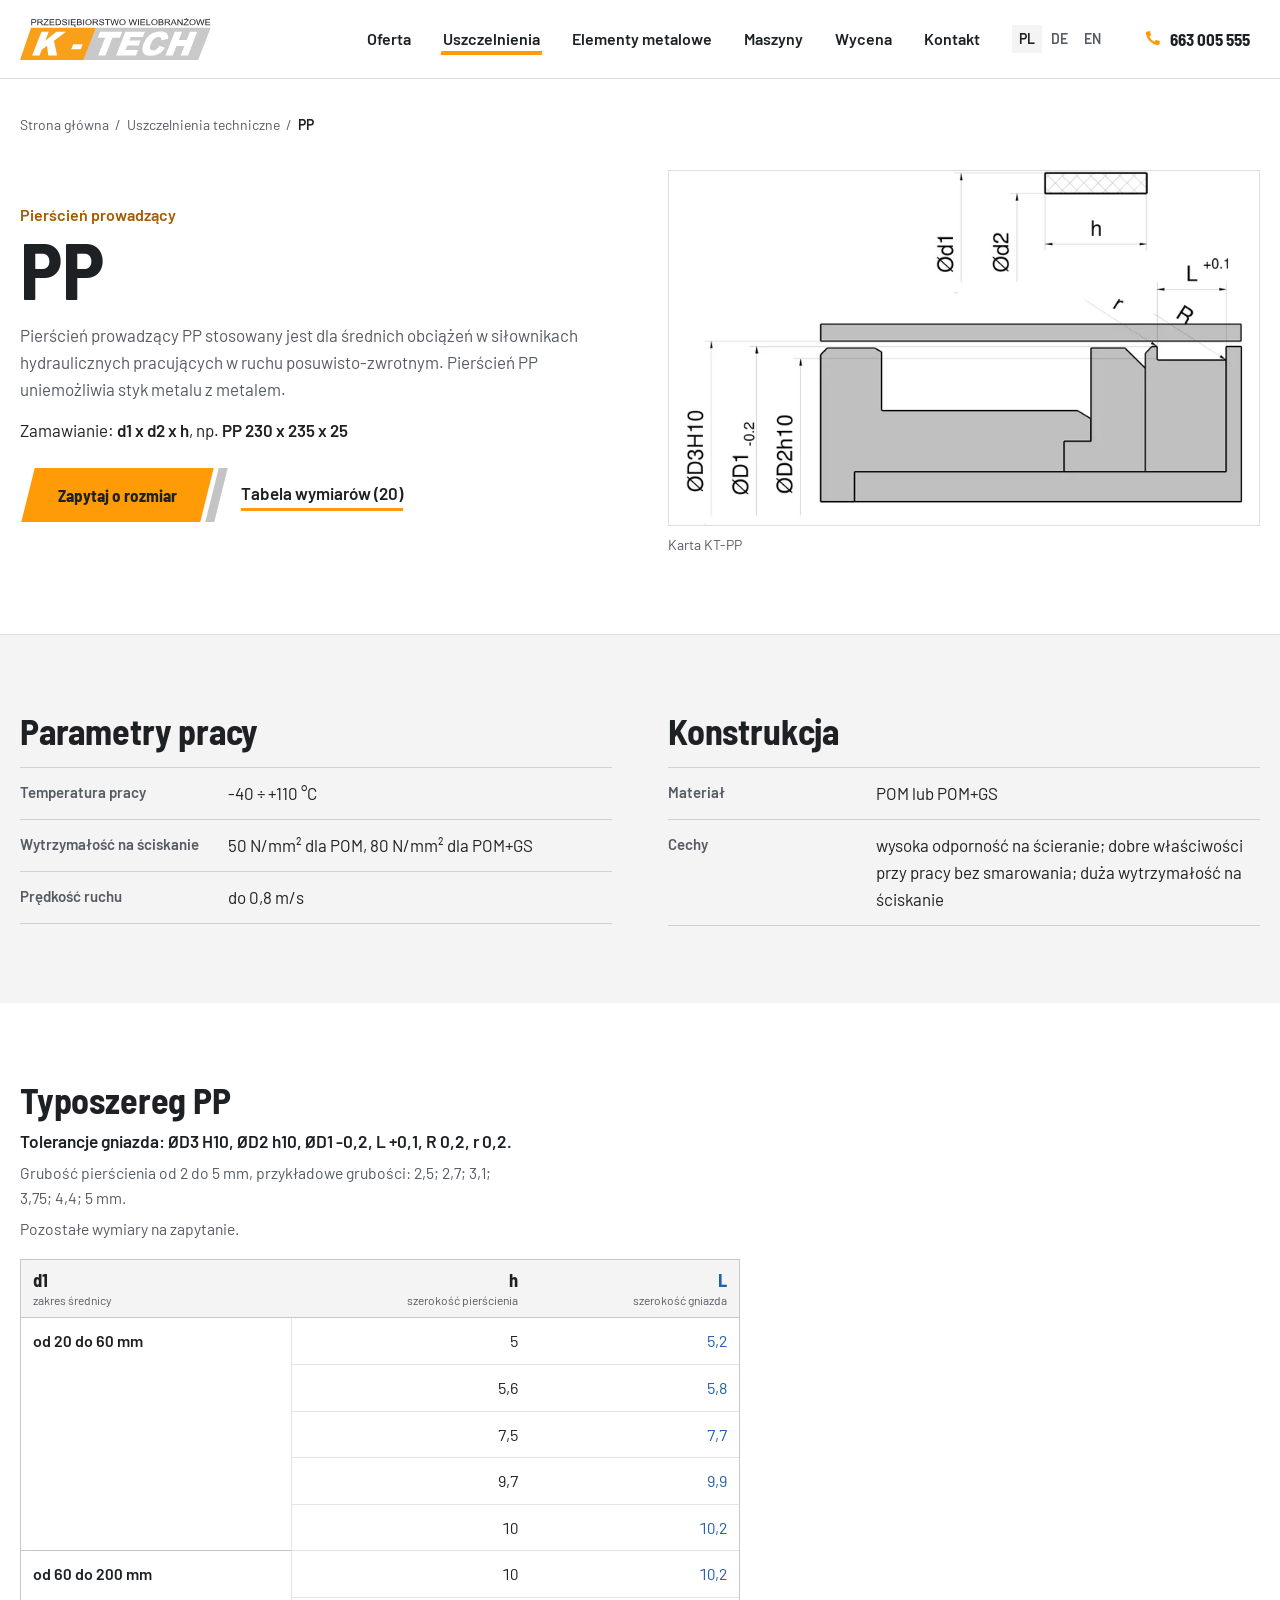
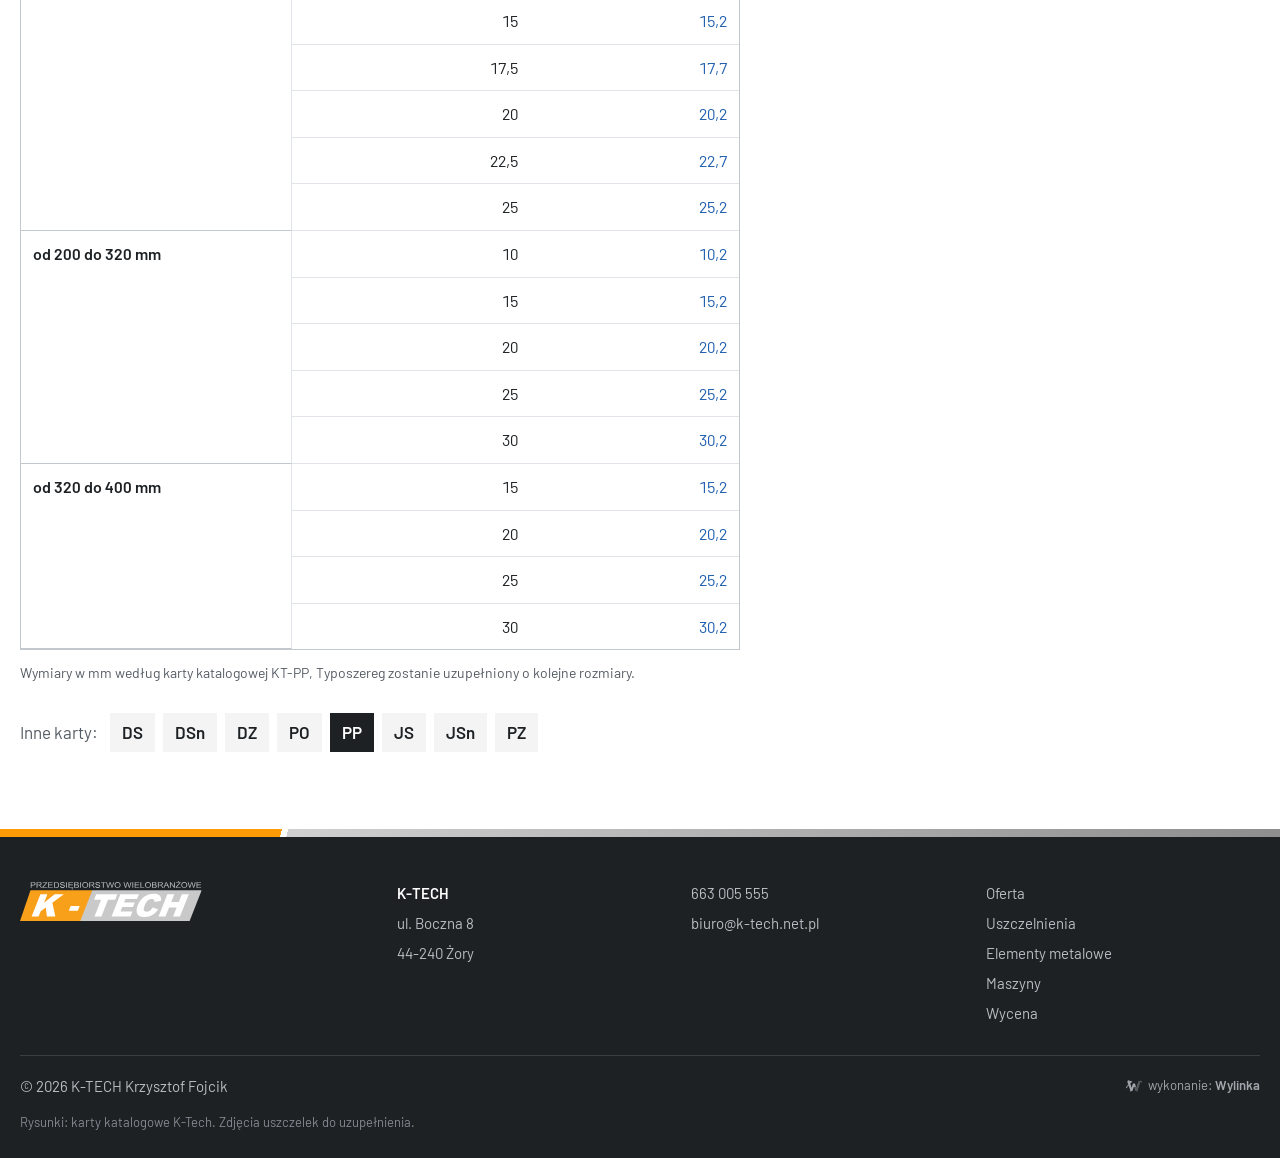
<file: uszczelnienia/pp/index.html>
<!doctype html>
<html lang="pl">
<head>
<meta charset="utf-8">
<meta name="viewport" content="width=device-width,initial-scale=1,viewport-fit=cover">
<meta name="robots" content="noindex,nofollow">
<title>PP pierścień prowadzący - wymiary i parametry - K-Tech</title>
<meta name="description" content="PP, pierścień prowadzący: parametry pracy, materiał i tabela 20 rozmiarów uszczelki i gniazda.">
<meta name="theme-color" content="#FFFFFF">
<link rel="preload" href="../../fonts/barlow-semi-condensed-latin-700-normal.woff2" as="font" type="font/woff2" crossorigin>
<link rel="stylesheet" href="../../style.css">
<link rel="icon" href="../../img/favicon.svg" type="image/svg+xml">
<style>
.wylinka-badge{display:inline-flex;align-items:center;gap:.4em;color:inherit;text-decoration:none;font-size:.875em;line-height:1;opacity:.85}
.wylinka-badge:hover,.wylinka-badge:focus-visible{opacity:1}
.wylinka-badge:focus-visible{outline:2px solid currentColor;outline-offset:3px;border-radius:2px}
.wylinka-badge svg{width:18px;height:18px;flex:none;overflow:visible}
.wylinka-badge b{font-weight:600}
.wylinka-badge .wy-old{opacity:.45;transform-origin:40px 30px;transition:transform .32s cubic-bezier(.3,.7,.4,1),opacity .32s ease-out}
.wylinka-badge .wy-pod{opacity:0;transition:opacity .2s ease-out .08s}
.wylinka-badge:hover .wy-old,.wylinka-badge:focus-visible .wy-old{transform:translate(9px,7px) rotate(9deg);opacity:0}
.wylinka-badge:hover .wy-pod,.wylinka-badge:focus-visible .wy-pod{opacity:1}
@media (prefers-reduced-motion:reduce){.wylinka-badge .wy-old,.wylinka-badge .wy-pod{transition:none}.wylinka-badge:hover .wy-old,.wylinka-badge:focus-visible .wy-old{transform:none;opacity:.45}.wylinka-badge:hover .wy-pod,.wylinka-badge:focus-visible .wy-pod{opacity:0}}
</style>
</head>
<body class="podstrona">
<a class="skip" href="#tresc">Przejdź do treści</a>

<svg width="0" height="0" style="position:absolute" aria-hidden="true">
  <defs>
    <symbol id="logo" viewBox="0 0 702.6 154.7"><path fill-rule="evenodd" d="M41.7 26.3L41.7 4.6L50.8 4.6C52.4 4.6 53.5 4.6 54.4 4.8C55.5 4.9 56.6 5.3 57.4 5.7C58.3 6.2 58.8 6.9 59.4 7.9C59.7 8.8 60.1 9.7 60.1 10.8C60.1 12.6 59.4 14.3 58.1 15.5C56.8 16.8 54.4 17.4 51.0 17.4L44.8 17.4L44.8 26.3L41.7 26.3M44.8 14.8L51.2 14.8C53.2 14.8 54.6 14.4 55.5 13.9C56.3 13.2 56.8 12.1 56.8 11.0C56.8 10.0 56.5 9.1 56.1 8.6C55.5 7.9 54.8 7.5 53.9 7.3C53.5 7.1 52.4 7.1 51.0 7.1L44.8 7.1L44.8 14.8M64.1 26.3L64.1 4.6L74.9 4.6C76.9 4.6 78.6 4.8 79.7 5.1C80.9 5.5 81.7 6.2 82.4 7.1C83.1 8.2 83.5 9.3 83.5 10.4C83.5 12.1 82.8 13.3 81.8 14.3C80.6 15.3 78.9 16.1 76.5 16.4C77.5 16.6 78.0 17.2 78.6 17.4C79.5 18.3 80.4 19.2 81.1 20.3L85.3 26.3L81.3 26.3L78.2 21.7C77.3 20.5 76.5 19.4 75.8 18.8C75.3 18.1 74.7 17.5 74.2 17.2C73.8 17.0 73.3 16.8 72.9 16.6C72.5 16.6 71.8 16.6 71.1 16.6L67.4 16.6L67.4 26.3L64.1 26.3M67.4 14.1L74.2 14.1C75.6 14.1 76.7 14.1 77.6 13.7C78.4 13.3 79.1 13.0 79.5 12.4C79.8 11.7 80.2 11.1 80.2 10.4C80.2 9.5 79.7 8.6 78.9 7.9C78.0 7.3 76.7 6.9 74.9 6.9L67.4 6.9L67.4 14.1M86.4 26.3L86.4 23.6L98.8 9.7C99.7 8.6 100.5 7.9 101.2 7.1L87.9 7.1L87.9 4.6L105.0 4.6L105.0 7.1L91.5 22.1L90.1 23.7L105.4 23.7L105.4 26.3L86.4 26.3M109.1 26.3L109.1 4.6L126.4 4.6L126.4 7.1L112.2 7.1L112.2 13.7L125.5 13.7L125.5 16.3L112.2 16.3L112.2 23.7L127.0 23.7L127.0 26.3L109.1 26.3M131.4 26.3L131.4 4.6L139.6 4.6C141.6 4.6 143.0 4.6 144.0 4.8C145.4 5.1 146.5 5.7 147.4 6.4C148.7 7.3 149.6 8.6 150.4 10.0C150.9 11.7 151.3 13.3 151.3 15.3C151.3 17.0 151.1 18.5 150.7 19.5C150.2 21.0 149.6 21.9 149.1 22.8C148.3 23.6 147.6 24.3 146.9 24.8C146.0 25.2 145.1 25.6 144.0 25.9C142.9 26.1 141.6 26.3 140.1 26.3L131.4 26.3M134.6 23.7L139.8 23.7C141.2 23.7 142.5 23.6 143.4 23.2C144.3 23.0 145.1 22.7 145.6 22.1C146.3 21.4 146.9 20.5 147.4 19.4C147.8 18.3 148.0 16.8 148.0 15.2C148.0 13.0 147.6 11.1 146.7 10.0C146.0 8.8 144.9 7.9 143.8 7.5C142.9 7.1 141.6 7.1 139.6 7.1L134.6 7.1L134.6 23.7M154.6 19.2L157.7 19.0C157.8 20.1 158.0 21.0 158.6 21.7C159.1 22.5 159.9 23.0 160.9 23.4C162.0 23.7 163.3 24.1 164.8 24.1C165.9 24.1 167.0 23.9 167.9 23.6C168.8 23.2 169.5 22.8 170.1 22.3C170.4 21.6 170.6 21.0 170.6 20.3C170.6 19.7 170.4 19.0 170.1 18.6C169.5 18.1 168.8 17.7 167.9 17.4C167.2 17.0 165.7 16.6 163.5 16.3C161.3 15.7 159.9 15.3 158.9 15.0C157.8 14.3 156.9 13.7 156.4 12.8C155.8 12.1 155.5 11.1 155.5 10.2C155.5 9.1 155.8 8.0 156.6 7.1C157.3 6.2 158.2 5.5 159.5 4.9C160.9 4.4 162.4 4.2 164.1 4.2C165.7 4.2 167.3 4.4 168.8 4.9C170.1 5.5 171.2 6.2 171.9 7.3C172.6 8.2 173.0 9.3 173.0 10.6L169.9 11.0C169.9 9.5 169.4 8.4 168.3 7.9C167.3 7.1 165.9 6.8 164.1 6.8C162.2 6.8 160.8 7.1 159.9 7.7C158.9 8.2 158.6 9.1 158.6 10.0C158.6 10.8 158.9 11.3 159.5 11.9C160.2 12.4 161.7 13.0 164.2 13.3C167.0 14.1 168.6 14.4 169.7 14.8C171.0 15.3 172.1 16.1 172.6 17.0C173.4 17.9 173.7 19.0 173.7 20.1C173.7 21.2 173.4 22.3 172.6 23.4C171.9 24.3 170.8 25.2 169.5 25.8C168.1 26.3 166.6 26.7 164.8 26.7C162.6 26.7 160.9 26.3 159.5 25.8C157.8 25.2 156.7 24.3 156.0 23.2C155.1 21.9 154.7 20.6 154.6 19.2M181.8 4.6L181.8 26.3L178.7 26.3L178.7 4.6ZM187.4 26.3L187.4 4.6L205.0 4.6L205.0 7.1L190.7 7.1L190.7 13.7L204.1 13.7L204.1 16.3L190.7 16.3L190.7 23.7L205.5 23.7L205.5 26.3L187.4 26.3M204.4 26.3C203.7 26.7 203.2 27.0 202.8 27.6C202.6 28.1 202.4 28.5 202.4 29.0C202.4 29.4 202.4 29.8 202.8 30.1C203.0 30.3 203.3 30.5 203.9 30.5C204.2 30.5 204.4 30.5 204.8 30.5C205.0 30.3 205.2 30.3 205.5 30.1L205.5 32.2C204.6 32.3 203.9 32.5 203.2 32.5C202.8 32.5 202.2 32.5 201.9 32.3C201.3 32.2 201.0 32.0 200.8 31.8C200.4 31.6 200.2 31.2 200.0 30.9C200.0 30.5 199.9 30.3 199.9 30.0C199.9 29.2 200.0 28.7 200.6 28.0C201.0 27.4 201.5 26.7 202.2 26.3L204.4 26.3M209.7 26.3L209.7 4.6L218.9 4.6C220.7 4.6 222.2 4.8 223.2 5.1C224.3 5.7 225.3 6.2 225.8 7.1C226.4 8.0 226.7 9.1 226.7 10.0C226.7 11.0 226.5 11.9 226.0 12.6C225.4 13.5 224.5 14.3 223.4 14.6C224.9 15.0 226.0 15.7 226.7 16.6C227.6 17.5 228.0 18.6 228.0 19.9C228.0 21.0 227.6 21.9 227.3 22.8C226.7 23.6 226.2 24.3 225.4 24.8C224.7 25.2 223.8 25.6 222.9 25.9C221.8 26.1 220.5 26.3 218.9 26.3L209.7 26.3M213.0 13.7L218.1 13.7C219.6 13.7 220.5 13.5 221.2 13.3C222.0 13.2 222.5 12.8 223.1 12.2C223.4 11.9 223.6 11.1 223.6 10.4C223.6 9.7 223.4 9.1 223.1 8.6C222.7 7.9 222.2 7.7 221.4 7.3C220.7 7.1 219.4 7.1 217.8 7.1L213.0 7.1L213.0 13.7M213.0 23.7L218.9 23.7C220.0 23.7 220.7 23.6 221.1 23.6C221.8 23.4 222.5 23.2 222.9 23.0C223.4 22.7 223.8 22.3 224.2 21.7C224.5 21.2 224.7 20.6 224.7 19.9C224.7 19.2 224.3 18.5 224.0 17.9C223.4 17.2 222.9 16.8 222.0 16.6C221.2 16.3 220.0 16.3 218.5 16.3L213.0 16.3L213.0 23.7M236.0 4.6L236.0 26.3L232.9 26.3L232.9 4.6ZM240.8 15.7C240.8 12.1 241.7 9.3 243.9 7.1C246.1 5.1 248.8 4.2 252.3 4.2C254.5 4.2 256.5 4.8 258.1 5.7C260.0 6.6 261.4 7.9 262.3 9.5C263.3 11.3 263.8 13.3 263.8 15.3C263.8 17.5 263.3 19.5 262.2 21.4C261.2 23.0 259.8 24.3 258.0 25.2C256.3 26.1 254.3 26.7 252.3 26.7C249.9 26.7 247.9 26.1 246.1 25.0C244.3 24.1 243.0 22.8 242.1 21.0C241.1 19.4 240.8 17.5 240.8 15.7M243.9 15.7C243.9 18.3 244.8 20.5 246.3 21.9C247.9 23.4 249.9 24.1 252.1 24.1C254.7 24.1 256.5 23.4 258.1 21.9C259.6 20.3 260.3 18.3 260.3 15.3C260.3 13.7 260.2 12.1 259.4 10.8C258.7 9.5 257.8 8.4 256.5 7.7C255.2 7.1 253.8 6.6 252.3 6.6C249.9 6.6 248.1 7.3 246.4 8.8C244.8 10.2 243.9 12.4 243.9 15.7M267.8 26.3L267.8 4.6L278.6 4.6C280.8 4.6 282.3 4.8 283.5 5.1C284.6 5.5 285.5 6.2 286.1 7.1C286.8 8.2 287.2 9.3 287.2 10.4C287.2 12.1 286.6 13.3 285.5 14.3C284.3 15.3 282.6 16.1 280.4 16.4C281.2 16.6 281.9 17.2 282.3 17.4C283.2 18.3 284.1 19.2 285.0 20.3L289.0 26.3L285.0 26.3L281.9 21.7C281.0 20.5 280.2 19.4 279.7 18.8C279.0 18.1 278.4 17.5 278.1 17.2C277.5 17.0 277.1 16.8 276.6 16.6C276.2 16.6 275.7 16.6 274.8 16.6L271.1 16.6L271.1 26.3L267.8 26.3M271.1 14.1L277.9 14.1C279.3 14.1 280.4 14.1 281.3 13.7C282.1 13.3 282.8 13.0 283.2 12.4C283.5 11.7 283.9 11.1 283.9 10.4C283.9 9.5 283.5 8.6 282.6 7.9C281.7 7.3 280.4 6.9 278.8 6.9L271.1 6.9L271.1 14.1M291.0 19.2L294.1 19.0C294.1 20.1 294.5 21.0 295.0 21.7C295.6 22.5 296.3 23.0 297.4 23.4C298.5 23.7 299.8 24.1 301.3 24.1C302.4 24.1 303.4 23.9 304.4 23.6C305.3 23.2 306.0 22.8 306.6 22.3C306.9 21.6 307.1 21.0 307.1 20.3C307.1 19.7 306.9 19.0 306.6 18.6C306.0 18.1 305.3 17.7 304.4 17.4C303.6 17.0 302.2 16.6 300.0 16.3C297.8 15.7 296.3 15.3 295.4 15.0C294.3 14.3 293.4 13.7 292.9 12.8C292.3 12.1 291.9 11.1 291.9 10.2C291.9 9.1 292.3 8.0 293.0 7.1C293.8 6.2 294.7 5.5 296.0 4.9C297.4 4.4 298.9 4.2 300.5 4.2C302.2 4.2 303.8 4.4 305.3 4.9C306.6 5.5 307.7 6.2 308.4 7.3C309.1 8.2 309.5 9.3 309.5 10.6L306.4 11.0C306.2 9.5 305.6 8.4 304.7 7.9C303.8 7.1 302.4 6.8 300.5 6.8C298.7 6.8 297.2 7.1 296.3 7.7C295.4 8.2 295.0 9.1 295.0 10.0C295.0 10.8 295.4 11.3 296.0 11.9C296.7 12.4 298.1 13.0 300.7 13.3C303.4 14.1 305.1 14.4 306.0 14.8C307.5 15.3 308.6 16.1 309.1 17.0C309.8 17.9 310.2 19.0 310.2 20.1C310.2 21.2 309.8 22.3 309.1 23.4C308.4 24.3 307.3 25.2 306.0 25.8C304.5 26.3 303.1 26.7 301.3 26.7C299.1 26.7 297.4 26.3 296.0 25.8C294.3 25.2 293.2 24.3 292.3 23.2C291.6 21.9 291.2 20.6 291.0 19.2M320.6 26.3L320.6 7.1L312.8 7.1L312.8 4.6L331.8 4.6L331.8 7.1L323.9 7.1L323.9 26.3L320.6 26.3M339.3 26.3L332.9 4.6L336.1 4.6L339.8 18.8C340.2 20.3 340.5 21.7 340.9 23.2C341.4 20.8 341.8 19.5 342.0 19.2L346.6 4.6L350.4 4.6L353.9 15.5C354.6 18.3 355.3 20.8 355.7 23.2C356.1 21.9 356.4 20.3 357.0 18.5L360.6 4.6L363.9 4.6L357.3 26.3L354.2 26.3L349.1 9.7C348.8 8.4 348.4 7.5 348.4 7.1C348.0 8.2 347.8 9.0 347.7 9.7L342.5 26.3L339.3 26.3M365.9 15.7C365.9 12.1 367.0 9.3 369.0 7.1C371.2 5.1 374.0 4.2 377.4 4.2C379.6 4.2 381.6 4.8 383.5 5.7C385.1 6.6 386.6 7.9 387.5 9.5C388.4 11.3 388.9 13.3 388.9 15.3C388.9 17.5 388.4 19.5 387.5 21.4C386.4 23.0 385.1 24.3 383.3 25.2C381.5 26.1 379.4 26.7 377.4 26.7C375.1 26.7 373.1 26.1 371.2 25.0C369.6 24.1 368.1 22.8 367.2 21.0C366.3 19.4 365.9 17.5 365.9 15.7M369.2 15.7C369.2 18.3 369.9 20.5 371.6 21.9C373.1 23.4 375.1 24.1 377.4 24.1C379.8 24.1 381.8 23.4 383.3 21.9C384.9 20.3 385.7 18.3 385.7 15.3C385.7 13.7 385.3 12.1 384.6 10.8C384.0 9.5 382.9 8.4 381.6 7.7C380.5 7.1 379.1 6.6 377.4 6.6C375.2 6.6 373.2 7.3 371.6 8.8C369.9 10.2 369.2 12.4 369.2 15.7M406.5 26.3L400.3 4.6L403.6 4.6L407.0 18.8C407.6 20.3 407.8 21.7 408.1 23.2C408.9 20.8 409.2 19.5 409.2 19.2L413.8 4.6L417.6 4.6L421.1 15.5C422.0 18.3 422.6 20.8 422.9 23.2C423.3 21.9 423.7 20.3 424.2 18.5L427.9 4.6L431.1 4.6L424.6 26.3L421.5 26.3L416.3 9.7C416.0 8.4 415.8 7.5 415.6 7.1C415.4 8.2 415.1 9.0 414.9 9.7L410.0 26.3L406.5 26.3M437.9 4.6L437.9 26.3L434.6 26.3L434.6 4.6ZM443.6 26.3L443.6 4.6L460.9 4.6L460.9 7.1L446.7 7.1L446.7 13.7L460.0 13.7L460.0 16.3L446.7 16.3L446.7 23.7L461.5 23.7L461.5 26.3L443.6 26.3M465.7 26.3L465.7 4.6L469.0 4.6L469.0 23.7L480.8 23.7L480.8 26.3L465.7 26.3M483.6 15.7C483.6 12.1 484.7 9.3 486.9 7.1C489.1 5.1 491.8 4.2 495.3 4.2C497.5 4.2 499.5 4.8 501.1 5.7C502.9 6.6 504.4 7.9 505.3 9.5C506.2 11.3 506.6 13.3 506.6 15.3C506.6 17.5 506.2 19.5 505.1 21.4C504.2 23.0 502.8 24.3 500.9 25.2C499.1 26.1 497.3 26.7 495.1 26.7C492.9 26.7 490.9 26.1 489.1 25.0C487.2 24.1 486.0 22.8 485.0 21.0C484.1 19.4 483.6 17.5 483.6 15.7M486.9 15.7C486.9 18.3 487.8 20.5 489.2 21.9C490.9 23.4 492.7 24.1 495.1 24.1C497.6 24.1 499.5 23.4 501.1 21.9C502.6 20.3 503.3 18.3 503.3 15.3C503.3 13.7 502.9 12.1 502.4 10.8C501.7 9.5 500.8 8.4 499.5 7.7C498.2 7.1 496.7 6.6 495.3 6.6C492.9 6.6 491.1 7.3 489.4 8.8C487.8 10.2 486.9 12.4 486.9 15.7M510.6 26.3L510.6 4.6L519.8 4.6C521.6 4.6 523.0 4.8 524.1 5.1C525.2 5.7 526.1 6.2 526.7 7.1C527.4 8.0 527.6 9.1 527.6 10.0C527.6 11.0 527.4 11.9 526.9 12.6C526.3 13.5 525.4 14.3 524.3 14.6C525.8 15.0 526.9 15.7 527.6 16.6C528.5 17.5 528.9 18.6 528.9 19.9C528.9 21.0 528.5 21.9 528.2 22.8C527.6 23.6 527.1 24.3 526.3 24.8C525.6 25.2 524.7 25.6 523.8 25.9C522.7 26.1 521.4 26.3 519.9 26.3L510.6 26.3M513.9 13.7L519.0 13.7C520.5 13.7 521.6 13.5 522.1 13.3C522.9 13.2 523.6 12.8 524.0 12.2C524.3 11.9 524.5 11.1 524.5 10.4C524.5 9.7 524.3 9.1 524.0 8.6C523.6 7.9 523.0 7.7 522.3 7.3C521.6 7.1 520.3 7.1 518.7 7.1L513.9 7.1L513.9 13.7M513.9 23.7L519.9 23.7C520.8 23.7 521.6 23.6 521.9 23.6C522.7 23.4 523.4 23.2 524.0 23.0C524.3 22.7 524.7 22.3 525.1 21.7C525.4 21.2 525.6 20.6 525.6 19.9C525.6 19.2 525.4 18.5 524.9 17.9C524.3 17.2 523.8 16.8 522.9 16.6C522.1 16.3 520.8 16.3 519.4 16.3L513.9 16.3L513.9 23.7M533.3 26.3L533.3 4.6L544.1 4.6C546.1 4.6 547.7 4.8 548.8 5.1C549.9 5.5 550.8 6.2 551.5 7.1C552.3 8.2 552.5 9.3 552.5 10.4C552.5 12.1 551.9 13.3 550.8 14.3C549.7 15.3 548.1 16.1 545.7 16.4C546.6 16.6 547.2 17.2 547.7 17.4C548.6 18.3 549.5 19.2 550.3 20.3L554.5 26.3L550.4 26.3L547.3 21.7C546.4 20.5 545.7 19.4 545.0 18.8C544.4 18.1 543.9 17.5 543.3 17.2C543.0 17.0 542.4 16.8 541.9 16.6C541.7 16.6 540.9 16.6 540.2 16.6L536.4 16.6L536.4 26.3L533.3 26.3M536.4 14.1L543.3 14.1C544.8 14.1 545.9 14.1 546.8 13.7C547.5 13.3 548.1 13.0 548.6 12.4C549.0 11.7 549.2 11.1 549.2 10.4C549.2 9.5 548.8 8.6 547.9 7.9C547.2 7.3 545.9 6.9 544.1 6.9L536.4 6.9L536.4 14.1M554.8 26.3L564.1 4.6L567.6 4.6L577.5 26.3L573.8 26.3L571.1 19.5L560.9 19.5L558.3 26.3L554.8 26.3M561.8 17.4L570.0 17.4L567.4 11.3C566.7 9.5 566.2 8.0 565.8 6.8C565.4 8.2 565.1 9.5 564.3 11.0L561.8 17.4M579.9 26.3L579.9 4.6L583.1 4.6L595.8 21.6L595.8 4.6L598.9 4.6L598.9 26.3L595.6 26.3L583.0 9.1L583.0 26.3L579.9 26.3M602.3 26.3L602.3 23.6L614.8 9.7C615.5 8.6 616.4 7.9 617.1 7.1L603.8 7.1L603.8 4.6L621.0 4.6L621.0 7.1L607.4 22.1L606.0 23.7L621.3 23.7L621.3 26.3L602.3 26.3M610.7 3.1L610.7 0.0L614.4 0.0L614.4 3.1L610.7 3.1M623.9 15.7C623.9 12.1 624.8 9.3 627.0 7.1C629.2 5.1 631.9 4.2 635.4 4.2C637.6 4.2 639.6 4.8 641.4 5.7C643.1 6.6 644.5 7.9 645.4 9.5C646.4 11.3 646.9 13.3 646.9 15.3C646.9 17.5 646.4 19.5 645.4 21.4C644.3 23.0 643.1 24.3 641.2 25.2C639.4 26.1 637.4 26.7 635.4 26.7C633.0 26.7 631.0 26.1 629.2 25.0C627.5 24.1 626.1 22.8 625.2 21.0C624.3 19.4 623.9 17.5 623.9 15.7M627.0 15.7C627.0 18.3 627.9 20.5 629.4 21.9C631.0 23.4 633.0 24.1 635.4 24.1C637.8 24.1 639.6 23.4 641.2 21.9C642.7 20.3 643.6 18.3 643.6 15.3C643.6 13.7 643.3 12.1 642.5 10.8C641.8 9.5 640.9 8.4 639.6 7.7C638.3 7.1 637.0 6.6 635.4 6.6C633.0 6.6 631.2 7.3 629.6 8.8C627.9 10.2 627.0 12.4 627.0 15.7M655.1 26.3L648.7 4.6L652.0 4.6L655.7 18.8C656.0 20.3 656.4 21.7 656.8 23.2C657.3 20.8 657.7 19.5 657.9 19.2L662.4 4.6L666.3 4.6L669.7 15.5C670.5 18.3 671.2 20.8 671.6 23.2C671.9 21.9 672.3 20.3 672.8 18.5L676.5 4.6L679.8 4.6L673.2 26.3L670.1 26.3L665.0 9.7C664.6 8.4 664.3 7.5 664.3 7.1C663.9 8.2 663.7 9.0 663.5 9.7L658.4 26.3L655.1 26.3M682.7 26.3L682.7 4.6L700.1 4.6L700.1 7.1L686.0 7.1L686.0 13.7L699.2 13.7L699.2 16.3L686.0 16.3L686.0 23.7L700.8 23.7L700.8 26.3L682.7 26.3" fill="currentColor"/><path fill-rule="evenodd" d="M40.6 36.2L-0.0 154.7L240.1 154.7L280.4 36.2L40.6 36.2" fill="#F9A01A"/><path fill-rule="evenodd" d="M279.7 36.2L233.1 154.7L656.0 154.7L702.6 36.2L279.7 36.2" fill="#CAC9C9"/><path fill-rule="evenodd" d="M79.1 51.0L106.0 51.0L93.0 83.9L133.9 51.0L169.5 51.0L125.1 83.7L136.8 137.7L104.0 137.7L99.7 102.1L80.0 116.6L71.8 137.7L44.9 137.7L79.1 51.0M196.0 96.8L230.9 96.8L223.6 115.5L188.7 115.5L196.0 96.8M294.9 51.0L376.3 51.0L367.9 72.3L340.5 72.3L314.8 137.7L288.1 137.7L313.7 72.3L286.5 72.3L294.9 51.0M388.2 51.0L460.0 51.0L452.7 69.6L407.9 69.6L402.5 83.3L443.9 83.3L437.0 101.0L395.5 101.0L388.8 118.2L434.8 118.2L427.1 137.7L354.1 137.7L388.2 51.0M513.4 102.3L534.0 109.2C529.8 116.0 525.2 121.5 520.1 125.9C515.0 130.3 509.3 133.5 503.5 135.7C497.6 138.1 490.7 139.2 482.9 139.2C473.5 139.2 466.4 137.7 461.5 135.0C456.5 132.3 453.3 127.5 451.6 120.6C450.0 113.6 451.4 104.9 455.6 94.1C461.3 79.8 469.3 68.9 480.1 61.0C490.7 53.3 502.9 49.5 517.0 49.5C528.0 49.5 535.6 51.7 540.2 56.1C544.6 60.7 546.6 67.4 546.1 76.5L520.5 81.7C520.7 79.1 520.5 77.3 520.1 76.0C519.4 74.0 518.1 72.3 516.5 71.3C514.6 70.2 512.4 69.6 509.7 69.6C503.7 69.6 498.0 72.2 492.9 76.9C489.1 80.6 485.6 86.2 482.5 94.1C478.8 103.6 477.6 110.2 479.2 113.6C480.7 117.3 484.1 119.1 489.4 119.1C494.5 119.1 498.9 117.7 502.8 114.7C506.4 111.8 509.9 107.8 513.4 102.3M570.0 51.0L596.8 51.0L585.0 81.3L614.2 81.3L626.1 51.0L652.9 51.0L618.8 137.7L591.9 137.7L605.8 102.7L576.6 102.7L562.7 137.7L535.8 137.7L570.0 51.0" fill="#fff"/></symbol>
    <symbol id="tel" viewBox="0 0 20 20"><path d="M5.2 2.5 7.8 2l1.5 4-2 1.4a10 10 0 0 0 5.3 5.3l1.4-2 4 1.5-.5 2.6c-.2.9-1 1.5-1.9 1.4A14.5 14.5 0 0 1 3.8 4.4c-.1-.9.5-1.7 1.4-1.9Z" fill="currentColor"/></symbol>
  </defs>
</svg>

<header class="top" id="top">
  <div class="top-in">
    <a class="logo" href="../../" aria-label="K-Tech - strona główna"><svg viewBox="0 0 702.6 154.7" role="img"><title>K-TECH Przedsiębiorstwo Wielobranżowe</title><use href="#logo"/></svg></a>
    <nav class="nav" aria-label="Menu">
      <a href="../../#oferta">Oferta</a>
      <a href="../../uszczelnienia/" class="akt" aria-current="page">Uszczelnienia</a>
      <a href="../../#wyroby">Elementy metalowe</a>
      <a href="../../#maszyny">Maszyny</a>
      <a href="../../#wycena">Wycena</a>
      <a href="../../#kontakt">Kontakt</a>
    </nav>
    <div class="jezyki" aria-label="Język / Sprache / Language"><a href="../../" hreflang="pl" lang="pl" aria-current="page">PL</a><a href="../../de/" hreflang="de" lang="de">DE</a><a href="../../en/" hreflang="en" lang="en">EN</a></div>
    <a class="top-tel" href="tel:+48663005555" aria-label="Zadzwoń: 663 005 555"><svg><use href="#tel"/></svg><span>663 005 555</span></a>
    <button class="burger" type="button" aria-expanded="false" aria-controls="menu-mob" aria-label="Otwórz menu"><span></span><span></span><span></span></button>
  </div>
  <div class="menu-mob" id="menu-mob" hidden>
    <nav aria-label="Menu">
      <a href="../../#oferta">Oferta</a>
      <a href="../../uszczelnienia/">Uszczelnienia</a>
      <a href="../../#wyroby">Elementy metalowe</a>
      <a href="../../#maszyny">Maszyny</a>
      <a href="../../#wycena">Wycena</a>
      <a href="../../#kontakt">Kontakt</a>
    </nav>
    <div class="menu-mob-dol">
      <div class="jezyki"><a href="../../" hreflang="pl" lang="pl" aria-current="page">PL</a><a href="../../de/" hreflang="de" lang="de">DE</a><a href="../../en/" hreflang="en" lang="en">EN</a></div>
      <a class="menu-mob-tel" href="tel:+48663005555">663 005 555</a>
    </div>
  </div>
</header>

<main id="tresc">

<section class="sekcja pod-glowa">
  <div class="wrap">
    <nav class="okruchy" aria-label="Jesteś tutaj"><a href="../../">Strona główna</a><span>/</span><a href="../">Uszczelnienia techniczne</a><span>/</span><span aria-current="page">PP</span></nav>
    <div class="kar-gora">
      <figure class="kar-foto">
        <img src="../../img/u/pp-zabudowa.webp" alt="PP - rysunek zabudowy z wymiarami" width="764" height="459" fetchpriority="high">
        <figcaption>Karta KT-PP</figcaption>
      </figure>
      <div class="kar-opis">
        <p class="kar-typ">Pierścień prowadzący</p>
        <h1>PP</h1>
        <p>Pierścień prowadzący PP stosowany jest dla średnich obciążeń w siłownikach hydraulicznych pracujących w ruchu posuwisto-zwrotnym. Pierścień PP uniemożliwia styk metalu z metalem.</p>
        <p class="kar-zam">Zamawianie: <b>d1 x d2 x h</b>, np. <b>PP 230 x 235 x 25</b></p>
        <div class="kar-akcje"><a class="btn" href="../../#wycena"><span>Zapytaj o rozmiar</span></a><a class="kar-do-tab" href="#typoszereg">Tabela wymiarów (20)</a></div>
      </div>
    </div>
  </div>
</section>

<section class="sekcja szara kar-dane">
  <div class="wrap kar-siatka">
    <div>
      <h2>Parametry pracy</h2>
      <dl class="kar-param">
        <div><dt>Temperatura pracy</dt><dd>-40 ÷ +110 °C</dd></div>
        <div><dt>Wytrzymałość na ściskanie</dt><dd>50 N/mm² dla POM, 80 N/mm² dla POM+GS</dd></div>
        <div><dt>Prędkość ruchu</dt><dd>do 0,8 m/s</dd></div>
      </dl>
    </div>
    <div>
      <h2>Konstrukcja</h2>
      <dl class="kar-param">
        <div><dt>Materiał</dt><dd>POM lub POM+GS</dd></div>
        <div><dt>Cechy</dt><dd>wysoka odporność na ścieranie; dobre właściwości przy pracy bez smarowania; duża wytrzymałość na ściskanie</dd></div>
      </dl>
    </div>
  </div>
</section>

<section class="sekcja kar-tab" id="typoszereg">
  <div class="wrap">
    <div class="tab-glowa">
      <div class="tab-opis">
        <h2>Typoszereg PP</h2>
        <p class="kar-tol">Tolerancje gniazda: ØD3 H10, ØD2 h10, ØD1 -0,2, L +0,1, R 0,2, r 0,2.</p>
        <p class="kar-uwaga">Grubość pierścienia od 2 do 5 mm, przykładowe grubości: 2,5; 2,7; 3,1; 3,75; 4,4; 5 mm.</p>
        <p class="kar-uwaga">Pozostałe wymiary na zapytanie.</p>
      </div>

    </div>
    
    <div class="tab-ramka" tabindex="0" role="region" aria-label="Tabela wymiarów PP, przewijana w poziomie">
      <table id="tab-wym" class="tab-wym tab-pp">
        <thead>
          <tr><th scope="col" class="tab-ozn"><b>d1</b><span>zakres średnicy</span></th><th scope="col"><b>h</b><span>szerokość pierścienia</span></th><th scope="col" class="zab"><b>L</b><span>szerokość gniazda</span></th></tr>
        </thead>
        <tbody>
          <tr><th scope="rowgroup" rowspan="5" class="tab-zak">od 20 do 60 mm</th><td>5</td><td class="zab">5,2</td></tr>
<tr><td>5,6</td><td class="zab">5,8</td></tr>
<tr><td>7,5</td><td class="zab">7,7</td></tr>
<tr><td>9,7</td><td class="zab">9,9</td></tr>
<tr><td>10</td><td class="zab">10,2</td></tr>
<tr><th scope="rowgroup" rowspan="6" class="tab-zak">od 60 do 200 mm</th><td>10</td><td class="zab">10,2</td></tr>
<tr><td>15</td><td class="zab">15,2</td></tr>
<tr><td>17,5</td><td class="zab">17,7</td></tr>
<tr><td>20</td><td class="zab">20,2</td></tr>
<tr><td>22,5</td><td class="zab">22,7</td></tr>
<tr><td>25</td><td class="zab">25,2</td></tr>
<tr><th scope="rowgroup" rowspan="5" class="tab-zak">od 200 do 320 mm</th><td>10</td><td class="zab">10,2</td></tr>
<tr><td>15</td><td class="zab">15,2</td></tr>
<tr><td>20</td><td class="zab">20,2</td></tr>
<tr><td>25</td><td class="zab">25,2</td></tr>
<tr><td>30</td><td class="zab">30,2</td></tr>
<tr><th scope="rowgroup" rowspan="4" class="tab-zak">od 320 do 400 mm</th><td>15</td><td class="zab">15,2</td></tr>
<tr><td>20</td><td class="zab">20,2</td></tr>
<tr><td>25</td><td class="zab">25,2</td></tr>
<tr><td>30</td><td class="zab">30,2</td></tr>
        </tbody>
      </table>
    </div>
    <p id="filtr-brak" class="filtr-brak" hidden>Tego rozmiaru nie ma w typoszeregu. <a href="../../#wycena">Prosimy o zapytanie z wymiarami gniazda.</a></p>
    <p class="tab-przyp">Wymiary w mm według karty katalogowej KT-PP, Typoszereg zostanie uzupełniony o kolejne rozmiary.</p>
    <nav class="kar-inne" aria-label="Inne modele"><span>Inne karty:</span> <a href="../ds/">DS</a> <a href="../dsn/">DSn</a> <a href="../dz/">DZ</a> <a href="../po/">PO</a> <a href="../pp/" aria-current="page">PP</a> <a href="../js/">JS</a> <a href="../jsn/">JSn</a> <a href="../pz/">PZ</a></nav>
  </div>
</section>

</main>

<div class="szew" aria-hidden="true"></div>
<footer class="stopka">
  <div class="wrap stopka-in">
    <div class="st-logo"><svg viewBox="0 0 702.6 154.7" role="img"><title>K-TECH</title><use href="#logo"/></svg></div>
    <div class="st-kol">
      <b>K-TECH</b>
      <span>ul. Boczna 8</span>
      <span>44-240 Żory</span>
    </div>
    <div class="st-kol">
      <a href="tel:+48663005555">663 005 555</a>
      <a href="mailto:biuro@k-tech.net.pl">biuro@k-tech.net.pl</a>
    </div>
    <nav class="st-kol" aria-label="Menu">
      <a href="../../#oferta">Oferta</a>
      <a href="../../uszczelnienia/">Uszczelnienia</a>
      <a href="../../#wyroby">Elementy metalowe</a>
      <a href="../../#maszyny">Maszyny</a>
      <a href="../../#wycena">Wycena</a>
    </nav>
  </div>
  <div class="wrap stopka-dol">
    <span>© <span id="rok">2026</span> K-TECH Krzysztof Fojcik</span>
    <a class="wylinka-badge" href="https://wylinka.pl/?utm_source=k-tech.net.pl&amp;utm_medium=stopka&amp;utm_campaign=wykonanie" rel="noopener" title="Strona wykonana przez Wylinka"><svg viewBox="0 0 64 64" aria-hidden="true" focusable="false" fill="currentColor"><path d="M9.8 22.8l-1.2-7.9 2.2-3.7 15.5 4.6-.5 1.5-7.2 5.5 4.7 15.6 5-15.6 7 0 4.1 12.7-4.2-.9-2.6 1.8-.8-2.2-5.3 15.6-4.3 0 .4 .2-2.1 2.8-1.3-1.1 1.1-1.4-3.1 .2-.1-1.7 2.2-.1-5.7-16.5-4.8 .6-.8 3.1 0 .5-.3 .5 .8 2.2-1.6 .5-.4-1.3-.8 1.6-1.5-.8 .8-1.6-1.4 .6-.6-1.6 2.3-.8 .2-.4 1.3-4.8 5.9-.8-2.4-6.9zM15.2 13.7l-.1-.4-.4 .8-.1 .8 .1 1 .1 .4 .3 .7 .3-.9 .1-.7 0-.8z"/><path class="wy-pod" d="M37.1 49.8l-4.5-13.3 2.6-1.8 4.2 .9 .9 2.8 3-9.7 0-.5 .1-.8 3.2-8.4 .5-1 .6-1 .9-1.1 1.3-1 1.1-.7 1.4-.5 1.4-.3 .7 0 .9 0 1.2 .3 1.4 .6 .8 .5 .7 .7 .6 .7 .5 .9 .3 .9 .1 .9 0 .8-.2 .9-.5 .9-.5 .6-.7 .5-.7 .3-.1-.1 0-.1 .5-.5 .3-.7 .2-.5 0-.6-.1-.6-.3-.7-.4-.5-.4-.4-.5-.3-.6-.3-.7 0-.7 .1-.6 .1-.5 .4-.5 .5-.3 .5-.2 .7-.1 1.5-1.4 5.1-.8 3.3-.3 .7-.5 .7-6 17.5 1.9 .1-.1 1.7-3.1-.2 1.1 1.4-1.3 1.1-2.1-2.8 .4-.2z"/><path class="wy-old" d="M40.8 50l.4-.2-4.1 0-4.2-12.5 2.5-1.7 4.3 .9 .6 1.9 .6-1.6 0-.3 2.4-7.8 0-.5 .1-.8 3.2-8.4 .4-.8 .6-.9 .9-1.2 .9-.9 1.3-.8 1.4-.6 1.2-.3 1.4-.1 1.3 .1 .6 .2 .8 .3 1.1 .6 .9 .7 .7 .9 .5 .9 .3 .9 .1 1.1-.1 .9-.3 .9-.4 .7-.6 .7-.6 .4-.6 .2-.1-.1 0-.1 .5-.5 .3-.7 .2-.5 0-.5-.1-.6-.2-.6-.3-.5-.4-.5-.5-.3-.6-.3-.7-.1-.6 0-.6 .1-.6 .3-.6 .5-.3 .4-.2 .5-.1 .5-.1 1.5-1.4 5.1-.8 3.3-.3 .7-.5 .7-6 17.5 1.9 .1-.1 1.7-3.1-.2 1.1 1.4-1.3 1.1zM49.6 17.1l.6 1.7-1.5 1.9 .4 .4 1.8-2.1-.7-2.1zM48.1 28.3l.5 1.8-1.7 1.8 .4 .4 1.9-2-.6-2.2zM37.9 41.7l1.7-1.5-.4-.4-1.7 1.4zM42.6 38.7l-1.5 2.8 1.1 2-1.3 2.6 .5 .2 1.5-2.8-1.1-2 1.4-2.5z"/></svg><span>wykonanie: <b>Wylinka</b></span></a>
  </div>
  <p class="wrap st-nota">Rysunki: karty katalogowe K-Tech. Zdjęcia uszczelek do uzupełnienia.</p>
</footer>

<script src="../../app.js" defer></script>
</body>
</html>
</file>
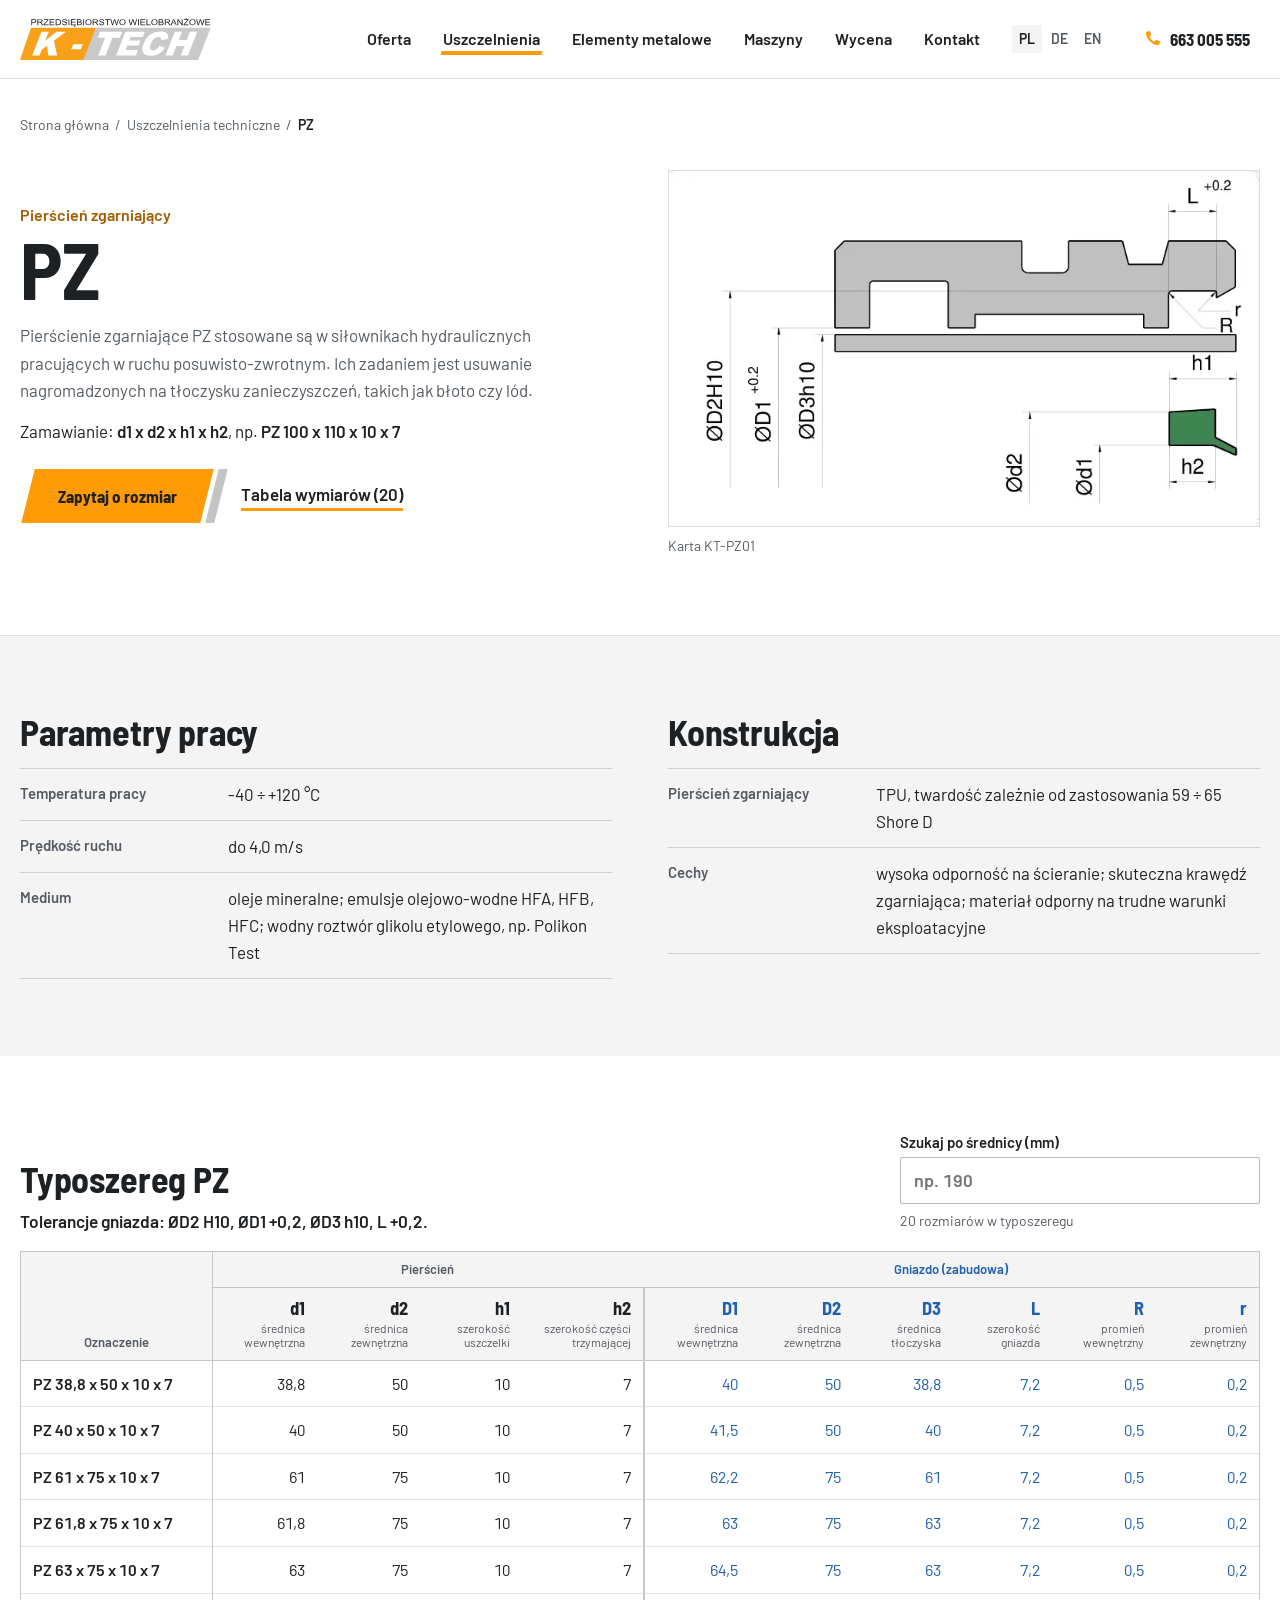
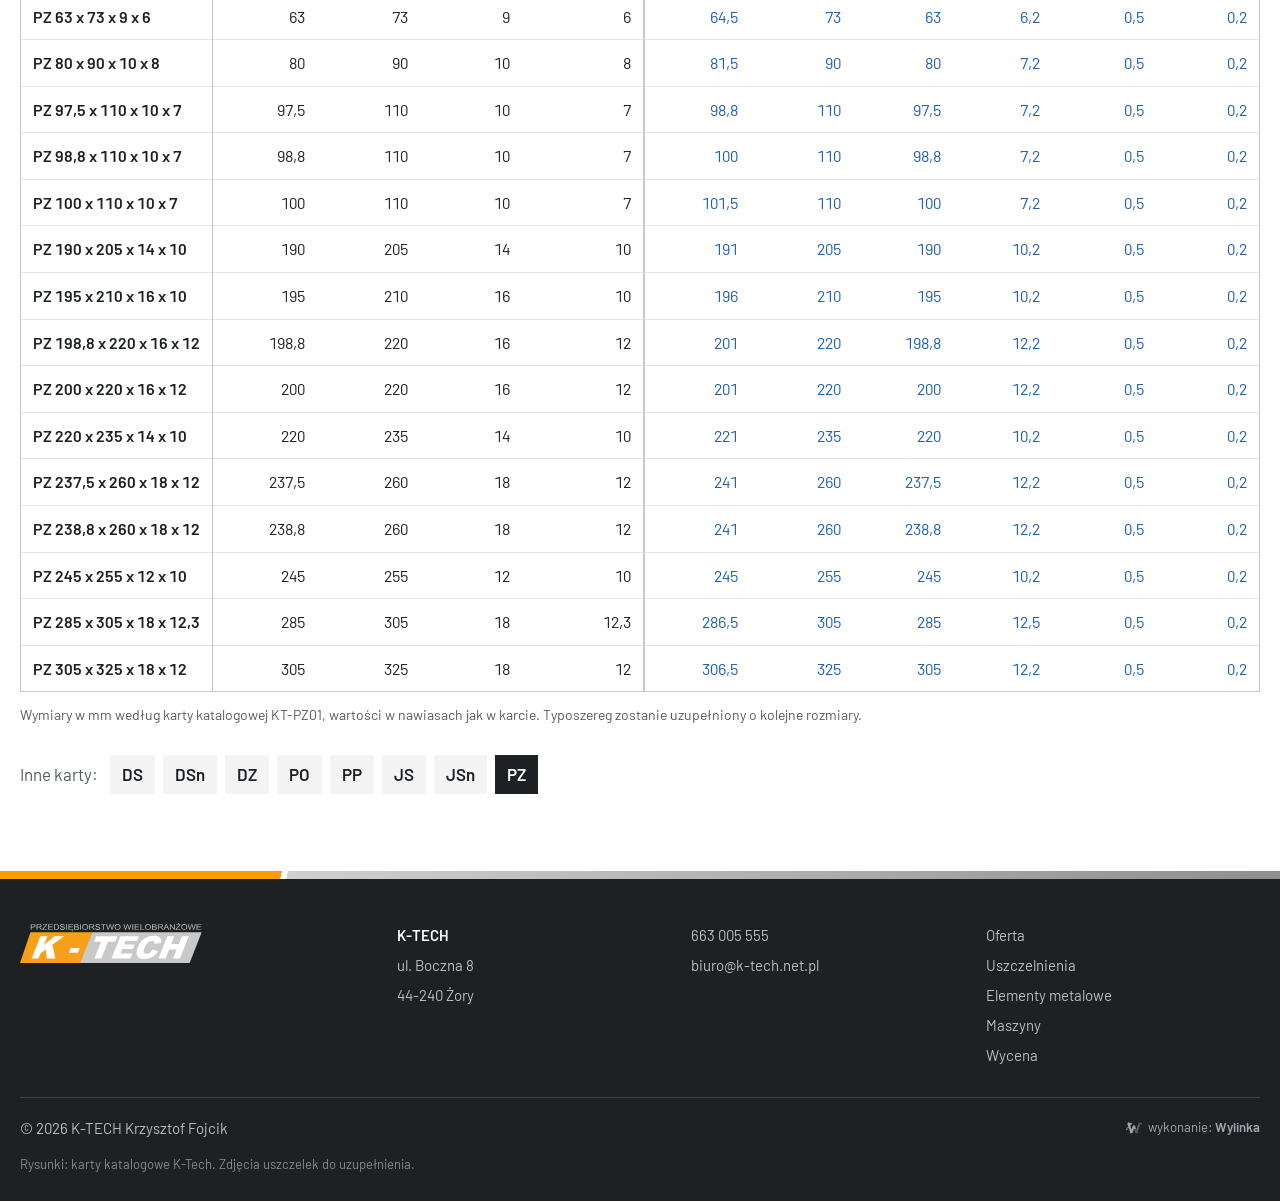
<file: uszczelnienia/pz/index.html>
<!doctype html>
<html lang="pl">
<head>
<meta charset="utf-8">
<meta name="viewport" content="width=device-width,initial-scale=1,viewport-fit=cover">
<meta name="robots" content="noindex,nofollow">
<title>PZ pierścień zgarniający - wymiary i parametry - K-Tech</title>
<meta name="description" content="PZ, pierścień zgarniający: parametry pracy, materiał i tabela 20 rozmiarów uszczelki i gniazda.">
<meta name="theme-color" content="#FFFFFF">
<link rel="preload" href="../../fonts/barlow-semi-condensed-latin-700-normal.woff2" as="font" type="font/woff2" crossorigin>
<link rel="stylesheet" href="../../style.css">
<link rel="icon" href="../../img/favicon.svg" type="image/svg+xml">
<style>
.wylinka-badge{display:inline-flex;align-items:center;gap:.4em;color:inherit;text-decoration:none;font-size:.875em;line-height:1;opacity:.85}
.wylinka-badge:hover,.wylinka-badge:focus-visible{opacity:1}
.wylinka-badge:focus-visible{outline:2px solid currentColor;outline-offset:3px;border-radius:2px}
.wylinka-badge svg{width:18px;height:18px;flex:none;overflow:visible}
.wylinka-badge b{font-weight:600}
.wylinka-badge .wy-old{opacity:.45;transform-origin:40px 30px;transition:transform .32s cubic-bezier(.3,.7,.4,1),opacity .32s ease-out}
.wylinka-badge .wy-pod{opacity:0;transition:opacity .2s ease-out .08s}
.wylinka-badge:hover .wy-old,.wylinka-badge:focus-visible .wy-old{transform:translate(9px,7px) rotate(9deg);opacity:0}
.wylinka-badge:hover .wy-pod,.wylinka-badge:focus-visible .wy-pod{opacity:1}
@media (prefers-reduced-motion:reduce){.wylinka-badge .wy-old,.wylinka-badge .wy-pod{transition:none}.wylinka-badge:hover .wy-old,.wylinka-badge:focus-visible .wy-old{transform:none;opacity:.45}.wylinka-badge:hover .wy-pod,.wylinka-badge:focus-visible .wy-pod{opacity:0}}
</style>
</head>
<body class="podstrona">
<a class="skip" href="#tresc">Przejdź do treści</a>

<svg width="0" height="0" style="position:absolute" aria-hidden="true">
  <defs>
    <symbol id="logo" viewBox="0 0 702.6 154.7"><path fill-rule="evenodd" d="M41.7 26.3L41.7 4.6L50.8 4.6C52.4 4.6 53.5 4.6 54.4 4.8C55.5 4.9 56.6 5.3 57.4 5.7C58.3 6.2 58.8 6.9 59.4 7.9C59.7 8.8 60.1 9.7 60.1 10.8C60.1 12.6 59.4 14.3 58.1 15.5C56.8 16.8 54.4 17.4 51.0 17.4L44.8 17.4L44.8 26.3L41.7 26.3M44.8 14.8L51.2 14.8C53.2 14.8 54.6 14.4 55.5 13.9C56.3 13.2 56.8 12.1 56.8 11.0C56.8 10.0 56.5 9.1 56.1 8.6C55.5 7.9 54.8 7.5 53.9 7.3C53.5 7.1 52.4 7.1 51.0 7.1L44.8 7.1L44.8 14.8M64.1 26.3L64.1 4.6L74.9 4.6C76.9 4.6 78.6 4.8 79.7 5.1C80.9 5.5 81.7 6.2 82.4 7.1C83.1 8.2 83.5 9.3 83.5 10.4C83.5 12.1 82.8 13.3 81.8 14.3C80.6 15.3 78.9 16.1 76.5 16.4C77.5 16.6 78.0 17.2 78.6 17.4C79.5 18.3 80.4 19.2 81.1 20.3L85.3 26.3L81.3 26.3L78.2 21.7C77.3 20.5 76.5 19.4 75.8 18.8C75.3 18.1 74.7 17.5 74.2 17.2C73.8 17.0 73.3 16.8 72.9 16.6C72.5 16.6 71.8 16.6 71.1 16.6L67.4 16.6L67.4 26.3L64.1 26.3M67.4 14.1L74.2 14.1C75.6 14.1 76.7 14.1 77.6 13.7C78.4 13.3 79.1 13.0 79.5 12.4C79.8 11.7 80.2 11.1 80.2 10.4C80.2 9.5 79.7 8.6 78.9 7.9C78.0 7.3 76.7 6.9 74.9 6.9L67.4 6.9L67.4 14.1M86.4 26.3L86.4 23.6L98.8 9.7C99.7 8.6 100.5 7.9 101.2 7.1L87.9 7.1L87.9 4.6L105.0 4.6L105.0 7.1L91.5 22.1L90.1 23.7L105.4 23.7L105.4 26.3L86.4 26.3M109.1 26.3L109.1 4.6L126.4 4.6L126.4 7.1L112.2 7.1L112.2 13.7L125.5 13.7L125.5 16.3L112.2 16.3L112.2 23.7L127.0 23.7L127.0 26.3L109.1 26.3M131.4 26.3L131.4 4.6L139.6 4.6C141.6 4.6 143.0 4.6 144.0 4.8C145.4 5.1 146.5 5.7 147.4 6.4C148.7 7.3 149.6 8.6 150.4 10.0C150.9 11.7 151.3 13.3 151.3 15.3C151.3 17.0 151.1 18.5 150.7 19.5C150.2 21.0 149.6 21.9 149.1 22.8C148.3 23.6 147.6 24.3 146.9 24.8C146.0 25.2 145.1 25.6 144.0 25.9C142.9 26.1 141.6 26.3 140.1 26.3L131.4 26.3M134.6 23.7L139.8 23.7C141.2 23.7 142.5 23.6 143.4 23.2C144.3 23.0 145.1 22.7 145.6 22.1C146.3 21.4 146.9 20.5 147.4 19.4C147.8 18.3 148.0 16.8 148.0 15.2C148.0 13.0 147.6 11.1 146.7 10.0C146.0 8.8 144.9 7.9 143.8 7.5C142.9 7.1 141.6 7.1 139.6 7.1L134.6 7.1L134.6 23.7M154.6 19.2L157.7 19.0C157.8 20.1 158.0 21.0 158.6 21.7C159.1 22.5 159.9 23.0 160.9 23.4C162.0 23.7 163.3 24.1 164.8 24.1C165.9 24.1 167.0 23.9 167.9 23.6C168.8 23.2 169.5 22.8 170.1 22.3C170.4 21.6 170.6 21.0 170.6 20.3C170.6 19.7 170.4 19.0 170.1 18.6C169.5 18.1 168.8 17.7 167.9 17.4C167.2 17.0 165.7 16.6 163.5 16.3C161.3 15.7 159.9 15.3 158.9 15.0C157.8 14.3 156.9 13.7 156.4 12.8C155.8 12.1 155.5 11.1 155.5 10.2C155.5 9.1 155.8 8.0 156.6 7.1C157.3 6.2 158.2 5.5 159.5 4.9C160.9 4.4 162.4 4.2 164.1 4.2C165.7 4.2 167.3 4.4 168.8 4.9C170.1 5.5 171.2 6.2 171.9 7.3C172.6 8.2 173.0 9.3 173.0 10.6L169.9 11.0C169.9 9.5 169.4 8.4 168.3 7.9C167.3 7.1 165.9 6.8 164.1 6.8C162.2 6.8 160.8 7.1 159.9 7.7C158.9 8.2 158.6 9.1 158.6 10.0C158.6 10.8 158.9 11.3 159.5 11.9C160.2 12.4 161.7 13.0 164.2 13.3C167.0 14.1 168.6 14.4 169.7 14.8C171.0 15.3 172.1 16.1 172.6 17.0C173.4 17.9 173.7 19.0 173.7 20.1C173.7 21.2 173.4 22.3 172.6 23.4C171.9 24.3 170.8 25.2 169.5 25.8C168.1 26.3 166.6 26.7 164.8 26.7C162.6 26.7 160.9 26.3 159.5 25.8C157.8 25.2 156.7 24.3 156.0 23.2C155.1 21.9 154.7 20.6 154.6 19.2M181.8 4.6L181.8 26.3L178.7 26.3L178.7 4.6ZM187.4 26.3L187.4 4.6L205.0 4.6L205.0 7.1L190.7 7.1L190.7 13.7L204.1 13.7L204.1 16.3L190.7 16.3L190.7 23.7L205.5 23.7L205.5 26.3L187.4 26.3M204.4 26.3C203.7 26.7 203.2 27.0 202.8 27.6C202.6 28.1 202.4 28.5 202.4 29.0C202.4 29.4 202.4 29.8 202.8 30.1C203.0 30.3 203.3 30.5 203.9 30.5C204.2 30.5 204.4 30.5 204.8 30.5C205.0 30.3 205.2 30.3 205.5 30.1L205.5 32.2C204.6 32.3 203.9 32.5 203.2 32.5C202.8 32.5 202.2 32.5 201.9 32.3C201.3 32.2 201.0 32.0 200.8 31.8C200.4 31.6 200.2 31.2 200.0 30.9C200.0 30.5 199.9 30.3 199.9 30.0C199.9 29.2 200.0 28.7 200.6 28.0C201.0 27.4 201.5 26.7 202.2 26.3L204.4 26.3M209.7 26.3L209.7 4.6L218.9 4.6C220.7 4.6 222.2 4.8 223.2 5.1C224.3 5.7 225.3 6.2 225.8 7.1C226.4 8.0 226.7 9.1 226.7 10.0C226.7 11.0 226.5 11.9 226.0 12.6C225.4 13.5 224.5 14.3 223.4 14.6C224.9 15.0 226.0 15.7 226.7 16.6C227.6 17.5 228.0 18.6 228.0 19.9C228.0 21.0 227.6 21.9 227.3 22.8C226.7 23.6 226.2 24.3 225.4 24.8C224.7 25.2 223.8 25.6 222.9 25.9C221.8 26.1 220.5 26.3 218.9 26.3L209.7 26.3M213.0 13.7L218.1 13.7C219.6 13.7 220.5 13.5 221.2 13.3C222.0 13.2 222.5 12.8 223.1 12.2C223.4 11.9 223.6 11.1 223.6 10.4C223.6 9.7 223.4 9.1 223.1 8.6C222.7 7.9 222.2 7.7 221.4 7.3C220.7 7.1 219.4 7.1 217.8 7.1L213.0 7.1L213.0 13.7M213.0 23.7L218.9 23.7C220.0 23.7 220.7 23.6 221.1 23.6C221.8 23.4 222.5 23.2 222.9 23.0C223.4 22.7 223.8 22.3 224.2 21.7C224.5 21.2 224.7 20.6 224.7 19.9C224.7 19.2 224.3 18.5 224.0 17.9C223.4 17.2 222.9 16.8 222.0 16.6C221.2 16.3 220.0 16.3 218.5 16.3L213.0 16.3L213.0 23.7M236.0 4.6L236.0 26.3L232.9 26.3L232.9 4.6ZM240.8 15.7C240.8 12.1 241.7 9.3 243.9 7.1C246.1 5.1 248.8 4.2 252.3 4.2C254.5 4.2 256.5 4.8 258.1 5.7C260.0 6.6 261.4 7.9 262.3 9.5C263.3 11.3 263.8 13.3 263.8 15.3C263.8 17.5 263.3 19.5 262.2 21.4C261.2 23.0 259.8 24.3 258.0 25.2C256.3 26.1 254.3 26.7 252.3 26.7C249.9 26.7 247.9 26.1 246.1 25.0C244.3 24.1 243.0 22.8 242.1 21.0C241.1 19.4 240.8 17.5 240.8 15.7M243.9 15.7C243.9 18.3 244.8 20.5 246.3 21.9C247.9 23.4 249.9 24.1 252.1 24.1C254.7 24.1 256.5 23.4 258.1 21.9C259.6 20.3 260.3 18.3 260.3 15.3C260.3 13.7 260.2 12.1 259.4 10.8C258.7 9.5 257.8 8.4 256.5 7.7C255.2 7.1 253.8 6.6 252.3 6.6C249.9 6.6 248.1 7.3 246.4 8.8C244.8 10.2 243.9 12.4 243.9 15.7M267.8 26.3L267.8 4.6L278.6 4.6C280.8 4.6 282.3 4.8 283.5 5.1C284.6 5.5 285.5 6.2 286.1 7.1C286.8 8.2 287.2 9.3 287.2 10.4C287.2 12.1 286.6 13.3 285.5 14.3C284.3 15.3 282.6 16.1 280.4 16.4C281.2 16.6 281.9 17.2 282.3 17.4C283.2 18.3 284.1 19.2 285.0 20.3L289.0 26.3L285.0 26.3L281.9 21.7C281.0 20.5 280.2 19.4 279.7 18.8C279.0 18.1 278.4 17.5 278.1 17.2C277.5 17.0 277.1 16.8 276.6 16.6C276.2 16.6 275.7 16.6 274.8 16.6L271.1 16.6L271.1 26.3L267.8 26.3M271.1 14.1L277.9 14.1C279.3 14.1 280.4 14.1 281.3 13.7C282.1 13.3 282.8 13.0 283.2 12.4C283.5 11.7 283.9 11.1 283.9 10.4C283.9 9.5 283.5 8.6 282.6 7.9C281.7 7.3 280.4 6.9 278.8 6.9L271.1 6.9L271.1 14.1M291.0 19.2L294.1 19.0C294.1 20.1 294.5 21.0 295.0 21.7C295.6 22.5 296.3 23.0 297.4 23.4C298.5 23.7 299.8 24.1 301.3 24.1C302.4 24.1 303.4 23.9 304.4 23.6C305.3 23.2 306.0 22.8 306.6 22.3C306.9 21.6 307.1 21.0 307.1 20.3C307.1 19.7 306.9 19.0 306.6 18.6C306.0 18.1 305.3 17.7 304.4 17.4C303.6 17.0 302.2 16.6 300.0 16.3C297.8 15.7 296.3 15.3 295.4 15.0C294.3 14.3 293.4 13.7 292.9 12.8C292.3 12.1 291.9 11.1 291.9 10.2C291.9 9.1 292.3 8.0 293.0 7.1C293.8 6.2 294.7 5.5 296.0 4.9C297.4 4.4 298.9 4.2 300.5 4.2C302.2 4.2 303.8 4.4 305.3 4.9C306.6 5.5 307.7 6.2 308.4 7.3C309.1 8.2 309.5 9.3 309.5 10.6L306.4 11.0C306.2 9.5 305.6 8.4 304.7 7.9C303.8 7.1 302.4 6.8 300.5 6.8C298.7 6.8 297.2 7.1 296.3 7.7C295.4 8.2 295.0 9.1 295.0 10.0C295.0 10.8 295.4 11.3 296.0 11.9C296.7 12.4 298.1 13.0 300.7 13.3C303.4 14.1 305.1 14.4 306.0 14.8C307.5 15.3 308.6 16.1 309.1 17.0C309.8 17.9 310.2 19.0 310.2 20.1C310.2 21.2 309.8 22.3 309.1 23.4C308.4 24.3 307.3 25.2 306.0 25.8C304.5 26.3 303.1 26.7 301.3 26.7C299.1 26.7 297.4 26.3 296.0 25.8C294.3 25.2 293.2 24.3 292.3 23.2C291.6 21.9 291.2 20.6 291.0 19.2M320.6 26.3L320.6 7.1L312.8 7.1L312.8 4.6L331.8 4.6L331.8 7.1L323.9 7.1L323.9 26.3L320.6 26.3M339.3 26.3L332.9 4.6L336.1 4.6L339.8 18.8C340.2 20.3 340.5 21.7 340.9 23.2C341.4 20.8 341.8 19.5 342.0 19.2L346.6 4.6L350.4 4.6L353.9 15.5C354.6 18.3 355.3 20.8 355.7 23.2C356.1 21.9 356.4 20.3 357.0 18.5L360.6 4.6L363.9 4.6L357.3 26.3L354.2 26.3L349.1 9.7C348.8 8.4 348.4 7.5 348.4 7.1C348.0 8.2 347.8 9.0 347.7 9.7L342.5 26.3L339.3 26.3M365.9 15.7C365.9 12.1 367.0 9.3 369.0 7.1C371.2 5.1 374.0 4.2 377.4 4.2C379.6 4.2 381.6 4.8 383.5 5.7C385.1 6.6 386.6 7.9 387.5 9.5C388.4 11.3 388.9 13.3 388.9 15.3C388.9 17.5 388.4 19.5 387.5 21.4C386.4 23.0 385.1 24.3 383.3 25.2C381.5 26.1 379.4 26.7 377.4 26.7C375.1 26.7 373.1 26.1 371.2 25.0C369.6 24.1 368.1 22.8 367.2 21.0C366.3 19.4 365.9 17.5 365.9 15.7M369.2 15.7C369.2 18.3 369.9 20.5 371.6 21.9C373.1 23.4 375.1 24.1 377.4 24.1C379.8 24.1 381.8 23.4 383.3 21.9C384.9 20.3 385.7 18.3 385.7 15.3C385.7 13.7 385.3 12.1 384.6 10.8C384.0 9.5 382.9 8.4 381.6 7.7C380.5 7.1 379.1 6.6 377.4 6.6C375.2 6.6 373.2 7.3 371.6 8.8C369.9 10.2 369.2 12.4 369.2 15.7M406.5 26.3L400.3 4.6L403.6 4.6L407.0 18.8C407.6 20.3 407.8 21.7 408.1 23.2C408.9 20.8 409.2 19.5 409.2 19.2L413.8 4.6L417.6 4.6L421.1 15.5C422.0 18.3 422.6 20.8 422.9 23.2C423.3 21.9 423.7 20.3 424.2 18.5L427.9 4.6L431.1 4.6L424.6 26.3L421.5 26.3L416.3 9.7C416.0 8.4 415.8 7.5 415.6 7.1C415.4 8.2 415.1 9.0 414.9 9.7L410.0 26.3L406.5 26.3M437.9 4.6L437.9 26.3L434.6 26.3L434.6 4.6ZM443.6 26.3L443.6 4.6L460.9 4.6L460.9 7.1L446.7 7.1L446.7 13.7L460.0 13.7L460.0 16.3L446.7 16.3L446.7 23.7L461.5 23.7L461.5 26.3L443.6 26.3M465.7 26.3L465.7 4.6L469.0 4.6L469.0 23.7L480.8 23.7L480.8 26.3L465.7 26.3M483.6 15.7C483.6 12.1 484.7 9.3 486.9 7.1C489.1 5.1 491.8 4.2 495.3 4.2C497.5 4.2 499.5 4.8 501.1 5.7C502.9 6.6 504.4 7.9 505.3 9.5C506.2 11.3 506.6 13.3 506.6 15.3C506.6 17.5 506.2 19.5 505.1 21.4C504.2 23.0 502.8 24.3 500.9 25.2C499.1 26.1 497.3 26.7 495.1 26.7C492.9 26.7 490.9 26.1 489.1 25.0C487.2 24.1 486.0 22.8 485.0 21.0C484.1 19.4 483.6 17.5 483.6 15.7M486.9 15.7C486.9 18.3 487.8 20.5 489.2 21.9C490.9 23.4 492.7 24.1 495.1 24.1C497.6 24.1 499.5 23.4 501.1 21.9C502.6 20.3 503.3 18.3 503.3 15.3C503.3 13.7 502.9 12.1 502.4 10.8C501.7 9.5 500.8 8.4 499.5 7.7C498.2 7.1 496.7 6.6 495.3 6.6C492.9 6.6 491.1 7.3 489.4 8.8C487.8 10.2 486.9 12.4 486.9 15.7M510.6 26.3L510.6 4.6L519.8 4.6C521.6 4.6 523.0 4.8 524.1 5.1C525.2 5.7 526.1 6.2 526.7 7.1C527.4 8.0 527.6 9.1 527.6 10.0C527.6 11.0 527.4 11.9 526.9 12.6C526.3 13.5 525.4 14.3 524.3 14.6C525.8 15.0 526.9 15.7 527.6 16.6C528.5 17.5 528.9 18.6 528.9 19.9C528.9 21.0 528.5 21.9 528.2 22.8C527.6 23.6 527.1 24.3 526.3 24.8C525.6 25.2 524.7 25.6 523.8 25.9C522.7 26.1 521.4 26.3 519.9 26.3L510.6 26.3M513.9 13.7L519.0 13.7C520.5 13.7 521.6 13.5 522.1 13.3C522.9 13.2 523.6 12.8 524.0 12.2C524.3 11.9 524.5 11.1 524.5 10.4C524.5 9.7 524.3 9.1 524.0 8.6C523.6 7.9 523.0 7.7 522.3 7.3C521.6 7.1 520.3 7.1 518.7 7.1L513.9 7.1L513.9 13.7M513.9 23.7L519.9 23.7C520.8 23.7 521.6 23.6 521.9 23.6C522.7 23.4 523.4 23.2 524.0 23.0C524.3 22.7 524.7 22.3 525.1 21.7C525.4 21.2 525.6 20.6 525.6 19.9C525.6 19.2 525.4 18.5 524.9 17.9C524.3 17.2 523.8 16.8 522.9 16.6C522.1 16.3 520.8 16.3 519.4 16.3L513.9 16.3L513.9 23.7M533.3 26.3L533.3 4.6L544.1 4.6C546.1 4.6 547.7 4.8 548.8 5.1C549.9 5.5 550.8 6.2 551.5 7.1C552.3 8.2 552.5 9.3 552.5 10.4C552.5 12.1 551.9 13.3 550.8 14.3C549.7 15.3 548.1 16.1 545.7 16.4C546.6 16.6 547.2 17.2 547.7 17.4C548.6 18.3 549.5 19.2 550.3 20.3L554.5 26.3L550.4 26.3L547.3 21.7C546.4 20.5 545.7 19.4 545.0 18.8C544.4 18.1 543.9 17.5 543.3 17.2C543.0 17.0 542.4 16.8 541.9 16.6C541.7 16.6 540.9 16.6 540.2 16.6L536.4 16.6L536.4 26.3L533.3 26.3M536.4 14.1L543.3 14.1C544.8 14.1 545.9 14.1 546.8 13.7C547.5 13.3 548.1 13.0 548.6 12.4C549.0 11.7 549.2 11.1 549.2 10.4C549.2 9.5 548.8 8.6 547.9 7.9C547.2 7.3 545.9 6.9 544.1 6.9L536.4 6.9L536.4 14.1M554.8 26.3L564.1 4.6L567.6 4.6L577.5 26.3L573.8 26.3L571.1 19.5L560.9 19.5L558.3 26.3L554.8 26.3M561.8 17.4L570.0 17.4L567.4 11.3C566.7 9.5 566.2 8.0 565.8 6.8C565.4 8.2 565.1 9.5 564.3 11.0L561.8 17.4M579.9 26.3L579.9 4.6L583.1 4.6L595.8 21.6L595.8 4.6L598.9 4.6L598.9 26.3L595.6 26.3L583.0 9.1L583.0 26.3L579.9 26.3M602.3 26.3L602.3 23.6L614.8 9.7C615.5 8.6 616.4 7.9 617.1 7.1L603.8 7.1L603.8 4.6L621.0 4.6L621.0 7.1L607.4 22.1L606.0 23.7L621.3 23.7L621.3 26.3L602.3 26.3M610.7 3.1L610.7 0.0L614.4 0.0L614.4 3.1L610.7 3.1M623.9 15.7C623.9 12.1 624.8 9.3 627.0 7.1C629.2 5.1 631.9 4.2 635.4 4.2C637.6 4.2 639.6 4.8 641.4 5.7C643.1 6.6 644.5 7.9 645.4 9.5C646.4 11.3 646.9 13.3 646.9 15.3C646.9 17.5 646.4 19.5 645.4 21.4C644.3 23.0 643.1 24.3 641.2 25.2C639.4 26.1 637.4 26.7 635.4 26.7C633.0 26.7 631.0 26.1 629.2 25.0C627.5 24.1 626.1 22.8 625.2 21.0C624.3 19.4 623.9 17.5 623.9 15.7M627.0 15.7C627.0 18.3 627.9 20.5 629.4 21.9C631.0 23.4 633.0 24.1 635.4 24.1C637.8 24.1 639.6 23.4 641.2 21.9C642.7 20.3 643.6 18.3 643.6 15.3C643.6 13.7 643.3 12.1 642.5 10.8C641.8 9.5 640.9 8.4 639.6 7.7C638.3 7.1 637.0 6.6 635.4 6.6C633.0 6.6 631.2 7.3 629.6 8.8C627.9 10.2 627.0 12.4 627.0 15.7M655.1 26.3L648.7 4.6L652.0 4.6L655.7 18.8C656.0 20.3 656.4 21.7 656.8 23.2C657.3 20.8 657.7 19.5 657.9 19.2L662.4 4.6L666.3 4.6L669.7 15.5C670.5 18.3 671.2 20.8 671.6 23.2C671.9 21.9 672.3 20.3 672.8 18.5L676.5 4.6L679.8 4.6L673.2 26.3L670.1 26.3L665.0 9.7C664.6 8.4 664.3 7.5 664.3 7.1C663.9 8.2 663.7 9.0 663.5 9.7L658.4 26.3L655.1 26.3M682.7 26.3L682.7 4.6L700.1 4.6L700.1 7.1L686.0 7.1L686.0 13.7L699.2 13.7L699.2 16.3L686.0 16.3L686.0 23.7L700.8 23.7L700.8 26.3L682.7 26.3" fill="currentColor"/><path fill-rule="evenodd" d="M40.6 36.2L-0.0 154.7L240.1 154.7L280.4 36.2L40.6 36.2" fill="#F9A01A"/><path fill-rule="evenodd" d="M279.7 36.2L233.1 154.7L656.0 154.7L702.6 36.2L279.7 36.2" fill="#CAC9C9"/><path fill-rule="evenodd" d="M79.1 51.0L106.0 51.0L93.0 83.9L133.9 51.0L169.5 51.0L125.1 83.7L136.8 137.7L104.0 137.7L99.7 102.1L80.0 116.6L71.8 137.7L44.9 137.7L79.1 51.0M196.0 96.8L230.9 96.8L223.6 115.5L188.7 115.5L196.0 96.8M294.9 51.0L376.3 51.0L367.9 72.3L340.5 72.3L314.8 137.7L288.1 137.7L313.7 72.3L286.5 72.3L294.9 51.0M388.2 51.0L460.0 51.0L452.7 69.6L407.9 69.6L402.5 83.3L443.9 83.3L437.0 101.0L395.5 101.0L388.8 118.2L434.8 118.2L427.1 137.7L354.1 137.7L388.2 51.0M513.4 102.3L534.0 109.2C529.8 116.0 525.2 121.5 520.1 125.9C515.0 130.3 509.3 133.5 503.5 135.7C497.6 138.1 490.7 139.2 482.9 139.2C473.5 139.2 466.4 137.7 461.5 135.0C456.5 132.3 453.3 127.5 451.6 120.6C450.0 113.6 451.4 104.9 455.6 94.1C461.3 79.8 469.3 68.9 480.1 61.0C490.7 53.3 502.9 49.5 517.0 49.5C528.0 49.5 535.6 51.7 540.2 56.1C544.6 60.7 546.6 67.4 546.1 76.5L520.5 81.7C520.7 79.1 520.5 77.3 520.1 76.0C519.4 74.0 518.1 72.3 516.5 71.3C514.6 70.2 512.4 69.6 509.7 69.6C503.7 69.6 498.0 72.2 492.9 76.9C489.1 80.6 485.6 86.2 482.5 94.1C478.8 103.6 477.6 110.2 479.2 113.6C480.7 117.3 484.1 119.1 489.4 119.1C494.5 119.1 498.9 117.7 502.8 114.7C506.4 111.8 509.9 107.8 513.4 102.3M570.0 51.0L596.8 51.0L585.0 81.3L614.2 81.3L626.1 51.0L652.9 51.0L618.8 137.7L591.9 137.7L605.8 102.7L576.6 102.7L562.7 137.7L535.8 137.7L570.0 51.0" fill="#fff"/></symbol>
    <symbol id="tel" viewBox="0 0 20 20"><path d="M5.2 2.5 7.8 2l1.5 4-2 1.4a10 10 0 0 0 5.3 5.3l1.4-2 4 1.5-.5 2.6c-.2.9-1 1.5-1.9 1.4A14.5 14.5 0 0 1 3.8 4.4c-.1-.9.5-1.7 1.4-1.9Z" fill="currentColor"/></symbol>
  </defs>
</svg>

<header class="top" id="top">
  <div class="top-in">
    <a class="logo" href="../../" aria-label="K-Tech - strona główna"><svg viewBox="0 0 702.6 154.7" role="img"><title>K-TECH Przedsiębiorstwo Wielobranżowe</title><use href="#logo"/></svg></a>
    <nav class="nav" aria-label="Menu">
      <a href="../../#oferta">Oferta</a>
      <a href="../../uszczelnienia/" class="akt" aria-current="page">Uszczelnienia</a>
      <a href="../../#wyroby">Elementy metalowe</a>
      <a href="../../#maszyny">Maszyny</a>
      <a href="../../#wycena">Wycena</a>
      <a href="../../#kontakt">Kontakt</a>
    </nav>
    <div class="jezyki" aria-label="Język / Sprache / Language"><a href="../../" hreflang="pl" lang="pl" aria-current="page">PL</a><a href="../../de/" hreflang="de" lang="de">DE</a><a href="../../en/" hreflang="en" lang="en">EN</a></div>
    <a class="top-tel" href="tel:+48663005555" aria-label="Zadzwoń: 663 005 555"><svg><use href="#tel"/></svg><span>663 005 555</span></a>
    <button class="burger" type="button" aria-expanded="false" aria-controls="menu-mob" aria-label="Otwórz menu"><span></span><span></span><span></span></button>
  </div>
  <div class="menu-mob" id="menu-mob" hidden>
    <nav aria-label="Menu">
      <a href="../../#oferta">Oferta</a>
      <a href="../../uszczelnienia/">Uszczelnienia</a>
      <a href="../../#wyroby">Elementy metalowe</a>
      <a href="../../#maszyny">Maszyny</a>
      <a href="../../#wycena">Wycena</a>
      <a href="../../#kontakt">Kontakt</a>
    </nav>
    <div class="menu-mob-dol">
      <div class="jezyki"><a href="../../" hreflang="pl" lang="pl" aria-current="page">PL</a><a href="../../de/" hreflang="de" lang="de">DE</a><a href="../../en/" hreflang="en" lang="en">EN</a></div>
      <a class="menu-mob-tel" href="tel:+48663005555">663 005 555</a>
    </div>
  </div>
</header>

<main id="tresc">

<section class="sekcja pod-glowa">
  <div class="wrap">
    <nav class="okruchy" aria-label="Jesteś tutaj"><a href="../../">Strona główna</a><span>/</span><a href="../">Uszczelnienia techniczne</a><span>/</span><span aria-current="page">PZ</span></nav>
    <div class="kar-gora">
      <figure class="kar-foto">
        <img src="../../img/u/pz-zabudowa.webp" alt="PZ - rysunek zabudowy z wymiarami" width="764" height="459" fetchpriority="high">
        <figcaption>Karta KT-PZ01</figcaption>
      </figure>
      <div class="kar-opis">
        <p class="kar-typ">Pierścień zgarniający</p>
        <h1>PZ</h1>
        <p>Pierścienie zgarniające PZ stosowane są w siłownikach hydraulicznych pracujących w ruchu posuwisto-zwrotnym. Ich zadaniem jest usuwanie nagromadzonych na tłoczysku zanieczyszczeń, takich jak błoto czy lód.</p>
        <p class="kar-zam">Zamawianie: <b>d1 x d2 x h1 x h2</b>, np. <b>PZ 100 x 110 x 10 x 7</b></p>
        <div class="kar-akcje"><a class="btn" href="../../#wycena"><span>Zapytaj o rozmiar</span></a><a class="kar-do-tab" href="#typoszereg">Tabela wymiarów (20)</a></div>
      </div>
    </div>
  </div>
</section>

<section class="sekcja szara kar-dane">
  <div class="wrap kar-siatka">
    <div>
      <h2>Parametry pracy</h2>
      <dl class="kar-param">
        <div><dt>Temperatura pracy</dt><dd>-40 ÷ +120 °C</dd></div>
        <div><dt>Prędkość ruchu</dt><dd>do 4,0 m/s</dd></div>
        <div><dt>Medium</dt><dd>oleje mineralne; emulsje olejowo-wodne HFA, HFB, HFC; wodny roztwór glikolu etylowego, np. Polikon Test</dd></div>
      </dl>
    </div>
    <div>
      <h2>Konstrukcja</h2>
      <dl class="kar-param">
        <div><dt>Pierścień zgarniający</dt><dd>TPU, twardość zależnie od zastosowania 59 ÷ 65 Shore D</dd></div>
        <div><dt>Cechy</dt><dd>wysoka odporność na ścieranie; skuteczna krawędź zgarniająca; materiał odporny na trudne warunki eksploatacyjne</dd></div>
      </dl>
    </div>
  </div>
</section>

<section class="sekcja kar-tab" id="typoszereg">
  <div class="wrap">
    <div class="tab-glowa">
      <div class="tab-opis">
        <h2>Typoszereg PZ</h2>
        <p class="kar-tol">Tolerancje gniazda: ØD2 H10, ØD1 +0,2, ØD3 h10, L +0,2.</p>
      </div>
      <div class="filtr">
        <label for="filtr-d">Szukaj po średnicy (mm)</label>
        <div class="filtr-pole"><input id="filtr-d" type="text" inputmode="decimal" autocomplete="off" placeholder="np. 190"><button type="button" id="filtr-x" hidden aria-label="Wyczyść">Wyczyść</button></div>
        <p id="filtr-info" class="filtr-info" aria-live="polite">20 rozmiarów w typoszeregu</p>
      </div>
    </div>
    <p class="tab-hint">Tabelę można przesuwać w bok. Kolumna z oznaczeniem zostaje na miejscu.</p>
    <div class="tab-ramka" tabindex="0" role="region" aria-label="Tabela wymiarów PZ, przewijana w poziomie">
      <table id="tab-wym" class="tab-wym u4">
        <thead>
          <tr class="tab-grupy"><th scope="col" rowspan="2" class="tab-ozn">Oznaczenie</th><th colspan="4" scope="colgroup">Pierścień</th><th colspan="6" scope="colgroup" class="zab">Gniazdo (zabudowa)</th></tr>
          <tr><th scope="col"><b>d1</b><span>średnica wewnętrzna</span></th><th scope="col"><b>d2</b><span>średnica zewnętrzna</span></th><th scope="col"><b>h1</b><span>szerokość uszczelki</span></th><th scope="col"><b>h2</b><span>szerokość części trzymającej</span></th><th scope="col" class="zab"><b>D1</b><span>średnica wewnętrzna</span></th><th scope="col" class="zab"><b>D2</b><span>średnica zewnętrzna</span></th><th scope="col" class="zab"><b>D3</b><span>średnica tłoczyska</span></th><th scope="col" class="zab"><b>L</b><span>szerokość gniazda</span></th><th scope="col" class="zab"><b>R</b><span>promień wewnętrzny</span></th><th scope="col" class="zab"><b>r</b><span>promień zewnętrzny</span></th></tr>
        </thead>
        <tbody>
          <tr data-d1="38,8" data-d2="50" data-d3="38,8"><th scope="row">PZ 38,8 x 50 x 10 x 7</th><td>38,8</td><td>50</td><td>10</td><td>7</td><td class="zab">40</td><td class="zab">50</td><td class="zab">38,8</td><td class="zab">7,2</td><td class="zab">0,5</td><td class="zab">0,2</td></tr>
<tr data-d1="40" data-d2="50" data-d3="40"><th scope="row">PZ 40 x 50 x 10 x 7</th><td>40</td><td>50</td><td>10</td><td>7</td><td class="zab">41,5</td><td class="zab">50</td><td class="zab">40</td><td class="zab">7,2</td><td class="zab">0,5</td><td class="zab">0,2</td></tr>
<tr data-d1="61" data-d2="75" data-d3="61"><th scope="row">PZ 61 x 75 x 10 x 7</th><td>61</td><td>75</td><td>10</td><td>7</td><td class="zab">62,2</td><td class="zab">75</td><td class="zab">61</td><td class="zab">7,2</td><td class="zab">0,5</td><td class="zab">0,2</td></tr>
<tr data-d1="61,8" data-d2="75" data-d3="63"><th scope="row">PZ 61,8 x 75 x 10 x 7</th><td>61,8</td><td>75</td><td>10</td><td>7</td><td class="zab">63</td><td class="zab">75</td><td class="zab">63</td><td class="zab">7,2</td><td class="zab">0,5</td><td class="zab">0,2</td></tr>
<tr data-d1="63" data-d2="75" data-d3="63"><th scope="row">PZ 63 x 75 x 10 x 7</th><td>63</td><td>75</td><td>10</td><td>7</td><td class="zab">64,5</td><td class="zab">75</td><td class="zab">63</td><td class="zab">7,2</td><td class="zab">0,5</td><td class="zab">0,2</td></tr>
<tr data-d1="63" data-d2="73" data-d3="63"><th scope="row">PZ 63 x 73 x 9 x 6</th><td>63</td><td>73</td><td>9</td><td>6</td><td class="zab">64,5</td><td class="zab">73</td><td class="zab">63</td><td class="zab">6,2</td><td class="zab">0,5</td><td class="zab">0,2</td></tr>
<tr data-d1="80" data-d2="90" data-d3="80"><th scope="row">PZ 80 x 90 x 10 x 8</th><td>80</td><td>90</td><td>10</td><td>8</td><td class="zab">81,5</td><td class="zab">90</td><td class="zab">80</td><td class="zab">7,2</td><td class="zab">0,5</td><td class="zab">0,2</td></tr>
<tr data-d1="97,5" data-d2="110" data-d3="97,5"><th scope="row">PZ 97,5 x 110 x 10 x 7</th><td>97,5</td><td>110</td><td>10</td><td>7</td><td class="zab">98,8</td><td class="zab">110</td><td class="zab">97,5</td><td class="zab">7,2</td><td class="zab">0,5</td><td class="zab">0,2</td></tr>
<tr data-d1="98,8" data-d2="110" data-d3="98,8"><th scope="row">PZ 98,8 x 110 x 10 x 7</th><td>98,8</td><td>110</td><td>10</td><td>7</td><td class="zab">100</td><td class="zab">110</td><td class="zab">98,8</td><td class="zab">7,2</td><td class="zab">0,5</td><td class="zab">0,2</td></tr>
<tr data-d1="100" data-d2="110" data-d3="100"><th scope="row">PZ 100 x 110 x 10 x 7</th><td>100</td><td>110</td><td>10</td><td>7</td><td class="zab">101,5</td><td class="zab">110</td><td class="zab">100</td><td class="zab">7,2</td><td class="zab">0,5</td><td class="zab">0,2</td></tr>
<tr data-d1="190" data-d2="205" data-d3="190"><th scope="row">PZ 190 x 205 x 14 x 10</th><td>190</td><td>205</td><td>14</td><td>10</td><td class="zab">191</td><td class="zab">205</td><td class="zab">190</td><td class="zab">10,2</td><td class="zab">0,5</td><td class="zab">0,2</td></tr>
<tr data-d1="195" data-d2="210" data-d3="195"><th scope="row">PZ 195 x 210 x 16 x 10</th><td>195</td><td>210</td><td>16</td><td>10</td><td class="zab">196</td><td class="zab">210</td><td class="zab">195</td><td class="zab">10,2</td><td class="zab">0,5</td><td class="zab">0,2</td></tr>
<tr data-d1="198,8" data-d2="220" data-d3="198,8"><th scope="row">PZ 198,8 x 220 x 16 x 12</th><td>198,8</td><td>220</td><td>16</td><td>12</td><td class="zab">201</td><td class="zab">220</td><td class="zab">198,8</td><td class="zab">12,2</td><td class="zab">0,5</td><td class="zab">0,2</td></tr>
<tr data-d1="200" data-d2="220" data-d3="200"><th scope="row">PZ 200 x 220 x 16 x 12</th><td>200</td><td>220</td><td>16</td><td>12</td><td class="zab">201</td><td class="zab">220</td><td class="zab">200</td><td class="zab">12,2</td><td class="zab">0,5</td><td class="zab">0,2</td></tr>
<tr data-d1="220" data-d2="235" data-d3="220"><th scope="row">PZ 220 x 235 x 14 x 10</th><td>220</td><td>235</td><td>14</td><td>10</td><td class="zab">221</td><td class="zab">235</td><td class="zab">220</td><td class="zab">10,2</td><td class="zab">0,5</td><td class="zab">0,2</td></tr>
<tr data-d1="237,5" data-d2="260" data-d3="237,5"><th scope="row">PZ 237,5 x 260 x 18 x 12</th><td>237,5</td><td>260</td><td>18</td><td>12</td><td class="zab">241</td><td class="zab">260</td><td class="zab">237,5</td><td class="zab">12,2</td><td class="zab">0,5</td><td class="zab">0,2</td></tr>
<tr data-d1="238,8" data-d2="260" data-d3="238,8"><th scope="row">PZ 238,8 x 260 x 18 x 12</th><td>238,8</td><td>260</td><td>18</td><td>12</td><td class="zab">241</td><td class="zab">260</td><td class="zab">238,8</td><td class="zab">12,2</td><td class="zab">0,5</td><td class="zab">0,2</td></tr>
<tr data-d1="245" data-d2="255" data-d3="245"><th scope="row">PZ 245 x 255 x 12 x 10</th><td>245</td><td>255</td><td>12</td><td>10</td><td class="zab">245</td><td class="zab">255</td><td class="zab">245</td><td class="zab">10,2</td><td class="zab">0,5</td><td class="zab">0,2</td></tr>
<tr data-d1="285" data-d2="305" data-d3="285"><th scope="row">PZ 285 x 305 x 18 x 12,3</th><td>285</td><td>305</td><td>18</td><td>12,3</td><td class="zab">286,5</td><td class="zab">305</td><td class="zab">285</td><td class="zab">12,5</td><td class="zab">0,5</td><td class="zab">0,2</td></tr>
<tr data-d1="305" data-d2="325" data-d3="305"><th scope="row">PZ 305 x 325 x 18 x 12</th><td>305</td><td>325</td><td>18</td><td>12</td><td class="zab">306,5</td><td class="zab">325</td><td class="zab">305</td><td class="zab">12,2</td><td class="zab">0,5</td><td class="zab">0,2</td></tr>
        </tbody>
      </table>
    </div>
    <p id="filtr-brak" class="filtr-brak" hidden>Tego rozmiaru nie ma w typoszeregu. <a href="../../#wycena">Prosimy o zapytanie z wymiarami gniazda.</a></p>
    <p class="tab-przyp">Wymiary w mm według karty katalogowej KT-PZ01, wartości w nawiasach jak w karcie. Typoszereg zostanie uzupełniony o kolejne rozmiary.</p>
    <nav class="kar-inne" aria-label="Inne modele"><span>Inne karty:</span> <a href="../ds/">DS</a> <a href="../dsn/">DSn</a> <a href="../dz/">DZ</a> <a href="../po/">PO</a> <a href="../pp/">PP</a> <a href="../js/">JS</a> <a href="../jsn/">JSn</a> <a href="../pz/" aria-current="page">PZ</a></nav>
  </div>
</section>

</main>

<div class="szew" aria-hidden="true"></div>
<footer class="stopka">
  <div class="wrap stopka-in">
    <div class="st-logo"><svg viewBox="0 0 702.6 154.7" role="img"><title>K-TECH</title><use href="#logo"/></svg></div>
    <div class="st-kol">
      <b>K-TECH</b>
      <span>ul. Boczna 8</span>
      <span>44-240 Żory</span>
    </div>
    <div class="st-kol">
      <a href="tel:+48663005555">663 005 555</a>
      <a href="mailto:biuro@k-tech.net.pl">biuro@k-tech.net.pl</a>
    </div>
    <nav class="st-kol" aria-label="Menu">
      <a href="../../#oferta">Oferta</a>
      <a href="../../uszczelnienia/">Uszczelnienia</a>
      <a href="../../#wyroby">Elementy metalowe</a>
      <a href="../../#maszyny">Maszyny</a>
      <a href="../../#wycena">Wycena</a>
    </nav>
  </div>
  <div class="wrap stopka-dol">
    <span>© <span id="rok">2026</span> K-TECH Krzysztof Fojcik</span>
    <a class="wylinka-badge" href="https://wylinka.pl/?utm_source=k-tech.net.pl&amp;utm_medium=stopka&amp;utm_campaign=wykonanie" rel="noopener" title="Strona wykonana przez Wylinka"><svg viewBox="0 0 64 64" aria-hidden="true" focusable="false" fill="currentColor"><path d="M9.8 22.8l-1.2-7.9 2.2-3.7 15.5 4.6-.5 1.5-7.2 5.5 4.7 15.6 5-15.6 7 0 4.1 12.7-4.2-.9-2.6 1.8-.8-2.2-5.3 15.6-4.3 0 .4 .2-2.1 2.8-1.3-1.1 1.1-1.4-3.1 .2-.1-1.7 2.2-.1-5.7-16.5-4.8 .6-.8 3.1 0 .5-.3 .5 .8 2.2-1.6 .5-.4-1.3-.8 1.6-1.5-.8 .8-1.6-1.4 .6-.6-1.6 2.3-.8 .2-.4 1.3-4.8 5.9-.8-2.4-6.9zM15.2 13.7l-.1-.4-.4 .8-.1 .8 .1 1 .1 .4 .3 .7 .3-.9 .1-.7 0-.8z"/><path class="wy-pod" d="M37.1 49.8l-4.5-13.3 2.6-1.8 4.2 .9 .9 2.8 3-9.7 0-.5 .1-.8 3.2-8.4 .5-1 .6-1 .9-1.1 1.3-1 1.1-.7 1.4-.5 1.4-.3 .7 0 .9 0 1.2 .3 1.4 .6 .8 .5 .7 .7 .6 .7 .5 .9 .3 .9 .1 .9 0 .8-.2 .9-.5 .9-.5 .6-.7 .5-.7 .3-.1-.1 0-.1 .5-.5 .3-.7 .2-.5 0-.6-.1-.6-.3-.7-.4-.5-.4-.4-.5-.3-.6-.3-.7 0-.7 .1-.6 .1-.5 .4-.5 .5-.3 .5-.2 .7-.1 1.5-1.4 5.1-.8 3.3-.3 .7-.5 .7-6 17.5 1.9 .1-.1 1.7-3.1-.2 1.1 1.4-1.3 1.1-2.1-2.8 .4-.2z"/><path class="wy-old" d="M40.8 50l.4-.2-4.1 0-4.2-12.5 2.5-1.7 4.3 .9 .6 1.9 .6-1.6 0-.3 2.4-7.8 0-.5 .1-.8 3.2-8.4 .4-.8 .6-.9 .9-1.2 .9-.9 1.3-.8 1.4-.6 1.2-.3 1.4-.1 1.3 .1 .6 .2 .8 .3 1.1 .6 .9 .7 .7 .9 .5 .9 .3 .9 .1 1.1-.1 .9-.3 .9-.4 .7-.6 .7-.6 .4-.6 .2-.1-.1 0-.1 .5-.5 .3-.7 .2-.5 0-.5-.1-.6-.2-.6-.3-.5-.4-.5-.5-.3-.6-.3-.7-.1-.6 0-.6 .1-.6 .3-.6 .5-.3 .4-.2 .5-.1 .5-.1 1.5-1.4 5.1-.8 3.3-.3 .7-.5 .7-6 17.5 1.9 .1-.1 1.7-3.1-.2 1.1 1.4-1.3 1.1zM49.6 17.1l.6 1.7-1.5 1.9 .4 .4 1.8-2.1-.7-2.1zM48.1 28.3l.5 1.8-1.7 1.8 .4 .4 1.9-2-.6-2.2zM37.9 41.7l1.7-1.5-.4-.4-1.7 1.4zM42.6 38.7l-1.5 2.8 1.1 2-1.3 2.6 .5 .2 1.5-2.8-1.1-2 1.4-2.5z"/></svg><span>wykonanie: <b>Wylinka</b></span></a>
  </div>
  <p class="wrap st-nota">Rysunki: karty katalogowe K-Tech. Zdjęcia uszczelek do uzupełnienia.</p>
</footer>

<script src="../../app.js" defer></script>
</body>
</html>
</file>
<file: style.css>
@font-face{font-family:Barlow;font-style:normal;font-weight:400;font-display:swap;src:url(fonts/barlow-latin-400-normal.woff2) format("woff2");unicode-range:U+0000-00FF,U+0131,U+0152-0153,U+02BB-02BC,U+02C6,U+02DA,U+02DC,U+2000-206F,U+2074,U+20AC,U+2122,U+2191,U+2193,U+2212,U+2215,U+FEFF,U+FFFD}
@font-face{font-family:Barlow;font-style:normal;font-weight:400;font-display:swap;src:url(fonts/barlow-latin-ext-400-normal.woff2) format("woff2");unicode-range:U+0100-02AF,U+0304,U+0308,U+0329,U+1E00-1E9F,U+1EF2-1EFF,U+2020,U+20A0-20AB,U+20AD-20C0,U+2113,U+2C60-2C7F,U+A720-A7FF}
@font-face{font-family:Barlow;font-style:normal;font-weight:600;font-display:swap;src:url(fonts/barlow-latin-600-normal.woff2) format("woff2");unicode-range:U+0000-00FF,U+0131,U+0152-0153,U+02BB-02BC,U+02C6,U+02DA,U+02DC,U+2000-206F,U+2074,U+20AC,U+2122,U+2191,U+2193,U+2212,U+2215,U+FEFF,U+FFFD}
@font-face{font-family:Barlow;font-style:normal;font-weight:600;font-display:swap;src:url(fonts/barlow-latin-ext-600-normal.woff2) format("woff2");unicode-range:U+0100-02AF,U+0304,U+0308,U+0329,U+1E00-1E9F,U+1EF2-1EFF,U+2020,U+20A0-20AB,U+20AD-20C0,U+2113,U+2C60-2C7F,U+A720-A7FF}
@font-face{font-family:Barlow;font-style:italic;font-weight:800;font-display:swap;src:url(fonts/barlow-latin-800-italic.woff2) format("woff2");unicode-range:U+0000-00FF,U+0131,U+0152-0153,U+02BB-02BC,U+02C6,U+02DA,U+02DC,U+2000-206F,U+2074,U+20AC,U+2122,U+2191,U+2193,U+2212,U+2215,U+FEFF,U+FFFD}
@font-face{font-family:Barlow;font-style:italic;font-weight:800;font-display:swap;src:url(fonts/barlow-latin-ext-800-italic.woff2) format("woff2");unicode-range:U+0100-02AF,U+0304,U+0308,U+0329,U+1E00-1E9F,U+1EF2-1EFF,U+2020,U+20A0-20AB,U+20AD-20C0,U+2113,U+2C60-2C7F,U+A720-A7FF}
@font-face{font-family:"Barlow SC";font-style:normal;font-weight:700;font-display:swap;src:url(fonts/barlow-semi-condensed-latin-700-normal.woff2) format("woff2");unicode-range:U+0000-00FF,U+0131,U+0152-0153,U+02BB-02BC,U+02C6,U+02DA,U+02DC,U+2000-206F,U+2074,U+20AC,U+2122,U+2191,U+2193,U+2212,U+2215,U+FEFF,U+FFFD}
@font-face{font-family:"Barlow SC";font-style:normal;font-weight:700;font-display:swap;src:url(fonts/barlow-semi-condensed-latin-ext-700-normal.woff2) format("woff2");unicode-range:U+0100-02AF,U+0304,U+0308,U+0329,U+1E00-1E9F,U+1EF2-1EFF,U+2020,U+20A0-20AB,U+20AD-20C0,U+2113,U+2C60-2C7F,U+A720-A7FF}

:root{
  --or:#FF9B06; --or2:#FDBF63; --st:#C4C4C4; --st2:#8E8E8E; --st3:#595959;
  --gr:#1E2124; --gr2:#2A2E33; --li:#F4F4F4; --tx:#1E2124; --mut:#555B63; --linia:#DADDE1;
  --hh:64px; --skos:-14deg;
}
*,*::before,*::after{box-sizing:border-box}
html{scroll-behavior:smooth;scroll-padding-top:var(--hh);-webkit-text-size-adjust:100%}
body{margin:0;background:#fff;color:var(--tx);font:400 17px/1.6 Barlow,system-ui,sans-serif;-webkit-font-smoothing:antialiased;overflow-x:hidden}
img{display:block;max-width:100%;height:auto}
a{color:inherit}
h1,h2,h3{font-family:"Barlow SC",Barlow,sans-serif;font-weight:700;line-height:1.1;margin:0;letter-spacing:-.005em}
p{margin:0}
.skip{position:absolute;left:-999px;top:8px;background:var(--gr);color:#fff;padding:8px 12px;z-index:99}
.skip:focus{left:8px}
.wrap{width:min(1240px,100% - 40px);margin-inline:auto}
:focus-visible{outline:3px solid var(--or);outline-offset:2px}


/* przycisk = blok "K-" z logo */
.btn{position:relative;isolation:isolate;display:inline-flex;align-items:center;justify-content:center;min-height:54px;padding:0 30px;margin-left:8px;font:700 17px/1.2 "Barlow SC",Barlow,sans-serif;color:var(--gr);text-decoration:none;border:0;background:none;cursor:pointer}
.btn::before{content:"";position:absolute;inset:0;background:var(--or);transform:skewX(var(--skos));z-index:-1;transition:background .2s}
.btn::after{content:"";position:absolute;top:0;bottom:0;right:-14px;width:9px;background:var(--st);transform:skewX(var(--skos));transition:transform .2s}
.btn:hover::before{background:#FFAA2B}
.btn:hover::after{transform:skewX(var(--skos)) translateX(4px)}
.btn:active{transform:translateY(1px)}

/* znak przy nagłówkach: dwa bloki logo */
.znak{display:inline-block;width:30px;height:.62em;margin-right:.38em;vertical-align:.04em;background:linear-gradient(90deg,var(--or) 0 40%,transparent 40% 52%,var(--st) 52%);transform:skewX(var(--skos))}

/* szew pomarańcz | stal */
.szew{height:8px;background:linear-gradient(104deg,var(--or) 0,var(--or) 22%,#fff 22%,#fff calc(22% + 6px),#D0D0D0 calc(22% + 6px),var(--st2) 100%)}

/* nagłówek */
.top{position:sticky;top:0;z-index:50;background:#fff;box-shadow:0 1px 0 var(--linia)}
.top-in{height:var(--hh);display:flex;align-items:center;gap:18px;width:min(1240px,100% - 32px);margin-inline:auto}
.logo{display:block;color:var(--gr);flex:none}
.logo svg{display:block;height:38px;width:auto;aspect-ratio:702.6/154.7}
.nav{display:none;margin-left:auto;gap:4px}
.nav a{position:relative;padding:8px 14px;text-decoration:none;font:600 16px/1 Barlow,sans-serif;color:var(--tx)}
.nav a::after{content:"";position:absolute;left:12px;right:12px;bottom:0;height:4px;background:var(--or);transform:skewX(var(--skos)) scaleX(0);transform-origin:left;transition:transform .2s}
.nav a:hover::after,.nav a.akt::after{transform:skewX(var(--skos)) scaleX(1)}
.jezyki{display:none;gap:2px;font:600 14px/1 Barlow,sans-serif}
.jezyki a{padding:7px 7px;text-decoration:none;color:var(--mut)}
.jezyki a[aria-current]{color:var(--gr);background:var(--li)}
.top-tel{margin-left:auto;display:flex;align-items:center;gap:8px;text-decoration:none;font:700 17px/1 "Barlow SC",sans-serif;color:var(--gr);padding:10px;border-radius:2px}
.top-tel svg{width:20px;height:20px;color:var(--or)}
.top-tel span{display:none}
.burger{width:44px;height:44px;display:flex;flex-direction:column;justify-content:center;align-items:center;gap:6px;background:none;border:0;cursor:pointer;padding:0;margin-right:-8px}
.burger span{display:block;width:24px;height:2.5px;background:var(--gr);transition:transform .2s,opacity .2s}
.burger[aria-expanded="true"] span:nth-child(1){transform:translateY(8.5px) rotate(45deg)}
.burger[aria-expanded="true"] span:nth-child(2){opacity:0}
.burger[aria-expanded="true"] span:nth-child(3){transform:translateY(-8.5px) rotate(-45deg)}
.menu-mob{position:absolute;left:0;right:0;top:100%;background:#fff;border-bottom:1px solid var(--linia);box-shadow:0 18px 30px rgba(20,22,25,.12);padding:6px 20px 22px}
.menu-mob nav{display:flex;flex-direction:column}
.menu-mob nav a{padding:14px 0;border-bottom:1px solid var(--linia);text-decoration:none;font:700 21px/1.2 "Barlow SC",sans-serif}
.menu-mob-dol{display:flex;justify-content:space-between;align-items:center;margin-top:16px}
.menu-mob-dol .jezyki{display:flex}
.menu-mob-tel{font:700 19px/1 "Barlow SC",sans-serif;text-decoration:none;color:var(--gr);padding:10px 0}

/* hero - rysunek techniczny K-Tech (dławica 7K-6A) jako tło */
.hero{position:relative;min-height:calc(100svh - var(--hh));display:flex;flex-direction:column;justify-content:flex-end;color:var(--gr);overflow:hidden;background:#F1F3F5;isolation:isolate}
.hero-tlo{position:absolute;inset:0;z-index:-1;pointer-events:none;color:#8C96A1}
.hero-rys{position:absolute;left:50%;top:-4%;width:min(150vw,720px);height:auto;transform:translateX(-50%) rotate(-8deg);opacity:.62;animation:rys-dryf 38s ease-in-out infinite alternate;will-change:transform}
.hero-tlo::after{content:"";position:absolute;inset:0;background:linear-gradient(180deg,rgba(241,243,245,0) 22%,rgba(241,243,245,.9) 50%,#F1F3F5 64%)}
@keyframes rys-dryf{from{transform:translateX(-50%) rotate(-8deg)}to{transform:translateX(-53%) translateY(2.5%) rotate(-5.5deg)}}
.hero-akcje{display:flex;flex-wrap:wrap;align-items:center;gap:14px 30px;margin-top:28px}
.hero-akcje .btn{margin-top:0}
.hero-link{font:700 17px/1.2 "Barlow SC",Barlow,sans-serif;color:var(--gr);text-decoration:none;border-bottom:3px solid var(--st);padding:6px 0 3px}
.hero-link:hover{border-color:var(--or)}
.hero-in{position:relative;z-index:2;width:min(1240px,100% - 40px);margin-inline:auto;padding:120px 0 40px}
.hero h1{font-size:clamp(1.9rem,7.6vw,4.2rem);max-width:17ch;text-wrap:balance}
.lead{margin-top:16px;font-size:clamp(1.02rem,1.2vw + .8rem,1.25rem);line-height:1.5;max-width:44ch;color:#353B42}

/* sekcje */
.sekcja{padding:clamp(56px,8vw,112px) 0}
.szara{background:var(--li)}
.glowa{max-width:720px;margin-bottom:clamp(28px,4vw,48px)}
.glowa h2,.masz-in h2,.wyc-txt h2,.ko-txt h2{font-size:clamp(1.9rem,3.4vw,3rem)}
.glowa p{margin-top:14px;color:var(--mut);font-size:1.06rem;max-width:60ch}

/* karty oferty */
.karta-link{display:inline-block;margin-top:12px;font:600 16px/1.3 Barlow,sans-serif;color:var(--gr);text-decoration:none;border-bottom:3px solid var(--or);padding-bottom:2px}
.karta-link:hover{border-color:var(--gr)}
.karty{display:grid;grid-template-columns:minmax(0,1fr);gap:40px 28px}
.karta{min-width:0}
.karta h3{font-size:1.5rem;margin-top:18px}
.karta p{margin-top:8px;color:var(--mut)}
.sw{position:relative;background:var(--li);overflow:hidden}
.sw::after{content:"";position:absolute;left:0;bottom:0;width:72px;height:6px;background:var(--or);transform-origin:left;transform:skewX(var(--skos)) translateX(-4px)}
.sw-tor{display:flex;overflow-x:auto;scroll-snap-type:x mandatory;scrollbar-width:none;cursor:grab;outline-offset:-3px}
.sw-tor::-webkit-scrollbar{display:none}
.sw-tor.ciag{cursor:grabbing;scroll-snap-type:none}
.sw-sl{flex:0 0 100%;scroll-snap-align:start;aspect-ratio:638/415;display:flex;align-items:center;justify-content:center}
.sw-sl img{width:100%;height:100%;object-fit:contain;user-select:none;-webkit-user-drag:none}
.sw-n{position:absolute;right:12px;bottom:10px;font:600 13px/1 Barlow,sans-serif;color:var(--mut);background:rgba(255,255,255,.85);padding:5px 8px}
.sw-b{position:absolute;top:50%;width:42px;height:42px;margin-top:-21px;border:0;background:#fff;cursor:pointer;opacity:0;transition:opacity .2s;box-shadow:0 2px 10px rgba(0,0,0,.12)}
.sw-b::before{content:"";position:absolute;inset:0;margin:auto;width:10px;height:10px;border:solid var(--gr);border-width:0 2.5px 2.5px 0;transform:rotate(-45deg);left:-3px}
.sw-prev{left:10px}.sw-prev::before{transform:rotate(135deg);left:3px}
.sw-next{right:10px}
.sw:hover .sw-b,.sw-b:focus-visible{opacity:1}
@media (hover:none){.sw .sw-b{display:none}}

/* park maszynowy - ciemna sekcja */
.maszyny{background:var(--gr);color:#fff;display:grid;grid-template-columns:minmax(0,1fr)}
.masz-foto{position:relative;aspect-ratio:3/2;overflow:hidden}
.masz-foto img{position:absolute;inset:0;width:100%;height:100%;object-fit:cover}
.masz-in{padding:48px 20px 64px;width:min(680px,100%);margin-inline:auto}
.masz-lead{margin-top:14px;color:#C9CDD2;font-size:1.06rem}
.masz-lista{list-style:none;margin:32px 0 0;padding:0;border-top:1px solid #3A3F45}
.masz-lista li{display:grid;grid-template-columns:minmax(0,1fr);gap:2px;padding:16px 0;border-bottom:1px solid #3A3F45}
.masz-lista b{font:600 15px/1.3 Barlow,sans-serif;color:var(--or)}
.masz-lista .osie{font:700 clamp(1.3rem,1.9vw,1.65rem)/1.2 "Barlow SC",sans-serif;font-variant-numeric:tabular-nums;color:#fff}
.masz-lista .osie em{font-style:normal;color:var(--st2);padding:0 .12em}
.masz-lista span:last-child{color:#B9BEC4;font-size:.98rem}
.masz-konw{margin-top:22px;color:#C9CDD2}

/* katalog */
.glowa-rzad{position:relative;max-width:none}
.glowa-rzad p{max-width:56ch}
.kat-nav{display:none}
.kat{display:grid;grid-auto-flow:column;grid-auto-columns:min(74vw,320px);gap:16px;overflow-x:auto;scroll-snap-type:x mandatory;scroll-padding-inline:20px;padding:0 20px 8px;scrollbar-width:none;cursor:grab}
.kat::-webkit-scrollbar{display:none}
.kat.ciag{cursor:grabbing;scroll-snap-type:none}
.kat-el{margin:0;background:var(--li);scroll-snap-align:start;min-width:0}
.kat-el img{width:100%;aspect-ratio:638/415;object-fit:contain;background:var(--li);user-select:none;-webkit-user-drag:none}
.kat-el figcaption{padding:4px 16px 18px;display:flex;flex-direction:column;gap:3px}
.kat-el b{font:600 16px/1.3 Barlow,sans-serif}
.kat-el span{font-size:14px;color:var(--mut);font-variant-numeric:tabular-nums}

/* wycena */
.wycena{display:grid;grid-template-columns:minmax(0,1fr);gap:40px}
.wyc-txt p{margin-top:14px;color:var(--mut);font-size:1.06rem}
.wyc-lista{margin:22px 0 0;padding:0 0 0 1.3em;display:grid;gap:10px}
.wyc-lista li::marker{font:700 1em "Barlow SC",sans-serif;color:var(--or)}
.wyc-stali{border-left:4px solid var(--st);padding-left:14px;font-size:.98rem!important}
.wyc-stali a{font-weight:600;color:var(--gr)}
.wyc-kontakt{display:flex;flex-wrap:wrap;gap:6px 22px;font:700 1.15rem/1.3 "Barlow SC",sans-serif}
.wyc-kontakt a{color:var(--gr);text-decoration:none;border-bottom:2px solid var(--or)}
.form{background:#fff;box-shadow:0 1px 0 var(--linia);padding:24px 20px 26px;display:grid;gap:16px;min-width:0}
.pola2{display:grid;grid-template-columns:minmax(0,1fr);gap:16px}
.pole{display:grid;gap:6px;min-width:0}
.pole label{font:600 15px/1.2 Barlow,sans-serif}
.pole input,.pole textarea{width:100%;min-width:0;font:400 16px/1.4 Barlow,sans-serif;padding:12px 13px;border:1px solid #C3C8CE;border-radius:2px;background:#fff;color:var(--tx)}
.pole input::placeholder{color:#8A9098}
.pole input:focus,.pole textarea:focus{outline:none;border-color:var(--or);box-shadow:0 0 0 3px rgba(255,155,6,.25)}
.pole textarea{resize:vertical}
.plik{position:relative;display:flex;flex-direction:column;gap:2px;padding:16px;border:2px dashed #B4BAC1;background:#fff;cursor:pointer}
.plik input{position:absolute;inset:0;opacity:0;cursor:pointer;width:100%}
.plik b{font:600 16px/1.2 Barlow,sans-serif}
.plik span{font-size:14px;color:var(--mut);overflow-wrap:anywhere}
.plik:focus-within{border-color:var(--or)}
.form .btn{justify-self:start}
.form-info{background:#fff;border-left:4px solid var(--or);padding:12px 14px;font-size:15px}

/* kontakt */
.kontakt{display:grid;grid-template-columns:minmax(0,1fr);gap:32px}
.ko-firma{margin-top:18px;font-size:1.06rem}
.ko-dane{margin-top:18px;display:flex;flex-direction:column;gap:6px}
.ko-dane a{color:var(--gr)}
.ko-duzy{font:700 2rem/1.1 "Barlow SC",sans-serif;text-decoration:none}
.ko-zakres{margin-top:26px;padding-top:20px;border-top:1px solid var(--linia)}
.ko-zakres h3{font-size:1.15rem;color:var(--gr)}
.ko-zakres ul{list-style:none;margin:12px 0 0;padding:0;display:grid;gap:8px}
.ko-zakres li{position:relative;padding-left:26px;line-height:1.45}
.ko-zakres li::before{content:"";position:absolute;left:2px;top:.42em;width:12px;height:.62em;background:linear-gradient(90deg,var(--or) 0 58%,transparent 58% 72%,var(--st) 72%);transform:skewX(var(--skos))}
.mapa{min-height:320px;background:#E4E6E8;position:relative}
.mapa iframe{position:absolute;inset:0;width:100%;height:100%;border:0;filter:grayscale(.35)}

/* stopka */
.stopka{background:var(--gr);color:#B9BEC4;padding:44px 0 26px;font-size:15px}
.stopka-in{display:grid;grid-template-columns:minmax(0,1fr) minmax(0,1fr);gap:26px 20px}
.st-logo{grid-column:1/-1;color:#B9BEC4}
.st-logo svg{height:40px;width:auto;aspect-ratio:702.6/154.7;display:block}
.st-kol{display:flex;flex-direction:column;gap:6px;min-width:0}
.st-kol b{color:#fff}
.st-kol a{text-decoration:none;overflow-wrap:anywhere}
.st-kol a:hover{color:#fff}
.stopka-dol{margin-top:30px;padding-top:18px;border-top:1px solid #3A3F45;display:flex;flex-wrap:wrap;justify-content:space-between;gap:12px}
.st-nota{margin-top:14px;font-size:13px;color:#848A92}

/* dolny pasek tel. */
.pasek{position:fixed;left:0;right:0;bottom:0;z-index:40;display:grid;grid-template-columns:1fr 1.4fr;transform:translateY(110%);transition:transform .25s;padding-bottom:env(safe-area-inset-bottom);background:var(--gr)}
.pasek.widac{transform:none}
.pasek a{display:flex;align-items:center;justify-content:center;gap:8px;min-height:54px;text-decoration:none;font:700 17px/1 "Barlow SC",sans-serif}
.pasek-tel{color:#fff}.pasek-tel svg{width:18px;height:18px;color:var(--or)}
.pasek-cta{background:var(--or);color:var(--gr)}

/* cookies */
.cookies{position:fixed;left:12px;right:12px;bottom:12px;z-index:60;max-width:520px;background:#fff;box-shadow:0 10px 40px rgba(0,0,0,.22);padding:16px 18px;border-top:4px solid var(--or);font-size:15px}
.cookies div{display:flex;gap:10px;margin-top:12px;flex-wrap:wrap}
.cookies button{font:700 15px/1 Barlow,sans-serif;padding:11px 16px;border:0;background:var(--gr);color:#fff;cursor:pointer}
.cookies .ck-no{background:var(--li);color:var(--gr)}

/* ---------- tablet / komputer ---------- */
@media (min-width:700px){
  .karty{grid-template-columns:repeat(2,minmax(0,1fr))}
  .karta-duza{grid-column:1/-1}
  .pola2{grid-template-columns:repeat(2,minmax(0,1fr))}
  .stopka-in{grid-template-columns:1.3fr 1fr 1fr 1fr}
  .st-logo{grid-column:auto}
  .masz-lista li{grid-template-columns:minmax(0,.9fr) minmax(0,1.7fr) minmax(0,1fr);align-items:baseline;gap:16px}
  .masz-lista .osie{white-space:nowrap}
  .kat{grid-auto-columns:300px;padding-inline:max(20px,(100% - 1240px)/2);scroll-padding-inline:max(20px,(100% - 1240px)/2)}
  .form{padding:32px}
  .top-tel span{display:inline}
}
@media (min-width:1000px){
  :root{--hh:78px}
  .logo svg{height:36px}
  .nav,.jezyki{display:flex}
  .top-tel{margin-left:6px}
  .burger,.menu-mob{display:none!important}
  .hero{justify-content:center}
  .hero{--m:max(48px,(100vw - 1240px)/2)}
  .hero .hero-in{width:min(1240px,100% - 96px)}
  .top-tel{white-space:nowrap}
  .hero-in>*{max-width:640px}
  .hero-rys{left:auto;right:calc(var(--m) - 40px);top:50%;width:min(860px,58vw,calc((100svh - var(--hh))*1.15));transform:translateY(-50%) rotate(-8deg);opacity:.7;animation-name:rys-dryf-d}
  .hero-tlo::after{background:linear-gradient(90deg,#F1F3F5 0,rgba(241,243,245,.94) 34%,rgba(241,243,245,.35) 58%,rgba(241,243,245,0) 76%)}
  @keyframes rys-dryf-d{from{transform:translateY(-50%) rotate(-8deg)}to{transform:translate(-2.5%,-47%) rotate(-5.5deg)}}
  .hero-in{padding:60px 0}
  .hero h1{font-size:clamp(2.5rem,3.5vw,3.9rem)}
  .karty{grid-template-columns:repeat(3,minmax(0,1fr))}
  .karta-duza{grid-column:span 2;grid-row:span 2}
  .karta-duza .sw-sl{aspect-ratio:auto;height:100%}
  .karta-duza .sw,.karta-duza .sw-tor{height:100%}
  .karta-duza{display:flex;flex-direction:column}
  .karta-duza .sw{flex:1;min-height:420px}
  .maszyny{grid-template-columns:minmax(0,45fr) minmax(0,55fr)}
  .masz-foto{aspect-ratio:auto;min-height:100%}
  .masz-in{padding:88px 40px 92px 64px;margin:0;width:min(760px,100%)}
  .kat-nav{display:flex;gap:10px;position:absolute;right:0;bottom:0}
  .kat-nav .sw-b{position:relative;top:auto;margin:0;opacity:1;left:auto;right:auto}
  .wycena{grid-template-columns:minmax(0,5fr) minmax(0,6fr);gap:64px;align-items:start}
  .kontakt{grid-template-columns:minmax(0,5fr) minmax(0,7fr);gap:56px}
  .mapa{min-height:440px}
  .pasek{display:none}
}
@media (min-width:1000px) and (max-height:820px){
  .hero h1{font-size:clamp(2.4rem,3.3vw,3.6rem)}
}
@media (max-width:999px){
  .hero-in{padding-top:max(96px,24svh);padding-bottom:32px}
}
@media (max-width:380px){
  .hero h1{font-size:1.75rem}
  .lead{font-size:1rem}
  .hero-akcje{margin-top:24px}
}
@media (prefers-reduced-motion:reduce){html{scroll-behavior:auto}*{transition:none!important}.hero-rys{animation:none!important}}

/* ---------- podstrony: uszczelnienia ---------- */
.podstrona .sekcja{padding:clamp(36px,6vw,80px) 0}
.pod-glowa{padding-top:clamp(20px,3vw,36px)!important;border-bottom:1px solid var(--linia)}
.okruchy{display:flex;flex-wrap:wrap;gap:6px;font-size:14px;color:var(--mut);margin-bottom:clamp(18px,3vw,34px)}
.okruchy a{color:var(--mut);text-decoration:none}
.okruchy a:hover{color:var(--gr);text-decoration:underline}
.okruchy span[aria-current]{color:var(--gr);font-weight:600}
.pod-wstep{display:grid;grid-template-columns:minmax(0,1fr);gap:28px;align-items:center}
.pod-wstep h1{font-size:clamp(2.1rem,5vw,3.6rem)}
.pod-wstep p{margin-top:14px;color:var(--mut);font-size:1.08rem;max-width:58ch}
.pod-kontakt{display:flex;flex-wrap:wrap;gap:6px 22px;font:700 1.15rem/1.3 "Barlow SC",sans-serif!important}
.pod-kontakt a{color:var(--gr);text-decoration:none;border-bottom:2px solid var(--or)}
.pod-profil{margin:0}
.pod-profil img,.kar-foto img{width:100%;background:#fff}
.pod-profil figcaption,.kar-foto figcaption{margin-top:8px;font-size:14px;color:var(--mut)}
.mod-grupa+.mod-grupa{margin-top:clamp(36px,5vw,60px)}
.mod-grupa h2{font-size:clamp(1.5rem,2.6vw,2rem);padding-bottom:12px;border-bottom:3px solid var(--gr)}
.mod-lista{list-style:none;margin:0;padding:0;display:grid;grid-template-columns:minmax(0,1fr)}
.mod>a,.mod>div{display:grid;grid-template-columns:120px minmax(0,1fr);gap:16px;align-items:center;padding:14px 0;border-bottom:1px solid var(--linia);text-decoration:none;color:inherit}
.mod img{width:100%;aspect-ratio:638/390;object-fit:contain;background:#fff}
.mod-txt{display:flex;flex-direction:column;gap:2px;min-width:0}
.mod-txt b{font:700 1.6rem/1.1 "Barlow SC",sans-serif}
.mod-txt span{color:var(--mut);font-size:.98rem}
.mod-txt em{font-style:normal;font-weight:600;margin-top:6px;align-self:flex-start;border-bottom:3px solid var(--or)}
.mod-txt .mod-wkrotce{border:0;color:#686E76;font-weight:400;font-size:.92rem}
.mod-gotowy a:hover b{color:#C77400}
.mod-gotowy a:hover em{border-color:var(--gr)}
.mod-nota{margin-top:32px;font-size:15px;color:var(--mut);border-left:4px solid var(--st);padding-left:14px;max-width:70ch}

.kar-gora{display:grid;grid-template-columns:minmax(0,1fr);gap:24px;align-items:center}
.kar-foto{margin:0}
.kar-typ{font:600 16px/1.2 Barlow,sans-serif;color:#A35C00}
.kar-opis h1{font-size:clamp(3rem,7vw,5rem);line-height:1;margin-top:4px}
.kar-opis>p:not(.kar-typ){margin-top:14px;color:var(--mut);font-size:1.06rem;max-width:58ch}
.kar-opis .kar-zam{color:var(--tx)!important}
.kar-akcje{display:flex;flex-wrap:wrap;align-items:center;gap:16px 34px;margin-top:24px}
.kar-do-tab{font-weight:600;color:var(--gr);text-decoration:none;border-bottom:3px solid var(--or)}
.kar-siatka{display:grid;grid-template-columns:minmax(0,1fr);gap:36px}
.kar-siatka h2,.tab-glowa h2{font-size:clamp(1.6rem,2.8vw,2.3rem)}
.kar-param{margin:16px 0 0;border-top:1px solid #CDD2D7}
.kar-param div{display:grid;grid-template-columns:minmax(0,1fr);gap:2px;padding:12px 0;border-bottom:1px solid #CDD2D7}
.kar-param dt{font-weight:600;font-size:15px;color:var(--mut)}
.kar-param dd{margin:0;font-size:1.06rem}
.kar-rys{margin:0;background:#fff}
.kar-rys img{width:100%}
.kar-tol{margin-top:14px;font:600 1.08rem/1.4 Barlow,sans-serif}
.kar-uwaga{margin-top:12px;color:var(--mut);max-width:56ch}

.tab-glowa{display:flex;flex-wrap:wrap;align-items:flex-end;justify-content:space-between;gap:16px 32px;margin-bottom:18px}
.filtr{display:grid;gap:6px;min-width:0;width:min(100%,360px)}
.filtr label{font:600 15px/1.2 Barlow,sans-serif}
.filtr-pole{display:flex;gap:8px}
.filtr input{flex:1;min-width:0;font:600 18px/1.3 Barlow,sans-serif;padding:11px 13px;border:1px solid #B4BAC1;border-radius:2px;font-variant-numeric:tabular-nums}
.filtr input:focus{outline:none;border-color:var(--or);box-shadow:0 0 0 3px rgba(255,155,6,.25)}
.filtr button{font:600 15px/1 Barlow,sans-serif;padding:0 14px;border:0;background:var(--li);color:var(--gr);cursor:pointer}
.filtr-info{font-size:14px;color:var(--mut)}
.tab-ramka{overflow-x:auto;border:1px solid #C3C8CE;background:#fff;-webkit-overflow-scrolling:touch;overscroll-behavior-x:contain}
.tab-wym{border-collapse:separate;border-spacing:0;width:100%;min-width:760px;font-variant-numeric:tabular-nums;font-size:16px}
.tab-wym th,.tab-wym td{padding:10px 12px;border-bottom:1px solid #E1E4E8;text-align:right;white-space:nowrap}
.tab-wym thead th{background:var(--li);font-weight:600;vertical-align:bottom;border-bottom:1px solid #C3C8CE}
.tab-wym thead th b{display:block;font:700 1.15rem/1.1 "Barlow SC",sans-serif;color:var(--gr)}
.tab-wym thead th span{display:block;font-size:12px;line-height:1.2;color:var(--mut);font-weight:400;white-space:normal;min-width:62px;margin-top:3px}
.tab-grupy th{text-align:center!important;font-size:13px;color:var(--mut);padding:7px 12px!important}
.tab-grupy th.zab,.tab-wym th.zab b{color:#1F5FAF}
.tab-wym td.zab{color:#1F5FAF}
.tab-wym thead th.zab{border-left:0}
.u3 td:nth-child(5),.u3 thead tr+tr th:nth-child(4),.u4 td:nth-child(6),.u4 thead tr+tr th:nth-child(5){border-left:2px solid #C3C8CE}
.tab-grupy th:nth-child(3){border-left:2px solid #C3C8CE}
.tab-wym tbody th{position:sticky;left:0;z-index:1;background:#fff;text-align:left;font-weight:600;box-shadow:1px 0 0 #C3C8CE}
.tab-wym .tab-ozn{position:sticky;left:0;z-index:2;text-align:left;box-shadow:1px 0 0 #C3C8CE}
.tab-wym tbody tr:hover th,.tab-wym tbody tr:hover td{background:#FFF4E0}
.tab-wym tbody tr:last-child th,.tab-wym tbody tr:last-child td{border-bottom:0}
.filtr-brak{margin-top:14px;border-left:4px solid var(--or);padding:10px 14px;background:var(--li)}
.filtr-brak a{font-weight:600;color:var(--gr)}
.tab-przyp{margin-top:12px;font-size:14px;color:var(--mut)}

@media (min-width:700px){
  .mod-lista{grid-template-columns:repeat(2,minmax(0,1fr));column-gap:40px}
  .mod>a,.mod>div{grid-template-columns:180px minmax(0,1fr)}
  .kar-param div{grid-template-columns:minmax(0,.8fr) minmax(0,1.6fr);gap:16px}
}
@media (min-width:1000px){
  .pod-wstep{grid-template-columns:minmax(0,1.1fr) minmax(0,1fr);gap:56px}
  .kar-gora{grid-template-columns:minmax(0,1fr) minmax(0,1fr);gap:56px}
  .kar-gora .kar-opis{order:-1}
  .kar-siatka{grid-template-columns:minmax(0,1fr) minmax(0,1fr);gap:56px}
  .mod-lista{grid-template-columns:repeat(3,minmax(0,1fr))}
  .mod>a,.mod>div{grid-template-columns:minmax(0,1fr);align-items:start;padding:20px 0 22px}
}
@media (max-width:420px){
  .tab-wym{font-size:15px}
  .tab-wym th,.tab-wym td{padding:9px 10px}
}
.tab-hint{font-size:14px;color:var(--mut);margin-bottom:8px}
@media (min-width:820px){.tab-hint{display:none}}

.mod-tyt{font-size:clamp(1.5rem,2.6vw,2rem);padding-bottom:12px;border-bottom:3px solid var(--gr)}
.mod .prof{display:block;width:100%;aspect-ratio:100/56;background:#fff}
.mod-txt .mod-mat{font-size:.9rem;color:#6B7178}
.tab-opis{max-width:640px}
.tab-opis .kar-tol{margin-top:10px}
.tab-opis .kar-uwaga{margin-top:6px;font-size:.98rem}
.kar-inne{margin-top:28px;display:flex;flex-wrap:wrap;gap:6px 8px;align-items:center;font-weight:600}
.kar-inne span{color:var(--mut);font-weight:400;margin-right:4px}
.kar-inne a{padding:6px 12px;background:var(--li);color:var(--gr);text-decoration:none}
.kar-inne a:hover{background:#E4E7EA}
.kar-inne a[aria-current]{background:var(--gr);color:#fff}
.kar-foto img{border:1px solid var(--linia)}
@media (min-width:1200px){.logo svg{height:42px}}
@media (min-width:1000px) and (max-width:1199px){.nav{gap:0}.nav a{padding:8px 7px;font-size:15px}.nav a::after{left:5px;right:5px}.top-in{gap:10px}.jezyki a{padding:7px 5px}}
.nav a{white-space:nowrap}
.mod .prof{max-width:320px}
.tab-wym.tab-pp{min-width:0}
.tab-pp .tab-ozn,.tab-pp tbody th{position:static;box-shadow:none}
.tab-pp tbody th.tab-zak{vertical-align:top;border-right:1px solid #E1E4E8;border-bottom:1px solid #C3C8CE;white-space:normal}
.tab-pp tbody tr:hover th{background:#fff}
.kar-tab .tab-ramka:has(.tab-pp){max-width:720px}
</file>
